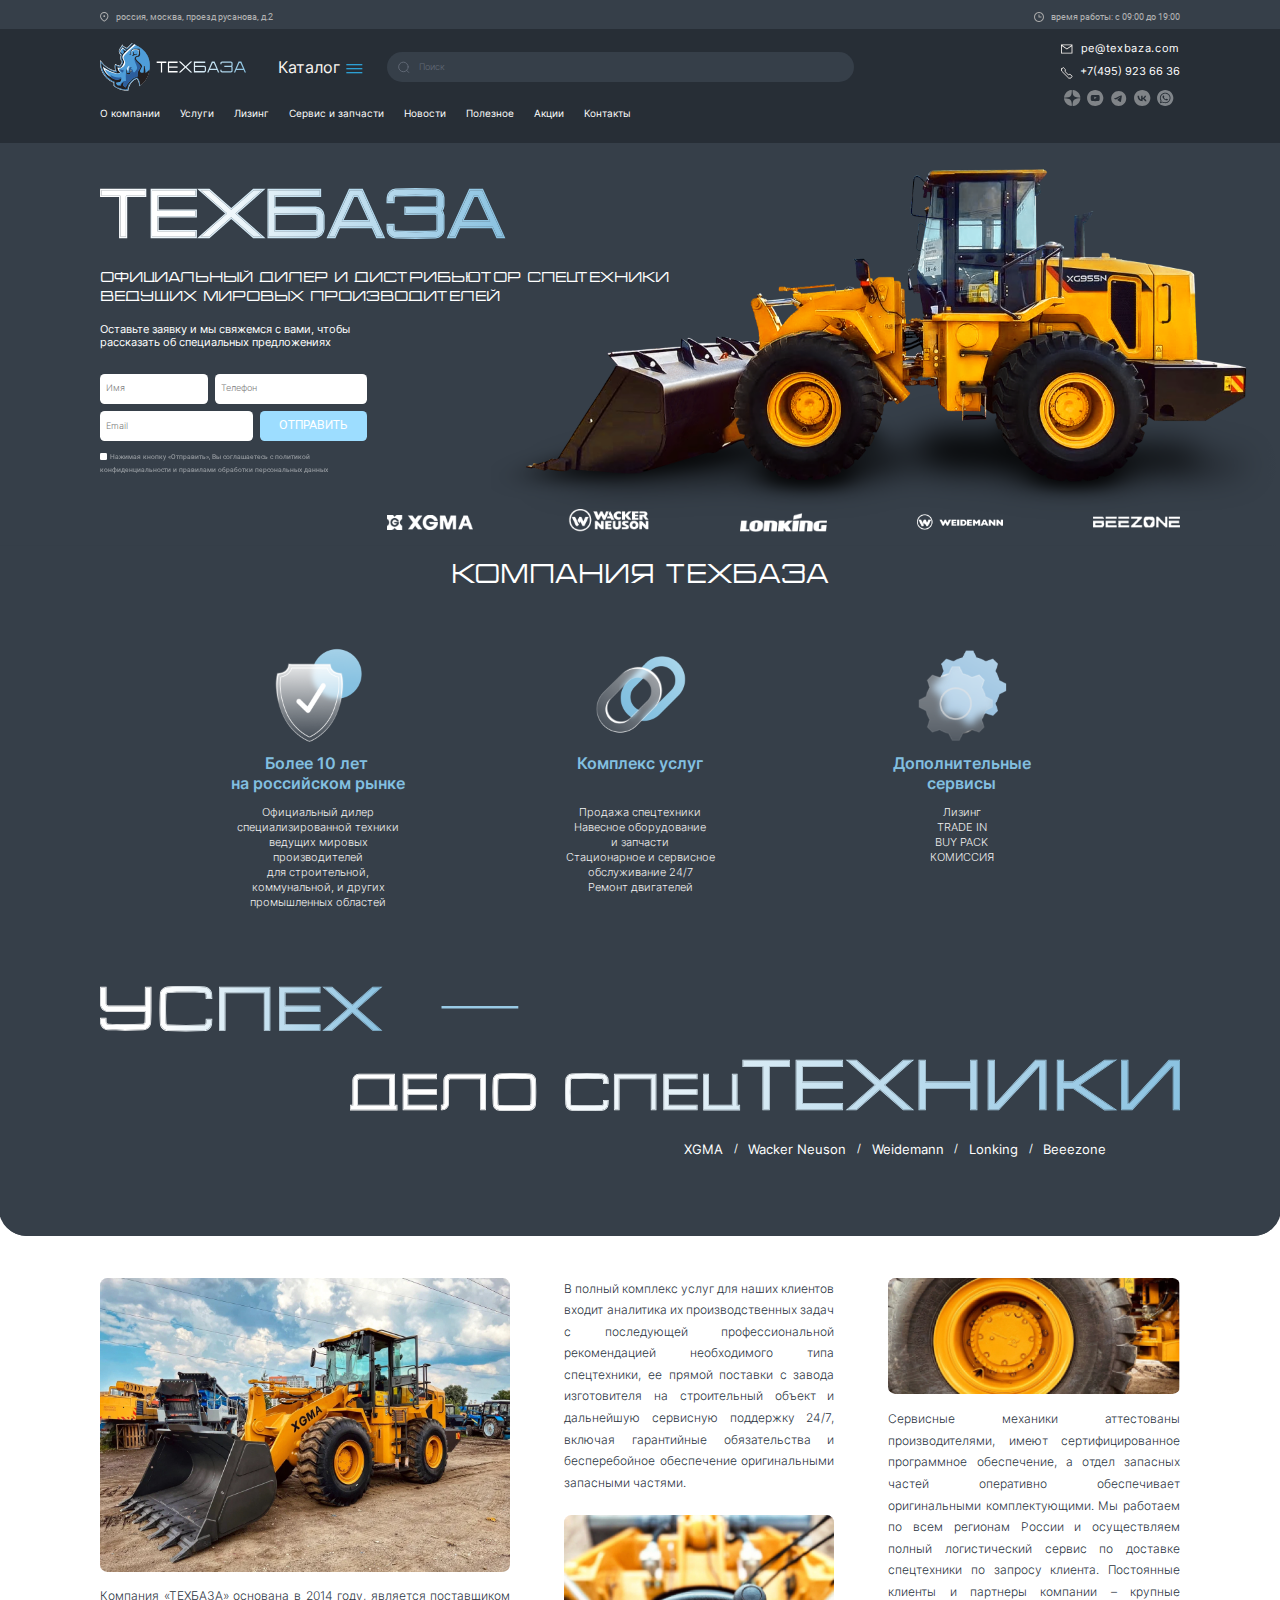
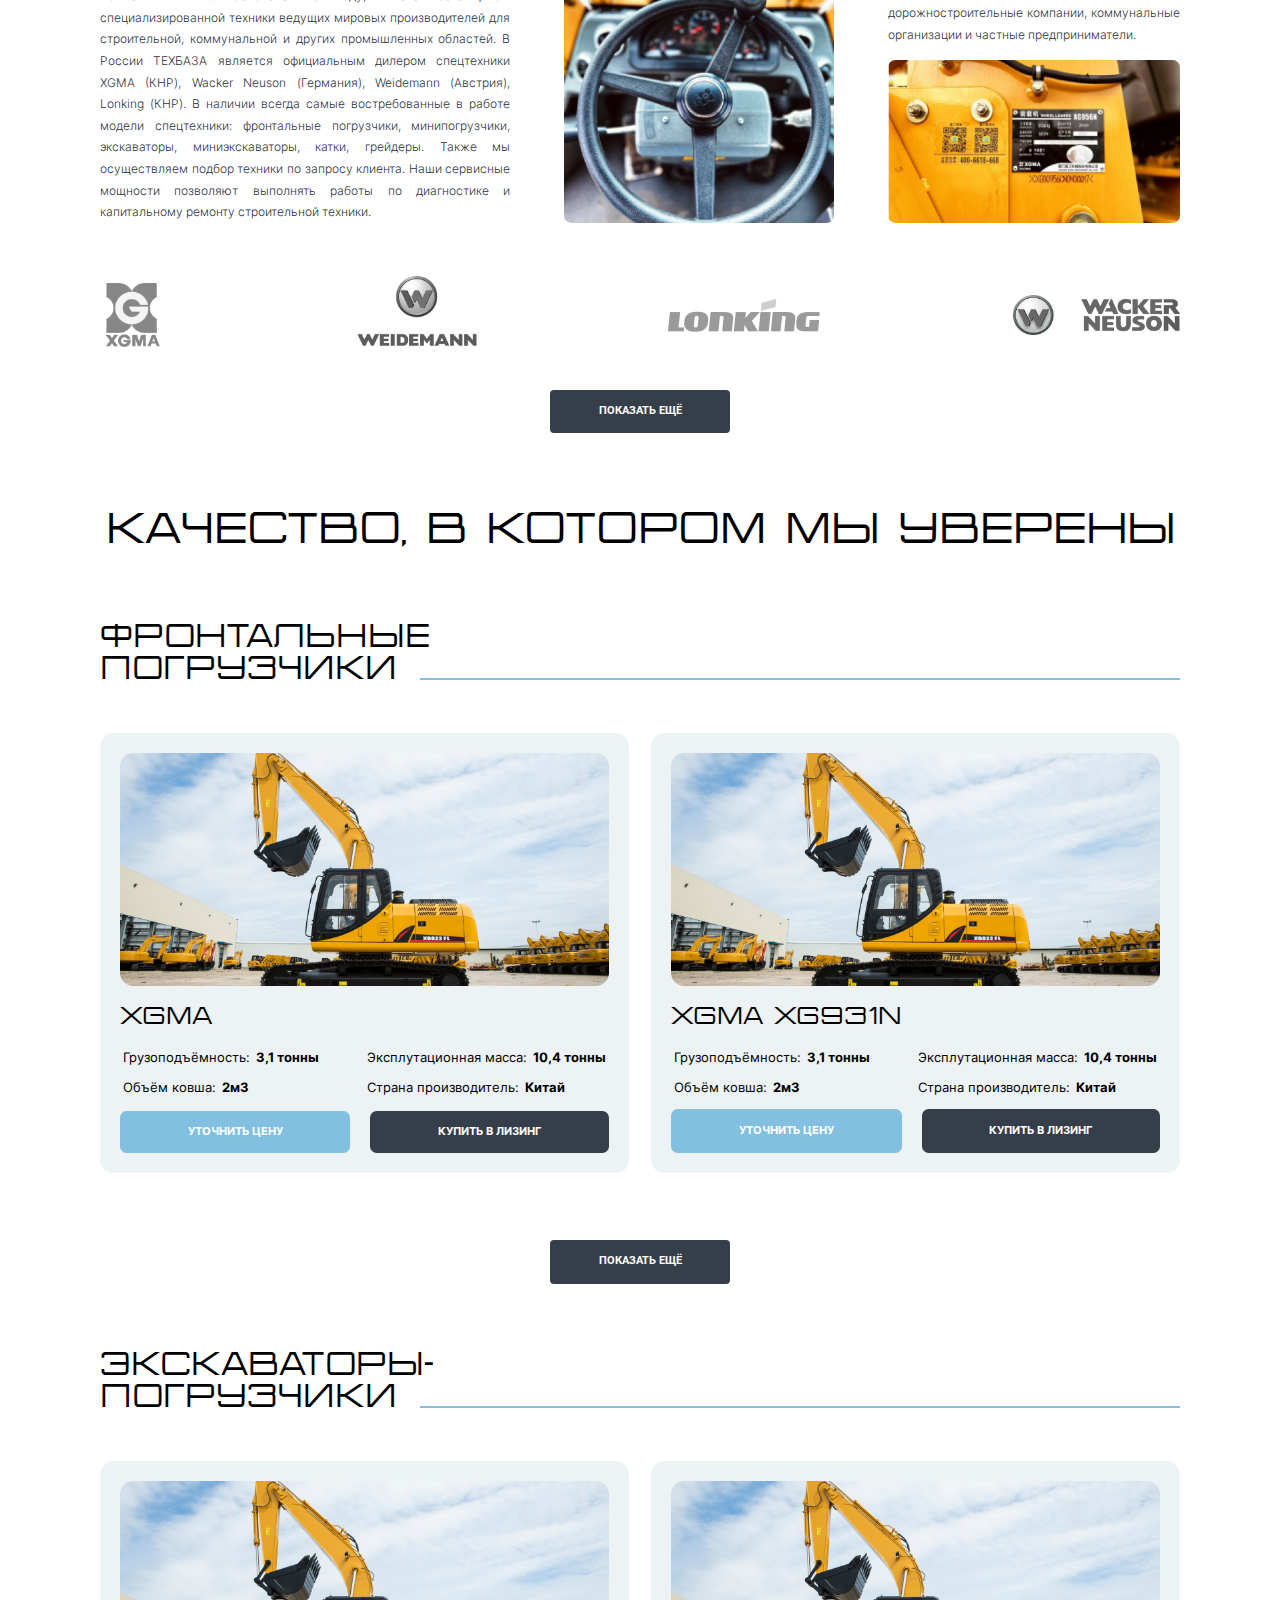
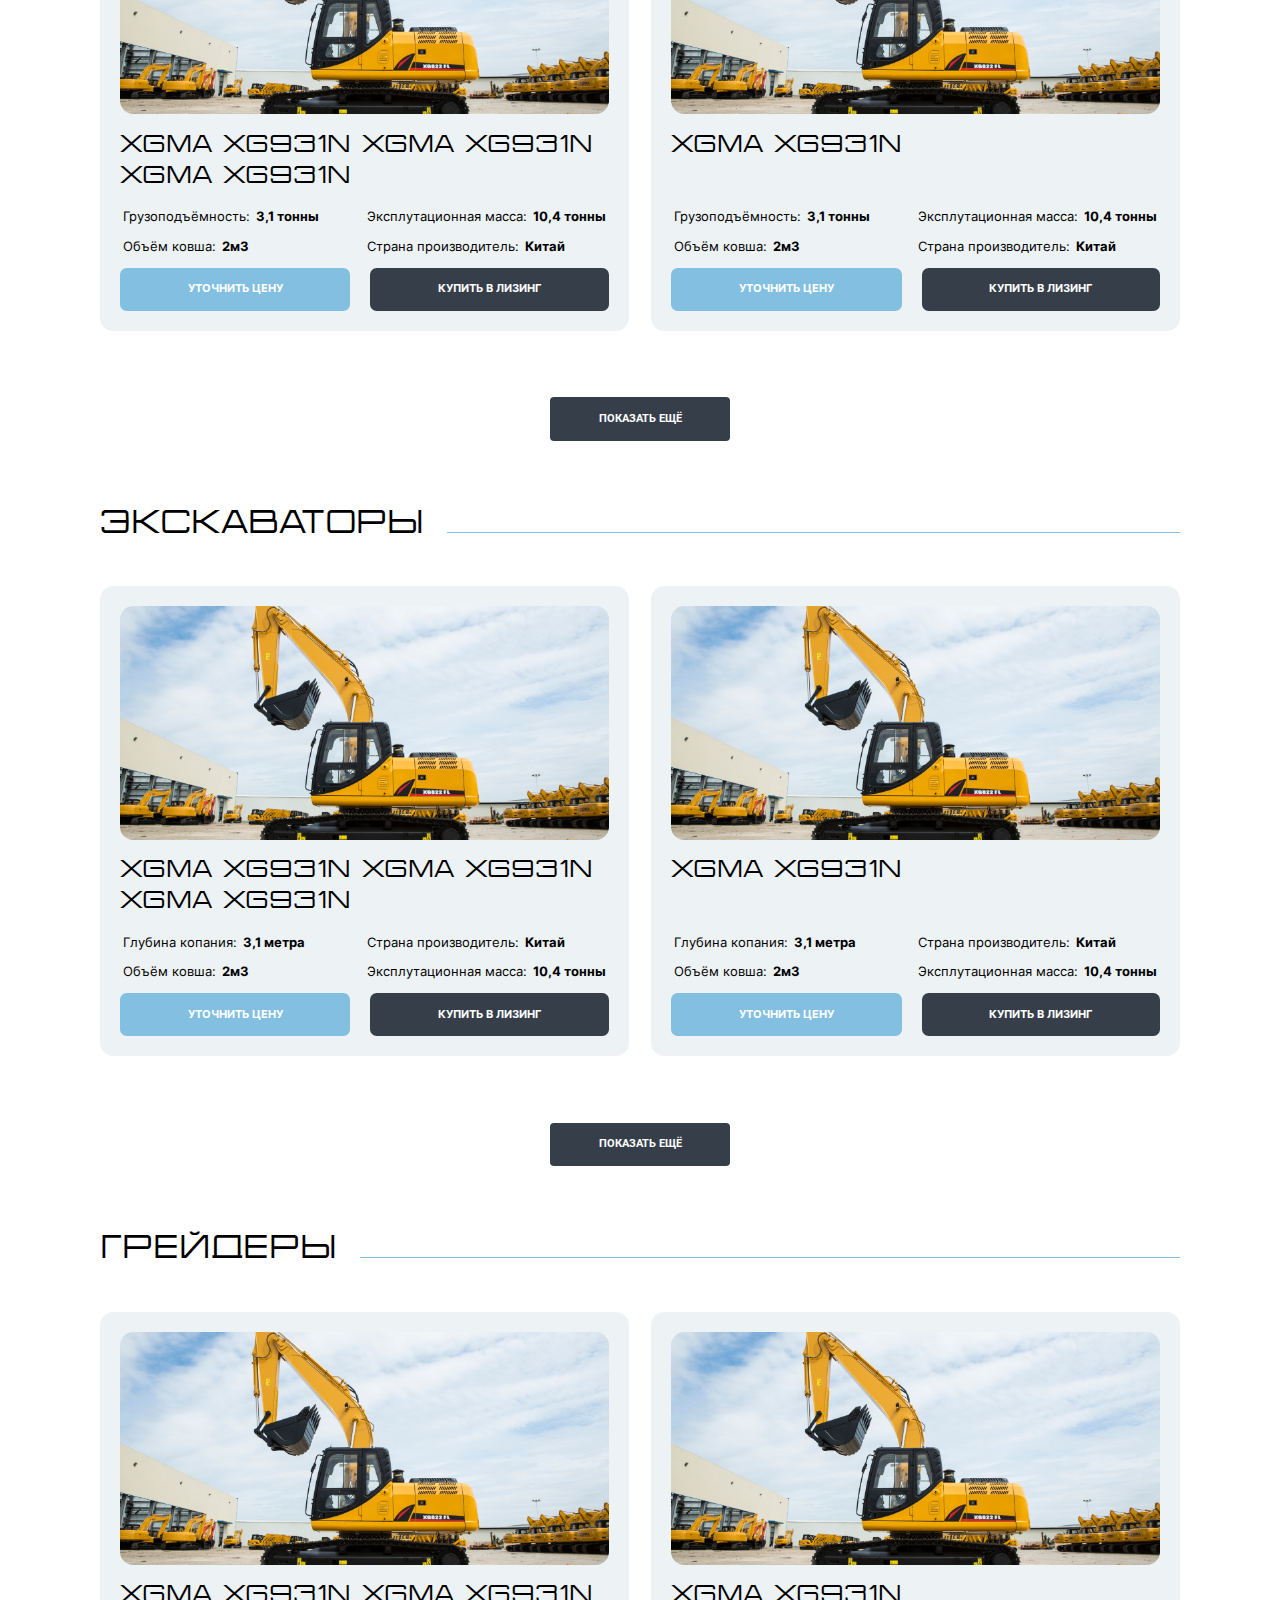
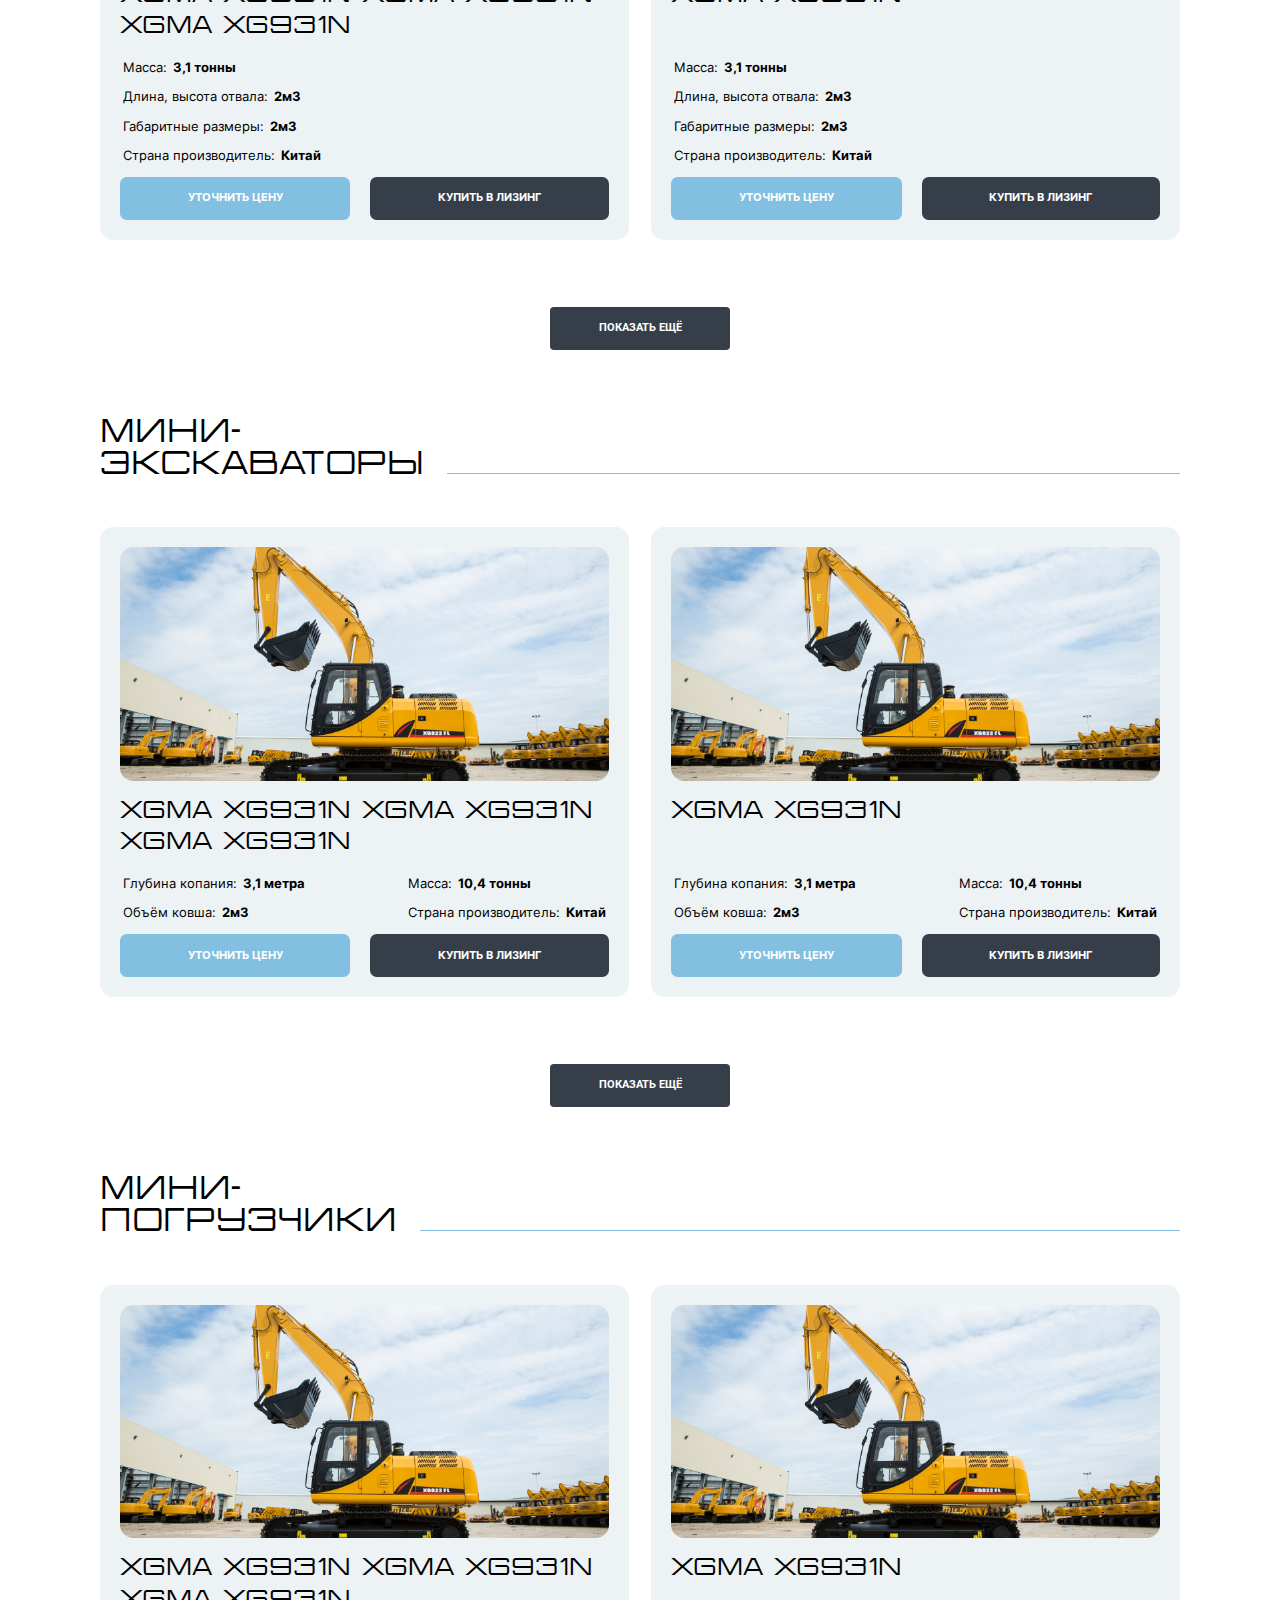
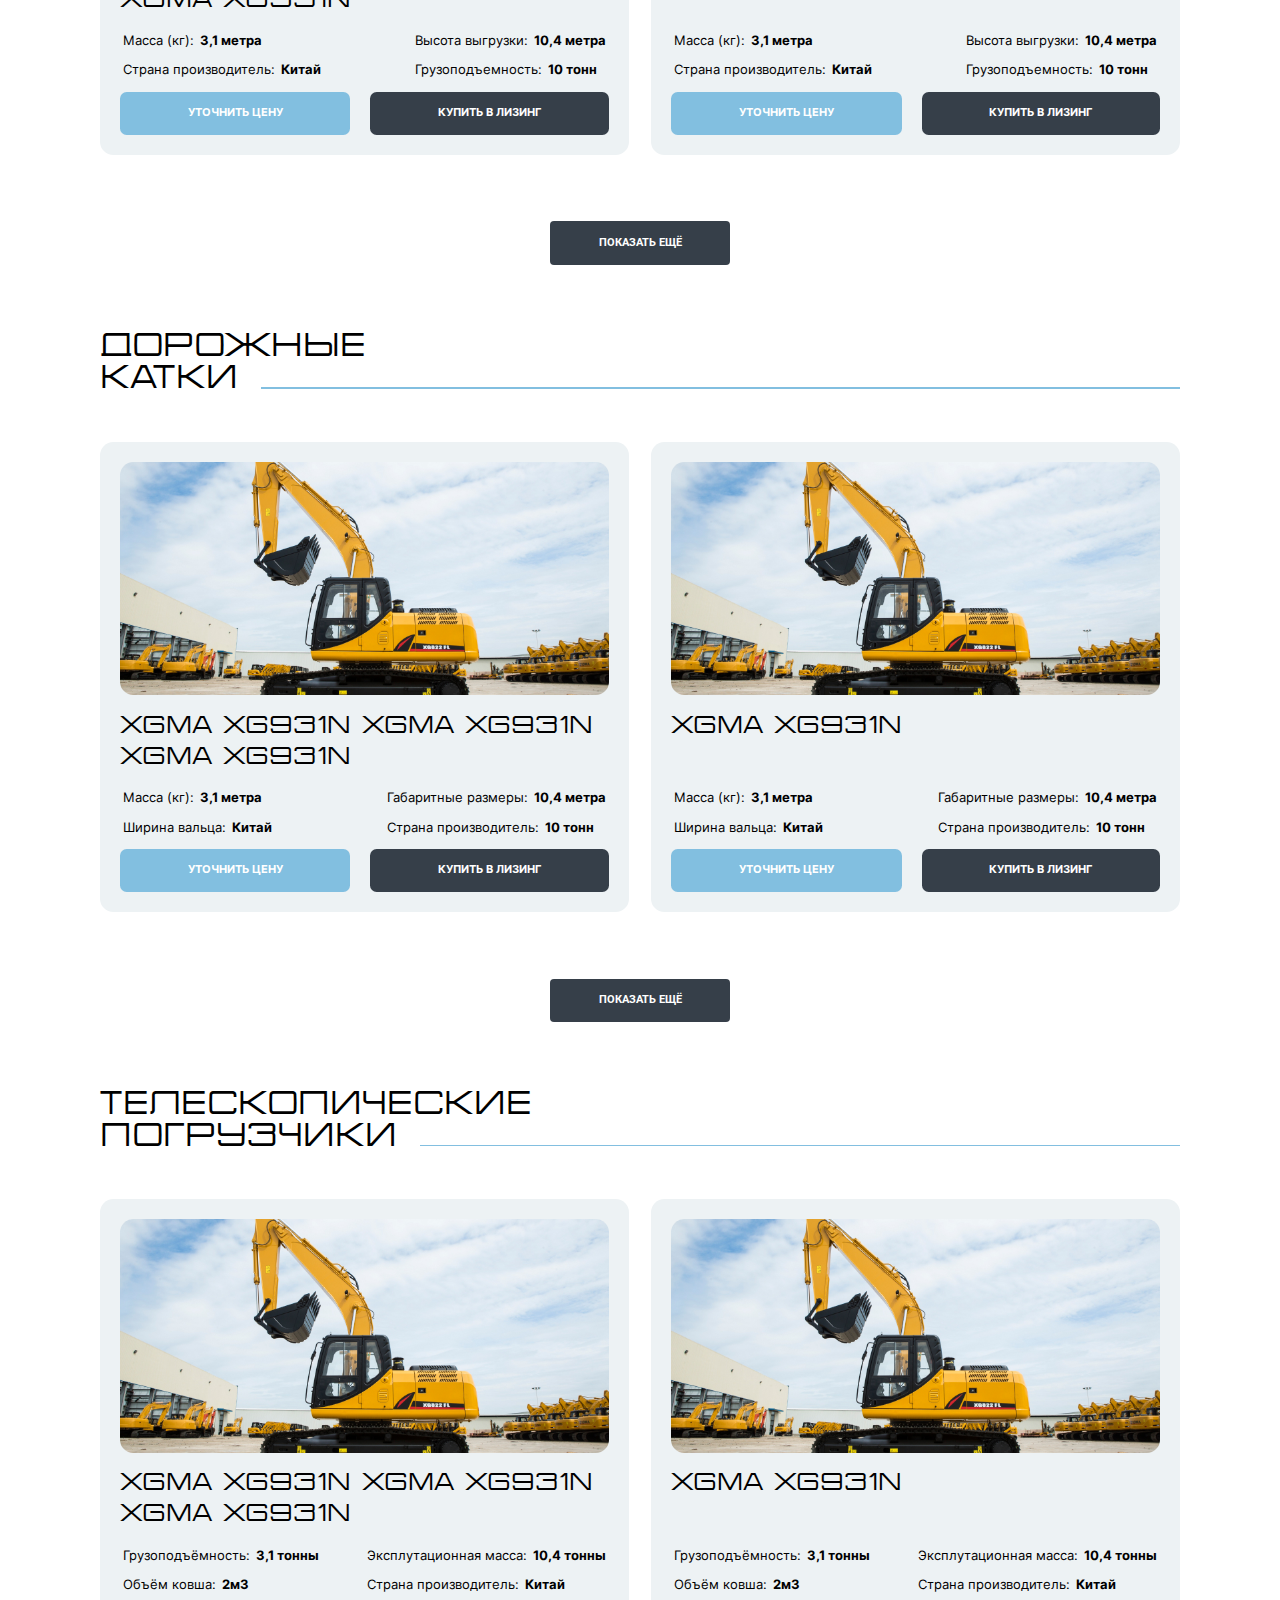
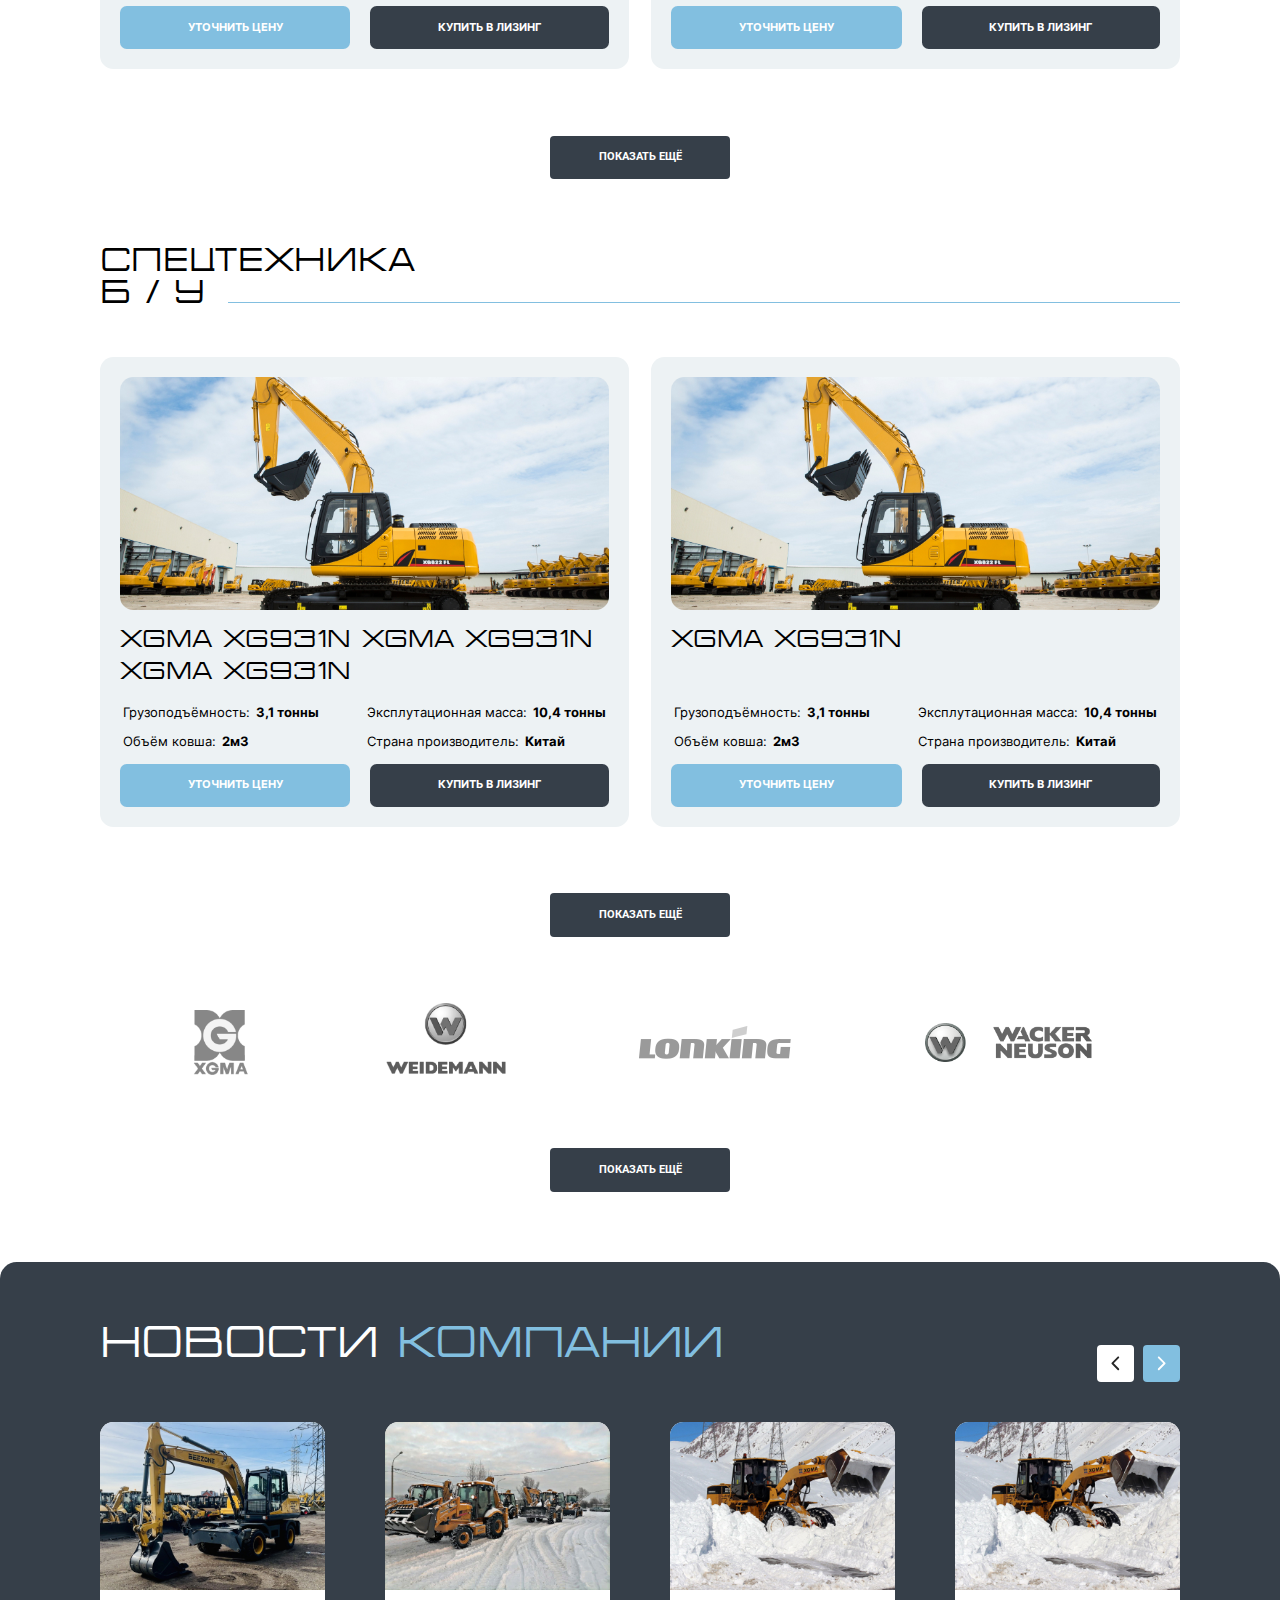
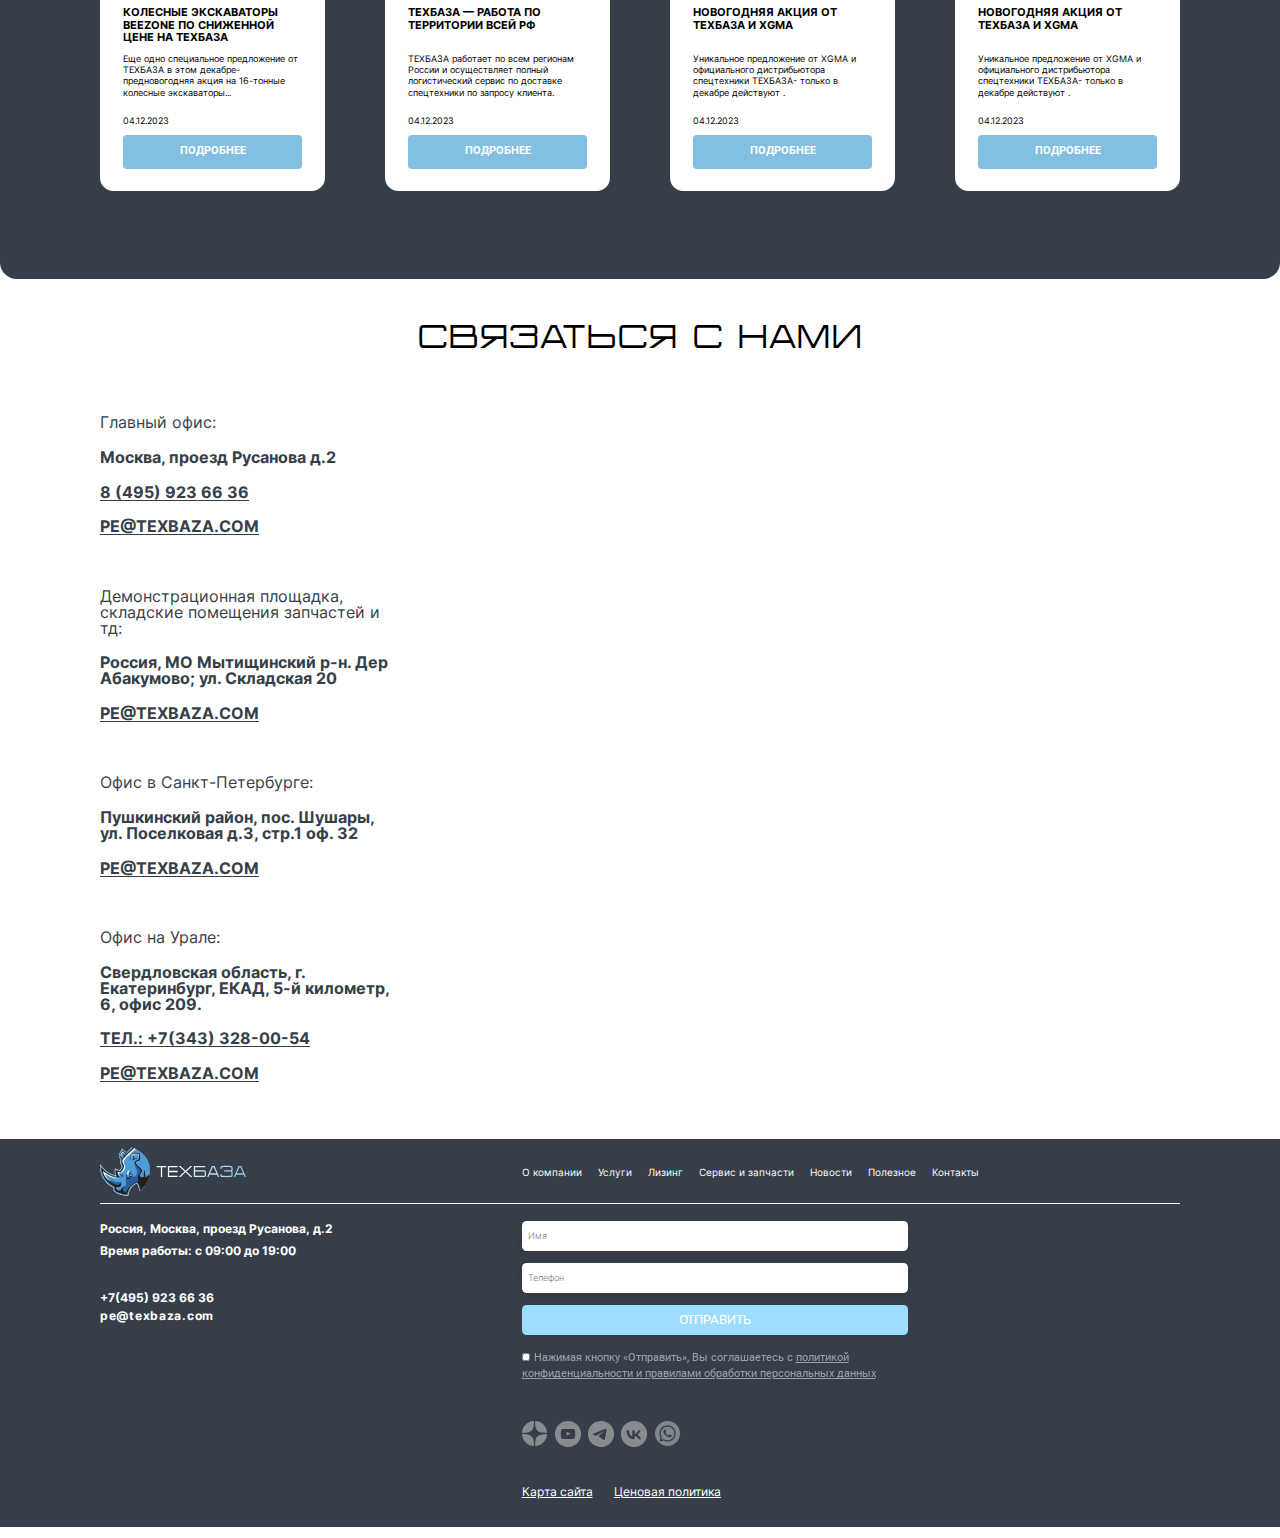
<file: index.html>
<!DOCTYPE html>
<html lang="ru">

<head>
	<meta charset="UTF-8">
	<meta name="viewport" content="width=device-width, initial-scale=1">
	<link rel="stylesheet" href="css/style.css" type="text/css">
	<title>Техбаза</title>
</head>

<body>
	<div class="wrapper">
		<header class="header">
			<div class="header__top">
				<div class="container header__inner">
					<div class="header__address">Россия, Москва, проезд русанова, д.2</div>
					<div class="header__time">Время работы: c 09:00 до 19:00</div>
				</div>
			</div>
			<div class="header__bottom">
				<div class="container header__inner">
					<div class="w-full">
						<div class="w-full row-center">
							<a href="/" class="header__logo">
								<img src="img/logo.svg" alt="logo">
							</a>
							<a href="/catalog.html" class="header__catalog-link">Каталог</a>
							<button class="header__catalog-burger" aria-label="Кнопка каталога" title="Открыть каталог"
								onclick="toggleNav()">
								<svg xmlns="http://www.w3.org/2000/svg" width="28" height="29" viewBox="0 0 28 29"
									fill="none">
									<path d="M2 13.5H26V15.5H2V13.5Z" fill="#2D9FD3" />
									<path d="M2 7.5H26V9.5H2V7.5Z" fill="#2D9FD3" />
									<path d="M2 19.5H26V21.5H2V19.5Z" fill="#2D9FD3" />
								</svg>
							</button>
							<form class="header__form">
								<input type="search" name="s" placeholder="Поиск" class="header__search">
								<button class="header__form-close" type="reset" aria-label="Очистить форму"
									title="Очистить форму"></button>
							</form>
						</div>
						<nav class="header__nav">
							<ul>
								<li>
									<a href="#">О компании</a>
								</li>
								<li>
									<a href="/lizing.html">Услуги</a>
								</li>
								<li>
									<a href="#">Лизинг</a>
								</li>
								<li>
									<a href="#">Сервис и запчасти</a>
								</li>
								<li>
									<a href="#">Новости</a>
								</li>
								<li>
									<a href="#">Полезное</a>
								</li>
								<li>
									<a href="#">Акции</a>
								</li>
								<li>
									<a href="#">Контакты</a>
								</li>
							</ul>
						</nav>
					</div>
					<div class="header__contacts">
						<a class="header__email" href="mailto:pe@texbaza.com">pe@texbaza.com</a>
						<a class="header__tel" href="tel:+74959236636">+7(495) 923 66 36</a>
						<div class="header__social">
							<ul class="social">
								<li class="social__item">
									<a class="social__elem" href="#" aria-label="link to social page"
										title="go to social page"
										style="--icon-decor: url('data:image/svg+xml,%3Csvg width=%2726%27 height=%2725%27 viewBox=%270 0 26 25%27 fill=%27none%27 xmlns=%27http://www.w3.org/2000/svg%27%3E%3Cpath d=%27M13.0976 22.9163C13.2076 21.3379 13.3121 19.7632 13.7411 18.2295C14.4426 15.7275 16.1737 14.3413 18.6044 13.7013C20.5034 13.2013 22.4472 13.0931 24.3985 13.0502C24.8779 13.039 25.0869 13.2834 25.0365 13.789C24.7828 16.3544 23.8221 18.6307 22.1581 20.5953C20.0669 23.0675 17.3918 24.5022 14.1907 24.9649C14.0508 24.9855 13.9072 24.9948 13.7654 24.9985C13.3251 25.0116 13.1069 24.8119 13.0976 24.366C13.0901 23.8847 13.0976 23.4014 13.0976 22.9163Z%27 fill=%27%23D9D9D9%27 fill-opacity=%270.5%27/%3E%3Cpath d=%27M13.0991 2.09236C13.0991 1.69495 13.1047 1.29568 13.0972 0.898273C13.0823 0.10719 13.2558 -0.0719234 14.0542 0.0232305C16.3525 0.297498 18.4287 1.13336 20.2494 2.5644C22.9469 4.68577 24.5195 7.46389 25.0101 10.8577C25.0325 11.0126 25.0418 11.1693 25.0474 11.326C25.0623 11.7085 24.8571 11.9492 24.4934 11.9417C22.2156 11.8969 19.9454 11.7831 17.7609 11.0256C15.2537 10.1562 13.9404 8.30908 13.5114 5.77911C13.3062 4.56263 13.2166 3.32563 13.073 2.09796C13.0842 2.09609 13.0917 2.09423 13.0991 2.09236Z%27 fill=%27%23D9D9D9%27 fill-opacity=%270.5%27/%3E%3Cpath d=%27M12.0053 2.00299C11.8337 3.35567 11.7218 4.71955 11.4792 6.05916C10.9606 8.91378 9.19032 10.6042 6.41452 11.3094C4.53973 11.7871 2.62577 11.9046 0.702475 11.9475C0.204397 11.9587 0.00479285 11.7199 0.0588912 11.1751C0.306998 8.68616 1.2304 6.46777 2.81977 4.54043C4.92215 1.9918 7.62893 0.504787 10.8954 0.0346148C11.0222 0.0159571 11.1509 0.00849408 11.2778 0.00476255C11.7404 -0.0101636 11.9381 0.16895 11.9475 0.627927C11.9568 1.08317 11.9493 1.53842 11.9493 1.99367C11.968 1.99553 11.9866 1.99926 12.0053 2.00299Z%27 fill=%27%23D9D9D9%27 fill-opacity=%270.5%27/%3E%3Cpath d=%27M11.948 23.0451C11.948 23.4575 11.948 23.8698 11.948 24.284C11.9462 24.8493 11.7559 25.0471 11.1981 24.9911C8.98383 24.7672 6.96727 23.9967 5.17642 22.6813C2.29242 20.5599 0.609775 17.7053 0.0855803 14.166C0.0594638 13.9831 0.0464056 13.7966 0.048271 13.6118C0.0501365 13.2723 0.242279 13.0484 0.568735 13.0558C3.01809 13.1118 5.46744 13.2051 7.77874 14.1622C9.88298 15.0336 11.0452 16.6792 11.4593 18.8509C11.7223 20.2297 11.8324 21.6365 12.0115 23.0321C11.991 23.0377 11.9704 23.0414 11.948 23.0451Z%27 fill=%27%23D9D9D9%27 fill-opacity=%270.5%27/%3E%3C/svg%3E%0A'); --icon-hover: url('data:image/svg+xml,%3Csvg width=%2726%27 height=%2725%27 viewBox=%270 0 26 25%27 fill=%27none%27 xmlns=%27http://www.w3.org/2000/svg%27%3E%3Cpath d=%27M13.0976 22.9163C13.2076 21.3379 13.3121 19.7632 13.7411 18.2295C14.4426 15.7275 16.1737 14.3413 18.6044 13.7013C20.5034 13.2013 22.4472 13.0931 24.3985 13.0502C24.8779 13.039 25.0869 13.2834 25.0365 13.789C24.7828 16.3544 23.8221 18.6307 22.1581 20.5953C20.0669 23.0675 17.3918 24.5022 14.1907 24.9649C14.0508 24.9855 13.9072 24.9948 13.7654 24.9985C13.3251 25.0116 13.1069 24.8119 13.0976 24.366C13.0901 23.8847 13.0976 23.4014 13.0976 22.9163Z%27 fill=%27%23D9D9D9%27 /%3E%3Cpath d=%27M13.0991 2.09236C13.0991 1.69495 13.1047 1.29568 13.0972 0.898273C13.0823 0.10719 13.2558 -0.0719234 14.0542 0.0232305C16.3525 0.297498 18.4287 1.13336 20.2494 2.5644C22.9469 4.68577 24.5195 7.46389 25.0101 10.8577C25.0325 11.0126 25.0418 11.1693 25.0474 11.326C25.0623 11.7085 24.8571 11.9492 24.4934 11.9417C22.2156 11.8969 19.9454 11.7831 17.7609 11.0256C15.2537 10.1562 13.9404 8.30908 13.5114 5.77911C13.3062 4.56263 13.2166 3.32563 13.073 2.09796C13.0842 2.09609 13.0917 2.09423 13.0991 2.09236Z%27 fill=%27%23D9D9D9%27 /%3E%3Cpath d=%27M12.0053 2.00299C11.8337 3.35567 11.7218 4.71955 11.4792 6.05916C10.9606 8.91378 9.19032 10.6042 6.41452 11.3094C4.53973 11.7871 2.62577 11.9046 0.702475 11.9475C0.204397 11.9587 0.00479285 11.7199 0.0588912 11.1751C0.306998 8.68616 1.2304 6.46777 2.81977 4.54043C4.92215 1.9918 7.62893 0.504787 10.8954 0.0346148C11.0222 0.0159571 11.1509 0.00849408 11.2778 0.00476255C11.7404 -0.0101636 11.9381 0.16895 11.9475 0.627927C11.9568 1.08317 11.9493 1.53842 11.9493 1.99367C11.968 1.99553 11.9866 1.99926 12.0053 2.00299Z%27 fill=%27%23D9D9D9%27 /%3E%3Cpath d=%27M11.948 23.0451C11.948 23.4575 11.948 23.8698 11.948 24.284C11.9462 24.8493 11.7559 25.0471 11.1981 24.9911C8.98383 24.7672 6.96727 23.9967 5.17642 22.6813C2.29242 20.5599 0.609775 17.7053 0.0855803 14.166C0.0594638 13.9831 0.0464056 13.7966 0.048271 13.6118C0.0501365 13.2723 0.242279 13.0484 0.568735 13.0558C3.01809 13.1118 5.46744 13.2051 7.77874 14.1622C9.88298 15.0336 11.0452 16.6792 11.4593 18.8509C11.7223 20.2297 11.8324 21.6365 12.0115 23.0321C11.991 23.0377 11.9704 23.0414 11.948 23.0451Z%27 fill=%27%23D9D9D9%27 /%3E%3C/svg%3E%0A')"></a>
								</li>
								<li class="social__item">
									<a class="social__elem" href="#" aria-label="link to social page"
										title="go to social page"
										style="--icon-decor: url('data:image/svg+xml,%3Csvg width=%2726%27 height=%2725%27 viewBox=%270 0 26 25%27 fill=%27none%27 xmlns=%27http://www.w3.org/2000/svg%27%3E%3Cpath d=%27M12.5602 1.8677e-06C19.444 0.00373321 25.0555 5.61567 25.0481 12.4925C25.0406 19.4086 19.431 25.0112 12.5229 25C5.61859 24.9888 0.0369193 19.3694 0.0481125 12.444C0.0593057 5.58395 5.67828 -0.00372947 12.5602 1.8677e-06ZM12.577 17.4347C14.1683 17.3731 15.7951 17.3228 17.4218 17.2407C18.1885 17.2033 18.7426 16.806 19.0168 16.0784C19.125 15.7929 19.2034 15.4869 19.2444 15.1847C19.4179 13.9384 19.4291 12.6847 19.3769 11.431C19.3508 10.791 19.2948 10.1474 19.1903 9.51492C19.0243 8.5 18.5094 7.94962 17.6289 7.77612C17.4143 7.73321 17.1923 7.71641 16.9741 7.71268C14.9071 7.67537 12.8401 7.625 10.773 7.6194C9.73208 7.61753 8.69112 7.68843 7.65015 7.75559C6.94685 7.80037 6.40771 8.14365 6.12788 8.80597C5.99729 9.11753 5.90028 9.45335 5.85364 9.78731C5.66709 11.0728 5.66336 12.3694 5.72306 13.6623C5.75477 14.3507 5.82006 15.0448 5.96184 15.7183C6.17078 16.7034 6.77522 17.1978 7.78074 17.25C9.36457 17.3302 10.9521 17.375 12.577 17.4347Z%27 fill=%27%23D9D9D9%27 fill-opacity=%270.5%27/%3E%3Cpath d=%27M11.2002 10.373C12.424 11.0167 13.6198 11.6473 14.866 12.3021C13.6254 12.9551 12.424 13.5876 11.2002 14.2331C11.2002 12.9383 11.2002 11.6809 11.2002 10.373Z%27 fill=%27%23D9D9D9%27 fill-opacity=%270.5%27/%3E%3C/svg%3E'); --icon-hover: url('data:image/svg+xml,%3Csvg width=%2726%27 height=%2725%27 viewBox=%270 0 26 25%27 fill=%27none%27 xmlns=%27http://www.w3.org/2000/svg%27%3E%3Cpath d=%27M12.5602 1.8677e-06C19.444 0.00373321 25.0555 5.61567 25.0481 12.4925C25.0406 19.4086 19.431 25.0112 12.5229 25C5.61859 24.9888 0.0369193 19.3694 0.0481125 12.444C0.0593057 5.58395 5.67828 -0.00372947 12.5602 1.8677e-06ZM12.577 17.4347C14.1683 17.3731 15.7951 17.3228 17.4218 17.2407C18.1885 17.2033 18.7426 16.806 19.0168 16.0784C19.125 15.7929 19.2034 15.4869 19.2444 15.1847C19.4179 13.9384 19.4291 12.6847 19.3769 11.431C19.3508 10.791 19.2948 10.1474 19.1903 9.51492C19.0243 8.5 18.5094 7.94962 17.6289 7.77612C17.4143 7.73321 17.1923 7.71641 16.9741 7.71268C14.9071 7.67537 12.8401 7.625 10.773 7.6194C9.73208 7.61753 8.69112 7.68843 7.65015 7.75559C6.94685 7.80037 6.40771 8.14365 6.12788 8.80597C5.99729 9.11753 5.90028 9.45335 5.85364 9.78731C5.66709 11.0728 5.66336 12.3694 5.72306 13.6623C5.75477 14.3507 5.82006 15.0448 5.96184 15.7183C6.17078 16.7034 6.77522 17.1978 7.78074 17.25C9.36457 17.3302 10.9521 17.375 12.577 17.4347Z%27 fill=%27%23D9D9D9%27 /%3E%3Cpath d=%27M11.2002 10.373C12.424 11.0167 13.6198 11.6473 14.866 12.3021C13.6254 12.9551 12.424 13.5876 11.2002 14.2331C11.2002 12.9383 11.2002 11.6809 11.2002 10.373Z%27 fill=%27%23D9D9D9%27 /%3E%3C/svg%3E')"></a>
								</li>
								<li class="social__item">
									<a class="social__elem" href="#" aria-label="link to social page"
										title="go to social page"
										style="--icon-decor: url('data:image/svg+xml,%3Csvg width=%2726%27 height=%2725%27 viewBox=%270 0 26 25%27 fill=%27none%27 xmlns=%27http://www.w3.org/2000/svg%27%3E%3Cpath d=%27M12.5606 2.32797e-06C5.67727 -0.00416434 0.0585269 5.58542 0.0481103 12.4437C0.0376936 19.3708 5.61894 24.9896 12.5231 25C19.4314 25.0104 25.0418 19.4104 25.0481 12.4937C25.0564 5.61666 19.4439 0.00208566 12.5606 2.32797e-06ZM17.6793 8.91458C17.4585 10.7208 17.1627 12.5146 16.8564 14.3083C16.7023 15.2167 16.5356 16.125 16.3752 17.0333C16.3398 17.2312 16.2898 17.425 16.2168 17.6125C16.1627 17.75 16.0981 17.8792 16.0064 17.9958C15.8689 18.1729 15.6918 18.2667 15.4627 18.2667C15.2418 18.2667 15.0356 18.2146 14.8377 18.125C14.6398 18.0354 14.4606 17.9146 14.2814 17.7937C13.2564 17.0979 12.2314 16.4042 11.2064 15.7104C11.0898 15.6312 10.9689 15.5562 10.8564 15.4729C10.7669 15.4062 10.6835 15.3292 10.5981 15.2542C10.5731 15.2312 10.5523 15.2062 10.5314 15.1812C10.3377 14.9458 10.3189 14.7208 10.4898 14.4687C10.5627 14.3583 10.6502 14.2542 10.746 14.1625C11.1148 13.8021 11.4877 13.4437 11.8606 13.0875C12.3481 12.6271 12.8398 12.1729 13.3252 11.7083C13.6543 11.3937 13.9731 11.0708 14.296 10.75C14.371 10.6729 14.4377 10.5875 14.5085 10.5062C14.5627 10.4437 14.5627 10.3708 14.5377 10.2958C14.5168 10.2312 14.471 10.1937 14.4023 10.1875C14.3231 10.1792 14.2481 10.1896 14.1793 10.2312C14.0481 10.3125 13.9148 10.3896 13.7856 10.475C12.6523 11.2271 11.521 11.9771 10.3898 12.7312C9.97102 13.0104 9.55435 13.2937 9.1356 13.575C8.95019 13.7 8.75435 13.8062 8.54602 13.8917C8.20227 14.0333 7.8481 14.0458 7.48769 13.975C7.01894 13.8812 6.55852 13.75 6.10435 13.6062C5.83977 13.5229 5.57519 13.4375 5.31269 13.3479C5.20644 13.3104 5.10227 13.2646 5.00436 13.2104C4.93561 13.1729 4.87102 13.1229 4.81686 13.0646C4.71269 12.9542 4.70019 12.8021 4.77936 12.6729C4.81061 12.6229 4.85019 12.5792 4.89394 12.5375C5.00436 12.4354 5.13144 12.3562 5.26685 12.2937C5.4981 12.1875 5.73144 12.0854 5.96477 11.9854C7.56894 11.2896 9.1731 10.5917 10.7814 9.9C12.296 9.24791 13.8168 8.61041 15.3523 8.00833C15.7189 7.86458 16.0898 7.7375 16.4627 7.6125C16.6168 7.56041 16.7814 7.53125 16.9418 7.50208C17.0939 7.475 17.2439 7.49166 17.3898 7.54375C17.5606 7.60625 17.671 7.725 17.7043 7.90208C17.7273 8.02291 17.7335 8.14583 17.7481 8.27291C17.7252 8.48125 17.7064 8.69791 17.6793 8.91458Z%27 fill=%27%23D9D9D9%27 fill-opacity=%270.5%27/%3E%3C/svg%3E%0A'); --icon-hover: url('data:image/svg+xml,%3Csvg width=%2726%27 height=%2725%27 viewBox=%270 0 26 25%27 fill=%27none%27 xmlns=%27http://www.w3.org/2000/svg%27%3E%3Cpath d=%27M12.5606 2.32797e-06C5.67727 -0.00416434 0.0585269 5.58542 0.0481103 12.4437C0.0376936 19.3708 5.61894 24.9896 12.5231 25C19.4314 25.0104 25.0418 19.4104 25.0481 12.4937C25.0564 5.61666 19.4439 0.00208566 12.5606 2.32797e-06ZM17.6793 8.91458C17.4585 10.7208 17.1627 12.5146 16.8564 14.3083C16.7023 15.2167 16.5356 16.125 16.3752 17.0333C16.3398 17.2312 16.2898 17.425 16.2168 17.6125C16.1627 17.75 16.0981 17.8792 16.0064 17.9958C15.8689 18.1729 15.6918 18.2667 15.4627 18.2667C15.2418 18.2667 15.0356 18.2146 14.8377 18.125C14.6398 18.0354 14.4606 17.9146 14.2814 17.7937C13.2564 17.0979 12.2314 16.4042 11.2064 15.7104C11.0898 15.6312 10.9689 15.5562 10.8564 15.4729C10.7669 15.4062 10.6835 15.3292 10.5981 15.2542C10.5731 15.2312 10.5523 15.2062 10.5314 15.1812C10.3377 14.9458 10.3189 14.7208 10.4898 14.4687C10.5627 14.3583 10.6502 14.2542 10.746 14.1625C11.1148 13.8021 11.4877 13.4437 11.8606 13.0875C12.3481 12.6271 12.8398 12.1729 13.3252 11.7083C13.6543 11.3937 13.9731 11.0708 14.296 10.75C14.371 10.6729 14.4377 10.5875 14.5085 10.5062C14.5627 10.4437 14.5627 10.3708 14.5377 10.2958C14.5168 10.2312 14.471 10.1937 14.4023 10.1875C14.3231 10.1792 14.2481 10.1896 14.1793 10.2312C14.0481 10.3125 13.9148 10.3896 13.7856 10.475C12.6523 11.2271 11.521 11.9771 10.3898 12.7312C9.97102 13.0104 9.55435 13.2937 9.1356 13.575C8.95019 13.7 8.75435 13.8062 8.54602 13.8917C8.20227 14.0333 7.8481 14.0458 7.48769 13.975C7.01894 13.8812 6.55852 13.75 6.10435 13.6062C5.83977 13.5229 5.57519 13.4375 5.31269 13.3479C5.20644 13.3104 5.10227 13.2646 5.00436 13.2104C4.93561 13.1729 4.87102 13.1229 4.81686 13.0646C4.71269 12.9542 4.70019 12.8021 4.77936 12.6729C4.81061 12.6229 4.85019 12.5792 4.89394 12.5375C5.00436 12.4354 5.13144 12.3562 5.26685 12.2937C5.4981 12.1875 5.73144 12.0854 5.96477 11.9854C7.56894 11.2896 9.1731 10.5917 10.7814 9.9C12.296 9.24791 13.8168 8.61041 15.3523 8.00833C15.7189 7.86458 16.0898 7.7375 16.4627 7.6125C16.6168 7.56041 16.7814 7.53125 16.9418 7.50208C17.0939 7.475 17.2439 7.49166 17.3898 7.54375C17.5606 7.60625 17.671 7.725 17.7043 7.90208C17.7273 8.02291 17.7335 8.14583 17.7481 8.27291C17.7252 8.48125 17.7064 8.69791 17.6793 8.91458Z%27 fill=%27%23D9D9D9%27 /%3E%3C/svg%3E%0A')"></a>
								</li>
								<li class="social__item">
									<a class="social__elem" href="#" aria-label="link to social page"
										title="go to social page"
										style="--icon-decor: url('data:image/svg+xml,%3Csvg width=%2726%27 height=%2725%27 viewBox=%270 0 26 25%27 fill=%27none%27 xmlns=%27http://www.w3.org/2000/svg%27%3E%3Cg filter=%27url(%23filter0_b_187_3017)%27%3E%3Cpath d=%27M12.5606 2.32922e-06C5.67821 -0.00416503 0.0585287 5.58426 0.0481103 12.4437C0.0376919 19.372 5.61987 24.9896 12.5231 25C19.4326 25.0104 25.0418 19.4095 25.0481 12.4937C25.0564 5.61552 19.4451 0.00208601 12.5606 2.32922e-06ZM18.9658 17.5008C18.2511 17.5008 17.5343 17.5008 16.8196 17.5008C16.6988 17.5008 16.6905 17.4967 16.6509 17.38C16.4592 16.8382 16.1883 16.3423 15.8195 15.9006C15.3069 15.2838 14.6755 14.8421 13.9087 14.6045C13.7045 14.542 13.4878 14.5107 13.2774 14.4649C13.2545 14.4607 13.2295 14.4607 13.2065 14.4587C13.1607 14.4566 13.1357 14.4816 13.1336 14.5253C13.1294 14.5691 13.1294 14.6149 13.1294 14.6587C13.1294 15.5422 13.1294 16.4256 13.1294 17.3091C13.1294 17.5008 13.1294 17.4987 12.9336 17.5008C12.3147 17.5071 11.7021 17.455 11.0958 17.33C9.92058 17.0883 8.86832 16.5986 7.97651 15.786C7.3139 15.1838 6.80548 14.467 6.42 13.6606C6.06786 12.9271 5.82823 12.1583 5.67196 11.3623C5.56778 10.8351 5.49485 10.3017 5.46151 9.76412C5.44901 9.55159 5.4365 9.34114 5.42608 9.1286C5.424 9.10151 5.42609 9.07443 5.42817 9.04734C5.43025 9.00358 5.45526 8.97858 5.49901 8.97441C5.5261 8.97233 5.55319 8.97233 5.58028 8.97233C6.24705 8.97233 6.91592 8.97233 7.58269 8.97233C7.73689 8.97233 7.7473 8.98274 7.75564 9.14319C7.77022 9.39948 7.77856 9.65577 7.80356 9.91206C7.88483 10.7872 8.06611 11.6374 8.41616 12.4479C8.66621 13.0272 8.99543 13.5585 9.44342 14.0086C9.77472 14.342 10.154 14.6108 10.5936 14.7837C10.6728 14.815 10.7561 14.84 10.8374 14.865C10.8624 14.8733 10.8895 14.8733 10.9228 14.8775C10.9312 14.8462 10.9416 14.8212 10.9437 14.7962C10.9478 14.7525 10.9458 14.7066 10.9458 14.6629C10.9458 12.8417 10.9458 11.0206 10.9458 9.19736C10.9458 9.14944 10.9458 9.10151 10.9478 9.05359C10.9499 9.00566 10.977 8.97858 11.0249 8.97441C11.0562 8.97233 11.0874 8.97233 11.1166 8.97233C11.7292 8.97233 12.3418 8.97233 12.9544 8.97233C13.1211 8.97233 13.1253 8.97649 13.1253 9.14736C13.1253 10.1434 13.1253 11.1394 13.1253 12.1374C13.1253 12.1791 13.1232 12.2208 13.1274 12.2604C13.1336 12.3291 13.1544 12.3458 13.219 12.3396C13.2836 12.3312 13.3482 12.3187 13.4107 12.3041C13.8525 12.1979 14.238 11.9812 14.5901 11.7019C15.2298 11.1956 15.709 10.5601 16.0653 9.8308C16.182 9.59326 16.2779 9.34947 16.3591 9.09735C16.3967 8.98066 16.4029 8.97649 16.5258 8.97649C17.1655 8.97649 17.8073 8.97649 18.447 8.97649C18.4678 8.97649 18.4887 8.97649 18.5095 8.97858C18.5574 8.98066 18.5762 9.00775 18.5699 9.05359C18.5658 9.08484 18.5595 9.11402 18.5533 9.14527C18.3345 10.1496 17.8698 11.0331 17.2135 11.8186C16.8363 12.2708 16.4092 12.6688 15.9257 13.0063C15.8507 13.0584 15.7715 13.1063 15.6945 13.1584C15.6674 13.1772 15.6424 13.198 15.6028 13.2293C15.6444 13.2564 15.6694 13.2751 15.6986 13.2897C16.3175 13.6043 16.8676 14.0148 17.3551 14.5066C18.1553 15.315 18.7241 16.2631 19.0513 17.355C19.0638 17.3966 19.07 17.4404 19.0804 17.4946C19.0388 17.4946 19.0033 17.5008 18.9658 17.5008Z%27 fill=%27%23D9D9D9%27 fill-opacity=%270.5%27/%3E%3C/g%3E%3Cdefs%3E%3Cfilter id=%27filter0_b_187_3017%27 x=%27-19.9519%27 y=%27-20%27 width=%2765%27 height=%2765%27 filterUnits=%27userSpaceOnUse%27 color-interpolation-filters=%27sRGB%27%3E%3CfeFlood flood-opacity=%270%27 result=%27BackgroundImageFix%27/%3E%3CfeGaussianBlur in=%27BackgroundImageFix%27 stdDeviation=%2710%27/%3E%3CfeComposite in2=%27SourceAlpha%27 operator=%27in%27 result=%27effect1_backgroundBlur_187_3017%27/%3E%3CfeBlend mode=%27normal%27 in=%27SourceGraphic%27 in2=%27effect1_backgroundBlur_187_3017%27 result=%27shape%27/%3E%3C/filter%3E%3C/defs%3E%3C/svg%3E%0A'); --icon-hover: url('data:image/svg+xml,%3Csvg width=%2726%27 height=%2725%27 viewBox=%270 0 26 25%27 fill=%27none%27 xmlns=%27http://www.w3.org/2000/svg%27%3E%3Cg filter=%27url(%23filter0_b_187_3017)%27%3E%3Cpath d=%27M12.5606 2.32922e-06C5.67821 -0.00416503 0.0585287 5.58426 0.0481103 12.4437C0.0376919 19.372 5.61987 24.9896 12.5231 25C19.4326 25.0104 25.0418 19.4095 25.0481 12.4937C25.0564 5.61552 19.4451 0.00208601 12.5606 2.32922e-06ZM18.9658 17.5008C18.2511 17.5008 17.5343 17.5008 16.8196 17.5008C16.6988 17.5008 16.6905 17.4967 16.6509 17.38C16.4592 16.8382 16.1883 16.3423 15.8195 15.9006C15.3069 15.2838 14.6755 14.8421 13.9087 14.6045C13.7045 14.542 13.4878 14.5107 13.2774 14.4649C13.2545 14.4607 13.2295 14.4607 13.2065 14.4587C13.1607 14.4566 13.1357 14.4816 13.1336 14.5253C13.1294 14.5691 13.1294 14.6149 13.1294 14.6587C13.1294 15.5422 13.1294 16.4256 13.1294 17.3091C13.1294 17.5008 13.1294 17.4987 12.9336 17.5008C12.3147 17.5071 11.7021 17.455 11.0958 17.33C9.92058 17.0883 8.86832 16.5986 7.97651 15.786C7.3139 15.1838 6.80548 14.467 6.42 13.6606C6.06786 12.9271 5.82823 12.1583 5.67196 11.3623C5.56778 10.8351 5.49485 10.3017 5.46151 9.76412C5.44901 9.55159 5.4365 9.34114 5.42608 9.1286C5.424 9.10151 5.42609 9.07443 5.42817 9.04734C5.43025 9.00358 5.45526 8.97858 5.49901 8.97441C5.5261 8.97233 5.55319 8.97233 5.58028 8.97233C6.24705 8.97233 6.91592 8.97233 7.58269 8.97233C7.73689 8.97233 7.7473 8.98274 7.75564 9.14319C7.77022 9.39948 7.77856 9.65577 7.80356 9.91206C7.88483 10.7872 8.06611 11.6374 8.41616 12.4479C8.66621 13.0272 8.99543 13.5585 9.44342 14.0086C9.77472 14.342 10.154 14.6108 10.5936 14.7837C10.6728 14.815 10.7561 14.84 10.8374 14.865C10.8624 14.8733 10.8895 14.8733 10.9228 14.8775C10.9312 14.8462 10.9416 14.8212 10.9437 14.7962C10.9478 14.7525 10.9458 14.7066 10.9458 14.6629C10.9458 12.8417 10.9458 11.0206 10.9458 9.19736C10.9458 9.14944 10.9458 9.10151 10.9478 9.05359C10.9499 9.00566 10.977 8.97858 11.0249 8.97441C11.0562 8.97233 11.0874 8.97233 11.1166 8.97233C11.7292 8.97233 12.3418 8.97233 12.9544 8.97233C13.1211 8.97233 13.1253 8.97649 13.1253 9.14736C13.1253 10.1434 13.1253 11.1394 13.1253 12.1374C13.1253 12.1791 13.1232 12.2208 13.1274 12.2604C13.1336 12.3291 13.1544 12.3458 13.219 12.3396C13.2836 12.3312 13.3482 12.3187 13.4107 12.3041C13.8525 12.1979 14.238 11.9812 14.5901 11.7019C15.2298 11.1956 15.709 10.5601 16.0653 9.8308C16.182 9.59326 16.2779 9.34947 16.3591 9.09735C16.3967 8.98066 16.4029 8.97649 16.5258 8.97649C17.1655 8.97649 17.8073 8.97649 18.447 8.97649C18.4678 8.97649 18.4887 8.97649 18.5095 8.97858C18.5574 8.98066 18.5762 9.00775 18.5699 9.05359C18.5658 9.08484 18.5595 9.11402 18.5533 9.14527C18.3345 10.1496 17.8698 11.0331 17.2135 11.8186C16.8363 12.2708 16.4092 12.6688 15.9257 13.0063C15.8507 13.0584 15.7715 13.1063 15.6945 13.1584C15.6674 13.1772 15.6424 13.198 15.6028 13.2293C15.6444 13.2564 15.6694 13.2751 15.6986 13.2897C16.3175 13.6043 16.8676 14.0148 17.3551 14.5066C18.1553 15.315 18.7241 16.2631 19.0513 17.355C19.0638 17.3966 19.07 17.4404 19.0804 17.4946C19.0388 17.4946 19.0033 17.5008 18.9658 17.5008Z%27 fill=%27%23D9D9D9%27 /%3E%3C/g%3E%3Cdefs%3E%3Cfilter id=%27filter0_b_187_3017%27 x=%27-19.9519%27 y=%27-20%27 width=%2765%27 height=%2765%27 filterUnits=%27userSpaceOnUse%27 color-interpolation-filters=%27sRGB%27%3E%3CfeFlood flood-opacity=%270%27 result=%27BackgroundImageFix%27/%3E%3CfeGaussianBlur in=%27BackgroundImageFix%27 stdDeviation=%2710%27/%3E%3CfeComposite in2=%27SourceAlpha%27 operator=%27in%27 result=%27effect1_backgroundBlur_187_3017%27/%3E%3CfeBlend mode=%27normal%27 in=%27SourceGraphic%27 in2=%27effect1_backgroundBlur_187_3017%27 result=%27shape%27/%3E%3C/filter%3E%3C/defs%3E%3C/svg%3E%0A')"></a>
								</li>
								<li class="social__item">
									<a class="social__elem" href="#" aria-label="link to social page"
										title="go to social page"
										style="--icon-decor: url('data:image/svg+xml,%3Csvg width=%2726%27 height=%2725%27 viewBox=%270 0 26 25%27 fill=%27none%27 xmlns=%27http://www.w3.org/2000/svg%27%3E%3Cpath d=%27M12.5481 0C5.64493 0 0.0480957 5.59683 0.0480957 12.5C0.0480957 19.4032 5.64493 25 12.5481 25C19.4513 25 25.0481 19.4032 25.0481 12.5C25.0481 5.59683 19.4513 0 12.5481 0ZM20.6405 12.4428C20.6273 12.7808 20.63 13.1206 20.5956 13.456C20.5692 13.7165 20.5076 13.9754 20.4407 14.2298C20.3421 14.6056 20.2391 14.9824 20.1097 15.3486C20.0129 15.6206 19.8817 15.882 19.7479 16.1391C19.5992 16.4269 19.4433 16.713 19.2673 16.9842C19.1273 17.2007 18.9618 17.4032 18.7902 17.5968C18.5437 17.8759 18.2919 18.1523 18.0234 18.4085C17.8087 18.6136 17.5683 18.7914 17.3342 18.9745C17.1916 19.0854 17.0446 19.1937 16.8896 19.287C16.6238 19.4472 16.358 19.6127 16.0771 19.7447C15.7567 19.8952 15.4257 20.0282 15.0904 20.14C14.7752 20.2447 14.4513 20.3301 14.1247 20.3917C13.7743 20.4577 13.4161 20.4912 13.0604 20.5291C12.8166 20.5546 12.5701 20.5801 12.3254 20.5722C12.0815 20.5651 11.8386 20.515 11.5956 20.4859C11.527 20.4771 11.4565 20.4771 11.3879 20.4674C10.8694 20.3908 10.3694 20.2491 9.87028 20.0845C9.58067 19.9894 9.30602 19.8688 9.02961 19.7482C8.92662 19.7033 8.83067 19.6426 8.72855 19.596C8.68718 19.5775 8.6326 19.5634 8.59211 19.5739C8.14141 19.6963 7.69422 19.8266 7.24352 19.9481C7.01817 20.0088 6.78753 20.0502 6.56218 20.11C5.9988 20.2614 5.43718 20.4181 4.8738 20.5722C4.77433 20.5995 4.67398 20.6285 4.57274 20.6505C4.45655 20.6752 4.40901 20.618 4.4407 20.5035C4.60091 19.9384 4.76288 19.3732 4.91957 18.8063C5.10795 18.1285 5.28049 17.4454 5.48472 16.7711C5.53929 16.5889 5.52257 16.4533 5.43718 16.2949C5.29369 16.0273 5.14757 15.7579 5.04457 15.4745C4.90373 15.0898 4.80514 14.6893 4.68366 14.2975C4.43014 13.4833 4.46447 12.6444 4.4856 11.809C4.49792 11.3072 4.60707 10.8151 4.7532 10.3336C4.83859 10.0528 4.91429 9.76849 5.00848 9.49032C5.06218 9.33099 5.1326 9.17606 5.21359 9.02905C5.40725 8.67606 5.59123 8.31602 5.81658 7.98415C6.04105 7.65317 6.30074 7.34331 6.56482 7.04137C6.79105 6.78257 7.03753 6.53873 7.29193 6.30634C7.48207 6.13204 7.69422 5.97975 7.90549 5.83011C8.36148 5.50616 8.84739 5.22799 9.36324 5.01497C9.73736 4.86004 10.1282 4.74032 10.5182 4.62764C10.9328 4.50792 11.3571 4.44014 11.7893 4.38996C12.2321 4.33803 12.6749 4.33099 13.1115 4.36444C13.725 4.41021 14.3377 4.50528 14.9222 4.72359C15.2259 4.83715 15.5393 4.9243 15.8395 5.04666C16.0367 5.12676 16.218 5.24736 16.4073 5.35035C16.5058 5.40405 16.608 5.45158 16.7013 5.5132C16.9935 5.70511 17.2937 5.88644 17.5675 6.10123C17.8412 6.3169 18.1027 6.55194 18.3412 6.80546C18.6185 7.10123 18.8668 7.42342 19.1229 7.73768C19.2374 7.87852 19.3518 8.02113 19.446 8.1743C19.5631 8.3662 19.6634 8.56778 19.7646 8.76849C19.8562 8.9507 19.9521 9.13116 20.0226 9.3213C20.1396 9.64085 20.2453 9.96567 20.343 10.2914C20.4161 10.5352 20.4918 10.7826 20.5252 11.0335C20.5877 11.5 20.6203 11.9701 20.6652 12.4393C20.6573 12.4401 20.6484 12.4419 20.6405 12.4428ZM19.2074 11.1048C19.1036 10.735 19.0041 10.3627 18.8712 10.0026C18.7594 9.69982 18.6159 9.40669 18.4653 9.12148C18.3527 8.90845 18.2127 8.70775 18.071 8.51144C17.9249 8.30898 17.7673 8.11356 17.6044 7.9243C17.4918 7.79313 17.3659 7.67342 17.2391 7.55634C17.0587 7.38908 16.8782 7.22183 16.6863 7.06866C16.5296 6.94278 16.3588 6.83539 16.1916 6.72359C15.7752 6.44542 15.3254 6.23239 14.8527 6.07394C14.4759 5.94806 14.0956 5.84067 13.703 5.76408C13.3069 5.68662 12.9125 5.66989 12.5173 5.66109C12.0824 5.65141 11.6484 5.71303 11.2189 5.79489C10.6705 5.89965 10.1564 6.10387 9.65197 6.32746C9.36236 6.45599 9.09387 6.63732 8.82802 6.81338C8.56218 6.98944 8.29281 7.16725 8.05778 7.38116C7.61676 7.78169 7.20743 8.21479 6.89669 8.72975C6.73119 9.00264 6.55778 9.27201 6.41517 9.55722C6.30338 9.77993 6.24088 10.0273 6.14581 10.2588C5.90197 10.8548 5.80602 11.4842 5.76376 12.1162C5.73648 12.5317 5.78137 12.9542 5.82626 13.3706C5.85707 13.6514 5.9275 13.9322 6.012 14.2025C6.13348 14.5898 6.26376 14.9754 6.42838 15.346C6.56658 15.6567 6.76024 15.9428 6.9231 16.2438C6.9495 16.294 6.95655 16.3671 6.94334 16.4225C6.89229 16.632 6.82979 16.8398 6.77081 17.0475C6.6907 17.3257 6.60795 17.603 6.53137 17.8812C6.45038 18.1761 6.37556 18.4718 6.28841 18.8019C6.37116 18.7914 6.41341 18.7896 6.45391 18.779C6.80162 18.6937 7.15109 18.6109 7.49704 18.5185C7.86852 18.419 8.23736 18.3125 8.60619 18.2042C8.76289 18.1585 8.89757 18.1576 9.0481 18.2518C9.29193 18.4058 9.54722 18.5502 9.81306 18.6585C10.1608 18.8002 10.5208 18.9129 10.8808 19.0185C11.1405 19.0951 11.4073 19.1734 11.6757 19.1928C12.3271 19.2394 12.9821 19.2826 13.6308 19.1505C13.902 19.096 14.181 19.0651 14.4398 18.9745C14.9073 18.8125 15.3896 18.6796 15.8078 18.3961C16.019 18.2535 16.2567 18.1488 16.4583 17.9956C16.7752 17.7562 17.0807 17.5009 17.3729 17.2324C17.5631 17.0572 17.7347 16.8574 17.8905 16.6505C18.0763 16.4032 18.2576 16.147 18.4028 15.875C18.6009 15.5062 18.7814 15.125 18.9337 14.735C19.0463 14.4481 19.1168 14.1408 19.181 13.8371C19.2532 13.4965 19.3148 13.1523 19.3474 12.8055C19.3879 12.382 19.3377 11.9586 19.2823 11.5379C19.2638 11.3926 19.247 11.2456 19.2074 11.1048ZM16.424 15.4824C16.3553 15.6153 16.2268 15.7236 16.1071 15.8213C15.9768 15.9269 15.8289 16.0132 15.6828 16.0968C15.3536 16.2852 15.1493 16.3116 14.6564 16.3081C14.6546 16.3187 14.6528 16.3292 14.6511 16.3398C14.3747 16.2958 14.0921 16.2729 13.8227 16.2016C13.5789 16.1373 13.3483 16.022 13.1132 15.9261C12.9372 15.8548 12.7594 15.787 12.5912 15.6998C12.3051 15.5511 12.0146 15.4067 11.7488 15.228C11.4671 15.0387 11.2021 14.8222 10.9469 14.5977C10.652 14.338 10.3703 14.0625 10.0921 13.7835C9.96183 13.6523 9.85003 13.5009 9.73912 13.3521C9.52345 13.0607 9.31746 12.7614 9.10091 12.4701C8.84035 12.118 8.67926 11.7174 8.55426 11.3046C8.47503 11.0458 8.44422 10.772 8.46271 10.4956C8.47767 10.257 8.52609 10.0308 8.6194 9.80722C8.70743 9.59859 8.78577 9.38908 8.93894 9.21919C9.09915 9.04137 9.2356 8.82482 9.48295 8.7588C9.61764 8.72359 9.76729 8.75 9.90637 8.72535C10.2374 8.66637 10.409 8.84859 10.5208 9.11796C10.6256 9.36884 10.7153 9.62676 10.8183 9.87852C10.9134 10.11 11.0111 10.3407 11.1185 10.5669C11.1863 10.7104 11.1766 10.8336 11.1036 10.9736C10.9786 11.2157 10.7955 11.4076 10.6168 11.6056C10.4988 11.7359 10.4935 11.9146 10.5719 12.0731C10.7541 12.4401 11.0129 12.7526 11.2778 13.0563C11.527 13.3415 11.8016 13.6083 12.1308 13.8081C12.3782 13.9577 12.615 14.1259 12.8685 14.2641C13.0648 14.3706 13.277 14.4525 13.4891 14.5238C13.5516 14.544 13.6652 14.5141 13.7092 14.4657C13.9398 14.2139 14.1643 13.9551 14.3738 13.6875C14.5226 13.4974 14.6661 13.4401 14.8905 13.544C15.2814 13.7262 15.6705 13.9146 16.0595 14.1012C16.2109 14.1743 16.3606 14.2544 16.5129 14.3266C16.6018 14.3688 16.6423 14.434 16.6432 14.5317C16.6449 14.8662 16.5763 15.1884 16.424 15.4824Z%27 fill=%27%2381868B%27/%3E%3C/svg%3E%0A'); --icon-hover: url('data:image/svg+xml,%3Csvg width=%2726%27 height=%2725%27 viewBox=%270 0 26 25%27 fill=%27none%27 xmlns=%27http://www.w3.org/2000/svg%27%3E%3Cpath d=%27M12.5481 0C5.64493 0 0.0480957 5.59683 0.0480957 12.5C0.0480957 19.4032 5.64493 25 12.5481 25C19.4513 25 25.0481 19.4032 25.0481 12.5C25.0481 5.59683 19.4513 0 12.5481 0ZM20.6405 12.4428C20.6273 12.7808 20.63 13.1206 20.5956 13.456C20.5692 13.7165 20.5076 13.9754 20.4407 14.2298C20.3421 14.6056 20.2391 14.9824 20.1097 15.3486C20.0129 15.6206 19.8817 15.882 19.7479 16.1391C19.5992 16.4269 19.4433 16.713 19.2673 16.9842C19.1273 17.2007 18.9618 17.4032 18.7902 17.5968C18.5437 17.8759 18.2919 18.1523 18.0234 18.4085C17.8087 18.6136 17.5683 18.7914 17.3342 18.9745C17.1916 19.0854 17.0446 19.1937 16.8896 19.287C16.6238 19.4472 16.358 19.6127 16.0771 19.7447C15.7567 19.8952 15.4257 20.0282 15.0904 20.14C14.7752 20.2447 14.4513 20.3301 14.1247 20.3917C13.7743 20.4577 13.4161 20.4912 13.0604 20.5291C12.8166 20.5546 12.5701 20.5801 12.3254 20.5722C12.0815 20.5651 11.8386 20.515 11.5956 20.4859C11.527 20.4771 11.4565 20.4771 11.3879 20.4674C10.8694 20.3908 10.3694 20.2491 9.87028 20.0845C9.58067 19.9894 9.30602 19.8688 9.02961 19.7482C8.92662 19.7033 8.83067 19.6426 8.72855 19.596C8.68718 19.5775 8.6326 19.5634 8.59211 19.5739C8.14141 19.6963 7.69422 19.8266 7.24352 19.9481C7.01817 20.0088 6.78753 20.0502 6.56218 20.11C5.9988 20.2614 5.43718 20.4181 4.8738 20.5722C4.77433 20.5995 4.67398 20.6285 4.57274 20.6505C4.45655 20.6752 4.40901 20.618 4.4407 20.5035C4.60091 19.9384 4.76288 19.3732 4.91957 18.8063C5.10795 18.1285 5.28049 17.4454 5.48472 16.7711C5.53929 16.5889 5.52257 16.4533 5.43718 16.2949C5.29369 16.0273 5.14757 15.7579 5.04457 15.4745C4.90373 15.0898 4.80514 14.6893 4.68366 14.2975C4.43014 13.4833 4.46447 12.6444 4.4856 11.809C4.49792 11.3072 4.60707 10.8151 4.7532 10.3336C4.83859 10.0528 4.91429 9.76849 5.00848 9.49032C5.06218 9.33099 5.1326 9.17606 5.21359 9.02905C5.40725 8.67606 5.59123 8.31602 5.81658 7.98415C6.04105 7.65317 6.30074 7.34331 6.56482 7.04137C6.79105 6.78257 7.03753 6.53873 7.29193 6.30634C7.48207 6.13204 7.69422 5.97975 7.90549 5.83011C8.36148 5.50616 8.84739 5.22799 9.36324 5.01497C9.73736 4.86004 10.1282 4.74032 10.5182 4.62764C10.9328 4.50792 11.3571 4.44014 11.7893 4.38996C12.2321 4.33803 12.6749 4.33099 13.1115 4.36444C13.725 4.41021 14.3377 4.50528 14.9222 4.72359C15.2259 4.83715 15.5393 4.9243 15.8395 5.04666C16.0367 5.12676 16.218 5.24736 16.4073 5.35035C16.5058 5.40405 16.608 5.45158 16.7013 5.5132C16.9935 5.70511 17.2937 5.88644 17.5675 6.10123C17.8412 6.3169 18.1027 6.55194 18.3412 6.80546C18.6185 7.10123 18.8668 7.42342 19.1229 7.73768C19.2374 7.87852 19.3518 8.02113 19.446 8.1743C19.5631 8.3662 19.6634 8.56778 19.7646 8.76849C19.8562 8.9507 19.9521 9.13116 20.0226 9.3213C20.1396 9.64085 20.2453 9.96567 20.343 10.2914C20.4161 10.5352 20.4918 10.7826 20.5252 11.0335C20.5877 11.5 20.6203 11.9701 20.6652 12.4393C20.6573 12.4401 20.6484 12.4419 20.6405 12.4428ZM19.2074 11.1048C19.1036 10.735 19.0041 10.3627 18.8712 10.0026C18.7594 9.69982 18.6159 9.40669 18.4653 9.12148C18.3527 8.90845 18.2127 8.70775 18.071 8.51144C17.9249 8.30898 17.7673 8.11356 17.6044 7.9243C17.4918 7.79313 17.3659 7.67342 17.2391 7.55634C17.0587 7.38908 16.8782 7.22183 16.6863 7.06866C16.5296 6.94278 16.3588 6.83539 16.1916 6.72359C15.7752 6.44542 15.3254 6.23239 14.8527 6.07394C14.4759 5.94806 14.0956 5.84067 13.703 5.76408C13.3069 5.68662 12.9125 5.66989 12.5173 5.66109C12.0824 5.65141 11.6484 5.71303 11.2189 5.79489C10.6705 5.89965 10.1564 6.10387 9.65197 6.32746C9.36236 6.45599 9.09387 6.63732 8.82802 6.81338C8.56218 6.98944 8.29281 7.16725 8.05778 7.38116C7.61676 7.78169 7.20743 8.21479 6.89669 8.72975C6.73119 9.00264 6.55778 9.27201 6.41517 9.55722C6.30338 9.77993 6.24088 10.0273 6.14581 10.2588C5.90197 10.8548 5.80602 11.4842 5.76376 12.1162C5.73648 12.5317 5.78137 12.9542 5.82626 13.3706C5.85707 13.6514 5.9275 13.9322 6.012 14.2025C6.13348 14.5898 6.26376 14.9754 6.42838 15.346C6.56658 15.6567 6.76024 15.9428 6.9231 16.2438C6.9495 16.294 6.95655 16.3671 6.94334 16.4225C6.89229 16.632 6.82979 16.8398 6.77081 17.0475C6.6907 17.3257 6.60795 17.603 6.53137 17.8812C6.45038 18.1761 6.37556 18.4718 6.28841 18.8019C6.37116 18.7914 6.41341 18.7896 6.45391 18.779C6.80162 18.6937 7.15109 18.6109 7.49704 18.5185C7.86852 18.419 8.23736 18.3125 8.60619 18.2042C8.76289 18.1585 8.89757 18.1576 9.0481 18.2518C9.29193 18.4058 9.54722 18.5502 9.81306 18.6585C10.1608 18.8002 10.5208 18.9129 10.8808 19.0185C11.1405 19.0951 11.4073 19.1734 11.6757 19.1928C12.3271 19.2394 12.9821 19.2826 13.6308 19.1505C13.902 19.096 14.181 19.0651 14.4398 18.9745C14.9073 18.8125 15.3896 18.6796 15.8078 18.3961C16.019 18.2535 16.2567 18.1488 16.4583 17.9956C16.7752 17.7562 17.0807 17.5009 17.3729 17.2324C17.5631 17.0572 17.7347 16.8574 17.8905 16.6505C18.0763 16.4032 18.2576 16.147 18.4028 15.875C18.6009 15.5062 18.7814 15.125 18.9337 14.735C19.0463 14.4481 19.1168 14.1408 19.181 13.8371C19.2532 13.4965 19.3148 13.1523 19.3474 12.8055C19.3879 12.382 19.3377 11.9586 19.2823 11.5379C19.2638 11.3926 19.247 11.2456 19.2074 11.1048ZM16.424 15.4824C16.3553 15.6153 16.2268 15.7236 16.1071 15.8213C15.9768 15.9269 15.8289 16.0132 15.6828 16.0968C15.3536 16.2852 15.1493 16.3116 14.6564 16.3081C14.6546 16.3187 14.6528 16.3292 14.6511 16.3398C14.3747 16.2958 14.0921 16.2729 13.8227 16.2016C13.5789 16.1373 13.3483 16.022 13.1132 15.9261C12.9372 15.8548 12.7594 15.787 12.5912 15.6998C12.3051 15.5511 12.0146 15.4067 11.7488 15.228C11.4671 15.0387 11.2021 14.8222 10.9469 14.5977C10.652 14.338 10.3703 14.0625 10.0921 13.7835C9.96183 13.6523 9.85003 13.5009 9.73912 13.3521C9.52345 13.0607 9.31746 12.7614 9.10091 12.4701C8.84035 12.118 8.67926 11.7174 8.55426 11.3046C8.47503 11.0458 8.44422 10.772 8.46271 10.4956C8.47767 10.257 8.52609 10.0308 8.6194 9.80722C8.70743 9.59859 8.78577 9.38908 8.93894 9.21919C9.09915 9.04137 9.2356 8.82482 9.48295 8.7588C9.61764 8.72359 9.76729 8.75 9.90637 8.72535C10.2374 8.66637 10.409 8.84859 10.5208 9.11796C10.6256 9.36884 10.7153 9.62676 10.8183 9.87852C10.9134 10.11 11.0111 10.3407 11.1185 10.5669C11.1863 10.7104 11.1766 10.8336 11.1036 10.9736C10.9786 11.2157 10.7955 11.4076 10.6168 11.6056C10.4988 11.7359 10.4935 11.9146 10.5719 12.0731C10.7541 12.4401 11.0129 12.7526 11.2778 13.0563C11.527 13.3415 11.8016 13.6083 12.1308 13.8081C12.3782 13.9577 12.615 14.1259 12.8685 14.2641C13.0648 14.3706 13.277 14.4525 13.4891 14.5238C13.5516 14.544 13.6652 14.5141 13.7092 14.4657C13.9398 14.2139 14.1643 13.9551 14.3738 13.6875C14.5226 13.4974 14.6661 13.4401 14.8905 13.544C15.2814 13.7262 15.6705 13.9146 16.0595 14.1012C16.2109 14.1743 16.3606 14.2544 16.5129 14.3266C16.6018 14.3688 16.6423 14.434 16.6432 14.5317C16.6449 14.8662 16.5763 15.1884 16.424 15.4824Z%27 fill=%27%23D9D9D9%27/%3E%3C/svg%3E%0A')"></a>
								</li>
							</ul>
						</div>
					</div>
					<div class="header__contacts__mobile">
						<a class="header__tel" href="tel:+74959236636"></a>
						<button class="header__search__mobile" href="tel:+74959236636"></button>
					</div>
				</div>
			</div>
		</header>
		<div class="wrapper__body">
			<div class="top">
				<div class="wrapper-section top__wrapper">
					<div class="container">
						<div class="top__body">
							<img class="top__title" src="img/main-title.svg" alt="main title">
							<h1 class="top__descr">
								Официальный дилер и дистрибьютор спецтехники <br>
								ведущих мировых производителей
							</h1>
							<div class="top__bg__mobile">
								<img src="img/top-decor-big.png" alt="">
							</div>
							<form class="top__form">
								<p class="top__form-descr">
									Оставьте заявку и мы свяжемся с вами, чтобы рассказать об специальных
									предложениях
								</p>
								<div class="top__form-row">
									<input type="text" class="top__form-input top__form-input--3" placeholder="Имя">
									<input type="text" class="top__form-input top__form-input--7" placeholder="Телефон">
								</div>
								<div class="top__form-row">
									<input type="text" class="top__form-input top__form-input--7" placeholder="Email">
									<button class="top__form-btn" type="submit">
										Отправить
									</button>
								</div>
								<label class="top__form-policy">
									<input type="checkbox">
									<span>Нажимая кнопку «Отправить», Вы соглашаетесь с политикой
										конфиденциальности и правилами обработки персональных данных</span>
								</label>
							</form>
							<ul class="top__brands">
								<li class="top__brands-elem">
									<a href="#" class="top__brands-link">
										<img src="img/brands/xgma.png" alt="brand" class="top__brands-img">
									</a>
								</li>
								<li class="top__brands-elem">
									<a href="#" class="top__brands-link">
										<img src="img/brands/wacker-neuson.png" alt="brand" class="top__brands-img">
									</a>
								</li>
								<li class="top__brands-elem">
									<a href="#" class="top__brands-link">
										<img src="img/brands/lonking.png" alt="brand" class="top__brands-img">
									</a>
								</li>
								<li class="top__brands-elem">
									<a href="#" class="top__brands-link">
										<img src="img/brands/weidemann.png" alt="brand" class="top__brands-img">
									</a>
								</li>
								<li class="top__brands-elem">
									<a href="#" class="top__brands-link">
										<img src="img/brands/beezone.png" alt="brand" class="top__brands-img">
									</a>
								</li>
							</ul>
						</div>
					</div>
				</div>
			</div>
			<section class="about">
				<div class="about__background">
					<div class="container">
						<h2 class="about__title">Компания Техбаза</h2>
						<ul class="about__list">
							<li class="about__list-item">
								<strong class="about__list-title">Более 10 лет  на российском рынке</strong>
								<p class="about__list-descr">
									Официальный дилер специализированной техники ведущих мировых
									производителей для строительной, коммунальной, и других промышленных
									областей
								</p>
							</li>
							<li class="about__list-item">
								<strong class="about__list-title">Комплекс услуг</strong>
								<p class="about__list-descr">
									Продажа спецтехники <br> Навесное оборудование и запчасти <br> Стационарное
									и сервисное обслуживание 24/7 <br> Ремонт двигателей
								</p>
							</li>
							<li class="about__list-item">
								<strong class="about__list-title">Дополнительные сервисы</strong>
								<p class="about__list-descr">
									Лизинг <br> TRADE IN <br> BUY PACK <br> КОМИССИЯ
								</p>
							</li>
						</ul>
						<img class="about__slogan" src="img/about/about-brands-title.svg"
							alt="Успех - дело спецтехники">
						<img class="about__slogan__mobile" src="img/about/about-brands-title_mobile.svg"
							alt="Успех - дело спецтехники">
						<ul class="about__brands">
							<li class="about__brands-item">
								<a href="#" class="about__brands-link"> XGMA </a>
							</li>
							<li class="about__brands-item">
								<a href="#" class="about__brands-link"> Wacker Neuson </a>
							</li>
							<li class="about__brands-item">
								<a href="#" class="about__brands-link"> Weidemann </a>
							</li>
							<li class="about__brands-item">
								<a href="#" class="about__brands-link"> Lonking </a>
							</li>
							<li class="about__brands-item">
								<a href="#" class="about__brands-link"> Beeezone </a>
							</li>
						</ul>
					</div>
				</div>
				<div class="about__desktop">
					<div class="container">
						<div class="about__content">
							<div class="about__col">
								<img src="img/about/about-col-1.jpg" alt="фото в первой колонке" loading="lazy">
								<p>
									Компания «ТЕХБАЗА» основана в 2014 году, является поставщиком
									специализированной техники ведущих мировых производителей для
									строительной, коммунальной и других промышленных областей. В России
									ТЕХБАЗА является официальным дилером спецтехники XGMA (КНР), Wacker
									Neuson (Германия), Weidemann (Австрия), Lonking (КНР). В наличии
									всегда самые востребованные в работе модели спецтехники: фронтальные
									погрузчики, минипогрузчики, экскаваторы, миниэкскаваторы, катки,
									грейдеры. Также мы осуществляем подбор техники по запросу клиента.
									Наши сервисные мощности позволяют выполнять работы по диагностике и
									капитальному ремонту строительной техники.
								</p>
							</div>
							<div class="about__col">
								<p>
									В полный комплекс услуг для наших клиентов входит аналитика их
									производственных задач с последующей профессиональной рекомендацией
									необходимого типа спецтехники, ее прямой поставки с завода
									изготовителя на строительный объект и дальнейшую сервисную поддержку
									24/7, включая гарантийные обязательства и бесперебойное обеспечение
									оригинальными запасными частями.
								</p>
								<img src="img/about/about-col-2.jpg" alt="фото в второй колонке" loading="lazy">
							</div>
							<div class="about__col">
								<img src="img/about/about-col-3.jpg" alt="фото в третьей колонке" loading="lazy">
								<p>
									Сервисные механики аттестованы производителями, имеют
									сертифицированное программное обеспечение, а отдел запасных частей
									оперативно обеспечивает оригинальными комплектующими. Мы работаем по
									всем регионам России и осуществляем полный логистический сервис по
									доставке спецтехники по запросу клиента. Постоянные клиенты и
									партнеры компании – крупные дорожностроительные компании,
									коммунальные организации и частные предприниматели.
								</p>
								<img src="img/about/about-col-4.jpg" alt="фото в третьей колонке" loading="lazy">
							</div>
						</div>
						<div class="about__brands-images">
							<ul class="brands">
								<li class="brands__item">
									<a href="#" class="brands__link"
										style="--image: url('/img/brands-list/item-hover1.png');">
										<img class="brands__img" src="img/brands-list/item1.png" alt="some brand"
											style="max-width: 6.0625rem;">
									</a>
								</li>
								<li class="brands__item">
									<a href="#" class="brands__link"
										style="--image:  url('/img/brands-list/item-hover2.png');">
										<img class="brands__img" src="img/brands-list/item2.png" alt="some brand"
											style="max-width: 11.25rem;">
									</a>
								</li>
								<li class="brands__item">
									<a href="#" class="brands__link"
										style="--image:  url('/img/brands-list/item-hover3.png');">
										<img class="brands__img" src="img/brands-list/item3.png" alt="some brand">
									</a>
								</li>
								<li class="brands__item">
									<a href="#" class="brands__link"
										style="--image:  url('/img/brands-list/item-hover4.png');">
										<img class="brands__img" src="img/brands-list/item4.png" alt="some brand">
									</a>
								</li>
							</ul>
						</div>
						<div class="content-center">
							<a href="#" class="btn-dark">Показать ещё</a>
						</div>
					</div>
				</div>
			</section>
			<section class="preview-products">
				<div class="container">
					<h2 class="preview-products__title">Качество, в котором мы уверены</h2>

					<article class="preview-products__cat">
						<h3 class="preview-products__cat-title">
							<span>Фронтальные</span>
							<span>погрузчики</span>
						</h3>
						<div class="preview-products__elems">
							<article class="preview-products__elem">
								<img src="img/preview-product.jpg" alt="product alt" class="preview-products__img"
									loading="lazy">
								<h4 class="preview-products__elem-title">
									XGMA
								</h4>
								<div class="preview-products__body">
									<table class="preview-products__table">
										<tbody class="preview-products__table-body">
											<tr class="preview-products__table-row">
												<td class="preview-products__table-td">
													Грузоподъёмность:&nbsp;
												</td>
												<td class="preview-products__table-td preview-products__table-td--last">
													3,1 тонны
												</td>
											</tr>
											<tr class="preview-products__table-row">
												<td class="preview-products__table-td">Объём ковша:&nbsp;</td>
												<td class="preview-products__table-td preview-products__table-td--last">
													2м3
												</td>
											</tr>
										</tbody>
									</table>
									<table class="preview-products__table">
										<tbody class="preview-products__table-body">
											<tr class="preview-products__table-row">
												<td class="preview-products__table-td">Эксплутационная масса:&nbsp;</td>
												<td class="preview-products__table-td preview-products__table-td--last">
													10,4 тонны
												</td>
											</tr>
											<tr class="preview-products__table-row">
												<td class="preview-products__table-td">
													Страна производитель:&nbsp;
												</td>
												<td class="preview-products__table-td preview-products__table-td--last">
													Китай
												</td>
											</tr>
										</tbody>
									</table>
								</div>
								<div class="preview-products__bottom">
									<button class="preview-products__elem-btn">Уточнить цену</button>
									<button class="preview-products__elem-btn preview-products__elem-btn--dark">
										Купить в лизинг
									</button>
								</div>
							</article>
							<article class="preview-products__elem">
								<img src="img/preview-product.jpg" alt="product alt" class="preview-products__img"
									loading="lazy">
								<h4 class="preview-products__elem-title">XGMA XG931N</h4>
								<div class="preview-products__body">
									<table class="preview-products__table">
										<tbody class="preview-products__table-body">
											<tr class="preview-products__table-row">
												<td class="preview-products__table-td">
													Грузоподъёмность:&nbsp;
												</td>
												<td class="preview-products__table-td preview-products__table-td--last">
													3,1 тонны
												</td>
											</tr>
											<tr class="preview-products__table-row">
												<td class="preview-products__table-td">Объём ковша:&nbsp;</td>
												<td class="preview-products__table-td preview-products__table-td--last">
													2м3
												</td>
											</tr>
										</tbody>
									</table>
									<table class="preview-products__table">
										<tbody class="preview-products__table-body">
											<tr class="preview-products__table-row">
												<td class="preview-products__table-td">Эксплутационная масса:&nbsp;</td>
												<td class="preview-products__table-td preview-products__table-td--last">
													10,4 тонны
												</td>
											</tr>
											<tr class="preview-products__table-row">
												<td class="preview-products__table-td">
													Страна производитель:&nbsp;
												</td>
												<td class="preview-products__table-td preview-products__table-td--last">
													Китай
												</td>
											</tr>
										</tbody>
									</table>
								</div>
								<div class="preview-products__bottom">
									<a href="#" class="preview-products__elem-btn">Уточнить цену</a>
									<a href="#" class="preview-products__elem-btn preview-products__elem-btn--dark">
										Купить в лизинг
									</a>
								</div>
							</article>
						</div>
						<div class="content-center">
							<button class="btn-dark">Показать ещё</button>
						</div>
					</article>
					<article class="preview-products__cat">
						<h3 class="preview-products__cat-title">
							<span>Экскаваторы-</span>
							<span>погрузчики</span>
						</h3>
						<div class="preview-products__elems">
							<article class="preview-products__elem">
								<img src="img/preview-product.jpg" alt="product alt" class="preview-products__img"
									loading="lazy">
								<h4 class="preview-products__elem-title">
									XGMA XG931N XGMA XG931N XGMA XG931N
								</h4>
								<div class="preview-products__body">
									<table class="preview-products__table">
										<tbody class="preview-products__table-body">
											<tr class="preview-products__table-row">
												<td class="preview-products__table-td">
													Грузоподъёмность:&nbsp;
												</td>
												<td class="preview-products__table-td preview-products__table-td--last">
													3,1 тонны
												</td>
											</tr>
											<tr class="preview-products__table-row">
												<td class="preview-products__table-td">Объём ковша:&nbsp;</td>
												<td class="preview-products__table-td preview-products__table-td--last">
													2м3
												</td>
											</tr>
										</tbody>
									</table>
									<table class="preview-products__table">
										<tbody class="preview-products__table-body">
											<tr class="preview-products__table-row">
												<td class="preview-products__table-td">Эксплутационная масса:&nbsp;</td>
												<td class="preview-products__table-td preview-products__table-td--last">
													10,4 тонны
												</td>
											</tr>
											<tr class="preview-products__table-row">
												<td class="preview-products__table-td">
													Страна производитель:&nbsp;
												</td>
												<td class="preview-products__table-td preview-products__table-td--last">
													Китай
												</td>
											</tr>
										</tbody>
									</table>
								</div>
								<div class="preview-products__bottom">
									<button class="preview-products__elem-btn">Уточнить цену</button>
									<button class="preview-products__elem-btn preview-products__elem-btn--dark">
										Купить в лизинг
									</button>
								</div>
							</article>
							<article class="preview-products__elem">
								<img src="img/preview-product.jpg" alt="product alt" class="preview-products__img"
									loading="lazy">
								<h4 class="preview-products__elem-title">XGMA XG931N</h4>
								<div class="preview-products__body">
									<table class="preview-products__table">
										<tbody class="preview-products__table-body">
											<tr class="preview-products__table-row">
												<td class="preview-products__table-td">
													Грузоподъёмность:&nbsp;
												</td>
												<td class="preview-products__table-td preview-products__table-td--last">
													3,1 тонны
												</td>
											</tr>
											<tr class="preview-products__table-row">
												<td class="preview-products__table-td">Объём ковша:&nbsp;</td>
												<td class="preview-products__table-td preview-products__table-td--last">
													2м3
												</td>
											</tr>
										</tbody>
									</table>
									<table class="preview-products__table">
										<tbody class="preview-products__table-body">
											<tr class="preview-products__table-row">
												<td class="preview-products__table-td">Эксплутационная масса:&nbsp;</td>
												<td class="preview-products__table-td preview-products__table-td--last">
													10,4 тонны
												</td>
											</tr>
											<tr class="preview-products__table-row">
												<td class="preview-products__table-td">
													Страна производитель:&nbsp;
												</td>
												<td class="preview-products__table-td preview-products__table-td--last">
													Китай
												</td>
											</tr>
										</tbody>
									</table>
								</div>
								<div class="preview-products__bottom">
									<button class="preview-products__elem-btn">Уточнить цену</button>
									<button class="preview-products__elem-btn preview-products__elem-btn--dark">
										Купить в лизинг
									</button>
								</div>
							</article>
						</div>
						<div class="content-center">
							<button class="btn-dark">Показать ещё</button>
						</div>
					</article>
					<article class="preview-products__cat">
						<h3 class="preview-products__cat-title">
							<span>Экскаваторы</span>
						</h3>
						<div class="preview-products__elems">
							<article class="preview-products__elem">
								<img src="img/preview-product.jpg" alt="product alt" class="preview-products__img"
									loading="lazy">
								<h4 class="preview-products__elem-title">
									XGMA XG931N XGMA XG931N XGMA XG931N
								</h4>
								<div class="preview-products__body">
									<table class="preview-products__table">
										<tbody class="preview-products__table-body">
											<tr class="preview-products__table-row">
												<td class="preview-products__table-td">
													Глубина копания:&nbsp;
												</td>
												<td class="preview-products__table-td preview-products__table-td--last">
													3,1 метра
												</td>
											</tr>
											<tr class="preview-products__table-row">
												<td class="preview-products__table-td">Объём ковша:&nbsp;</td>
												<td class="preview-products__table-td preview-products__table-td--last">
													2м3
												</td>
											</tr>
										</tbody>
									</table>
									<table class="preview-products__table">
										<tbody class="preview-products__table-body">
											<tr class="preview-products__table-row">
												<td class="preview-products__table-td">
													Страна производитель:&nbsp;
												</td>
												<td class="preview-products__table-td preview-products__table-td--last">
													Китай
												</td>
											</tr>
											<tr class="preview-products__table-row">
												<td class="preview-products__table-td">Эксплутационная масса:&nbsp;</td>
												<td class="preview-products__table-td preview-products__table-td--last">
													10,4 тонны
												</td>
											</tr>
										</tbody>
									</table>
								</div>
								<div class="preview-products__bottom">
									<button class="preview-products__elem-btn">Уточнить цену</button>
									<button class="preview-products__elem-btn preview-products__elem-btn--dark">
										Купить в лизинг
									</button>
								</div>
							</article>
							<article class="preview-products__elem">
								<img src="img/preview-product.jpg" alt="product alt" class="preview-products__img"
									loading="lazy">
								<h4 class="preview-products__elem-title">XGMA XG931N</h4>
								<div class="preview-products__body">
									<table class="preview-products__table">
										<tbody class="preview-products__table-body">
											<tr class="preview-products__table-row">
												<td class="preview-products__table-td">
													Глубина копания:&nbsp;
												</td>
												<td class="preview-products__table-td preview-products__table-td--last">
													3,1 метра
												</td>
											</tr>
											<tr class="preview-products__table-row">
												<td class="preview-products__table-td">Объём ковша:&nbsp;</td>
												<td class="preview-products__table-td preview-products__table-td--last">
													2м3
												</td>
											</tr>
										</tbody>
									</table>
									<table class="preview-products__table">
										<tbody class="preview-products__table-body">
											<tr class="preview-products__table-row">
												<td class="preview-products__table-td">
													Страна производитель:&nbsp;
												</td>
												<td class="preview-products__table-td preview-products__table-td--last">
													Китай
												</td>
											</tr>
											<tr class="preview-products__table-row">
												<td class="preview-products__table-td">Эксплутационная масса:&nbsp;</td>
												<td class="preview-products__table-td preview-products__table-td--last">
													10,4 тонны
												</td>
											</tr>
										</tbody>
									</table>
								</div>
								<div class="preview-products__bottom">
									<button class="preview-products__elem-btn">Уточнить цену</button>
									<button class="preview-products__elem-btn preview-products__elem-btn--dark">
										Купить в лизинг
									</button>
								</div>
							</article>
						</div>
						<div class="content-center">
							<button class="btn-dark">Показать ещё</button>
						</div>
					</article>

					<article class="preview-products__cat">
						<h3 class="preview-products__cat-title">
							<span>Грейдеры</span>
						</h3>
						<div class="preview-products__elems">
							<article class="preview-products__elem">
								<img src="img/preview-product.jpg" alt="product alt" class="preview-products__img"
									loading="lazy">
								<h4 class="preview-products__elem-title">
									XGMA XG931N XGMA XG931N XGMA XG931N
								</h4>
								<div class="preview-products__body">
									<table class="preview-products__table">
										<tbody class="preview-products__table-body">
											<tr class="preview-products__table-row">
												<td class="preview-products__table-td">
													Масса:&nbsp;
												</td>
												<td class="preview-products__table-td preview-products__table-td--last">
													3,1 тонны
												</td>
											</tr>
											<tr class="preview-products__table-row">
												<td class="preview-products__table-td">Длина, высота отвала:&nbsp;</td>
												<td class="preview-products__table-td preview-products__table-td--last">
													2м3
												</td>
											</tr>
											<tr class="preview-products__table-row">
												<td class="preview-products__table-td">Габаритные размеры:&nbsp;</td>
												<td class="preview-products__table-td preview-products__table-td--last">
													2м3
												</td>
											</tr>
											<tr class="preview-products__table-row">
												<td class="preview-products__table-td">
													Страна производитель:&nbsp;
												</td>
												<td class="preview-products__table-td preview-products__table-td--last">
													Китай
												</td>
											</tr>
										</tbody>
									</table>
								</div>
								<div class="preview-products__bottom">
									<button class="preview-products__elem-btn">Уточнить цену</button>
									<button class="preview-products__elem-btn preview-products__elem-btn--dark">
										Купить в лизинг
									</button>
								</div>
							</article>
							<article class="preview-products__elem">
								<img src="img/preview-product.jpg" alt="product alt" class="preview-products__img"
									loading="lazy">
								<h4 class="preview-products__elem-title">XGMA XG931N</h4>
								<div class="preview-products__body">
									<table class="preview-products__table">
										<tbody class="preview-products__table-body">
											<tr class="preview-products__table-row">
												<td class="preview-products__table-td">
													Масса:&nbsp;
												</td>
												<td class="preview-products__table-td preview-products__table-td--last">
													3,1 тонны
												</td>
											</tr>
											<tr class="preview-products__table-row">
												<td class="preview-products__table-td">Длина, высота отвала:&nbsp;</td>
												<td class="preview-products__table-td preview-products__table-td--last">
													2м3
												</td>
											</tr>
											<tr class="preview-products__table-row">
												<td class="preview-products__table-td">Габаритные размеры:&nbsp;</td>
												<td class="preview-products__table-td preview-products__table-td--last">
													2м3
												</td>
											</tr>
											<tr class="preview-products__table-row">
												<td class="preview-products__table-td">
													Страна производитель:&nbsp;
												</td>
												<td class="preview-products__table-td preview-products__table-td--last">
													Китай
												</td>
											</tr>
										</tbody>
									</table>
								</div>
								<div class="preview-products__bottom">
									<button class="preview-products__elem-btn">Уточнить цену</button>
									<button class="preview-products__elem-btn preview-products__elem-btn--dark">
										Купить в лизинг
									</button>
								</div>
							</article>
						</div>
						<div class="content-center">
							<button class="btn-dark">Показать ещё</button>
						</div>
					</article>

					<article class="preview-products__cat">
						<h3 class="preview-products__cat-title">
							<span>Мини-</span>
							<span>экскаваторы</span>
						</h3>
						<div class="preview-products__elems">
							<article class="preview-products__elem">
								<img src="img/preview-product.jpg" alt="product alt" class="preview-products__img"
									loading="lazy">
								<h4 class="preview-products__elem-title">
									XGMA XG931N XGMA XG931N XGMA XG931N
								</h4>
								<div class="preview-products__body">
									<table class="preview-products__table">
										<tbody class="preview-products__table-body">
											<tr class="preview-products__table-row">
												<td class="preview-products__table-td">
													Глубина копания:&nbsp;
												</td>
												<td class="preview-products__table-td preview-products__table-td--last">
													3,1 метра
												</td>
											</tr>
											<tr class="preview-products__table-row">
												<td class="preview-products__table-td">Объём ковша:&nbsp;</td>
												<td class="preview-products__table-td preview-products__table-td--last">
													2м3
												</td>
											</tr>
										</tbody>
									</table>
									<table class="preview-products__table">
										<tbody class="preview-products__table-body">
											<tr class="preview-products__table-row">
												<td class="preview-products__table-td">Масса:&nbsp;</td>
												<td class="preview-products__table-td preview-products__table-td--last">
													10,4 тонны
												</td>
											</tr>
											<tr class="preview-products__table-row">
												<td class="preview-products__table-td">
													Страна производитель:&nbsp;
												</td>
												<td class="preview-products__table-td preview-products__table-td--last">
													Китай
												</td>
											</tr>
										</tbody>
									</table>
								</div>
								<div class="preview-products__bottom">
									<button class="preview-products__elem-btn">Уточнить цену</button>
									<button class="preview-products__elem-btn preview-products__elem-btn--dark">
										Купить в лизинг
									</button>
								</div>
							</article>
							<article class="preview-products__elem">
								<img src="img/preview-product.jpg" alt="product alt" class="preview-products__img"
									loading="lazy">
								<h4 class="preview-products__elem-title">XGMA XG931N</h4>
								<div class="preview-products__body">
									<table class="preview-products__table">
										<tbody class="preview-products__table-body">
											<tr class="preview-products__table-row">
												<td class="preview-products__table-td">
													Глубина копания:&nbsp;
												</td>
												<td class="preview-products__table-td preview-products__table-td--last">
													3,1 метра
												</td>
											</tr>
											<tr class="preview-products__table-row">
												<td class="preview-products__table-td">Объём ковша:&nbsp;</td>
												<td class="preview-products__table-td preview-products__table-td--last">
													2м3
												</td>
											</tr>
										</tbody>
									</table>
									<table class="preview-products__table">
										<tbody class="preview-products__table-body">
											<tr class="preview-products__table-row">
												<td class="preview-products__table-td">Масса:&nbsp;</td>
												<td class="preview-products__table-td preview-products__table-td--last">
													10,4 тонны
												</td>
											</tr>
											<tr class="preview-products__table-row">
												<td class="preview-products__table-td">
													Страна производитель:&nbsp;
												</td>
												<td class="preview-products__table-td preview-products__table-td--last">
													Китай
												</td>
											</tr>
										</tbody>
									</table>
								</div>
								<div class="preview-products__bottom">
									<button class="preview-products__elem-btn">Уточнить цену</button>
									<button class="preview-products__elem-btn preview-products__elem-btn--dark">
										Купить в лизинг
									</button>
								</div>
							</article>
						</div>
						<div class="content-center">
							<button class="btn-dark">Показать ещё</button>
						</div>
					</article>

					<article class="preview-products__cat">
						<h3 class="preview-products__cat-title">
							<span>Мини-</span>
							<span>погрузчики</span>
						</h3>
						<div class="preview-products__elems">
							<article class="preview-products__elem">
								<img src="img/preview-product.jpg" alt="product alt" class="preview-products__img"
									loading="lazy">
								<h4 class="preview-products__elem-title">
									XGMA XG931N XGMA XG931N XGMA XG931N
								</h4>
								<div class="preview-products__body">
									<table class="preview-products__table">
										<tbody class="preview-products__table-body">
											<tr class="preview-products__table-row">
												<td class="preview-products__table-td">
													Масса (кг):&nbsp;
												</td>
												<td class="preview-products__table-td preview-products__table-td--last">
													3,1 метра
												</td>
											</tr>
											<tr class="preview-products__table-row">
												<td class="preview-products__table-td">
													Страна производитель:&nbsp;
												</td>
												<td class="preview-products__table-td preview-products__table-td--last">
													Китай
												</td>
											</tr>
										</tbody>
									</table>
									<table class="preview-products__table">
										<tbody class="preview-products__table-body">
											<tr class="preview-products__table-row">
												<td class="preview-products__table-td">Высота выгрузки:&nbsp;</td>
												<td class="preview-products__table-td preview-products__table-td--last">
													10,4 метра
												</td>
											</tr>
											<tr class="preview-products__table-row">
												<td class="preview-products__table-td">
													Грузоподъемность:&nbsp;
												</td>
												<td class="preview-products__table-td preview-products__table-td--last">
													10 тонн
												</td>
											</tr>
										</tbody>
									</table>
								</div>
								<div class="preview-products__bottom">
									<button class="preview-products__elem-btn">Уточнить цену</button>
									<button class="preview-products__elem-btn preview-products__elem-btn--dark">
										Купить в лизинг
									</button>
								</div>
							</article>
							<article class="preview-products__elem">
								<img src="img/preview-product.jpg" alt="product alt" class="preview-products__img"
									loading="lazy">
								<h4 class="preview-products__elem-title">XGMA XG931N</h4>
								<div class="preview-products__body">
									<table class="preview-products__table">
										<tbody class="preview-products__table-body">
											<tr class="preview-products__table-row">
												<td class="preview-products__table-td">
													Масса (кг):&nbsp;
												</td>
												<td class="preview-products__table-td preview-products__table-td--last">
													3,1 метра
												</td>
											</tr>
											<tr class="preview-products__table-row">
												<td class="preview-products__table-td">
													Страна производитель:&nbsp;
												</td>
												<td class="preview-products__table-td preview-products__table-td--last">
													Китай
												</td>
											</tr>
										</tbody>
									</table>
									<table class="preview-products__table">
										<tbody class="preview-products__table-body">
											<tr class="preview-products__table-row">
												<td class="preview-products__table-td">Высота выгрузки:&nbsp;</td>
												<td class="preview-products__table-td preview-products__table-td--last">
													10,4 метра
												</td>
											</tr>
											<tr class="preview-products__table-row">
												<td class="preview-products__table-td">
													Грузоподъемность:&nbsp;
												</td>
												<td class="preview-products__table-td preview-products__table-td--last">
													10 тонн
												</td>
											</tr>
										</tbody>
									</table>
								</div>
								<div class="preview-products__bottom">
									<button class="preview-products__elem-btn">Уточнить цену</button>
									<button class="preview-products__elem-btn preview-products__elem-btn--dark">
										Купить в лизинг
									</button>
								</div>
							</article>
						</div>
						<div class="content-center">
							<button class="btn-dark">Показать ещё</button>
						</div>
					</article>

					<article class="preview-products__cat">
						<h3 class="preview-products__cat-title">
							<span>Дорожные</span>
							<span>катки</span>
						</h3>
						<div class="preview-products__elems">
							<article class="preview-products__elem">
								<img src="img/preview-product.jpg" alt="product alt" class="preview-products__img"
									loading="lazy">
								<h4 class="preview-products__elem-title">
									XGMA XG931N XGMA XG931N XGMA XG931N
								</h4>
								<div class="preview-products__body">
									<table class="preview-products__table">
										<tbody class="preview-products__table-body">
											<tr class="preview-products__table-row">
												<td class="preview-products__table-td">
													Масса (кг):&nbsp;
												</td>
												<td class="preview-products__table-td preview-products__table-td--last">
													3,1 метра
												</td>
											</tr>
											<tr class="preview-products__table-row">
												<td class="preview-products__table-td">
													Ширина вальца:&nbsp;
												</td>
												<td class="preview-products__table-td preview-products__table-td--last">
													Китай
												</td>
											</tr>
										</tbody>
									</table>
									<table class="preview-products__table">
										<tbody class="preview-products__table-body">
											<tr class="preview-products__table-row">
												<td class="preview-products__table-td">Габаритные размеры:&nbsp;</td>
												<td class="preview-products__table-td preview-products__table-td--last">
													10,4 метра
												</td>
											</tr>
											<tr class="preview-products__table-row">
												<td class="preview-products__table-td">
													Страна производитель:&nbsp;
												</td>
												<td class="preview-products__table-td preview-products__table-td--last">
													10 тонн
												</td>
											</tr>
										</tbody>
									</table>
								</div>
								<div class="preview-products__bottom">
									<button class="preview-products__elem-btn">Уточнить цену</button>
									<button class="preview-products__elem-btn preview-products__elem-btn--dark">
										Купить в лизинг
									</button>
								</div>
							</article>
							<article class="preview-products__elem">
								<img src="img/preview-product.jpg" alt="product alt" class="preview-products__img"
									loading="lazy">
								<h4 class="preview-products__elem-title">XGMA XG931N</h4>
								<div class="preview-products__body">
									<table class="preview-products__table">
										<tbody class="preview-products__table-body">
											<tr class="preview-products__table-row">
												<td class="preview-products__table-td">
													Масса (кг):&nbsp;
												</td>
												<td class="preview-products__table-td preview-products__table-td--last">
													3,1 метра
												</td>
											</tr>
											<tr class="preview-products__table-row">
												<td class="preview-products__table-td">
													Ширина вальца:&nbsp;
												</td>
												<td class="preview-products__table-td preview-products__table-td--last">
													Китай
												</td>
											</tr>
										</tbody>
									</table>
									<table class="preview-products__table">
										<tbody class="preview-products__table-body">
											<tr class="preview-products__table-row">
												<td class="preview-products__table-td">Габаритные размеры:&nbsp;</td>
												<td class="preview-products__table-td preview-products__table-td--last">
													10,4 метра
												</td>
											</tr>
											<tr class="preview-products__table-row">
												<td class="preview-products__table-td">
													Страна производитель:&nbsp;
												</td>
												<td class="preview-products__table-td preview-products__table-td--last">
													10 тонн
												</td>
											</tr>
										</tbody>
									</table>
								</div>
								<div class="preview-products__bottom">
									<button class="preview-products__elem-btn">Уточнить цену</button>
									<button class="preview-products__elem-btn preview-products__elem-btn--dark">
										Купить в лизинг
									</button>
								</div>
							</article>
						</div>
						<div class="content-center">
							<button class="btn-dark">Показать ещё</button>
						</div>
					</article>

					

					<article class="preview-products__cat">
						<h3 class="preview-products__cat-title">
							<span>Телескопические</span>
							<span>погрузчики</span>
						</h3>
						<div class="preview-products__elems">
							<article class="preview-products__elem">
								<img src="img/preview-product.jpg" alt="product alt" class="preview-products__img"
									loading="lazy">
								<h4 class="preview-products__elem-title">
									XGMA XG931N XGMA XG931N XGMA XG931N
								</h4>
								<div class="preview-products__body">
									<table class="preview-products__table">
										<tbody class="preview-products__table-body">
											<tr class="preview-products__table-row">
												<td class="preview-products__table-td">
													Грузоподъёмность:&nbsp;
												</td>
												<td class="preview-products__table-td preview-products__table-td--last">
													3,1 тонны
												</td>
											</tr>
											<tr class="preview-products__table-row">
												<td class="preview-products__table-td">Объём ковша:&nbsp;</td>
												<td class="preview-products__table-td preview-products__table-td--last">
													2м3
												</td>
											</tr>
										</tbody>
									</table>
									<table class="preview-products__table">
										<tbody class="preview-products__table-body">
											<tr class="preview-products__table-row">
												<td class="preview-products__table-td">Эксплутационная масса:&nbsp;</td>
												<td class="preview-products__table-td preview-products__table-td--last">
													10,4 тонны
												</td>
											</tr>
											<tr class="preview-products__table-row">
												<td class="preview-products__table-td">
													Страна производитель:&nbsp;
												</td>
												<td class="preview-products__table-td preview-products__table-td--last">
													Китай
												</td>
											</tr>
										</tbody>
									</table>
								</div>
								<div class="preview-products__bottom">
									<button class="preview-products__elem-btn">Уточнить цену</button>
									<button class="preview-products__elem-btn preview-products__elem-btn--dark">
										Купить в лизинг
									</button>
								</div>
							</article>
							<article class="preview-products__elem">
								<img src="img/preview-product.jpg" alt="product alt" class="preview-products__img"
									loading="lazy">
								<h4 class="preview-products__elem-title">XGMA XG931N</h4>
								<div class="preview-products__body">
									<table class="preview-products__table">
										<tbody class="preview-products__table-body">
											<tr class="preview-products__table-row">
												<td class="preview-products__table-td">
													Грузоподъёмность:&nbsp;
												</td>
												<td class="preview-products__table-td preview-products__table-td--last">
													3,1 тонны
												</td>
											</tr>
											<tr class="preview-products__table-row">
												<td class="preview-products__table-td">Объём ковша:&nbsp;</td>
												<td class="preview-products__table-td preview-products__table-td--last">
													2м3
												</td>
											</tr>
										</tbody>
									</table>
									<table class="preview-products__table">
										<tbody class="preview-products__table-body">
											<tr class="preview-products__table-row">
												<td class="preview-products__table-td">Эксплутационная масса:&nbsp;</td>
												<td class="preview-products__table-td preview-products__table-td--last">
													10,4 тонны
												</td>
											</tr>
											<tr class="preview-products__table-row">
												<td class="preview-products__table-td">
													Страна производитель:&nbsp;
												</td>
												<td class="preview-products__table-td preview-products__table-td--last">
													Китай
												</td>
											</tr>
										</tbody>
									</table>
								</div>
								<div class="preview-products__bottom">
									<button class="preview-products__elem-btn">Уточнить цену</button>
									<button class="preview-products__elem-btn preview-products__elem-btn--dark">
										Купить в лизинг
									</button>
								</div>
							</article>
						</div>
						<div class="content-center">
							<button class="btn-dark">Показать ещё</button>
						</div>
					</article>
					<article class="preview-products__cat">
						<h3 class="preview-products__cat-title">
							<span>Спецтехника</span>
							<span>Б&nbsp;/&nbsp;У</span>
						</h3>
						<div class="preview-products__elems">
							<article class="preview-products__elem">
								<img src="img/preview-product.jpg" alt="product alt" class="preview-products__img"
									loading="lazy">
								<h4 class="preview-products__elem-title">
									XGMA XG931N XGMA XG931N XGMA XG931N
								</h4>
								<div class="preview-products__body">
									<table class="preview-products__table">
										<tbody class="preview-products__table-body">
											<tr class="preview-products__table-row">
												<td class="preview-products__table-td">
													Грузоподъёмность:&nbsp;
												</td>
												<td class="preview-products__table-td preview-products__table-td--last">
													3,1 тонны
												</td>
											</tr>
											<tr class="preview-products__table-row">
												<td class="preview-products__table-td">Объём ковша:&nbsp;</td>
												<td class="preview-products__table-td preview-products__table-td--last">
													2м3
												</td>
											</tr>
										</tbody>
									</table>
									<table class="preview-products__table">
										<tbody class="preview-products__table-body">
											<tr class="preview-products__table-row">
												<td class="preview-products__table-td">Эксплутационная масса:&nbsp;</td>
												<td class="preview-products__table-td preview-products__table-td--last">
													10,4 тонны
												</td>
											</tr>
											<tr class="preview-products__table-row">
												<td class="preview-products__table-td">
													Страна производитель:&nbsp;
												</td>
												<td class="preview-products__table-td preview-products__table-td--last">
													Китай
												</td>
											</tr>
										</tbody>
									</table>
								</div>
								<div class="preview-products__bottom">
									<button class="preview-products__elem-btn">Уточнить цену</button>
									<button class="preview-products__elem-btn preview-products__elem-btn--dark">
										Купить в лизинг
									</button>
								</div>
							</article>
							<article class="preview-products__elem">
								<img src="img/preview-product.jpg" alt="product alt" class="preview-products__img"
									loading="lazy">
								<h4 class="preview-products__elem-title">XGMA XG931N</h4>
								<div class="preview-products__body">
									<table class="preview-products__table">
										<tbody class="preview-products__table-body">
											<tr class="preview-products__table-row">
												<td class="preview-products__table-td">
													Грузоподъёмность:&nbsp;
												</td>
												<td class="preview-products__table-td preview-products__table-td--last">
													3,1 тонны
												</td>
											</tr>
											<tr class="preview-products__table-row">
												<td class="preview-products__table-td">Объём ковша:&nbsp;</td>
												<td class="preview-products__table-td preview-products__table-td--last">
													2м3
												</td>
											</tr>
										</tbody>
									</table>
									<table class="preview-products__table">
										<tbody class="preview-products__table-body">
											<tr class="preview-products__table-row">
												<td class="preview-products__table-td">Эксплутационная масса:&nbsp;</td>
												<td class="preview-products__table-td preview-products__table-td--last">
													10,4 тонны
												</td>
											</tr>
											<tr class="preview-products__table-row">
												<td class="preview-products__table-td">
													Страна производитель:&nbsp;
												</td>
												<td class="preview-products__table-td preview-products__table-td--last">
													Китай
												</td>
											</tr>
										</tbody>
									</table>
								</div>
								<div class="preview-products__bottom">
									<button class="preview-products__elem-btn">Уточнить цену</button>
									<button class="preview-products__elem-btn preview-products__elem-btn--dark">
										Купить в лизинг
									</button>
								</div>
							</article>
						</div>
						<div class="content-center">
							<button class="btn-dark">Показать ещё</button>
						</div>
					</article>
					<div class="mobile_main__block">
						<div class="mobile_main__block__text">
							В полный комплекс услуг для наших клиентов входит аналитика их производственных задач с
							последующей профессиональной рекомендацией необходимого типа спецтехники, ее прямой поставки
							с завода изготовителя на строительный объект и дальнейшую сервисную поддержку 24/7, включая
							гарантийные обязательства и бесперебойное обеспечение оригинальными запасными частями Наши
							сервисные мощности позволяют выполнять работы по диагностике и капитальному ремонту
							строительной техники
						</div>
						<div class="mobile_main__block__img">
							<img src="img/about/about-col-1.jpg" alt="">
						</div>
						<div class="mobile_main__block__img">
							<img src="img/about/about-col-2.jpg" alt="">
						</div>
					</div>
					<div class="preview-products__brands">
						<ul class="brands">
							<li class="brands__item">
								<a href="#" class="brands__link"
									style="--image: url('/img/brands-list/item-hover1.png');">
									<img class="brands__img" src="img/brands-list/item1.png" alt="some brand"
										style="max-width: 6.0625rem;">
								</a>
							</li>
							<li class="brands__item">
								<a href="#" class="brands__link"
									style="--image:  url('/img/brands-list/item-hover2.png');">
									<img class="brands__img" src="img/brands-list/item2.png" alt="some brand"
										style="max-width: 11.25rem;">
								</a>
							</li>
							<li class="brands__item">
								<a href="#" class="brands__link"
									style="--image:  url('/img/brands-list/item-hover3.png');">
									<img class="brands__img" src="img/brands-list/item3.png" alt="some brand">
								</a>
							</li>
							<li class="brands__item">
								<a href="#" class="brands__link"
									style="--image:  url('/img/brands-list/item-hover4.png');">
									<img class="brands__img" src="img/brands-list/item4.png" alt="some brand">
								</a>
							</li>
						</ul>
					</div>
					<div class="content-center">
						<button class="btn-dark">Показать ещё</button>
					</div>
				</div>
			</section>
			<section class="news">
				<div class="container">
					<div class="news__top">
						<h2 class="news__title">
							<span>Новости</span> <span class="news__title--blue">Компании</span>
						</h2>
						<div class="news__nav">
							<button class="news__nav-prev nav-prev">
								<svg width="9" height="15" viewBox="0 0 9 15" fill="none"
									xmlns="http://www.w3.org/2000/svg">
									<path
										d="M0.718525 6.67331L6.59499 0.761215C6.96881 0.384941 7.57488 0.384941 7.94851 0.761216C8.32218 1.13716 8.32218 1.74689 7.94851 2.1228L2.74875 7.35411L7.94836 12.5852C8.32202 12.9613 8.32202 13.571 7.94836 13.9469C7.5747 14.323 6.96865 14.323 6.59484 13.9469L0.718373 8.03475C0.531542 7.84669 0.438232 7.60047 0.438232 7.35414C0.438232 7.10768 0.531724 6.86128 0.718525 6.67331Z"
										fill="#262626" />
								</svg>
							</button>
							<button class="news__nav-next nav-next nav-next--blue">
								<svg width="9" height="15" viewBox="0 0 9 15" fill="none"
									xmlns="http://www.w3.org/2000/svg">
									<path
										d="M8.28147 8.0347L2.40501 13.9468C2.03119 14.3231 1.42512 14.3231 1.05149 13.9468C0.677822 13.5708 0.677822 12.9611 1.05149 12.5852L6.25125 7.3539L1.05164 2.12278C0.677975 1.74669 0.677976 1.13701 1.05164 0.761073C1.4253 0.384981 2.03135 0.384981 2.40516 0.761073L8.28163 6.67326C8.46846 6.86132 8.56177 7.10754 8.56177 7.35387C8.56177 7.60033 8.46828 7.84673 8.28147 8.0347Z"
										fill="white" />
								</svg>
							</button>
						</div>
					</div>
					<div class="swiper news__slider">
						<div class="swiper-wrapper">
							<article class="swiper-slide news__elem">
								<div class="news__elem-preview">
									<img src="img/news/news1.jpg" class="news__elem-img" alt="news 1">
									<div class="swiper-lazy-preloader"></div>
								</div>

								<div class="news__elem-body">
									<h3 class="news__elem-title">
										Колесные экскаваторы Beezone по сниженной цене на ТЕХБАЗА
									</h3>
									<p class="news__descr">
										Еще одно специальное предложение от ТЕХБАЗА в этом декабре-
										предновогодняя акция на 16-тонные колесные экскаваторы...
									</p>
									<time datetime="2018-07-07" class="news__elem-time">04.12.2023</time>
									<a href="#" class="btn-blue news__elem-btn">Подробнее</a>
								</div>
							</article>
							<article class="swiper-slide news__elem">
								<div class="news__elem-preview">
									<img src="img/news/news2.jpg" class="news__elem-img" alt="news 1">
									<div class="swiper-lazy-preloader"></div>
								</div>
								<div class="news__elem-body">
									<h3 class="news__elem-title">
										ТЕХБАЗА — работа по территории всей РФ
									</h3>
									<p class="news__descr">
										ТЕХБАЗА работает по всем регионам России и осуществляет полный
										логистический сервис по доставке спецтехники по запросу клиента.
									</p>
									<time datetime="2018-07-07" class="news__elem-time">04.12.2023</time>
									<a href="#" class="btn-blue news__elem-btn">Подробнее</a>
								</div>
							</article>
							<article class="swiper-slide news__elem">
								<div class="news__elem-preview">
									<img src="img/news/news3.jpg" class="news__elem-img" alt="news 1">
									<div class="swiper-lazy-preloader"></div>
								</div>
								<div class="news__elem-body">
									<h3 class="news__elem-title">Новогодняя акция от ТЕХБАЗА и XGMA</h3>
									<p class="news__descr">
										Уникальное предложение от XGMA и официального дистрибьютора
										спецтехники ТЕХБАЗА- только в декабре действуют .
									</p>
									<time datetime="2018-07-07" class="news__elem-time">04.12.2023</time>
									<a href="#" class="btn-blue news__elem-btn">Подробнее</a>
								</div>
							</article>
							<article class="swiper-slide news__elem">
								<div class="news__elem-preview">
									<img src="img/news/news3.jpg" class="news__elem-img" alt="news 1">
									<div class="swiper-lazy-preloader"></div>
								</div>
								<div class="news__elem-body">
									<h3 class="news__elem-title">Новогодняя акция от ТЕХБАЗА и XGMA</h3>
									<p class="news__descr">
										Уникальное предложение от XGMA и официального дистрибьютора
										спецтехники ТЕХБАЗА- только в декабре действуют .
									</p>
									<time datetime="2018-07-07" class="news__elem-time">04.12.2023</time>
									<a href="#" class="btn-blue news__elem-btn">Подробнее</a>
								</div>
							</article>
							<article class="swiper-slide news__elem">
								<div class="news__elem-preview">
									<img src="img/news/news3.jpg" class="news__elem-img" alt="news 1">
									<div class="swiper-lazy-preloader"></div>
								</div>
								<div class="news__elem-body">
									<h3 class="news__elem-title">Новогодняя акция от ТЕХБАЗА и XGMA</h3>
									<p class="news__descr">
										Уникальное предложение от XGMA и официального дистрибьютора
										спецтехники ТЕХБАЗА- только в декабре действуют .
									</p>
									<time datetime="2018-07-07" class="news__elem-time">04.12.2023</time>
									<a href="#" class="btn-blue news__elem-btn">Подробнее</a>
								</div>
							</article>
							<article class="swiper-slide news__elem">
								<div class="news__elem-preview">
									<img src="img/news/news3.jpg" class="news__elem-img" alt="news 1">
									<div class="swiper-lazy-preloader"></div>
								</div>
								<div class="news__elem-body">
									<h3 class="news__elem-title">Новогодняя акция от ТЕХБАЗА и XGMA</h3>
									<p class="news__descr">
										Уникальное предложение от XGMA и официального дистрибьютора
										спецтехники ТЕХБАЗА- только в декабре действуют .
									</p>
									<time datetime="2018-07-07" class="news__elem-time">04.12.2023</time>
									<a href="#" class="btn-blue news__elem-btn">Подробнее</a>
								</div>
							</article>
							<article class="swiper-slide news__elem">
								<div class="news__elem-preview">
									<img src="img/news/news3.jpg" class="news__elem-img" alt="news 1">
									<div class="swiper-lazy-preloader"></div>
								</div>
								<div class="news__elem-body">
									<h3 class="news__elem-title">Новогодняя акция от ТЕХБАЗА и XGMA</h3>
									<p class="news__descr">
										Уникальное предложение от XGMA и официального дистрибьютора
										спецтехники ТЕХБАЗА- только в декабре действуют .
									</p>
									<time datetime="2018-07-07" class="news__elem-time">04.12.2023</time>
									<a href="#" class="btn-blue news__elem-btn">Подробнее</a>
								</div>
							</article>
						</div>
					</div>
				</div>
			</section>
			<section class="contacts">
				<div class="container w-full contacts__grid">
					<h2 class="title-small contacts__title">Связаться с нами</h2>
					<article class="contacts__elem">
						<div class="contacts__elem-data">
							<h3 class="contacts__elem-title">Главный офис:</h3>
							<address class="contacts__elem-address">
								<a class="contacts__elem-link"
									href="https://yandex.ru/maps/213/moscow/house/proyezd_rusanova_2s1/Z04YcANnT0cGQFtvfXR0d31jbA&#x3D;&#x3D;/?indoorLevel&#x3D;1&amp;ll&#x3D;37.647621%2C55.856108&amp;z&#x3D;17">Москва,
									проезд Русанова д.2</a>
								<a class="contacts__elem-tel" href="tel:84959236636">8 (495) 923 66 36</a>
								<a class="contacts__elem-email" href="malito:pe@texbaza.com">pe@texbaza.com</a>
							</address>
						</div>
						<a href="https://yandex.ru/maps/213/moscow/house/proyezd_rusanova_2s1/Z04YcANnT0cGQFtvfXR0d31jbA&#x3D;&#x3D;/?indoorLevel&#x3D;1&amp;ll&#x3D;37.647621%2C55.856108&amp;z&#x3D;17"
							rel="nofollow" class="contacts__elem-map">
							<img src="img/maps/map1.jpg" class="contacts__elem-img"
								alt="Главный офис посмотреть на яндекс карте"
								title="Посмотеть Главный офис на яндекс карте" loading="lazy">
						</a>
					</article>
					<article class="contacts__elem">
						<div class="contacts__elem-data">
							<h3 class="contacts__elem-title">Демонстрационная площадка, складские помещения запчастей и тд:
							</h3>
							<address class="contacts__elem-address">
								<a class="contacts__elem-link"
									href="https://yandex.ru/maps/213/moscow/house/proyezd_rusanova_2s1/Z04YcANnT0cGQFtvfXR0d31jbA&#x3D;&#x3D;/?indoorLevel&#x3D;1&amp;ll&#x3D;37.647621%2C55.856108&amp;z&#x3D;17">Россия, МО Мытищинский р-н. Дер Абакумово; ул. Складская 20</a>
								<a class="contacts__elem-email" href="malito:pe@texbaza.com">pe@texbaza.com</a>
							</address>
						</div>
						<a href="https://yandex.ru/maps/213/moscow/house/proyezd_rusanova_2s1/Z04YcANnT0cGQFtvfXR0d31jbA&#x3D;&#x3D;/?indoorLevel&#x3D;1&amp;ll&#x3D;37.647621%2C55.856108&amp;z&#x3D;17"
							rel="nofollow" class="contacts__elem-map">
							<img src="img/maps/map2.jpg" class="contacts__elem-img"
								alt="Главный офис посмотреть на яндекс карте"
								title="Посмотеть Главный офис на яндекс карте" loading="lazy">
						</a>
					</article>
					<article class="contacts__elem">
						<div class="contacts__elem-data">
							<h3 class="contacts__elem-title">Офис в Санкт-Петербурге:</h3>
							<address class="contacts__elem-address">
								<a class="contacts__elem-link"
									href="https://yandex.ru/maps/213/moscow/house/proyezd_rusanova_2s1/Z04YcANnT0cGQFtvfXR0d31jbA&#x3D;&#x3D;/?indoorLevel&#x3D;1&amp;ll&#x3D;37.647621%2C55.856108&amp;z&#x3D;17">Пушкинский
									район, пос. Шушары, ул. Поселковая д.3, стр.1
									оф. 32</a>
								<a class="contacts__elem-email" href="malito:pe@texbaza.com">pe@texbaza.com</a>
							</address>
						</div>
						<a href="https://yandex.ru/maps/213/moscow/house/proyezd_rusanova_2s1/Z04YcANnT0cGQFtvfXR0d31jbA&#x3D;&#x3D;/?indoorLevel&#x3D;1&amp;ll&#x3D;37.647621%2C55.856108&amp;z&#x3D;17"
							rel="nofollow" class="contacts__elem-map">
							<img src="img/maps/map3.jpg" class="contacts__elem-img"
								alt="Главный офис посмотреть на яндекс карте"
								title="Посмотеть Главный офис на яндекс карте" loading="lazy">
						</a>
					</article>
					<article class="contacts__elem">
						<div class="contacts__elem-data">
							<h3 class="contacts__elem-title">Офис на Урале:</h3>
							<address class="contacts__elem-address">
								<a class="contacts__elem-link"
									href="https://yandex.ru/maps/213/moscow/house/proyezd_rusanova_2s1/Z04YcANnT0cGQFtvfXR0d31jbA&#x3D;&#x3D;/?indoorLevel&#x3D;1&amp;ll&#x3D;37.647621%2C55.856108&amp;z&#x3D;17">Свердловская
									область, г. Екатеринбург, ЕКАД, 5-й
									километр, 6, офис 209.</a>
								<a class="contacts__elem-email" href="#">Тел.: +7(343) 328-00-54</a>
								<a class="contacts__elem-email" href="malito:pe@texbaza.com">pe@texbaza.com</a>
							</address>
						</div>
						<a href="https://yandex.ru/maps/213/moscow/house/proyezd_rusanova_2s1/Z04YcANnT0cGQFtvfXR0d31jbA&#x3D;&#x3D;/?indoorLevel&#x3D;1&amp;ll&#x3D;37.647621%2C55.856108&amp;z&#x3D;17"
							rel="nofollow" class="contacts__elem-map">
							<img src="img/maps/map3.jpg" class="contacts__elem-img"
								alt="Главный офис посмотреть на яндекс карте"
								title="Посмотеть Главный офис на яндекс карте" loading="lazy">
						</a>
					</article>
				</div>
			</section>
		</div>
		<footer class="footer">
			<div class="container">
				<div class="footer__row footer__top">
					<div class="footer__block--5">
						<a href="#" class="footer__logo">
							<img src="img/logo.svg" alt="logo site">
						</a>
					</div>
					<ul class="footer__menu footer__block--7">
						<li>
							<a href="#">О компании</a>
						</li>
						<li>
							<a href="#">Услуги</a>
						</li>
						<li>
							<a href="#">Лизинг</a>
						</li>
						<li>
							<a href="#">Сервис и запчасти</a>
						</li>
						<li>
							<a href="#">Новости</a>
						</li>
						<li>
							<a href="#">Полезное</a>
						</li>
						<li>
							<a href="#">Контакты</a>
						</li>
					</ul>
				</div>
				<div class="footer__row">
					<div class="footer__block--5 footer__contacts">
						<address class="footer__address">
							<p class="footer__address-text">Россия, Москва, проезд Русанова, д.2</p>
							<p class="footer__address-text">Время работы: c 09:00 до 19:00</p>
							<a class="footer__address-link footer__address-tel" href="#">+7(495) 923 66 36</a>
							<a class="footer__address-link footer__address-email" href="#">pe@texbaza.com</a>
						</address>

					</div>
					<div class="footer__block--7">
						<div class="footer__form">
							<form class="regular-form">
								<div class="regular-form__body">
									<input class="regular-form__input " type="text" placeholder="Имя">
									<input class="regular-form__input regular-form__tel " type="tel"
										placeholder="Телефон">
									<button class="regular-form__submit" type="submit">Отправить</button>
								</div>
								<label class="regular-form__approve">
									<input class="regular-form__checkbox " type="checkbox"><span
										class="regular-form__approve-text">Нажимая кнопку «Отправить», Вы соглашаетесь с
										<a class="regular-form__approve-link" href="#">политикой конфиденциальности и
											правилами обработки персональных данных</a></span>
								</label>
							</form>
						</div>
						<div class="footer__social">
							<ul class="social">
								<li class="social__item">
									<a class="social__elem" href="#" aria-label="link to social page"
										title="go to social page"
										style="--icon-decor: url('data:image/svg+xml,%3Csvg width=%2726%27 height=%2725%27 viewBox=%270 0 26 25%27 fill=%27none%27 xmlns=%27http://www.w3.org/2000/svg%27%3E%3Cpath d=%27M13.0976 22.9163C13.2076 21.3379 13.3121 19.7632 13.7411 18.2295C14.4426 15.7275 16.1737 14.3413 18.6044 13.7013C20.5034 13.2013 22.4472 13.0931 24.3985 13.0502C24.8779 13.039 25.0869 13.2834 25.0365 13.789C24.7828 16.3544 23.8221 18.6307 22.1581 20.5953C20.0669 23.0675 17.3918 24.5022 14.1907 24.9649C14.0508 24.9855 13.9072 24.9948 13.7654 24.9985C13.3251 25.0116 13.1069 24.8119 13.0976 24.366C13.0901 23.8847 13.0976 23.4014 13.0976 22.9163Z%27 fill=%27%23D9D9D9%27 fill-opacity=%270.5%27/%3E%3Cpath d=%27M13.0991 2.09236C13.0991 1.69495 13.1047 1.29568 13.0972 0.898273C13.0823 0.10719 13.2558 -0.0719234 14.0542 0.0232305C16.3525 0.297498 18.4287 1.13336 20.2494 2.5644C22.9469 4.68577 24.5195 7.46389 25.0101 10.8577C25.0325 11.0126 25.0418 11.1693 25.0474 11.326C25.0623 11.7085 24.8571 11.9492 24.4934 11.9417C22.2156 11.8969 19.9454 11.7831 17.7609 11.0256C15.2537 10.1562 13.9404 8.30908 13.5114 5.77911C13.3062 4.56263 13.2166 3.32563 13.073 2.09796C13.0842 2.09609 13.0917 2.09423 13.0991 2.09236Z%27 fill=%27%23D9D9D9%27 fill-opacity=%270.5%27/%3E%3Cpath d=%27M12.0053 2.00299C11.8337 3.35567 11.7218 4.71955 11.4792 6.05916C10.9606 8.91378 9.19032 10.6042 6.41452 11.3094C4.53973 11.7871 2.62577 11.9046 0.702475 11.9475C0.204397 11.9587 0.00479285 11.7199 0.0588912 11.1751C0.306998 8.68616 1.2304 6.46777 2.81977 4.54043C4.92215 1.9918 7.62893 0.504787 10.8954 0.0346148C11.0222 0.0159571 11.1509 0.00849408 11.2778 0.00476255C11.7404 -0.0101636 11.9381 0.16895 11.9475 0.627927C11.9568 1.08317 11.9493 1.53842 11.9493 1.99367C11.968 1.99553 11.9866 1.99926 12.0053 2.00299Z%27 fill=%27%23D9D9D9%27 fill-opacity=%270.5%27/%3E%3Cpath d=%27M11.948 23.0451C11.948 23.4575 11.948 23.8698 11.948 24.284C11.9462 24.8493 11.7559 25.0471 11.1981 24.9911C8.98383 24.7672 6.96727 23.9967 5.17642 22.6813C2.29242 20.5599 0.609775 17.7053 0.0855803 14.166C0.0594638 13.9831 0.0464056 13.7966 0.048271 13.6118C0.0501365 13.2723 0.242279 13.0484 0.568735 13.0558C3.01809 13.1118 5.46744 13.2051 7.77874 14.1622C9.88298 15.0336 11.0452 16.6792 11.4593 18.8509C11.7223 20.2297 11.8324 21.6365 12.0115 23.0321C11.991 23.0377 11.9704 23.0414 11.948 23.0451Z%27 fill=%27%23D9D9D9%27 fill-opacity=%270.5%27/%3E%3C/svg%3E%0A'); --icon-hover: url('data:image/svg+xml,%3Csvg width=%2726%27 height=%2725%27 viewBox=%270 0 26 25%27 fill=%27none%27 xmlns=%27http://www.w3.org/2000/svg%27%3E%3Cpath d=%27M13.0976 22.9163C13.2076 21.3379 13.3121 19.7632 13.7411 18.2295C14.4426 15.7275 16.1737 14.3413 18.6044 13.7013C20.5034 13.2013 22.4472 13.0931 24.3985 13.0502C24.8779 13.039 25.0869 13.2834 25.0365 13.789C24.7828 16.3544 23.8221 18.6307 22.1581 20.5953C20.0669 23.0675 17.3918 24.5022 14.1907 24.9649C14.0508 24.9855 13.9072 24.9948 13.7654 24.9985C13.3251 25.0116 13.1069 24.8119 13.0976 24.366C13.0901 23.8847 13.0976 23.4014 13.0976 22.9163Z%27 fill=%27%23D9D9D9%27 /%3E%3Cpath d=%27M13.0991 2.09236C13.0991 1.69495 13.1047 1.29568 13.0972 0.898273C13.0823 0.10719 13.2558 -0.0719234 14.0542 0.0232305C16.3525 0.297498 18.4287 1.13336 20.2494 2.5644C22.9469 4.68577 24.5195 7.46389 25.0101 10.8577C25.0325 11.0126 25.0418 11.1693 25.0474 11.326C25.0623 11.7085 24.8571 11.9492 24.4934 11.9417C22.2156 11.8969 19.9454 11.7831 17.7609 11.0256C15.2537 10.1562 13.9404 8.30908 13.5114 5.77911C13.3062 4.56263 13.2166 3.32563 13.073 2.09796C13.0842 2.09609 13.0917 2.09423 13.0991 2.09236Z%27 fill=%27%23D9D9D9%27 /%3E%3Cpath d=%27M12.0053 2.00299C11.8337 3.35567 11.7218 4.71955 11.4792 6.05916C10.9606 8.91378 9.19032 10.6042 6.41452 11.3094C4.53973 11.7871 2.62577 11.9046 0.702475 11.9475C0.204397 11.9587 0.00479285 11.7199 0.0588912 11.1751C0.306998 8.68616 1.2304 6.46777 2.81977 4.54043C4.92215 1.9918 7.62893 0.504787 10.8954 0.0346148C11.0222 0.0159571 11.1509 0.00849408 11.2778 0.00476255C11.7404 -0.0101636 11.9381 0.16895 11.9475 0.627927C11.9568 1.08317 11.9493 1.53842 11.9493 1.99367C11.968 1.99553 11.9866 1.99926 12.0053 2.00299Z%27 fill=%27%23D9D9D9%27 /%3E%3Cpath d=%27M11.948 23.0451C11.948 23.4575 11.948 23.8698 11.948 24.284C11.9462 24.8493 11.7559 25.0471 11.1981 24.9911C8.98383 24.7672 6.96727 23.9967 5.17642 22.6813C2.29242 20.5599 0.609775 17.7053 0.0855803 14.166C0.0594638 13.9831 0.0464056 13.7966 0.048271 13.6118C0.0501365 13.2723 0.242279 13.0484 0.568735 13.0558C3.01809 13.1118 5.46744 13.2051 7.77874 14.1622C9.88298 15.0336 11.0452 16.6792 11.4593 18.8509C11.7223 20.2297 11.8324 21.6365 12.0115 23.0321C11.991 23.0377 11.9704 23.0414 11.948 23.0451Z%27 fill=%27%23D9D9D9%27 /%3E%3C/svg%3E%0A')"></a>
								</li>
								<li class="social__item">
									<a class="social__elem" href="#" aria-label="link to social page"
										title="go to social page"
										style="--icon-decor: url('data:image/svg+xml,%3Csvg width=%2726%27 height=%2725%27 viewBox=%270 0 26 25%27 fill=%27none%27 xmlns=%27http://www.w3.org/2000/svg%27%3E%3Cpath d=%27M12.5602 1.8677e-06C19.444 0.00373321 25.0555 5.61567 25.0481 12.4925C25.0406 19.4086 19.431 25.0112 12.5229 25C5.61859 24.9888 0.0369193 19.3694 0.0481125 12.444C0.0593057 5.58395 5.67828 -0.00372947 12.5602 1.8677e-06ZM12.577 17.4347C14.1683 17.3731 15.7951 17.3228 17.4218 17.2407C18.1885 17.2033 18.7426 16.806 19.0168 16.0784C19.125 15.7929 19.2034 15.4869 19.2444 15.1847C19.4179 13.9384 19.4291 12.6847 19.3769 11.431C19.3508 10.791 19.2948 10.1474 19.1903 9.51492C19.0243 8.5 18.5094 7.94962 17.6289 7.77612C17.4143 7.73321 17.1923 7.71641 16.9741 7.71268C14.9071 7.67537 12.8401 7.625 10.773 7.6194C9.73208 7.61753 8.69112 7.68843 7.65015 7.75559C6.94685 7.80037 6.40771 8.14365 6.12788 8.80597C5.99729 9.11753 5.90028 9.45335 5.85364 9.78731C5.66709 11.0728 5.66336 12.3694 5.72306 13.6623C5.75477 14.3507 5.82006 15.0448 5.96184 15.7183C6.17078 16.7034 6.77522 17.1978 7.78074 17.25C9.36457 17.3302 10.9521 17.375 12.577 17.4347Z%27 fill=%27%23D9D9D9%27 fill-opacity=%270.5%27/%3E%3Cpath d=%27M11.2002 10.373C12.424 11.0167 13.6198 11.6473 14.866 12.3021C13.6254 12.9551 12.424 13.5876 11.2002 14.2331C11.2002 12.9383 11.2002 11.6809 11.2002 10.373Z%27 fill=%27%23D9D9D9%27 fill-opacity=%270.5%27/%3E%3C/svg%3E'); --icon-hover: url('data:image/svg+xml,%3Csvg width=%2726%27 height=%2725%27 viewBox=%270 0 26 25%27 fill=%27none%27 xmlns=%27http://www.w3.org/2000/svg%27%3E%3Cpath d=%27M12.5602 1.8677e-06C19.444 0.00373321 25.0555 5.61567 25.0481 12.4925C25.0406 19.4086 19.431 25.0112 12.5229 25C5.61859 24.9888 0.0369193 19.3694 0.0481125 12.444C0.0593057 5.58395 5.67828 -0.00372947 12.5602 1.8677e-06ZM12.577 17.4347C14.1683 17.3731 15.7951 17.3228 17.4218 17.2407C18.1885 17.2033 18.7426 16.806 19.0168 16.0784C19.125 15.7929 19.2034 15.4869 19.2444 15.1847C19.4179 13.9384 19.4291 12.6847 19.3769 11.431C19.3508 10.791 19.2948 10.1474 19.1903 9.51492C19.0243 8.5 18.5094 7.94962 17.6289 7.77612C17.4143 7.73321 17.1923 7.71641 16.9741 7.71268C14.9071 7.67537 12.8401 7.625 10.773 7.6194C9.73208 7.61753 8.69112 7.68843 7.65015 7.75559C6.94685 7.80037 6.40771 8.14365 6.12788 8.80597C5.99729 9.11753 5.90028 9.45335 5.85364 9.78731C5.66709 11.0728 5.66336 12.3694 5.72306 13.6623C5.75477 14.3507 5.82006 15.0448 5.96184 15.7183C6.17078 16.7034 6.77522 17.1978 7.78074 17.25C9.36457 17.3302 10.9521 17.375 12.577 17.4347Z%27 fill=%27%23D9D9D9%27 /%3E%3Cpath d=%27M11.2002 10.373C12.424 11.0167 13.6198 11.6473 14.866 12.3021C13.6254 12.9551 12.424 13.5876 11.2002 14.2331C11.2002 12.9383 11.2002 11.6809 11.2002 10.373Z%27 fill=%27%23D9D9D9%27 /%3E%3C/svg%3E')"></a>
								</li>
								<li class="social__item">
									<a class="social__elem" href="#" aria-label="link to social page"
										title="go to social page"
										style="--icon-decor: url('data:image/svg+xml,%3Csvg width=%2726%27 height=%2725%27 viewBox=%270 0 26 25%27 fill=%27none%27 xmlns=%27http://www.w3.org/2000/svg%27%3E%3Cpath d=%27M12.5606 2.32797e-06C5.67727 -0.00416434 0.0585269 5.58542 0.0481103 12.4437C0.0376936 19.3708 5.61894 24.9896 12.5231 25C19.4314 25.0104 25.0418 19.4104 25.0481 12.4937C25.0564 5.61666 19.4439 0.00208566 12.5606 2.32797e-06ZM17.6793 8.91458C17.4585 10.7208 17.1627 12.5146 16.8564 14.3083C16.7023 15.2167 16.5356 16.125 16.3752 17.0333C16.3398 17.2312 16.2898 17.425 16.2168 17.6125C16.1627 17.75 16.0981 17.8792 16.0064 17.9958C15.8689 18.1729 15.6918 18.2667 15.4627 18.2667C15.2418 18.2667 15.0356 18.2146 14.8377 18.125C14.6398 18.0354 14.4606 17.9146 14.2814 17.7937C13.2564 17.0979 12.2314 16.4042 11.2064 15.7104C11.0898 15.6312 10.9689 15.5562 10.8564 15.4729C10.7669 15.4062 10.6835 15.3292 10.5981 15.2542C10.5731 15.2312 10.5523 15.2062 10.5314 15.1812C10.3377 14.9458 10.3189 14.7208 10.4898 14.4687C10.5627 14.3583 10.6502 14.2542 10.746 14.1625C11.1148 13.8021 11.4877 13.4437 11.8606 13.0875C12.3481 12.6271 12.8398 12.1729 13.3252 11.7083C13.6543 11.3937 13.9731 11.0708 14.296 10.75C14.371 10.6729 14.4377 10.5875 14.5085 10.5062C14.5627 10.4437 14.5627 10.3708 14.5377 10.2958C14.5168 10.2312 14.471 10.1937 14.4023 10.1875C14.3231 10.1792 14.2481 10.1896 14.1793 10.2312C14.0481 10.3125 13.9148 10.3896 13.7856 10.475C12.6523 11.2271 11.521 11.9771 10.3898 12.7312C9.97102 13.0104 9.55435 13.2937 9.1356 13.575C8.95019 13.7 8.75435 13.8062 8.54602 13.8917C8.20227 14.0333 7.8481 14.0458 7.48769 13.975C7.01894 13.8812 6.55852 13.75 6.10435 13.6062C5.83977 13.5229 5.57519 13.4375 5.31269 13.3479C5.20644 13.3104 5.10227 13.2646 5.00436 13.2104C4.93561 13.1729 4.87102 13.1229 4.81686 13.0646C4.71269 12.9542 4.70019 12.8021 4.77936 12.6729C4.81061 12.6229 4.85019 12.5792 4.89394 12.5375C5.00436 12.4354 5.13144 12.3562 5.26685 12.2937C5.4981 12.1875 5.73144 12.0854 5.96477 11.9854C7.56894 11.2896 9.1731 10.5917 10.7814 9.9C12.296 9.24791 13.8168 8.61041 15.3523 8.00833C15.7189 7.86458 16.0898 7.7375 16.4627 7.6125C16.6168 7.56041 16.7814 7.53125 16.9418 7.50208C17.0939 7.475 17.2439 7.49166 17.3898 7.54375C17.5606 7.60625 17.671 7.725 17.7043 7.90208C17.7273 8.02291 17.7335 8.14583 17.7481 8.27291C17.7252 8.48125 17.7064 8.69791 17.6793 8.91458Z%27 fill=%27%23D9D9D9%27 fill-opacity=%270.5%27/%3E%3C/svg%3E%0A'); --icon-hover: url('data:image/svg+xml,%3Csvg width=%2726%27 height=%2725%27 viewBox=%270 0 26 25%27 fill=%27none%27 xmlns=%27http://www.w3.org/2000/svg%27%3E%3Cpath d=%27M12.5606 2.32797e-06C5.67727 -0.00416434 0.0585269 5.58542 0.0481103 12.4437C0.0376936 19.3708 5.61894 24.9896 12.5231 25C19.4314 25.0104 25.0418 19.4104 25.0481 12.4937C25.0564 5.61666 19.4439 0.00208566 12.5606 2.32797e-06ZM17.6793 8.91458C17.4585 10.7208 17.1627 12.5146 16.8564 14.3083C16.7023 15.2167 16.5356 16.125 16.3752 17.0333C16.3398 17.2312 16.2898 17.425 16.2168 17.6125C16.1627 17.75 16.0981 17.8792 16.0064 17.9958C15.8689 18.1729 15.6918 18.2667 15.4627 18.2667C15.2418 18.2667 15.0356 18.2146 14.8377 18.125C14.6398 18.0354 14.4606 17.9146 14.2814 17.7937C13.2564 17.0979 12.2314 16.4042 11.2064 15.7104C11.0898 15.6312 10.9689 15.5562 10.8564 15.4729C10.7669 15.4062 10.6835 15.3292 10.5981 15.2542C10.5731 15.2312 10.5523 15.2062 10.5314 15.1812C10.3377 14.9458 10.3189 14.7208 10.4898 14.4687C10.5627 14.3583 10.6502 14.2542 10.746 14.1625C11.1148 13.8021 11.4877 13.4437 11.8606 13.0875C12.3481 12.6271 12.8398 12.1729 13.3252 11.7083C13.6543 11.3937 13.9731 11.0708 14.296 10.75C14.371 10.6729 14.4377 10.5875 14.5085 10.5062C14.5627 10.4437 14.5627 10.3708 14.5377 10.2958C14.5168 10.2312 14.471 10.1937 14.4023 10.1875C14.3231 10.1792 14.2481 10.1896 14.1793 10.2312C14.0481 10.3125 13.9148 10.3896 13.7856 10.475C12.6523 11.2271 11.521 11.9771 10.3898 12.7312C9.97102 13.0104 9.55435 13.2937 9.1356 13.575C8.95019 13.7 8.75435 13.8062 8.54602 13.8917C8.20227 14.0333 7.8481 14.0458 7.48769 13.975C7.01894 13.8812 6.55852 13.75 6.10435 13.6062C5.83977 13.5229 5.57519 13.4375 5.31269 13.3479C5.20644 13.3104 5.10227 13.2646 5.00436 13.2104C4.93561 13.1729 4.87102 13.1229 4.81686 13.0646C4.71269 12.9542 4.70019 12.8021 4.77936 12.6729C4.81061 12.6229 4.85019 12.5792 4.89394 12.5375C5.00436 12.4354 5.13144 12.3562 5.26685 12.2937C5.4981 12.1875 5.73144 12.0854 5.96477 11.9854C7.56894 11.2896 9.1731 10.5917 10.7814 9.9C12.296 9.24791 13.8168 8.61041 15.3523 8.00833C15.7189 7.86458 16.0898 7.7375 16.4627 7.6125C16.6168 7.56041 16.7814 7.53125 16.9418 7.50208C17.0939 7.475 17.2439 7.49166 17.3898 7.54375C17.5606 7.60625 17.671 7.725 17.7043 7.90208C17.7273 8.02291 17.7335 8.14583 17.7481 8.27291C17.7252 8.48125 17.7064 8.69791 17.6793 8.91458Z%27 fill=%27%23D9D9D9%27 /%3E%3C/svg%3E%0A')"></a>
								</li>
								<li class="social__item">
									<a class="social__elem" href="#" aria-label="link to social page"
										title="go to social page"
										style="--icon-decor: url('data:image/svg+xml,%3Csvg width=%2726%27 height=%2725%27 viewBox=%270 0 26 25%27 fill=%27none%27 xmlns=%27http://www.w3.org/2000/svg%27%3E%3Cg filter=%27url(%23filter0_b_187_3017)%27%3E%3Cpath d=%27M12.5606 2.32922e-06C5.67821 -0.00416503 0.0585287 5.58426 0.0481103 12.4437C0.0376919 19.372 5.61987 24.9896 12.5231 25C19.4326 25.0104 25.0418 19.4095 25.0481 12.4937C25.0564 5.61552 19.4451 0.00208601 12.5606 2.32922e-06ZM18.9658 17.5008C18.2511 17.5008 17.5343 17.5008 16.8196 17.5008C16.6988 17.5008 16.6905 17.4967 16.6509 17.38C16.4592 16.8382 16.1883 16.3423 15.8195 15.9006C15.3069 15.2838 14.6755 14.8421 13.9087 14.6045C13.7045 14.542 13.4878 14.5107 13.2774 14.4649C13.2545 14.4607 13.2295 14.4607 13.2065 14.4587C13.1607 14.4566 13.1357 14.4816 13.1336 14.5253C13.1294 14.5691 13.1294 14.6149 13.1294 14.6587C13.1294 15.5422 13.1294 16.4256 13.1294 17.3091C13.1294 17.5008 13.1294 17.4987 12.9336 17.5008C12.3147 17.5071 11.7021 17.455 11.0958 17.33C9.92058 17.0883 8.86832 16.5986 7.97651 15.786C7.3139 15.1838 6.80548 14.467 6.42 13.6606C6.06786 12.9271 5.82823 12.1583 5.67196 11.3623C5.56778 10.8351 5.49485 10.3017 5.46151 9.76412C5.44901 9.55159 5.4365 9.34114 5.42608 9.1286C5.424 9.10151 5.42609 9.07443 5.42817 9.04734C5.43025 9.00358 5.45526 8.97858 5.49901 8.97441C5.5261 8.97233 5.55319 8.97233 5.58028 8.97233C6.24705 8.97233 6.91592 8.97233 7.58269 8.97233C7.73689 8.97233 7.7473 8.98274 7.75564 9.14319C7.77022 9.39948 7.77856 9.65577 7.80356 9.91206C7.88483 10.7872 8.06611 11.6374 8.41616 12.4479C8.66621 13.0272 8.99543 13.5585 9.44342 14.0086C9.77472 14.342 10.154 14.6108 10.5936 14.7837C10.6728 14.815 10.7561 14.84 10.8374 14.865C10.8624 14.8733 10.8895 14.8733 10.9228 14.8775C10.9312 14.8462 10.9416 14.8212 10.9437 14.7962C10.9478 14.7525 10.9458 14.7066 10.9458 14.6629C10.9458 12.8417 10.9458 11.0206 10.9458 9.19736C10.9458 9.14944 10.9458 9.10151 10.9478 9.05359C10.9499 9.00566 10.977 8.97858 11.0249 8.97441C11.0562 8.97233 11.0874 8.97233 11.1166 8.97233C11.7292 8.97233 12.3418 8.97233 12.9544 8.97233C13.1211 8.97233 13.1253 8.97649 13.1253 9.14736C13.1253 10.1434 13.1253 11.1394 13.1253 12.1374C13.1253 12.1791 13.1232 12.2208 13.1274 12.2604C13.1336 12.3291 13.1544 12.3458 13.219 12.3396C13.2836 12.3312 13.3482 12.3187 13.4107 12.3041C13.8525 12.1979 14.238 11.9812 14.5901 11.7019C15.2298 11.1956 15.709 10.5601 16.0653 9.8308C16.182 9.59326 16.2779 9.34947 16.3591 9.09735C16.3967 8.98066 16.4029 8.97649 16.5258 8.97649C17.1655 8.97649 17.8073 8.97649 18.447 8.97649C18.4678 8.97649 18.4887 8.97649 18.5095 8.97858C18.5574 8.98066 18.5762 9.00775 18.5699 9.05359C18.5658 9.08484 18.5595 9.11402 18.5533 9.14527C18.3345 10.1496 17.8698 11.0331 17.2135 11.8186C16.8363 12.2708 16.4092 12.6688 15.9257 13.0063C15.8507 13.0584 15.7715 13.1063 15.6945 13.1584C15.6674 13.1772 15.6424 13.198 15.6028 13.2293C15.6444 13.2564 15.6694 13.2751 15.6986 13.2897C16.3175 13.6043 16.8676 14.0148 17.3551 14.5066C18.1553 15.315 18.7241 16.2631 19.0513 17.355C19.0638 17.3966 19.07 17.4404 19.0804 17.4946C19.0388 17.4946 19.0033 17.5008 18.9658 17.5008Z%27 fill=%27%23D9D9D9%27 fill-opacity=%270.5%27/%3E%3C/g%3E%3Cdefs%3E%3Cfilter id=%27filter0_b_187_3017%27 x=%27-19.9519%27 y=%27-20%27 width=%2765%27 height=%2765%27 filterUnits=%27userSpaceOnUse%27 color-interpolation-filters=%27sRGB%27%3E%3CfeFlood flood-opacity=%270%27 result=%27BackgroundImageFix%27/%3E%3CfeGaussianBlur in=%27BackgroundImageFix%27 stdDeviation=%2710%27/%3E%3CfeComposite in2=%27SourceAlpha%27 operator=%27in%27 result=%27effect1_backgroundBlur_187_3017%27/%3E%3CfeBlend mode=%27normal%27 in=%27SourceGraphic%27 in2=%27effect1_backgroundBlur_187_3017%27 result=%27shape%27/%3E%3C/filter%3E%3C/defs%3E%3C/svg%3E%0A'); --icon-hover: url('data:image/svg+xml,%3Csvg width=%2726%27 height=%2725%27 viewBox=%270 0 26 25%27 fill=%27none%27 xmlns=%27http://www.w3.org/2000/svg%27%3E%3Cg filter=%27url(%23filter0_b_187_3017)%27%3E%3Cpath d=%27M12.5606 2.32922e-06C5.67821 -0.00416503 0.0585287 5.58426 0.0481103 12.4437C0.0376919 19.372 5.61987 24.9896 12.5231 25C19.4326 25.0104 25.0418 19.4095 25.0481 12.4937C25.0564 5.61552 19.4451 0.00208601 12.5606 2.32922e-06ZM18.9658 17.5008C18.2511 17.5008 17.5343 17.5008 16.8196 17.5008C16.6988 17.5008 16.6905 17.4967 16.6509 17.38C16.4592 16.8382 16.1883 16.3423 15.8195 15.9006C15.3069 15.2838 14.6755 14.8421 13.9087 14.6045C13.7045 14.542 13.4878 14.5107 13.2774 14.4649C13.2545 14.4607 13.2295 14.4607 13.2065 14.4587C13.1607 14.4566 13.1357 14.4816 13.1336 14.5253C13.1294 14.5691 13.1294 14.6149 13.1294 14.6587C13.1294 15.5422 13.1294 16.4256 13.1294 17.3091C13.1294 17.5008 13.1294 17.4987 12.9336 17.5008C12.3147 17.5071 11.7021 17.455 11.0958 17.33C9.92058 17.0883 8.86832 16.5986 7.97651 15.786C7.3139 15.1838 6.80548 14.467 6.42 13.6606C6.06786 12.9271 5.82823 12.1583 5.67196 11.3623C5.56778 10.8351 5.49485 10.3017 5.46151 9.76412C5.44901 9.55159 5.4365 9.34114 5.42608 9.1286C5.424 9.10151 5.42609 9.07443 5.42817 9.04734C5.43025 9.00358 5.45526 8.97858 5.49901 8.97441C5.5261 8.97233 5.55319 8.97233 5.58028 8.97233C6.24705 8.97233 6.91592 8.97233 7.58269 8.97233C7.73689 8.97233 7.7473 8.98274 7.75564 9.14319C7.77022 9.39948 7.77856 9.65577 7.80356 9.91206C7.88483 10.7872 8.06611 11.6374 8.41616 12.4479C8.66621 13.0272 8.99543 13.5585 9.44342 14.0086C9.77472 14.342 10.154 14.6108 10.5936 14.7837C10.6728 14.815 10.7561 14.84 10.8374 14.865C10.8624 14.8733 10.8895 14.8733 10.9228 14.8775C10.9312 14.8462 10.9416 14.8212 10.9437 14.7962C10.9478 14.7525 10.9458 14.7066 10.9458 14.6629C10.9458 12.8417 10.9458 11.0206 10.9458 9.19736C10.9458 9.14944 10.9458 9.10151 10.9478 9.05359C10.9499 9.00566 10.977 8.97858 11.0249 8.97441C11.0562 8.97233 11.0874 8.97233 11.1166 8.97233C11.7292 8.97233 12.3418 8.97233 12.9544 8.97233C13.1211 8.97233 13.1253 8.97649 13.1253 9.14736C13.1253 10.1434 13.1253 11.1394 13.1253 12.1374C13.1253 12.1791 13.1232 12.2208 13.1274 12.2604C13.1336 12.3291 13.1544 12.3458 13.219 12.3396C13.2836 12.3312 13.3482 12.3187 13.4107 12.3041C13.8525 12.1979 14.238 11.9812 14.5901 11.7019C15.2298 11.1956 15.709 10.5601 16.0653 9.8308C16.182 9.59326 16.2779 9.34947 16.3591 9.09735C16.3967 8.98066 16.4029 8.97649 16.5258 8.97649C17.1655 8.97649 17.8073 8.97649 18.447 8.97649C18.4678 8.97649 18.4887 8.97649 18.5095 8.97858C18.5574 8.98066 18.5762 9.00775 18.5699 9.05359C18.5658 9.08484 18.5595 9.11402 18.5533 9.14527C18.3345 10.1496 17.8698 11.0331 17.2135 11.8186C16.8363 12.2708 16.4092 12.6688 15.9257 13.0063C15.8507 13.0584 15.7715 13.1063 15.6945 13.1584C15.6674 13.1772 15.6424 13.198 15.6028 13.2293C15.6444 13.2564 15.6694 13.2751 15.6986 13.2897C16.3175 13.6043 16.8676 14.0148 17.3551 14.5066C18.1553 15.315 18.7241 16.2631 19.0513 17.355C19.0638 17.3966 19.07 17.4404 19.0804 17.4946C19.0388 17.4946 19.0033 17.5008 18.9658 17.5008Z%27 fill=%27%23D9D9D9%27 /%3E%3C/g%3E%3Cdefs%3E%3Cfilter id=%27filter0_b_187_3017%27 x=%27-19.9519%27 y=%27-20%27 width=%2765%27 height=%2765%27 filterUnits=%27userSpaceOnUse%27 color-interpolation-filters=%27sRGB%27%3E%3CfeFlood flood-opacity=%270%27 result=%27BackgroundImageFix%27/%3E%3CfeGaussianBlur in=%27BackgroundImageFix%27 stdDeviation=%2710%27/%3E%3CfeComposite in2=%27SourceAlpha%27 operator=%27in%27 result=%27effect1_backgroundBlur_187_3017%27/%3E%3CfeBlend mode=%27normal%27 in=%27SourceGraphic%27 in2=%27effect1_backgroundBlur_187_3017%27 result=%27shape%27/%3E%3C/filter%3E%3C/defs%3E%3C/svg%3E%0A')"></a>
								</li>
								<li class="social__item">
									<a class="social__elem" href="#" aria-label="link to social page"
										title="go to social page"
										style="--icon-decor: url('data:image/svg+xml,%3Csvg width=%2726%27 height=%2725%27 viewBox=%270 0 26 25%27 fill=%27none%27 xmlns=%27http://www.w3.org/2000/svg%27%3E%3Cpath d=%27M12.5481 0C5.64493 0 0.0480957 5.59683 0.0480957 12.5C0.0480957 19.4032 5.64493 25 12.5481 25C19.4513 25 25.0481 19.4032 25.0481 12.5C25.0481 5.59683 19.4513 0 12.5481 0ZM20.6405 12.4428C20.6273 12.7808 20.63 13.1206 20.5956 13.456C20.5692 13.7165 20.5076 13.9754 20.4407 14.2298C20.3421 14.6056 20.2391 14.9824 20.1097 15.3486C20.0129 15.6206 19.8817 15.882 19.7479 16.1391C19.5992 16.4269 19.4433 16.713 19.2673 16.9842C19.1273 17.2007 18.9618 17.4032 18.7902 17.5968C18.5437 17.8759 18.2919 18.1523 18.0234 18.4085C17.8087 18.6136 17.5683 18.7914 17.3342 18.9745C17.1916 19.0854 17.0446 19.1937 16.8896 19.287C16.6238 19.4472 16.358 19.6127 16.0771 19.7447C15.7567 19.8952 15.4257 20.0282 15.0904 20.14C14.7752 20.2447 14.4513 20.3301 14.1247 20.3917C13.7743 20.4577 13.4161 20.4912 13.0604 20.5291C12.8166 20.5546 12.5701 20.5801 12.3254 20.5722C12.0815 20.5651 11.8386 20.515 11.5956 20.4859C11.527 20.4771 11.4565 20.4771 11.3879 20.4674C10.8694 20.3908 10.3694 20.2491 9.87028 20.0845C9.58067 19.9894 9.30602 19.8688 9.02961 19.7482C8.92662 19.7033 8.83067 19.6426 8.72855 19.596C8.68718 19.5775 8.6326 19.5634 8.59211 19.5739C8.14141 19.6963 7.69422 19.8266 7.24352 19.9481C7.01817 20.0088 6.78753 20.0502 6.56218 20.11C5.9988 20.2614 5.43718 20.4181 4.8738 20.5722C4.77433 20.5995 4.67398 20.6285 4.57274 20.6505C4.45655 20.6752 4.40901 20.618 4.4407 20.5035C4.60091 19.9384 4.76288 19.3732 4.91957 18.8063C5.10795 18.1285 5.28049 17.4454 5.48472 16.7711C5.53929 16.5889 5.52257 16.4533 5.43718 16.2949C5.29369 16.0273 5.14757 15.7579 5.04457 15.4745C4.90373 15.0898 4.80514 14.6893 4.68366 14.2975C4.43014 13.4833 4.46447 12.6444 4.4856 11.809C4.49792 11.3072 4.60707 10.8151 4.7532 10.3336C4.83859 10.0528 4.91429 9.76849 5.00848 9.49032C5.06218 9.33099 5.1326 9.17606 5.21359 9.02905C5.40725 8.67606 5.59123 8.31602 5.81658 7.98415C6.04105 7.65317 6.30074 7.34331 6.56482 7.04137C6.79105 6.78257 7.03753 6.53873 7.29193 6.30634C7.48207 6.13204 7.69422 5.97975 7.90549 5.83011C8.36148 5.50616 8.84739 5.22799 9.36324 5.01497C9.73736 4.86004 10.1282 4.74032 10.5182 4.62764C10.9328 4.50792 11.3571 4.44014 11.7893 4.38996C12.2321 4.33803 12.6749 4.33099 13.1115 4.36444C13.725 4.41021 14.3377 4.50528 14.9222 4.72359C15.2259 4.83715 15.5393 4.9243 15.8395 5.04666C16.0367 5.12676 16.218 5.24736 16.4073 5.35035C16.5058 5.40405 16.608 5.45158 16.7013 5.5132C16.9935 5.70511 17.2937 5.88644 17.5675 6.10123C17.8412 6.3169 18.1027 6.55194 18.3412 6.80546C18.6185 7.10123 18.8668 7.42342 19.1229 7.73768C19.2374 7.87852 19.3518 8.02113 19.446 8.1743C19.5631 8.3662 19.6634 8.56778 19.7646 8.76849C19.8562 8.9507 19.9521 9.13116 20.0226 9.3213C20.1396 9.64085 20.2453 9.96567 20.343 10.2914C20.4161 10.5352 20.4918 10.7826 20.5252 11.0335C20.5877 11.5 20.6203 11.9701 20.6652 12.4393C20.6573 12.4401 20.6484 12.4419 20.6405 12.4428ZM19.2074 11.1048C19.1036 10.735 19.0041 10.3627 18.8712 10.0026C18.7594 9.69982 18.6159 9.40669 18.4653 9.12148C18.3527 8.90845 18.2127 8.70775 18.071 8.51144C17.9249 8.30898 17.7673 8.11356 17.6044 7.9243C17.4918 7.79313 17.3659 7.67342 17.2391 7.55634C17.0587 7.38908 16.8782 7.22183 16.6863 7.06866C16.5296 6.94278 16.3588 6.83539 16.1916 6.72359C15.7752 6.44542 15.3254 6.23239 14.8527 6.07394C14.4759 5.94806 14.0956 5.84067 13.703 5.76408C13.3069 5.68662 12.9125 5.66989 12.5173 5.66109C12.0824 5.65141 11.6484 5.71303 11.2189 5.79489C10.6705 5.89965 10.1564 6.10387 9.65197 6.32746C9.36236 6.45599 9.09387 6.63732 8.82802 6.81338C8.56218 6.98944 8.29281 7.16725 8.05778 7.38116C7.61676 7.78169 7.20743 8.21479 6.89669 8.72975C6.73119 9.00264 6.55778 9.27201 6.41517 9.55722C6.30338 9.77993 6.24088 10.0273 6.14581 10.2588C5.90197 10.8548 5.80602 11.4842 5.76376 12.1162C5.73648 12.5317 5.78137 12.9542 5.82626 13.3706C5.85707 13.6514 5.9275 13.9322 6.012 14.2025C6.13348 14.5898 6.26376 14.9754 6.42838 15.346C6.56658 15.6567 6.76024 15.9428 6.9231 16.2438C6.9495 16.294 6.95655 16.3671 6.94334 16.4225C6.89229 16.632 6.82979 16.8398 6.77081 17.0475C6.6907 17.3257 6.60795 17.603 6.53137 17.8812C6.45038 18.1761 6.37556 18.4718 6.28841 18.8019C6.37116 18.7914 6.41341 18.7896 6.45391 18.779C6.80162 18.6937 7.15109 18.6109 7.49704 18.5185C7.86852 18.419 8.23736 18.3125 8.60619 18.2042C8.76289 18.1585 8.89757 18.1576 9.0481 18.2518C9.29193 18.4058 9.54722 18.5502 9.81306 18.6585C10.1608 18.8002 10.5208 18.9129 10.8808 19.0185C11.1405 19.0951 11.4073 19.1734 11.6757 19.1928C12.3271 19.2394 12.9821 19.2826 13.6308 19.1505C13.902 19.096 14.181 19.0651 14.4398 18.9745C14.9073 18.8125 15.3896 18.6796 15.8078 18.3961C16.019 18.2535 16.2567 18.1488 16.4583 17.9956C16.7752 17.7562 17.0807 17.5009 17.3729 17.2324C17.5631 17.0572 17.7347 16.8574 17.8905 16.6505C18.0763 16.4032 18.2576 16.147 18.4028 15.875C18.6009 15.5062 18.7814 15.125 18.9337 14.735C19.0463 14.4481 19.1168 14.1408 19.181 13.8371C19.2532 13.4965 19.3148 13.1523 19.3474 12.8055C19.3879 12.382 19.3377 11.9586 19.2823 11.5379C19.2638 11.3926 19.247 11.2456 19.2074 11.1048ZM16.424 15.4824C16.3553 15.6153 16.2268 15.7236 16.1071 15.8213C15.9768 15.9269 15.8289 16.0132 15.6828 16.0968C15.3536 16.2852 15.1493 16.3116 14.6564 16.3081C14.6546 16.3187 14.6528 16.3292 14.6511 16.3398C14.3747 16.2958 14.0921 16.2729 13.8227 16.2016C13.5789 16.1373 13.3483 16.022 13.1132 15.9261C12.9372 15.8548 12.7594 15.787 12.5912 15.6998C12.3051 15.5511 12.0146 15.4067 11.7488 15.228C11.4671 15.0387 11.2021 14.8222 10.9469 14.5977C10.652 14.338 10.3703 14.0625 10.0921 13.7835C9.96183 13.6523 9.85003 13.5009 9.73912 13.3521C9.52345 13.0607 9.31746 12.7614 9.10091 12.4701C8.84035 12.118 8.67926 11.7174 8.55426 11.3046C8.47503 11.0458 8.44422 10.772 8.46271 10.4956C8.47767 10.257 8.52609 10.0308 8.6194 9.80722C8.70743 9.59859 8.78577 9.38908 8.93894 9.21919C9.09915 9.04137 9.2356 8.82482 9.48295 8.7588C9.61764 8.72359 9.76729 8.75 9.90637 8.72535C10.2374 8.66637 10.409 8.84859 10.5208 9.11796C10.6256 9.36884 10.7153 9.62676 10.8183 9.87852C10.9134 10.11 11.0111 10.3407 11.1185 10.5669C11.1863 10.7104 11.1766 10.8336 11.1036 10.9736C10.9786 11.2157 10.7955 11.4076 10.6168 11.6056C10.4988 11.7359 10.4935 11.9146 10.5719 12.0731C10.7541 12.4401 11.0129 12.7526 11.2778 13.0563C11.527 13.3415 11.8016 13.6083 12.1308 13.8081C12.3782 13.9577 12.615 14.1259 12.8685 14.2641C13.0648 14.3706 13.277 14.4525 13.4891 14.5238C13.5516 14.544 13.6652 14.5141 13.7092 14.4657C13.9398 14.2139 14.1643 13.9551 14.3738 13.6875C14.5226 13.4974 14.6661 13.4401 14.8905 13.544C15.2814 13.7262 15.6705 13.9146 16.0595 14.1012C16.2109 14.1743 16.3606 14.2544 16.5129 14.3266C16.6018 14.3688 16.6423 14.434 16.6432 14.5317C16.6449 14.8662 16.5763 15.1884 16.424 15.4824Z%27 fill=%27%2381868B%27/%3E%3C/svg%3E%0A'); --icon-hover: url('data:image/svg+xml,%3Csvg width=%2726%27 height=%2725%27 viewBox=%270 0 26 25%27 fill=%27none%27 xmlns=%27http://www.w3.org/2000/svg%27%3E%3Cpath d=%27M12.5481 0C5.64493 0 0.0480957 5.59683 0.0480957 12.5C0.0480957 19.4032 5.64493 25 12.5481 25C19.4513 25 25.0481 19.4032 25.0481 12.5C25.0481 5.59683 19.4513 0 12.5481 0ZM20.6405 12.4428C20.6273 12.7808 20.63 13.1206 20.5956 13.456C20.5692 13.7165 20.5076 13.9754 20.4407 14.2298C20.3421 14.6056 20.2391 14.9824 20.1097 15.3486C20.0129 15.6206 19.8817 15.882 19.7479 16.1391C19.5992 16.4269 19.4433 16.713 19.2673 16.9842C19.1273 17.2007 18.9618 17.4032 18.7902 17.5968C18.5437 17.8759 18.2919 18.1523 18.0234 18.4085C17.8087 18.6136 17.5683 18.7914 17.3342 18.9745C17.1916 19.0854 17.0446 19.1937 16.8896 19.287C16.6238 19.4472 16.358 19.6127 16.0771 19.7447C15.7567 19.8952 15.4257 20.0282 15.0904 20.14C14.7752 20.2447 14.4513 20.3301 14.1247 20.3917C13.7743 20.4577 13.4161 20.4912 13.0604 20.5291C12.8166 20.5546 12.5701 20.5801 12.3254 20.5722C12.0815 20.5651 11.8386 20.515 11.5956 20.4859C11.527 20.4771 11.4565 20.4771 11.3879 20.4674C10.8694 20.3908 10.3694 20.2491 9.87028 20.0845C9.58067 19.9894 9.30602 19.8688 9.02961 19.7482C8.92662 19.7033 8.83067 19.6426 8.72855 19.596C8.68718 19.5775 8.6326 19.5634 8.59211 19.5739C8.14141 19.6963 7.69422 19.8266 7.24352 19.9481C7.01817 20.0088 6.78753 20.0502 6.56218 20.11C5.9988 20.2614 5.43718 20.4181 4.8738 20.5722C4.77433 20.5995 4.67398 20.6285 4.57274 20.6505C4.45655 20.6752 4.40901 20.618 4.4407 20.5035C4.60091 19.9384 4.76288 19.3732 4.91957 18.8063C5.10795 18.1285 5.28049 17.4454 5.48472 16.7711C5.53929 16.5889 5.52257 16.4533 5.43718 16.2949C5.29369 16.0273 5.14757 15.7579 5.04457 15.4745C4.90373 15.0898 4.80514 14.6893 4.68366 14.2975C4.43014 13.4833 4.46447 12.6444 4.4856 11.809C4.49792 11.3072 4.60707 10.8151 4.7532 10.3336C4.83859 10.0528 4.91429 9.76849 5.00848 9.49032C5.06218 9.33099 5.1326 9.17606 5.21359 9.02905C5.40725 8.67606 5.59123 8.31602 5.81658 7.98415C6.04105 7.65317 6.30074 7.34331 6.56482 7.04137C6.79105 6.78257 7.03753 6.53873 7.29193 6.30634C7.48207 6.13204 7.69422 5.97975 7.90549 5.83011C8.36148 5.50616 8.84739 5.22799 9.36324 5.01497C9.73736 4.86004 10.1282 4.74032 10.5182 4.62764C10.9328 4.50792 11.3571 4.44014 11.7893 4.38996C12.2321 4.33803 12.6749 4.33099 13.1115 4.36444C13.725 4.41021 14.3377 4.50528 14.9222 4.72359C15.2259 4.83715 15.5393 4.9243 15.8395 5.04666C16.0367 5.12676 16.218 5.24736 16.4073 5.35035C16.5058 5.40405 16.608 5.45158 16.7013 5.5132C16.9935 5.70511 17.2937 5.88644 17.5675 6.10123C17.8412 6.3169 18.1027 6.55194 18.3412 6.80546C18.6185 7.10123 18.8668 7.42342 19.1229 7.73768C19.2374 7.87852 19.3518 8.02113 19.446 8.1743C19.5631 8.3662 19.6634 8.56778 19.7646 8.76849C19.8562 8.9507 19.9521 9.13116 20.0226 9.3213C20.1396 9.64085 20.2453 9.96567 20.343 10.2914C20.4161 10.5352 20.4918 10.7826 20.5252 11.0335C20.5877 11.5 20.6203 11.9701 20.6652 12.4393C20.6573 12.4401 20.6484 12.4419 20.6405 12.4428ZM19.2074 11.1048C19.1036 10.735 19.0041 10.3627 18.8712 10.0026C18.7594 9.69982 18.6159 9.40669 18.4653 9.12148C18.3527 8.90845 18.2127 8.70775 18.071 8.51144C17.9249 8.30898 17.7673 8.11356 17.6044 7.9243C17.4918 7.79313 17.3659 7.67342 17.2391 7.55634C17.0587 7.38908 16.8782 7.22183 16.6863 7.06866C16.5296 6.94278 16.3588 6.83539 16.1916 6.72359C15.7752 6.44542 15.3254 6.23239 14.8527 6.07394C14.4759 5.94806 14.0956 5.84067 13.703 5.76408C13.3069 5.68662 12.9125 5.66989 12.5173 5.66109C12.0824 5.65141 11.6484 5.71303 11.2189 5.79489C10.6705 5.89965 10.1564 6.10387 9.65197 6.32746C9.36236 6.45599 9.09387 6.63732 8.82802 6.81338C8.56218 6.98944 8.29281 7.16725 8.05778 7.38116C7.61676 7.78169 7.20743 8.21479 6.89669 8.72975C6.73119 9.00264 6.55778 9.27201 6.41517 9.55722C6.30338 9.77993 6.24088 10.0273 6.14581 10.2588C5.90197 10.8548 5.80602 11.4842 5.76376 12.1162C5.73648 12.5317 5.78137 12.9542 5.82626 13.3706C5.85707 13.6514 5.9275 13.9322 6.012 14.2025C6.13348 14.5898 6.26376 14.9754 6.42838 15.346C6.56658 15.6567 6.76024 15.9428 6.9231 16.2438C6.9495 16.294 6.95655 16.3671 6.94334 16.4225C6.89229 16.632 6.82979 16.8398 6.77081 17.0475C6.6907 17.3257 6.60795 17.603 6.53137 17.8812C6.45038 18.1761 6.37556 18.4718 6.28841 18.8019C6.37116 18.7914 6.41341 18.7896 6.45391 18.779C6.80162 18.6937 7.15109 18.6109 7.49704 18.5185C7.86852 18.419 8.23736 18.3125 8.60619 18.2042C8.76289 18.1585 8.89757 18.1576 9.0481 18.2518C9.29193 18.4058 9.54722 18.5502 9.81306 18.6585C10.1608 18.8002 10.5208 18.9129 10.8808 19.0185C11.1405 19.0951 11.4073 19.1734 11.6757 19.1928C12.3271 19.2394 12.9821 19.2826 13.6308 19.1505C13.902 19.096 14.181 19.0651 14.4398 18.9745C14.9073 18.8125 15.3896 18.6796 15.8078 18.3961C16.019 18.2535 16.2567 18.1488 16.4583 17.9956C16.7752 17.7562 17.0807 17.5009 17.3729 17.2324C17.5631 17.0572 17.7347 16.8574 17.8905 16.6505C18.0763 16.4032 18.2576 16.147 18.4028 15.875C18.6009 15.5062 18.7814 15.125 18.9337 14.735C19.0463 14.4481 19.1168 14.1408 19.181 13.8371C19.2532 13.4965 19.3148 13.1523 19.3474 12.8055C19.3879 12.382 19.3377 11.9586 19.2823 11.5379C19.2638 11.3926 19.247 11.2456 19.2074 11.1048ZM16.424 15.4824C16.3553 15.6153 16.2268 15.7236 16.1071 15.8213C15.9768 15.9269 15.8289 16.0132 15.6828 16.0968C15.3536 16.2852 15.1493 16.3116 14.6564 16.3081C14.6546 16.3187 14.6528 16.3292 14.6511 16.3398C14.3747 16.2958 14.0921 16.2729 13.8227 16.2016C13.5789 16.1373 13.3483 16.022 13.1132 15.9261C12.9372 15.8548 12.7594 15.787 12.5912 15.6998C12.3051 15.5511 12.0146 15.4067 11.7488 15.228C11.4671 15.0387 11.2021 14.8222 10.9469 14.5977C10.652 14.338 10.3703 14.0625 10.0921 13.7835C9.96183 13.6523 9.85003 13.5009 9.73912 13.3521C9.52345 13.0607 9.31746 12.7614 9.10091 12.4701C8.84035 12.118 8.67926 11.7174 8.55426 11.3046C8.47503 11.0458 8.44422 10.772 8.46271 10.4956C8.47767 10.257 8.52609 10.0308 8.6194 9.80722C8.70743 9.59859 8.78577 9.38908 8.93894 9.21919C9.09915 9.04137 9.2356 8.82482 9.48295 8.7588C9.61764 8.72359 9.76729 8.75 9.90637 8.72535C10.2374 8.66637 10.409 8.84859 10.5208 9.11796C10.6256 9.36884 10.7153 9.62676 10.8183 9.87852C10.9134 10.11 11.0111 10.3407 11.1185 10.5669C11.1863 10.7104 11.1766 10.8336 11.1036 10.9736C10.9786 11.2157 10.7955 11.4076 10.6168 11.6056C10.4988 11.7359 10.4935 11.9146 10.5719 12.0731C10.7541 12.4401 11.0129 12.7526 11.2778 13.0563C11.527 13.3415 11.8016 13.6083 12.1308 13.8081C12.3782 13.9577 12.615 14.1259 12.8685 14.2641C13.0648 14.3706 13.277 14.4525 13.4891 14.5238C13.5516 14.544 13.6652 14.5141 13.7092 14.4657C13.9398 14.2139 14.1643 13.9551 14.3738 13.6875C14.5226 13.4974 14.6661 13.4401 14.8905 13.544C15.2814 13.7262 15.6705 13.9146 16.0595 14.1012C16.2109 14.1743 16.3606 14.2544 16.5129 14.3266C16.6018 14.3688 16.6423 14.434 16.6432 14.5317C16.6449 14.8662 16.5763 15.1884 16.424 15.4824Z%27 fill=%27%23D9D9D9%27/%3E%3C/svg%3E%0A')"></a>
								</li>
							</ul>
						</div>
						<ul class="footer__bottom-list">
							<li>
								<a href="/sitemap/">Карта&nbsp;сайта</a>
							</li>
							<li>
								<a href="/tsenovaya-politika/">Ценовая&nbsp;политика</a>
							</li>
						</ul>
					</div>
					<div class="footer__contacts__mobile">
						<p class="footer__address-text">Россия, Москва, проезд Русанова, д.2</p>
						<p class="footer__copy">© 2014—2023 «ТЕХБАЗА»</p>
					</div>
				</div>
			</div>
		</footer>
	</div>
	<div class="mobile-menu" id="mobile-menu">
		<div class="mobile-menu__container">
			<div class="mobile-menu__wrap">
				<div class="mobile-menu__content">
					<div class="mobile-menu__header">
						<div class="mobile__menu__logo">
							<a href="">
								<img src="img/logo.svg" alt="">
							</a>
						</div>
						<button class="cancel" onclick="toggleNav()" aria-label="button1">
							<svg width="41" height="41" viewBox="0 0 41 41" fill="none"
								xmlns="http://www.w3.org/2000/svg">
								<path fill-rule="evenodd" clip-rule="evenodd"
									d="M9.19242 29.6983L29.6985 9.19223L31.1127 10.6064L10.6066 31.1125L9.19242 29.6983Z"
									fill="white" />
								<path fill-rule="evenodd" clip-rule="evenodd"
									d="M10.6066 9.89959L30.4056 29.6986L28.9914 31.1128L9.19241 11.3138L10.6066 9.89959Z"
									fill="white" />
							</svg>
						</button>
					</div>
					<ul class="mobile-menu__menu">
						<li>
							<a href="">Каталог</a>
						</li>
						<li>
							<a href="">О компании</a>
						</li>
						<li>
							<a href="">Услуги</a>
						</li>
						<li>
							<a href="">Лизинг</a>
						</li>
						<li>
							<a href="">Сервис и запчасти</a>
						</li>
						<li>
							<a href="">Новости</a>
						</li>
						<li>
							<a href="">Полезное</a>
						</li>
						<li>
							<a href="">Акции</a>
						</li>
						<li>
							<a href="">Контакты</a>
						</li>
						<li>
							<a class="socies" href="">pe@texbaza.com</a>
						</li>
						<li>
							<a class="socies" href="">+7(495) 923 66 36</a>
						</li>
					</ul>
				</div>

			</div>
		</div>
	</div>
	<div class="desktop-menu" id="desktop-menu">
		<div class="desktop-menu__container">
			<div class="desktop-menu__wrap">
				<div class="desktop-menu__content">
					<button class="cancel" onclick="toggleNav()" aria-label="button1">
						<svg width="41" height="41" viewBox="0 0 41 41" fill="none"
							xmlns="http://www.w3.org/2000/svg">
							<path fill-rule="evenodd" clip-rule="evenodd"
								d="M9.19242 29.6983L29.6985 9.19223L31.1127 10.6064L10.6066 31.1125L9.19242 29.6983Z"
								fill="white" />
							<path fill-rule="evenodd" clip-rule="evenodd"
								d="M10.6066 9.89959L30.4056 29.6986L28.9914 31.1128L9.19241 11.3138L10.6066 9.89959Z"
								fill="white" />
						</svg>
					</button>
					<div class="desktop-menu__item">
						<div class="desktop-menu__item__name">
							Бренды
						</div>
						<ul class="desktop-menu__menu">
							<li>
								<a href="">XGMA</a>
							</li>
							<li>
								<a href="">Beezone</a>
							</li>
							<li>
								<a href="">Lonking</a>
							</li>
							<li>
								<a href="">Wacker Neuson</a>
							</li>
							<li>
								<a href="">Weidemann</a>
							</li>
						</ul>
					</div>
					<div class="desctop-menu__item">
						<div class="desktop-menu__item__name">
							Вид техники
						</div>
						<ul class="desktop-menu__menu">
							<li>
								<a href="">Фронтальные погрузчики</a>
							</li>
							<li>
								<a href="">Гусеничные экскаваторы</a>
							</li>
							<li>
								<a href="">Колесные экскаваторы</a>
							</li>
							<li>
								<a href="">Эскаваторы-погрузчики</a>
							</li>
							<li>
								<a href="">Дорожные катки</a>
							</li>
							<li>
								<a href="">Автогрейдеры</a>
							</li>
							<li>
								<a href="">Мини-погрузчики</a>
							</li>
							<li>
								<a href="">Миниэкскаваторы</a>
							</li>
							<li>
								<a href="">Телескопические погрузчики</a>
							</li>
							<li>
								<a href="">Б/У техника</a>
							</li>
						</ul>
					</div>
					<div class="desktop-menu__item">
						<div class="desktop-menu__item__name">
							Отрасль техники
						</div>
						<ul class="desktop-menu__menu">
							<li>
								<a href="">Агротехника</a>
							</li>
							<li>
								<a href="">Горная,карьерная промышленность</a>
							</li>
							<li>
								<a href="">Коммунальные службы</a>
							</li>
							<li>
								<a href="">Лесное хозяйство</a>
							</li>
							<li>
								<a href="">Строительство и дорожное строительство</a>
							</li>
						</ul>
					</div>
				</div>
			</div>
		</div>
	</div>
	<script src="./js/bundle.js"></script>
</body>

</html>
</file>
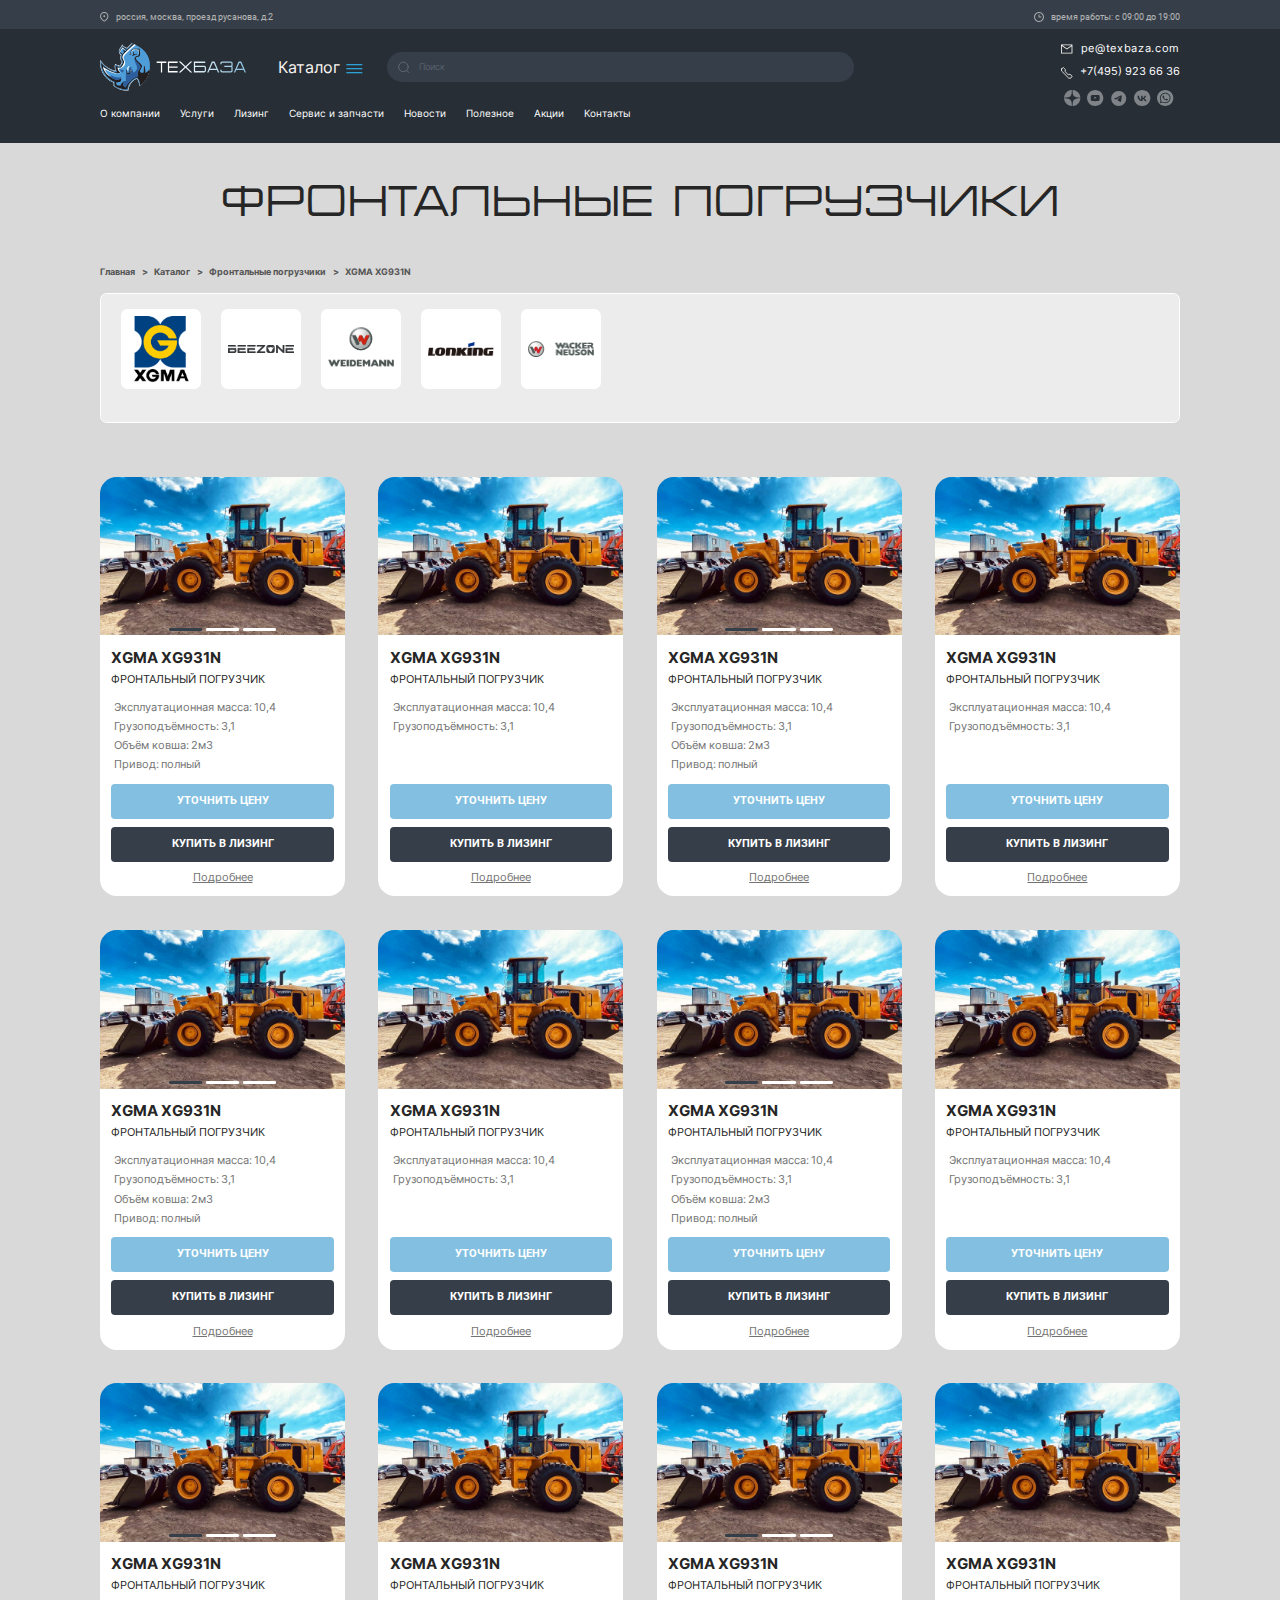
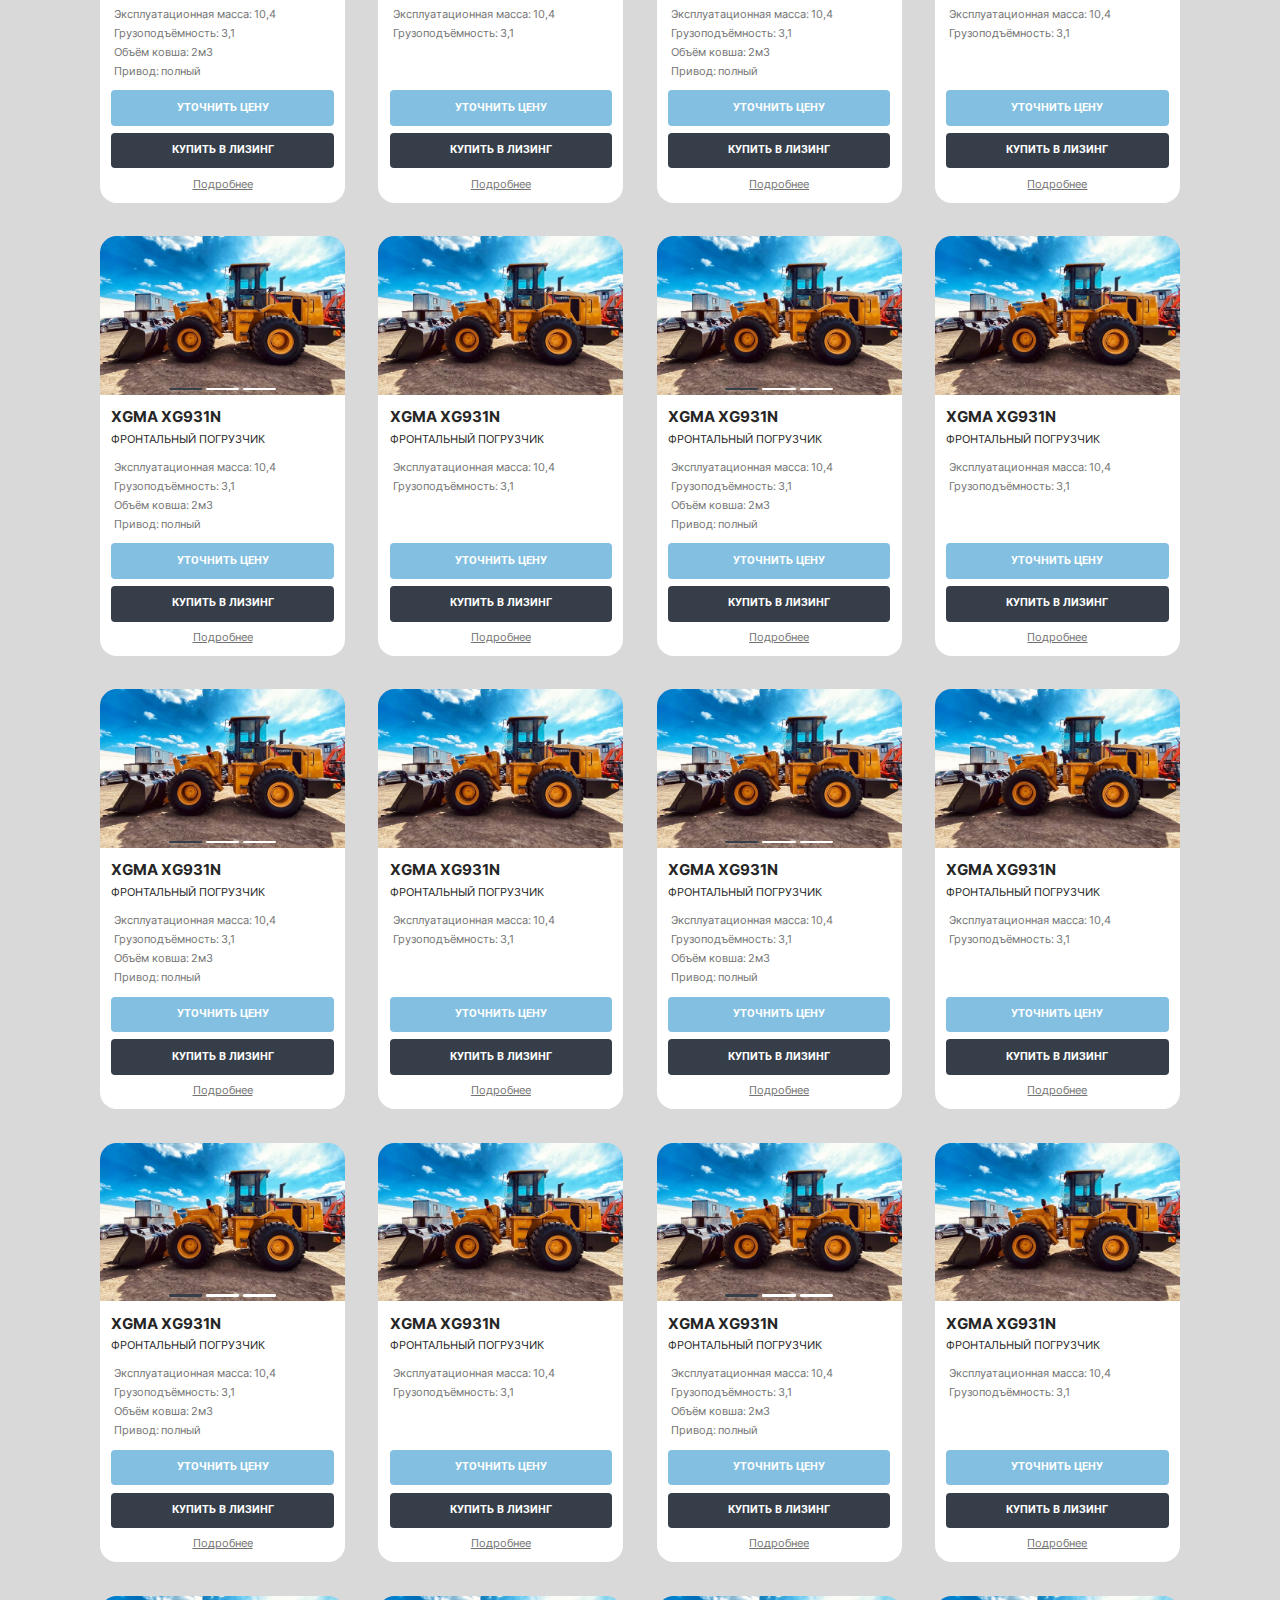
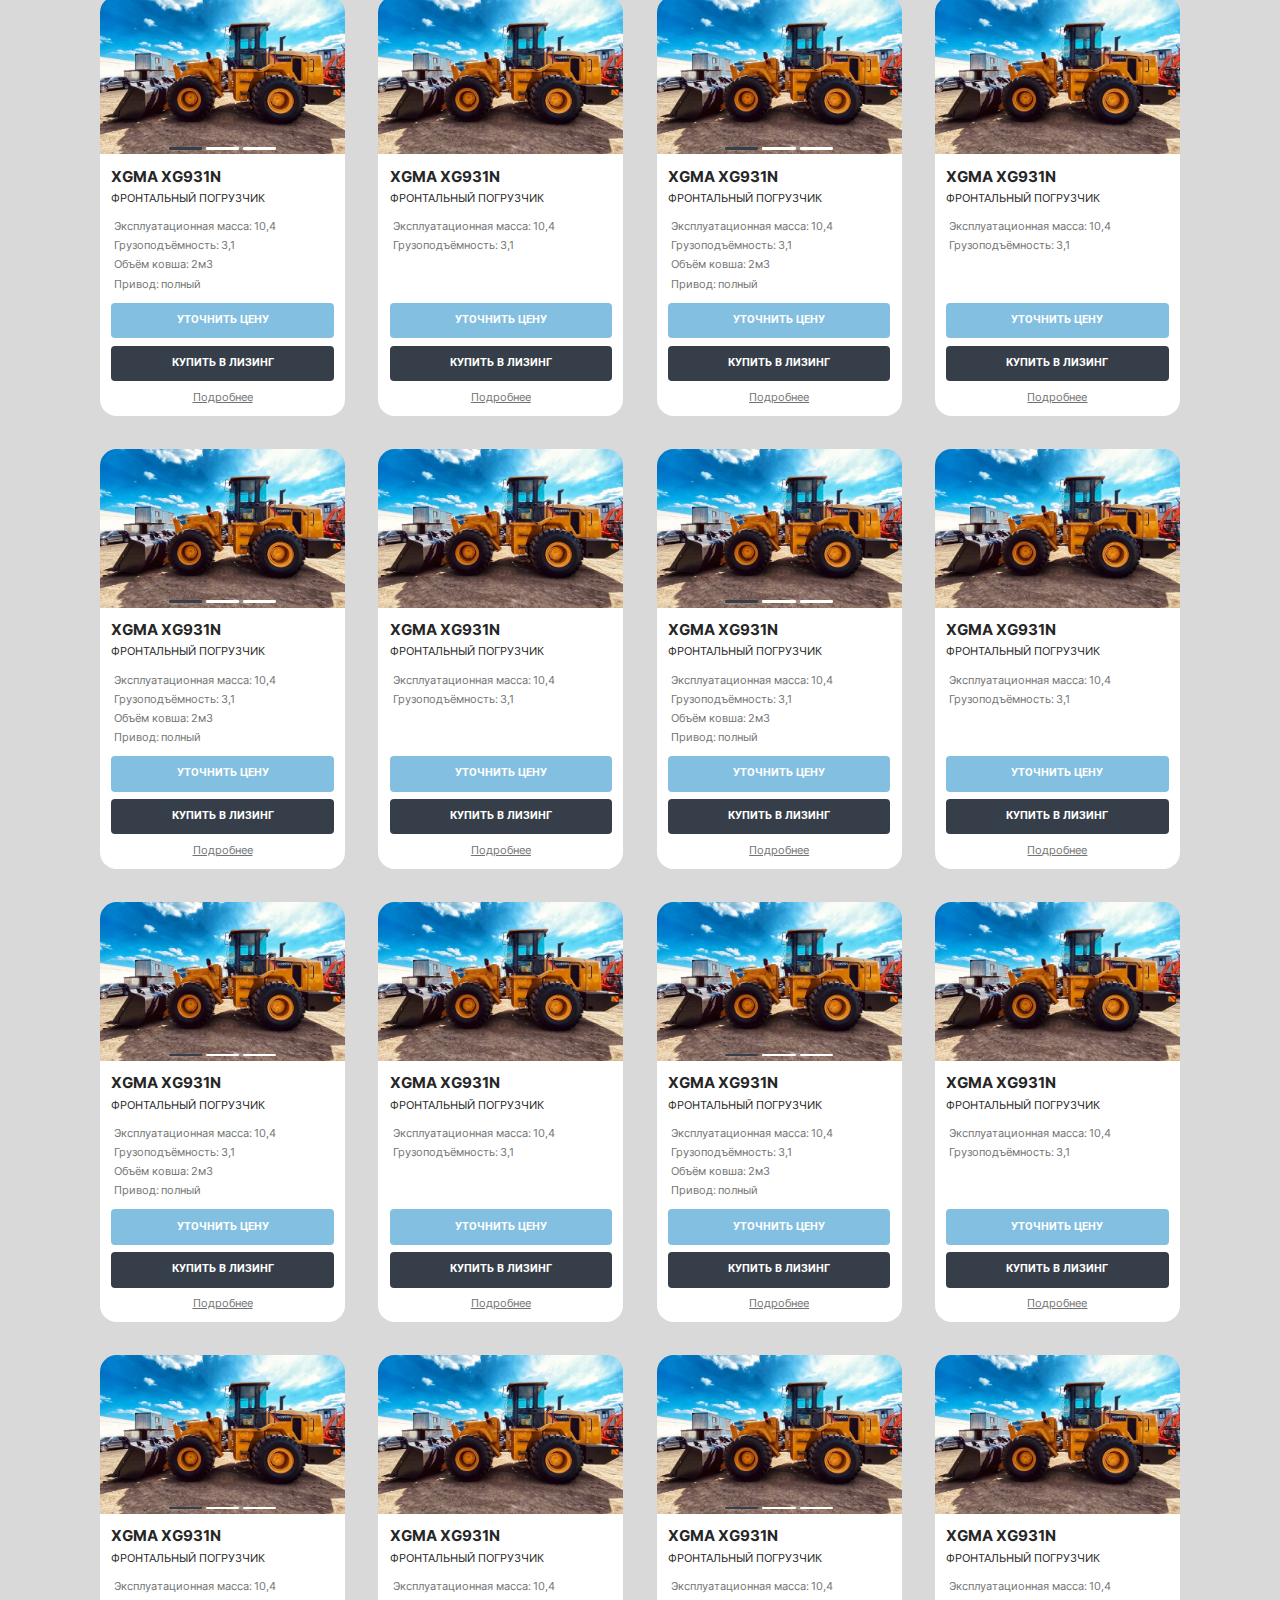
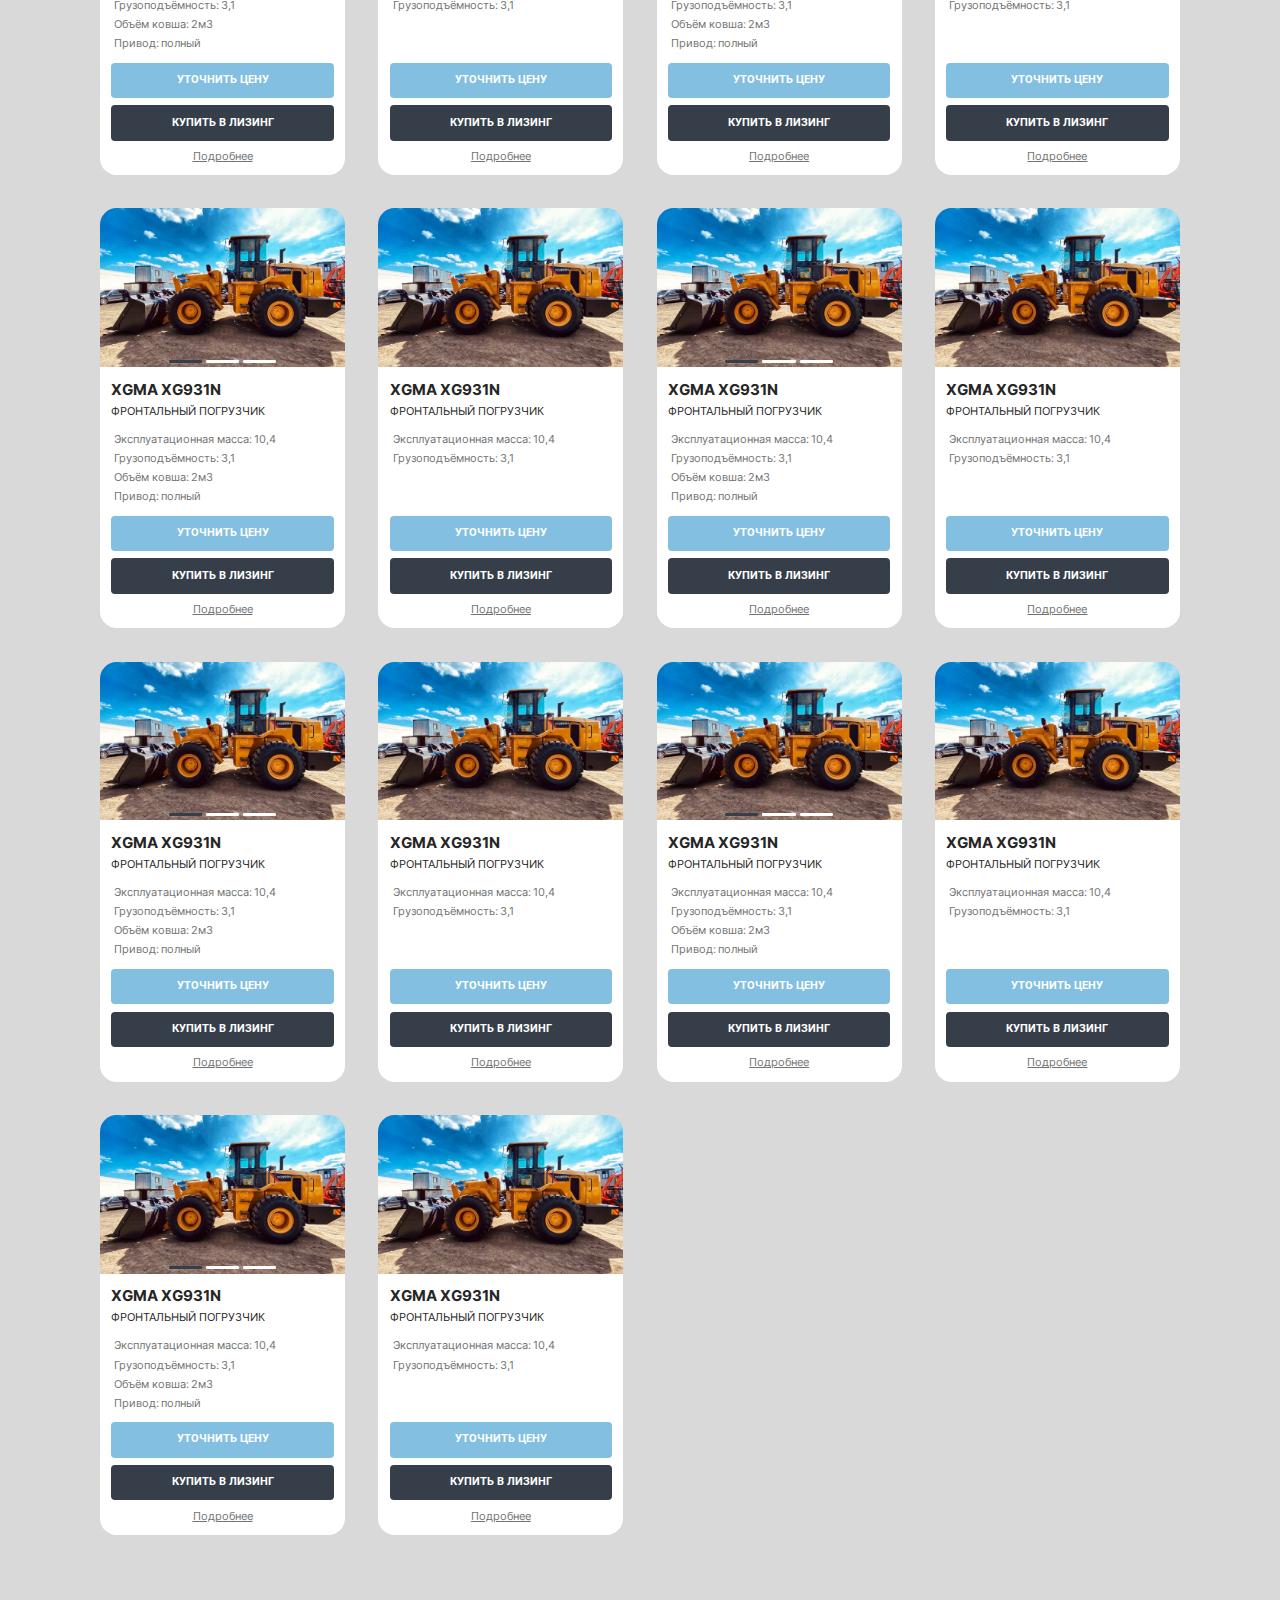
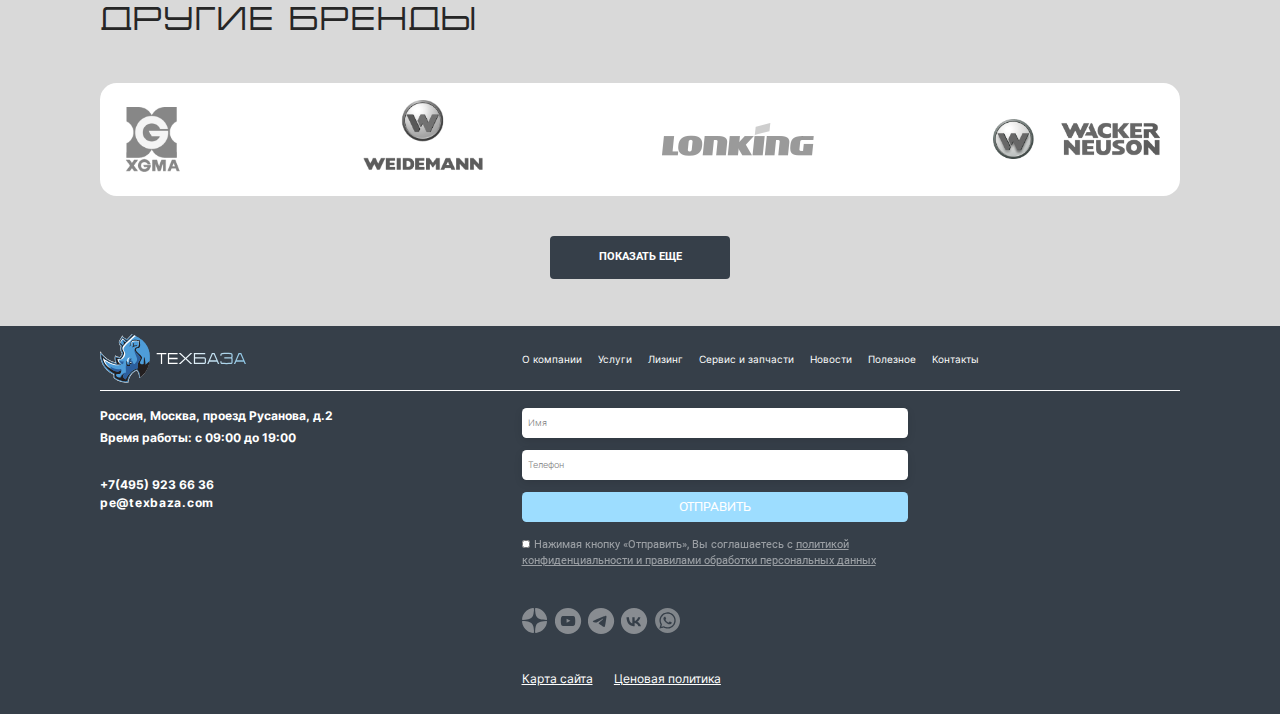
<file: catalog-section.html>
<!DOCTYPE html>
<html lang="ru">

<head>
    <meta charset="UTF-8">
    <meta name="viewport" content="width=device-width, initial-scale=1">
    <link rel="stylesheet" href="css/style.css" type="text/css">
    <title>Каталог секция</title>
</head>

<body>
    <div class="wrapper">
        <header class="header">
			<div class="header__top">
				<div class="container header__inner">
					<div class="header__address">Россия, Москва, проезд русанова, д.2</div>
					<div class="header__time">Время работы: c 09:00 до 19:00</div>
				</div>
			</div>
			<div class="header__bottom">
				<div class="container header__inner">
					<div class="w-full">
						<div class="w-full row-center">
							<a href="/" class="header__logo">
								<img src="img/logo.svg" alt="logo">
							</a>
							<a href="/catalog.html" class="header__catalog-link">Каталог</a>
							<button class="header__catalog-burger" aria-label="Кнопка каталога" title="Открыть каталог"
								onclick="toggleNav()">
								<svg xmlns="http://www.w3.org/2000/svg" width="28" height="29" viewBox="0 0 28 29"
									fill="none">
									<path d="M2 13.5H26V15.5H2V13.5Z" fill="#2D9FD3" />
									<path d="M2 7.5H26V9.5H2V7.5Z" fill="#2D9FD3" />
									<path d="M2 19.5H26V21.5H2V19.5Z" fill="#2D9FD3" />
								</svg>
							</button>
							<form class="header__form">
								<input type="search" name="s" placeholder="Поиск" class="header__search">
								<button class="header__form-close" type="reset" aria-label="Очистить форму"
									title="Очистить форму"></button>
							</form>
						</div>
						<nav class="header__nav">
							<ul>
								<li>
									<a href="#">О компании</a>
								</li>
								<li>
									<a href="/lizing.html">Услуги</a>
								</li>
								<li>
									<a href="#">Лизинг</a>
								</li>
								<li>
									<a href="#">Сервис и запчасти</a>
								</li>
								<li>
									<a href="#">Новости</a>
								</li>
								<li>
									<a href="#">Полезное</a>
								</li>
								<li>
									<a href="#">Акции</a>
								</li>
								<li>
									<a href="#">Контакты</a>
								</li>
							</ul>
						</nav>
					</div>
					<div class="header__contacts">
						<a class="header__email" href="mailto:pe@texbaza.com">pe@texbaza.com</a>
						<a class="header__tel" href="tel:+74959236636">+7(495) 923 66 36</a>
						<div class="header__social">
							<ul class="social">
								<li class="social__item">
									<a class="social__elem" href="#" aria-label="link to social page"
										title="go to social page"
										style="--icon-decor: url('data:image/svg+xml,%3Csvg width=%2726%27 height=%2725%27 viewBox=%270 0 26 25%27 fill=%27none%27 xmlns=%27http://www.w3.org/2000/svg%27%3E%3Cpath d=%27M13.0976 22.9163C13.2076 21.3379 13.3121 19.7632 13.7411 18.2295C14.4426 15.7275 16.1737 14.3413 18.6044 13.7013C20.5034 13.2013 22.4472 13.0931 24.3985 13.0502C24.8779 13.039 25.0869 13.2834 25.0365 13.789C24.7828 16.3544 23.8221 18.6307 22.1581 20.5953C20.0669 23.0675 17.3918 24.5022 14.1907 24.9649C14.0508 24.9855 13.9072 24.9948 13.7654 24.9985C13.3251 25.0116 13.1069 24.8119 13.0976 24.366C13.0901 23.8847 13.0976 23.4014 13.0976 22.9163Z%27 fill=%27%23D9D9D9%27 fill-opacity=%270.5%27/%3E%3Cpath d=%27M13.0991 2.09236C13.0991 1.69495 13.1047 1.29568 13.0972 0.898273C13.0823 0.10719 13.2558 -0.0719234 14.0542 0.0232305C16.3525 0.297498 18.4287 1.13336 20.2494 2.5644C22.9469 4.68577 24.5195 7.46389 25.0101 10.8577C25.0325 11.0126 25.0418 11.1693 25.0474 11.326C25.0623 11.7085 24.8571 11.9492 24.4934 11.9417C22.2156 11.8969 19.9454 11.7831 17.7609 11.0256C15.2537 10.1562 13.9404 8.30908 13.5114 5.77911C13.3062 4.56263 13.2166 3.32563 13.073 2.09796C13.0842 2.09609 13.0917 2.09423 13.0991 2.09236Z%27 fill=%27%23D9D9D9%27 fill-opacity=%270.5%27/%3E%3Cpath d=%27M12.0053 2.00299C11.8337 3.35567 11.7218 4.71955 11.4792 6.05916C10.9606 8.91378 9.19032 10.6042 6.41452 11.3094C4.53973 11.7871 2.62577 11.9046 0.702475 11.9475C0.204397 11.9587 0.00479285 11.7199 0.0588912 11.1751C0.306998 8.68616 1.2304 6.46777 2.81977 4.54043C4.92215 1.9918 7.62893 0.504787 10.8954 0.0346148C11.0222 0.0159571 11.1509 0.00849408 11.2778 0.00476255C11.7404 -0.0101636 11.9381 0.16895 11.9475 0.627927C11.9568 1.08317 11.9493 1.53842 11.9493 1.99367C11.968 1.99553 11.9866 1.99926 12.0053 2.00299Z%27 fill=%27%23D9D9D9%27 fill-opacity=%270.5%27/%3E%3Cpath d=%27M11.948 23.0451C11.948 23.4575 11.948 23.8698 11.948 24.284C11.9462 24.8493 11.7559 25.0471 11.1981 24.9911C8.98383 24.7672 6.96727 23.9967 5.17642 22.6813C2.29242 20.5599 0.609775 17.7053 0.0855803 14.166C0.0594638 13.9831 0.0464056 13.7966 0.048271 13.6118C0.0501365 13.2723 0.242279 13.0484 0.568735 13.0558C3.01809 13.1118 5.46744 13.2051 7.77874 14.1622C9.88298 15.0336 11.0452 16.6792 11.4593 18.8509C11.7223 20.2297 11.8324 21.6365 12.0115 23.0321C11.991 23.0377 11.9704 23.0414 11.948 23.0451Z%27 fill=%27%23D9D9D9%27 fill-opacity=%270.5%27/%3E%3C/svg%3E%0A'); --icon-hover: url('data:image/svg+xml,%3Csvg width=%2726%27 height=%2725%27 viewBox=%270 0 26 25%27 fill=%27none%27 xmlns=%27http://www.w3.org/2000/svg%27%3E%3Cpath d=%27M13.0976 22.9163C13.2076 21.3379 13.3121 19.7632 13.7411 18.2295C14.4426 15.7275 16.1737 14.3413 18.6044 13.7013C20.5034 13.2013 22.4472 13.0931 24.3985 13.0502C24.8779 13.039 25.0869 13.2834 25.0365 13.789C24.7828 16.3544 23.8221 18.6307 22.1581 20.5953C20.0669 23.0675 17.3918 24.5022 14.1907 24.9649C14.0508 24.9855 13.9072 24.9948 13.7654 24.9985C13.3251 25.0116 13.1069 24.8119 13.0976 24.366C13.0901 23.8847 13.0976 23.4014 13.0976 22.9163Z%27 fill=%27%23D9D9D9%27 /%3E%3Cpath d=%27M13.0991 2.09236C13.0991 1.69495 13.1047 1.29568 13.0972 0.898273C13.0823 0.10719 13.2558 -0.0719234 14.0542 0.0232305C16.3525 0.297498 18.4287 1.13336 20.2494 2.5644C22.9469 4.68577 24.5195 7.46389 25.0101 10.8577C25.0325 11.0126 25.0418 11.1693 25.0474 11.326C25.0623 11.7085 24.8571 11.9492 24.4934 11.9417C22.2156 11.8969 19.9454 11.7831 17.7609 11.0256C15.2537 10.1562 13.9404 8.30908 13.5114 5.77911C13.3062 4.56263 13.2166 3.32563 13.073 2.09796C13.0842 2.09609 13.0917 2.09423 13.0991 2.09236Z%27 fill=%27%23D9D9D9%27 /%3E%3Cpath d=%27M12.0053 2.00299C11.8337 3.35567 11.7218 4.71955 11.4792 6.05916C10.9606 8.91378 9.19032 10.6042 6.41452 11.3094C4.53973 11.7871 2.62577 11.9046 0.702475 11.9475C0.204397 11.9587 0.00479285 11.7199 0.0588912 11.1751C0.306998 8.68616 1.2304 6.46777 2.81977 4.54043C4.92215 1.9918 7.62893 0.504787 10.8954 0.0346148C11.0222 0.0159571 11.1509 0.00849408 11.2778 0.00476255C11.7404 -0.0101636 11.9381 0.16895 11.9475 0.627927C11.9568 1.08317 11.9493 1.53842 11.9493 1.99367C11.968 1.99553 11.9866 1.99926 12.0053 2.00299Z%27 fill=%27%23D9D9D9%27 /%3E%3Cpath d=%27M11.948 23.0451C11.948 23.4575 11.948 23.8698 11.948 24.284C11.9462 24.8493 11.7559 25.0471 11.1981 24.9911C8.98383 24.7672 6.96727 23.9967 5.17642 22.6813C2.29242 20.5599 0.609775 17.7053 0.0855803 14.166C0.0594638 13.9831 0.0464056 13.7966 0.048271 13.6118C0.0501365 13.2723 0.242279 13.0484 0.568735 13.0558C3.01809 13.1118 5.46744 13.2051 7.77874 14.1622C9.88298 15.0336 11.0452 16.6792 11.4593 18.8509C11.7223 20.2297 11.8324 21.6365 12.0115 23.0321C11.991 23.0377 11.9704 23.0414 11.948 23.0451Z%27 fill=%27%23D9D9D9%27 /%3E%3C/svg%3E%0A')"></a>
								</li>
								<li class="social__item">
									<a class="social__elem" href="#" aria-label="link to social page"
										title="go to social page"
										style="--icon-decor: url('data:image/svg+xml,%3Csvg width=%2726%27 height=%2725%27 viewBox=%270 0 26 25%27 fill=%27none%27 xmlns=%27http://www.w3.org/2000/svg%27%3E%3Cpath d=%27M12.5602 1.8677e-06C19.444 0.00373321 25.0555 5.61567 25.0481 12.4925C25.0406 19.4086 19.431 25.0112 12.5229 25C5.61859 24.9888 0.0369193 19.3694 0.0481125 12.444C0.0593057 5.58395 5.67828 -0.00372947 12.5602 1.8677e-06ZM12.577 17.4347C14.1683 17.3731 15.7951 17.3228 17.4218 17.2407C18.1885 17.2033 18.7426 16.806 19.0168 16.0784C19.125 15.7929 19.2034 15.4869 19.2444 15.1847C19.4179 13.9384 19.4291 12.6847 19.3769 11.431C19.3508 10.791 19.2948 10.1474 19.1903 9.51492C19.0243 8.5 18.5094 7.94962 17.6289 7.77612C17.4143 7.73321 17.1923 7.71641 16.9741 7.71268C14.9071 7.67537 12.8401 7.625 10.773 7.6194C9.73208 7.61753 8.69112 7.68843 7.65015 7.75559C6.94685 7.80037 6.40771 8.14365 6.12788 8.80597C5.99729 9.11753 5.90028 9.45335 5.85364 9.78731C5.66709 11.0728 5.66336 12.3694 5.72306 13.6623C5.75477 14.3507 5.82006 15.0448 5.96184 15.7183C6.17078 16.7034 6.77522 17.1978 7.78074 17.25C9.36457 17.3302 10.9521 17.375 12.577 17.4347Z%27 fill=%27%23D9D9D9%27 fill-opacity=%270.5%27/%3E%3Cpath d=%27M11.2002 10.373C12.424 11.0167 13.6198 11.6473 14.866 12.3021C13.6254 12.9551 12.424 13.5876 11.2002 14.2331C11.2002 12.9383 11.2002 11.6809 11.2002 10.373Z%27 fill=%27%23D9D9D9%27 fill-opacity=%270.5%27/%3E%3C/svg%3E'); --icon-hover: url('data:image/svg+xml,%3Csvg width=%2726%27 height=%2725%27 viewBox=%270 0 26 25%27 fill=%27none%27 xmlns=%27http://www.w3.org/2000/svg%27%3E%3Cpath d=%27M12.5602 1.8677e-06C19.444 0.00373321 25.0555 5.61567 25.0481 12.4925C25.0406 19.4086 19.431 25.0112 12.5229 25C5.61859 24.9888 0.0369193 19.3694 0.0481125 12.444C0.0593057 5.58395 5.67828 -0.00372947 12.5602 1.8677e-06ZM12.577 17.4347C14.1683 17.3731 15.7951 17.3228 17.4218 17.2407C18.1885 17.2033 18.7426 16.806 19.0168 16.0784C19.125 15.7929 19.2034 15.4869 19.2444 15.1847C19.4179 13.9384 19.4291 12.6847 19.3769 11.431C19.3508 10.791 19.2948 10.1474 19.1903 9.51492C19.0243 8.5 18.5094 7.94962 17.6289 7.77612C17.4143 7.73321 17.1923 7.71641 16.9741 7.71268C14.9071 7.67537 12.8401 7.625 10.773 7.6194C9.73208 7.61753 8.69112 7.68843 7.65015 7.75559C6.94685 7.80037 6.40771 8.14365 6.12788 8.80597C5.99729 9.11753 5.90028 9.45335 5.85364 9.78731C5.66709 11.0728 5.66336 12.3694 5.72306 13.6623C5.75477 14.3507 5.82006 15.0448 5.96184 15.7183C6.17078 16.7034 6.77522 17.1978 7.78074 17.25C9.36457 17.3302 10.9521 17.375 12.577 17.4347Z%27 fill=%27%23D9D9D9%27 /%3E%3Cpath d=%27M11.2002 10.373C12.424 11.0167 13.6198 11.6473 14.866 12.3021C13.6254 12.9551 12.424 13.5876 11.2002 14.2331C11.2002 12.9383 11.2002 11.6809 11.2002 10.373Z%27 fill=%27%23D9D9D9%27 /%3E%3C/svg%3E')"></a>
								</li>
								<li class="social__item">
									<a class="social__elem" href="#" aria-label="link to social page"
										title="go to social page"
										style="--icon-decor: url('data:image/svg+xml,%3Csvg width=%2726%27 height=%2725%27 viewBox=%270 0 26 25%27 fill=%27none%27 xmlns=%27http://www.w3.org/2000/svg%27%3E%3Cpath d=%27M12.5606 2.32797e-06C5.67727 -0.00416434 0.0585269 5.58542 0.0481103 12.4437C0.0376936 19.3708 5.61894 24.9896 12.5231 25C19.4314 25.0104 25.0418 19.4104 25.0481 12.4937C25.0564 5.61666 19.4439 0.00208566 12.5606 2.32797e-06ZM17.6793 8.91458C17.4585 10.7208 17.1627 12.5146 16.8564 14.3083C16.7023 15.2167 16.5356 16.125 16.3752 17.0333C16.3398 17.2312 16.2898 17.425 16.2168 17.6125C16.1627 17.75 16.0981 17.8792 16.0064 17.9958C15.8689 18.1729 15.6918 18.2667 15.4627 18.2667C15.2418 18.2667 15.0356 18.2146 14.8377 18.125C14.6398 18.0354 14.4606 17.9146 14.2814 17.7937C13.2564 17.0979 12.2314 16.4042 11.2064 15.7104C11.0898 15.6312 10.9689 15.5562 10.8564 15.4729C10.7669 15.4062 10.6835 15.3292 10.5981 15.2542C10.5731 15.2312 10.5523 15.2062 10.5314 15.1812C10.3377 14.9458 10.3189 14.7208 10.4898 14.4687C10.5627 14.3583 10.6502 14.2542 10.746 14.1625C11.1148 13.8021 11.4877 13.4437 11.8606 13.0875C12.3481 12.6271 12.8398 12.1729 13.3252 11.7083C13.6543 11.3937 13.9731 11.0708 14.296 10.75C14.371 10.6729 14.4377 10.5875 14.5085 10.5062C14.5627 10.4437 14.5627 10.3708 14.5377 10.2958C14.5168 10.2312 14.471 10.1937 14.4023 10.1875C14.3231 10.1792 14.2481 10.1896 14.1793 10.2312C14.0481 10.3125 13.9148 10.3896 13.7856 10.475C12.6523 11.2271 11.521 11.9771 10.3898 12.7312C9.97102 13.0104 9.55435 13.2937 9.1356 13.575C8.95019 13.7 8.75435 13.8062 8.54602 13.8917C8.20227 14.0333 7.8481 14.0458 7.48769 13.975C7.01894 13.8812 6.55852 13.75 6.10435 13.6062C5.83977 13.5229 5.57519 13.4375 5.31269 13.3479C5.20644 13.3104 5.10227 13.2646 5.00436 13.2104C4.93561 13.1729 4.87102 13.1229 4.81686 13.0646C4.71269 12.9542 4.70019 12.8021 4.77936 12.6729C4.81061 12.6229 4.85019 12.5792 4.89394 12.5375C5.00436 12.4354 5.13144 12.3562 5.26685 12.2937C5.4981 12.1875 5.73144 12.0854 5.96477 11.9854C7.56894 11.2896 9.1731 10.5917 10.7814 9.9C12.296 9.24791 13.8168 8.61041 15.3523 8.00833C15.7189 7.86458 16.0898 7.7375 16.4627 7.6125C16.6168 7.56041 16.7814 7.53125 16.9418 7.50208C17.0939 7.475 17.2439 7.49166 17.3898 7.54375C17.5606 7.60625 17.671 7.725 17.7043 7.90208C17.7273 8.02291 17.7335 8.14583 17.7481 8.27291C17.7252 8.48125 17.7064 8.69791 17.6793 8.91458Z%27 fill=%27%23D9D9D9%27 fill-opacity=%270.5%27/%3E%3C/svg%3E%0A'); --icon-hover: url('data:image/svg+xml,%3Csvg width=%2726%27 height=%2725%27 viewBox=%270 0 26 25%27 fill=%27none%27 xmlns=%27http://www.w3.org/2000/svg%27%3E%3Cpath d=%27M12.5606 2.32797e-06C5.67727 -0.00416434 0.0585269 5.58542 0.0481103 12.4437C0.0376936 19.3708 5.61894 24.9896 12.5231 25C19.4314 25.0104 25.0418 19.4104 25.0481 12.4937C25.0564 5.61666 19.4439 0.00208566 12.5606 2.32797e-06ZM17.6793 8.91458C17.4585 10.7208 17.1627 12.5146 16.8564 14.3083C16.7023 15.2167 16.5356 16.125 16.3752 17.0333C16.3398 17.2312 16.2898 17.425 16.2168 17.6125C16.1627 17.75 16.0981 17.8792 16.0064 17.9958C15.8689 18.1729 15.6918 18.2667 15.4627 18.2667C15.2418 18.2667 15.0356 18.2146 14.8377 18.125C14.6398 18.0354 14.4606 17.9146 14.2814 17.7937C13.2564 17.0979 12.2314 16.4042 11.2064 15.7104C11.0898 15.6312 10.9689 15.5562 10.8564 15.4729C10.7669 15.4062 10.6835 15.3292 10.5981 15.2542C10.5731 15.2312 10.5523 15.2062 10.5314 15.1812C10.3377 14.9458 10.3189 14.7208 10.4898 14.4687C10.5627 14.3583 10.6502 14.2542 10.746 14.1625C11.1148 13.8021 11.4877 13.4437 11.8606 13.0875C12.3481 12.6271 12.8398 12.1729 13.3252 11.7083C13.6543 11.3937 13.9731 11.0708 14.296 10.75C14.371 10.6729 14.4377 10.5875 14.5085 10.5062C14.5627 10.4437 14.5627 10.3708 14.5377 10.2958C14.5168 10.2312 14.471 10.1937 14.4023 10.1875C14.3231 10.1792 14.2481 10.1896 14.1793 10.2312C14.0481 10.3125 13.9148 10.3896 13.7856 10.475C12.6523 11.2271 11.521 11.9771 10.3898 12.7312C9.97102 13.0104 9.55435 13.2937 9.1356 13.575C8.95019 13.7 8.75435 13.8062 8.54602 13.8917C8.20227 14.0333 7.8481 14.0458 7.48769 13.975C7.01894 13.8812 6.55852 13.75 6.10435 13.6062C5.83977 13.5229 5.57519 13.4375 5.31269 13.3479C5.20644 13.3104 5.10227 13.2646 5.00436 13.2104C4.93561 13.1729 4.87102 13.1229 4.81686 13.0646C4.71269 12.9542 4.70019 12.8021 4.77936 12.6729C4.81061 12.6229 4.85019 12.5792 4.89394 12.5375C5.00436 12.4354 5.13144 12.3562 5.26685 12.2937C5.4981 12.1875 5.73144 12.0854 5.96477 11.9854C7.56894 11.2896 9.1731 10.5917 10.7814 9.9C12.296 9.24791 13.8168 8.61041 15.3523 8.00833C15.7189 7.86458 16.0898 7.7375 16.4627 7.6125C16.6168 7.56041 16.7814 7.53125 16.9418 7.50208C17.0939 7.475 17.2439 7.49166 17.3898 7.54375C17.5606 7.60625 17.671 7.725 17.7043 7.90208C17.7273 8.02291 17.7335 8.14583 17.7481 8.27291C17.7252 8.48125 17.7064 8.69791 17.6793 8.91458Z%27 fill=%27%23D9D9D9%27 /%3E%3C/svg%3E%0A')"></a>
								</li>
								<li class="social__item">
									<a class="social__elem" href="#" aria-label="link to social page"
										title="go to social page"
										style="--icon-decor: url('data:image/svg+xml,%3Csvg width=%2726%27 height=%2725%27 viewBox=%270 0 26 25%27 fill=%27none%27 xmlns=%27http://www.w3.org/2000/svg%27%3E%3Cg filter=%27url(%23filter0_b_187_3017)%27%3E%3Cpath d=%27M12.5606 2.32922e-06C5.67821 -0.00416503 0.0585287 5.58426 0.0481103 12.4437C0.0376919 19.372 5.61987 24.9896 12.5231 25C19.4326 25.0104 25.0418 19.4095 25.0481 12.4937C25.0564 5.61552 19.4451 0.00208601 12.5606 2.32922e-06ZM18.9658 17.5008C18.2511 17.5008 17.5343 17.5008 16.8196 17.5008C16.6988 17.5008 16.6905 17.4967 16.6509 17.38C16.4592 16.8382 16.1883 16.3423 15.8195 15.9006C15.3069 15.2838 14.6755 14.8421 13.9087 14.6045C13.7045 14.542 13.4878 14.5107 13.2774 14.4649C13.2545 14.4607 13.2295 14.4607 13.2065 14.4587C13.1607 14.4566 13.1357 14.4816 13.1336 14.5253C13.1294 14.5691 13.1294 14.6149 13.1294 14.6587C13.1294 15.5422 13.1294 16.4256 13.1294 17.3091C13.1294 17.5008 13.1294 17.4987 12.9336 17.5008C12.3147 17.5071 11.7021 17.455 11.0958 17.33C9.92058 17.0883 8.86832 16.5986 7.97651 15.786C7.3139 15.1838 6.80548 14.467 6.42 13.6606C6.06786 12.9271 5.82823 12.1583 5.67196 11.3623C5.56778 10.8351 5.49485 10.3017 5.46151 9.76412C5.44901 9.55159 5.4365 9.34114 5.42608 9.1286C5.424 9.10151 5.42609 9.07443 5.42817 9.04734C5.43025 9.00358 5.45526 8.97858 5.49901 8.97441C5.5261 8.97233 5.55319 8.97233 5.58028 8.97233C6.24705 8.97233 6.91592 8.97233 7.58269 8.97233C7.73689 8.97233 7.7473 8.98274 7.75564 9.14319C7.77022 9.39948 7.77856 9.65577 7.80356 9.91206C7.88483 10.7872 8.06611 11.6374 8.41616 12.4479C8.66621 13.0272 8.99543 13.5585 9.44342 14.0086C9.77472 14.342 10.154 14.6108 10.5936 14.7837C10.6728 14.815 10.7561 14.84 10.8374 14.865C10.8624 14.8733 10.8895 14.8733 10.9228 14.8775C10.9312 14.8462 10.9416 14.8212 10.9437 14.7962C10.9478 14.7525 10.9458 14.7066 10.9458 14.6629C10.9458 12.8417 10.9458 11.0206 10.9458 9.19736C10.9458 9.14944 10.9458 9.10151 10.9478 9.05359C10.9499 9.00566 10.977 8.97858 11.0249 8.97441C11.0562 8.97233 11.0874 8.97233 11.1166 8.97233C11.7292 8.97233 12.3418 8.97233 12.9544 8.97233C13.1211 8.97233 13.1253 8.97649 13.1253 9.14736C13.1253 10.1434 13.1253 11.1394 13.1253 12.1374C13.1253 12.1791 13.1232 12.2208 13.1274 12.2604C13.1336 12.3291 13.1544 12.3458 13.219 12.3396C13.2836 12.3312 13.3482 12.3187 13.4107 12.3041C13.8525 12.1979 14.238 11.9812 14.5901 11.7019C15.2298 11.1956 15.709 10.5601 16.0653 9.8308C16.182 9.59326 16.2779 9.34947 16.3591 9.09735C16.3967 8.98066 16.4029 8.97649 16.5258 8.97649C17.1655 8.97649 17.8073 8.97649 18.447 8.97649C18.4678 8.97649 18.4887 8.97649 18.5095 8.97858C18.5574 8.98066 18.5762 9.00775 18.5699 9.05359C18.5658 9.08484 18.5595 9.11402 18.5533 9.14527C18.3345 10.1496 17.8698 11.0331 17.2135 11.8186C16.8363 12.2708 16.4092 12.6688 15.9257 13.0063C15.8507 13.0584 15.7715 13.1063 15.6945 13.1584C15.6674 13.1772 15.6424 13.198 15.6028 13.2293C15.6444 13.2564 15.6694 13.2751 15.6986 13.2897C16.3175 13.6043 16.8676 14.0148 17.3551 14.5066C18.1553 15.315 18.7241 16.2631 19.0513 17.355C19.0638 17.3966 19.07 17.4404 19.0804 17.4946C19.0388 17.4946 19.0033 17.5008 18.9658 17.5008Z%27 fill=%27%23D9D9D9%27 fill-opacity=%270.5%27/%3E%3C/g%3E%3Cdefs%3E%3Cfilter id=%27filter0_b_187_3017%27 x=%27-19.9519%27 y=%27-20%27 width=%2765%27 height=%2765%27 filterUnits=%27userSpaceOnUse%27 color-interpolation-filters=%27sRGB%27%3E%3CfeFlood flood-opacity=%270%27 result=%27BackgroundImageFix%27/%3E%3CfeGaussianBlur in=%27BackgroundImageFix%27 stdDeviation=%2710%27/%3E%3CfeComposite in2=%27SourceAlpha%27 operator=%27in%27 result=%27effect1_backgroundBlur_187_3017%27/%3E%3CfeBlend mode=%27normal%27 in=%27SourceGraphic%27 in2=%27effect1_backgroundBlur_187_3017%27 result=%27shape%27/%3E%3C/filter%3E%3C/defs%3E%3C/svg%3E%0A'); --icon-hover: url('data:image/svg+xml,%3Csvg width=%2726%27 height=%2725%27 viewBox=%270 0 26 25%27 fill=%27none%27 xmlns=%27http://www.w3.org/2000/svg%27%3E%3Cg filter=%27url(%23filter0_b_187_3017)%27%3E%3Cpath d=%27M12.5606 2.32922e-06C5.67821 -0.00416503 0.0585287 5.58426 0.0481103 12.4437C0.0376919 19.372 5.61987 24.9896 12.5231 25C19.4326 25.0104 25.0418 19.4095 25.0481 12.4937C25.0564 5.61552 19.4451 0.00208601 12.5606 2.32922e-06ZM18.9658 17.5008C18.2511 17.5008 17.5343 17.5008 16.8196 17.5008C16.6988 17.5008 16.6905 17.4967 16.6509 17.38C16.4592 16.8382 16.1883 16.3423 15.8195 15.9006C15.3069 15.2838 14.6755 14.8421 13.9087 14.6045C13.7045 14.542 13.4878 14.5107 13.2774 14.4649C13.2545 14.4607 13.2295 14.4607 13.2065 14.4587C13.1607 14.4566 13.1357 14.4816 13.1336 14.5253C13.1294 14.5691 13.1294 14.6149 13.1294 14.6587C13.1294 15.5422 13.1294 16.4256 13.1294 17.3091C13.1294 17.5008 13.1294 17.4987 12.9336 17.5008C12.3147 17.5071 11.7021 17.455 11.0958 17.33C9.92058 17.0883 8.86832 16.5986 7.97651 15.786C7.3139 15.1838 6.80548 14.467 6.42 13.6606C6.06786 12.9271 5.82823 12.1583 5.67196 11.3623C5.56778 10.8351 5.49485 10.3017 5.46151 9.76412C5.44901 9.55159 5.4365 9.34114 5.42608 9.1286C5.424 9.10151 5.42609 9.07443 5.42817 9.04734C5.43025 9.00358 5.45526 8.97858 5.49901 8.97441C5.5261 8.97233 5.55319 8.97233 5.58028 8.97233C6.24705 8.97233 6.91592 8.97233 7.58269 8.97233C7.73689 8.97233 7.7473 8.98274 7.75564 9.14319C7.77022 9.39948 7.77856 9.65577 7.80356 9.91206C7.88483 10.7872 8.06611 11.6374 8.41616 12.4479C8.66621 13.0272 8.99543 13.5585 9.44342 14.0086C9.77472 14.342 10.154 14.6108 10.5936 14.7837C10.6728 14.815 10.7561 14.84 10.8374 14.865C10.8624 14.8733 10.8895 14.8733 10.9228 14.8775C10.9312 14.8462 10.9416 14.8212 10.9437 14.7962C10.9478 14.7525 10.9458 14.7066 10.9458 14.6629C10.9458 12.8417 10.9458 11.0206 10.9458 9.19736C10.9458 9.14944 10.9458 9.10151 10.9478 9.05359C10.9499 9.00566 10.977 8.97858 11.0249 8.97441C11.0562 8.97233 11.0874 8.97233 11.1166 8.97233C11.7292 8.97233 12.3418 8.97233 12.9544 8.97233C13.1211 8.97233 13.1253 8.97649 13.1253 9.14736C13.1253 10.1434 13.1253 11.1394 13.1253 12.1374C13.1253 12.1791 13.1232 12.2208 13.1274 12.2604C13.1336 12.3291 13.1544 12.3458 13.219 12.3396C13.2836 12.3312 13.3482 12.3187 13.4107 12.3041C13.8525 12.1979 14.238 11.9812 14.5901 11.7019C15.2298 11.1956 15.709 10.5601 16.0653 9.8308C16.182 9.59326 16.2779 9.34947 16.3591 9.09735C16.3967 8.98066 16.4029 8.97649 16.5258 8.97649C17.1655 8.97649 17.8073 8.97649 18.447 8.97649C18.4678 8.97649 18.4887 8.97649 18.5095 8.97858C18.5574 8.98066 18.5762 9.00775 18.5699 9.05359C18.5658 9.08484 18.5595 9.11402 18.5533 9.14527C18.3345 10.1496 17.8698 11.0331 17.2135 11.8186C16.8363 12.2708 16.4092 12.6688 15.9257 13.0063C15.8507 13.0584 15.7715 13.1063 15.6945 13.1584C15.6674 13.1772 15.6424 13.198 15.6028 13.2293C15.6444 13.2564 15.6694 13.2751 15.6986 13.2897C16.3175 13.6043 16.8676 14.0148 17.3551 14.5066C18.1553 15.315 18.7241 16.2631 19.0513 17.355C19.0638 17.3966 19.07 17.4404 19.0804 17.4946C19.0388 17.4946 19.0033 17.5008 18.9658 17.5008Z%27 fill=%27%23D9D9D9%27 /%3E%3C/g%3E%3Cdefs%3E%3Cfilter id=%27filter0_b_187_3017%27 x=%27-19.9519%27 y=%27-20%27 width=%2765%27 height=%2765%27 filterUnits=%27userSpaceOnUse%27 color-interpolation-filters=%27sRGB%27%3E%3CfeFlood flood-opacity=%270%27 result=%27BackgroundImageFix%27/%3E%3CfeGaussianBlur in=%27BackgroundImageFix%27 stdDeviation=%2710%27/%3E%3CfeComposite in2=%27SourceAlpha%27 operator=%27in%27 result=%27effect1_backgroundBlur_187_3017%27/%3E%3CfeBlend mode=%27normal%27 in=%27SourceGraphic%27 in2=%27effect1_backgroundBlur_187_3017%27 result=%27shape%27/%3E%3C/filter%3E%3C/defs%3E%3C/svg%3E%0A')"></a>
								</li>
								<li class="social__item">
									<a class="social__elem" href="#" aria-label="link to social page"
										title="go to social page"
										style="--icon-decor: url('data:image/svg+xml,%3Csvg width=%2726%27 height=%2725%27 viewBox=%270 0 26 25%27 fill=%27none%27 xmlns=%27http://www.w3.org/2000/svg%27%3E%3Cpath d=%27M12.5481 0C5.64493 0 0.0480957 5.59683 0.0480957 12.5C0.0480957 19.4032 5.64493 25 12.5481 25C19.4513 25 25.0481 19.4032 25.0481 12.5C25.0481 5.59683 19.4513 0 12.5481 0ZM20.6405 12.4428C20.6273 12.7808 20.63 13.1206 20.5956 13.456C20.5692 13.7165 20.5076 13.9754 20.4407 14.2298C20.3421 14.6056 20.2391 14.9824 20.1097 15.3486C20.0129 15.6206 19.8817 15.882 19.7479 16.1391C19.5992 16.4269 19.4433 16.713 19.2673 16.9842C19.1273 17.2007 18.9618 17.4032 18.7902 17.5968C18.5437 17.8759 18.2919 18.1523 18.0234 18.4085C17.8087 18.6136 17.5683 18.7914 17.3342 18.9745C17.1916 19.0854 17.0446 19.1937 16.8896 19.287C16.6238 19.4472 16.358 19.6127 16.0771 19.7447C15.7567 19.8952 15.4257 20.0282 15.0904 20.14C14.7752 20.2447 14.4513 20.3301 14.1247 20.3917C13.7743 20.4577 13.4161 20.4912 13.0604 20.5291C12.8166 20.5546 12.5701 20.5801 12.3254 20.5722C12.0815 20.5651 11.8386 20.515 11.5956 20.4859C11.527 20.4771 11.4565 20.4771 11.3879 20.4674C10.8694 20.3908 10.3694 20.2491 9.87028 20.0845C9.58067 19.9894 9.30602 19.8688 9.02961 19.7482C8.92662 19.7033 8.83067 19.6426 8.72855 19.596C8.68718 19.5775 8.6326 19.5634 8.59211 19.5739C8.14141 19.6963 7.69422 19.8266 7.24352 19.9481C7.01817 20.0088 6.78753 20.0502 6.56218 20.11C5.9988 20.2614 5.43718 20.4181 4.8738 20.5722C4.77433 20.5995 4.67398 20.6285 4.57274 20.6505C4.45655 20.6752 4.40901 20.618 4.4407 20.5035C4.60091 19.9384 4.76288 19.3732 4.91957 18.8063C5.10795 18.1285 5.28049 17.4454 5.48472 16.7711C5.53929 16.5889 5.52257 16.4533 5.43718 16.2949C5.29369 16.0273 5.14757 15.7579 5.04457 15.4745C4.90373 15.0898 4.80514 14.6893 4.68366 14.2975C4.43014 13.4833 4.46447 12.6444 4.4856 11.809C4.49792 11.3072 4.60707 10.8151 4.7532 10.3336C4.83859 10.0528 4.91429 9.76849 5.00848 9.49032C5.06218 9.33099 5.1326 9.17606 5.21359 9.02905C5.40725 8.67606 5.59123 8.31602 5.81658 7.98415C6.04105 7.65317 6.30074 7.34331 6.56482 7.04137C6.79105 6.78257 7.03753 6.53873 7.29193 6.30634C7.48207 6.13204 7.69422 5.97975 7.90549 5.83011C8.36148 5.50616 8.84739 5.22799 9.36324 5.01497C9.73736 4.86004 10.1282 4.74032 10.5182 4.62764C10.9328 4.50792 11.3571 4.44014 11.7893 4.38996C12.2321 4.33803 12.6749 4.33099 13.1115 4.36444C13.725 4.41021 14.3377 4.50528 14.9222 4.72359C15.2259 4.83715 15.5393 4.9243 15.8395 5.04666C16.0367 5.12676 16.218 5.24736 16.4073 5.35035C16.5058 5.40405 16.608 5.45158 16.7013 5.5132C16.9935 5.70511 17.2937 5.88644 17.5675 6.10123C17.8412 6.3169 18.1027 6.55194 18.3412 6.80546C18.6185 7.10123 18.8668 7.42342 19.1229 7.73768C19.2374 7.87852 19.3518 8.02113 19.446 8.1743C19.5631 8.3662 19.6634 8.56778 19.7646 8.76849C19.8562 8.9507 19.9521 9.13116 20.0226 9.3213C20.1396 9.64085 20.2453 9.96567 20.343 10.2914C20.4161 10.5352 20.4918 10.7826 20.5252 11.0335C20.5877 11.5 20.6203 11.9701 20.6652 12.4393C20.6573 12.4401 20.6484 12.4419 20.6405 12.4428ZM19.2074 11.1048C19.1036 10.735 19.0041 10.3627 18.8712 10.0026C18.7594 9.69982 18.6159 9.40669 18.4653 9.12148C18.3527 8.90845 18.2127 8.70775 18.071 8.51144C17.9249 8.30898 17.7673 8.11356 17.6044 7.9243C17.4918 7.79313 17.3659 7.67342 17.2391 7.55634C17.0587 7.38908 16.8782 7.22183 16.6863 7.06866C16.5296 6.94278 16.3588 6.83539 16.1916 6.72359C15.7752 6.44542 15.3254 6.23239 14.8527 6.07394C14.4759 5.94806 14.0956 5.84067 13.703 5.76408C13.3069 5.68662 12.9125 5.66989 12.5173 5.66109C12.0824 5.65141 11.6484 5.71303 11.2189 5.79489C10.6705 5.89965 10.1564 6.10387 9.65197 6.32746C9.36236 6.45599 9.09387 6.63732 8.82802 6.81338C8.56218 6.98944 8.29281 7.16725 8.05778 7.38116C7.61676 7.78169 7.20743 8.21479 6.89669 8.72975C6.73119 9.00264 6.55778 9.27201 6.41517 9.55722C6.30338 9.77993 6.24088 10.0273 6.14581 10.2588C5.90197 10.8548 5.80602 11.4842 5.76376 12.1162C5.73648 12.5317 5.78137 12.9542 5.82626 13.3706C5.85707 13.6514 5.9275 13.9322 6.012 14.2025C6.13348 14.5898 6.26376 14.9754 6.42838 15.346C6.56658 15.6567 6.76024 15.9428 6.9231 16.2438C6.9495 16.294 6.95655 16.3671 6.94334 16.4225C6.89229 16.632 6.82979 16.8398 6.77081 17.0475C6.6907 17.3257 6.60795 17.603 6.53137 17.8812C6.45038 18.1761 6.37556 18.4718 6.28841 18.8019C6.37116 18.7914 6.41341 18.7896 6.45391 18.779C6.80162 18.6937 7.15109 18.6109 7.49704 18.5185C7.86852 18.419 8.23736 18.3125 8.60619 18.2042C8.76289 18.1585 8.89757 18.1576 9.0481 18.2518C9.29193 18.4058 9.54722 18.5502 9.81306 18.6585C10.1608 18.8002 10.5208 18.9129 10.8808 19.0185C11.1405 19.0951 11.4073 19.1734 11.6757 19.1928C12.3271 19.2394 12.9821 19.2826 13.6308 19.1505C13.902 19.096 14.181 19.0651 14.4398 18.9745C14.9073 18.8125 15.3896 18.6796 15.8078 18.3961C16.019 18.2535 16.2567 18.1488 16.4583 17.9956C16.7752 17.7562 17.0807 17.5009 17.3729 17.2324C17.5631 17.0572 17.7347 16.8574 17.8905 16.6505C18.0763 16.4032 18.2576 16.147 18.4028 15.875C18.6009 15.5062 18.7814 15.125 18.9337 14.735C19.0463 14.4481 19.1168 14.1408 19.181 13.8371C19.2532 13.4965 19.3148 13.1523 19.3474 12.8055C19.3879 12.382 19.3377 11.9586 19.2823 11.5379C19.2638 11.3926 19.247 11.2456 19.2074 11.1048ZM16.424 15.4824C16.3553 15.6153 16.2268 15.7236 16.1071 15.8213C15.9768 15.9269 15.8289 16.0132 15.6828 16.0968C15.3536 16.2852 15.1493 16.3116 14.6564 16.3081C14.6546 16.3187 14.6528 16.3292 14.6511 16.3398C14.3747 16.2958 14.0921 16.2729 13.8227 16.2016C13.5789 16.1373 13.3483 16.022 13.1132 15.9261C12.9372 15.8548 12.7594 15.787 12.5912 15.6998C12.3051 15.5511 12.0146 15.4067 11.7488 15.228C11.4671 15.0387 11.2021 14.8222 10.9469 14.5977C10.652 14.338 10.3703 14.0625 10.0921 13.7835C9.96183 13.6523 9.85003 13.5009 9.73912 13.3521C9.52345 13.0607 9.31746 12.7614 9.10091 12.4701C8.84035 12.118 8.67926 11.7174 8.55426 11.3046C8.47503 11.0458 8.44422 10.772 8.46271 10.4956C8.47767 10.257 8.52609 10.0308 8.6194 9.80722C8.70743 9.59859 8.78577 9.38908 8.93894 9.21919C9.09915 9.04137 9.2356 8.82482 9.48295 8.7588C9.61764 8.72359 9.76729 8.75 9.90637 8.72535C10.2374 8.66637 10.409 8.84859 10.5208 9.11796C10.6256 9.36884 10.7153 9.62676 10.8183 9.87852C10.9134 10.11 11.0111 10.3407 11.1185 10.5669C11.1863 10.7104 11.1766 10.8336 11.1036 10.9736C10.9786 11.2157 10.7955 11.4076 10.6168 11.6056C10.4988 11.7359 10.4935 11.9146 10.5719 12.0731C10.7541 12.4401 11.0129 12.7526 11.2778 13.0563C11.527 13.3415 11.8016 13.6083 12.1308 13.8081C12.3782 13.9577 12.615 14.1259 12.8685 14.2641C13.0648 14.3706 13.277 14.4525 13.4891 14.5238C13.5516 14.544 13.6652 14.5141 13.7092 14.4657C13.9398 14.2139 14.1643 13.9551 14.3738 13.6875C14.5226 13.4974 14.6661 13.4401 14.8905 13.544C15.2814 13.7262 15.6705 13.9146 16.0595 14.1012C16.2109 14.1743 16.3606 14.2544 16.5129 14.3266C16.6018 14.3688 16.6423 14.434 16.6432 14.5317C16.6449 14.8662 16.5763 15.1884 16.424 15.4824Z%27 fill=%27%2381868B%27/%3E%3C/svg%3E%0A'); --icon-hover: url('data:image/svg+xml,%3Csvg width=%2726%27 height=%2725%27 viewBox=%270 0 26 25%27 fill=%27none%27 xmlns=%27http://www.w3.org/2000/svg%27%3E%3Cpath d=%27M12.5481 0C5.64493 0 0.0480957 5.59683 0.0480957 12.5C0.0480957 19.4032 5.64493 25 12.5481 25C19.4513 25 25.0481 19.4032 25.0481 12.5C25.0481 5.59683 19.4513 0 12.5481 0ZM20.6405 12.4428C20.6273 12.7808 20.63 13.1206 20.5956 13.456C20.5692 13.7165 20.5076 13.9754 20.4407 14.2298C20.3421 14.6056 20.2391 14.9824 20.1097 15.3486C20.0129 15.6206 19.8817 15.882 19.7479 16.1391C19.5992 16.4269 19.4433 16.713 19.2673 16.9842C19.1273 17.2007 18.9618 17.4032 18.7902 17.5968C18.5437 17.8759 18.2919 18.1523 18.0234 18.4085C17.8087 18.6136 17.5683 18.7914 17.3342 18.9745C17.1916 19.0854 17.0446 19.1937 16.8896 19.287C16.6238 19.4472 16.358 19.6127 16.0771 19.7447C15.7567 19.8952 15.4257 20.0282 15.0904 20.14C14.7752 20.2447 14.4513 20.3301 14.1247 20.3917C13.7743 20.4577 13.4161 20.4912 13.0604 20.5291C12.8166 20.5546 12.5701 20.5801 12.3254 20.5722C12.0815 20.5651 11.8386 20.515 11.5956 20.4859C11.527 20.4771 11.4565 20.4771 11.3879 20.4674C10.8694 20.3908 10.3694 20.2491 9.87028 20.0845C9.58067 19.9894 9.30602 19.8688 9.02961 19.7482C8.92662 19.7033 8.83067 19.6426 8.72855 19.596C8.68718 19.5775 8.6326 19.5634 8.59211 19.5739C8.14141 19.6963 7.69422 19.8266 7.24352 19.9481C7.01817 20.0088 6.78753 20.0502 6.56218 20.11C5.9988 20.2614 5.43718 20.4181 4.8738 20.5722C4.77433 20.5995 4.67398 20.6285 4.57274 20.6505C4.45655 20.6752 4.40901 20.618 4.4407 20.5035C4.60091 19.9384 4.76288 19.3732 4.91957 18.8063C5.10795 18.1285 5.28049 17.4454 5.48472 16.7711C5.53929 16.5889 5.52257 16.4533 5.43718 16.2949C5.29369 16.0273 5.14757 15.7579 5.04457 15.4745C4.90373 15.0898 4.80514 14.6893 4.68366 14.2975C4.43014 13.4833 4.46447 12.6444 4.4856 11.809C4.49792 11.3072 4.60707 10.8151 4.7532 10.3336C4.83859 10.0528 4.91429 9.76849 5.00848 9.49032C5.06218 9.33099 5.1326 9.17606 5.21359 9.02905C5.40725 8.67606 5.59123 8.31602 5.81658 7.98415C6.04105 7.65317 6.30074 7.34331 6.56482 7.04137C6.79105 6.78257 7.03753 6.53873 7.29193 6.30634C7.48207 6.13204 7.69422 5.97975 7.90549 5.83011C8.36148 5.50616 8.84739 5.22799 9.36324 5.01497C9.73736 4.86004 10.1282 4.74032 10.5182 4.62764C10.9328 4.50792 11.3571 4.44014 11.7893 4.38996C12.2321 4.33803 12.6749 4.33099 13.1115 4.36444C13.725 4.41021 14.3377 4.50528 14.9222 4.72359C15.2259 4.83715 15.5393 4.9243 15.8395 5.04666C16.0367 5.12676 16.218 5.24736 16.4073 5.35035C16.5058 5.40405 16.608 5.45158 16.7013 5.5132C16.9935 5.70511 17.2937 5.88644 17.5675 6.10123C17.8412 6.3169 18.1027 6.55194 18.3412 6.80546C18.6185 7.10123 18.8668 7.42342 19.1229 7.73768C19.2374 7.87852 19.3518 8.02113 19.446 8.1743C19.5631 8.3662 19.6634 8.56778 19.7646 8.76849C19.8562 8.9507 19.9521 9.13116 20.0226 9.3213C20.1396 9.64085 20.2453 9.96567 20.343 10.2914C20.4161 10.5352 20.4918 10.7826 20.5252 11.0335C20.5877 11.5 20.6203 11.9701 20.6652 12.4393C20.6573 12.4401 20.6484 12.4419 20.6405 12.4428ZM19.2074 11.1048C19.1036 10.735 19.0041 10.3627 18.8712 10.0026C18.7594 9.69982 18.6159 9.40669 18.4653 9.12148C18.3527 8.90845 18.2127 8.70775 18.071 8.51144C17.9249 8.30898 17.7673 8.11356 17.6044 7.9243C17.4918 7.79313 17.3659 7.67342 17.2391 7.55634C17.0587 7.38908 16.8782 7.22183 16.6863 7.06866C16.5296 6.94278 16.3588 6.83539 16.1916 6.72359C15.7752 6.44542 15.3254 6.23239 14.8527 6.07394C14.4759 5.94806 14.0956 5.84067 13.703 5.76408C13.3069 5.68662 12.9125 5.66989 12.5173 5.66109C12.0824 5.65141 11.6484 5.71303 11.2189 5.79489C10.6705 5.89965 10.1564 6.10387 9.65197 6.32746C9.36236 6.45599 9.09387 6.63732 8.82802 6.81338C8.56218 6.98944 8.29281 7.16725 8.05778 7.38116C7.61676 7.78169 7.20743 8.21479 6.89669 8.72975C6.73119 9.00264 6.55778 9.27201 6.41517 9.55722C6.30338 9.77993 6.24088 10.0273 6.14581 10.2588C5.90197 10.8548 5.80602 11.4842 5.76376 12.1162C5.73648 12.5317 5.78137 12.9542 5.82626 13.3706C5.85707 13.6514 5.9275 13.9322 6.012 14.2025C6.13348 14.5898 6.26376 14.9754 6.42838 15.346C6.56658 15.6567 6.76024 15.9428 6.9231 16.2438C6.9495 16.294 6.95655 16.3671 6.94334 16.4225C6.89229 16.632 6.82979 16.8398 6.77081 17.0475C6.6907 17.3257 6.60795 17.603 6.53137 17.8812C6.45038 18.1761 6.37556 18.4718 6.28841 18.8019C6.37116 18.7914 6.41341 18.7896 6.45391 18.779C6.80162 18.6937 7.15109 18.6109 7.49704 18.5185C7.86852 18.419 8.23736 18.3125 8.60619 18.2042C8.76289 18.1585 8.89757 18.1576 9.0481 18.2518C9.29193 18.4058 9.54722 18.5502 9.81306 18.6585C10.1608 18.8002 10.5208 18.9129 10.8808 19.0185C11.1405 19.0951 11.4073 19.1734 11.6757 19.1928C12.3271 19.2394 12.9821 19.2826 13.6308 19.1505C13.902 19.096 14.181 19.0651 14.4398 18.9745C14.9073 18.8125 15.3896 18.6796 15.8078 18.3961C16.019 18.2535 16.2567 18.1488 16.4583 17.9956C16.7752 17.7562 17.0807 17.5009 17.3729 17.2324C17.5631 17.0572 17.7347 16.8574 17.8905 16.6505C18.0763 16.4032 18.2576 16.147 18.4028 15.875C18.6009 15.5062 18.7814 15.125 18.9337 14.735C19.0463 14.4481 19.1168 14.1408 19.181 13.8371C19.2532 13.4965 19.3148 13.1523 19.3474 12.8055C19.3879 12.382 19.3377 11.9586 19.2823 11.5379C19.2638 11.3926 19.247 11.2456 19.2074 11.1048ZM16.424 15.4824C16.3553 15.6153 16.2268 15.7236 16.1071 15.8213C15.9768 15.9269 15.8289 16.0132 15.6828 16.0968C15.3536 16.2852 15.1493 16.3116 14.6564 16.3081C14.6546 16.3187 14.6528 16.3292 14.6511 16.3398C14.3747 16.2958 14.0921 16.2729 13.8227 16.2016C13.5789 16.1373 13.3483 16.022 13.1132 15.9261C12.9372 15.8548 12.7594 15.787 12.5912 15.6998C12.3051 15.5511 12.0146 15.4067 11.7488 15.228C11.4671 15.0387 11.2021 14.8222 10.9469 14.5977C10.652 14.338 10.3703 14.0625 10.0921 13.7835C9.96183 13.6523 9.85003 13.5009 9.73912 13.3521C9.52345 13.0607 9.31746 12.7614 9.10091 12.4701C8.84035 12.118 8.67926 11.7174 8.55426 11.3046C8.47503 11.0458 8.44422 10.772 8.46271 10.4956C8.47767 10.257 8.52609 10.0308 8.6194 9.80722C8.70743 9.59859 8.78577 9.38908 8.93894 9.21919C9.09915 9.04137 9.2356 8.82482 9.48295 8.7588C9.61764 8.72359 9.76729 8.75 9.90637 8.72535C10.2374 8.66637 10.409 8.84859 10.5208 9.11796C10.6256 9.36884 10.7153 9.62676 10.8183 9.87852C10.9134 10.11 11.0111 10.3407 11.1185 10.5669C11.1863 10.7104 11.1766 10.8336 11.1036 10.9736C10.9786 11.2157 10.7955 11.4076 10.6168 11.6056C10.4988 11.7359 10.4935 11.9146 10.5719 12.0731C10.7541 12.4401 11.0129 12.7526 11.2778 13.0563C11.527 13.3415 11.8016 13.6083 12.1308 13.8081C12.3782 13.9577 12.615 14.1259 12.8685 14.2641C13.0648 14.3706 13.277 14.4525 13.4891 14.5238C13.5516 14.544 13.6652 14.5141 13.7092 14.4657C13.9398 14.2139 14.1643 13.9551 14.3738 13.6875C14.5226 13.4974 14.6661 13.4401 14.8905 13.544C15.2814 13.7262 15.6705 13.9146 16.0595 14.1012C16.2109 14.1743 16.3606 14.2544 16.5129 14.3266C16.6018 14.3688 16.6423 14.434 16.6432 14.5317C16.6449 14.8662 16.5763 15.1884 16.424 15.4824Z%27 fill=%27%23D9D9D9%27/%3E%3C/svg%3E%0A')"></a>
								</li>
							</ul>
						</div>
					</div>
					<div class="header__contacts__mobile">
						<a class="header__tel" href="tel:+74959236636"></a>
						<button class="header__search__mobile" href="tel:+74959236636"></button>
					</div>
				</div>
			</div>
		</header>
        <div class="wrapper__body">

            <div class="bg-gray catalog">
                <div class="container">
                    <h1 class="title catalog__title">Фронтальные погрузчики</h1>
                    <ol class="breadcrumbs">
                        <li class="breadcrumbs__item">
                            <a class="breadcrumbs__link" href="/">Главная</a>
                        </li>
                        <li class="breadcrumbs__item">
                            <a class="breadcrumbs__link" href="/catalog.html">Каталог</a>
                        </li>
                        <li class="breadcrumbs__item">
                            <a class="breadcrumbs__link" href="/catalog-section.html">Фронтальные погрузчики</a>
                        </li>
                        <li class="breadcrumbs__item">
                            <a class="breadcrumbs__link" href="/product.html">XGMA XG931N</a>
                        </li>
                        <!-- <li class="breadcrumbs__item">
                        <span class="breadcrumbs__link">Бульдозер XGMA XG4161L</span>
                    </li> -->
                    </ol>
                    <div class="catalog__filter">
                        <ul class="catalog__brands">
                            <li class="catalog__brands-elem">
                                <a class="catalog__brands-link" href="#">
                                    <img class="catalog__brands-img" src="./img/brands-list/item-hover1.png"
                                        alt="some brand">
                                </a>
                            </li>
                            <li class="catalog__brands-elem">
                                <a class="catalog__brands-link" href="#">
                                    <img class="catalog__brands-img" src="./img/brands-list/item-hover5.png"
                                        alt="some brand">
                                </a>
                            </li>
                            <li class="catalog__brands-elem">
                                <a class="catalog__brands-link" href="#">
                                    <img class="catalog__brands-img" src="./img/brands-list/item-hover2.png"
                                        alt="some brand">
                                </a>
                            </li>
                            <li class="catalog__brands-elem">
                                <a class="catalog__brands-link" href="#">
                                    <img class="catalog__brands-img" src="./img/brands-list/item-hover3.png"
                                        alt="some brand">
                                </a>
                            </li>
                            <li class="catalog__brands-elem">
                                <a class="catalog__brands-link" href="#">
                                    <img class="catalog__brands-img" src="./img/brands-list/item-hover4.png"
                                        alt="some brand">
                                </a>
                            </li>
                        </ul>
                        
                    </div>
                    <div class="catalog__list">
                        <article class="swiper-slide product">
                            <div class="swiper product__slider">
                                <div class="swiper-wrapper">
                                    <a class="product__preview swiper-slide" href="/product.html">
                                        <img class="product__img" src="./img/cart-image.jpg" alt="cart elem"
                                            loading="lazy">
                                        <span class="swiper-lazy-preloader"></span>
                                    </a>
                                    <a class="product__preview swiper-slide" href="/product.html">
                                        <img class="product__img" src="./img/product-page-slider/item1.jpg"
                                            alt="cart elem" loading="lazy">
                                        <span class="swiper-lazy-preloader"></span>
                                    </a>
                                    <a class="product__preview swiper-slide" href="/product.html">
                                        <img class="product__img" src="./img/preview-product.jpg" alt="cart elem"
                                            loading="lazy">
                                        <span class="swiper-lazy-preloader"></span>
                                    </a>
                                </div>
                                <div class="product__pagination"></div>
                            </div>
                            <div class="product__body">
                                <div class="product__content">
                                    <h2 class="product__title">
                                        XGMA XG931N
                                    </h2>
                                    <p class="product__cat">
                                        ФРОНТАЛЬНЫЙ ПОГРУЗЧИК
                                    </p>
                                    <table class="product__table">
                                        <tr class="product__table-row">
                                            <td>Эксплуатационная масса:</td>
                                            <td>10,4</td>
                                        </tr>
                                        <tr class="product__table-row">
                                            <td>Грузоподъёмность:</td>
                                            <td>3,1</td>
                                        </tr>
                                        <tr class="product__table-row">
                                            <td>Объём ковша:</td>
                                            <td>2м3</td>
                                        </tr>
                                        <tr class="product__table-row">
                                            <td>Привод:</td>
                                            <td>полный</td>
                                        </tr>
                                    </table>
                                </div>
                                <a class="btn-blue product__btn" href="#">УТОЧНИТЬ ЦЕНУ</a>
                                <a class="btn-dark product__btn" href="#">купить в лизинг</a>
                                <a class="product__more" href="/product.html">Подробнее</a>
                            </div>
                        </article>
                        <article class="swiper-slide product">
                            <a class="product__preview" href="/product.html">
                                <img class="product__img" src="./img/cart-image.jpg" alt="cart elem" loading="lazy">
                            </a>
                            <div class="product__body">
                                <div class="product__content">
                                    <h2 class="product__title">
                                        XGMA XG931N
                                    </h2>
                                    <p class="product__cat">
                                        ФРОНТАЛЬНЫЙ ПОГРУЗЧИК
                                    </p>
                                    <table class="product__table">
                                        <tr class="product__table-row">
                                            <td>Эксплуатационная масса:</td>
                                            <td>10,4</td>
                                        </tr>
                                        <tr class="product__table-row">
                                            <td>Грузоподъёмность:</td>
                                            <td>3,1</td>
                                        </tr>
                                    </table>
                                </div>
                                <a class="btn-blue product__btn" href="#">УТОЧНИТЬ ЦЕНУ</a>
                                <a class="btn-dark product__btn" href="#">купить в лизинг</a>
                                <a class="product__more" href="/product.html">Подробнее</a>
                            </div>
                        </article>
                        <article class="swiper-slide product">
                            <div class="swiper product__slider">
                                <div class="swiper-wrapper">
                                    <a class="product__preview swiper-slide" href="/product.html">
                                        <img class="product__img" src="./img/cart-image.jpg" alt="cart elem"
                                            loading="lazy">
                                        <span class="swiper-lazy-preloader"></span>
                                    </a>
                                    <a class="product__preview swiper-slide" href="/product.html">
                                        <img class="product__img" src="./img/product-page-slider/item1.jpg"
                                            alt="cart elem" loading="lazy">
                                        <span class="swiper-lazy-preloader"></span>
                                    </a>
                                    <a class="product__preview swiper-slide" href="/product.html">
                                        <img class="product__img" src="./img/preview-product.jpg" alt="cart elem"
                                            loading="lazy">
                                        <span class="swiper-lazy-preloader"></span>
                                    </a>
                                </div>
                                <div class="product__pagination"></div>
                            </div>
                            <div class="product__body">
                                <div class="product__content">
                                    <h2 class="product__title">
                                        XGMA XG931N
                                    </h2>
                                    <p class="product__cat">
                                        ФРОНТАЛЬНЫЙ ПОГРУЗЧИК
                                    </p>
                                    <table class="product__table">
                                        <tr class="product__table-row">
                                            <td>Эксплуатационная масса:</td>
                                            <td>10,4</td>
                                        </tr>
                                        <tr class="product__table-row">
                                            <td>Грузоподъёмность:</td>
                                            <td>3,1</td>
                                        </tr>
                                        <tr class="product__table-row">
                                            <td>Объём ковша:</td>
                                            <td>2м3</td>
                                        </tr>
                                        <tr class="product__table-row">
                                            <td>Привод:</td>
                                            <td>полный</td>
                                        </tr>
                                    </table>
                                </div>
                                <a class="btn-blue product__btn" href="#">УТОЧНИТЬ ЦЕНУ</a>
                                <a class="btn-dark product__btn" href="#">купить в лизинг</a>
                                <a class="product__more" href="/product.html">Подробнее</a>
                            </div>
                        </article>
                        <article class="swiper-slide product">
                            <a class="product__preview" href="/product.html">
                                <img class="product__img" src="./img/cart-image.jpg" alt="cart elem" loading="lazy">
                            </a>
                            <div class="product__body">
                                <div class="product__content">
                                    <h2 class="product__title">
                                        XGMA XG931N
                                    </h2>
                                    <p class="product__cat">
                                        ФРОНТАЛЬНЫЙ ПОГРУЗЧИК
                                    </p>
                                    <table class="product__table">
                                        <tr class="product__table-row">
                                            <td>Эксплуатационная масса:</td>
                                            <td>10,4</td>
                                        </tr>
                                        <tr class="product__table-row">
                                            <td>Грузоподъёмность:</td>
                                            <td>3,1</td>
                                        </tr>
                                    </table>
                                </div>
                                <a class="btn-blue product__btn" href="#">УТОЧНИТЬ ЦЕНУ</a>
                                <a class="btn-dark product__btn" href="#">купить в лизинг</a>
                                <a class="product__more" href="/product.html">Подробнее</a>
                            </div>
                        </article>
                        <article class="swiper-slide product">
                            <div class="swiper product__slider">
                                <div class="swiper-wrapper">
                                    <a class="product__preview swiper-slide" href="/product.html">
                                        <img class="product__img" src="./img/cart-image.jpg" alt="cart elem"
                                            loading="lazy">
                                        <span class="swiper-lazy-preloader"></span>
                                    </a>
                                    <a class="product__preview swiper-slide" href="/product.html">
                                        <img class="product__img" src="./img/product-page-slider/item1.jpg"
                                            alt="cart elem" loading="lazy">
                                        <span class="swiper-lazy-preloader"></span>
                                    </a>
                                    <a class="product__preview swiper-slide" href="/product.html">
                                        <img class="product__img" src="./img/preview-product.jpg" alt="cart elem"
                                            loading="lazy">
                                        <span class="swiper-lazy-preloader"></span>
                                    </a>
                                </div>
                                <div class="product__pagination"></div>
                            </div>
                            <div class="product__body">
                                <div class="product__content">
                                    <h2 class="product__title">
                                        XGMA XG931N
                                    </h2>
                                    <p class="product__cat">
                                        ФРОНТАЛЬНЫЙ ПОГРУЗЧИК
                                    </p>
                                    <table class="product__table">
                                        <tr class="product__table-row">
                                            <td>Эксплуатационная масса:</td>
                                            <td>10,4</td>
                                        </tr>
                                        <tr class="product__table-row">
                                            <td>Грузоподъёмность:</td>
                                            <td>3,1</td>
                                        </tr>
                                        <tr class="product__table-row">
                                            <td>Объём ковша:</td>
                                            <td>2м3</td>
                                        </tr>
                                        <tr class="product__table-row">
                                            <td>Привод:</td>
                                            <td>полный</td>
                                        </tr>
                                    </table>
                                </div>
                                <a class="btn-blue product__btn" href="#">УТОЧНИТЬ ЦЕНУ</a>
                                <a class="btn-dark product__btn" href="#">купить в лизинг</a>
                                <a class="product__more" href="/product.html">Подробнее</a>
                            </div>
                        </article>
                        <article class="swiper-slide product">
                            <a class="product__preview" href="/product.html">
                                <img class="product__img" src="./img/cart-image.jpg" alt="cart elem" loading="lazy">
                            </a>
                            <div class="product__body">
                                <div class="product__content">
                                    <h2 class="product__title">
                                        XGMA XG931N
                                    </h2>
                                    <p class="product__cat">
                                        ФРОНТАЛЬНЫЙ ПОГРУЗЧИК
                                    </p>
                                    <table class="product__table">
                                        <tr class="product__table-row">
                                            <td>Эксплуатационная масса:</td>
                                            <td>10,4</td>
                                        </tr>
                                        <tr class="product__table-row">
                                            <td>Грузоподъёмность:</td>
                                            <td>3,1</td>
                                        </tr>
                                    </table>
                                </div>
                                <a class="btn-blue product__btn" href="#">УТОЧНИТЬ ЦЕНУ</a>
                                <a class="btn-dark product__btn" href="#">купить в лизинг</a>
                                <a class="product__more" href="/product.html">Подробнее</a>
                            </div>
                        </article>
                        <article class="swiper-slide product">
                            <div class="swiper product__slider">
                                <div class="swiper-wrapper">
                                    <a class="product__preview swiper-slide" href="/product.html">
                                        <img class="product__img" src="./img/cart-image.jpg" alt="cart elem"
                                            loading="lazy">
                                        <span class="swiper-lazy-preloader"></span>
                                    </a>
                                    <a class="product__preview swiper-slide" href="/product.html">
                                        <img class="product__img" src="./img/product-page-slider/item1.jpg"
                                            alt="cart elem" loading="lazy">
                                        <span class="swiper-lazy-preloader"></span>
                                    </a>
                                    <a class="product__preview swiper-slide" href="/product.html">
                                        <img class="product__img" src="./img/preview-product.jpg" alt="cart elem"
                                            loading="lazy">
                                        <span class="swiper-lazy-preloader"></span>
                                    </a>
                                </div>
                                <div class="product__pagination"></div>
                            </div>
                            <div class="product__body">
                                <div class="product__content">
                                    <h2 class="product__title">
                                        XGMA XG931N
                                    </h2>
                                    <p class="product__cat">
                                        ФРОНТАЛЬНЫЙ ПОГРУЗЧИК
                                    </p>
                                    <table class="product__table">
                                        <tr class="product__table-row">
                                            <td>Эксплуатационная масса:</td>
                                            <td>10,4</td>
                                        </tr>
                                        <tr class="product__table-row">
                                            <td>Грузоподъёмность:</td>
                                            <td>3,1</td>
                                        </tr>
                                        <tr class="product__table-row">
                                            <td>Объём ковша:</td>
                                            <td>2м3</td>
                                        </tr>
                                        <tr class="product__table-row">
                                            <td>Привод:</td>
                                            <td>полный</td>
                                        </tr>
                                    </table>
                                </div>
                                <a class="btn-blue product__btn" href="#">УТОЧНИТЬ ЦЕНУ</a>
                                <a class="btn-dark product__btn" href="#">купить в лизинг</a>
                                <a class="product__more" href="/product.html">Подробнее</a>
                            </div>
                        </article>
                        <article class="swiper-slide product">
                            <a class="product__preview" href="/product.html">
                                <img class="product__img" src="./img/cart-image.jpg" alt="cart elem" loading="lazy">
                            </a>
                            <div class="product__body">
                                <div class="product__content">
                                    <h2 class="product__title">
                                        XGMA XG931N
                                    </h2>
                                    <p class="product__cat">
                                        ФРОНТАЛЬНЫЙ ПОГРУЗЧИК
                                    </p>
                                    <table class="product__table">
                                        <tr class="product__table-row">
                                            <td>Эксплуатационная масса:</td>
                                            <td>10,4</td>
                                        </tr>
                                        <tr class="product__table-row">
                                            <td>Грузоподъёмность:</td>
                                            <td>3,1</td>
                                        </tr>
                                    </table>
                                </div>
                                <a class="btn-blue product__btn" href="#">УТОЧНИТЬ ЦЕНУ</a>
                                <a class="btn-dark product__btn" href="#">купить в лизинг</a>
                                <a class="product__more" href="/product.html">Подробнее</a>
                            </div>
                        </article>
                        <article class="swiper-slide product">
                            <div class="swiper product__slider">
                                <div class="swiper-wrapper">
                                    <a class="product__preview swiper-slide" href="/product.html">
                                        <img class="product__img" src="./img/cart-image.jpg" alt="cart elem"
                                            loading="lazy">
                                        <span class="swiper-lazy-preloader"></span>
                                    </a>
                                    <a class="product__preview swiper-slide" href="/product.html">
                                        <img class="product__img" src="./img/product-page-slider/item1.jpg"
                                            alt="cart elem" loading="lazy">
                                        <span class="swiper-lazy-preloader"></span>
                                    </a>
                                    <a class="product__preview swiper-slide" href="/product.html">
                                        <img class="product__img" src="./img/preview-product.jpg" alt="cart elem"
                                            loading="lazy">
                                        <span class="swiper-lazy-preloader"></span>
                                    </a>
                                </div>
                                <div class="product__pagination"></div>
                            </div>
                            <div class="product__body">
                                <div class="product__content">
                                    <h2 class="product__title">
                                        XGMA XG931N
                                    </h2>
                                    <p class="product__cat">
                                        ФРОНТАЛЬНЫЙ ПОГРУЗЧИК
                                    </p>
                                    <table class="product__table">
                                        <tr class="product__table-row">
                                            <td>Эксплуатационная масса:</td>
                                            <td>10,4</td>
                                        </tr>
                                        <tr class="product__table-row">
                                            <td>Грузоподъёмность:</td>
                                            <td>3,1</td>
                                        </tr>
                                        <tr class="product__table-row">
                                            <td>Объём ковша:</td>
                                            <td>2м3</td>
                                        </tr>
                                        <tr class="product__table-row">
                                            <td>Привод:</td>
                                            <td>полный</td>
                                        </tr>
                                    </table>
                                </div>
                                <a class="btn-blue product__btn" href="#">УТОЧНИТЬ ЦЕНУ</a>
                                <a class="btn-dark product__btn" href="#">купить в лизинг</a>
                                <a class="product__more" href="/product.html">Подробнее</a>
                            </div>
                        </article>
                        <article class="swiper-slide product">
                            <a class="product__preview" href="/product.html">
                                <img class="product__img" src="./img/cart-image.jpg" alt="cart elem" loading="lazy">
                            </a>
                            <div class="product__body">
                                <div class="product__content">
                                    <h2 class="product__title">
                                        XGMA XG931N
                                    </h2>
                                    <p class="product__cat">
                                        ФРОНТАЛЬНЫЙ ПОГРУЗЧИК
                                    </p>
                                    <table class="product__table">
                                        <tr class="product__table-row">
                                            <td>Эксплуатационная масса:</td>
                                            <td>10,4</td>
                                        </tr>
                                        <tr class="product__table-row">
                                            <td>Грузоподъёмность:</td>
                                            <td>3,1</td>
                                        </tr>
                                    </table>
                                </div>
                                <a class="btn-blue product__btn" href="#">УТОЧНИТЬ ЦЕНУ</a>
                                <a class="btn-dark product__btn" href="#">купить в лизинг</a>
                                <a class="product__more" href="/product.html">Подробнее</a>
                            </div>
                        </article>
                        <article class="swiper-slide product">
                            <div class="swiper product__slider">
                                <div class="swiper-wrapper">
                                    <a class="product__preview swiper-slide" href="/product.html">
                                        <img class="product__img" src="./img/cart-image.jpg" alt="cart elem"
                                            loading="lazy">
                                        <span class="swiper-lazy-preloader"></span>
                                    </a>
                                    <a class="product__preview swiper-slide" href="/product.html">
                                        <img class="product__img" src="./img/product-page-slider/item1.jpg"
                                            alt="cart elem" loading="lazy">
                                        <span class="swiper-lazy-preloader"></span>
                                    </a>
                                    <a class="product__preview swiper-slide" href="/product.html">
                                        <img class="product__img" src="./img/preview-product.jpg" alt="cart elem"
                                            loading="lazy">
                                        <span class="swiper-lazy-preloader"></span>
                                    </a>
                                </div>
                                <div class="product__pagination"></div>
                            </div>
                            <div class="product__body">
                                <div class="product__content">
                                    <h2 class="product__title">
                                        XGMA XG931N
                                    </h2>
                                    <p class="product__cat">
                                        ФРОНТАЛЬНЫЙ ПОГРУЗЧИК
                                    </p>
                                    <table class="product__table">
                                        <tr class="product__table-row">
                                            <td>Эксплуатационная масса:</td>
                                            <td>10,4</td>
                                        </tr>
                                        <tr class="product__table-row">
                                            <td>Грузоподъёмность:</td>
                                            <td>3,1</td>
                                        </tr>
                                        <tr class="product__table-row">
                                            <td>Объём ковша:</td>
                                            <td>2м3</td>
                                        </tr>
                                        <tr class="product__table-row">
                                            <td>Привод:</td>
                                            <td>полный</td>
                                        </tr>
                                    </table>
                                </div>
                                <a class="btn-blue product__btn" href="#">УТОЧНИТЬ ЦЕНУ</a>
                                <a class="btn-dark product__btn" href="#">купить в лизинг</a>
                                <a class="product__more" href="/product.html">Подробнее</a>
                            </div>
                        </article>
                        <article class="swiper-slide product">
                            <a class="product__preview" href="/product.html">
                                <img class="product__img" src="./img/cart-image.jpg" alt="cart elem" loading="lazy">
                            </a>
                            <div class="product__body">
                                <div class="product__content">
                                    <h2 class="product__title">
                                        XGMA XG931N
                                    </h2>
                                    <p class="product__cat">
                                        ФРОНТАЛЬНЫЙ ПОГРУЗЧИК
                                    </p>
                                    <table class="product__table">
                                        <tr class="product__table-row">
                                            <td>Эксплуатационная масса:</td>
                                            <td>10,4</td>
                                        </tr>
                                        <tr class="product__table-row">
                                            <td>Грузоподъёмность:</td>
                                            <td>3,1</td>
                                        </tr>
                                    </table>
                                </div>
                                <a class="btn-blue product__btn" href="#">УТОЧНИТЬ ЦЕНУ</a>
                                <a class="btn-dark product__btn" href="#">купить в лизинг</a>
                                <a class="product__more" href="/product.html">Подробнее</a>
                            </div>
                        </article>
                        <article class="swiper-slide product">
                            <div class="swiper product__slider">
                                <div class="swiper-wrapper">
                                    <a class="product__preview swiper-slide" href="/product.html">
                                        <img class="product__img" src="./img/cart-image.jpg" alt="cart elem"
                                            loading="lazy">
                                        <span class="swiper-lazy-preloader"></span>
                                    </a>
                                    <a class="product__preview swiper-slide" href="/product.html">
                                        <img class="product__img" src="./img/product-page-slider/item1.jpg"
                                            alt="cart elem" loading="lazy">
                                        <span class="swiper-lazy-preloader"></span>
                                    </a>
                                    <a class="product__preview swiper-slide" href="/product.html">
                                        <img class="product__img" src="./img/preview-product.jpg" alt="cart elem"
                                            loading="lazy">
                                        <span class="swiper-lazy-preloader"></span>
                                    </a>
                                </div>
                                <div class="product__pagination"></div>
                            </div>
                            <div class="product__body">
                                <div class="product__content">
                                    <h2 class="product__title">
                                        XGMA XG931N
                                    </h2>
                                    <p class="product__cat">
                                        ФРОНТАЛЬНЫЙ ПОГРУЗЧИК
                                    </p>
                                    <table class="product__table">
                                        <tr class="product__table-row">
                                            <td>Эксплуатационная масса:</td>
                                            <td>10,4</td>
                                        </tr>
                                        <tr class="product__table-row">
                                            <td>Грузоподъёмность:</td>
                                            <td>3,1</td>
                                        </tr>
                                        <tr class="product__table-row">
                                            <td>Объём ковша:</td>
                                            <td>2м3</td>
                                        </tr>
                                        <tr class="product__table-row">
                                            <td>Привод:</td>
                                            <td>полный</td>
                                        </tr>
                                    </table>
                                </div>
                                <a class="btn-blue product__btn" href="#">УТОЧНИТЬ ЦЕНУ</a>
                                <a class="btn-dark product__btn" href="#">купить в лизинг</a>
                                <a class="product__more" href="/product.html">Подробнее</a>
                            </div>
                        </article>
                        <article class="swiper-slide product">
                            <a class="product__preview" href="/product.html">
                                <img class="product__img" src="./img/cart-image.jpg" alt="cart elem" loading="lazy">
                            </a>
                            <div class="product__body">
                                <div class="product__content">
                                    <h2 class="product__title">
                                        XGMA XG931N
                                    </h2>
                                    <p class="product__cat">
                                        ФРОНТАЛЬНЫЙ ПОГРУЗЧИК
                                    </p>
                                    <table class="product__table">
                                        <tr class="product__table-row">
                                            <td>Эксплуатационная масса:</td>
                                            <td>10,4</td>
                                        </tr>
                                        <tr class="product__table-row">
                                            <td>Грузоподъёмность:</td>
                                            <td>3,1</td>
                                        </tr>
                                    </table>
                                </div>
                                <a class="btn-blue product__btn" href="#">УТОЧНИТЬ ЦЕНУ</a>
                                <a class="btn-dark product__btn" href="#">купить в лизинг</a>
                                <a class="product__more" href="/product.html">Подробнее</a>
                            </div>
                        </article>
                        <article class="swiper-slide product">
                            <div class="swiper product__slider">
                                <div class="swiper-wrapper">
                                    <a class="product__preview swiper-slide" href="/product.html">
                                        <img class="product__img" src="./img/cart-image.jpg" alt="cart elem"
                                            loading="lazy">
                                        <span class="swiper-lazy-preloader"></span>
                                    </a>
                                    <a class="product__preview swiper-slide" href="/product.html">
                                        <img class="product__img" src="./img/product-page-slider/item1.jpg"
                                            alt="cart elem" loading="lazy">
                                        <span class="swiper-lazy-preloader"></span>
                                    </a>
                                    <a class="product__preview swiper-slide" href="/product.html">
                                        <img class="product__img" src="./img/preview-product.jpg" alt="cart elem"
                                            loading="lazy">
                                        <span class="swiper-lazy-preloader"></span>
                                    </a>
                                </div>
                                <div class="product__pagination"></div>
                            </div>
                            <div class="product__body">
                                <div class="product__content">
                                    <h2 class="product__title">
                                        XGMA XG931N
                                    </h2>
                                    <p class="product__cat">
                                        ФРОНТАЛЬНЫЙ ПОГРУЗЧИК
                                    </p>
                                    <table class="product__table">
                                        <tr class="product__table-row">
                                            <td>Эксплуатационная масса:</td>
                                            <td>10,4</td>
                                        </tr>
                                        <tr class="product__table-row">
                                            <td>Грузоподъёмность:</td>
                                            <td>3,1</td>
                                        </tr>
                                        <tr class="product__table-row">
                                            <td>Объём ковша:</td>
                                            <td>2м3</td>
                                        </tr>
                                        <tr class="product__table-row">
                                            <td>Привод:</td>
                                            <td>полный</td>
                                        </tr>
                                    </table>
                                </div>
                                <a class="btn-blue product__btn" href="#">УТОЧНИТЬ ЦЕНУ</a>
                                <a class="btn-dark product__btn" href="#">купить в лизинг</a>
                                <a class="product__more" href="/product.html">Подробнее</a>
                            </div>
                        </article>
                        <article class="swiper-slide product">
                            <a class="product__preview" href="/product.html">
                                <img class="product__img" src="./img/cart-image.jpg" alt="cart elem" loading="lazy">
                            </a>
                            <div class="product__body">
                                <div class="product__content">
                                    <h2 class="product__title">
                                        XGMA XG931N
                                    </h2>
                                    <p class="product__cat">
                                        ФРОНТАЛЬНЫЙ ПОГРУЗЧИК
                                    </p>
                                    <table class="product__table">
                                        <tr class="product__table-row">
                                            <td>Эксплуатационная масса:</td>
                                            <td>10,4</td>
                                        </tr>
                                        <tr class="product__table-row">
                                            <td>Грузоподъёмность:</td>
                                            <td>3,1</td>
                                        </tr>
                                    </table>
                                </div>
                                <a class="btn-blue product__btn" href="#">УТОЧНИТЬ ЦЕНУ</a>
                                <a class="btn-dark product__btn" href="#">купить в лизинг</a>
                                <a class="product__more" href="/product.html">Подробнее</a>
                            </div>
                        </article>
                        <article class="swiper-slide product">
                            <div class="swiper product__slider">
                                <div class="swiper-wrapper">
                                    <a class="product__preview swiper-slide" href="/product.html">
                                        <img class="product__img" src="./img/cart-image.jpg" alt="cart elem"
                                            loading="lazy">
                                        <span class="swiper-lazy-preloader"></span>
                                    </a>
                                    <a class="product__preview swiper-slide" href="/product.html">
                                        <img class="product__img" src="./img/product-page-slider/item1.jpg"
                                            alt="cart elem" loading="lazy">
                                        <span class="swiper-lazy-preloader"></span>
                                    </a>
                                    <a class="product__preview swiper-slide" href="/product.html">
                                        <img class="product__img" src="./img/preview-product.jpg" alt="cart elem"
                                            loading="lazy">
                                        <span class="swiper-lazy-preloader"></span>
                                    </a>
                                </div>
                                <div class="product__pagination"></div>
                            </div>
                            <div class="product__body">
                                <div class="product__content">
                                    <h2 class="product__title">
                                        XGMA XG931N
                                    </h2>
                                    <p class="product__cat">
                                        ФРОНТАЛЬНЫЙ ПОГРУЗЧИК
                                    </p>
                                    <table class="product__table">
                                        <tr class="product__table-row">
                                            <td>Эксплуатационная масса:</td>
                                            <td>10,4</td>
                                        </tr>
                                        <tr class="product__table-row">
                                            <td>Грузоподъёмность:</td>
                                            <td>3,1</td>
                                        </tr>
                                        <tr class="product__table-row">
                                            <td>Объём ковша:</td>
                                            <td>2м3</td>
                                        </tr>
                                        <tr class="product__table-row">
                                            <td>Привод:</td>
                                            <td>полный</td>
                                        </tr>
                                    </table>
                                </div>
                                <a class="btn-blue product__btn" href="#">УТОЧНИТЬ ЦЕНУ</a>
                                <a class="btn-dark product__btn" href="#">купить в лизинг</a>
                                <a class="product__more" href="/product.html">Подробнее</a>
                            </div>
                        </article>
                        <article class="swiper-slide product">
                            <a class="product__preview" href="/product.html">
                                <img class="product__img" src="./img/cart-image.jpg" alt="cart elem" loading="lazy">
                            </a>
                            <div class="product__body">
                                <div class="product__content">
                                    <h2 class="product__title">
                                        XGMA XG931N
                                    </h2>
                                    <p class="product__cat">
                                        ФРОНТАЛЬНЫЙ ПОГРУЗЧИК
                                    </p>
                                    <table class="product__table">
                                        <tr class="product__table-row">
                                            <td>Эксплуатационная масса:</td>
                                            <td>10,4</td>
                                        </tr>
                                        <tr class="product__table-row">
                                            <td>Грузоподъёмность:</td>
                                            <td>3,1</td>
                                        </tr>
                                    </table>
                                </div>
                                <a class="btn-blue product__btn" href="#">УТОЧНИТЬ ЦЕНУ</a>
                                <a class="btn-dark product__btn" href="#">купить в лизинг</a>
                                <a class="product__more" href="/product.html">Подробнее</a>
                            </div>
                        </article>
                        <article class="swiper-slide product">
                            <div class="swiper product__slider">
                                <div class="swiper-wrapper">
                                    <a class="product__preview swiper-slide" href="/product.html">
                                        <img class="product__img" src="./img/cart-image.jpg" alt="cart elem"
                                            loading="lazy">
                                        <span class="swiper-lazy-preloader"></span>
                                    </a>
                                    <a class="product__preview swiper-slide" href="/product.html">
                                        <img class="product__img" src="./img/product-page-slider/item1.jpg"
                                            alt="cart elem" loading="lazy">
                                        <span class="swiper-lazy-preloader"></span>
                                    </a>
                                    <a class="product__preview swiper-slide" href="/product.html">
                                        <img class="product__img" src="./img/preview-product.jpg" alt="cart elem"
                                            loading="lazy">
                                        <span class="swiper-lazy-preloader"></span>
                                    </a>
                                </div>
                                <div class="product__pagination"></div>
                            </div>
                            <div class="product__body">
                                <div class="product__content">
                                    <h2 class="product__title">
                                        XGMA XG931N
                                    </h2>
                                    <p class="product__cat">
                                        ФРОНТАЛЬНЫЙ ПОГРУЗЧИК
                                    </p>
                                    <table class="product__table">
                                        <tr class="product__table-row">
                                            <td>Эксплуатационная масса:</td>
                                            <td>10,4</td>
                                        </tr>
                                        <tr class="product__table-row">
                                            <td>Грузоподъёмность:</td>
                                            <td>3,1</td>
                                        </tr>
                                        <tr class="product__table-row">
                                            <td>Объём ковша:</td>
                                            <td>2м3</td>
                                        </tr>
                                        <tr class="product__table-row">
                                            <td>Привод:</td>
                                            <td>полный</td>
                                        </tr>
                                    </table>
                                </div>
                                <a class="btn-blue product__btn" href="#">УТОЧНИТЬ ЦЕНУ</a>
                                <a class="btn-dark product__btn" href="#">купить в лизинг</a>
                                <a class="product__more" href="/product.html">Подробнее</a>
                            </div>
                        </article>
                        <article class="swiper-slide product">
                            <a class="product__preview" href="/product.html">
                                <img class="product__img" src="./img/cart-image.jpg" alt="cart elem" loading="lazy">
                            </a>
                            <div class="product__body">
                                <div class="product__content">
                                    <h2 class="product__title">
                                        XGMA XG931N
                                    </h2>
                                    <p class="product__cat">
                                        ФРОНТАЛЬНЫЙ ПОГРУЗЧИК
                                    </p>
                                    <table class="product__table">
                                        <tr class="product__table-row">
                                            <td>Эксплуатационная масса:</td>
                                            <td>10,4</td>
                                        </tr>
                                        <tr class="product__table-row">
                                            <td>Грузоподъёмность:</td>
                                            <td>3,1</td>
                                        </tr>
                                    </table>
                                </div>
                                <a class="btn-blue product__btn" href="#">УТОЧНИТЬ ЦЕНУ</a>
                                <a class="btn-dark product__btn" href="#">купить в лизинг</a>
                                <a class="product__more" href="/product.html">Подробнее</a>
                            </div>
                        </article>
                        <article class="swiper-slide product">
                            <div class="swiper product__slider">
                                <div class="swiper-wrapper">
                                    <a class="product__preview swiper-slide" href="/product.html">
                                        <img class="product__img" src="./img/cart-image.jpg" alt="cart elem"
                                            loading="lazy">
                                        <span class="swiper-lazy-preloader"></span>
                                    </a>
                                    <a class="product__preview swiper-slide" href="/product.html">
                                        <img class="product__img" src="./img/product-page-slider/item1.jpg"
                                            alt="cart elem" loading="lazy">
                                        <span class="swiper-lazy-preloader"></span>
                                    </a>
                                    <a class="product__preview swiper-slide" href="/product.html">
                                        <img class="product__img" src="./img/preview-product.jpg" alt="cart elem"
                                            loading="lazy">
                                        <span class="swiper-lazy-preloader"></span>
                                    </a>
                                </div>
                                <div class="product__pagination"></div>
                            </div>
                            <div class="product__body">
                                <div class="product__content">
                                    <h2 class="product__title">
                                        XGMA XG931N
                                    </h2>
                                    <p class="product__cat">
                                        ФРОНТАЛЬНЫЙ ПОГРУЗЧИК
                                    </p>
                                    <table class="product__table">
                                        <tr class="product__table-row">
                                            <td>Эксплуатационная масса:</td>
                                            <td>10,4</td>
                                        </tr>
                                        <tr class="product__table-row">
                                            <td>Грузоподъёмность:</td>
                                            <td>3,1</td>
                                        </tr>
                                        <tr class="product__table-row">
                                            <td>Объём ковша:</td>
                                            <td>2м3</td>
                                        </tr>
                                        <tr class="product__table-row">
                                            <td>Привод:</td>
                                            <td>полный</td>
                                        </tr>
                                    </table>
                                </div>
                                <a class="btn-blue product__btn" href="#">УТОЧНИТЬ ЦЕНУ</a>
                                <a class="btn-dark product__btn" href="#">купить в лизинг</a>
                                <a class="product__more" href="/product.html">Подробнее</a>
                            </div>
                        </article>
                        <article class="swiper-slide product">
                            <a class="product__preview" href="/product.html">
                                <img class="product__img" src="./img/cart-image.jpg" alt="cart elem" loading="lazy">
                            </a>
                            <div class="product__body">
                                <div class="product__content">
                                    <h2 class="product__title">
                                        XGMA XG931N
                                    </h2>
                                    <p class="product__cat">
                                        ФРОНТАЛЬНЫЙ ПОГРУЗЧИК
                                    </p>
                                    <table class="product__table">
                                        <tr class="product__table-row">
                                            <td>Эксплуатационная масса:</td>
                                            <td>10,4</td>
                                        </tr>
                                        <tr class="product__table-row">
                                            <td>Грузоподъёмность:</td>
                                            <td>3,1</td>
                                        </tr>
                                    </table>
                                </div>
                                <a class="btn-blue product__btn" href="#">УТОЧНИТЬ ЦЕНУ</a>
                                <a class="btn-dark product__btn" href="#">купить в лизинг</a>
                                <a class="product__more" href="/product.html">Подробнее</a>
                            </div>
                        </article>
                        <article class="swiper-slide product">
                            <div class="swiper product__slider">
                                <div class="swiper-wrapper">
                                    <a class="product__preview swiper-slide" href="/product.html">
                                        <img class="product__img" src="./img/cart-image.jpg" alt="cart elem"
                                            loading="lazy">
                                        <span class="swiper-lazy-preloader"></span>
                                    </a>
                                    <a class="product__preview swiper-slide" href="/product.html">
                                        <img class="product__img" src="./img/product-page-slider/item1.jpg"
                                            alt="cart elem" loading="lazy">
                                        <span class="swiper-lazy-preloader"></span>
                                    </a>
                                    <a class="product__preview swiper-slide" href="/product.html">
                                        <img class="product__img" src="./img/preview-product.jpg" alt="cart elem"
                                            loading="lazy">
                                        <span class="swiper-lazy-preloader"></span>
                                    </a>
                                </div>
                                <div class="product__pagination"></div>
                            </div>
                            <div class="product__body">
                                <div class="product__content">
                                    <h2 class="product__title">
                                        XGMA XG931N
                                    </h2>
                                    <p class="product__cat">
                                        ФРОНТАЛЬНЫЙ ПОГРУЗЧИК
                                    </p>
                                    <table class="product__table">
                                        <tr class="product__table-row">
                                            <td>Эксплуатационная масса:</td>
                                            <td>10,4</td>
                                        </tr>
                                        <tr class="product__table-row">
                                            <td>Грузоподъёмность:</td>
                                            <td>3,1</td>
                                        </tr>
                                        <tr class="product__table-row">
                                            <td>Объём ковша:</td>
                                            <td>2м3</td>
                                        </tr>
                                        <tr class="product__table-row">
                                            <td>Привод:</td>
                                            <td>полный</td>
                                        </tr>
                                    </table>
                                </div>
                                <a class="btn-blue product__btn" href="#">УТОЧНИТЬ ЦЕНУ</a>
                                <a class="btn-dark product__btn" href="#">купить в лизинг</a>
                                <a class="product__more" href="/product.html">Подробнее</a>
                            </div>
                        </article>
                        <article class="swiper-slide product">
                            <a class="product__preview" href="/product.html">
                                <img class="product__img" src="./img/cart-image.jpg" alt="cart elem" loading="lazy">
                            </a>
                            <div class="product__body">
                                <div class="product__content">
                                    <h2 class="product__title">
                                        XGMA XG931N
                                    </h2>
                                    <p class="product__cat">
                                        ФРОНТАЛЬНЫЙ ПОГРУЗЧИК
                                    </p>
                                    <table class="product__table">
                                        <tr class="product__table-row">
                                            <td>Эксплуатационная масса:</td>
                                            <td>10,4</td>
                                        </tr>
                                        <tr class="product__table-row">
                                            <td>Грузоподъёмность:</td>
                                            <td>3,1</td>
                                        </tr>
                                    </table>
                                </div>
                                <a class="btn-blue product__btn" href="#">УТОЧНИТЬ ЦЕНУ</a>
                                <a class="btn-dark product__btn" href="#">купить в лизинг</a>
                                <a class="product__more" href="/product.html">Подробнее</a>
                            </div>
                        </article>
                        <article class="swiper-slide product">
                            <div class="swiper product__slider">
                                <div class="swiper-wrapper">
                                    <a class="product__preview swiper-slide" href="/product.html">
                                        <img class="product__img" src="./img/cart-image.jpg" alt="cart elem"
                                            loading="lazy">
                                        <span class="swiper-lazy-preloader"></span>
                                    </a>
                                    <a class="product__preview swiper-slide" href="/product.html">
                                        <img class="product__img" src="./img/product-page-slider/item1.jpg"
                                            alt="cart elem" loading="lazy">
                                        <span class="swiper-lazy-preloader"></span>
                                    </a>
                                    <a class="product__preview swiper-slide" href="/product.html">
                                        <img class="product__img" src="./img/preview-product.jpg" alt="cart elem"
                                            loading="lazy">
                                        <span class="swiper-lazy-preloader"></span>
                                    </a>
                                </div>
                                <div class="product__pagination"></div>
                            </div>
                            <div class="product__body">
                                <div class="product__content">
                                    <h2 class="product__title">
                                        XGMA XG931N
                                    </h2>
                                    <p class="product__cat">
                                        ФРОНТАЛЬНЫЙ ПОГРУЗЧИК
                                    </p>
                                    <table class="product__table">
                                        <tr class="product__table-row">
                                            <td>Эксплуатационная масса:</td>
                                            <td>10,4</td>
                                        </tr>
                                        <tr class="product__table-row">
                                            <td>Грузоподъёмность:</td>
                                            <td>3,1</td>
                                        </tr>
                                        <tr class="product__table-row">
                                            <td>Объём ковша:</td>
                                            <td>2м3</td>
                                        </tr>
                                        <tr class="product__table-row">
                                            <td>Привод:</td>
                                            <td>полный</td>
                                        </tr>
                                    </table>
                                </div>
                                <a class="btn-blue product__btn" href="#">УТОЧНИТЬ ЦЕНУ</a>
                                <a class="btn-dark product__btn" href="#">купить в лизинг</a>
                                <a class="product__more" href="/product.html">Подробнее</a>
                            </div>
                        </article>
                        <article class="swiper-slide product">
                            <a class="product__preview" href="/product.html">
                                <img class="product__img" src="./img/cart-image.jpg" alt="cart elem" loading="lazy">
                            </a>
                            <div class="product__body">
                                <div class="product__content">
                                    <h2 class="product__title">
                                        XGMA XG931N
                                    </h2>
                                    <p class="product__cat">
                                        ФРОНТАЛЬНЫЙ ПОГРУЗЧИК
                                    </p>
                                    <table class="product__table">
                                        <tr class="product__table-row">
                                            <td>Эксплуатационная масса:</td>
                                            <td>10,4</td>
                                        </tr>
                                        <tr class="product__table-row">
                                            <td>Грузоподъёмность:</td>
                                            <td>3,1</td>
                                        </tr>
                                    </table>
                                </div>
                                <a class="btn-blue product__btn" href="#">УТОЧНИТЬ ЦЕНУ</a>
                                <a class="btn-dark product__btn" href="#">купить в лизинг</a>
                                <a class="product__more" href="/product.html">Подробнее</a>
                            </div>
                        </article>
                        <article class="swiper-slide product">
                            <div class="swiper product__slider">
                                <div class="swiper-wrapper">
                                    <a class="product__preview swiper-slide" href="/product.html">
                                        <img class="product__img" src="./img/cart-image.jpg" alt="cart elem"
                                            loading="lazy">
                                        <span class="swiper-lazy-preloader"></span>
                                    </a>
                                    <a class="product__preview swiper-slide" href="/product.html">
                                        <img class="product__img" src="./img/product-page-slider/item1.jpg"
                                            alt="cart elem" loading="lazy">
                                        <span class="swiper-lazy-preloader"></span>
                                    </a>
                                    <a class="product__preview swiper-slide" href="/product.html">
                                        <img class="product__img" src="./img/preview-product.jpg" alt="cart elem"
                                            loading="lazy">
                                        <span class="swiper-lazy-preloader"></span>
                                    </a>
                                </div>
                                <div class="product__pagination"></div>
                            </div>
                            <div class="product__body">
                                <div class="product__content">
                                    <h2 class="product__title">
                                        XGMA XG931N
                                    </h2>
                                    <p class="product__cat">
                                        ФРОНТАЛЬНЫЙ ПОГРУЗЧИК
                                    </p>
                                    <table class="product__table">
                                        <tr class="product__table-row">
                                            <td>Эксплуатационная масса:</td>
                                            <td>10,4</td>
                                        </tr>
                                        <tr class="product__table-row">
                                            <td>Грузоподъёмность:</td>
                                            <td>3,1</td>
                                        </tr>
                                        <tr class="product__table-row">
                                            <td>Объём ковша:</td>
                                            <td>2м3</td>
                                        </tr>
                                        <tr class="product__table-row">
                                            <td>Привод:</td>
                                            <td>полный</td>
                                        </tr>
                                    </table>
                                </div>
                                <a class="btn-blue product__btn" href="#">УТОЧНИТЬ ЦЕНУ</a>
                                <a class="btn-dark product__btn" href="#">купить в лизинг</a>
                                <a class="product__more" href="/product.html">Подробнее</a>
                            </div>
                        </article>
                        <article class="swiper-slide product">
                            <a class="product__preview" href="/product.html">
                                <img class="product__img" src="./img/cart-image.jpg" alt="cart elem" loading="lazy">
                            </a>
                            <div class="product__body">
                                <div class="product__content">
                                    <h2 class="product__title">
                                        XGMA XG931N
                                    </h2>
                                    <p class="product__cat">
                                        ФРОНТАЛЬНЫЙ ПОГРУЗЧИК
                                    </p>
                                    <table class="product__table">
                                        <tr class="product__table-row">
                                            <td>Эксплуатационная масса:</td>
                                            <td>10,4</td>
                                        </tr>
                                        <tr class="product__table-row">
                                            <td>Грузоподъёмность:</td>
                                            <td>3,1</td>
                                        </tr>
                                    </table>
                                </div>
                                <a class="btn-blue product__btn" href="#">УТОЧНИТЬ ЦЕНУ</a>
                                <a class="btn-dark product__btn" href="#">купить в лизинг</a>
                                <a class="product__more" href="/product.html">Подробнее</a>
                            </div>
                        </article>
                        <article class="swiper-slide product">
                            <div class="swiper product__slider">
                                <div class="swiper-wrapper">
                                    <a class="product__preview swiper-slide" href="/product.html">
                                        <img class="product__img" src="./img/cart-image.jpg" alt="cart elem"
                                            loading="lazy">
                                        <span class="swiper-lazy-preloader"></span>
                                    </a>
                                    <a class="product__preview swiper-slide" href="/product.html">
                                        <img class="product__img" src="./img/product-page-slider/item1.jpg"
                                            alt="cart elem" loading="lazy">
                                        <span class="swiper-lazy-preloader"></span>
                                    </a>
                                    <a class="product__preview swiper-slide" href="/product.html">
                                        <img class="product__img" src="./img/preview-product.jpg" alt="cart elem"
                                            loading="lazy">
                                        <span class="swiper-lazy-preloader"></span>
                                    </a>
                                </div>
                                <div class="product__pagination"></div>
                            </div>
                            <div class="product__body">
                                <div class="product__content">
                                    <h2 class="product__title">
                                        XGMA XG931N
                                    </h2>
                                    <p class="product__cat">
                                        ФРОНТАЛЬНЫЙ ПОГРУЗЧИК
                                    </p>
                                    <table class="product__table">
                                        <tr class="product__table-row">
                                            <td>Эксплуатационная масса:</td>
                                            <td>10,4</td>
                                        </tr>
                                        <tr class="product__table-row">
                                            <td>Грузоподъёмность:</td>
                                            <td>3,1</td>
                                        </tr>
                                        <tr class="product__table-row">
                                            <td>Объём ковша:</td>
                                            <td>2м3</td>
                                        </tr>
                                        <tr class="product__table-row">
                                            <td>Привод:</td>
                                            <td>полный</td>
                                        </tr>
                                    </table>
                                </div>
                                <a class="btn-blue product__btn" href="#">УТОЧНИТЬ ЦЕНУ</a>
                                <a class="btn-dark product__btn" href="#">купить в лизинг</a>
                                <a class="product__more" href="/product.html">Подробнее</a>
                            </div>
                        </article>
                        <article class="swiper-slide product">
                            <a class="product__preview" href="/product.html">
                                <img class="product__img" src="./img/cart-image.jpg" alt="cart elem" loading="lazy">
                            </a>
                            <div class="product__body">
                                <div class="product__content">
                                    <h2 class="product__title">
                                        XGMA XG931N
                                    </h2>
                                    <p class="product__cat">
                                        ФРОНТАЛЬНЫЙ ПОГРУЗЧИК
                                    </p>
                                    <table class="product__table">
                                        <tr class="product__table-row">
                                            <td>Эксплуатационная масса:</td>
                                            <td>10,4</td>
                                        </tr>
                                        <tr class="product__table-row">
                                            <td>Грузоподъёмность:</td>
                                            <td>3,1</td>
                                        </tr>
                                    </table>
                                </div>
                                <a class="btn-blue product__btn" href="#">УТОЧНИТЬ ЦЕНУ</a>
                                <a class="btn-dark product__btn" href="#">купить в лизинг</a>
                                <a class="product__more" href="/product.html">Подробнее</a>
                            </div>
                        </article>
                        <article class="swiper-slide product">
                            <div class="swiper product__slider">
                                <div class="swiper-wrapper">
                                    <a class="product__preview swiper-slide" href="/product.html">
                                        <img class="product__img" src="./img/cart-image.jpg" alt="cart elem"
                                            loading="lazy">
                                        <span class="swiper-lazy-preloader"></span>
                                    </a>
                                    <a class="product__preview swiper-slide" href="/product.html">
                                        <img class="product__img" src="./img/product-page-slider/item1.jpg"
                                            alt="cart elem" loading="lazy">
                                        <span class="swiper-lazy-preloader"></span>
                                    </a>
                                    <a class="product__preview swiper-slide" href="/product.html">
                                        <img class="product__img" src="./img/preview-product.jpg" alt="cart elem"
                                            loading="lazy">
                                        <span class="swiper-lazy-preloader"></span>
                                    </a>
                                </div>
                                <div class="product__pagination"></div>
                            </div>
                            <div class="product__body">
                                <div class="product__content">
                                    <h2 class="product__title">
                                        XGMA XG931N
                                    </h2>
                                    <p class="product__cat">
                                        ФРОНТАЛЬНЫЙ ПОГРУЗЧИК
                                    </p>
                                    <table class="product__table">
                                        <tr class="product__table-row">
                                            <td>Эксплуатационная масса:</td>
                                            <td>10,4</td>
                                        </tr>
                                        <tr class="product__table-row">
                                            <td>Грузоподъёмность:</td>
                                            <td>3,1</td>
                                        </tr>
                                        <tr class="product__table-row">
                                            <td>Объём ковша:</td>
                                            <td>2м3</td>
                                        </tr>
                                        <tr class="product__table-row">
                                            <td>Привод:</td>
                                            <td>полный</td>
                                        </tr>
                                    </table>
                                </div>
                                <a class="btn-blue product__btn" href="#">УТОЧНИТЬ ЦЕНУ</a>
                                <a class="btn-dark product__btn" href="#">купить в лизинг</a>
                                <a class="product__more" href="/product.html">Подробнее</a>
                            </div>
                        </article>
                        <article class="swiper-slide product">
                            <a class="product__preview" href="/product.html">
                                <img class="product__img" src="./img/cart-image.jpg" alt="cart elem" loading="lazy">
                            </a>
                            <div class="product__body">
                                <div class="product__content">
                                    <h2 class="product__title">
                                        XGMA XG931N
                                    </h2>
                                    <p class="product__cat">
                                        ФРОНТАЛЬНЫЙ ПОГРУЗЧИК
                                    </p>
                                    <table class="product__table">
                                        <tr class="product__table-row">
                                            <td>Эксплуатационная масса:</td>
                                            <td>10,4</td>
                                        </tr>
                                        <tr class="product__table-row">
                                            <td>Грузоподъёмность:</td>
                                            <td>3,1</td>
                                        </tr>
                                    </table>
                                </div>
                                <a class="btn-blue product__btn" href="#">УТОЧНИТЬ ЦЕНУ</a>
                                <a class="btn-dark product__btn" href="#">купить в лизинг</a>
                                <a class="product__more" href="/product.html">Подробнее</a>
                            </div>
                        </article>
                        <article class="swiper-slide product">
                            <div class="swiper product__slider">
                                <div class="swiper-wrapper">
                                    <a class="product__preview swiper-slide" href="/product.html">
                                        <img class="product__img" src="./img/cart-image.jpg" alt="cart elem"
                                            loading="lazy">
                                        <span class="swiper-lazy-preloader"></span>
                                    </a>
                                    <a class="product__preview swiper-slide" href="/product.html">
                                        <img class="product__img" src="./img/product-page-slider/item1.jpg"
                                            alt="cart elem" loading="lazy">
                                        <span class="swiper-lazy-preloader"></span>
                                    </a>
                                    <a class="product__preview swiper-slide" href="/product.html">
                                        <img class="product__img" src="./img/preview-product.jpg" alt="cart elem"
                                            loading="lazy">
                                        <span class="swiper-lazy-preloader"></span>
                                    </a>
                                </div>
                                <div class="product__pagination"></div>
                            </div>
                            <div class="product__body">
                                <div class="product__content">
                                    <h2 class="product__title">
                                        XGMA XG931N
                                    </h2>
                                    <p class="product__cat">
                                        ФРОНТАЛЬНЫЙ ПОГРУЗЧИК
                                    </p>
                                    <table class="product__table">
                                        <tr class="product__table-row">
                                            <td>Эксплуатационная масса:</td>
                                            <td>10,4</td>
                                        </tr>
                                        <tr class="product__table-row">
                                            <td>Грузоподъёмность:</td>
                                            <td>3,1</td>
                                        </tr>
                                        <tr class="product__table-row">
                                            <td>Объём ковша:</td>
                                            <td>2м3</td>
                                        </tr>
                                        <tr class="product__table-row">
                                            <td>Привод:</td>
                                            <td>полный</td>
                                        </tr>
                                    </table>
                                </div>
                                <a class="btn-blue product__btn" href="#">УТОЧНИТЬ ЦЕНУ</a>
                                <a class="btn-dark product__btn" href="#">купить в лизинг</a>
                                <a class="product__more" href="/product.html">Подробнее</a>
                            </div>
                        </article>
                        <article class="swiper-slide product">
                            <a class="product__preview" href="/product.html">
                                <img class="product__img" src="./img/cart-image.jpg" alt="cart elem" loading="lazy">
                            </a>
                            <div class="product__body">
                                <div class="product__content">
                                    <h2 class="product__title">
                                        XGMA XG931N
                                    </h2>
                                    <p class="product__cat">
                                        ФРОНТАЛЬНЫЙ ПОГРУЗЧИК
                                    </p>
                                    <table class="product__table">
                                        <tr class="product__table-row">
                                            <td>Эксплуатационная масса:</td>
                                            <td>10,4</td>
                                        </tr>
                                        <tr class="product__table-row">
                                            <td>Грузоподъёмность:</td>
                                            <td>3,1</td>
                                        </tr>
                                    </table>
                                </div>
                                <a class="btn-blue product__btn" href="#">УТОЧНИТЬ ЦЕНУ</a>
                                <a class="btn-dark product__btn" href="#">купить в лизинг</a>
                                <a class="product__more" href="/product.html">Подробнее</a>
                            </div>
                        </article>
                        <article class="swiper-slide product">
                            <div class="swiper product__slider">
                                <div class="swiper-wrapper">
                                    <a class="product__preview swiper-slide" href="/product.html">
                                        <img class="product__img" src="./img/cart-image.jpg" alt="cart elem"
                                            loading="lazy">
                                        <span class="swiper-lazy-preloader"></span>
                                    </a>
                                    <a class="product__preview swiper-slide" href="/product.html">
                                        <img class="product__img" src="./img/product-page-slider/item1.jpg"
                                            alt="cart elem" loading="lazy">
                                        <span class="swiper-lazy-preloader"></span>
                                    </a>
                                    <a class="product__preview swiper-slide" href="/product.html">
                                        <img class="product__img" src="./img/preview-product.jpg" alt="cart elem"
                                            loading="lazy">
                                        <span class="swiper-lazy-preloader"></span>
                                    </a>
                                </div>
                                <div class="product__pagination"></div>
                            </div>
                            <div class="product__body">
                                <div class="product__content">
                                    <h2 class="product__title">
                                        XGMA XG931N
                                    </h2>
                                    <p class="product__cat">
                                        ФРОНТАЛЬНЫЙ ПОГРУЗЧИК
                                    </p>
                                    <table class="product__table">
                                        <tr class="product__table-row">
                                            <td>Эксплуатационная масса:</td>
                                            <td>10,4</td>
                                        </tr>
                                        <tr class="product__table-row">
                                            <td>Грузоподъёмность:</td>
                                            <td>3,1</td>
                                        </tr>
                                        <tr class="product__table-row">
                                            <td>Объём ковша:</td>
                                            <td>2м3</td>
                                        </tr>
                                        <tr class="product__table-row">
                                            <td>Привод:</td>
                                            <td>полный</td>
                                        </tr>
                                    </table>
                                </div>
                                <a class="btn-blue product__btn" href="#">УТОЧНИТЬ ЦЕНУ</a>
                                <a class="btn-dark product__btn" href="#">купить в лизинг</a>
                                <a class="product__more" href="/product.html">Подробнее</a>
                            </div>
                        </article>
                        <article class="swiper-slide product">
                            <a class="product__preview" href="/product.html">
                                <img class="product__img" src="./img/cart-image.jpg" alt="cart elem" loading="lazy">
                            </a>
                            <div class="product__body">
                                <div class="product__content">
                                    <h2 class="product__title">
                                        XGMA XG931N
                                    </h2>
                                    <p class="product__cat">
                                        ФРОНТАЛЬНЫЙ ПОГРУЗЧИК
                                    </p>
                                    <table class="product__table">
                                        <tr class="product__table-row">
                                            <td>Эксплуатационная масса:</td>
                                            <td>10,4</td>
                                        </tr>
                                        <tr class="product__table-row">
                                            <td>Грузоподъёмность:</td>
                                            <td>3,1</td>
                                        </tr>
                                    </table>
                                </div>
                                <a class="btn-blue product__btn" href="#">УТОЧНИТЬ ЦЕНУ</a>
                                <a class="btn-dark product__btn" href="#">купить в лизинг</a>
                                <a class="product__more" href="/product.html">Подробнее</a>
                            </div>
                        </article>
                        <article class="swiper-slide product">
                            <div class="swiper product__slider">
                                <div class="swiper-wrapper">
                                    <a class="product__preview swiper-slide" href="/product.html">
                                        <img class="product__img" src="./img/cart-image.jpg" alt="cart elem"
                                            loading="lazy">
                                        <span class="swiper-lazy-preloader"></span>
                                    </a>
                                    <a class="product__preview swiper-slide" href="/product.html">
                                        <img class="product__img" src="./img/product-page-slider/item1.jpg"
                                            alt="cart elem" loading="lazy">
                                        <span class="swiper-lazy-preloader"></span>
                                    </a>
                                    <a class="product__preview swiper-slide" href="/product.html">
                                        <img class="product__img" src="./img/preview-product.jpg" alt="cart elem"
                                            loading="lazy">
                                        <span class="swiper-lazy-preloader"></span>
                                    </a>
                                </div>
                                <div class="product__pagination"></div>
                            </div>
                            <div class="product__body">
                                <div class="product__content">
                                    <h2 class="product__title">
                                        XGMA XG931N
                                    </h2>
                                    <p class="product__cat">
                                        ФРОНТАЛЬНЫЙ ПОГРУЗЧИК
                                    </p>
                                    <table class="product__table">
                                        <tr class="product__table-row">
                                            <td>Эксплуатационная масса:</td>
                                            <td>10,4</td>
                                        </tr>
                                        <tr class="product__table-row">
                                            <td>Грузоподъёмность:</td>
                                            <td>3,1</td>
                                        </tr>
                                        <tr class="product__table-row">
                                            <td>Объём ковша:</td>
                                            <td>2м3</td>
                                        </tr>
                                        <tr class="product__table-row">
                                            <td>Привод:</td>
                                            <td>полный</td>
                                        </tr>
                                    </table>
                                </div>
                                <a class="btn-blue product__btn" href="#">УТОЧНИТЬ ЦЕНУ</a>
                                <a class="btn-dark product__btn" href="#">купить в лизинг</a>
                                <a class="product__more" href="/product.html">Подробнее</a>
                            </div>
                        </article>
                        <article class="swiper-slide product">
                            <a class="product__preview" href="/product.html">
                                <img class="product__img" src="./img/cart-image.jpg" alt="cart elem" loading="lazy">
                            </a>
                            <div class="product__body">
                                <div class="product__content">
                                    <h2 class="product__title">
                                        XGMA XG931N
                                    </h2>
                                    <p class="product__cat">
                                        ФРОНТАЛЬНЫЙ ПОГРУЗЧИК
                                    </p>
                                    <table class="product__table">
                                        <tr class="product__table-row">
                                            <td>Эксплуатационная масса:</td>
                                            <td>10,4</td>
                                        </tr>
                                        <tr class="product__table-row">
                                            <td>Грузоподъёмность:</td>
                                            <td>3,1</td>
                                        </tr>
                                    </table>
                                </div>
                                <a class="btn-blue product__btn" href="#">УТОЧНИТЬ ЦЕНУ</a>
                                <a class="btn-dark product__btn" href="#">купить в лизинг</a>
                                <a class="product__more" href="/product.html">Подробнее</a>
                            </div>
                        </article>
                        <article class="swiper-slide product">
                            <div class="swiper product__slider">
                                <div class="swiper-wrapper">
                                    <a class="product__preview swiper-slide" href="/product.html">
                                        <img class="product__img" src="./img/cart-image.jpg" alt="cart elem"
                                            loading="lazy">
                                        <span class="swiper-lazy-preloader"></span>
                                    </a>
                                    <a class="product__preview swiper-slide" href="/product.html">
                                        <img class="product__img" src="./img/product-page-slider/item1.jpg"
                                            alt="cart elem" loading="lazy">
                                        <span class="swiper-lazy-preloader"></span>
                                    </a>
                                    <a class="product__preview swiper-slide" href="/product.html">
                                        <img class="product__img" src="./img/preview-product.jpg" alt="cart elem"
                                            loading="lazy">
                                        <span class="swiper-lazy-preloader"></span>
                                    </a>
                                </div>
                                <div class="product__pagination"></div>
                            </div>
                            <div class="product__body">
                                <div class="product__content">
                                    <h2 class="product__title">
                                        XGMA XG931N
                                    </h2>
                                    <p class="product__cat">
                                        ФРОНТАЛЬНЫЙ ПОГРУЗЧИК
                                    </p>
                                    <table class="product__table">
                                        <tr class="product__table-row">
                                            <td>Эксплуатационная масса:</td>
                                            <td>10,4</td>
                                        </tr>
                                        <tr class="product__table-row">
                                            <td>Грузоподъёмность:</td>
                                            <td>3,1</td>
                                        </tr>
                                        <tr class="product__table-row">
                                            <td>Объём ковша:</td>
                                            <td>2м3</td>
                                        </tr>
                                        <tr class="product__table-row">
                                            <td>Привод:</td>
                                            <td>полный</td>
                                        </tr>
                                    </table>
                                </div>
                                <a class="btn-blue product__btn" href="#">УТОЧНИТЬ ЦЕНУ</a>
                                <a class="btn-dark product__btn" href="#">купить в лизинг</a>
                                <a class="product__more" href="/product.html">Подробнее</a>
                            </div>
                        </article>
                        <article class="swiper-slide product">
                            <a class="product__preview" href="/product.html">
                                <img class="product__img" src="./img/cart-image.jpg" alt="cart elem" loading="lazy">
                            </a>
                            <div class="product__body">
                                <div class="product__content">
                                    <h2 class="product__title">
                                        XGMA XG931N
                                    </h2>
                                    <p class="product__cat">
                                        ФРОНТАЛЬНЫЙ ПОГРУЗЧИК
                                    </p>
                                    <table class="product__table">
                                        <tr class="product__table-row">
                                            <td>Эксплуатационная масса:</td>
                                            <td>10,4</td>
                                        </tr>
                                        <tr class="product__table-row">
                                            <td>Грузоподъёмность:</td>
                                            <td>3,1</td>
                                        </tr>
                                    </table>
                                </div>
                                <a class="btn-blue product__btn" href="#">УТОЧНИТЬ ЦЕНУ</a>
                                <a class="btn-dark product__btn" href="#">купить в лизинг</a>
                                <a class="product__more" href="/product.html">Подробнее</a>
                            </div>
                        </article>
                        <article class="swiper-slide product">
                            <div class="swiper product__slider">
                                <div class="swiper-wrapper">
                                    <a class="product__preview swiper-slide" href="/product.html">
                                        <img class="product__img" src="./img/cart-image.jpg" alt="cart elem"
                                            loading="lazy">
                                        <span class="swiper-lazy-preloader"></span>
                                    </a>
                                    <a class="product__preview swiper-slide" href="/product.html">
                                        <img class="product__img" src="./img/product-page-slider/item1.jpg"
                                            alt="cart elem" loading="lazy">
                                        <span class="swiper-lazy-preloader"></span>
                                    </a>
                                    <a class="product__preview swiper-slide" href="/product.html">
                                        <img class="product__img" src="./img/preview-product.jpg" alt="cart elem"
                                            loading="lazy">
                                        <span class="swiper-lazy-preloader"></span>
                                    </a>
                                </div>
                                <div class="product__pagination"></div>
                            </div>
                            <div class="product__body">
                                <div class="product__content">
                                    <h2 class="product__title">
                                        XGMA XG931N
                                    </h2>
                                    <p class="product__cat">
                                        ФРОНТАЛЬНЫЙ ПОГРУЗЧИК
                                    </p>
                                    <table class="product__table">
                                        <tr class="product__table-row">
                                            <td>Эксплуатационная масса:</td>
                                            <td>10,4</td>
                                        </tr>
                                        <tr class="product__table-row">
                                            <td>Грузоподъёмность:</td>
                                            <td>3,1</td>
                                        </tr>
                                        <tr class="product__table-row">
                                            <td>Объём ковша:</td>
                                            <td>2м3</td>
                                        </tr>
                                        <tr class="product__table-row">
                                            <td>Привод:</td>
                                            <td>полный</td>
                                        </tr>
                                    </table>
                                </div>
                                <a class="btn-blue product__btn" href="#">УТОЧНИТЬ ЦЕНУ</a>
                                <a class="btn-dark product__btn" href="#">купить в лизинг</a>
                                <a class="product__more" href="/product.html">Подробнее</a>
                            </div>
                        </article>
                        <article class="swiper-slide product">
                            <a class="product__preview" href="/product.html">
                                <img class="product__img" src="./img/cart-image.jpg" alt="cart elem" loading="lazy">
                            </a>
                            <div class="product__body">
                                <div class="product__content">
                                    <h2 class="product__title">
                                        XGMA XG931N
                                    </h2>
                                    <p class="product__cat">
                                        ФРОНТАЛЬНЫЙ ПОГРУЗЧИК
                                    </p>
                                    <table class="product__table">
                                        <tr class="product__table-row">
                                            <td>Эксплуатационная масса:</td>
                                            <td>10,4</td>
                                        </tr>
                                        <tr class="product__table-row">
                                            <td>Грузоподъёмность:</td>
                                            <td>3,1</td>
                                        </tr>
                                    </table>
                                </div>
                                <a class="btn-blue product__btn" href="#">УТОЧНИТЬ ЦЕНУ</a>
                                <a class="btn-dark product__btn" href="#">купить в лизинг</a>
                                <a class="product__more" href="/product.html">Подробнее</a>
                            </div>
                        </article>
                        <article class="swiper-slide product">
                            <div class="swiper product__slider">
                                <div class="swiper-wrapper">
                                    <a class="product__preview swiper-slide" href="/product.html">
                                        <img class="product__img" src="./img/cart-image.jpg" alt="cart elem"
                                            loading="lazy">
                                        <span class="swiper-lazy-preloader"></span>
                                    </a>
                                    <a class="product__preview swiper-slide" href="/product.html">
                                        <img class="product__img" src="./img/product-page-slider/item1.jpg"
                                            alt="cart elem" loading="lazy">
                                        <span class="swiper-lazy-preloader"></span>
                                    </a>
                                    <a class="product__preview swiper-slide" href="/product.html">
                                        <img class="product__img" src="./img/preview-product.jpg" alt="cart elem"
                                            loading="lazy">
                                        <span class="swiper-lazy-preloader"></span>
                                    </a>
                                </div>
                                <div class="product__pagination"></div>
                            </div>
                            <div class="product__body">
                                <div class="product__content">
                                    <h2 class="product__title">
                                        XGMA XG931N
                                    </h2>
                                    <p class="product__cat">
                                        ФРОНТАЛЬНЫЙ ПОГРУЗЧИК
                                    </p>
                                    <table class="product__table">
                                        <tr class="product__table-row">
                                            <td>Эксплуатационная масса:</td>
                                            <td>10,4</td>
                                        </tr>
                                        <tr class="product__table-row">
                                            <td>Грузоподъёмность:</td>
                                            <td>3,1</td>
                                        </tr>
                                        <tr class="product__table-row">
                                            <td>Объём ковша:</td>
                                            <td>2м3</td>
                                        </tr>
                                        <tr class="product__table-row">
                                            <td>Привод:</td>
                                            <td>полный</td>
                                        </tr>
                                    </table>
                                </div>
                                <a class="btn-blue product__btn" href="#">УТОЧНИТЬ ЦЕНУ</a>
                                <a class="btn-dark product__btn" href="#">купить в лизинг</a>
                                <a class="product__more" href="/product.html">Подробнее</a>
                            </div>
                        </article>
                        <article class="swiper-slide product">
                            <a class="product__preview" href="/product.html">
                                <img class="product__img" src="./img/cart-image.jpg" alt="cart elem" loading="lazy">
                            </a>
                            <div class="product__body">
                                <div class="product__content">
                                    <h2 class="product__title">
                                        XGMA XG931N
                                    </h2>
                                    <p class="product__cat">
                                        ФРОНТАЛЬНЫЙ ПОГРУЗЧИК
                                    </p>
                                    <table class="product__table">
                                        <tr class="product__table-row">
                                            <td>Эксплуатационная масса:</td>
                                            <td>10,4</td>
                                        </tr>
                                        <tr class="product__table-row">
                                            <td>Грузоподъёмность:</td>
                                            <td>3,1</td>
                                        </tr>
                                    </table>
                                </div>
                                <a class="btn-blue product__btn" href="#">УТОЧНИТЬ ЦЕНУ</a>
                                <a class="btn-dark product__btn" href="#">купить в лизинг</a>
                                <a class="product__more" href="/product.html">Подробнее</a>
                            </div>
                        </article>
                        <article class="swiper-slide product">
                            <div class="swiper product__slider">
                                <div class="swiper-wrapper">
                                    <a class="product__preview swiper-slide" href="/product.html">
                                        <img class="product__img" src="./img/cart-image.jpg" alt="cart elem"
                                            loading="lazy">
                                        <span class="swiper-lazy-preloader"></span>
                                    </a>
                                    <a class="product__preview swiper-slide" href="/product.html">
                                        <img class="product__img" src="./img/product-page-slider/item1.jpg"
                                            alt="cart elem" loading="lazy">
                                        <span class="swiper-lazy-preloader"></span>
                                    </a>
                                    <a class="product__preview swiper-slide" href="/product.html">
                                        <img class="product__img" src="./img/preview-product.jpg" alt="cart elem"
                                            loading="lazy">
                                        <span class="swiper-lazy-preloader"></span>
                                    </a>
                                </div>
                                <div class="product__pagination"></div>
                            </div>
                            <div class="product__body">
                                <div class="product__content">
                                    <h2 class="product__title">
                                        XGMA XG931N
                                    </h2>
                                    <p class="product__cat">
                                        ФРОНТАЛЬНЫЙ ПОГРУЗЧИК
                                    </p>
                                    <table class="product__table">
                                        <tr class="product__table-row">
                                            <td>Эксплуатационная масса:</td>
                                            <td>10,4</td>
                                        </tr>
                                        <tr class="product__table-row">
                                            <td>Грузоподъёмность:</td>
                                            <td>3,1</td>
                                        </tr>
                                        <tr class="product__table-row">
                                            <td>Объём ковша:</td>
                                            <td>2м3</td>
                                        </tr>
                                        <tr class="product__table-row">
                                            <td>Привод:</td>
                                            <td>полный</td>
                                        </tr>
                                    </table>
                                </div>
                                <a class="btn-blue product__btn" href="#">УТОЧНИТЬ ЦЕНУ</a>
                                <a class="btn-dark product__btn" href="#">купить в лизинг</a>
                                <a class="product__more" href="/product.html">Подробнее</a>
                            </div>
                        </article>
                        <article class="swiper-slide product">
                            <a class="product__preview" href="/product.html">
                                <img class="product__img" src="./img/cart-image.jpg" alt="cart elem" loading="lazy">
                            </a>
                            <div class="product__body">
                                <div class="product__content">
                                    <h2 class="product__title">
                                        XGMA XG931N
                                    </h2>
                                    <p class="product__cat">
                                        ФРОНТАЛЬНЫЙ ПОГРУЗЧИК
                                    </p>
                                    <table class="product__table">
                                        <tr class="product__table-row">
                                            <td>Эксплуатационная масса:</td>
                                            <td>10,4</td>
                                        </tr>
                                        <tr class="product__table-row">
                                            <td>Грузоподъёмность:</td>
                                            <td>3,1</td>
                                        </tr>
                                    </table>
                                </div>
                                <a class="btn-blue product__btn" href="#">УТОЧНИТЬ ЦЕНУ</a>
                                <a class="btn-dark product__btn" href="#">купить в лизинг</a>
                                <a class="product__more" href="/product.html">Подробнее</a>
                            </div>
                        </article>
                        <article class="swiper-slide product">
                            <div class="swiper product__slider">
                                <div class="swiper-wrapper">
                                    <a class="product__preview swiper-slide" href="/product.html">
                                        <img class="product__img" src="./img/cart-image.jpg" alt="cart elem"
                                            loading="lazy">
                                        <span class="swiper-lazy-preloader"></span>
                                    </a>
                                    <a class="product__preview swiper-slide" href="/product.html">
                                        <img class="product__img" src="./img/product-page-slider/item1.jpg"
                                            alt="cart elem" loading="lazy">
                                        <span class="swiper-lazy-preloader"></span>
                                    </a>
                                    <a class="product__preview swiper-slide" href="/product.html">
                                        <img class="product__img" src="./img/preview-product.jpg" alt="cart elem"
                                            loading="lazy">
                                        <span class="swiper-lazy-preloader"></span>
                                    </a>
                                </div>
                                <div class="product__pagination"></div>
                            </div>
                            <div class="product__body">
                                <div class="product__content">
                                    <h2 class="product__title">
                                        XGMA XG931N
                                    </h2>
                                    <p class="product__cat">
                                        ФРОНТАЛЬНЫЙ ПОГРУЗЧИК
                                    </p>
                                    <table class="product__table">
                                        <tr class="product__table-row">
                                            <td>Эксплуатационная масса:</td>
                                            <td>10,4</td>
                                        </tr>
                                        <tr class="product__table-row">
                                            <td>Грузоподъёмность:</td>
                                            <td>3,1</td>
                                        </tr>
                                        <tr class="product__table-row">
                                            <td>Объём ковша:</td>
                                            <td>2м3</td>
                                        </tr>
                                        <tr class="product__table-row">
                                            <td>Привод:</td>
                                            <td>полный</td>
                                        </tr>
                                    </table>
                                </div>
                                <a class="btn-blue product__btn" href="#">УТОЧНИТЬ ЦЕНУ</a>
                                <a class="btn-dark product__btn" href="#">купить в лизинг</a>
                                <a class="product__more" href="/product.html">Подробнее</a>
                            </div>
                        </article>
                        <article class="swiper-slide product">
                            <a class="product__preview" href="/product.html">
                                <img class="product__img" src="./img/cart-image.jpg" alt="cart elem" loading="lazy">
                            </a>
                            <div class="product__body">
                                <div class="product__content">
                                    <h2 class="product__title">
                                        XGMA XG931N
                                    </h2>
                                    <p class="product__cat">
                                        ФРОНТАЛЬНЫЙ ПОГРУЗЧИК
                                    </p>
                                    <table class="product__table">
                                        <tr class="product__table-row">
                                            <td>Эксплуатационная масса:</td>
                                            <td>10,4</td>
                                        </tr>
                                        <tr class="product__table-row">
                                            <td>Грузоподъёмность:</td>
                                            <td>3,1</td>
                                        </tr>
                                    </table>
                                </div>
                                <a class="btn-blue product__btn" href="#">УТОЧНИТЬ ЦЕНУ</a>
                                <a class="btn-dark product__btn" href="#">купить в лизинг</a>
                                <a class="product__more" href="/product.html">Подробнее</a>
                            </div>
                        </article>
                        <article class="swiper-slide product">
                            <div class="swiper product__slider">
                                <div class="swiper-wrapper">
                                    <a class="product__preview swiper-slide" href="/product.html">
                                        <img class="product__img" src="./img/cart-image.jpg" alt="cart elem"
                                            loading="lazy">
                                        <span class="swiper-lazy-preloader"></span>
                                    </a>
                                    <a class="product__preview swiper-slide" href="/product.html">
                                        <img class="product__img" src="./img/product-page-slider/item1.jpg"
                                            alt="cart elem" loading="lazy">
                                        <span class="swiper-lazy-preloader"></span>
                                    </a>
                                    <a class="product__preview swiper-slide" href="/product.html">
                                        <img class="product__img" src="./img/preview-product.jpg" alt="cart elem"
                                            loading="lazy">
                                        <span class="swiper-lazy-preloader"></span>
                                    </a>
                                </div>
                                <div class="product__pagination"></div>
                            </div>
                            <div class="product__body">
                                <div class="product__content">
                                    <h2 class="product__title">
                                        XGMA XG931N
                                    </h2>
                                    <p class="product__cat">
                                        ФРОНТАЛЬНЫЙ ПОГРУЗЧИК
                                    </p>
                                    <table class="product__table">
                                        <tr class="product__table-row">
                                            <td>Эксплуатационная масса:</td>
                                            <td>10,4</td>
                                        </tr>
                                        <tr class="product__table-row">
                                            <td>Грузоподъёмность:</td>
                                            <td>3,1</td>
                                        </tr>
                                        <tr class="product__table-row">
                                            <td>Объём ковша:</td>
                                            <td>2м3</td>
                                        </tr>
                                        <tr class="product__table-row">
                                            <td>Привод:</td>
                                            <td>полный</td>
                                        </tr>
                                    </table>
                                </div>
                                <a class="btn-blue product__btn" href="#">УТОЧНИТЬ ЦЕНУ</a>
                                <a class="btn-dark product__btn" href="#">купить в лизинг</a>
                                <a class="product__more" href="/product.html">Подробнее</a>
                            </div>
                        </article>
                        <article class="swiper-slide product">
                            <a class="product__preview" href="/product.html">
                                <img class="product__img" src="./img/cart-image.jpg" alt="cart elem" loading="lazy">
                            </a>
                            <div class="product__body">
                                <div class="product__content">
                                    <h2 class="product__title">
                                        XGMA XG931N
                                    </h2>
                                    <p class="product__cat">
                                        ФРОНТАЛЬНЫЙ ПОГРУЗЧИК
                                    </p>
                                    <table class="product__table">
                                        <tr class="product__table-row">
                                            <td>Эксплуатационная масса:</td>
                                            <td>10,4</td>
                                        </tr>
                                        <tr class="product__table-row">
                                            <td>Грузоподъёмность:</td>
                                            <td>3,1</td>
                                        </tr>
                                    </table>
                                </div>
                                <a class="btn-blue product__btn" href="#">УТОЧНИТЬ ЦЕНУ</a>
                                <a class="btn-dark product__btn" href="#">купить в лизинг</a>
                                <a class="product__more" href="/product.html">Подробнее</a>
                            </div>
                        </article>
                    </div>
                    <div class="catalog__bottom">
                        <section class="product-brands">
                            <div class="title-small product-brands__title">Другие бренды</div>
                            <div class="product-brands__wrapper">
                                <ul class="brands">
                                    <li class="brands__item">
                                        <a href="#" class="brands__link"
                                            style="--image: url('/img/brands-list/item-hover1.png');">
                                            <img class="brands__img" src="img/brands-list/item1.png" alt="some brand"
                                                style="max-width: 6.0625rem;">
                                        </a>
                                    </li>
                                    <li class="brands__item">
                                        <a href="#" class="brands__link"
                                            style="--image:  url('/img/brands-list/item-hover2.png');">
                                            <img class="brands__img" src="img/brands-list/item2.png" alt="some brand"
                                                style="max-width: 11.25rem;">
                                        </a>
                                    </li>
                                    <li class="brands__item">
                                        <a href="#" class="brands__link"
                                            style="--image:  url('/img/brands-list/item-hover3.png');">
                                            <img class="brands__img" src="img/brands-list/item3.png" alt="some brand">
                                        </a>
                                    </li>
                                    <li class="brands__item">
                                        <a href="#" class="brands__link"
                                            style="--image:  url('/img/brands-list/item-hover4.png');">
                                            <img class="brands__img" src="img/brands-list/item4.png" alt="some brand">
                                        </a>
                                    </li>
                                </ul>
                            </div>
                            <div class="content-center">
                                <button class="btn-dark">Показать еще</button>
                            </div>
                        </section>
                    </div>
                </div>
            </div>
        </div>
        <footer class="footer">
			<div class="container">
				<div class="footer__row footer__top">
					<div class="footer__block--5">
						<a href="#" class="footer__logo">
							<img src="img/logo.svg" alt="logo site">
						</a>
					</div>
					<ul class="footer__menu footer__block--7">
						<li>
							<a href="#">О компании</a>
						</li>
						<li>
							<a href="#">Услуги</a>
						</li>
						<li>
							<a href="#">Лизинг</a>
						</li>
						<li>
							<a href="#">Сервис и запчасти</a>
						</li>
						<li>
							<a href="#">Новости</a>
						</li>
						<li>
							<a href="#">Полезное</a>
						</li>
						<li>
							<a href="#">Контакты</a>
						</li>
					</ul>
				</div>
				<div class="footer__row">
					<div class="footer__block--5 footer__contacts">
						<address class="footer__address">
							<p class="footer__address-text">Россия, Москва, проезд Русанова, д.2</p>
							<p class="footer__address-text">Время работы: c 09:00 до 19:00</p>
							<a class="footer__address-link footer__address-tel" href="#">+7(495) 923 66 36</a>
							<a class="footer__address-link footer__address-email" href="#">pe@texbaza.com</a>
						</address>

					</div>
					<div class="footer__block--7">
						<div class="footer__form">
							<form class="regular-form">
								<div class="regular-form__body">
									<input class="regular-form__input " type="text" placeholder="Имя">
									<input class="regular-form__input regular-form__tel " type="tel"
										placeholder="Телефон">
									<button class="regular-form__submit" type="submit">Отправить</button>
								</div>
								<label class="regular-form__approve">
									<input class="regular-form__checkbox " type="checkbox"><span
										class="regular-form__approve-text">Нажимая кнопку «Отправить», Вы соглашаетесь с
										<a class="regular-form__approve-link" href="#">политикой конфиденциальности и
											правилами обработки персональных данных</a></span>
								</label>
							</form>
						</div>
						<div class="footer__social">
							<ul class="social">
								<li class="social__item">
									<a class="social__elem" href="#" aria-label="link to social page"
										title="go to social page"
										style="--icon-decor: url('data:image/svg+xml,%3Csvg width=%2726%27 height=%2725%27 viewBox=%270 0 26 25%27 fill=%27none%27 xmlns=%27http://www.w3.org/2000/svg%27%3E%3Cpath d=%27M13.0976 22.9163C13.2076 21.3379 13.3121 19.7632 13.7411 18.2295C14.4426 15.7275 16.1737 14.3413 18.6044 13.7013C20.5034 13.2013 22.4472 13.0931 24.3985 13.0502C24.8779 13.039 25.0869 13.2834 25.0365 13.789C24.7828 16.3544 23.8221 18.6307 22.1581 20.5953C20.0669 23.0675 17.3918 24.5022 14.1907 24.9649C14.0508 24.9855 13.9072 24.9948 13.7654 24.9985C13.3251 25.0116 13.1069 24.8119 13.0976 24.366C13.0901 23.8847 13.0976 23.4014 13.0976 22.9163Z%27 fill=%27%23D9D9D9%27 fill-opacity=%270.5%27/%3E%3Cpath d=%27M13.0991 2.09236C13.0991 1.69495 13.1047 1.29568 13.0972 0.898273C13.0823 0.10719 13.2558 -0.0719234 14.0542 0.0232305C16.3525 0.297498 18.4287 1.13336 20.2494 2.5644C22.9469 4.68577 24.5195 7.46389 25.0101 10.8577C25.0325 11.0126 25.0418 11.1693 25.0474 11.326C25.0623 11.7085 24.8571 11.9492 24.4934 11.9417C22.2156 11.8969 19.9454 11.7831 17.7609 11.0256C15.2537 10.1562 13.9404 8.30908 13.5114 5.77911C13.3062 4.56263 13.2166 3.32563 13.073 2.09796C13.0842 2.09609 13.0917 2.09423 13.0991 2.09236Z%27 fill=%27%23D9D9D9%27 fill-opacity=%270.5%27/%3E%3Cpath d=%27M12.0053 2.00299C11.8337 3.35567 11.7218 4.71955 11.4792 6.05916C10.9606 8.91378 9.19032 10.6042 6.41452 11.3094C4.53973 11.7871 2.62577 11.9046 0.702475 11.9475C0.204397 11.9587 0.00479285 11.7199 0.0588912 11.1751C0.306998 8.68616 1.2304 6.46777 2.81977 4.54043C4.92215 1.9918 7.62893 0.504787 10.8954 0.0346148C11.0222 0.0159571 11.1509 0.00849408 11.2778 0.00476255C11.7404 -0.0101636 11.9381 0.16895 11.9475 0.627927C11.9568 1.08317 11.9493 1.53842 11.9493 1.99367C11.968 1.99553 11.9866 1.99926 12.0053 2.00299Z%27 fill=%27%23D9D9D9%27 fill-opacity=%270.5%27/%3E%3Cpath d=%27M11.948 23.0451C11.948 23.4575 11.948 23.8698 11.948 24.284C11.9462 24.8493 11.7559 25.0471 11.1981 24.9911C8.98383 24.7672 6.96727 23.9967 5.17642 22.6813C2.29242 20.5599 0.609775 17.7053 0.0855803 14.166C0.0594638 13.9831 0.0464056 13.7966 0.048271 13.6118C0.0501365 13.2723 0.242279 13.0484 0.568735 13.0558C3.01809 13.1118 5.46744 13.2051 7.77874 14.1622C9.88298 15.0336 11.0452 16.6792 11.4593 18.8509C11.7223 20.2297 11.8324 21.6365 12.0115 23.0321C11.991 23.0377 11.9704 23.0414 11.948 23.0451Z%27 fill=%27%23D9D9D9%27 fill-opacity=%270.5%27/%3E%3C/svg%3E%0A'); --icon-hover: url('data:image/svg+xml,%3Csvg width=%2726%27 height=%2725%27 viewBox=%270 0 26 25%27 fill=%27none%27 xmlns=%27http://www.w3.org/2000/svg%27%3E%3Cpath d=%27M13.0976 22.9163C13.2076 21.3379 13.3121 19.7632 13.7411 18.2295C14.4426 15.7275 16.1737 14.3413 18.6044 13.7013C20.5034 13.2013 22.4472 13.0931 24.3985 13.0502C24.8779 13.039 25.0869 13.2834 25.0365 13.789C24.7828 16.3544 23.8221 18.6307 22.1581 20.5953C20.0669 23.0675 17.3918 24.5022 14.1907 24.9649C14.0508 24.9855 13.9072 24.9948 13.7654 24.9985C13.3251 25.0116 13.1069 24.8119 13.0976 24.366C13.0901 23.8847 13.0976 23.4014 13.0976 22.9163Z%27 fill=%27%23D9D9D9%27 /%3E%3Cpath d=%27M13.0991 2.09236C13.0991 1.69495 13.1047 1.29568 13.0972 0.898273C13.0823 0.10719 13.2558 -0.0719234 14.0542 0.0232305C16.3525 0.297498 18.4287 1.13336 20.2494 2.5644C22.9469 4.68577 24.5195 7.46389 25.0101 10.8577C25.0325 11.0126 25.0418 11.1693 25.0474 11.326C25.0623 11.7085 24.8571 11.9492 24.4934 11.9417C22.2156 11.8969 19.9454 11.7831 17.7609 11.0256C15.2537 10.1562 13.9404 8.30908 13.5114 5.77911C13.3062 4.56263 13.2166 3.32563 13.073 2.09796C13.0842 2.09609 13.0917 2.09423 13.0991 2.09236Z%27 fill=%27%23D9D9D9%27 /%3E%3Cpath d=%27M12.0053 2.00299C11.8337 3.35567 11.7218 4.71955 11.4792 6.05916C10.9606 8.91378 9.19032 10.6042 6.41452 11.3094C4.53973 11.7871 2.62577 11.9046 0.702475 11.9475C0.204397 11.9587 0.00479285 11.7199 0.0588912 11.1751C0.306998 8.68616 1.2304 6.46777 2.81977 4.54043C4.92215 1.9918 7.62893 0.504787 10.8954 0.0346148C11.0222 0.0159571 11.1509 0.00849408 11.2778 0.00476255C11.7404 -0.0101636 11.9381 0.16895 11.9475 0.627927C11.9568 1.08317 11.9493 1.53842 11.9493 1.99367C11.968 1.99553 11.9866 1.99926 12.0053 2.00299Z%27 fill=%27%23D9D9D9%27 /%3E%3Cpath d=%27M11.948 23.0451C11.948 23.4575 11.948 23.8698 11.948 24.284C11.9462 24.8493 11.7559 25.0471 11.1981 24.9911C8.98383 24.7672 6.96727 23.9967 5.17642 22.6813C2.29242 20.5599 0.609775 17.7053 0.0855803 14.166C0.0594638 13.9831 0.0464056 13.7966 0.048271 13.6118C0.0501365 13.2723 0.242279 13.0484 0.568735 13.0558C3.01809 13.1118 5.46744 13.2051 7.77874 14.1622C9.88298 15.0336 11.0452 16.6792 11.4593 18.8509C11.7223 20.2297 11.8324 21.6365 12.0115 23.0321C11.991 23.0377 11.9704 23.0414 11.948 23.0451Z%27 fill=%27%23D9D9D9%27 /%3E%3C/svg%3E%0A')"></a>
								</li>
								<li class="social__item">
									<a class="social__elem" href="#" aria-label="link to social page"
										title="go to social page"
										style="--icon-decor: url('data:image/svg+xml,%3Csvg width=%2726%27 height=%2725%27 viewBox=%270 0 26 25%27 fill=%27none%27 xmlns=%27http://www.w3.org/2000/svg%27%3E%3Cpath d=%27M12.5602 1.8677e-06C19.444 0.00373321 25.0555 5.61567 25.0481 12.4925C25.0406 19.4086 19.431 25.0112 12.5229 25C5.61859 24.9888 0.0369193 19.3694 0.0481125 12.444C0.0593057 5.58395 5.67828 -0.00372947 12.5602 1.8677e-06ZM12.577 17.4347C14.1683 17.3731 15.7951 17.3228 17.4218 17.2407C18.1885 17.2033 18.7426 16.806 19.0168 16.0784C19.125 15.7929 19.2034 15.4869 19.2444 15.1847C19.4179 13.9384 19.4291 12.6847 19.3769 11.431C19.3508 10.791 19.2948 10.1474 19.1903 9.51492C19.0243 8.5 18.5094 7.94962 17.6289 7.77612C17.4143 7.73321 17.1923 7.71641 16.9741 7.71268C14.9071 7.67537 12.8401 7.625 10.773 7.6194C9.73208 7.61753 8.69112 7.68843 7.65015 7.75559C6.94685 7.80037 6.40771 8.14365 6.12788 8.80597C5.99729 9.11753 5.90028 9.45335 5.85364 9.78731C5.66709 11.0728 5.66336 12.3694 5.72306 13.6623C5.75477 14.3507 5.82006 15.0448 5.96184 15.7183C6.17078 16.7034 6.77522 17.1978 7.78074 17.25C9.36457 17.3302 10.9521 17.375 12.577 17.4347Z%27 fill=%27%23D9D9D9%27 fill-opacity=%270.5%27/%3E%3Cpath d=%27M11.2002 10.373C12.424 11.0167 13.6198 11.6473 14.866 12.3021C13.6254 12.9551 12.424 13.5876 11.2002 14.2331C11.2002 12.9383 11.2002 11.6809 11.2002 10.373Z%27 fill=%27%23D9D9D9%27 fill-opacity=%270.5%27/%3E%3C/svg%3E'); --icon-hover: url('data:image/svg+xml,%3Csvg width=%2726%27 height=%2725%27 viewBox=%270 0 26 25%27 fill=%27none%27 xmlns=%27http://www.w3.org/2000/svg%27%3E%3Cpath d=%27M12.5602 1.8677e-06C19.444 0.00373321 25.0555 5.61567 25.0481 12.4925C25.0406 19.4086 19.431 25.0112 12.5229 25C5.61859 24.9888 0.0369193 19.3694 0.0481125 12.444C0.0593057 5.58395 5.67828 -0.00372947 12.5602 1.8677e-06ZM12.577 17.4347C14.1683 17.3731 15.7951 17.3228 17.4218 17.2407C18.1885 17.2033 18.7426 16.806 19.0168 16.0784C19.125 15.7929 19.2034 15.4869 19.2444 15.1847C19.4179 13.9384 19.4291 12.6847 19.3769 11.431C19.3508 10.791 19.2948 10.1474 19.1903 9.51492C19.0243 8.5 18.5094 7.94962 17.6289 7.77612C17.4143 7.73321 17.1923 7.71641 16.9741 7.71268C14.9071 7.67537 12.8401 7.625 10.773 7.6194C9.73208 7.61753 8.69112 7.68843 7.65015 7.75559C6.94685 7.80037 6.40771 8.14365 6.12788 8.80597C5.99729 9.11753 5.90028 9.45335 5.85364 9.78731C5.66709 11.0728 5.66336 12.3694 5.72306 13.6623C5.75477 14.3507 5.82006 15.0448 5.96184 15.7183C6.17078 16.7034 6.77522 17.1978 7.78074 17.25C9.36457 17.3302 10.9521 17.375 12.577 17.4347Z%27 fill=%27%23D9D9D9%27 /%3E%3Cpath d=%27M11.2002 10.373C12.424 11.0167 13.6198 11.6473 14.866 12.3021C13.6254 12.9551 12.424 13.5876 11.2002 14.2331C11.2002 12.9383 11.2002 11.6809 11.2002 10.373Z%27 fill=%27%23D9D9D9%27 /%3E%3C/svg%3E')"></a>
								</li>
								<li class="social__item">
									<a class="social__elem" href="#" aria-label="link to social page"
										title="go to social page"
										style="--icon-decor: url('data:image/svg+xml,%3Csvg width=%2726%27 height=%2725%27 viewBox=%270 0 26 25%27 fill=%27none%27 xmlns=%27http://www.w3.org/2000/svg%27%3E%3Cpath d=%27M12.5606 2.32797e-06C5.67727 -0.00416434 0.0585269 5.58542 0.0481103 12.4437C0.0376936 19.3708 5.61894 24.9896 12.5231 25C19.4314 25.0104 25.0418 19.4104 25.0481 12.4937C25.0564 5.61666 19.4439 0.00208566 12.5606 2.32797e-06ZM17.6793 8.91458C17.4585 10.7208 17.1627 12.5146 16.8564 14.3083C16.7023 15.2167 16.5356 16.125 16.3752 17.0333C16.3398 17.2312 16.2898 17.425 16.2168 17.6125C16.1627 17.75 16.0981 17.8792 16.0064 17.9958C15.8689 18.1729 15.6918 18.2667 15.4627 18.2667C15.2418 18.2667 15.0356 18.2146 14.8377 18.125C14.6398 18.0354 14.4606 17.9146 14.2814 17.7937C13.2564 17.0979 12.2314 16.4042 11.2064 15.7104C11.0898 15.6312 10.9689 15.5562 10.8564 15.4729C10.7669 15.4062 10.6835 15.3292 10.5981 15.2542C10.5731 15.2312 10.5523 15.2062 10.5314 15.1812C10.3377 14.9458 10.3189 14.7208 10.4898 14.4687C10.5627 14.3583 10.6502 14.2542 10.746 14.1625C11.1148 13.8021 11.4877 13.4437 11.8606 13.0875C12.3481 12.6271 12.8398 12.1729 13.3252 11.7083C13.6543 11.3937 13.9731 11.0708 14.296 10.75C14.371 10.6729 14.4377 10.5875 14.5085 10.5062C14.5627 10.4437 14.5627 10.3708 14.5377 10.2958C14.5168 10.2312 14.471 10.1937 14.4023 10.1875C14.3231 10.1792 14.2481 10.1896 14.1793 10.2312C14.0481 10.3125 13.9148 10.3896 13.7856 10.475C12.6523 11.2271 11.521 11.9771 10.3898 12.7312C9.97102 13.0104 9.55435 13.2937 9.1356 13.575C8.95019 13.7 8.75435 13.8062 8.54602 13.8917C8.20227 14.0333 7.8481 14.0458 7.48769 13.975C7.01894 13.8812 6.55852 13.75 6.10435 13.6062C5.83977 13.5229 5.57519 13.4375 5.31269 13.3479C5.20644 13.3104 5.10227 13.2646 5.00436 13.2104C4.93561 13.1729 4.87102 13.1229 4.81686 13.0646C4.71269 12.9542 4.70019 12.8021 4.77936 12.6729C4.81061 12.6229 4.85019 12.5792 4.89394 12.5375C5.00436 12.4354 5.13144 12.3562 5.26685 12.2937C5.4981 12.1875 5.73144 12.0854 5.96477 11.9854C7.56894 11.2896 9.1731 10.5917 10.7814 9.9C12.296 9.24791 13.8168 8.61041 15.3523 8.00833C15.7189 7.86458 16.0898 7.7375 16.4627 7.6125C16.6168 7.56041 16.7814 7.53125 16.9418 7.50208C17.0939 7.475 17.2439 7.49166 17.3898 7.54375C17.5606 7.60625 17.671 7.725 17.7043 7.90208C17.7273 8.02291 17.7335 8.14583 17.7481 8.27291C17.7252 8.48125 17.7064 8.69791 17.6793 8.91458Z%27 fill=%27%23D9D9D9%27 fill-opacity=%270.5%27/%3E%3C/svg%3E%0A'); --icon-hover: url('data:image/svg+xml,%3Csvg width=%2726%27 height=%2725%27 viewBox=%270 0 26 25%27 fill=%27none%27 xmlns=%27http://www.w3.org/2000/svg%27%3E%3Cpath d=%27M12.5606 2.32797e-06C5.67727 -0.00416434 0.0585269 5.58542 0.0481103 12.4437C0.0376936 19.3708 5.61894 24.9896 12.5231 25C19.4314 25.0104 25.0418 19.4104 25.0481 12.4937C25.0564 5.61666 19.4439 0.00208566 12.5606 2.32797e-06ZM17.6793 8.91458C17.4585 10.7208 17.1627 12.5146 16.8564 14.3083C16.7023 15.2167 16.5356 16.125 16.3752 17.0333C16.3398 17.2312 16.2898 17.425 16.2168 17.6125C16.1627 17.75 16.0981 17.8792 16.0064 17.9958C15.8689 18.1729 15.6918 18.2667 15.4627 18.2667C15.2418 18.2667 15.0356 18.2146 14.8377 18.125C14.6398 18.0354 14.4606 17.9146 14.2814 17.7937C13.2564 17.0979 12.2314 16.4042 11.2064 15.7104C11.0898 15.6312 10.9689 15.5562 10.8564 15.4729C10.7669 15.4062 10.6835 15.3292 10.5981 15.2542C10.5731 15.2312 10.5523 15.2062 10.5314 15.1812C10.3377 14.9458 10.3189 14.7208 10.4898 14.4687C10.5627 14.3583 10.6502 14.2542 10.746 14.1625C11.1148 13.8021 11.4877 13.4437 11.8606 13.0875C12.3481 12.6271 12.8398 12.1729 13.3252 11.7083C13.6543 11.3937 13.9731 11.0708 14.296 10.75C14.371 10.6729 14.4377 10.5875 14.5085 10.5062C14.5627 10.4437 14.5627 10.3708 14.5377 10.2958C14.5168 10.2312 14.471 10.1937 14.4023 10.1875C14.3231 10.1792 14.2481 10.1896 14.1793 10.2312C14.0481 10.3125 13.9148 10.3896 13.7856 10.475C12.6523 11.2271 11.521 11.9771 10.3898 12.7312C9.97102 13.0104 9.55435 13.2937 9.1356 13.575C8.95019 13.7 8.75435 13.8062 8.54602 13.8917C8.20227 14.0333 7.8481 14.0458 7.48769 13.975C7.01894 13.8812 6.55852 13.75 6.10435 13.6062C5.83977 13.5229 5.57519 13.4375 5.31269 13.3479C5.20644 13.3104 5.10227 13.2646 5.00436 13.2104C4.93561 13.1729 4.87102 13.1229 4.81686 13.0646C4.71269 12.9542 4.70019 12.8021 4.77936 12.6729C4.81061 12.6229 4.85019 12.5792 4.89394 12.5375C5.00436 12.4354 5.13144 12.3562 5.26685 12.2937C5.4981 12.1875 5.73144 12.0854 5.96477 11.9854C7.56894 11.2896 9.1731 10.5917 10.7814 9.9C12.296 9.24791 13.8168 8.61041 15.3523 8.00833C15.7189 7.86458 16.0898 7.7375 16.4627 7.6125C16.6168 7.56041 16.7814 7.53125 16.9418 7.50208C17.0939 7.475 17.2439 7.49166 17.3898 7.54375C17.5606 7.60625 17.671 7.725 17.7043 7.90208C17.7273 8.02291 17.7335 8.14583 17.7481 8.27291C17.7252 8.48125 17.7064 8.69791 17.6793 8.91458Z%27 fill=%27%23D9D9D9%27 /%3E%3C/svg%3E%0A')"></a>
								</li>
								<li class="social__item">
									<a class="social__elem" href="#" aria-label="link to social page"
										title="go to social page"
										style="--icon-decor: url('data:image/svg+xml,%3Csvg width=%2726%27 height=%2725%27 viewBox=%270 0 26 25%27 fill=%27none%27 xmlns=%27http://www.w3.org/2000/svg%27%3E%3Cg filter=%27url(%23filter0_b_187_3017)%27%3E%3Cpath d=%27M12.5606 2.32922e-06C5.67821 -0.00416503 0.0585287 5.58426 0.0481103 12.4437C0.0376919 19.372 5.61987 24.9896 12.5231 25C19.4326 25.0104 25.0418 19.4095 25.0481 12.4937C25.0564 5.61552 19.4451 0.00208601 12.5606 2.32922e-06ZM18.9658 17.5008C18.2511 17.5008 17.5343 17.5008 16.8196 17.5008C16.6988 17.5008 16.6905 17.4967 16.6509 17.38C16.4592 16.8382 16.1883 16.3423 15.8195 15.9006C15.3069 15.2838 14.6755 14.8421 13.9087 14.6045C13.7045 14.542 13.4878 14.5107 13.2774 14.4649C13.2545 14.4607 13.2295 14.4607 13.2065 14.4587C13.1607 14.4566 13.1357 14.4816 13.1336 14.5253C13.1294 14.5691 13.1294 14.6149 13.1294 14.6587C13.1294 15.5422 13.1294 16.4256 13.1294 17.3091C13.1294 17.5008 13.1294 17.4987 12.9336 17.5008C12.3147 17.5071 11.7021 17.455 11.0958 17.33C9.92058 17.0883 8.86832 16.5986 7.97651 15.786C7.3139 15.1838 6.80548 14.467 6.42 13.6606C6.06786 12.9271 5.82823 12.1583 5.67196 11.3623C5.56778 10.8351 5.49485 10.3017 5.46151 9.76412C5.44901 9.55159 5.4365 9.34114 5.42608 9.1286C5.424 9.10151 5.42609 9.07443 5.42817 9.04734C5.43025 9.00358 5.45526 8.97858 5.49901 8.97441C5.5261 8.97233 5.55319 8.97233 5.58028 8.97233C6.24705 8.97233 6.91592 8.97233 7.58269 8.97233C7.73689 8.97233 7.7473 8.98274 7.75564 9.14319C7.77022 9.39948 7.77856 9.65577 7.80356 9.91206C7.88483 10.7872 8.06611 11.6374 8.41616 12.4479C8.66621 13.0272 8.99543 13.5585 9.44342 14.0086C9.77472 14.342 10.154 14.6108 10.5936 14.7837C10.6728 14.815 10.7561 14.84 10.8374 14.865C10.8624 14.8733 10.8895 14.8733 10.9228 14.8775C10.9312 14.8462 10.9416 14.8212 10.9437 14.7962C10.9478 14.7525 10.9458 14.7066 10.9458 14.6629C10.9458 12.8417 10.9458 11.0206 10.9458 9.19736C10.9458 9.14944 10.9458 9.10151 10.9478 9.05359C10.9499 9.00566 10.977 8.97858 11.0249 8.97441C11.0562 8.97233 11.0874 8.97233 11.1166 8.97233C11.7292 8.97233 12.3418 8.97233 12.9544 8.97233C13.1211 8.97233 13.1253 8.97649 13.1253 9.14736C13.1253 10.1434 13.1253 11.1394 13.1253 12.1374C13.1253 12.1791 13.1232 12.2208 13.1274 12.2604C13.1336 12.3291 13.1544 12.3458 13.219 12.3396C13.2836 12.3312 13.3482 12.3187 13.4107 12.3041C13.8525 12.1979 14.238 11.9812 14.5901 11.7019C15.2298 11.1956 15.709 10.5601 16.0653 9.8308C16.182 9.59326 16.2779 9.34947 16.3591 9.09735C16.3967 8.98066 16.4029 8.97649 16.5258 8.97649C17.1655 8.97649 17.8073 8.97649 18.447 8.97649C18.4678 8.97649 18.4887 8.97649 18.5095 8.97858C18.5574 8.98066 18.5762 9.00775 18.5699 9.05359C18.5658 9.08484 18.5595 9.11402 18.5533 9.14527C18.3345 10.1496 17.8698 11.0331 17.2135 11.8186C16.8363 12.2708 16.4092 12.6688 15.9257 13.0063C15.8507 13.0584 15.7715 13.1063 15.6945 13.1584C15.6674 13.1772 15.6424 13.198 15.6028 13.2293C15.6444 13.2564 15.6694 13.2751 15.6986 13.2897C16.3175 13.6043 16.8676 14.0148 17.3551 14.5066C18.1553 15.315 18.7241 16.2631 19.0513 17.355C19.0638 17.3966 19.07 17.4404 19.0804 17.4946C19.0388 17.4946 19.0033 17.5008 18.9658 17.5008Z%27 fill=%27%23D9D9D9%27 fill-opacity=%270.5%27/%3E%3C/g%3E%3Cdefs%3E%3Cfilter id=%27filter0_b_187_3017%27 x=%27-19.9519%27 y=%27-20%27 width=%2765%27 height=%2765%27 filterUnits=%27userSpaceOnUse%27 color-interpolation-filters=%27sRGB%27%3E%3CfeFlood flood-opacity=%270%27 result=%27BackgroundImageFix%27/%3E%3CfeGaussianBlur in=%27BackgroundImageFix%27 stdDeviation=%2710%27/%3E%3CfeComposite in2=%27SourceAlpha%27 operator=%27in%27 result=%27effect1_backgroundBlur_187_3017%27/%3E%3CfeBlend mode=%27normal%27 in=%27SourceGraphic%27 in2=%27effect1_backgroundBlur_187_3017%27 result=%27shape%27/%3E%3C/filter%3E%3C/defs%3E%3C/svg%3E%0A'); --icon-hover: url('data:image/svg+xml,%3Csvg width=%2726%27 height=%2725%27 viewBox=%270 0 26 25%27 fill=%27none%27 xmlns=%27http://www.w3.org/2000/svg%27%3E%3Cg filter=%27url(%23filter0_b_187_3017)%27%3E%3Cpath d=%27M12.5606 2.32922e-06C5.67821 -0.00416503 0.0585287 5.58426 0.0481103 12.4437C0.0376919 19.372 5.61987 24.9896 12.5231 25C19.4326 25.0104 25.0418 19.4095 25.0481 12.4937C25.0564 5.61552 19.4451 0.00208601 12.5606 2.32922e-06ZM18.9658 17.5008C18.2511 17.5008 17.5343 17.5008 16.8196 17.5008C16.6988 17.5008 16.6905 17.4967 16.6509 17.38C16.4592 16.8382 16.1883 16.3423 15.8195 15.9006C15.3069 15.2838 14.6755 14.8421 13.9087 14.6045C13.7045 14.542 13.4878 14.5107 13.2774 14.4649C13.2545 14.4607 13.2295 14.4607 13.2065 14.4587C13.1607 14.4566 13.1357 14.4816 13.1336 14.5253C13.1294 14.5691 13.1294 14.6149 13.1294 14.6587C13.1294 15.5422 13.1294 16.4256 13.1294 17.3091C13.1294 17.5008 13.1294 17.4987 12.9336 17.5008C12.3147 17.5071 11.7021 17.455 11.0958 17.33C9.92058 17.0883 8.86832 16.5986 7.97651 15.786C7.3139 15.1838 6.80548 14.467 6.42 13.6606C6.06786 12.9271 5.82823 12.1583 5.67196 11.3623C5.56778 10.8351 5.49485 10.3017 5.46151 9.76412C5.44901 9.55159 5.4365 9.34114 5.42608 9.1286C5.424 9.10151 5.42609 9.07443 5.42817 9.04734C5.43025 9.00358 5.45526 8.97858 5.49901 8.97441C5.5261 8.97233 5.55319 8.97233 5.58028 8.97233C6.24705 8.97233 6.91592 8.97233 7.58269 8.97233C7.73689 8.97233 7.7473 8.98274 7.75564 9.14319C7.77022 9.39948 7.77856 9.65577 7.80356 9.91206C7.88483 10.7872 8.06611 11.6374 8.41616 12.4479C8.66621 13.0272 8.99543 13.5585 9.44342 14.0086C9.77472 14.342 10.154 14.6108 10.5936 14.7837C10.6728 14.815 10.7561 14.84 10.8374 14.865C10.8624 14.8733 10.8895 14.8733 10.9228 14.8775C10.9312 14.8462 10.9416 14.8212 10.9437 14.7962C10.9478 14.7525 10.9458 14.7066 10.9458 14.6629C10.9458 12.8417 10.9458 11.0206 10.9458 9.19736C10.9458 9.14944 10.9458 9.10151 10.9478 9.05359C10.9499 9.00566 10.977 8.97858 11.0249 8.97441C11.0562 8.97233 11.0874 8.97233 11.1166 8.97233C11.7292 8.97233 12.3418 8.97233 12.9544 8.97233C13.1211 8.97233 13.1253 8.97649 13.1253 9.14736C13.1253 10.1434 13.1253 11.1394 13.1253 12.1374C13.1253 12.1791 13.1232 12.2208 13.1274 12.2604C13.1336 12.3291 13.1544 12.3458 13.219 12.3396C13.2836 12.3312 13.3482 12.3187 13.4107 12.3041C13.8525 12.1979 14.238 11.9812 14.5901 11.7019C15.2298 11.1956 15.709 10.5601 16.0653 9.8308C16.182 9.59326 16.2779 9.34947 16.3591 9.09735C16.3967 8.98066 16.4029 8.97649 16.5258 8.97649C17.1655 8.97649 17.8073 8.97649 18.447 8.97649C18.4678 8.97649 18.4887 8.97649 18.5095 8.97858C18.5574 8.98066 18.5762 9.00775 18.5699 9.05359C18.5658 9.08484 18.5595 9.11402 18.5533 9.14527C18.3345 10.1496 17.8698 11.0331 17.2135 11.8186C16.8363 12.2708 16.4092 12.6688 15.9257 13.0063C15.8507 13.0584 15.7715 13.1063 15.6945 13.1584C15.6674 13.1772 15.6424 13.198 15.6028 13.2293C15.6444 13.2564 15.6694 13.2751 15.6986 13.2897C16.3175 13.6043 16.8676 14.0148 17.3551 14.5066C18.1553 15.315 18.7241 16.2631 19.0513 17.355C19.0638 17.3966 19.07 17.4404 19.0804 17.4946C19.0388 17.4946 19.0033 17.5008 18.9658 17.5008Z%27 fill=%27%23D9D9D9%27 /%3E%3C/g%3E%3Cdefs%3E%3Cfilter id=%27filter0_b_187_3017%27 x=%27-19.9519%27 y=%27-20%27 width=%2765%27 height=%2765%27 filterUnits=%27userSpaceOnUse%27 color-interpolation-filters=%27sRGB%27%3E%3CfeFlood flood-opacity=%270%27 result=%27BackgroundImageFix%27/%3E%3CfeGaussianBlur in=%27BackgroundImageFix%27 stdDeviation=%2710%27/%3E%3CfeComposite in2=%27SourceAlpha%27 operator=%27in%27 result=%27effect1_backgroundBlur_187_3017%27/%3E%3CfeBlend mode=%27normal%27 in=%27SourceGraphic%27 in2=%27effect1_backgroundBlur_187_3017%27 result=%27shape%27/%3E%3C/filter%3E%3C/defs%3E%3C/svg%3E%0A')"></a>
								</li>
								<li class="social__item">
									<a class="social__elem" href="#" aria-label="link to social page"
										title="go to social page"
										style="--icon-decor: url('data:image/svg+xml,%3Csvg width=%2726%27 height=%2725%27 viewBox=%270 0 26 25%27 fill=%27none%27 xmlns=%27http://www.w3.org/2000/svg%27%3E%3Cpath d=%27M12.5481 0C5.64493 0 0.0480957 5.59683 0.0480957 12.5C0.0480957 19.4032 5.64493 25 12.5481 25C19.4513 25 25.0481 19.4032 25.0481 12.5C25.0481 5.59683 19.4513 0 12.5481 0ZM20.6405 12.4428C20.6273 12.7808 20.63 13.1206 20.5956 13.456C20.5692 13.7165 20.5076 13.9754 20.4407 14.2298C20.3421 14.6056 20.2391 14.9824 20.1097 15.3486C20.0129 15.6206 19.8817 15.882 19.7479 16.1391C19.5992 16.4269 19.4433 16.713 19.2673 16.9842C19.1273 17.2007 18.9618 17.4032 18.7902 17.5968C18.5437 17.8759 18.2919 18.1523 18.0234 18.4085C17.8087 18.6136 17.5683 18.7914 17.3342 18.9745C17.1916 19.0854 17.0446 19.1937 16.8896 19.287C16.6238 19.4472 16.358 19.6127 16.0771 19.7447C15.7567 19.8952 15.4257 20.0282 15.0904 20.14C14.7752 20.2447 14.4513 20.3301 14.1247 20.3917C13.7743 20.4577 13.4161 20.4912 13.0604 20.5291C12.8166 20.5546 12.5701 20.5801 12.3254 20.5722C12.0815 20.5651 11.8386 20.515 11.5956 20.4859C11.527 20.4771 11.4565 20.4771 11.3879 20.4674C10.8694 20.3908 10.3694 20.2491 9.87028 20.0845C9.58067 19.9894 9.30602 19.8688 9.02961 19.7482C8.92662 19.7033 8.83067 19.6426 8.72855 19.596C8.68718 19.5775 8.6326 19.5634 8.59211 19.5739C8.14141 19.6963 7.69422 19.8266 7.24352 19.9481C7.01817 20.0088 6.78753 20.0502 6.56218 20.11C5.9988 20.2614 5.43718 20.4181 4.8738 20.5722C4.77433 20.5995 4.67398 20.6285 4.57274 20.6505C4.45655 20.6752 4.40901 20.618 4.4407 20.5035C4.60091 19.9384 4.76288 19.3732 4.91957 18.8063C5.10795 18.1285 5.28049 17.4454 5.48472 16.7711C5.53929 16.5889 5.52257 16.4533 5.43718 16.2949C5.29369 16.0273 5.14757 15.7579 5.04457 15.4745C4.90373 15.0898 4.80514 14.6893 4.68366 14.2975C4.43014 13.4833 4.46447 12.6444 4.4856 11.809C4.49792 11.3072 4.60707 10.8151 4.7532 10.3336C4.83859 10.0528 4.91429 9.76849 5.00848 9.49032C5.06218 9.33099 5.1326 9.17606 5.21359 9.02905C5.40725 8.67606 5.59123 8.31602 5.81658 7.98415C6.04105 7.65317 6.30074 7.34331 6.56482 7.04137C6.79105 6.78257 7.03753 6.53873 7.29193 6.30634C7.48207 6.13204 7.69422 5.97975 7.90549 5.83011C8.36148 5.50616 8.84739 5.22799 9.36324 5.01497C9.73736 4.86004 10.1282 4.74032 10.5182 4.62764C10.9328 4.50792 11.3571 4.44014 11.7893 4.38996C12.2321 4.33803 12.6749 4.33099 13.1115 4.36444C13.725 4.41021 14.3377 4.50528 14.9222 4.72359C15.2259 4.83715 15.5393 4.9243 15.8395 5.04666C16.0367 5.12676 16.218 5.24736 16.4073 5.35035C16.5058 5.40405 16.608 5.45158 16.7013 5.5132C16.9935 5.70511 17.2937 5.88644 17.5675 6.10123C17.8412 6.3169 18.1027 6.55194 18.3412 6.80546C18.6185 7.10123 18.8668 7.42342 19.1229 7.73768C19.2374 7.87852 19.3518 8.02113 19.446 8.1743C19.5631 8.3662 19.6634 8.56778 19.7646 8.76849C19.8562 8.9507 19.9521 9.13116 20.0226 9.3213C20.1396 9.64085 20.2453 9.96567 20.343 10.2914C20.4161 10.5352 20.4918 10.7826 20.5252 11.0335C20.5877 11.5 20.6203 11.9701 20.6652 12.4393C20.6573 12.4401 20.6484 12.4419 20.6405 12.4428ZM19.2074 11.1048C19.1036 10.735 19.0041 10.3627 18.8712 10.0026C18.7594 9.69982 18.6159 9.40669 18.4653 9.12148C18.3527 8.90845 18.2127 8.70775 18.071 8.51144C17.9249 8.30898 17.7673 8.11356 17.6044 7.9243C17.4918 7.79313 17.3659 7.67342 17.2391 7.55634C17.0587 7.38908 16.8782 7.22183 16.6863 7.06866C16.5296 6.94278 16.3588 6.83539 16.1916 6.72359C15.7752 6.44542 15.3254 6.23239 14.8527 6.07394C14.4759 5.94806 14.0956 5.84067 13.703 5.76408C13.3069 5.68662 12.9125 5.66989 12.5173 5.66109C12.0824 5.65141 11.6484 5.71303 11.2189 5.79489C10.6705 5.89965 10.1564 6.10387 9.65197 6.32746C9.36236 6.45599 9.09387 6.63732 8.82802 6.81338C8.56218 6.98944 8.29281 7.16725 8.05778 7.38116C7.61676 7.78169 7.20743 8.21479 6.89669 8.72975C6.73119 9.00264 6.55778 9.27201 6.41517 9.55722C6.30338 9.77993 6.24088 10.0273 6.14581 10.2588C5.90197 10.8548 5.80602 11.4842 5.76376 12.1162C5.73648 12.5317 5.78137 12.9542 5.82626 13.3706C5.85707 13.6514 5.9275 13.9322 6.012 14.2025C6.13348 14.5898 6.26376 14.9754 6.42838 15.346C6.56658 15.6567 6.76024 15.9428 6.9231 16.2438C6.9495 16.294 6.95655 16.3671 6.94334 16.4225C6.89229 16.632 6.82979 16.8398 6.77081 17.0475C6.6907 17.3257 6.60795 17.603 6.53137 17.8812C6.45038 18.1761 6.37556 18.4718 6.28841 18.8019C6.37116 18.7914 6.41341 18.7896 6.45391 18.779C6.80162 18.6937 7.15109 18.6109 7.49704 18.5185C7.86852 18.419 8.23736 18.3125 8.60619 18.2042C8.76289 18.1585 8.89757 18.1576 9.0481 18.2518C9.29193 18.4058 9.54722 18.5502 9.81306 18.6585C10.1608 18.8002 10.5208 18.9129 10.8808 19.0185C11.1405 19.0951 11.4073 19.1734 11.6757 19.1928C12.3271 19.2394 12.9821 19.2826 13.6308 19.1505C13.902 19.096 14.181 19.0651 14.4398 18.9745C14.9073 18.8125 15.3896 18.6796 15.8078 18.3961C16.019 18.2535 16.2567 18.1488 16.4583 17.9956C16.7752 17.7562 17.0807 17.5009 17.3729 17.2324C17.5631 17.0572 17.7347 16.8574 17.8905 16.6505C18.0763 16.4032 18.2576 16.147 18.4028 15.875C18.6009 15.5062 18.7814 15.125 18.9337 14.735C19.0463 14.4481 19.1168 14.1408 19.181 13.8371C19.2532 13.4965 19.3148 13.1523 19.3474 12.8055C19.3879 12.382 19.3377 11.9586 19.2823 11.5379C19.2638 11.3926 19.247 11.2456 19.2074 11.1048ZM16.424 15.4824C16.3553 15.6153 16.2268 15.7236 16.1071 15.8213C15.9768 15.9269 15.8289 16.0132 15.6828 16.0968C15.3536 16.2852 15.1493 16.3116 14.6564 16.3081C14.6546 16.3187 14.6528 16.3292 14.6511 16.3398C14.3747 16.2958 14.0921 16.2729 13.8227 16.2016C13.5789 16.1373 13.3483 16.022 13.1132 15.9261C12.9372 15.8548 12.7594 15.787 12.5912 15.6998C12.3051 15.5511 12.0146 15.4067 11.7488 15.228C11.4671 15.0387 11.2021 14.8222 10.9469 14.5977C10.652 14.338 10.3703 14.0625 10.0921 13.7835C9.96183 13.6523 9.85003 13.5009 9.73912 13.3521C9.52345 13.0607 9.31746 12.7614 9.10091 12.4701C8.84035 12.118 8.67926 11.7174 8.55426 11.3046C8.47503 11.0458 8.44422 10.772 8.46271 10.4956C8.47767 10.257 8.52609 10.0308 8.6194 9.80722C8.70743 9.59859 8.78577 9.38908 8.93894 9.21919C9.09915 9.04137 9.2356 8.82482 9.48295 8.7588C9.61764 8.72359 9.76729 8.75 9.90637 8.72535C10.2374 8.66637 10.409 8.84859 10.5208 9.11796C10.6256 9.36884 10.7153 9.62676 10.8183 9.87852C10.9134 10.11 11.0111 10.3407 11.1185 10.5669C11.1863 10.7104 11.1766 10.8336 11.1036 10.9736C10.9786 11.2157 10.7955 11.4076 10.6168 11.6056C10.4988 11.7359 10.4935 11.9146 10.5719 12.0731C10.7541 12.4401 11.0129 12.7526 11.2778 13.0563C11.527 13.3415 11.8016 13.6083 12.1308 13.8081C12.3782 13.9577 12.615 14.1259 12.8685 14.2641C13.0648 14.3706 13.277 14.4525 13.4891 14.5238C13.5516 14.544 13.6652 14.5141 13.7092 14.4657C13.9398 14.2139 14.1643 13.9551 14.3738 13.6875C14.5226 13.4974 14.6661 13.4401 14.8905 13.544C15.2814 13.7262 15.6705 13.9146 16.0595 14.1012C16.2109 14.1743 16.3606 14.2544 16.5129 14.3266C16.6018 14.3688 16.6423 14.434 16.6432 14.5317C16.6449 14.8662 16.5763 15.1884 16.424 15.4824Z%27 fill=%27%2381868B%27/%3E%3C/svg%3E%0A'); --icon-hover: url('data:image/svg+xml,%3Csvg width=%2726%27 height=%2725%27 viewBox=%270 0 26 25%27 fill=%27none%27 xmlns=%27http://www.w3.org/2000/svg%27%3E%3Cpath d=%27M12.5481 0C5.64493 0 0.0480957 5.59683 0.0480957 12.5C0.0480957 19.4032 5.64493 25 12.5481 25C19.4513 25 25.0481 19.4032 25.0481 12.5C25.0481 5.59683 19.4513 0 12.5481 0ZM20.6405 12.4428C20.6273 12.7808 20.63 13.1206 20.5956 13.456C20.5692 13.7165 20.5076 13.9754 20.4407 14.2298C20.3421 14.6056 20.2391 14.9824 20.1097 15.3486C20.0129 15.6206 19.8817 15.882 19.7479 16.1391C19.5992 16.4269 19.4433 16.713 19.2673 16.9842C19.1273 17.2007 18.9618 17.4032 18.7902 17.5968C18.5437 17.8759 18.2919 18.1523 18.0234 18.4085C17.8087 18.6136 17.5683 18.7914 17.3342 18.9745C17.1916 19.0854 17.0446 19.1937 16.8896 19.287C16.6238 19.4472 16.358 19.6127 16.0771 19.7447C15.7567 19.8952 15.4257 20.0282 15.0904 20.14C14.7752 20.2447 14.4513 20.3301 14.1247 20.3917C13.7743 20.4577 13.4161 20.4912 13.0604 20.5291C12.8166 20.5546 12.5701 20.5801 12.3254 20.5722C12.0815 20.5651 11.8386 20.515 11.5956 20.4859C11.527 20.4771 11.4565 20.4771 11.3879 20.4674C10.8694 20.3908 10.3694 20.2491 9.87028 20.0845C9.58067 19.9894 9.30602 19.8688 9.02961 19.7482C8.92662 19.7033 8.83067 19.6426 8.72855 19.596C8.68718 19.5775 8.6326 19.5634 8.59211 19.5739C8.14141 19.6963 7.69422 19.8266 7.24352 19.9481C7.01817 20.0088 6.78753 20.0502 6.56218 20.11C5.9988 20.2614 5.43718 20.4181 4.8738 20.5722C4.77433 20.5995 4.67398 20.6285 4.57274 20.6505C4.45655 20.6752 4.40901 20.618 4.4407 20.5035C4.60091 19.9384 4.76288 19.3732 4.91957 18.8063C5.10795 18.1285 5.28049 17.4454 5.48472 16.7711C5.53929 16.5889 5.52257 16.4533 5.43718 16.2949C5.29369 16.0273 5.14757 15.7579 5.04457 15.4745C4.90373 15.0898 4.80514 14.6893 4.68366 14.2975C4.43014 13.4833 4.46447 12.6444 4.4856 11.809C4.49792 11.3072 4.60707 10.8151 4.7532 10.3336C4.83859 10.0528 4.91429 9.76849 5.00848 9.49032C5.06218 9.33099 5.1326 9.17606 5.21359 9.02905C5.40725 8.67606 5.59123 8.31602 5.81658 7.98415C6.04105 7.65317 6.30074 7.34331 6.56482 7.04137C6.79105 6.78257 7.03753 6.53873 7.29193 6.30634C7.48207 6.13204 7.69422 5.97975 7.90549 5.83011C8.36148 5.50616 8.84739 5.22799 9.36324 5.01497C9.73736 4.86004 10.1282 4.74032 10.5182 4.62764C10.9328 4.50792 11.3571 4.44014 11.7893 4.38996C12.2321 4.33803 12.6749 4.33099 13.1115 4.36444C13.725 4.41021 14.3377 4.50528 14.9222 4.72359C15.2259 4.83715 15.5393 4.9243 15.8395 5.04666C16.0367 5.12676 16.218 5.24736 16.4073 5.35035C16.5058 5.40405 16.608 5.45158 16.7013 5.5132C16.9935 5.70511 17.2937 5.88644 17.5675 6.10123C17.8412 6.3169 18.1027 6.55194 18.3412 6.80546C18.6185 7.10123 18.8668 7.42342 19.1229 7.73768C19.2374 7.87852 19.3518 8.02113 19.446 8.1743C19.5631 8.3662 19.6634 8.56778 19.7646 8.76849C19.8562 8.9507 19.9521 9.13116 20.0226 9.3213C20.1396 9.64085 20.2453 9.96567 20.343 10.2914C20.4161 10.5352 20.4918 10.7826 20.5252 11.0335C20.5877 11.5 20.6203 11.9701 20.6652 12.4393C20.6573 12.4401 20.6484 12.4419 20.6405 12.4428ZM19.2074 11.1048C19.1036 10.735 19.0041 10.3627 18.8712 10.0026C18.7594 9.69982 18.6159 9.40669 18.4653 9.12148C18.3527 8.90845 18.2127 8.70775 18.071 8.51144C17.9249 8.30898 17.7673 8.11356 17.6044 7.9243C17.4918 7.79313 17.3659 7.67342 17.2391 7.55634C17.0587 7.38908 16.8782 7.22183 16.6863 7.06866C16.5296 6.94278 16.3588 6.83539 16.1916 6.72359C15.7752 6.44542 15.3254 6.23239 14.8527 6.07394C14.4759 5.94806 14.0956 5.84067 13.703 5.76408C13.3069 5.68662 12.9125 5.66989 12.5173 5.66109C12.0824 5.65141 11.6484 5.71303 11.2189 5.79489C10.6705 5.89965 10.1564 6.10387 9.65197 6.32746C9.36236 6.45599 9.09387 6.63732 8.82802 6.81338C8.56218 6.98944 8.29281 7.16725 8.05778 7.38116C7.61676 7.78169 7.20743 8.21479 6.89669 8.72975C6.73119 9.00264 6.55778 9.27201 6.41517 9.55722C6.30338 9.77993 6.24088 10.0273 6.14581 10.2588C5.90197 10.8548 5.80602 11.4842 5.76376 12.1162C5.73648 12.5317 5.78137 12.9542 5.82626 13.3706C5.85707 13.6514 5.9275 13.9322 6.012 14.2025C6.13348 14.5898 6.26376 14.9754 6.42838 15.346C6.56658 15.6567 6.76024 15.9428 6.9231 16.2438C6.9495 16.294 6.95655 16.3671 6.94334 16.4225C6.89229 16.632 6.82979 16.8398 6.77081 17.0475C6.6907 17.3257 6.60795 17.603 6.53137 17.8812C6.45038 18.1761 6.37556 18.4718 6.28841 18.8019C6.37116 18.7914 6.41341 18.7896 6.45391 18.779C6.80162 18.6937 7.15109 18.6109 7.49704 18.5185C7.86852 18.419 8.23736 18.3125 8.60619 18.2042C8.76289 18.1585 8.89757 18.1576 9.0481 18.2518C9.29193 18.4058 9.54722 18.5502 9.81306 18.6585C10.1608 18.8002 10.5208 18.9129 10.8808 19.0185C11.1405 19.0951 11.4073 19.1734 11.6757 19.1928C12.3271 19.2394 12.9821 19.2826 13.6308 19.1505C13.902 19.096 14.181 19.0651 14.4398 18.9745C14.9073 18.8125 15.3896 18.6796 15.8078 18.3961C16.019 18.2535 16.2567 18.1488 16.4583 17.9956C16.7752 17.7562 17.0807 17.5009 17.3729 17.2324C17.5631 17.0572 17.7347 16.8574 17.8905 16.6505C18.0763 16.4032 18.2576 16.147 18.4028 15.875C18.6009 15.5062 18.7814 15.125 18.9337 14.735C19.0463 14.4481 19.1168 14.1408 19.181 13.8371C19.2532 13.4965 19.3148 13.1523 19.3474 12.8055C19.3879 12.382 19.3377 11.9586 19.2823 11.5379C19.2638 11.3926 19.247 11.2456 19.2074 11.1048ZM16.424 15.4824C16.3553 15.6153 16.2268 15.7236 16.1071 15.8213C15.9768 15.9269 15.8289 16.0132 15.6828 16.0968C15.3536 16.2852 15.1493 16.3116 14.6564 16.3081C14.6546 16.3187 14.6528 16.3292 14.6511 16.3398C14.3747 16.2958 14.0921 16.2729 13.8227 16.2016C13.5789 16.1373 13.3483 16.022 13.1132 15.9261C12.9372 15.8548 12.7594 15.787 12.5912 15.6998C12.3051 15.5511 12.0146 15.4067 11.7488 15.228C11.4671 15.0387 11.2021 14.8222 10.9469 14.5977C10.652 14.338 10.3703 14.0625 10.0921 13.7835C9.96183 13.6523 9.85003 13.5009 9.73912 13.3521C9.52345 13.0607 9.31746 12.7614 9.10091 12.4701C8.84035 12.118 8.67926 11.7174 8.55426 11.3046C8.47503 11.0458 8.44422 10.772 8.46271 10.4956C8.47767 10.257 8.52609 10.0308 8.6194 9.80722C8.70743 9.59859 8.78577 9.38908 8.93894 9.21919C9.09915 9.04137 9.2356 8.82482 9.48295 8.7588C9.61764 8.72359 9.76729 8.75 9.90637 8.72535C10.2374 8.66637 10.409 8.84859 10.5208 9.11796C10.6256 9.36884 10.7153 9.62676 10.8183 9.87852C10.9134 10.11 11.0111 10.3407 11.1185 10.5669C11.1863 10.7104 11.1766 10.8336 11.1036 10.9736C10.9786 11.2157 10.7955 11.4076 10.6168 11.6056C10.4988 11.7359 10.4935 11.9146 10.5719 12.0731C10.7541 12.4401 11.0129 12.7526 11.2778 13.0563C11.527 13.3415 11.8016 13.6083 12.1308 13.8081C12.3782 13.9577 12.615 14.1259 12.8685 14.2641C13.0648 14.3706 13.277 14.4525 13.4891 14.5238C13.5516 14.544 13.6652 14.5141 13.7092 14.4657C13.9398 14.2139 14.1643 13.9551 14.3738 13.6875C14.5226 13.4974 14.6661 13.4401 14.8905 13.544C15.2814 13.7262 15.6705 13.9146 16.0595 14.1012C16.2109 14.1743 16.3606 14.2544 16.5129 14.3266C16.6018 14.3688 16.6423 14.434 16.6432 14.5317C16.6449 14.8662 16.5763 15.1884 16.424 15.4824Z%27 fill=%27%23D9D9D9%27/%3E%3C/svg%3E%0A')"></a>
								</li>
							</ul>
						</div>
						<ul class="footer__bottom-list">
							<li>
								<a href="/sitemap/">Карта&nbsp;сайта</a>
							</li>
							<li>
								<a href="/tsenovaya-politika/">Ценовая&nbsp;политика</a>
							</li>
						</ul>
					</div>
					<div class="footer__contacts__mobile">
						<p class="footer__address-text">Россия, Москва, проезд Русанова, д.2</p>
						<p class="footer__copy">© 2014—2023 «ТЕХБАЗА»</p>
					</div>
				</div>
			</div>
		</footer>
    </div>
    <div class="mobile-menu" id="mobile-menu">
		<div class="mobile-menu__container">
			<div class="mobile-menu__wrap">
				<div class="mobile-menu__content">
					<div class="mobile-menu__header">
						<div class="mobile__menu__logo">
							<a href="">
								<img src="img/logo.svg" alt="">
							</a>
						</div>
						<button class="cancel" onclick="toggleNav()" aria-label="button1">
							<svg width="41" height="41" viewBox="0 0 41 41" fill="none"
								xmlns="http://www.w3.org/2000/svg">
								<path fill-rule="evenodd" clip-rule="evenodd"
									d="M9.19242 29.6983L29.6985 9.19223L31.1127 10.6064L10.6066 31.1125L9.19242 29.6983Z"
									fill="white" />
								<path fill-rule="evenodd" clip-rule="evenodd"
									d="M10.6066 9.89959L30.4056 29.6986L28.9914 31.1128L9.19241 11.3138L10.6066 9.89959Z"
									fill="white" />
							</svg>
						</button>
					</div>
					<ul class="mobile-menu__menu">
						<li>
							<a href="">Каталог</a>
						</li>
						<li>
							<a href="">О компании</a>
						</li>
						<li>
							<a href="">Услуги</a>
						</li>
						<li>
							<a href="">Лизинг</a>
						</li>
						<li>
							<a href="">Сервис и запчасти</a>
						</li>
						<li>
							<a href="">Новости</a>
						</li>
						<li>
							<a href="">Полезное</a>
						</li>
						<li>
							<a href="">Акции</a>
						</li>
						<li>
							<a href="">Контакты</a>
						</li>
						<li>
							<a class="socies" href="">pe@texbaza.com</a>
						</li>
						<li>
							<a class="socies" href="">+7(495) 923 66 36</a>
						</li>
					</ul>
				</div>

			</div>
		</div>
	</div>
	<div class="desktop-menu" id="desktop-menu">
		<div class="desktop-menu__container">
			<div class="desktop-menu__wrap">
				<div class="desktop-menu__content">
					<button class="cancel" onclick="toggleNav()" aria-label="button1">
						<svg width="41" height="41" viewBox="0 0 41 41" fill="none"
							xmlns="http://www.w3.org/2000/svg">
							<path fill-rule="evenodd" clip-rule="evenodd"
								d="M9.19242 29.6983L29.6985 9.19223L31.1127 10.6064L10.6066 31.1125L9.19242 29.6983Z"
								fill="white" />
							<path fill-rule="evenodd" clip-rule="evenodd"
								d="M10.6066 9.89959L30.4056 29.6986L28.9914 31.1128L9.19241 11.3138L10.6066 9.89959Z"
								fill="white" />
						</svg>
					</button>
					<div class="desktop-menu__item">
						<div class="desktop-menu__item__name">
							Бренды
						</div>
						<ul class="desktop-menu__menu">
							<li>
								<a href="">XGMA</a>
							</li>
							<li>
								<a href="">Beezone</a>
							</li>
							<li>
								<a href="">Lonking</a>
							</li>
							<li>
								<a href="">Wacker Neuson</a>
							</li>
							<li>
								<a href="">Weidemann</a>
							</li>
						</ul>
					</div>
					<div class="desctop-menu__item">
						<div class="desktop-menu__item__name">
							Вид техники
						</div>
						<ul class="desktop-menu__menu">
							<li>
								<a href="">Фронтальные погрузчики</a>
							</li>
							<li>
								<a href="">Гусеничные экскаваторы</a>
							</li>
							<li>
								<a href="">Колесные экскаваторы</a>
							</li>
							<li>
								<a href="">Эскаваторы-погрузчики</a>
							</li>
							<li>
								<a href="">Дорожные катки</a>
							</li>
							<li>
								<a href="">Автогрейдеры</a>
							</li>
							<li>
								<a href="">Мини-погрузчики</a>
							</li>
							<li>
								<a href="">Миниэкскаваторы</a>
							</li>
							<li>
								<a href="">Телескопические погрузчики</a>
							</li>
                            <li>
								<a href="">Б/У техника</a>
							</li>
						</ul>
					</div>
					<div class="desktop-menu__item">
						<div class="desktop-menu__item__name">
							Отрасль техники
						</div>
						<ul class="desktop-menu__menu">
							<li>
								<a href="">Агротехника</a>
							</li>
							<li>
								<a href="">Горная,карьерная промышленность</a>
							</li>
							<li>
								<a href="">Коммунальные службы</a>
							</li>
							<li>
								<a href="">Лесное хозяйство</a>
							</li>
							<li>
								<a href="">Строительство и дорожное строительство</a>
							</li>
						</ul>
					</div>
				</div>
			</div>
		</div>
	</div>
    <script src="./js/bundle.js"></script>
</body>

</html>
</file>
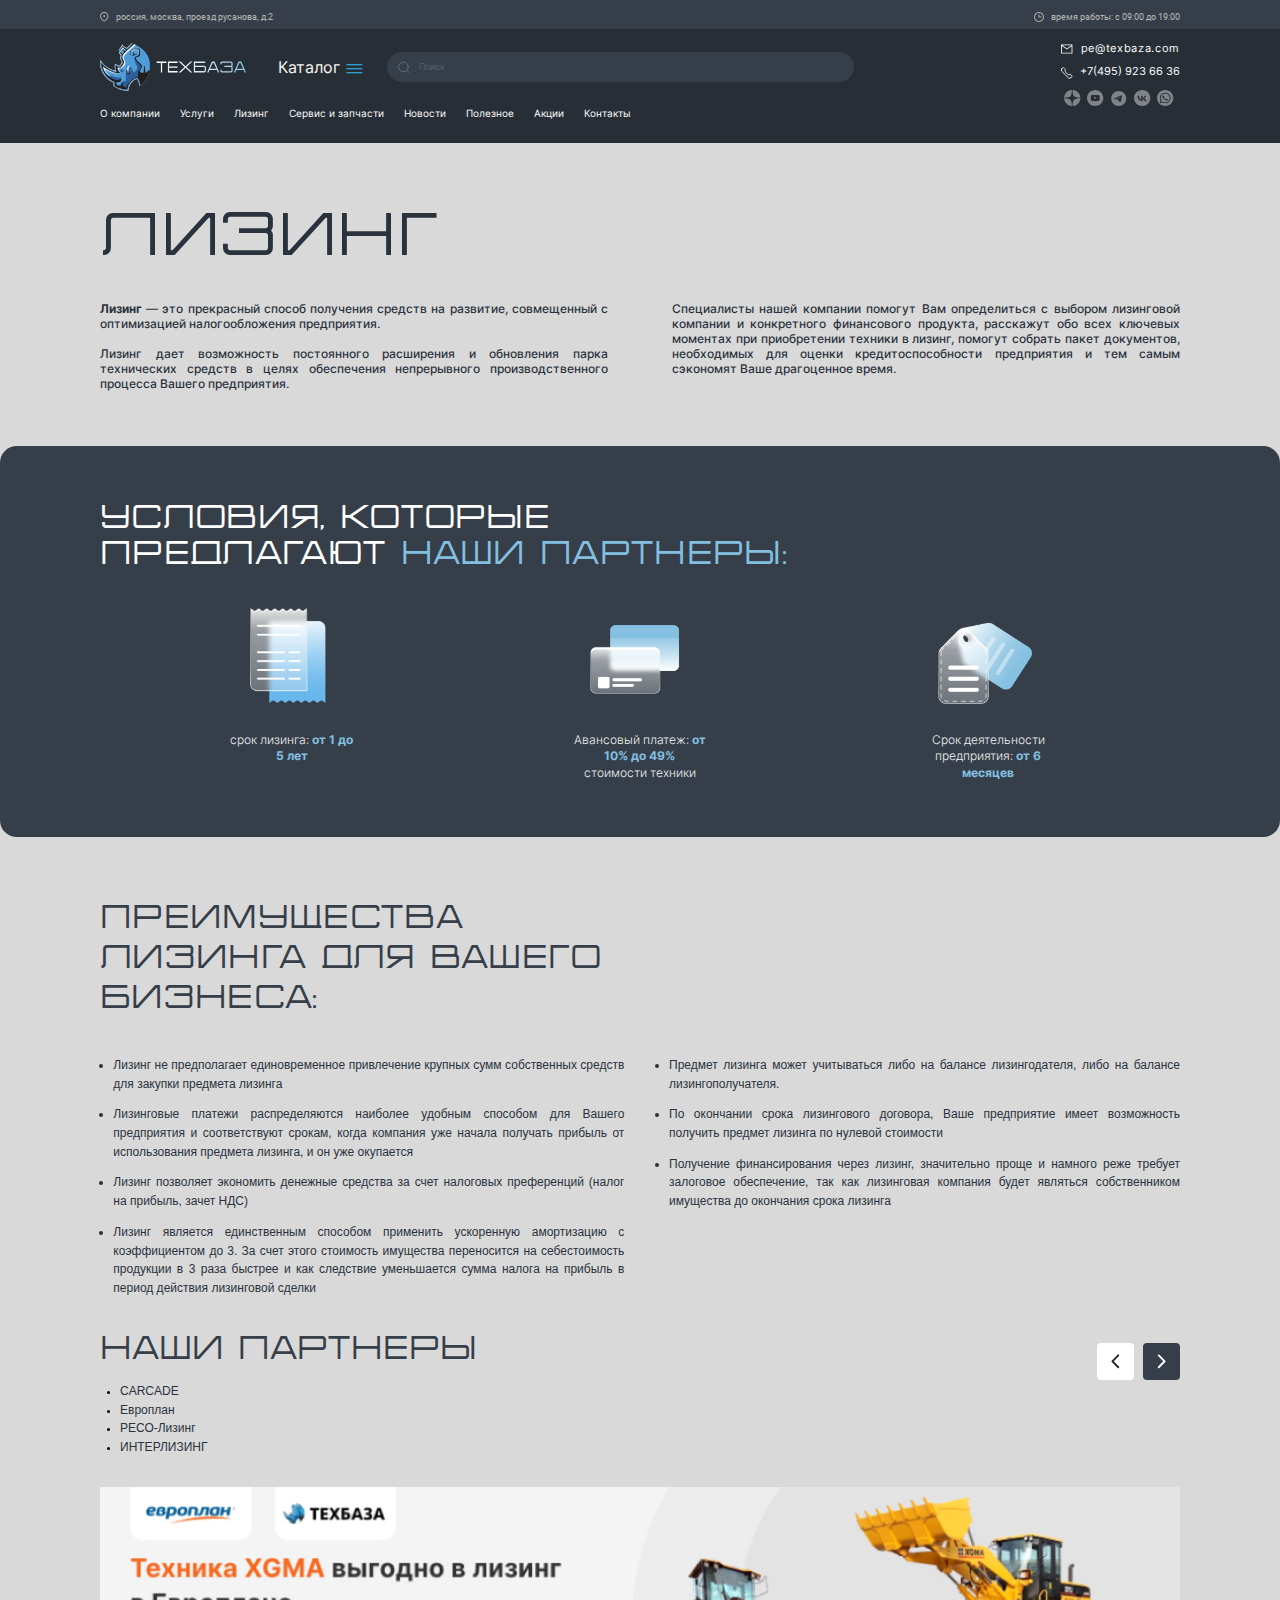
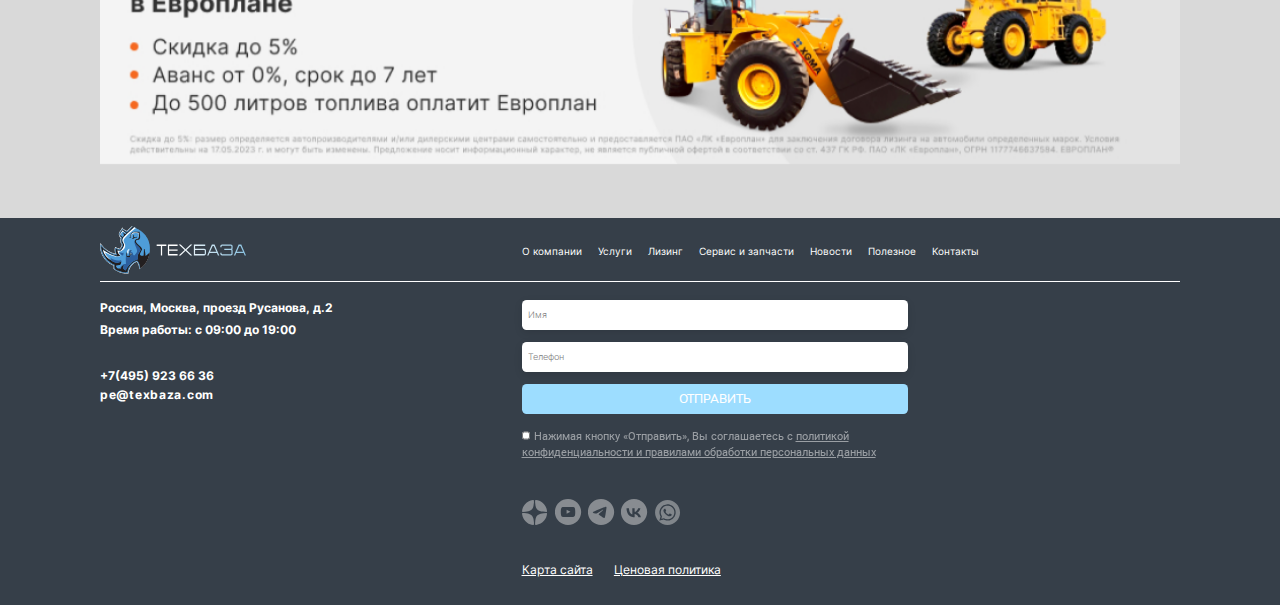
<file: lizing.html>
<!DOCTYPE html>
<html lang="ru">

<head>
    <meta charset="UTF-8">
    <meta name="viewport" content="width=device-width, initial-scale=1">
    <link rel="stylesheet" href="css/style.css" type="text/css">
    <title>Лизинг</title>
</head>

<body>
    <div class="wrapper">
        <header class="header">
			<div class="header__top">
				<div class="container header__inner">
					<div class="header__address">Россия, Москва, проезд русанова, д.2</div>
					<div class="header__time">Время работы: c 09:00 до 19:00</div>
				</div>
			</div>
			<div class="header__bottom">
				<div class="container header__inner">
					<div class="w-full">
						<div class="w-full row-center">
							<a href="/" class="header__logo">
								<img src="img/logo.svg" alt="logo">
							</a>
							<a href="/catalog.html" class="header__catalog-link">Каталог</a>
							<button class="header__catalog-burger" aria-label="Кнопка каталога" title="Открыть каталог"
								onclick="toggleNav()">
								<svg xmlns="http://www.w3.org/2000/svg" width="28" height="29" viewBox="0 0 28 29"
									fill="none">
									<path d="M2 13.5H26V15.5H2V13.5Z" fill="#2D9FD3" />
									<path d="M2 7.5H26V9.5H2V7.5Z" fill="#2D9FD3" />
									<path d="M2 19.5H26V21.5H2V19.5Z" fill="#2D9FD3" />
								</svg>
							</button>
							<form class="header__form">
								<input type="search" name="s" placeholder="Поиск" class="header__search">
								<button class="header__form-close" type="reset" aria-label="Очистить форму"
									title="Очистить форму"></button>
							</form>
						</div>
						<nav class="header__nav">
							<ul>
								<li>
									<a href="#">О компании</a>
								</li>
								<li>
									<a href="/lizing.html">Услуги</a>
								</li>
								<li>
									<a href="#">Лизинг</a>
								</li>
								<li>
									<a href="#">Сервис и запчасти</a>
								</li>
								<li>
									<a href="#">Новости</a>
								</li>
								<li>
									<a href="#">Полезное</a>
								</li>
								<li>
									<a href="#">Акции</a>
								</li>
								<li>
									<a href="#">Контакты</a>
								</li>
							</ul>
						</nav>
					</div>
					<div class="header__contacts">
						<a class="header__email" href="mailto:pe@texbaza.com">pe@texbaza.com</a>
						<a class="header__tel" href="tel:+74959236636">+7(495) 923 66 36</a>
						<div class="header__social">
							<ul class="social">
								<li class="social__item">
									<a class="social__elem" href="#" aria-label="link to social page"
										title="go to social page"
										style="--icon-decor: url('data:image/svg+xml,%3Csvg width=%2726%27 height=%2725%27 viewBox=%270 0 26 25%27 fill=%27none%27 xmlns=%27http://www.w3.org/2000/svg%27%3E%3Cpath d=%27M13.0976 22.9163C13.2076 21.3379 13.3121 19.7632 13.7411 18.2295C14.4426 15.7275 16.1737 14.3413 18.6044 13.7013C20.5034 13.2013 22.4472 13.0931 24.3985 13.0502C24.8779 13.039 25.0869 13.2834 25.0365 13.789C24.7828 16.3544 23.8221 18.6307 22.1581 20.5953C20.0669 23.0675 17.3918 24.5022 14.1907 24.9649C14.0508 24.9855 13.9072 24.9948 13.7654 24.9985C13.3251 25.0116 13.1069 24.8119 13.0976 24.366C13.0901 23.8847 13.0976 23.4014 13.0976 22.9163Z%27 fill=%27%23D9D9D9%27 fill-opacity=%270.5%27/%3E%3Cpath d=%27M13.0991 2.09236C13.0991 1.69495 13.1047 1.29568 13.0972 0.898273C13.0823 0.10719 13.2558 -0.0719234 14.0542 0.0232305C16.3525 0.297498 18.4287 1.13336 20.2494 2.5644C22.9469 4.68577 24.5195 7.46389 25.0101 10.8577C25.0325 11.0126 25.0418 11.1693 25.0474 11.326C25.0623 11.7085 24.8571 11.9492 24.4934 11.9417C22.2156 11.8969 19.9454 11.7831 17.7609 11.0256C15.2537 10.1562 13.9404 8.30908 13.5114 5.77911C13.3062 4.56263 13.2166 3.32563 13.073 2.09796C13.0842 2.09609 13.0917 2.09423 13.0991 2.09236Z%27 fill=%27%23D9D9D9%27 fill-opacity=%270.5%27/%3E%3Cpath d=%27M12.0053 2.00299C11.8337 3.35567 11.7218 4.71955 11.4792 6.05916C10.9606 8.91378 9.19032 10.6042 6.41452 11.3094C4.53973 11.7871 2.62577 11.9046 0.702475 11.9475C0.204397 11.9587 0.00479285 11.7199 0.0588912 11.1751C0.306998 8.68616 1.2304 6.46777 2.81977 4.54043C4.92215 1.9918 7.62893 0.504787 10.8954 0.0346148C11.0222 0.0159571 11.1509 0.00849408 11.2778 0.00476255C11.7404 -0.0101636 11.9381 0.16895 11.9475 0.627927C11.9568 1.08317 11.9493 1.53842 11.9493 1.99367C11.968 1.99553 11.9866 1.99926 12.0053 2.00299Z%27 fill=%27%23D9D9D9%27 fill-opacity=%270.5%27/%3E%3Cpath d=%27M11.948 23.0451C11.948 23.4575 11.948 23.8698 11.948 24.284C11.9462 24.8493 11.7559 25.0471 11.1981 24.9911C8.98383 24.7672 6.96727 23.9967 5.17642 22.6813C2.29242 20.5599 0.609775 17.7053 0.0855803 14.166C0.0594638 13.9831 0.0464056 13.7966 0.048271 13.6118C0.0501365 13.2723 0.242279 13.0484 0.568735 13.0558C3.01809 13.1118 5.46744 13.2051 7.77874 14.1622C9.88298 15.0336 11.0452 16.6792 11.4593 18.8509C11.7223 20.2297 11.8324 21.6365 12.0115 23.0321C11.991 23.0377 11.9704 23.0414 11.948 23.0451Z%27 fill=%27%23D9D9D9%27 fill-opacity=%270.5%27/%3E%3C/svg%3E%0A'); --icon-hover: url('data:image/svg+xml,%3Csvg width=%2726%27 height=%2725%27 viewBox=%270 0 26 25%27 fill=%27none%27 xmlns=%27http://www.w3.org/2000/svg%27%3E%3Cpath d=%27M13.0976 22.9163C13.2076 21.3379 13.3121 19.7632 13.7411 18.2295C14.4426 15.7275 16.1737 14.3413 18.6044 13.7013C20.5034 13.2013 22.4472 13.0931 24.3985 13.0502C24.8779 13.039 25.0869 13.2834 25.0365 13.789C24.7828 16.3544 23.8221 18.6307 22.1581 20.5953C20.0669 23.0675 17.3918 24.5022 14.1907 24.9649C14.0508 24.9855 13.9072 24.9948 13.7654 24.9985C13.3251 25.0116 13.1069 24.8119 13.0976 24.366C13.0901 23.8847 13.0976 23.4014 13.0976 22.9163Z%27 fill=%27%23D9D9D9%27 /%3E%3Cpath d=%27M13.0991 2.09236C13.0991 1.69495 13.1047 1.29568 13.0972 0.898273C13.0823 0.10719 13.2558 -0.0719234 14.0542 0.0232305C16.3525 0.297498 18.4287 1.13336 20.2494 2.5644C22.9469 4.68577 24.5195 7.46389 25.0101 10.8577C25.0325 11.0126 25.0418 11.1693 25.0474 11.326C25.0623 11.7085 24.8571 11.9492 24.4934 11.9417C22.2156 11.8969 19.9454 11.7831 17.7609 11.0256C15.2537 10.1562 13.9404 8.30908 13.5114 5.77911C13.3062 4.56263 13.2166 3.32563 13.073 2.09796C13.0842 2.09609 13.0917 2.09423 13.0991 2.09236Z%27 fill=%27%23D9D9D9%27 /%3E%3Cpath d=%27M12.0053 2.00299C11.8337 3.35567 11.7218 4.71955 11.4792 6.05916C10.9606 8.91378 9.19032 10.6042 6.41452 11.3094C4.53973 11.7871 2.62577 11.9046 0.702475 11.9475C0.204397 11.9587 0.00479285 11.7199 0.0588912 11.1751C0.306998 8.68616 1.2304 6.46777 2.81977 4.54043C4.92215 1.9918 7.62893 0.504787 10.8954 0.0346148C11.0222 0.0159571 11.1509 0.00849408 11.2778 0.00476255C11.7404 -0.0101636 11.9381 0.16895 11.9475 0.627927C11.9568 1.08317 11.9493 1.53842 11.9493 1.99367C11.968 1.99553 11.9866 1.99926 12.0053 2.00299Z%27 fill=%27%23D9D9D9%27 /%3E%3Cpath d=%27M11.948 23.0451C11.948 23.4575 11.948 23.8698 11.948 24.284C11.9462 24.8493 11.7559 25.0471 11.1981 24.9911C8.98383 24.7672 6.96727 23.9967 5.17642 22.6813C2.29242 20.5599 0.609775 17.7053 0.0855803 14.166C0.0594638 13.9831 0.0464056 13.7966 0.048271 13.6118C0.0501365 13.2723 0.242279 13.0484 0.568735 13.0558C3.01809 13.1118 5.46744 13.2051 7.77874 14.1622C9.88298 15.0336 11.0452 16.6792 11.4593 18.8509C11.7223 20.2297 11.8324 21.6365 12.0115 23.0321C11.991 23.0377 11.9704 23.0414 11.948 23.0451Z%27 fill=%27%23D9D9D9%27 /%3E%3C/svg%3E%0A')"></a>
								</li>
								<li class="social__item">
									<a class="social__elem" href="#" aria-label="link to social page"
										title="go to social page"
										style="--icon-decor: url('data:image/svg+xml,%3Csvg width=%2726%27 height=%2725%27 viewBox=%270 0 26 25%27 fill=%27none%27 xmlns=%27http://www.w3.org/2000/svg%27%3E%3Cpath d=%27M12.5602 1.8677e-06C19.444 0.00373321 25.0555 5.61567 25.0481 12.4925C25.0406 19.4086 19.431 25.0112 12.5229 25C5.61859 24.9888 0.0369193 19.3694 0.0481125 12.444C0.0593057 5.58395 5.67828 -0.00372947 12.5602 1.8677e-06ZM12.577 17.4347C14.1683 17.3731 15.7951 17.3228 17.4218 17.2407C18.1885 17.2033 18.7426 16.806 19.0168 16.0784C19.125 15.7929 19.2034 15.4869 19.2444 15.1847C19.4179 13.9384 19.4291 12.6847 19.3769 11.431C19.3508 10.791 19.2948 10.1474 19.1903 9.51492C19.0243 8.5 18.5094 7.94962 17.6289 7.77612C17.4143 7.73321 17.1923 7.71641 16.9741 7.71268C14.9071 7.67537 12.8401 7.625 10.773 7.6194C9.73208 7.61753 8.69112 7.68843 7.65015 7.75559C6.94685 7.80037 6.40771 8.14365 6.12788 8.80597C5.99729 9.11753 5.90028 9.45335 5.85364 9.78731C5.66709 11.0728 5.66336 12.3694 5.72306 13.6623C5.75477 14.3507 5.82006 15.0448 5.96184 15.7183C6.17078 16.7034 6.77522 17.1978 7.78074 17.25C9.36457 17.3302 10.9521 17.375 12.577 17.4347Z%27 fill=%27%23D9D9D9%27 fill-opacity=%270.5%27/%3E%3Cpath d=%27M11.2002 10.373C12.424 11.0167 13.6198 11.6473 14.866 12.3021C13.6254 12.9551 12.424 13.5876 11.2002 14.2331C11.2002 12.9383 11.2002 11.6809 11.2002 10.373Z%27 fill=%27%23D9D9D9%27 fill-opacity=%270.5%27/%3E%3C/svg%3E'); --icon-hover: url('data:image/svg+xml,%3Csvg width=%2726%27 height=%2725%27 viewBox=%270 0 26 25%27 fill=%27none%27 xmlns=%27http://www.w3.org/2000/svg%27%3E%3Cpath d=%27M12.5602 1.8677e-06C19.444 0.00373321 25.0555 5.61567 25.0481 12.4925C25.0406 19.4086 19.431 25.0112 12.5229 25C5.61859 24.9888 0.0369193 19.3694 0.0481125 12.444C0.0593057 5.58395 5.67828 -0.00372947 12.5602 1.8677e-06ZM12.577 17.4347C14.1683 17.3731 15.7951 17.3228 17.4218 17.2407C18.1885 17.2033 18.7426 16.806 19.0168 16.0784C19.125 15.7929 19.2034 15.4869 19.2444 15.1847C19.4179 13.9384 19.4291 12.6847 19.3769 11.431C19.3508 10.791 19.2948 10.1474 19.1903 9.51492C19.0243 8.5 18.5094 7.94962 17.6289 7.77612C17.4143 7.73321 17.1923 7.71641 16.9741 7.71268C14.9071 7.67537 12.8401 7.625 10.773 7.6194C9.73208 7.61753 8.69112 7.68843 7.65015 7.75559C6.94685 7.80037 6.40771 8.14365 6.12788 8.80597C5.99729 9.11753 5.90028 9.45335 5.85364 9.78731C5.66709 11.0728 5.66336 12.3694 5.72306 13.6623C5.75477 14.3507 5.82006 15.0448 5.96184 15.7183C6.17078 16.7034 6.77522 17.1978 7.78074 17.25C9.36457 17.3302 10.9521 17.375 12.577 17.4347Z%27 fill=%27%23D9D9D9%27 /%3E%3Cpath d=%27M11.2002 10.373C12.424 11.0167 13.6198 11.6473 14.866 12.3021C13.6254 12.9551 12.424 13.5876 11.2002 14.2331C11.2002 12.9383 11.2002 11.6809 11.2002 10.373Z%27 fill=%27%23D9D9D9%27 /%3E%3C/svg%3E')"></a>
								</li>
								<li class="social__item">
									<a class="social__elem" href="#" aria-label="link to social page"
										title="go to social page"
										style="--icon-decor: url('data:image/svg+xml,%3Csvg width=%2726%27 height=%2725%27 viewBox=%270 0 26 25%27 fill=%27none%27 xmlns=%27http://www.w3.org/2000/svg%27%3E%3Cpath d=%27M12.5606 2.32797e-06C5.67727 -0.00416434 0.0585269 5.58542 0.0481103 12.4437C0.0376936 19.3708 5.61894 24.9896 12.5231 25C19.4314 25.0104 25.0418 19.4104 25.0481 12.4937C25.0564 5.61666 19.4439 0.00208566 12.5606 2.32797e-06ZM17.6793 8.91458C17.4585 10.7208 17.1627 12.5146 16.8564 14.3083C16.7023 15.2167 16.5356 16.125 16.3752 17.0333C16.3398 17.2312 16.2898 17.425 16.2168 17.6125C16.1627 17.75 16.0981 17.8792 16.0064 17.9958C15.8689 18.1729 15.6918 18.2667 15.4627 18.2667C15.2418 18.2667 15.0356 18.2146 14.8377 18.125C14.6398 18.0354 14.4606 17.9146 14.2814 17.7937C13.2564 17.0979 12.2314 16.4042 11.2064 15.7104C11.0898 15.6312 10.9689 15.5562 10.8564 15.4729C10.7669 15.4062 10.6835 15.3292 10.5981 15.2542C10.5731 15.2312 10.5523 15.2062 10.5314 15.1812C10.3377 14.9458 10.3189 14.7208 10.4898 14.4687C10.5627 14.3583 10.6502 14.2542 10.746 14.1625C11.1148 13.8021 11.4877 13.4437 11.8606 13.0875C12.3481 12.6271 12.8398 12.1729 13.3252 11.7083C13.6543 11.3937 13.9731 11.0708 14.296 10.75C14.371 10.6729 14.4377 10.5875 14.5085 10.5062C14.5627 10.4437 14.5627 10.3708 14.5377 10.2958C14.5168 10.2312 14.471 10.1937 14.4023 10.1875C14.3231 10.1792 14.2481 10.1896 14.1793 10.2312C14.0481 10.3125 13.9148 10.3896 13.7856 10.475C12.6523 11.2271 11.521 11.9771 10.3898 12.7312C9.97102 13.0104 9.55435 13.2937 9.1356 13.575C8.95019 13.7 8.75435 13.8062 8.54602 13.8917C8.20227 14.0333 7.8481 14.0458 7.48769 13.975C7.01894 13.8812 6.55852 13.75 6.10435 13.6062C5.83977 13.5229 5.57519 13.4375 5.31269 13.3479C5.20644 13.3104 5.10227 13.2646 5.00436 13.2104C4.93561 13.1729 4.87102 13.1229 4.81686 13.0646C4.71269 12.9542 4.70019 12.8021 4.77936 12.6729C4.81061 12.6229 4.85019 12.5792 4.89394 12.5375C5.00436 12.4354 5.13144 12.3562 5.26685 12.2937C5.4981 12.1875 5.73144 12.0854 5.96477 11.9854C7.56894 11.2896 9.1731 10.5917 10.7814 9.9C12.296 9.24791 13.8168 8.61041 15.3523 8.00833C15.7189 7.86458 16.0898 7.7375 16.4627 7.6125C16.6168 7.56041 16.7814 7.53125 16.9418 7.50208C17.0939 7.475 17.2439 7.49166 17.3898 7.54375C17.5606 7.60625 17.671 7.725 17.7043 7.90208C17.7273 8.02291 17.7335 8.14583 17.7481 8.27291C17.7252 8.48125 17.7064 8.69791 17.6793 8.91458Z%27 fill=%27%23D9D9D9%27 fill-opacity=%270.5%27/%3E%3C/svg%3E%0A'); --icon-hover: url('data:image/svg+xml,%3Csvg width=%2726%27 height=%2725%27 viewBox=%270 0 26 25%27 fill=%27none%27 xmlns=%27http://www.w3.org/2000/svg%27%3E%3Cpath d=%27M12.5606 2.32797e-06C5.67727 -0.00416434 0.0585269 5.58542 0.0481103 12.4437C0.0376936 19.3708 5.61894 24.9896 12.5231 25C19.4314 25.0104 25.0418 19.4104 25.0481 12.4937C25.0564 5.61666 19.4439 0.00208566 12.5606 2.32797e-06ZM17.6793 8.91458C17.4585 10.7208 17.1627 12.5146 16.8564 14.3083C16.7023 15.2167 16.5356 16.125 16.3752 17.0333C16.3398 17.2312 16.2898 17.425 16.2168 17.6125C16.1627 17.75 16.0981 17.8792 16.0064 17.9958C15.8689 18.1729 15.6918 18.2667 15.4627 18.2667C15.2418 18.2667 15.0356 18.2146 14.8377 18.125C14.6398 18.0354 14.4606 17.9146 14.2814 17.7937C13.2564 17.0979 12.2314 16.4042 11.2064 15.7104C11.0898 15.6312 10.9689 15.5562 10.8564 15.4729C10.7669 15.4062 10.6835 15.3292 10.5981 15.2542C10.5731 15.2312 10.5523 15.2062 10.5314 15.1812C10.3377 14.9458 10.3189 14.7208 10.4898 14.4687C10.5627 14.3583 10.6502 14.2542 10.746 14.1625C11.1148 13.8021 11.4877 13.4437 11.8606 13.0875C12.3481 12.6271 12.8398 12.1729 13.3252 11.7083C13.6543 11.3937 13.9731 11.0708 14.296 10.75C14.371 10.6729 14.4377 10.5875 14.5085 10.5062C14.5627 10.4437 14.5627 10.3708 14.5377 10.2958C14.5168 10.2312 14.471 10.1937 14.4023 10.1875C14.3231 10.1792 14.2481 10.1896 14.1793 10.2312C14.0481 10.3125 13.9148 10.3896 13.7856 10.475C12.6523 11.2271 11.521 11.9771 10.3898 12.7312C9.97102 13.0104 9.55435 13.2937 9.1356 13.575C8.95019 13.7 8.75435 13.8062 8.54602 13.8917C8.20227 14.0333 7.8481 14.0458 7.48769 13.975C7.01894 13.8812 6.55852 13.75 6.10435 13.6062C5.83977 13.5229 5.57519 13.4375 5.31269 13.3479C5.20644 13.3104 5.10227 13.2646 5.00436 13.2104C4.93561 13.1729 4.87102 13.1229 4.81686 13.0646C4.71269 12.9542 4.70019 12.8021 4.77936 12.6729C4.81061 12.6229 4.85019 12.5792 4.89394 12.5375C5.00436 12.4354 5.13144 12.3562 5.26685 12.2937C5.4981 12.1875 5.73144 12.0854 5.96477 11.9854C7.56894 11.2896 9.1731 10.5917 10.7814 9.9C12.296 9.24791 13.8168 8.61041 15.3523 8.00833C15.7189 7.86458 16.0898 7.7375 16.4627 7.6125C16.6168 7.56041 16.7814 7.53125 16.9418 7.50208C17.0939 7.475 17.2439 7.49166 17.3898 7.54375C17.5606 7.60625 17.671 7.725 17.7043 7.90208C17.7273 8.02291 17.7335 8.14583 17.7481 8.27291C17.7252 8.48125 17.7064 8.69791 17.6793 8.91458Z%27 fill=%27%23D9D9D9%27 /%3E%3C/svg%3E%0A')"></a>
								</li>
								<li class="social__item">
									<a class="social__elem" href="#" aria-label="link to social page"
										title="go to social page"
										style="--icon-decor: url('data:image/svg+xml,%3Csvg width=%2726%27 height=%2725%27 viewBox=%270 0 26 25%27 fill=%27none%27 xmlns=%27http://www.w3.org/2000/svg%27%3E%3Cg filter=%27url(%23filter0_b_187_3017)%27%3E%3Cpath d=%27M12.5606 2.32922e-06C5.67821 -0.00416503 0.0585287 5.58426 0.0481103 12.4437C0.0376919 19.372 5.61987 24.9896 12.5231 25C19.4326 25.0104 25.0418 19.4095 25.0481 12.4937C25.0564 5.61552 19.4451 0.00208601 12.5606 2.32922e-06ZM18.9658 17.5008C18.2511 17.5008 17.5343 17.5008 16.8196 17.5008C16.6988 17.5008 16.6905 17.4967 16.6509 17.38C16.4592 16.8382 16.1883 16.3423 15.8195 15.9006C15.3069 15.2838 14.6755 14.8421 13.9087 14.6045C13.7045 14.542 13.4878 14.5107 13.2774 14.4649C13.2545 14.4607 13.2295 14.4607 13.2065 14.4587C13.1607 14.4566 13.1357 14.4816 13.1336 14.5253C13.1294 14.5691 13.1294 14.6149 13.1294 14.6587C13.1294 15.5422 13.1294 16.4256 13.1294 17.3091C13.1294 17.5008 13.1294 17.4987 12.9336 17.5008C12.3147 17.5071 11.7021 17.455 11.0958 17.33C9.92058 17.0883 8.86832 16.5986 7.97651 15.786C7.3139 15.1838 6.80548 14.467 6.42 13.6606C6.06786 12.9271 5.82823 12.1583 5.67196 11.3623C5.56778 10.8351 5.49485 10.3017 5.46151 9.76412C5.44901 9.55159 5.4365 9.34114 5.42608 9.1286C5.424 9.10151 5.42609 9.07443 5.42817 9.04734C5.43025 9.00358 5.45526 8.97858 5.49901 8.97441C5.5261 8.97233 5.55319 8.97233 5.58028 8.97233C6.24705 8.97233 6.91592 8.97233 7.58269 8.97233C7.73689 8.97233 7.7473 8.98274 7.75564 9.14319C7.77022 9.39948 7.77856 9.65577 7.80356 9.91206C7.88483 10.7872 8.06611 11.6374 8.41616 12.4479C8.66621 13.0272 8.99543 13.5585 9.44342 14.0086C9.77472 14.342 10.154 14.6108 10.5936 14.7837C10.6728 14.815 10.7561 14.84 10.8374 14.865C10.8624 14.8733 10.8895 14.8733 10.9228 14.8775C10.9312 14.8462 10.9416 14.8212 10.9437 14.7962C10.9478 14.7525 10.9458 14.7066 10.9458 14.6629C10.9458 12.8417 10.9458 11.0206 10.9458 9.19736C10.9458 9.14944 10.9458 9.10151 10.9478 9.05359C10.9499 9.00566 10.977 8.97858 11.0249 8.97441C11.0562 8.97233 11.0874 8.97233 11.1166 8.97233C11.7292 8.97233 12.3418 8.97233 12.9544 8.97233C13.1211 8.97233 13.1253 8.97649 13.1253 9.14736C13.1253 10.1434 13.1253 11.1394 13.1253 12.1374C13.1253 12.1791 13.1232 12.2208 13.1274 12.2604C13.1336 12.3291 13.1544 12.3458 13.219 12.3396C13.2836 12.3312 13.3482 12.3187 13.4107 12.3041C13.8525 12.1979 14.238 11.9812 14.5901 11.7019C15.2298 11.1956 15.709 10.5601 16.0653 9.8308C16.182 9.59326 16.2779 9.34947 16.3591 9.09735C16.3967 8.98066 16.4029 8.97649 16.5258 8.97649C17.1655 8.97649 17.8073 8.97649 18.447 8.97649C18.4678 8.97649 18.4887 8.97649 18.5095 8.97858C18.5574 8.98066 18.5762 9.00775 18.5699 9.05359C18.5658 9.08484 18.5595 9.11402 18.5533 9.14527C18.3345 10.1496 17.8698 11.0331 17.2135 11.8186C16.8363 12.2708 16.4092 12.6688 15.9257 13.0063C15.8507 13.0584 15.7715 13.1063 15.6945 13.1584C15.6674 13.1772 15.6424 13.198 15.6028 13.2293C15.6444 13.2564 15.6694 13.2751 15.6986 13.2897C16.3175 13.6043 16.8676 14.0148 17.3551 14.5066C18.1553 15.315 18.7241 16.2631 19.0513 17.355C19.0638 17.3966 19.07 17.4404 19.0804 17.4946C19.0388 17.4946 19.0033 17.5008 18.9658 17.5008Z%27 fill=%27%23D9D9D9%27 fill-opacity=%270.5%27/%3E%3C/g%3E%3Cdefs%3E%3Cfilter id=%27filter0_b_187_3017%27 x=%27-19.9519%27 y=%27-20%27 width=%2765%27 height=%2765%27 filterUnits=%27userSpaceOnUse%27 color-interpolation-filters=%27sRGB%27%3E%3CfeFlood flood-opacity=%270%27 result=%27BackgroundImageFix%27/%3E%3CfeGaussianBlur in=%27BackgroundImageFix%27 stdDeviation=%2710%27/%3E%3CfeComposite in2=%27SourceAlpha%27 operator=%27in%27 result=%27effect1_backgroundBlur_187_3017%27/%3E%3CfeBlend mode=%27normal%27 in=%27SourceGraphic%27 in2=%27effect1_backgroundBlur_187_3017%27 result=%27shape%27/%3E%3C/filter%3E%3C/defs%3E%3C/svg%3E%0A'); --icon-hover: url('data:image/svg+xml,%3Csvg width=%2726%27 height=%2725%27 viewBox=%270 0 26 25%27 fill=%27none%27 xmlns=%27http://www.w3.org/2000/svg%27%3E%3Cg filter=%27url(%23filter0_b_187_3017)%27%3E%3Cpath d=%27M12.5606 2.32922e-06C5.67821 -0.00416503 0.0585287 5.58426 0.0481103 12.4437C0.0376919 19.372 5.61987 24.9896 12.5231 25C19.4326 25.0104 25.0418 19.4095 25.0481 12.4937C25.0564 5.61552 19.4451 0.00208601 12.5606 2.32922e-06ZM18.9658 17.5008C18.2511 17.5008 17.5343 17.5008 16.8196 17.5008C16.6988 17.5008 16.6905 17.4967 16.6509 17.38C16.4592 16.8382 16.1883 16.3423 15.8195 15.9006C15.3069 15.2838 14.6755 14.8421 13.9087 14.6045C13.7045 14.542 13.4878 14.5107 13.2774 14.4649C13.2545 14.4607 13.2295 14.4607 13.2065 14.4587C13.1607 14.4566 13.1357 14.4816 13.1336 14.5253C13.1294 14.5691 13.1294 14.6149 13.1294 14.6587C13.1294 15.5422 13.1294 16.4256 13.1294 17.3091C13.1294 17.5008 13.1294 17.4987 12.9336 17.5008C12.3147 17.5071 11.7021 17.455 11.0958 17.33C9.92058 17.0883 8.86832 16.5986 7.97651 15.786C7.3139 15.1838 6.80548 14.467 6.42 13.6606C6.06786 12.9271 5.82823 12.1583 5.67196 11.3623C5.56778 10.8351 5.49485 10.3017 5.46151 9.76412C5.44901 9.55159 5.4365 9.34114 5.42608 9.1286C5.424 9.10151 5.42609 9.07443 5.42817 9.04734C5.43025 9.00358 5.45526 8.97858 5.49901 8.97441C5.5261 8.97233 5.55319 8.97233 5.58028 8.97233C6.24705 8.97233 6.91592 8.97233 7.58269 8.97233C7.73689 8.97233 7.7473 8.98274 7.75564 9.14319C7.77022 9.39948 7.77856 9.65577 7.80356 9.91206C7.88483 10.7872 8.06611 11.6374 8.41616 12.4479C8.66621 13.0272 8.99543 13.5585 9.44342 14.0086C9.77472 14.342 10.154 14.6108 10.5936 14.7837C10.6728 14.815 10.7561 14.84 10.8374 14.865C10.8624 14.8733 10.8895 14.8733 10.9228 14.8775C10.9312 14.8462 10.9416 14.8212 10.9437 14.7962C10.9478 14.7525 10.9458 14.7066 10.9458 14.6629C10.9458 12.8417 10.9458 11.0206 10.9458 9.19736C10.9458 9.14944 10.9458 9.10151 10.9478 9.05359C10.9499 9.00566 10.977 8.97858 11.0249 8.97441C11.0562 8.97233 11.0874 8.97233 11.1166 8.97233C11.7292 8.97233 12.3418 8.97233 12.9544 8.97233C13.1211 8.97233 13.1253 8.97649 13.1253 9.14736C13.1253 10.1434 13.1253 11.1394 13.1253 12.1374C13.1253 12.1791 13.1232 12.2208 13.1274 12.2604C13.1336 12.3291 13.1544 12.3458 13.219 12.3396C13.2836 12.3312 13.3482 12.3187 13.4107 12.3041C13.8525 12.1979 14.238 11.9812 14.5901 11.7019C15.2298 11.1956 15.709 10.5601 16.0653 9.8308C16.182 9.59326 16.2779 9.34947 16.3591 9.09735C16.3967 8.98066 16.4029 8.97649 16.5258 8.97649C17.1655 8.97649 17.8073 8.97649 18.447 8.97649C18.4678 8.97649 18.4887 8.97649 18.5095 8.97858C18.5574 8.98066 18.5762 9.00775 18.5699 9.05359C18.5658 9.08484 18.5595 9.11402 18.5533 9.14527C18.3345 10.1496 17.8698 11.0331 17.2135 11.8186C16.8363 12.2708 16.4092 12.6688 15.9257 13.0063C15.8507 13.0584 15.7715 13.1063 15.6945 13.1584C15.6674 13.1772 15.6424 13.198 15.6028 13.2293C15.6444 13.2564 15.6694 13.2751 15.6986 13.2897C16.3175 13.6043 16.8676 14.0148 17.3551 14.5066C18.1553 15.315 18.7241 16.2631 19.0513 17.355C19.0638 17.3966 19.07 17.4404 19.0804 17.4946C19.0388 17.4946 19.0033 17.5008 18.9658 17.5008Z%27 fill=%27%23D9D9D9%27 /%3E%3C/g%3E%3Cdefs%3E%3Cfilter id=%27filter0_b_187_3017%27 x=%27-19.9519%27 y=%27-20%27 width=%2765%27 height=%2765%27 filterUnits=%27userSpaceOnUse%27 color-interpolation-filters=%27sRGB%27%3E%3CfeFlood flood-opacity=%270%27 result=%27BackgroundImageFix%27/%3E%3CfeGaussianBlur in=%27BackgroundImageFix%27 stdDeviation=%2710%27/%3E%3CfeComposite in2=%27SourceAlpha%27 operator=%27in%27 result=%27effect1_backgroundBlur_187_3017%27/%3E%3CfeBlend mode=%27normal%27 in=%27SourceGraphic%27 in2=%27effect1_backgroundBlur_187_3017%27 result=%27shape%27/%3E%3C/filter%3E%3C/defs%3E%3C/svg%3E%0A')"></a>
								</li>
								<li class="social__item">
									<a class="social__elem" href="#" aria-label="link to social page"
										title="go to social page"
										style="--icon-decor: url('data:image/svg+xml,%3Csvg width=%2726%27 height=%2725%27 viewBox=%270 0 26 25%27 fill=%27none%27 xmlns=%27http://www.w3.org/2000/svg%27%3E%3Cpath d=%27M12.5481 0C5.64493 0 0.0480957 5.59683 0.0480957 12.5C0.0480957 19.4032 5.64493 25 12.5481 25C19.4513 25 25.0481 19.4032 25.0481 12.5C25.0481 5.59683 19.4513 0 12.5481 0ZM20.6405 12.4428C20.6273 12.7808 20.63 13.1206 20.5956 13.456C20.5692 13.7165 20.5076 13.9754 20.4407 14.2298C20.3421 14.6056 20.2391 14.9824 20.1097 15.3486C20.0129 15.6206 19.8817 15.882 19.7479 16.1391C19.5992 16.4269 19.4433 16.713 19.2673 16.9842C19.1273 17.2007 18.9618 17.4032 18.7902 17.5968C18.5437 17.8759 18.2919 18.1523 18.0234 18.4085C17.8087 18.6136 17.5683 18.7914 17.3342 18.9745C17.1916 19.0854 17.0446 19.1937 16.8896 19.287C16.6238 19.4472 16.358 19.6127 16.0771 19.7447C15.7567 19.8952 15.4257 20.0282 15.0904 20.14C14.7752 20.2447 14.4513 20.3301 14.1247 20.3917C13.7743 20.4577 13.4161 20.4912 13.0604 20.5291C12.8166 20.5546 12.5701 20.5801 12.3254 20.5722C12.0815 20.5651 11.8386 20.515 11.5956 20.4859C11.527 20.4771 11.4565 20.4771 11.3879 20.4674C10.8694 20.3908 10.3694 20.2491 9.87028 20.0845C9.58067 19.9894 9.30602 19.8688 9.02961 19.7482C8.92662 19.7033 8.83067 19.6426 8.72855 19.596C8.68718 19.5775 8.6326 19.5634 8.59211 19.5739C8.14141 19.6963 7.69422 19.8266 7.24352 19.9481C7.01817 20.0088 6.78753 20.0502 6.56218 20.11C5.9988 20.2614 5.43718 20.4181 4.8738 20.5722C4.77433 20.5995 4.67398 20.6285 4.57274 20.6505C4.45655 20.6752 4.40901 20.618 4.4407 20.5035C4.60091 19.9384 4.76288 19.3732 4.91957 18.8063C5.10795 18.1285 5.28049 17.4454 5.48472 16.7711C5.53929 16.5889 5.52257 16.4533 5.43718 16.2949C5.29369 16.0273 5.14757 15.7579 5.04457 15.4745C4.90373 15.0898 4.80514 14.6893 4.68366 14.2975C4.43014 13.4833 4.46447 12.6444 4.4856 11.809C4.49792 11.3072 4.60707 10.8151 4.7532 10.3336C4.83859 10.0528 4.91429 9.76849 5.00848 9.49032C5.06218 9.33099 5.1326 9.17606 5.21359 9.02905C5.40725 8.67606 5.59123 8.31602 5.81658 7.98415C6.04105 7.65317 6.30074 7.34331 6.56482 7.04137C6.79105 6.78257 7.03753 6.53873 7.29193 6.30634C7.48207 6.13204 7.69422 5.97975 7.90549 5.83011C8.36148 5.50616 8.84739 5.22799 9.36324 5.01497C9.73736 4.86004 10.1282 4.74032 10.5182 4.62764C10.9328 4.50792 11.3571 4.44014 11.7893 4.38996C12.2321 4.33803 12.6749 4.33099 13.1115 4.36444C13.725 4.41021 14.3377 4.50528 14.9222 4.72359C15.2259 4.83715 15.5393 4.9243 15.8395 5.04666C16.0367 5.12676 16.218 5.24736 16.4073 5.35035C16.5058 5.40405 16.608 5.45158 16.7013 5.5132C16.9935 5.70511 17.2937 5.88644 17.5675 6.10123C17.8412 6.3169 18.1027 6.55194 18.3412 6.80546C18.6185 7.10123 18.8668 7.42342 19.1229 7.73768C19.2374 7.87852 19.3518 8.02113 19.446 8.1743C19.5631 8.3662 19.6634 8.56778 19.7646 8.76849C19.8562 8.9507 19.9521 9.13116 20.0226 9.3213C20.1396 9.64085 20.2453 9.96567 20.343 10.2914C20.4161 10.5352 20.4918 10.7826 20.5252 11.0335C20.5877 11.5 20.6203 11.9701 20.6652 12.4393C20.6573 12.4401 20.6484 12.4419 20.6405 12.4428ZM19.2074 11.1048C19.1036 10.735 19.0041 10.3627 18.8712 10.0026C18.7594 9.69982 18.6159 9.40669 18.4653 9.12148C18.3527 8.90845 18.2127 8.70775 18.071 8.51144C17.9249 8.30898 17.7673 8.11356 17.6044 7.9243C17.4918 7.79313 17.3659 7.67342 17.2391 7.55634C17.0587 7.38908 16.8782 7.22183 16.6863 7.06866C16.5296 6.94278 16.3588 6.83539 16.1916 6.72359C15.7752 6.44542 15.3254 6.23239 14.8527 6.07394C14.4759 5.94806 14.0956 5.84067 13.703 5.76408C13.3069 5.68662 12.9125 5.66989 12.5173 5.66109C12.0824 5.65141 11.6484 5.71303 11.2189 5.79489C10.6705 5.89965 10.1564 6.10387 9.65197 6.32746C9.36236 6.45599 9.09387 6.63732 8.82802 6.81338C8.56218 6.98944 8.29281 7.16725 8.05778 7.38116C7.61676 7.78169 7.20743 8.21479 6.89669 8.72975C6.73119 9.00264 6.55778 9.27201 6.41517 9.55722C6.30338 9.77993 6.24088 10.0273 6.14581 10.2588C5.90197 10.8548 5.80602 11.4842 5.76376 12.1162C5.73648 12.5317 5.78137 12.9542 5.82626 13.3706C5.85707 13.6514 5.9275 13.9322 6.012 14.2025C6.13348 14.5898 6.26376 14.9754 6.42838 15.346C6.56658 15.6567 6.76024 15.9428 6.9231 16.2438C6.9495 16.294 6.95655 16.3671 6.94334 16.4225C6.89229 16.632 6.82979 16.8398 6.77081 17.0475C6.6907 17.3257 6.60795 17.603 6.53137 17.8812C6.45038 18.1761 6.37556 18.4718 6.28841 18.8019C6.37116 18.7914 6.41341 18.7896 6.45391 18.779C6.80162 18.6937 7.15109 18.6109 7.49704 18.5185C7.86852 18.419 8.23736 18.3125 8.60619 18.2042C8.76289 18.1585 8.89757 18.1576 9.0481 18.2518C9.29193 18.4058 9.54722 18.5502 9.81306 18.6585C10.1608 18.8002 10.5208 18.9129 10.8808 19.0185C11.1405 19.0951 11.4073 19.1734 11.6757 19.1928C12.3271 19.2394 12.9821 19.2826 13.6308 19.1505C13.902 19.096 14.181 19.0651 14.4398 18.9745C14.9073 18.8125 15.3896 18.6796 15.8078 18.3961C16.019 18.2535 16.2567 18.1488 16.4583 17.9956C16.7752 17.7562 17.0807 17.5009 17.3729 17.2324C17.5631 17.0572 17.7347 16.8574 17.8905 16.6505C18.0763 16.4032 18.2576 16.147 18.4028 15.875C18.6009 15.5062 18.7814 15.125 18.9337 14.735C19.0463 14.4481 19.1168 14.1408 19.181 13.8371C19.2532 13.4965 19.3148 13.1523 19.3474 12.8055C19.3879 12.382 19.3377 11.9586 19.2823 11.5379C19.2638 11.3926 19.247 11.2456 19.2074 11.1048ZM16.424 15.4824C16.3553 15.6153 16.2268 15.7236 16.1071 15.8213C15.9768 15.9269 15.8289 16.0132 15.6828 16.0968C15.3536 16.2852 15.1493 16.3116 14.6564 16.3081C14.6546 16.3187 14.6528 16.3292 14.6511 16.3398C14.3747 16.2958 14.0921 16.2729 13.8227 16.2016C13.5789 16.1373 13.3483 16.022 13.1132 15.9261C12.9372 15.8548 12.7594 15.787 12.5912 15.6998C12.3051 15.5511 12.0146 15.4067 11.7488 15.228C11.4671 15.0387 11.2021 14.8222 10.9469 14.5977C10.652 14.338 10.3703 14.0625 10.0921 13.7835C9.96183 13.6523 9.85003 13.5009 9.73912 13.3521C9.52345 13.0607 9.31746 12.7614 9.10091 12.4701C8.84035 12.118 8.67926 11.7174 8.55426 11.3046C8.47503 11.0458 8.44422 10.772 8.46271 10.4956C8.47767 10.257 8.52609 10.0308 8.6194 9.80722C8.70743 9.59859 8.78577 9.38908 8.93894 9.21919C9.09915 9.04137 9.2356 8.82482 9.48295 8.7588C9.61764 8.72359 9.76729 8.75 9.90637 8.72535C10.2374 8.66637 10.409 8.84859 10.5208 9.11796C10.6256 9.36884 10.7153 9.62676 10.8183 9.87852C10.9134 10.11 11.0111 10.3407 11.1185 10.5669C11.1863 10.7104 11.1766 10.8336 11.1036 10.9736C10.9786 11.2157 10.7955 11.4076 10.6168 11.6056C10.4988 11.7359 10.4935 11.9146 10.5719 12.0731C10.7541 12.4401 11.0129 12.7526 11.2778 13.0563C11.527 13.3415 11.8016 13.6083 12.1308 13.8081C12.3782 13.9577 12.615 14.1259 12.8685 14.2641C13.0648 14.3706 13.277 14.4525 13.4891 14.5238C13.5516 14.544 13.6652 14.5141 13.7092 14.4657C13.9398 14.2139 14.1643 13.9551 14.3738 13.6875C14.5226 13.4974 14.6661 13.4401 14.8905 13.544C15.2814 13.7262 15.6705 13.9146 16.0595 14.1012C16.2109 14.1743 16.3606 14.2544 16.5129 14.3266C16.6018 14.3688 16.6423 14.434 16.6432 14.5317C16.6449 14.8662 16.5763 15.1884 16.424 15.4824Z%27 fill=%27%2381868B%27/%3E%3C/svg%3E%0A'); --icon-hover: url('data:image/svg+xml,%3Csvg width=%2726%27 height=%2725%27 viewBox=%270 0 26 25%27 fill=%27none%27 xmlns=%27http://www.w3.org/2000/svg%27%3E%3Cpath d=%27M12.5481 0C5.64493 0 0.0480957 5.59683 0.0480957 12.5C0.0480957 19.4032 5.64493 25 12.5481 25C19.4513 25 25.0481 19.4032 25.0481 12.5C25.0481 5.59683 19.4513 0 12.5481 0ZM20.6405 12.4428C20.6273 12.7808 20.63 13.1206 20.5956 13.456C20.5692 13.7165 20.5076 13.9754 20.4407 14.2298C20.3421 14.6056 20.2391 14.9824 20.1097 15.3486C20.0129 15.6206 19.8817 15.882 19.7479 16.1391C19.5992 16.4269 19.4433 16.713 19.2673 16.9842C19.1273 17.2007 18.9618 17.4032 18.7902 17.5968C18.5437 17.8759 18.2919 18.1523 18.0234 18.4085C17.8087 18.6136 17.5683 18.7914 17.3342 18.9745C17.1916 19.0854 17.0446 19.1937 16.8896 19.287C16.6238 19.4472 16.358 19.6127 16.0771 19.7447C15.7567 19.8952 15.4257 20.0282 15.0904 20.14C14.7752 20.2447 14.4513 20.3301 14.1247 20.3917C13.7743 20.4577 13.4161 20.4912 13.0604 20.5291C12.8166 20.5546 12.5701 20.5801 12.3254 20.5722C12.0815 20.5651 11.8386 20.515 11.5956 20.4859C11.527 20.4771 11.4565 20.4771 11.3879 20.4674C10.8694 20.3908 10.3694 20.2491 9.87028 20.0845C9.58067 19.9894 9.30602 19.8688 9.02961 19.7482C8.92662 19.7033 8.83067 19.6426 8.72855 19.596C8.68718 19.5775 8.6326 19.5634 8.59211 19.5739C8.14141 19.6963 7.69422 19.8266 7.24352 19.9481C7.01817 20.0088 6.78753 20.0502 6.56218 20.11C5.9988 20.2614 5.43718 20.4181 4.8738 20.5722C4.77433 20.5995 4.67398 20.6285 4.57274 20.6505C4.45655 20.6752 4.40901 20.618 4.4407 20.5035C4.60091 19.9384 4.76288 19.3732 4.91957 18.8063C5.10795 18.1285 5.28049 17.4454 5.48472 16.7711C5.53929 16.5889 5.52257 16.4533 5.43718 16.2949C5.29369 16.0273 5.14757 15.7579 5.04457 15.4745C4.90373 15.0898 4.80514 14.6893 4.68366 14.2975C4.43014 13.4833 4.46447 12.6444 4.4856 11.809C4.49792 11.3072 4.60707 10.8151 4.7532 10.3336C4.83859 10.0528 4.91429 9.76849 5.00848 9.49032C5.06218 9.33099 5.1326 9.17606 5.21359 9.02905C5.40725 8.67606 5.59123 8.31602 5.81658 7.98415C6.04105 7.65317 6.30074 7.34331 6.56482 7.04137C6.79105 6.78257 7.03753 6.53873 7.29193 6.30634C7.48207 6.13204 7.69422 5.97975 7.90549 5.83011C8.36148 5.50616 8.84739 5.22799 9.36324 5.01497C9.73736 4.86004 10.1282 4.74032 10.5182 4.62764C10.9328 4.50792 11.3571 4.44014 11.7893 4.38996C12.2321 4.33803 12.6749 4.33099 13.1115 4.36444C13.725 4.41021 14.3377 4.50528 14.9222 4.72359C15.2259 4.83715 15.5393 4.9243 15.8395 5.04666C16.0367 5.12676 16.218 5.24736 16.4073 5.35035C16.5058 5.40405 16.608 5.45158 16.7013 5.5132C16.9935 5.70511 17.2937 5.88644 17.5675 6.10123C17.8412 6.3169 18.1027 6.55194 18.3412 6.80546C18.6185 7.10123 18.8668 7.42342 19.1229 7.73768C19.2374 7.87852 19.3518 8.02113 19.446 8.1743C19.5631 8.3662 19.6634 8.56778 19.7646 8.76849C19.8562 8.9507 19.9521 9.13116 20.0226 9.3213C20.1396 9.64085 20.2453 9.96567 20.343 10.2914C20.4161 10.5352 20.4918 10.7826 20.5252 11.0335C20.5877 11.5 20.6203 11.9701 20.6652 12.4393C20.6573 12.4401 20.6484 12.4419 20.6405 12.4428ZM19.2074 11.1048C19.1036 10.735 19.0041 10.3627 18.8712 10.0026C18.7594 9.69982 18.6159 9.40669 18.4653 9.12148C18.3527 8.90845 18.2127 8.70775 18.071 8.51144C17.9249 8.30898 17.7673 8.11356 17.6044 7.9243C17.4918 7.79313 17.3659 7.67342 17.2391 7.55634C17.0587 7.38908 16.8782 7.22183 16.6863 7.06866C16.5296 6.94278 16.3588 6.83539 16.1916 6.72359C15.7752 6.44542 15.3254 6.23239 14.8527 6.07394C14.4759 5.94806 14.0956 5.84067 13.703 5.76408C13.3069 5.68662 12.9125 5.66989 12.5173 5.66109C12.0824 5.65141 11.6484 5.71303 11.2189 5.79489C10.6705 5.89965 10.1564 6.10387 9.65197 6.32746C9.36236 6.45599 9.09387 6.63732 8.82802 6.81338C8.56218 6.98944 8.29281 7.16725 8.05778 7.38116C7.61676 7.78169 7.20743 8.21479 6.89669 8.72975C6.73119 9.00264 6.55778 9.27201 6.41517 9.55722C6.30338 9.77993 6.24088 10.0273 6.14581 10.2588C5.90197 10.8548 5.80602 11.4842 5.76376 12.1162C5.73648 12.5317 5.78137 12.9542 5.82626 13.3706C5.85707 13.6514 5.9275 13.9322 6.012 14.2025C6.13348 14.5898 6.26376 14.9754 6.42838 15.346C6.56658 15.6567 6.76024 15.9428 6.9231 16.2438C6.9495 16.294 6.95655 16.3671 6.94334 16.4225C6.89229 16.632 6.82979 16.8398 6.77081 17.0475C6.6907 17.3257 6.60795 17.603 6.53137 17.8812C6.45038 18.1761 6.37556 18.4718 6.28841 18.8019C6.37116 18.7914 6.41341 18.7896 6.45391 18.779C6.80162 18.6937 7.15109 18.6109 7.49704 18.5185C7.86852 18.419 8.23736 18.3125 8.60619 18.2042C8.76289 18.1585 8.89757 18.1576 9.0481 18.2518C9.29193 18.4058 9.54722 18.5502 9.81306 18.6585C10.1608 18.8002 10.5208 18.9129 10.8808 19.0185C11.1405 19.0951 11.4073 19.1734 11.6757 19.1928C12.3271 19.2394 12.9821 19.2826 13.6308 19.1505C13.902 19.096 14.181 19.0651 14.4398 18.9745C14.9073 18.8125 15.3896 18.6796 15.8078 18.3961C16.019 18.2535 16.2567 18.1488 16.4583 17.9956C16.7752 17.7562 17.0807 17.5009 17.3729 17.2324C17.5631 17.0572 17.7347 16.8574 17.8905 16.6505C18.0763 16.4032 18.2576 16.147 18.4028 15.875C18.6009 15.5062 18.7814 15.125 18.9337 14.735C19.0463 14.4481 19.1168 14.1408 19.181 13.8371C19.2532 13.4965 19.3148 13.1523 19.3474 12.8055C19.3879 12.382 19.3377 11.9586 19.2823 11.5379C19.2638 11.3926 19.247 11.2456 19.2074 11.1048ZM16.424 15.4824C16.3553 15.6153 16.2268 15.7236 16.1071 15.8213C15.9768 15.9269 15.8289 16.0132 15.6828 16.0968C15.3536 16.2852 15.1493 16.3116 14.6564 16.3081C14.6546 16.3187 14.6528 16.3292 14.6511 16.3398C14.3747 16.2958 14.0921 16.2729 13.8227 16.2016C13.5789 16.1373 13.3483 16.022 13.1132 15.9261C12.9372 15.8548 12.7594 15.787 12.5912 15.6998C12.3051 15.5511 12.0146 15.4067 11.7488 15.228C11.4671 15.0387 11.2021 14.8222 10.9469 14.5977C10.652 14.338 10.3703 14.0625 10.0921 13.7835C9.96183 13.6523 9.85003 13.5009 9.73912 13.3521C9.52345 13.0607 9.31746 12.7614 9.10091 12.4701C8.84035 12.118 8.67926 11.7174 8.55426 11.3046C8.47503 11.0458 8.44422 10.772 8.46271 10.4956C8.47767 10.257 8.52609 10.0308 8.6194 9.80722C8.70743 9.59859 8.78577 9.38908 8.93894 9.21919C9.09915 9.04137 9.2356 8.82482 9.48295 8.7588C9.61764 8.72359 9.76729 8.75 9.90637 8.72535C10.2374 8.66637 10.409 8.84859 10.5208 9.11796C10.6256 9.36884 10.7153 9.62676 10.8183 9.87852C10.9134 10.11 11.0111 10.3407 11.1185 10.5669C11.1863 10.7104 11.1766 10.8336 11.1036 10.9736C10.9786 11.2157 10.7955 11.4076 10.6168 11.6056C10.4988 11.7359 10.4935 11.9146 10.5719 12.0731C10.7541 12.4401 11.0129 12.7526 11.2778 13.0563C11.527 13.3415 11.8016 13.6083 12.1308 13.8081C12.3782 13.9577 12.615 14.1259 12.8685 14.2641C13.0648 14.3706 13.277 14.4525 13.4891 14.5238C13.5516 14.544 13.6652 14.5141 13.7092 14.4657C13.9398 14.2139 14.1643 13.9551 14.3738 13.6875C14.5226 13.4974 14.6661 13.4401 14.8905 13.544C15.2814 13.7262 15.6705 13.9146 16.0595 14.1012C16.2109 14.1743 16.3606 14.2544 16.5129 14.3266C16.6018 14.3688 16.6423 14.434 16.6432 14.5317C16.6449 14.8662 16.5763 15.1884 16.424 15.4824Z%27 fill=%27%23D9D9D9%27/%3E%3C/svg%3E%0A')"></a>
								</li>
							</ul>
						</div>
					</div>
					<div class="header__contacts__mobile">
						<a class="header__tel" href="tel:+74959236636"></a>
						<button class="header__search__mobile" href="tel:+74959236636"></button>
					</div>
				</div>
			</div>
		</header>
        <div class="wrapper__body">
            <div class="bg-gray lizing-page">
                <div class="container">
                    <div class="lizing__wrap">
                        <div class="lizing__header">
                            <h1>
                                лизинг
                            </h1>
                        </div>
                        <div class="lizing__content">
                            <div class="lizing__elem">
                                <div class="lizing__item-text">
                                    <strong>Лизинг</strong>
                                    — это прекрасный способ получения средств на развитие, совмещенный с оптимизацией
                                    налогообложения предприятия.
                                    <br> <br>
                                    Лизинг дает возможность постоянного расширения и обновления парка технических
                                    средств в целях
                                    обеспечения непрерывного производственного процесса Вашего предприятия.
                                </div>
                            </div>
                            <div class="lizing__elem">
                                <div class="lizing__item-text">
                                    Специалисты нашей компании помогут Вам определиться с выбором лизинговой компании и
                                    конкретного
                                    финансового продукта, расскажут обо всех ключевых моментах при приобретении техники
                                    в лизинг,
                                    помогут собрать пакет документов, необходимых для оценки кредитоспособности
                                    предприятия и тем
                                    самым сэкономят Ваше драгоценное время.
                                </div>
                            </div>
                        </div>
                    </div>
                </div>
                <div class="partners-conditions partners-conditions_background">
                    <div class="container">
                        <div class="partners-conditions__wrap">
                            <div class="partners-conditions__header">
                                <h2>
                                    УСЛОВИЯ, КОТОРЫЕ <br>
                                    ПРЕДЛАГАЮТ <span>НАШИ ПАРТНЕРЫ:</span>
                                </h2>
                            </div>
                            <div class="partners-conditions__content">
                                <ul class="partners-conditions__list">
                                    <li class="partners-conditions__list-item">
                                        <p class="partners-conditions__list-descr">
                                            срок лизинга:
                                            <span>от 1 до 5 лет</span>
                                        </p>
                                    </li>
                                    <li class="partners-conditions__list-item">
                                        <p class="partners-conditions__list-descr">
                                            Авансовый платеж: <span>от 10% до 49%</span> стоимости техники
                                        </p>
                                    </li>
                                    <li class="partners-conditions__list-item">
                                        <p class="partners-conditions__list-descr">
                                            Срок деятельности предприятия: <span>от 6 месяцев</span>
                                        </p>
                                    </li>
                                </ul>
                            </div>
                        </div>
                    </div>
                </div>
                <div class="container">
                    <section class="lizing-advantages">
                        <div class="lizing-advantages__wrap">
                            <div class="lizing-advantages__header">
                                <h2>
                                    Преимущества лизинга для Вашего бизнеса:
                                </h2>
                            </div>
                            <div class="lizing-advantages__content">
                                <div class="lizing-advantages__elem">
                                    <ul>
                                        <li>
                                            <p>
                                                Лизинг не предполагает единовременное привлечение крупных сумм
                                                собственных средств
                                                для
                                                закупки предмета лизинга
                                            </p>
                                        </li>
                                        <li>
                                            <p>
                                                Лизинговые платежи распределяются наиболее удобным способом для Вашего
                                                предприятия и
                                                соответствуют срокам, когда компания уже начала получать прибыль от
                                                использования
                                                предмета лизинга, и он уже окупается
                                            </p>
                                        </li>
                                        <li>
                                            <p>
                                                Лизинг позволяет экономить денежные средства за счет налоговых
                                                преференций (налог на
                                                прибыль, зачет НДС)
                                            </p>
                                        </li>
                                        <li>
                                            <p>
                                                Лизинг является единственным способом применить ускоренную амортизацию с
                                                коэффициентом
                                                до 3. За счет этого стоимость имущества переносится на себестоимость
                                                продукции в 3
                                                раза
                                                быстрее и как следствие уменьшается сумма налога на прибыль в период
                                                действия
                                                лизинговой
                                                сделки
                                            </p>
                                        </li>
                                    </ul>
                                </div>
                                <div class="lizing-advantages__elem">
                                    <ul>
                                        <li>
                                            <p>
                                                Предмет лизинга может учитываться либо на балансе лизингодателя, либо на
                                                балансе
                                                лизингополучателя.
                                            </p>
                                        </li>
                                        <li>
                                            <p>
                                                По окончании срока лизингового договора, Ваше предприятие имеет
                                                возможность получить
                                                предмет лизинга по нулевой стоимости
                                            </p>
                                        </li>
                                        <li>
                                            <p>
                                                Получение финансирования через лизинг, значительно проще и намного реже
                                                требует
                                                залоговое обеспечение, так как лизинговая компания будет являться
                                                собственником
                                                имущества до окончания срока лизинга
                                            </p>
                                        </li>
                                    </ul>
                                </div>
                            </div>
                        </div>
                    </section>
                    <section class="product-lizing">
                        <div class="product-lizing__top">
							<div class="product-lizing__top__left">
								<h2 class="product-lizing__title title-small">
									Наши партнеры
								</h2>
								<ul>
									<li>
										<a href="https://texbaza-group.ru/carcade/">
											CARCADE
										</a>
									</li>
									<li>
										<a href="https://texbaza-group.ru/evroplan/">
											Европлан
										</a>
									</li>
									<li>
										<a href="https://texbaza-group.ru/reso/">
											РЕСО-Лизинг
										</a>
									</li>
									<li>
										<a href="https://texbaza-group.ru/interlizing/">
											ИНТЕРЛИЗИНГ
										</a>
									</li>
								</ul>
							</div>
                            
                            <div class="product-lizing__nav">
                                <button class="product-lizing__nav-prev nav-prev">
                                    <svg width="9" height="15" viewBox="0 0 9 15" fill="none"
                                        xmlns="http://www.w3.org/2000/svg">
                                        <path
                                            d="M0.718525 6.67331L6.59499 0.761215C6.96881 0.384941 7.57488 0.384941 7.94851 0.761216C8.32218 1.13716 8.32218 1.74689 7.94851 2.1228L2.74875 7.35411L7.94836 12.5852C8.32202 12.9613 8.32202 13.571 7.94836 13.9469C7.5747 14.323 6.96865 14.323 6.59484 13.9469L0.718373 8.03475C0.531542 7.84669 0.438232 7.60047 0.438232 7.35414C0.438232 7.10768 0.531724 6.86128 0.718525 6.67331Z"
                                            fill="#262626" />
                                    </svg>
                                </button>
                                <button class="product-lizing__nav-next nav-next">
                                    <svg width="9" height="15" viewBox="0 0 9 15" fill="none"
                                        xmlns="http://www.w3.org/2000/svg">
                                        <path
                                            d="M8.28147 8.0347L2.40501 13.9468C2.03119 14.3231 1.42512 14.3231 1.05149 13.9468C0.677822 13.5708 0.677822 12.9611 1.05149 12.5852L6.25125 7.3539L1.05164 2.12278C0.677975 1.74669 0.677976 1.13701 1.05164 0.761073C1.4253 0.384981 2.03135 0.384981 2.40516 0.761073L8.28163 6.67326C8.46846 6.86132 8.56177 7.10754 8.56177 7.35387C8.56177 7.60033 8.46828 7.84673 8.28147 8.0347Z"
                                            fill="white" />
                                    </svg>
                                </button>
                            </div>
                        </div>
                        <div class="swiper product-lizing__slider">
                            <div class="swiper-wrapper">
                                <a class="swiper-slide product-lizing__slide" href="#" class="swiper-slide">
                                    <img class="product-lizing__img" src="./img/lizing/lizing-page-banner.png"
                                        alt="lizing link" loading="lazy">
                                    <span class="swiper-lazy-preloader"></span>
                                </a>
                                <a class="swiper-slide product-lizing__slide" href="#" class="swiper-slide">
                                    <img class="product-lizing__img" src="./img/lizing/lizing-page-banner.png"
                                        alt="lizing link" loading="lazy">
                                    <span class="swiper-lazy-preloader"></span>
                                </a>
                                <a class="swiper-slide product-lizing__slide" href="#" class="swiper-slide">
                                    <img class="product-lizing__img" src="./img/lizing/lizing-page-banner.png"
                                        alt="lizing link" loading="lazy">
                                    <span class="swiper-lazy-preloader"></span>
                                </a>
                                <a class="swiper-slide product-lizing__slide" href="#" class="swiper-slide">
                                    <img class="product-lizing__img" src="./img/lizing/lizing-page-banner.png"
                                        alt="lizing link" loading="lazy">
                                    <span class="swiper-lazy-preloader"></span>
                                </a>
                            </div>
                        </div>
                    </section>
                </div>
            </div>
        </div>
        <footer class="footer">
			<div class="container">
				<div class="footer__row footer__top">
					<div class="footer__block--5">
						<a href="#" class="footer__logo">
							<img src="img/logo.svg" alt="logo site">
						</a>
					</div>
					<ul class="footer__menu footer__block--7">
						<li>
							<a href="#">О компании</a>
						</li>
						<li>
							<a href="#">Услуги</a>
						</li>
						<li>
							<a href="#">Лизинг</a>
						</li>
						<li>
							<a href="#">Сервис и запчасти</a>
						</li>
						<li>
							<a href="#">Новости</a>
						</li>
						<li>
							<a href="#">Полезное</a>
						</li>
						<li>
							<a href="#">Контакты</a>
						</li>
					</ul>
				</div>
				<div class="footer__row">
					<div class="footer__block--5 footer__contacts">
						<address class="footer__address">
							<p class="footer__address-text">Россия, Москва, проезд Русанова, д.2</p>
							<p class="footer__address-text">Время работы: c 09:00 до 19:00</p>
							<a class="footer__address-link footer__address-tel" href="#">+7(495) 923 66 36</a>
							<a class="footer__address-link footer__address-email" href="#">pe@texbaza.com</a>
						</address>

					</div>
					<div class="footer__block--7">
						<div class="footer__form">
							<form class="regular-form">
								<div class="regular-form__body">
									<input class="regular-form__input " type="text" placeholder="Имя">
									<input class="regular-form__input regular-form__tel " type="tel"
										placeholder="Телефон">
									<button class="regular-form__submit" type="submit">Отправить</button>
								</div>
								<label class="regular-form__approve">
									<input class="regular-form__checkbox " type="checkbox"><span
										class="regular-form__approve-text">Нажимая кнопку «Отправить», Вы соглашаетесь с
										<a class="regular-form__approve-link" href="#">политикой конфиденциальности и
											правилами обработки персональных данных</a></span>
								</label>
							</form>
						</div>
						<div class="footer__social">
							<ul class="social">
								<li class="social__item">
									<a class="social__elem" href="#" aria-label="link to social page"
										title="go to social page"
										style="--icon-decor: url('data:image/svg+xml,%3Csvg width=%2726%27 height=%2725%27 viewBox=%270 0 26 25%27 fill=%27none%27 xmlns=%27http://www.w3.org/2000/svg%27%3E%3Cpath d=%27M13.0976 22.9163C13.2076 21.3379 13.3121 19.7632 13.7411 18.2295C14.4426 15.7275 16.1737 14.3413 18.6044 13.7013C20.5034 13.2013 22.4472 13.0931 24.3985 13.0502C24.8779 13.039 25.0869 13.2834 25.0365 13.789C24.7828 16.3544 23.8221 18.6307 22.1581 20.5953C20.0669 23.0675 17.3918 24.5022 14.1907 24.9649C14.0508 24.9855 13.9072 24.9948 13.7654 24.9985C13.3251 25.0116 13.1069 24.8119 13.0976 24.366C13.0901 23.8847 13.0976 23.4014 13.0976 22.9163Z%27 fill=%27%23D9D9D9%27 fill-opacity=%270.5%27/%3E%3Cpath d=%27M13.0991 2.09236C13.0991 1.69495 13.1047 1.29568 13.0972 0.898273C13.0823 0.10719 13.2558 -0.0719234 14.0542 0.0232305C16.3525 0.297498 18.4287 1.13336 20.2494 2.5644C22.9469 4.68577 24.5195 7.46389 25.0101 10.8577C25.0325 11.0126 25.0418 11.1693 25.0474 11.326C25.0623 11.7085 24.8571 11.9492 24.4934 11.9417C22.2156 11.8969 19.9454 11.7831 17.7609 11.0256C15.2537 10.1562 13.9404 8.30908 13.5114 5.77911C13.3062 4.56263 13.2166 3.32563 13.073 2.09796C13.0842 2.09609 13.0917 2.09423 13.0991 2.09236Z%27 fill=%27%23D9D9D9%27 fill-opacity=%270.5%27/%3E%3Cpath d=%27M12.0053 2.00299C11.8337 3.35567 11.7218 4.71955 11.4792 6.05916C10.9606 8.91378 9.19032 10.6042 6.41452 11.3094C4.53973 11.7871 2.62577 11.9046 0.702475 11.9475C0.204397 11.9587 0.00479285 11.7199 0.0588912 11.1751C0.306998 8.68616 1.2304 6.46777 2.81977 4.54043C4.92215 1.9918 7.62893 0.504787 10.8954 0.0346148C11.0222 0.0159571 11.1509 0.00849408 11.2778 0.00476255C11.7404 -0.0101636 11.9381 0.16895 11.9475 0.627927C11.9568 1.08317 11.9493 1.53842 11.9493 1.99367C11.968 1.99553 11.9866 1.99926 12.0053 2.00299Z%27 fill=%27%23D9D9D9%27 fill-opacity=%270.5%27/%3E%3Cpath d=%27M11.948 23.0451C11.948 23.4575 11.948 23.8698 11.948 24.284C11.9462 24.8493 11.7559 25.0471 11.1981 24.9911C8.98383 24.7672 6.96727 23.9967 5.17642 22.6813C2.29242 20.5599 0.609775 17.7053 0.0855803 14.166C0.0594638 13.9831 0.0464056 13.7966 0.048271 13.6118C0.0501365 13.2723 0.242279 13.0484 0.568735 13.0558C3.01809 13.1118 5.46744 13.2051 7.77874 14.1622C9.88298 15.0336 11.0452 16.6792 11.4593 18.8509C11.7223 20.2297 11.8324 21.6365 12.0115 23.0321C11.991 23.0377 11.9704 23.0414 11.948 23.0451Z%27 fill=%27%23D9D9D9%27 fill-opacity=%270.5%27/%3E%3C/svg%3E%0A'); --icon-hover: url('data:image/svg+xml,%3Csvg width=%2726%27 height=%2725%27 viewBox=%270 0 26 25%27 fill=%27none%27 xmlns=%27http://www.w3.org/2000/svg%27%3E%3Cpath d=%27M13.0976 22.9163C13.2076 21.3379 13.3121 19.7632 13.7411 18.2295C14.4426 15.7275 16.1737 14.3413 18.6044 13.7013C20.5034 13.2013 22.4472 13.0931 24.3985 13.0502C24.8779 13.039 25.0869 13.2834 25.0365 13.789C24.7828 16.3544 23.8221 18.6307 22.1581 20.5953C20.0669 23.0675 17.3918 24.5022 14.1907 24.9649C14.0508 24.9855 13.9072 24.9948 13.7654 24.9985C13.3251 25.0116 13.1069 24.8119 13.0976 24.366C13.0901 23.8847 13.0976 23.4014 13.0976 22.9163Z%27 fill=%27%23D9D9D9%27 /%3E%3Cpath d=%27M13.0991 2.09236C13.0991 1.69495 13.1047 1.29568 13.0972 0.898273C13.0823 0.10719 13.2558 -0.0719234 14.0542 0.0232305C16.3525 0.297498 18.4287 1.13336 20.2494 2.5644C22.9469 4.68577 24.5195 7.46389 25.0101 10.8577C25.0325 11.0126 25.0418 11.1693 25.0474 11.326C25.0623 11.7085 24.8571 11.9492 24.4934 11.9417C22.2156 11.8969 19.9454 11.7831 17.7609 11.0256C15.2537 10.1562 13.9404 8.30908 13.5114 5.77911C13.3062 4.56263 13.2166 3.32563 13.073 2.09796C13.0842 2.09609 13.0917 2.09423 13.0991 2.09236Z%27 fill=%27%23D9D9D9%27 /%3E%3Cpath d=%27M12.0053 2.00299C11.8337 3.35567 11.7218 4.71955 11.4792 6.05916C10.9606 8.91378 9.19032 10.6042 6.41452 11.3094C4.53973 11.7871 2.62577 11.9046 0.702475 11.9475C0.204397 11.9587 0.00479285 11.7199 0.0588912 11.1751C0.306998 8.68616 1.2304 6.46777 2.81977 4.54043C4.92215 1.9918 7.62893 0.504787 10.8954 0.0346148C11.0222 0.0159571 11.1509 0.00849408 11.2778 0.00476255C11.7404 -0.0101636 11.9381 0.16895 11.9475 0.627927C11.9568 1.08317 11.9493 1.53842 11.9493 1.99367C11.968 1.99553 11.9866 1.99926 12.0053 2.00299Z%27 fill=%27%23D9D9D9%27 /%3E%3Cpath d=%27M11.948 23.0451C11.948 23.4575 11.948 23.8698 11.948 24.284C11.9462 24.8493 11.7559 25.0471 11.1981 24.9911C8.98383 24.7672 6.96727 23.9967 5.17642 22.6813C2.29242 20.5599 0.609775 17.7053 0.0855803 14.166C0.0594638 13.9831 0.0464056 13.7966 0.048271 13.6118C0.0501365 13.2723 0.242279 13.0484 0.568735 13.0558C3.01809 13.1118 5.46744 13.2051 7.77874 14.1622C9.88298 15.0336 11.0452 16.6792 11.4593 18.8509C11.7223 20.2297 11.8324 21.6365 12.0115 23.0321C11.991 23.0377 11.9704 23.0414 11.948 23.0451Z%27 fill=%27%23D9D9D9%27 /%3E%3C/svg%3E%0A')"></a>
								</li>
								<li class="social__item">
									<a class="social__elem" href="#" aria-label="link to social page"
										title="go to social page"
										style="--icon-decor: url('data:image/svg+xml,%3Csvg width=%2726%27 height=%2725%27 viewBox=%270 0 26 25%27 fill=%27none%27 xmlns=%27http://www.w3.org/2000/svg%27%3E%3Cpath d=%27M12.5602 1.8677e-06C19.444 0.00373321 25.0555 5.61567 25.0481 12.4925C25.0406 19.4086 19.431 25.0112 12.5229 25C5.61859 24.9888 0.0369193 19.3694 0.0481125 12.444C0.0593057 5.58395 5.67828 -0.00372947 12.5602 1.8677e-06ZM12.577 17.4347C14.1683 17.3731 15.7951 17.3228 17.4218 17.2407C18.1885 17.2033 18.7426 16.806 19.0168 16.0784C19.125 15.7929 19.2034 15.4869 19.2444 15.1847C19.4179 13.9384 19.4291 12.6847 19.3769 11.431C19.3508 10.791 19.2948 10.1474 19.1903 9.51492C19.0243 8.5 18.5094 7.94962 17.6289 7.77612C17.4143 7.73321 17.1923 7.71641 16.9741 7.71268C14.9071 7.67537 12.8401 7.625 10.773 7.6194C9.73208 7.61753 8.69112 7.68843 7.65015 7.75559C6.94685 7.80037 6.40771 8.14365 6.12788 8.80597C5.99729 9.11753 5.90028 9.45335 5.85364 9.78731C5.66709 11.0728 5.66336 12.3694 5.72306 13.6623C5.75477 14.3507 5.82006 15.0448 5.96184 15.7183C6.17078 16.7034 6.77522 17.1978 7.78074 17.25C9.36457 17.3302 10.9521 17.375 12.577 17.4347Z%27 fill=%27%23D9D9D9%27 fill-opacity=%270.5%27/%3E%3Cpath d=%27M11.2002 10.373C12.424 11.0167 13.6198 11.6473 14.866 12.3021C13.6254 12.9551 12.424 13.5876 11.2002 14.2331C11.2002 12.9383 11.2002 11.6809 11.2002 10.373Z%27 fill=%27%23D9D9D9%27 fill-opacity=%270.5%27/%3E%3C/svg%3E'); --icon-hover: url('data:image/svg+xml,%3Csvg width=%2726%27 height=%2725%27 viewBox=%270 0 26 25%27 fill=%27none%27 xmlns=%27http://www.w3.org/2000/svg%27%3E%3Cpath d=%27M12.5602 1.8677e-06C19.444 0.00373321 25.0555 5.61567 25.0481 12.4925C25.0406 19.4086 19.431 25.0112 12.5229 25C5.61859 24.9888 0.0369193 19.3694 0.0481125 12.444C0.0593057 5.58395 5.67828 -0.00372947 12.5602 1.8677e-06ZM12.577 17.4347C14.1683 17.3731 15.7951 17.3228 17.4218 17.2407C18.1885 17.2033 18.7426 16.806 19.0168 16.0784C19.125 15.7929 19.2034 15.4869 19.2444 15.1847C19.4179 13.9384 19.4291 12.6847 19.3769 11.431C19.3508 10.791 19.2948 10.1474 19.1903 9.51492C19.0243 8.5 18.5094 7.94962 17.6289 7.77612C17.4143 7.73321 17.1923 7.71641 16.9741 7.71268C14.9071 7.67537 12.8401 7.625 10.773 7.6194C9.73208 7.61753 8.69112 7.68843 7.65015 7.75559C6.94685 7.80037 6.40771 8.14365 6.12788 8.80597C5.99729 9.11753 5.90028 9.45335 5.85364 9.78731C5.66709 11.0728 5.66336 12.3694 5.72306 13.6623C5.75477 14.3507 5.82006 15.0448 5.96184 15.7183C6.17078 16.7034 6.77522 17.1978 7.78074 17.25C9.36457 17.3302 10.9521 17.375 12.577 17.4347Z%27 fill=%27%23D9D9D9%27 /%3E%3Cpath d=%27M11.2002 10.373C12.424 11.0167 13.6198 11.6473 14.866 12.3021C13.6254 12.9551 12.424 13.5876 11.2002 14.2331C11.2002 12.9383 11.2002 11.6809 11.2002 10.373Z%27 fill=%27%23D9D9D9%27 /%3E%3C/svg%3E')"></a>
								</li>
								<li class="social__item">
									<a class="social__elem" href="#" aria-label="link to social page"
										title="go to social page"
										style="--icon-decor: url('data:image/svg+xml,%3Csvg width=%2726%27 height=%2725%27 viewBox=%270 0 26 25%27 fill=%27none%27 xmlns=%27http://www.w3.org/2000/svg%27%3E%3Cpath d=%27M12.5606 2.32797e-06C5.67727 -0.00416434 0.0585269 5.58542 0.0481103 12.4437C0.0376936 19.3708 5.61894 24.9896 12.5231 25C19.4314 25.0104 25.0418 19.4104 25.0481 12.4937C25.0564 5.61666 19.4439 0.00208566 12.5606 2.32797e-06ZM17.6793 8.91458C17.4585 10.7208 17.1627 12.5146 16.8564 14.3083C16.7023 15.2167 16.5356 16.125 16.3752 17.0333C16.3398 17.2312 16.2898 17.425 16.2168 17.6125C16.1627 17.75 16.0981 17.8792 16.0064 17.9958C15.8689 18.1729 15.6918 18.2667 15.4627 18.2667C15.2418 18.2667 15.0356 18.2146 14.8377 18.125C14.6398 18.0354 14.4606 17.9146 14.2814 17.7937C13.2564 17.0979 12.2314 16.4042 11.2064 15.7104C11.0898 15.6312 10.9689 15.5562 10.8564 15.4729C10.7669 15.4062 10.6835 15.3292 10.5981 15.2542C10.5731 15.2312 10.5523 15.2062 10.5314 15.1812C10.3377 14.9458 10.3189 14.7208 10.4898 14.4687C10.5627 14.3583 10.6502 14.2542 10.746 14.1625C11.1148 13.8021 11.4877 13.4437 11.8606 13.0875C12.3481 12.6271 12.8398 12.1729 13.3252 11.7083C13.6543 11.3937 13.9731 11.0708 14.296 10.75C14.371 10.6729 14.4377 10.5875 14.5085 10.5062C14.5627 10.4437 14.5627 10.3708 14.5377 10.2958C14.5168 10.2312 14.471 10.1937 14.4023 10.1875C14.3231 10.1792 14.2481 10.1896 14.1793 10.2312C14.0481 10.3125 13.9148 10.3896 13.7856 10.475C12.6523 11.2271 11.521 11.9771 10.3898 12.7312C9.97102 13.0104 9.55435 13.2937 9.1356 13.575C8.95019 13.7 8.75435 13.8062 8.54602 13.8917C8.20227 14.0333 7.8481 14.0458 7.48769 13.975C7.01894 13.8812 6.55852 13.75 6.10435 13.6062C5.83977 13.5229 5.57519 13.4375 5.31269 13.3479C5.20644 13.3104 5.10227 13.2646 5.00436 13.2104C4.93561 13.1729 4.87102 13.1229 4.81686 13.0646C4.71269 12.9542 4.70019 12.8021 4.77936 12.6729C4.81061 12.6229 4.85019 12.5792 4.89394 12.5375C5.00436 12.4354 5.13144 12.3562 5.26685 12.2937C5.4981 12.1875 5.73144 12.0854 5.96477 11.9854C7.56894 11.2896 9.1731 10.5917 10.7814 9.9C12.296 9.24791 13.8168 8.61041 15.3523 8.00833C15.7189 7.86458 16.0898 7.7375 16.4627 7.6125C16.6168 7.56041 16.7814 7.53125 16.9418 7.50208C17.0939 7.475 17.2439 7.49166 17.3898 7.54375C17.5606 7.60625 17.671 7.725 17.7043 7.90208C17.7273 8.02291 17.7335 8.14583 17.7481 8.27291C17.7252 8.48125 17.7064 8.69791 17.6793 8.91458Z%27 fill=%27%23D9D9D9%27 fill-opacity=%270.5%27/%3E%3C/svg%3E%0A'); --icon-hover: url('data:image/svg+xml,%3Csvg width=%2726%27 height=%2725%27 viewBox=%270 0 26 25%27 fill=%27none%27 xmlns=%27http://www.w3.org/2000/svg%27%3E%3Cpath d=%27M12.5606 2.32797e-06C5.67727 -0.00416434 0.0585269 5.58542 0.0481103 12.4437C0.0376936 19.3708 5.61894 24.9896 12.5231 25C19.4314 25.0104 25.0418 19.4104 25.0481 12.4937C25.0564 5.61666 19.4439 0.00208566 12.5606 2.32797e-06ZM17.6793 8.91458C17.4585 10.7208 17.1627 12.5146 16.8564 14.3083C16.7023 15.2167 16.5356 16.125 16.3752 17.0333C16.3398 17.2312 16.2898 17.425 16.2168 17.6125C16.1627 17.75 16.0981 17.8792 16.0064 17.9958C15.8689 18.1729 15.6918 18.2667 15.4627 18.2667C15.2418 18.2667 15.0356 18.2146 14.8377 18.125C14.6398 18.0354 14.4606 17.9146 14.2814 17.7937C13.2564 17.0979 12.2314 16.4042 11.2064 15.7104C11.0898 15.6312 10.9689 15.5562 10.8564 15.4729C10.7669 15.4062 10.6835 15.3292 10.5981 15.2542C10.5731 15.2312 10.5523 15.2062 10.5314 15.1812C10.3377 14.9458 10.3189 14.7208 10.4898 14.4687C10.5627 14.3583 10.6502 14.2542 10.746 14.1625C11.1148 13.8021 11.4877 13.4437 11.8606 13.0875C12.3481 12.6271 12.8398 12.1729 13.3252 11.7083C13.6543 11.3937 13.9731 11.0708 14.296 10.75C14.371 10.6729 14.4377 10.5875 14.5085 10.5062C14.5627 10.4437 14.5627 10.3708 14.5377 10.2958C14.5168 10.2312 14.471 10.1937 14.4023 10.1875C14.3231 10.1792 14.2481 10.1896 14.1793 10.2312C14.0481 10.3125 13.9148 10.3896 13.7856 10.475C12.6523 11.2271 11.521 11.9771 10.3898 12.7312C9.97102 13.0104 9.55435 13.2937 9.1356 13.575C8.95019 13.7 8.75435 13.8062 8.54602 13.8917C8.20227 14.0333 7.8481 14.0458 7.48769 13.975C7.01894 13.8812 6.55852 13.75 6.10435 13.6062C5.83977 13.5229 5.57519 13.4375 5.31269 13.3479C5.20644 13.3104 5.10227 13.2646 5.00436 13.2104C4.93561 13.1729 4.87102 13.1229 4.81686 13.0646C4.71269 12.9542 4.70019 12.8021 4.77936 12.6729C4.81061 12.6229 4.85019 12.5792 4.89394 12.5375C5.00436 12.4354 5.13144 12.3562 5.26685 12.2937C5.4981 12.1875 5.73144 12.0854 5.96477 11.9854C7.56894 11.2896 9.1731 10.5917 10.7814 9.9C12.296 9.24791 13.8168 8.61041 15.3523 8.00833C15.7189 7.86458 16.0898 7.7375 16.4627 7.6125C16.6168 7.56041 16.7814 7.53125 16.9418 7.50208C17.0939 7.475 17.2439 7.49166 17.3898 7.54375C17.5606 7.60625 17.671 7.725 17.7043 7.90208C17.7273 8.02291 17.7335 8.14583 17.7481 8.27291C17.7252 8.48125 17.7064 8.69791 17.6793 8.91458Z%27 fill=%27%23D9D9D9%27 /%3E%3C/svg%3E%0A')"></a>
								</li>
								<li class="social__item">
									<a class="social__elem" href="#" aria-label="link to social page"
										title="go to social page"
										style="--icon-decor: url('data:image/svg+xml,%3Csvg width=%2726%27 height=%2725%27 viewBox=%270 0 26 25%27 fill=%27none%27 xmlns=%27http://www.w3.org/2000/svg%27%3E%3Cg filter=%27url(%23filter0_b_187_3017)%27%3E%3Cpath d=%27M12.5606 2.32922e-06C5.67821 -0.00416503 0.0585287 5.58426 0.0481103 12.4437C0.0376919 19.372 5.61987 24.9896 12.5231 25C19.4326 25.0104 25.0418 19.4095 25.0481 12.4937C25.0564 5.61552 19.4451 0.00208601 12.5606 2.32922e-06ZM18.9658 17.5008C18.2511 17.5008 17.5343 17.5008 16.8196 17.5008C16.6988 17.5008 16.6905 17.4967 16.6509 17.38C16.4592 16.8382 16.1883 16.3423 15.8195 15.9006C15.3069 15.2838 14.6755 14.8421 13.9087 14.6045C13.7045 14.542 13.4878 14.5107 13.2774 14.4649C13.2545 14.4607 13.2295 14.4607 13.2065 14.4587C13.1607 14.4566 13.1357 14.4816 13.1336 14.5253C13.1294 14.5691 13.1294 14.6149 13.1294 14.6587C13.1294 15.5422 13.1294 16.4256 13.1294 17.3091C13.1294 17.5008 13.1294 17.4987 12.9336 17.5008C12.3147 17.5071 11.7021 17.455 11.0958 17.33C9.92058 17.0883 8.86832 16.5986 7.97651 15.786C7.3139 15.1838 6.80548 14.467 6.42 13.6606C6.06786 12.9271 5.82823 12.1583 5.67196 11.3623C5.56778 10.8351 5.49485 10.3017 5.46151 9.76412C5.44901 9.55159 5.4365 9.34114 5.42608 9.1286C5.424 9.10151 5.42609 9.07443 5.42817 9.04734C5.43025 9.00358 5.45526 8.97858 5.49901 8.97441C5.5261 8.97233 5.55319 8.97233 5.58028 8.97233C6.24705 8.97233 6.91592 8.97233 7.58269 8.97233C7.73689 8.97233 7.7473 8.98274 7.75564 9.14319C7.77022 9.39948 7.77856 9.65577 7.80356 9.91206C7.88483 10.7872 8.06611 11.6374 8.41616 12.4479C8.66621 13.0272 8.99543 13.5585 9.44342 14.0086C9.77472 14.342 10.154 14.6108 10.5936 14.7837C10.6728 14.815 10.7561 14.84 10.8374 14.865C10.8624 14.8733 10.8895 14.8733 10.9228 14.8775C10.9312 14.8462 10.9416 14.8212 10.9437 14.7962C10.9478 14.7525 10.9458 14.7066 10.9458 14.6629C10.9458 12.8417 10.9458 11.0206 10.9458 9.19736C10.9458 9.14944 10.9458 9.10151 10.9478 9.05359C10.9499 9.00566 10.977 8.97858 11.0249 8.97441C11.0562 8.97233 11.0874 8.97233 11.1166 8.97233C11.7292 8.97233 12.3418 8.97233 12.9544 8.97233C13.1211 8.97233 13.1253 8.97649 13.1253 9.14736C13.1253 10.1434 13.1253 11.1394 13.1253 12.1374C13.1253 12.1791 13.1232 12.2208 13.1274 12.2604C13.1336 12.3291 13.1544 12.3458 13.219 12.3396C13.2836 12.3312 13.3482 12.3187 13.4107 12.3041C13.8525 12.1979 14.238 11.9812 14.5901 11.7019C15.2298 11.1956 15.709 10.5601 16.0653 9.8308C16.182 9.59326 16.2779 9.34947 16.3591 9.09735C16.3967 8.98066 16.4029 8.97649 16.5258 8.97649C17.1655 8.97649 17.8073 8.97649 18.447 8.97649C18.4678 8.97649 18.4887 8.97649 18.5095 8.97858C18.5574 8.98066 18.5762 9.00775 18.5699 9.05359C18.5658 9.08484 18.5595 9.11402 18.5533 9.14527C18.3345 10.1496 17.8698 11.0331 17.2135 11.8186C16.8363 12.2708 16.4092 12.6688 15.9257 13.0063C15.8507 13.0584 15.7715 13.1063 15.6945 13.1584C15.6674 13.1772 15.6424 13.198 15.6028 13.2293C15.6444 13.2564 15.6694 13.2751 15.6986 13.2897C16.3175 13.6043 16.8676 14.0148 17.3551 14.5066C18.1553 15.315 18.7241 16.2631 19.0513 17.355C19.0638 17.3966 19.07 17.4404 19.0804 17.4946C19.0388 17.4946 19.0033 17.5008 18.9658 17.5008Z%27 fill=%27%23D9D9D9%27 fill-opacity=%270.5%27/%3E%3C/g%3E%3Cdefs%3E%3Cfilter id=%27filter0_b_187_3017%27 x=%27-19.9519%27 y=%27-20%27 width=%2765%27 height=%2765%27 filterUnits=%27userSpaceOnUse%27 color-interpolation-filters=%27sRGB%27%3E%3CfeFlood flood-opacity=%270%27 result=%27BackgroundImageFix%27/%3E%3CfeGaussianBlur in=%27BackgroundImageFix%27 stdDeviation=%2710%27/%3E%3CfeComposite in2=%27SourceAlpha%27 operator=%27in%27 result=%27effect1_backgroundBlur_187_3017%27/%3E%3CfeBlend mode=%27normal%27 in=%27SourceGraphic%27 in2=%27effect1_backgroundBlur_187_3017%27 result=%27shape%27/%3E%3C/filter%3E%3C/defs%3E%3C/svg%3E%0A'); --icon-hover: url('data:image/svg+xml,%3Csvg width=%2726%27 height=%2725%27 viewBox=%270 0 26 25%27 fill=%27none%27 xmlns=%27http://www.w3.org/2000/svg%27%3E%3Cg filter=%27url(%23filter0_b_187_3017)%27%3E%3Cpath d=%27M12.5606 2.32922e-06C5.67821 -0.00416503 0.0585287 5.58426 0.0481103 12.4437C0.0376919 19.372 5.61987 24.9896 12.5231 25C19.4326 25.0104 25.0418 19.4095 25.0481 12.4937C25.0564 5.61552 19.4451 0.00208601 12.5606 2.32922e-06ZM18.9658 17.5008C18.2511 17.5008 17.5343 17.5008 16.8196 17.5008C16.6988 17.5008 16.6905 17.4967 16.6509 17.38C16.4592 16.8382 16.1883 16.3423 15.8195 15.9006C15.3069 15.2838 14.6755 14.8421 13.9087 14.6045C13.7045 14.542 13.4878 14.5107 13.2774 14.4649C13.2545 14.4607 13.2295 14.4607 13.2065 14.4587C13.1607 14.4566 13.1357 14.4816 13.1336 14.5253C13.1294 14.5691 13.1294 14.6149 13.1294 14.6587C13.1294 15.5422 13.1294 16.4256 13.1294 17.3091C13.1294 17.5008 13.1294 17.4987 12.9336 17.5008C12.3147 17.5071 11.7021 17.455 11.0958 17.33C9.92058 17.0883 8.86832 16.5986 7.97651 15.786C7.3139 15.1838 6.80548 14.467 6.42 13.6606C6.06786 12.9271 5.82823 12.1583 5.67196 11.3623C5.56778 10.8351 5.49485 10.3017 5.46151 9.76412C5.44901 9.55159 5.4365 9.34114 5.42608 9.1286C5.424 9.10151 5.42609 9.07443 5.42817 9.04734C5.43025 9.00358 5.45526 8.97858 5.49901 8.97441C5.5261 8.97233 5.55319 8.97233 5.58028 8.97233C6.24705 8.97233 6.91592 8.97233 7.58269 8.97233C7.73689 8.97233 7.7473 8.98274 7.75564 9.14319C7.77022 9.39948 7.77856 9.65577 7.80356 9.91206C7.88483 10.7872 8.06611 11.6374 8.41616 12.4479C8.66621 13.0272 8.99543 13.5585 9.44342 14.0086C9.77472 14.342 10.154 14.6108 10.5936 14.7837C10.6728 14.815 10.7561 14.84 10.8374 14.865C10.8624 14.8733 10.8895 14.8733 10.9228 14.8775C10.9312 14.8462 10.9416 14.8212 10.9437 14.7962C10.9478 14.7525 10.9458 14.7066 10.9458 14.6629C10.9458 12.8417 10.9458 11.0206 10.9458 9.19736C10.9458 9.14944 10.9458 9.10151 10.9478 9.05359C10.9499 9.00566 10.977 8.97858 11.0249 8.97441C11.0562 8.97233 11.0874 8.97233 11.1166 8.97233C11.7292 8.97233 12.3418 8.97233 12.9544 8.97233C13.1211 8.97233 13.1253 8.97649 13.1253 9.14736C13.1253 10.1434 13.1253 11.1394 13.1253 12.1374C13.1253 12.1791 13.1232 12.2208 13.1274 12.2604C13.1336 12.3291 13.1544 12.3458 13.219 12.3396C13.2836 12.3312 13.3482 12.3187 13.4107 12.3041C13.8525 12.1979 14.238 11.9812 14.5901 11.7019C15.2298 11.1956 15.709 10.5601 16.0653 9.8308C16.182 9.59326 16.2779 9.34947 16.3591 9.09735C16.3967 8.98066 16.4029 8.97649 16.5258 8.97649C17.1655 8.97649 17.8073 8.97649 18.447 8.97649C18.4678 8.97649 18.4887 8.97649 18.5095 8.97858C18.5574 8.98066 18.5762 9.00775 18.5699 9.05359C18.5658 9.08484 18.5595 9.11402 18.5533 9.14527C18.3345 10.1496 17.8698 11.0331 17.2135 11.8186C16.8363 12.2708 16.4092 12.6688 15.9257 13.0063C15.8507 13.0584 15.7715 13.1063 15.6945 13.1584C15.6674 13.1772 15.6424 13.198 15.6028 13.2293C15.6444 13.2564 15.6694 13.2751 15.6986 13.2897C16.3175 13.6043 16.8676 14.0148 17.3551 14.5066C18.1553 15.315 18.7241 16.2631 19.0513 17.355C19.0638 17.3966 19.07 17.4404 19.0804 17.4946C19.0388 17.4946 19.0033 17.5008 18.9658 17.5008Z%27 fill=%27%23D9D9D9%27 /%3E%3C/g%3E%3Cdefs%3E%3Cfilter id=%27filter0_b_187_3017%27 x=%27-19.9519%27 y=%27-20%27 width=%2765%27 height=%2765%27 filterUnits=%27userSpaceOnUse%27 color-interpolation-filters=%27sRGB%27%3E%3CfeFlood flood-opacity=%270%27 result=%27BackgroundImageFix%27/%3E%3CfeGaussianBlur in=%27BackgroundImageFix%27 stdDeviation=%2710%27/%3E%3CfeComposite in2=%27SourceAlpha%27 operator=%27in%27 result=%27effect1_backgroundBlur_187_3017%27/%3E%3CfeBlend mode=%27normal%27 in=%27SourceGraphic%27 in2=%27effect1_backgroundBlur_187_3017%27 result=%27shape%27/%3E%3C/filter%3E%3C/defs%3E%3C/svg%3E%0A')"></a>
								</li>
								<li class="social__item">
									<a class="social__elem" href="#" aria-label="link to social page"
										title="go to social page"
										style="--icon-decor: url('data:image/svg+xml,%3Csvg width=%2726%27 height=%2725%27 viewBox=%270 0 26 25%27 fill=%27none%27 xmlns=%27http://www.w3.org/2000/svg%27%3E%3Cpath d=%27M12.5481 0C5.64493 0 0.0480957 5.59683 0.0480957 12.5C0.0480957 19.4032 5.64493 25 12.5481 25C19.4513 25 25.0481 19.4032 25.0481 12.5C25.0481 5.59683 19.4513 0 12.5481 0ZM20.6405 12.4428C20.6273 12.7808 20.63 13.1206 20.5956 13.456C20.5692 13.7165 20.5076 13.9754 20.4407 14.2298C20.3421 14.6056 20.2391 14.9824 20.1097 15.3486C20.0129 15.6206 19.8817 15.882 19.7479 16.1391C19.5992 16.4269 19.4433 16.713 19.2673 16.9842C19.1273 17.2007 18.9618 17.4032 18.7902 17.5968C18.5437 17.8759 18.2919 18.1523 18.0234 18.4085C17.8087 18.6136 17.5683 18.7914 17.3342 18.9745C17.1916 19.0854 17.0446 19.1937 16.8896 19.287C16.6238 19.4472 16.358 19.6127 16.0771 19.7447C15.7567 19.8952 15.4257 20.0282 15.0904 20.14C14.7752 20.2447 14.4513 20.3301 14.1247 20.3917C13.7743 20.4577 13.4161 20.4912 13.0604 20.5291C12.8166 20.5546 12.5701 20.5801 12.3254 20.5722C12.0815 20.5651 11.8386 20.515 11.5956 20.4859C11.527 20.4771 11.4565 20.4771 11.3879 20.4674C10.8694 20.3908 10.3694 20.2491 9.87028 20.0845C9.58067 19.9894 9.30602 19.8688 9.02961 19.7482C8.92662 19.7033 8.83067 19.6426 8.72855 19.596C8.68718 19.5775 8.6326 19.5634 8.59211 19.5739C8.14141 19.6963 7.69422 19.8266 7.24352 19.9481C7.01817 20.0088 6.78753 20.0502 6.56218 20.11C5.9988 20.2614 5.43718 20.4181 4.8738 20.5722C4.77433 20.5995 4.67398 20.6285 4.57274 20.6505C4.45655 20.6752 4.40901 20.618 4.4407 20.5035C4.60091 19.9384 4.76288 19.3732 4.91957 18.8063C5.10795 18.1285 5.28049 17.4454 5.48472 16.7711C5.53929 16.5889 5.52257 16.4533 5.43718 16.2949C5.29369 16.0273 5.14757 15.7579 5.04457 15.4745C4.90373 15.0898 4.80514 14.6893 4.68366 14.2975C4.43014 13.4833 4.46447 12.6444 4.4856 11.809C4.49792 11.3072 4.60707 10.8151 4.7532 10.3336C4.83859 10.0528 4.91429 9.76849 5.00848 9.49032C5.06218 9.33099 5.1326 9.17606 5.21359 9.02905C5.40725 8.67606 5.59123 8.31602 5.81658 7.98415C6.04105 7.65317 6.30074 7.34331 6.56482 7.04137C6.79105 6.78257 7.03753 6.53873 7.29193 6.30634C7.48207 6.13204 7.69422 5.97975 7.90549 5.83011C8.36148 5.50616 8.84739 5.22799 9.36324 5.01497C9.73736 4.86004 10.1282 4.74032 10.5182 4.62764C10.9328 4.50792 11.3571 4.44014 11.7893 4.38996C12.2321 4.33803 12.6749 4.33099 13.1115 4.36444C13.725 4.41021 14.3377 4.50528 14.9222 4.72359C15.2259 4.83715 15.5393 4.9243 15.8395 5.04666C16.0367 5.12676 16.218 5.24736 16.4073 5.35035C16.5058 5.40405 16.608 5.45158 16.7013 5.5132C16.9935 5.70511 17.2937 5.88644 17.5675 6.10123C17.8412 6.3169 18.1027 6.55194 18.3412 6.80546C18.6185 7.10123 18.8668 7.42342 19.1229 7.73768C19.2374 7.87852 19.3518 8.02113 19.446 8.1743C19.5631 8.3662 19.6634 8.56778 19.7646 8.76849C19.8562 8.9507 19.9521 9.13116 20.0226 9.3213C20.1396 9.64085 20.2453 9.96567 20.343 10.2914C20.4161 10.5352 20.4918 10.7826 20.5252 11.0335C20.5877 11.5 20.6203 11.9701 20.6652 12.4393C20.6573 12.4401 20.6484 12.4419 20.6405 12.4428ZM19.2074 11.1048C19.1036 10.735 19.0041 10.3627 18.8712 10.0026C18.7594 9.69982 18.6159 9.40669 18.4653 9.12148C18.3527 8.90845 18.2127 8.70775 18.071 8.51144C17.9249 8.30898 17.7673 8.11356 17.6044 7.9243C17.4918 7.79313 17.3659 7.67342 17.2391 7.55634C17.0587 7.38908 16.8782 7.22183 16.6863 7.06866C16.5296 6.94278 16.3588 6.83539 16.1916 6.72359C15.7752 6.44542 15.3254 6.23239 14.8527 6.07394C14.4759 5.94806 14.0956 5.84067 13.703 5.76408C13.3069 5.68662 12.9125 5.66989 12.5173 5.66109C12.0824 5.65141 11.6484 5.71303 11.2189 5.79489C10.6705 5.89965 10.1564 6.10387 9.65197 6.32746C9.36236 6.45599 9.09387 6.63732 8.82802 6.81338C8.56218 6.98944 8.29281 7.16725 8.05778 7.38116C7.61676 7.78169 7.20743 8.21479 6.89669 8.72975C6.73119 9.00264 6.55778 9.27201 6.41517 9.55722C6.30338 9.77993 6.24088 10.0273 6.14581 10.2588C5.90197 10.8548 5.80602 11.4842 5.76376 12.1162C5.73648 12.5317 5.78137 12.9542 5.82626 13.3706C5.85707 13.6514 5.9275 13.9322 6.012 14.2025C6.13348 14.5898 6.26376 14.9754 6.42838 15.346C6.56658 15.6567 6.76024 15.9428 6.9231 16.2438C6.9495 16.294 6.95655 16.3671 6.94334 16.4225C6.89229 16.632 6.82979 16.8398 6.77081 17.0475C6.6907 17.3257 6.60795 17.603 6.53137 17.8812C6.45038 18.1761 6.37556 18.4718 6.28841 18.8019C6.37116 18.7914 6.41341 18.7896 6.45391 18.779C6.80162 18.6937 7.15109 18.6109 7.49704 18.5185C7.86852 18.419 8.23736 18.3125 8.60619 18.2042C8.76289 18.1585 8.89757 18.1576 9.0481 18.2518C9.29193 18.4058 9.54722 18.5502 9.81306 18.6585C10.1608 18.8002 10.5208 18.9129 10.8808 19.0185C11.1405 19.0951 11.4073 19.1734 11.6757 19.1928C12.3271 19.2394 12.9821 19.2826 13.6308 19.1505C13.902 19.096 14.181 19.0651 14.4398 18.9745C14.9073 18.8125 15.3896 18.6796 15.8078 18.3961C16.019 18.2535 16.2567 18.1488 16.4583 17.9956C16.7752 17.7562 17.0807 17.5009 17.3729 17.2324C17.5631 17.0572 17.7347 16.8574 17.8905 16.6505C18.0763 16.4032 18.2576 16.147 18.4028 15.875C18.6009 15.5062 18.7814 15.125 18.9337 14.735C19.0463 14.4481 19.1168 14.1408 19.181 13.8371C19.2532 13.4965 19.3148 13.1523 19.3474 12.8055C19.3879 12.382 19.3377 11.9586 19.2823 11.5379C19.2638 11.3926 19.247 11.2456 19.2074 11.1048ZM16.424 15.4824C16.3553 15.6153 16.2268 15.7236 16.1071 15.8213C15.9768 15.9269 15.8289 16.0132 15.6828 16.0968C15.3536 16.2852 15.1493 16.3116 14.6564 16.3081C14.6546 16.3187 14.6528 16.3292 14.6511 16.3398C14.3747 16.2958 14.0921 16.2729 13.8227 16.2016C13.5789 16.1373 13.3483 16.022 13.1132 15.9261C12.9372 15.8548 12.7594 15.787 12.5912 15.6998C12.3051 15.5511 12.0146 15.4067 11.7488 15.228C11.4671 15.0387 11.2021 14.8222 10.9469 14.5977C10.652 14.338 10.3703 14.0625 10.0921 13.7835C9.96183 13.6523 9.85003 13.5009 9.73912 13.3521C9.52345 13.0607 9.31746 12.7614 9.10091 12.4701C8.84035 12.118 8.67926 11.7174 8.55426 11.3046C8.47503 11.0458 8.44422 10.772 8.46271 10.4956C8.47767 10.257 8.52609 10.0308 8.6194 9.80722C8.70743 9.59859 8.78577 9.38908 8.93894 9.21919C9.09915 9.04137 9.2356 8.82482 9.48295 8.7588C9.61764 8.72359 9.76729 8.75 9.90637 8.72535C10.2374 8.66637 10.409 8.84859 10.5208 9.11796C10.6256 9.36884 10.7153 9.62676 10.8183 9.87852C10.9134 10.11 11.0111 10.3407 11.1185 10.5669C11.1863 10.7104 11.1766 10.8336 11.1036 10.9736C10.9786 11.2157 10.7955 11.4076 10.6168 11.6056C10.4988 11.7359 10.4935 11.9146 10.5719 12.0731C10.7541 12.4401 11.0129 12.7526 11.2778 13.0563C11.527 13.3415 11.8016 13.6083 12.1308 13.8081C12.3782 13.9577 12.615 14.1259 12.8685 14.2641C13.0648 14.3706 13.277 14.4525 13.4891 14.5238C13.5516 14.544 13.6652 14.5141 13.7092 14.4657C13.9398 14.2139 14.1643 13.9551 14.3738 13.6875C14.5226 13.4974 14.6661 13.4401 14.8905 13.544C15.2814 13.7262 15.6705 13.9146 16.0595 14.1012C16.2109 14.1743 16.3606 14.2544 16.5129 14.3266C16.6018 14.3688 16.6423 14.434 16.6432 14.5317C16.6449 14.8662 16.5763 15.1884 16.424 15.4824Z%27 fill=%27%2381868B%27/%3E%3C/svg%3E%0A'); --icon-hover: url('data:image/svg+xml,%3Csvg width=%2726%27 height=%2725%27 viewBox=%270 0 26 25%27 fill=%27none%27 xmlns=%27http://www.w3.org/2000/svg%27%3E%3Cpath d=%27M12.5481 0C5.64493 0 0.0480957 5.59683 0.0480957 12.5C0.0480957 19.4032 5.64493 25 12.5481 25C19.4513 25 25.0481 19.4032 25.0481 12.5C25.0481 5.59683 19.4513 0 12.5481 0ZM20.6405 12.4428C20.6273 12.7808 20.63 13.1206 20.5956 13.456C20.5692 13.7165 20.5076 13.9754 20.4407 14.2298C20.3421 14.6056 20.2391 14.9824 20.1097 15.3486C20.0129 15.6206 19.8817 15.882 19.7479 16.1391C19.5992 16.4269 19.4433 16.713 19.2673 16.9842C19.1273 17.2007 18.9618 17.4032 18.7902 17.5968C18.5437 17.8759 18.2919 18.1523 18.0234 18.4085C17.8087 18.6136 17.5683 18.7914 17.3342 18.9745C17.1916 19.0854 17.0446 19.1937 16.8896 19.287C16.6238 19.4472 16.358 19.6127 16.0771 19.7447C15.7567 19.8952 15.4257 20.0282 15.0904 20.14C14.7752 20.2447 14.4513 20.3301 14.1247 20.3917C13.7743 20.4577 13.4161 20.4912 13.0604 20.5291C12.8166 20.5546 12.5701 20.5801 12.3254 20.5722C12.0815 20.5651 11.8386 20.515 11.5956 20.4859C11.527 20.4771 11.4565 20.4771 11.3879 20.4674C10.8694 20.3908 10.3694 20.2491 9.87028 20.0845C9.58067 19.9894 9.30602 19.8688 9.02961 19.7482C8.92662 19.7033 8.83067 19.6426 8.72855 19.596C8.68718 19.5775 8.6326 19.5634 8.59211 19.5739C8.14141 19.6963 7.69422 19.8266 7.24352 19.9481C7.01817 20.0088 6.78753 20.0502 6.56218 20.11C5.9988 20.2614 5.43718 20.4181 4.8738 20.5722C4.77433 20.5995 4.67398 20.6285 4.57274 20.6505C4.45655 20.6752 4.40901 20.618 4.4407 20.5035C4.60091 19.9384 4.76288 19.3732 4.91957 18.8063C5.10795 18.1285 5.28049 17.4454 5.48472 16.7711C5.53929 16.5889 5.52257 16.4533 5.43718 16.2949C5.29369 16.0273 5.14757 15.7579 5.04457 15.4745C4.90373 15.0898 4.80514 14.6893 4.68366 14.2975C4.43014 13.4833 4.46447 12.6444 4.4856 11.809C4.49792 11.3072 4.60707 10.8151 4.7532 10.3336C4.83859 10.0528 4.91429 9.76849 5.00848 9.49032C5.06218 9.33099 5.1326 9.17606 5.21359 9.02905C5.40725 8.67606 5.59123 8.31602 5.81658 7.98415C6.04105 7.65317 6.30074 7.34331 6.56482 7.04137C6.79105 6.78257 7.03753 6.53873 7.29193 6.30634C7.48207 6.13204 7.69422 5.97975 7.90549 5.83011C8.36148 5.50616 8.84739 5.22799 9.36324 5.01497C9.73736 4.86004 10.1282 4.74032 10.5182 4.62764C10.9328 4.50792 11.3571 4.44014 11.7893 4.38996C12.2321 4.33803 12.6749 4.33099 13.1115 4.36444C13.725 4.41021 14.3377 4.50528 14.9222 4.72359C15.2259 4.83715 15.5393 4.9243 15.8395 5.04666C16.0367 5.12676 16.218 5.24736 16.4073 5.35035C16.5058 5.40405 16.608 5.45158 16.7013 5.5132C16.9935 5.70511 17.2937 5.88644 17.5675 6.10123C17.8412 6.3169 18.1027 6.55194 18.3412 6.80546C18.6185 7.10123 18.8668 7.42342 19.1229 7.73768C19.2374 7.87852 19.3518 8.02113 19.446 8.1743C19.5631 8.3662 19.6634 8.56778 19.7646 8.76849C19.8562 8.9507 19.9521 9.13116 20.0226 9.3213C20.1396 9.64085 20.2453 9.96567 20.343 10.2914C20.4161 10.5352 20.4918 10.7826 20.5252 11.0335C20.5877 11.5 20.6203 11.9701 20.6652 12.4393C20.6573 12.4401 20.6484 12.4419 20.6405 12.4428ZM19.2074 11.1048C19.1036 10.735 19.0041 10.3627 18.8712 10.0026C18.7594 9.69982 18.6159 9.40669 18.4653 9.12148C18.3527 8.90845 18.2127 8.70775 18.071 8.51144C17.9249 8.30898 17.7673 8.11356 17.6044 7.9243C17.4918 7.79313 17.3659 7.67342 17.2391 7.55634C17.0587 7.38908 16.8782 7.22183 16.6863 7.06866C16.5296 6.94278 16.3588 6.83539 16.1916 6.72359C15.7752 6.44542 15.3254 6.23239 14.8527 6.07394C14.4759 5.94806 14.0956 5.84067 13.703 5.76408C13.3069 5.68662 12.9125 5.66989 12.5173 5.66109C12.0824 5.65141 11.6484 5.71303 11.2189 5.79489C10.6705 5.89965 10.1564 6.10387 9.65197 6.32746C9.36236 6.45599 9.09387 6.63732 8.82802 6.81338C8.56218 6.98944 8.29281 7.16725 8.05778 7.38116C7.61676 7.78169 7.20743 8.21479 6.89669 8.72975C6.73119 9.00264 6.55778 9.27201 6.41517 9.55722C6.30338 9.77993 6.24088 10.0273 6.14581 10.2588C5.90197 10.8548 5.80602 11.4842 5.76376 12.1162C5.73648 12.5317 5.78137 12.9542 5.82626 13.3706C5.85707 13.6514 5.9275 13.9322 6.012 14.2025C6.13348 14.5898 6.26376 14.9754 6.42838 15.346C6.56658 15.6567 6.76024 15.9428 6.9231 16.2438C6.9495 16.294 6.95655 16.3671 6.94334 16.4225C6.89229 16.632 6.82979 16.8398 6.77081 17.0475C6.6907 17.3257 6.60795 17.603 6.53137 17.8812C6.45038 18.1761 6.37556 18.4718 6.28841 18.8019C6.37116 18.7914 6.41341 18.7896 6.45391 18.779C6.80162 18.6937 7.15109 18.6109 7.49704 18.5185C7.86852 18.419 8.23736 18.3125 8.60619 18.2042C8.76289 18.1585 8.89757 18.1576 9.0481 18.2518C9.29193 18.4058 9.54722 18.5502 9.81306 18.6585C10.1608 18.8002 10.5208 18.9129 10.8808 19.0185C11.1405 19.0951 11.4073 19.1734 11.6757 19.1928C12.3271 19.2394 12.9821 19.2826 13.6308 19.1505C13.902 19.096 14.181 19.0651 14.4398 18.9745C14.9073 18.8125 15.3896 18.6796 15.8078 18.3961C16.019 18.2535 16.2567 18.1488 16.4583 17.9956C16.7752 17.7562 17.0807 17.5009 17.3729 17.2324C17.5631 17.0572 17.7347 16.8574 17.8905 16.6505C18.0763 16.4032 18.2576 16.147 18.4028 15.875C18.6009 15.5062 18.7814 15.125 18.9337 14.735C19.0463 14.4481 19.1168 14.1408 19.181 13.8371C19.2532 13.4965 19.3148 13.1523 19.3474 12.8055C19.3879 12.382 19.3377 11.9586 19.2823 11.5379C19.2638 11.3926 19.247 11.2456 19.2074 11.1048ZM16.424 15.4824C16.3553 15.6153 16.2268 15.7236 16.1071 15.8213C15.9768 15.9269 15.8289 16.0132 15.6828 16.0968C15.3536 16.2852 15.1493 16.3116 14.6564 16.3081C14.6546 16.3187 14.6528 16.3292 14.6511 16.3398C14.3747 16.2958 14.0921 16.2729 13.8227 16.2016C13.5789 16.1373 13.3483 16.022 13.1132 15.9261C12.9372 15.8548 12.7594 15.787 12.5912 15.6998C12.3051 15.5511 12.0146 15.4067 11.7488 15.228C11.4671 15.0387 11.2021 14.8222 10.9469 14.5977C10.652 14.338 10.3703 14.0625 10.0921 13.7835C9.96183 13.6523 9.85003 13.5009 9.73912 13.3521C9.52345 13.0607 9.31746 12.7614 9.10091 12.4701C8.84035 12.118 8.67926 11.7174 8.55426 11.3046C8.47503 11.0458 8.44422 10.772 8.46271 10.4956C8.47767 10.257 8.52609 10.0308 8.6194 9.80722C8.70743 9.59859 8.78577 9.38908 8.93894 9.21919C9.09915 9.04137 9.2356 8.82482 9.48295 8.7588C9.61764 8.72359 9.76729 8.75 9.90637 8.72535C10.2374 8.66637 10.409 8.84859 10.5208 9.11796C10.6256 9.36884 10.7153 9.62676 10.8183 9.87852C10.9134 10.11 11.0111 10.3407 11.1185 10.5669C11.1863 10.7104 11.1766 10.8336 11.1036 10.9736C10.9786 11.2157 10.7955 11.4076 10.6168 11.6056C10.4988 11.7359 10.4935 11.9146 10.5719 12.0731C10.7541 12.4401 11.0129 12.7526 11.2778 13.0563C11.527 13.3415 11.8016 13.6083 12.1308 13.8081C12.3782 13.9577 12.615 14.1259 12.8685 14.2641C13.0648 14.3706 13.277 14.4525 13.4891 14.5238C13.5516 14.544 13.6652 14.5141 13.7092 14.4657C13.9398 14.2139 14.1643 13.9551 14.3738 13.6875C14.5226 13.4974 14.6661 13.4401 14.8905 13.544C15.2814 13.7262 15.6705 13.9146 16.0595 14.1012C16.2109 14.1743 16.3606 14.2544 16.5129 14.3266C16.6018 14.3688 16.6423 14.434 16.6432 14.5317C16.6449 14.8662 16.5763 15.1884 16.424 15.4824Z%27 fill=%27%23D9D9D9%27/%3E%3C/svg%3E%0A')"></a>
								</li>
							</ul>
						</div>
						<ul class="footer__bottom-list">
							<li>
								<a href="/sitemap/">Карта&nbsp;сайта</a>
							</li>
							<li>
								<a href="/tsenovaya-politika/">Ценовая&nbsp;политика</a>
							</li>
						</ul>
					</div>
					<div class="footer__contacts__mobile">
						<p class="footer__address-text">Россия, Москва, проезд Русанова, д.2</p>
						<p class="footer__copy">© 2014—2023 «ТЕХБАЗА»</p>
					</div>
				</div>
			</div>
		</footer>
    </div>
    <div class="mobile-menu" id="mobile-menu">
		<div class="mobile-menu__container">
			<div class="mobile-menu__wrap">
				<div class="mobile-menu__content">
					<div class="mobile-menu__header">
						<div class="mobile__menu__logo">
							<a href="">
								<img src="img/logo.svg" alt="">
							</a>
						</div>
						<button class="cancel" onclick="toggleNav()" aria-label="button1">
							<svg width="41" height="41" viewBox="0 0 41 41" fill="none"
								xmlns="http://www.w3.org/2000/svg">
								<path fill-rule="evenodd" clip-rule="evenodd"
									d="M9.19242 29.6983L29.6985 9.19223L31.1127 10.6064L10.6066 31.1125L9.19242 29.6983Z"
									fill="white" />
								<path fill-rule="evenodd" clip-rule="evenodd"
									d="M10.6066 9.89959L30.4056 29.6986L28.9914 31.1128L9.19241 11.3138L10.6066 9.89959Z"
									fill="white" />
							</svg>
						</button>
					</div>
					<ul class="mobile-menu__menu">
						<li>
							<a href="">Каталог</a>
						</li>
						<li>
							<a href="">О компании</a>
						</li>
						<li>
							<a href="">Услуги</a>
						</li>
						<li>
							<a href="">Лизинг</a>
						</li>
						<li>
							<a href="">Сервис и запчасти</a>
						</li>
						<li>
							<a href="">Новости</a>
						</li>
						<li>
							<a href="">Полезное</a>
						</li>
						<li>
							<a href="">Акции</a>
						</li>
						<li>
							<a href="">Контакты</a>
						</li>
						<li>
							<a class="socies" href="">pe@texbaza.com</a>
						</li>
						<li>
							<a class="socies" href="">+7(495) 923 66 36</a>
						</li>
					</ul>
				</div>

			</div>
		</div>
	</div>
	<div class="desktop-menu" id="desktop-menu">
		<div class="desktop-menu__container">
			<div class="desktop-menu__wrap">
				<div class="desktop-menu__content">
					<button class="cancel" onclick="toggleNav()" aria-label="button1">
						<svg width="41" height="41" viewBox="0 0 41 41" fill="none"
							xmlns="http://www.w3.org/2000/svg">
							<path fill-rule="evenodd" clip-rule="evenodd"
								d="M9.19242 29.6983L29.6985 9.19223L31.1127 10.6064L10.6066 31.1125L9.19242 29.6983Z"
								fill="white" />
							<path fill-rule="evenodd" clip-rule="evenodd"
								d="M10.6066 9.89959L30.4056 29.6986L28.9914 31.1128L9.19241 11.3138L10.6066 9.89959Z"
								fill="white" />
						</svg>
					</button>
					<div class="desktop-menu__item">
						<div class="desktop-menu__item__name">
							Бренды
						</div>
						<ul class="desktop-menu__menu">
							<li>
								<a href="">XGMA</a>
							</li>
							<li>
								<a href="">Beezone</a>
							</li>
							<li>
								<a href="">Lonking</a>
							</li>
							<li>
								<a href="">Wacker Neuson</a>
							</li>
							<li>
								<a href="">Weidemann</a>
							</li>
						</ul>
					</div>
					<div class="desctop-menu__item">
						<div class="desktop-menu__item__name">
							Вид техники
						</div>
						<ul class="desktop-menu__menu">
							<li>
								<a href="">Фронтальные погрузчики</a>
							</li>
							<li>
								<a href="">Гусеничные экскаваторы</a>
							</li>
							<li>
								<a href="">Колесные экскаваторы</a>
							</li>
							<li>
								<a href="">Эскаваторы-погрузчики</a>
							</li>
							<li>
								<a href="">Дорожные катки</a>
							</li>
							<li>
								<a href="">Автогрейдеры</a>
							</li>
							<li>
								<a href="">Мини-погрузчики</a>
							</li>
							<li>
								<a href="">Миниэкскаваторы</a>
							</li>
							<li>
								<a href="">Телескопические погрузчики</a>
							</li>
							<li>
								<a href="">Б/У техника</a>
							</li>
						</ul>
					</div>
					<div class="desktop-menu__item">
						<div class="desktop-menu__item__name">
							Отрасль техники
						</div>
						<ul class="desktop-menu__menu">
							<li>
								<a href="">Агротехника</a>
							</li>
							<li>
								<a href="">Горная,карьерная промышленность</a>
							</li>
							<li>
								<a href="">Коммунальные службы</a>
							</li>
							<li>
								<a href="">Лесное хозяйство</a>
							</li>
							<li>
								<a href="">Строительство и дорожное строительство</a>
							</li>
						</ul>
					</div>
				</div>
			</div>
		</div>
	</div>
    <script src="./js/bundle.js"></script>
</body>

</html>
</file>
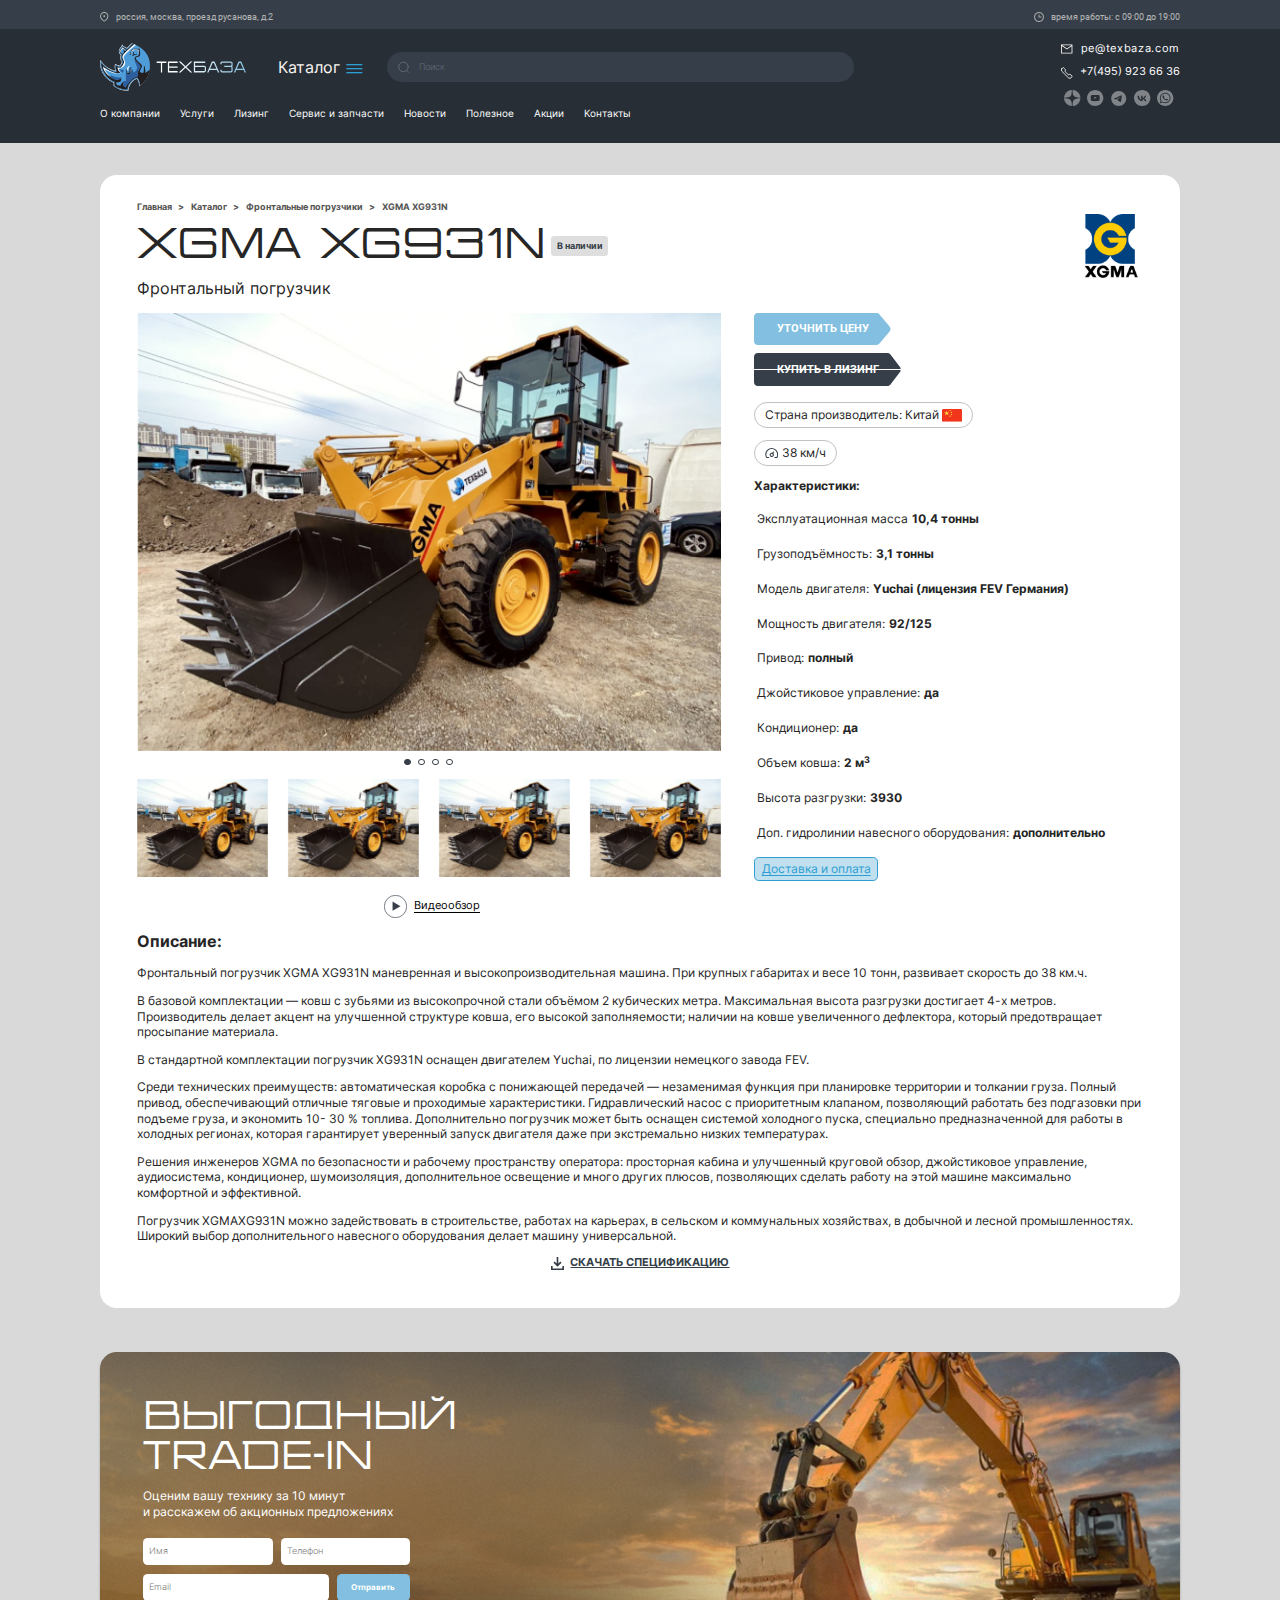
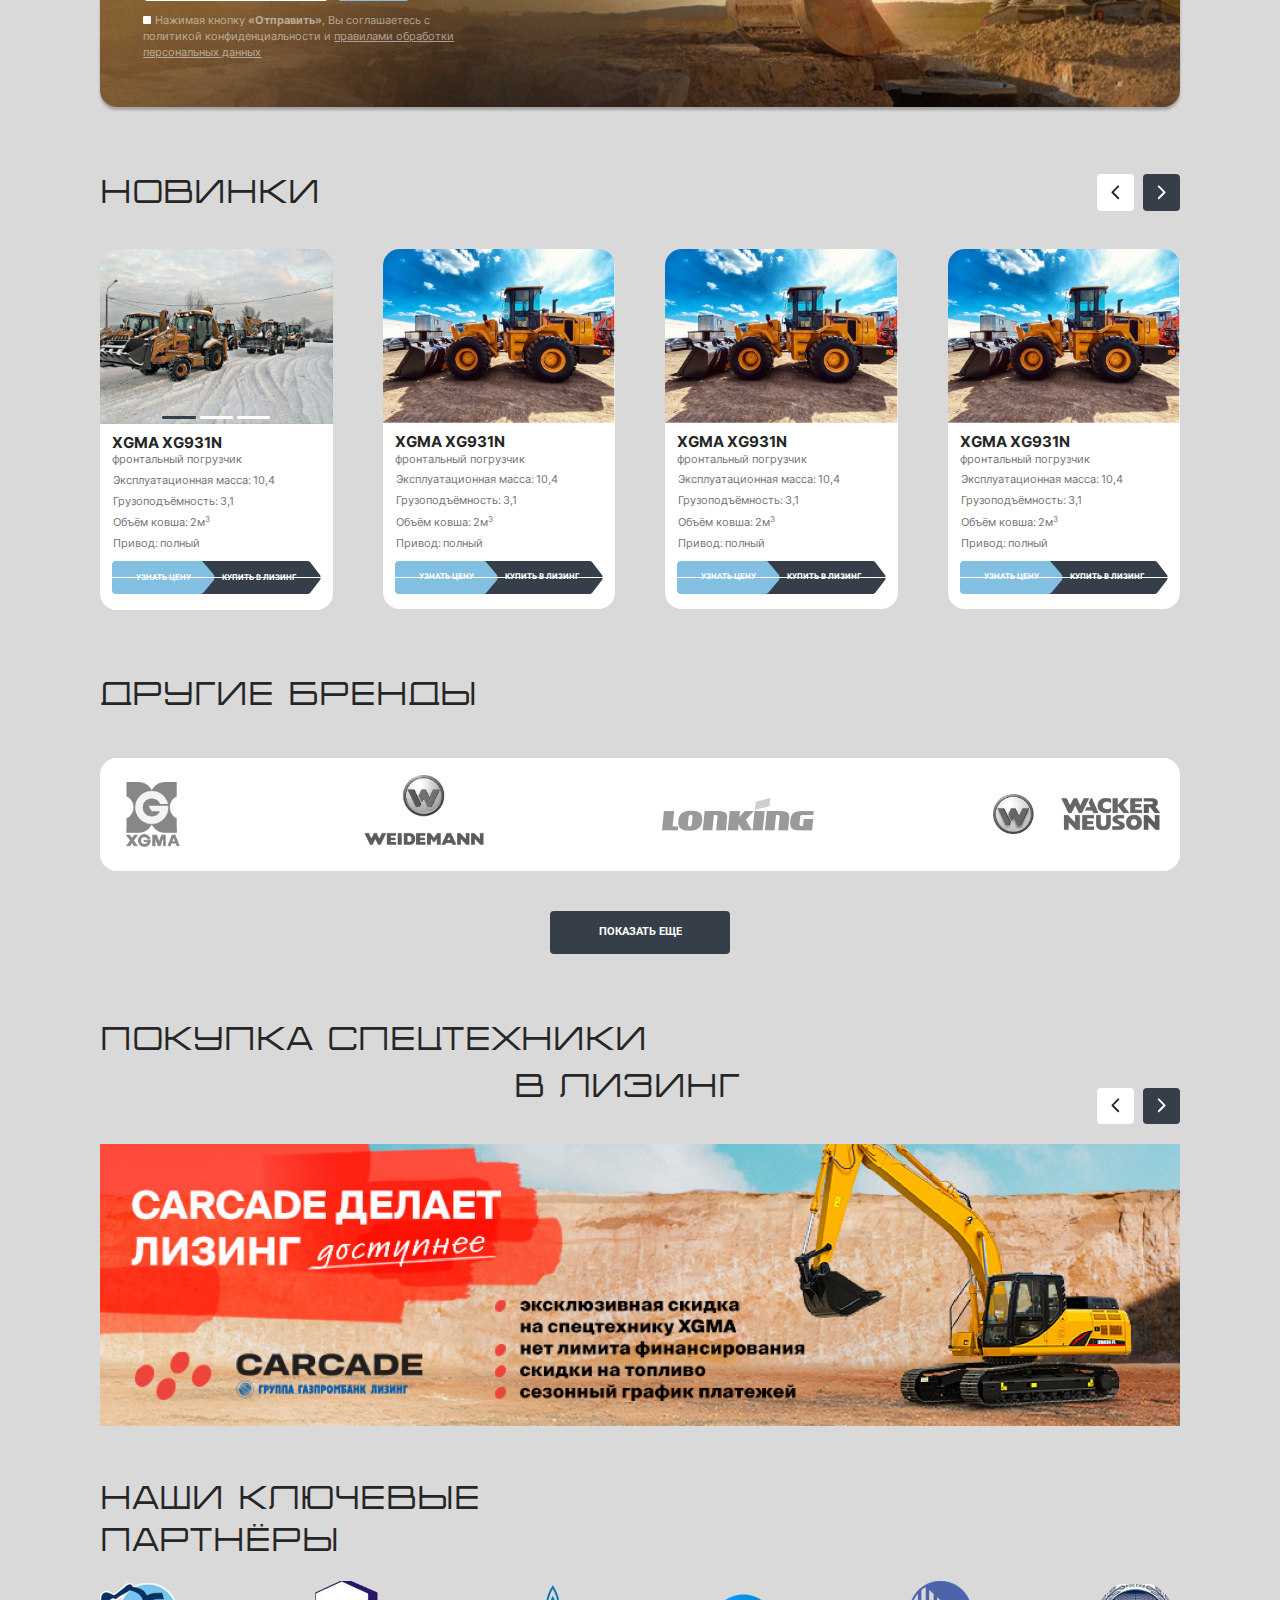
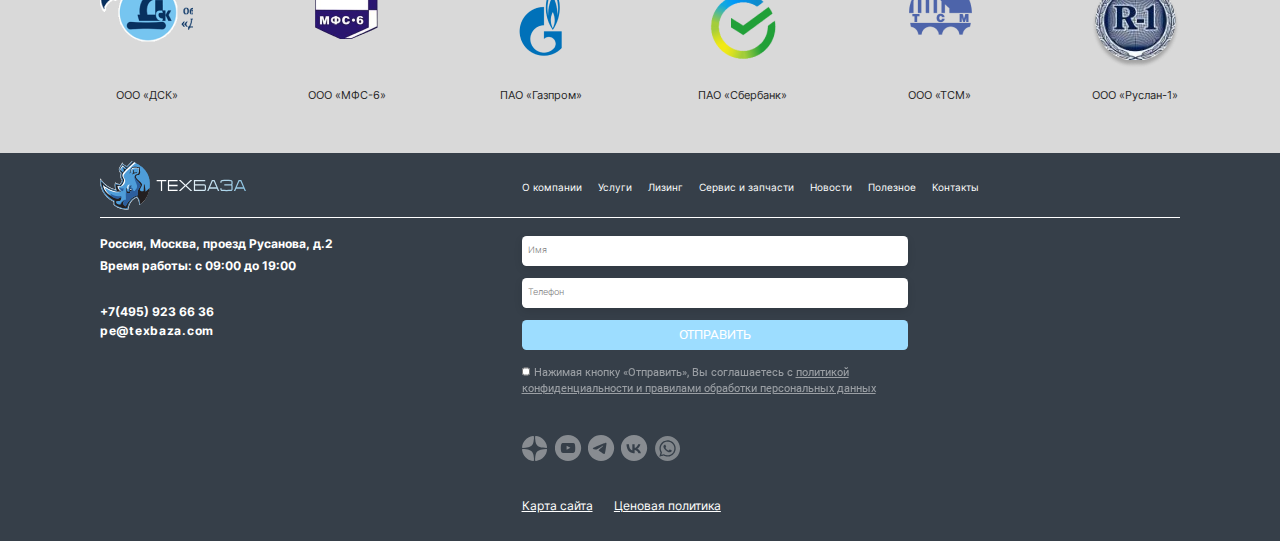
<file: product.html>
<!DOCTYPE html>
<html lang="ru">

<head>
	<meta charset="UTF-8">
	<meta name="viewport" content="width=device-width, initial-scale=1">
	<link rel="stylesheet" href="css/style.css" type="text/css">
	<title>Продукт</title>
</head>

<body>
	<div class="wrapper">
		<header class="header">
			<div class="header__top">
				<div class="container header__inner">
					<div class="header__address">Россия, Москва, проезд русанова, д.2</div>
					<div class="header__time">Время работы: c 09:00 до 19:00</div>
				</div>
			</div>
			<div class="header__bottom">
				<div class="container header__inner">
					<div class="w-full">
						<div class="w-full row-center">
							<a href="/" class="header__logo">
								<img src="img/logo.svg" alt="logo">
							</a>
							<a href="/catalog.html" class="header__catalog-link">Каталог</a>
							<button class="header__catalog-burger" aria-label="Кнопка каталога" title="Открыть каталог"
								onclick="toggleNav()">
								<svg xmlns="http://www.w3.org/2000/svg" width="28" height="29" viewBox="0 0 28 29"
									fill="none">
									<path d="M2 13.5H26V15.5H2V13.5Z" fill="#2D9FD3" />
									<path d="M2 7.5H26V9.5H2V7.5Z" fill="#2D9FD3" />
									<path d="M2 19.5H26V21.5H2V19.5Z" fill="#2D9FD3" />
								</svg>
							</button>
							<form class="header__form">
								<input type="search" name="s" placeholder="Поиск" class="header__search">
								<button class="header__form-close" type="reset" aria-label="Очистить форму"
									title="Очистить форму"></button>
							</form>
						</div>
						<nav class="header__nav">
							<ul>
								<li>
									<a href="#">О компании</a>
								</li>
								<li>
									<a href="/lizing.html">Услуги</a>
								</li>
								<li>
									<a href="#">Лизинг</a>
								</li>
								<li>
									<a href="#">Сервис и запчасти</a>
								</li>
								<li>
									<a href="#">Новости</a>
								</li>
								<li>
									<a href="#">Полезное</a>
								</li>
								<li>
									<a href="#">Акции</a>
								</li>
								<li>
									<a href="#">Контакты</a>
								</li>
							</ul>
						</nav>
					</div>
					<div class="header__contacts">
						<a class="header__email" href="mailto:pe@texbaza.com">pe@texbaza.com</a>
						<a class="header__tel" href="tel:+74959236636">+7(495) 923 66 36</a>
						<div class="header__social">
							<ul class="social">
								<li class="social__item">
									<a class="social__elem" href="#" aria-label="link to social page"
										title="go to social page"
										style="--icon-decor: url('data:image/svg+xml,%3Csvg width=%2726%27 height=%2725%27 viewBox=%270 0 26 25%27 fill=%27none%27 xmlns=%27http://www.w3.org/2000/svg%27%3E%3Cpath d=%27M13.0976 22.9163C13.2076 21.3379 13.3121 19.7632 13.7411 18.2295C14.4426 15.7275 16.1737 14.3413 18.6044 13.7013C20.5034 13.2013 22.4472 13.0931 24.3985 13.0502C24.8779 13.039 25.0869 13.2834 25.0365 13.789C24.7828 16.3544 23.8221 18.6307 22.1581 20.5953C20.0669 23.0675 17.3918 24.5022 14.1907 24.9649C14.0508 24.9855 13.9072 24.9948 13.7654 24.9985C13.3251 25.0116 13.1069 24.8119 13.0976 24.366C13.0901 23.8847 13.0976 23.4014 13.0976 22.9163Z%27 fill=%27%23D9D9D9%27 fill-opacity=%270.5%27/%3E%3Cpath d=%27M13.0991 2.09236C13.0991 1.69495 13.1047 1.29568 13.0972 0.898273C13.0823 0.10719 13.2558 -0.0719234 14.0542 0.0232305C16.3525 0.297498 18.4287 1.13336 20.2494 2.5644C22.9469 4.68577 24.5195 7.46389 25.0101 10.8577C25.0325 11.0126 25.0418 11.1693 25.0474 11.326C25.0623 11.7085 24.8571 11.9492 24.4934 11.9417C22.2156 11.8969 19.9454 11.7831 17.7609 11.0256C15.2537 10.1562 13.9404 8.30908 13.5114 5.77911C13.3062 4.56263 13.2166 3.32563 13.073 2.09796C13.0842 2.09609 13.0917 2.09423 13.0991 2.09236Z%27 fill=%27%23D9D9D9%27 fill-opacity=%270.5%27/%3E%3Cpath d=%27M12.0053 2.00299C11.8337 3.35567 11.7218 4.71955 11.4792 6.05916C10.9606 8.91378 9.19032 10.6042 6.41452 11.3094C4.53973 11.7871 2.62577 11.9046 0.702475 11.9475C0.204397 11.9587 0.00479285 11.7199 0.0588912 11.1751C0.306998 8.68616 1.2304 6.46777 2.81977 4.54043C4.92215 1.9918 7.62893 0.504787 10.8954 0.0346148C11.0222 0.0159571 11.1509 0.00849408 11.2778 0.00476255C11.7404 -0.0101636 11.9381 0.16895 11.9475 0.627927C11.9568 1.08317 11.9493 1.53842 11.9493 1.99367C11.968 1.99553 11.9866 1.99926 12.0053 2.00299Z%27 fill=%27%23D9D9D9%27 fill-opacity=%270.5%27/%3E%3Cpath d=%27M11.948 23.0451C11.948 23.4575 11.948 23.8698 11.948 24.284C11.9462 24.8493 11.7559 25.0471 11.1981 24.9911C8.98383 24.7672 6.96727 23.9967 5.17642 22.6813C2.29242 20.5599 0.609775 17.7053 0.0855803 14.166C0.0594638 13.9831 0.0464056 13.7966 0.048271 13.6118C0.0501365 13.2723 0.242279 13.0484 0.568735 13.0558C3.01809 13.1118 5.46744 13.2051 7.77874 14.1622C9.88298 15.0336 11.0452 16.6792 11.4593 18.8509C11.7223 20.2297 11.8324 21.6365 12.0115 23.0321C11.991 23.0377 11.9704 23.0414 11.948 23.0451Z%27 fill=%27%23D9D9D9%27 fill-opacity=%270.5%27/%3E%3C/svg%3E%0A'); --icon-hover: url('data:image/svg+xml,%3Csvg width=%2726%27 height=%2725%27 viewBox=%270 0 26 25%27 fill=%27none%27 xmlns=%27http://www.w3.org/2000/svg%27%3E%3Cpath d=%27M13.0976 22.9163C13.2076 21.3379 13.3121 19.7632 13.7411 18.2295C14.4426 15.7275 16.1737 14.3413 18.6044 13.7013C20.5034 13.2013 22.4472 13.0931 24.3985 13.0502C24.8779 13.039 25.0869 13.2834 25.0365 13.789C24.7828 16.3544 23.8221 18.6307 22.1581 20.5953C20.0669 23.0675 17.3918 24.5022 14.1907 24.9649C14.0508 24.9855 13.9072 24.9948 13.7654 24.9985C13.3251 25.0116 13.1069 24.8119 13.0976 24.366C13.0901 23.8847 13.0976 23.4014 13.0976 22.9163Z%27 fill=%27%23D9D9D9%27 /%3E%3Cpath d=%27M13.0991 2.09236C13.0991 1.69495 13.1047 1.29568 13.0972 0.898273C13.0823 0.10719 13.2558 -0.0719234 14.0542 0.0232305C16.3525 0.297498 18.4287 1.13336 20.2494 2.5644C22.9469 4.68577 24.5195 7.46389 25.0101 10.8577C25.0325 11.0126 25.0418 11.1693 25.0474 11.326C25.0623 11.7085 24.8571 11.9492 24.4934 11.9417C22.2156 11.8969 19.9454 11.7831 17.7609 11.0256C15.2537 10.1562 13.9404 8.30908 13.5114 5.77911C13.3062 4.56263 13.2166 3.32563 13.073 2.09796C13.0842 2.09609 13.0917 2.09423 13.0991 2.09236Z%27 fill=%27%23D9D9D9%27 /%3E%3Cpath d=%27M12.0053 2.00299C11.8337 3.35567 11.7218 4.71955 11.4792 6.05916C10.9606 8.91378 9.19032 10.6042 6.41452 11.3094C4.53973 11.7871 2.62577 11.9046 0.702475 11.9475C0.204397 11.9587 0.00479285 11.7199 0.0588912 11.1751C0.306998 8.68616 1.2304 6.46777 2.81977 4.54043C4.92215 1.9918 7.62893 0.504787 10.8954 0.0346148C11.0222 0.0159571 11.1509 0.00849408 11.2778 0.00476255C11.7404 -0.0101636 11.9381 0.16895 11.9475 0.627927C11.9568 1.08317 11.9493 1.53842 11.9493 1.99367C11.968 1.99553 11.9866 1.99926 12.0053 2.00299Z%27 fill=%27%23D9D9D9%27 /%3E%3Cpath d=%27M11.948 23.0451C11.948 23.4575 11.948 23.8698 11.948 24.284C11.9462 24.8493 11.7559 25.0471 11.1981 24.9911C8.98383 24.7672 6.96727 23.9967 5.17642 22.6813C2.29242 20.5599 0.609775 17.7053 0.0855803 14.166C0.0594638 13.9831 0.0464056 13.7966 0.048271 13.6118C0.0501365 13.2723 0.242279 13.0484 0.568735 13.0558C3.01809 13.1118 5.46744 13.2051 7.77874 14.1622C9.88298 15.0336 11.0452 16.6792 11.4593 18.8509C11.7223 20.2297 11.8324 21.6365 12.0115 23.0321C11.991 23.0377 11.9704 23.0414 11.948 23.0451Z%27 fill=%27%23D9D9D9%27 /%3E%3C/svg%3E%0A')"></a>
								</li>
								<li class="social__item">
									<a class="social__elem" href="#" aria-label="link to social page"
										title="go to social page"
										style="--icon-decor: url('data:image/svg+xml,%3Csvg width=%2726%27 height=%2725%27 viewBox=%270 0 26 25%27 fill=%27none%27 xmlns=%27http://www.w3.org/2000/svg%27%3E%3Cpath d=%27M12.5602 1.8677e-06C19.444 0.00373321 25.0555 5.61567 25.0481 12.4925C25.0406 19.4086 19.431 25.0112 12.5229 25C5.61859 24.9888 0.0369193 19.3694 0.0481125 12.444C0.0593057 5.58395 5.67828 -0.00372947 12.5602 1.8677e-06ZM12.577 17.4347C14.1683 17.3731 15.7951 17.3228 17.4218 17.2407C18.1885 17.2033 18.7426 16.806 19.0168 16.0784C19.125 15.7929 19.2034 15.4869 19.2444 15.1847C19.4179 13.9384 19.4291 12.6847 19.3769 11.431C19.3508 10.791 19.2948 10.1474 19.1903 9.51492C19.0243 8.5 18.5094 7.94962 17.6289 7.77612C17.4143 7.73321 17.1923 7.71641 16.9741 7.71268C14.9071 7.67537 12.8401 7.625 10.773 7.6194C9.73208 7.61753 8.69112 7.68843 7.65015 7.75559C6.94685 7.80037 6.40771 8.14365 6.12788 8.80597C5.99729 9.11753 5.90028 9.45335 5.85364 9.78731C5.66709 11.0728 5.66336 12.3694 5.72306 13.6623C5.75477 14.3507 5.82006 15.0448 5.96184 15.7183C6.17078 16.7034 6.77522 17.1978 7.78074 17.25C9.36457 17.3302 10.9521 17.375 12.577 17.4347Z%27 fill=%27%23D9D9D9%27 fill-opacity=%270.5%27/%3E%3Cpath d=%27M11.2002 10.373C12.424 11.0167 13.6198 11.6473 14.866 12.3021C13.6254 12.9551 12.424 13.5876 11.2002 14.2331C11.2002 12.9383 11.2002 11.6809 11.2002 10.373Z%27 fill=%27%23D9D9D9%27 fill-opacity=%270.5%27/%3E%3C/svg%3E'); --icon-hover: url('data:image/svg+xml,%3Csvg width=%2726%27 height=%2725%27 viewBox=%270 0 26 25%27 fill=%27none%27 xmlns=%27http://www.w3.org/2000/svg%27%3E%3Cpath d=%27M12.5602 1.8677e-06C19.444 0.00373321 25.0555 5.61567 25.0481 12.4925C25.0406 19.4086 19.431 25.0112 12.5229 25C5.61859 24.9888 0.0369193 19.3694 0.0481125 12.444C0.0593057 5.58395 5.67828 -0.00372947 12.5602 1.8677e-06ZM12.577 17.4347C14.1683 17.3731 15.7951 17.3228 17.4218 17.2407C18.1885 17.2033 18.7426 16.806 19.0168 16.0784C19.125 15.7929 19.2034 15.4869 19.2444 15.1847C19.4179 13.9384 19.4291 12.6847 19.3769 11.431C19.3508 10.791 19.2948 10.1474 19.1903 9.51492C19.0243 8.5 18.5094 7.94962 17.6289 7.77612C17.4143 7.73321 17.1923 7.71641 16.9741 7.71268C14.9071 7.67537 12.8401 7.625 10.773 7.6194C9.73208 7.61753 8.69112 7.68843 7.65015 7.75559C6.94685 7.80037 6.40771 8.14365 6.12788 8.80597C5.99729 9.11753 5.90028 9.45335 5.85364 9.78731C5.66709 11.0728 5.66336 12.3694 5.72306 13.6623C5.75477 14.3507 5.82006 15.0448 5.96184 15.7183C6.17078 16.7034 6.77522 17.1978 7.78074 17.25C9.36457 17.3302 10.9521 17.375 12.577 17.4347Z%27 fill=%27%23D9D9D9%27 /%3E%3Cpath d=%27M11.2002 10.373C12.424 11.0167 13.6198 11.6473 14.866 12.3021C13.6254 12.9551 12.424 13.5876 11.2002 14.2331C11.2002 12.9383 11.2002 11.6809 11.2002 10.373Z%27 fill=%27%23D9D9D9%27 /%3E%3C/svg%3E')"></a>
								</li>
								<li class="social__item">
									<a class="social__elem" href="#" aria-label="link to social page"
										title="go to social page"
										style="--icon-decor: url('data:image/svg+xml,%3Csvg width=%2726%27 height=%2725%27 viewBox=%270 0 26 25%27 fill=%27none%27 xmlns=%27http://www.w3.org/2000/svg%27%3E%3Cpath d=%27M12.5606 2.32797e-06C5.67727 -0.00416434 0.0585269 5.58542 0.0481103 12.4437C0.0376936 19.3708 5.61894 24.9896 12.5231 25C19.4314 25.0104 25.0418 19.4104 25.0481 12.4937C25.0564 5.61666 19.4439 0.00208566 12.5606 2.32797e-06ZM17.6793 8.91458C17.4585 10.7208 17.1627 12.5146 16.8564 14.3083C16.7023 15.2167 16.5356 16.125 16.3752 17.0333C16.3398 17.2312 16.2898 17.425 16.2168 17.6125C16.1627 17.75 16.0981 17.8792 16.0064 17.9958C15.8689 18.1729 15.6918 18.2667 15.4627 18.2667C15.2418 18.2667 15.0356 18.2146 14.8377 18.125C14.6398 18.0354 14.4606 17.9146 14.2814 17.7937C13.2564 17.0979 12.2314 16.4042 11.2064 15.7104C11.0898 15.6312 10.9689 15.5562 10.8564 15.4729C10.7669 15.4062 10.6835 15.3292 10.5981 15.2542C10.5731 15.2312 10.5523 15.2062 10.5314 15.1812C10.3377 14.9458 10.3189 14.7208 10.4898 14.4687C10.5627 14.3583 10.6502 14.2542 10.746 14.1625C11.1148 13.8021 11.4877 13.4437 11.8606 13.0875C12.3481 12.6271 12.8398 12.1729 13.3252 11.7083C13.6543 11.3937 13.9731 11.0708 14.296 10.75C14.371 10.6729 14.4377 10.5875 14.5085 10.5062C14.5627 10.4437 14.5627 10.3708 14.5377 10.2958C14.5168 10.2312 14.471 10.1937 14.4023 10.1875C14.3231 10.1792 14.2481 10.1896 14.1793 10.2312C14.0481 10.3125 13.9148 10.3896 13.7856 10.475C12.6523 11.2271 11.521 11.9771 10.3898 12.7312C9.97102 13.0104 9.55435 13.2937 9.1356 13.575C8.95019 13.7 8.75435 13.8062 8.54602 13.8917C8.20227 14.0333 7.8481 14.0458 7.48769 13.975C7.01894 13.8812 6.55852 13.75 6.10435 13.6062C5.83977 13.5229 5.57519 13.4375 5.31269 13.3479C5.20644 13.3104 5.10227 13.2646 5.00436 13.2104C4.93561 13.1729 4.87102 13.1229 4.81686 13.0646C4.71269 12.9542 4.70019 12.8021 4.77936 12.6729C4.81061 12.6229 4.85019 12.5792 4.89394 12.5375C5.00436 12.4354 5.13144 12.3562 5.26685 12.2937C5.4981 12.1875 5.73144 12.0854 5.96477 11.9854C7.56894 11.2896 9.1731 10.5917 10.7814 9.9C12.296 9.24791 13.8168 8.61041 15.3523 8.00833C15.7189 7.86458 16.0898 7.7375 16.4627 7.6125C16.6168 7.56041 16.7814 7.53125 16.9418 7.50208C17.0939 7.475 17.2439 7.49166 17.3898 7.54375C17.5606 7.60625 17.671 7.725 17.7043 7.90208C17.7273 8.02291 17.7335 8.14583 17.7481 8.27291C17.7252 8.48125 17.7064 8.69791 17.6793 8.91458Z%27 fill=%27%23D9D9D9%27 fill-opacity=%270.5%27/%3E%3C/svg%3E%0A'); --icon-hover: url('data:image/svg+xml,%3Csvg width=%2726%27 height=%2725%27 viewBox=%270 0 26 25%27 fill=%27none%27 xmlns=%27http://www.w3.org/2000/svg%27%3E%3Cpath d=%27M12.5606 2.32797e-06C5.67727 -0.00416434 0.0585269 5.58542 0.0481103 12.4437C0.0376936 19.3708 5.61894 24.9896 12.5231 25C19.4314 25.0104 25.0418 19.4104 25.0481 12.4937C25.0564 5.61666 19.4439 0.00208566 12.5606 2.32797e-06ZM17.6793 8.91458C17.4585 10.7208 17.1627 12.5146 16.8564 14.3083C16.7023 15.2167 16.5356 16.125 16.3752 17.0333C16.3398 17.2312 16.2898 17.425 16.2168 17.6125C16.1627 17.75 16.0981 17.8792 16.0064 17.9958C15.8689 18.1729 15.6918 18.2667 15.4627 18.2667C15.2418 18.2667 15.0356 18.2146 14.8377 18.125C14.6398 18.0354 14.4606 17.9146 14.2814 17.7937C13.2564 17.0979 12.2314 16.4042 11.2064 15.7104C11.0898 15.6312 10.9689 15.5562 10.8564 15.4729C10.7669 15.4062 10.6835 15.3292 10.5981 15.2542C10.5731 15.2312 10.5523 15.2062 10.5314 15.1812C10.3377 14.9458 10.3189 14.7208 10.4898 14.4687C10.5627 14.3583 10.6502 14.2542 10.746 14.1625C11.1148 13.8021 11.4877 13.4437 11.8606 13.0875C12.3481 12.6271 12.8398 12.1729 13.3252 11.7083C13.6543 11.3937 13.9731 11.0708 14.296 10.75C14.371 10.6729 14.4377 10.5875 14.5085 10.5062C14.5627 10.4437 14.5627 10.3708 14.5377 10.2958C14.5168 10.2312 14.471 10.1937 14.4023 10.1875C14.3231 10.1792 14.2481 10.1896 14.1793 10.2312C14.0481 10.3125 13.9148 10.3896 13.7856 10.475C12.6523 11.2271 11.521 11.9771 10.3898 12.7312C9.97102 13.0104 9.55435 13.2937 9.1356 13.575C8.95019 13.7 8.75435 13.8062 8.54602 13.8917C8.20227 14.0333 7.8481 14.0458 7.48769 13.975C7.01894 13.8812 6.55852 13.75 6.10435 13.6062C5.83977 13.5229 5.57519 13.4375 5.31269 13.3479C5.20644 13.3104 5.10227 13.2646 5.00436 13.2104C4.93561 13.1729 4.87102 13.1229 4.81686 13.0646C4.71269 12.9542 4.70019 12.8021 4.77936 12.6729C4.81061 12.6229 4.85019 12.5792 4.89394 12.5375C5.00436 12.4354 5.13144 12.3562 5.26685 12.2937C5.4981 12.1875 5.73144 12.0854 5.96477 11.9854C7.56894 11.2896 9.1731 10.5917 10.7814 9.9C12.296 9.24791 13.8168 8.61041 15.3523 8.00833C15.7189 7.86458 16.0898 7.7375 16.4627 7.6125C16.6168 7.56041 16.7814 7.53125 16.9418 7.50208C17.0939 7.475 17.2439 7.49166 17.3898 7.54375C17.5606 7.60625 17.671 7.725 17.7043 7.90208C17.7273 8.02291 17.7335 8.14583 17.7481 8.27291C17.7252 8.48125 17.7064 8.69791 17.6793 8.91458Z%27 fill=%27%23D9D9D9%27 /%3E%3C/svg%3E%0A')"></a>
								</li>
								<li class="social__item">
									<a class="social__elem" href="#" aria-label="link to social page"
										title="go to social page"
										style="--icon-decor: url('data:image/svg+xml,%3Csvg width=%2726%27 height=%2725%27 viewBox=%270 0 26 25%27 fill=%27none%27 xmlns=%27http://www.w3.org/2000/svg%27%3E%3Cg filter=%27url(%23filter0_b_187_3017)%27%3E%3Cpath d=%27M12.5606 2.32922e-06C5.67821 -0.00416503 0.0585287 5.58426 0.0481103 12.4437C0.0376919 19.372 5.61987 24.9896 12.5231 25C19.4326 25.0104 25.0418 19.4095 25.0481 12.4937C25.0564 5.61552 19.4451 0.00208601 12.5606 2.32922e-06ZM18.9658 17.5008C18.2511 17.5008 17.5343 17.5008 16.8196 17.5008C16.6988 17.5008 16.6905 17.4967 16.6509 17.38C16.4592 16.8382 16.1883 16.3423 15.8195 15.9006C15.3069 15.2838 14.6755 14.8421 13.9087 14.6045C13.7045 14.542 13.4878 14.5107 13.2774 14.4649C13.2545 14.4607 13.2295 14.4607 13.2065 14.4587C13.1607 14.4566 13.1357 14.4816 13.1336 14.5253C13.1294 14.5691 13.1294 14.6149 13.1294 14.6587C13.1294 15.5422 13.1294 16.4256 13.1294 17.3091C13.1294 17.5008 13.1294 17.4987 12.9336 17.5008C12.3147 17.5071 11.7021 17.455 11.0958 17.33C9.92058 17.0883 8.86832 16.5986 7.97651 15.786C7.3139 15.1838 6.80548 14.467 6.42 13.6606C6.06786 12.9271 5.82823 12.1583 5.67196 11.3623C5.56778 10.8351 5.49485 10.3017 5.46151 9.76412C5.44901 9.55159 5.4365 9.34114 5.42608 9.1286C5.424 9.10151 5.42609 9.07443 5.42817 9.04734C5.43025 9.00358 5.45526 8.97858 5.49901 8.97441C5.5261 8.97233 5.55319 8.97233 5.58028 8.97233C6.24705 8.97233 6.91592 8.97233 7.58269 8.97233C7.73689 8.97233 7.7473 8.98274 7.75564 9.14319C7.77022 9.39948 7.77856 9.65577 7.80356 9.91206C7.88483 10.7872 8.06611 11.6374 8.41616 12.4479C8.66621 13.0272 8.99543 13.5585 9.44342 14.0086C9.77472 14.342 10.154 14.6108 10.5936 14.7837C10.6728 14.815 10.7561 14.84 10.8374 14.865C10.8624 14.8733 10.8895 14.8733 10.9228 14.8775C10.9312 14.8462 10.9416 14.8212 10.9437 14.7962C10.9478 14.7525 10.9458 14.7066 10.9458 14.6629C10.9458 12.8417 10.9458 11.0206 10.9458 9.19736C10.9458 9.14944 10.9458 9.10151 10.9478 9.05359C10.9499 9.00566 10.977 8.97858 11.0249 8.97441C11.0562 8.97233 11.0874 8.97233 11.1166 8.97233C11.7292 8.97233 12.3418 8.97233 12.9544 8.97233C13.1211 8.97233 13.1253 8.97649 13.1253 9.14736C13.1253 10.1434 13.1253 11.1394 13.1253 12.1374C13.1253 12.1791 13.1232 12.2208 13.1274 12.2604C13.1336 12.3291 13.1544 12.3458 13.219 12.3396C13.2836 12.3312 13.3482 12.3187 13.4107 12.3041C13.8525 12.1979 14.238 11.9812 14.5901 11.7019C15.2298 11.1956 15.709 10.5601 16.0653 9.8308C16.182 9.59326 16.2779 9.34947 16.3591 9.09735C16.3967 8.98066 16.4029 8.97649 16.5258 8.97649C17.1655 8.97649 17.8073 8.97649 18.447 8.97649C18.4678 8.97649 18.4887 8.97649 18.5095 8.97858C18.5574 8.98066 18.5762 9.00775 18.5699 9.05359C18.5658 9.08484 18.5595 9.11402 18.5533 9.14527C18.3345 10.1496 17.8698 11.0331 17.2135 11.8186C16.8363 12.2708 16.4092 12.6688 15.9257 13.0063C15.8507 13.0584 15.7715 13.1063 15.6945 13.1584C15.6674 13.1772 15.6424 13.198 15.6028 13.2293C15.6444 13.2564 15.6694 13.2751 15.6986 13.2897C16.3175 13.6043 16.8676 14.0148 17.3551 14.5066C18.1553 15.315 18.7241 16.2631 19.0513 17.355C19.0638 17.3966 19.07 17.4404 19.0804 17.4946C19.0388 17.4946 19.0033 17.5008 18.9658 17.5008Z%27 fill=%27%23D9D9D9%27 fill-opacity=%270.5%27/%3E%3C/g%3E%3Cdefs%3E%3Cfilter id=%27filter0_b_187_3017%27 x=%27-19.9519%27 y=%27-20%27 width=%2765%27 height=%2765%27 filterUnits=%27userSpaceOnUse%27 color-interpolation-filters=%27sRGB%27%3E%3CfeFlood flood-opacity=%270%27 result=%27BackgroundImageFix%27/%3E%3CfeGaussianBlur in=%27BackgroundImageFix%27 stdDeviation=%2710%27/%3E%3CfeComposite in2=%27SourceAlpha%27 operator=%27in%27 result=%27effect1_backgroundBlur_187_3017%27/%3E%3CfeBlend mode=%27normal%27 in=%27SourceGraphic%27 in2=%27effect1_backgroundBlur_187_3017%27 result=%27shape%27/%3E%3C/filter%3E%3C/defs%3E%3C/svg%3E%0A'); --icon-hover: url('data:image/svg+xml,%3Csvg width=%2726%27 height=%2725%27 viewBox=%270 0 26 25%27 fill=%27none%27 xmlns=%27http://www.w3.org/2000/svg%27%3E%3Cg filter=%27url(%23filter0_b_187_3017)%27%3E%3Cpath d=%27M12.5606 2.32922e-06C5.67821 -0.00416503 0.0585287 5.58426 0.0481103 12.4437C0.0376919 19.372 5.61987 24.9896 12.5231 25C19.4326 25.0104 25.0418 19.4095 25.0481 12.4937C25.0564 5.61552 19.4451 0.00208601 12.5606 2.32922e-06ZM18.9658 17.5008C18.2511 17.5008 17.5343 17.5008 16.8196 17.5008C16.6988 17.5008 16.6905 17.4967 16.6509 17.38C16.4592 16.8382 16.1883 16.3423 15.8195 15.9006C15.3069 15.2838 14.6755 14.8421 13.9087 14.6045C13.7045 14.542 13.4878 14.5107 13.2774 14.4649C13.2545 14.4607 13.2295 14.4607 13.2065 14.4587C13.1607 14.4566 13.1357 14.4816 13.1336 14.5253C13.1294 14.5691 13.1294 14.6149 13.1294 14.6587C13.1294 15.5422 13.1294 16.4256 13.1294 17.3091C13.1294 17.5008 13.1294 17.4987 12.9336 17.5008C12.3147 17.5071 11.7021 17.455 11.0958 17.33C9.92058 17.0883 8.86832 16.5986 7.97651 15.786C7.3139 15.1838 6.80548 14.467 6.42 13.6606C6.06786 12.9271 5.82823 12.1583 5.67196 11.3623C5.56778 10.8351 5.49485 10.3017 5.46151 9.76412C5.44901 9.55159 5.4365 9.34114 5.42608 9.1286C5.424 9.10151 5.42609 9.07443 5.42817 9.04734C5.43025 9.00358 5.45526 8.97858 5.49901 8.97441C5.5261 8.97233 5.55319 8.97233 5.58028 8.97233C6.24705 8.97233 6.91592 8.97233 7.58269 8.97233C7.73689 8.97233 7.7473 8.98274 7.75564 9.14319C7.77022 9.39948 7.77856 9.65577 7.80356 9.91206C7.88483 10.7872 8.06611 11.6374 8.41616 12.4479C8.66621 13.0272 8.99543 13.5585 9.44342 14.0086C9.77472 14.342 10.154 14.6108 10.5936 14.7837C10.6728 14.815 10.7561 14.84 10.8374 14.865C10.8624 14.8733 10.8895 14.8733 10.9228 14.8775C10.9312 14.8462 10.9416 14.8212 10.9437 14.7962C10.9478 14.7525 10.9458 14.7066 10.9458 14.6629C10.9458 12.8417 10.9458 11.0206 10.9458 9.19736C10.9458 9.14944 10.9458 9.10151 10.9478 9.05359C10.9499 9.00566 10.977 8.97858 11.0249 8.97441C11.0562 8.97233 11.0874 8.97233 11.1166 8.97233C11.7292 8.97233 12.3418 8.97233 12.9544 8.97233C13.1211 8.97233 13.1253 8.97649 13.1253 9.14736C13.1253 10.1434 13.1253 11.1394 13.1253 12.1374C13.1253 12.1791 13.1232 12.2208 13.1274 12.2604C13.1336 12.3291 13.1544 12.3458 13.219 12.3396C13.2836 12.3312 13.3482 12.3187 13.4107 12.3041C13.8525 12.1979 14.238 11.9812 14.5901 11.7019C15.2298 11.1956 15.709 10.5601 16.0653 9.8308C16.182 9.59326 16.2779 9.34947 16.3591 9.09735C16.3967 8.98066 16.4029 8.97649 16.5258 8.97649C17.1655 8.97649 17.8073 8.97649 18.447 8.97649C18.4678 8.97649 18.4887 8.97649 18.5095 8.97858C18.5574 8.98066 18.5762 9.00775 18.5699 9.05359C18.5658 9.08484 18.5595 9.11402 18.5533 9.14527C18.3345 10.1496 17.8698 11.0331 17.2135 11.8186C16.8363 12.2708 16.4092 12.6688 15.9257 13.0063C15.8507 13.0584 15.7715 13.1063 15.6945 13.1584C15.6674 13.1772 15.6424 13.198 15.6028 13.2293C15.6444 13.2564 15.6694 13.2751 15.6986 13.2897C16.3175 13.6043 16.8676 14.0148 17.3551 14.5066C18.1553 15.315 18.7241 16.2631 19.0513 17.355C19.0638 17.3966 19.07 17.4404 19.0804 17.4946C19.0388 17.4946 19.0033 17.5008 18.9658 17.5008Z%27 fill=%27%23D9D9D9%27 /%3E%3C/g%3E%3Cdefs%3E%3Cfilter id=%27filter0_b_187_3017%27 x=%27-19.9519%27 y=%27-20%27 width=%2765%27 height=%2765%27 filterUnits=%27userSpaceOnUse%27 color-interpolation-filters=%27sRGB%27%3E%3CfeFlood flood-opacity=%270%27 result=%27BackgroundImageFix%27/%3E%3CfeGaussianBlur in=%27BackgroundImageFix%27 stdDeviation=%2710%27/%3E%3CfeComposite in2=%27SourceAlpha%27 operator=%27in%27 result=%27effect1_backgroundBlur_187_3017%27/%3E%3CfeBlend mode=%27normal%27 in=%27SourceGraphic%27 in2=%27effect1_backgroundBlur_187_3017%27 result=%27shape%27/%3E%3C/filter%3E%3C/defs%3E%3C/svg%3E%0A')"></a>
								</li>
								<li class="social__item">
									<a class="social__elem" href="#" aria-label="link to social page"
										title="go to social page"
										style="--icon-decor: url('data:image/svg+xml,%3Csvg width=%2726%27 height=%2725%27 viewBox=%270 0 26 25%27 fill=%27none%27 xmlns=%27http://www.w3.org/2000/svg%27%3E%3Cpath d=%27M12.5481 0C5.64493 0 0.0480957 5.59683 0.0480957 12.5C0.0480957 19.4032 5.64493 25 12.5481 25C19.4513 25 25.0481 19.4032 25.0481 12.5C25.0481 5.59683 19.4513 0 12.5481 0ZM20.6405 12.4428C20.6273 12.7808 20.63 13.1206 20.5956 13.456C20.5692 13.7165 20.5076 13.9754 20.4407 14.2298C20.3421 14.6056 20.2391 14.9824 20.1097 15.3486C20.0129 15.6206 19.8817 15.882 19.7479 16.1391C19.5992 16.4269 19.4433 16.713 19.2673 16.9842C19.1273 17.2007 18.9618 17.4032 18.7902 17.5968C18.5437 17.8759 18.2919 18.1523 18.0234 18.4085C17.8087 18.6136 17.5683 18.7914 17.3342 18.9745C17.1916 19.0854 17.0446 19.1937 16.8896 19.287C16.6238 19.4472 16.358 19.6127 16.0771 19.7447C15.7567 19.8952 15.4257 20.0282 15.0904 20.14C14.7752 20.2447 14.4513 20.3301 14.1247 20.3917C13.7743 20.4577 13.4161 20.4912 13.0604 20.5291C12.8166 20.5546 12.5701 20.5801 12.3254 20.5722C12.0815 20.5651 11.8386 20.515 11.5956 20.4859C11.527 20.4771 11.4565 20.4771 11.3879 20.4674C10.8694 20.3908 10.3694 20.2491 9.87028 20.0845C9.58067 19.9894 9.30602 19.8688 9.02961 19.7482C8.92662 19.7033 8.83067 19.6426 8.72855 19.596C8.68718 19.5775 8.6326 19.5634 8.59211 19.5739C8.14141 19.6963 7.69422 19.8266 7.24352 19.9481C7.01817 20.0088 6.78753 20.0502 6.56218 20.11C5.9988 20.2614 5.43718 20.4181 4.8738 20.5722C4.77433 20.5995 4.67398 20.6285 4.57274 20.6505C4.45655 20.6752 4.40901 20.618 4.4407 20.5035C4.60091 19.9384 4.76288 19.3732 4.91957 18.8063C5.10795 18.1285 5.28049 17.4454 5.48472 16.7711C5.53929 16.5889 5.52257 16.4533 5.43718 16.2949C5.29369 16.0273 5.14757 15.7579 5.04457 15.4745C4.90373 15.0898 4.80514 14.6893 4.68366 14.2975C4.43014 13.4833 4.46447 12.6444 4.4856 11.809C4.49792 11.3072 4.60707 10.8151 4.7532 10.3336C4.83859 10.0528 4.91429 9.76849 5.00848 9.49032C5.06218 9.33099 5.1326 9.17606 5.21359 9.02905C5.40725 8.67606 5.59123 8.31602 5.81658 7.98415C6.04105 7.65317 6.30074 7.34331 6.56482 7.04137C6.79105 6.78257 7.03753 6.53873 7.29193 6.30634C7.48207 6.13204 7.69422 5.97975 7.90549 5.83011C8.36148 5.50616 8.84739 5.22799 9.36324 5.01497C9.73736 4.86004 10.1282 4.74032 10.5182 4.62764C10.9328 4.50792 11.3571 4.44014 11.7893 4.38996C12.2321 4.33803 12.6749 4.33099 13.1115 4.36444C13.725 4.41021 14.3377 4.50528 14.9222 4.72359C15.2259 4.83715 15.5393 4.9243 15.8395 5.04666C16.0367 5.12676 16.218 5.24736 16.4073 5.35035C16.5058 5.40405 16.608 5.45158 16.7013 5.5132C16.9935 5.70511 17.2937 5.88644 17.5675 6.10123C17.8412 6.3169 18.1027 6.55194 18.3412 6.80546C18.6185 7.10123 18.8668 7.42342 19.1229 7.73768C19.2374 7.87852 19.3518 8.02113 19.446 8.1743C19.5631 8.3662 19.6634 8.56778 19.7646 8.76849C19.8562 8.9507 19.9521 9.13116 20.0226 9.3213C20.1396 9.64085 20.2453 9.96567 20.343 10.2914C20.4161 10.5352 20.4918 10.7826 20.5252 11.0335C20.5877 11.5 20.6203 11.9701 20.6652 12.4393C20.6573 12.4401 20.6484 12.4419 20.6405 12.4428ZM19.2074 11.1048C19.1036 10.735 19.0041 10.3627 18.8712 10.0026C18.7594 9.69982 18.6159 9.40669 18.4653 9.12148C18.3527 8.90845 18.2127 8.70775 18.071 8.51144C17.9249 8.30898 17.7673 8.11356 17.6044 7.9243C17.4918 7.79313 17.3659 7.67342 17.2391 7.55634C17.0587 7.38908 16.8782 7.22183 16.6863 7.06866C16.5296 6.94278 16.3588 6.83539 16.1916 6.72359C15.7752 6.44542 15.3254 6.23239 14.8527 6.07394C14.4759 5.94806 14.0956 5.84067 13.703 5.76408C13.3069 5.68662 12.9125 5.66989 12.5173 5.66109C12.0824 5.65141 11.6484 5.71303 11.2189 5.79489C10.6705 5.89965 10.1564 6.10387 9.65197 6.32746C9.36236 6.45599 9.09387 6.63732 8.82802 6.81338C8.56218 6.98944 8.29281 7.16725 8.05778 7.38116C7.61676 7.78169 7.20743 8.21479 6.89669 8.72975C6.73119 9.00264 6.55778 9.27201 6.41517 9.55722C6.30338 9.77993 6.24088 10.0273 6.14581 10.2588C5.90197 10.8548 5.80602 11.4842 5.76376 12.1162C5.73648 12.5317 5.78137 12.9542 5.82626 13.3706C5.85707 13.6514 5.9275 13.9322 6.012 14.2025C6.13348 14.5898 6.26376 14.9754 6.42838 15.346C6.56658 15.6567 6.76024 15.9428 6.9231 16.2438C6.9495 16.294 6.95655 16.3671 6.94334 16.4225C6.89229 16.632 6.82979 16.8398 6.77081 17.0475C6.6907 17.3257 6.60795 17.603 6.53137 17.8812C6.45038 18.1761 6.37556 18.4718 6.28841 18.8019C6.37116 18.7914 6.41341 18.7896 6.45391 18.779C6.80162 18.6937 7.15109 18.6109 7.49704 18.5185C7.86852 18.419 8.23736 18.3125 8.60619 18.2042C8.76289 18.1585 8.89757 18.1576 9.0481 18.2518C9.29193 18.4058 9.54722 18.5502 9.81306 18.6585C10.1608 18.8002 10.5208 18.9129 10.8808 19.0185C11.1405 19.0951 11.4073 19.1734 11.6757 19.1928C12.3271 19.2394 12.9821 19.2826 13.6308 19.1505C13.902 19.096 14.181 19.0651 14.4398 18.9745C14.9073 18.8125 15.3896 18.6796 15.8078 18.3961C16.019 18.2535 16.2567 18.1488 16.4583 17.9956C16.7752 17.7562 17.0807 17.5009 17.3729 17.2324C17.5631 17.0572 17.7347 16.8574 17.8905 16.6505C18.0763 16.4032 18.2576 16.147 18.4028 15.875C18.6009 15.5062 18.7814 15.125 18.9337 14.735C19.0463 14.4481 19.1168 14.1408 19.181 13.8371C19.2532 13.4965 19.3148 13.1523 19.3474 12.8055C19.3879 12.382 19.3377 11.9586 19.2823 11.5379C19.2638 11.3926 19.247 11.2456 19.2074 11.1048ZM16.424 15.4824C16.3553 15.6153 16.2268 15.7236 16.1071 15.8213C15.9768 15.9269 15.8289 16.0132 15.6828 16.0968C15.3536 16.2852 15.1493 16.3116 14.6564 16.3081C14.6546 16.3187 14.6528 16.3292 14.6511 16.3398C14.3747 16.2958 14.0921 16.2729 13.8227 16.2016C13.5789 16.1373 13.3483 16.022 13.1132 15.9261C12.9372 15.8548 12.7594 15.787 12.5912 15.6998C12.3051 15.5511 12.0146 15.4067 11.7488 15.228C11.4671 15.0387 11.2021 14.8222 10.9469 14.5977C10.652 14.338 10.3703 14.0625 10.0921 13.7835C9.96183 13.6523 9.85003 13.5009 9.73912 13.3521C9.52345 13.0607 9.31746 12.7614 9.10091 12.4701C8.84035 12.118 8.67926 11.7174 8.55426 11.3046C8.47503 11.0458 8.44422 10.772 8.46271 10.4956C8.47767 10.257 8.52609 10.0308 8.6194 9.80722C8.70743 9.59859 8.78577 9.38908 8.93894 9.21919C9.09915 9.04137 9.2356 8.82482 9.48295 8.7588C9.61764 8.72359 9.76729 8.75 9.90637 8.72535C10.2374 8.66637 10.409 8.84859 10.5208 9.11796C10.6256 9.36884 10.7153 9.62676 10.8183 9.87852C10.9134 10.11 11.0111 10.3407 11.1185 10.5669C11.1863 10.7104 11.1766 10.8336 11.1036 10.9736C10.9786 11.2157 10.7955 11.4076 10.6168 11.6056C10.4988 11.7359 10.4935 11.9146 10.5719 12.0731C10.7541 12.4401 11.0129 12.7526 11.2778 13.0563C11.527 13.3415 11.8016 13.6083 12.1308 13.8081C12.3782 13.9577 12.615 14.1259 12.8685 14.2641C13.0648 14.3706 13.277 14.4525 13.4891 14.5238C13.5516 14.544 13.6652 14.5141 13.7092 14.4657C13.9398 14.2139 14.1643 13.9551 14.3738 13.6875C14.5226 13.4974 14.6661 13.4401 14.8905 13.544C15.2814 13.7262 15.6705 13.9146 16.0595 14.1012C16.2109 14.1743 16.3606 14.2544 16.5129 14.3266C16.6018 14.3688 16.6423 14.434 16.6432 14.5317C16.6449 14.8662 16.5763 15.1884 16.424 15.4824Z%27 fill=%27%2381868B%27/%3E%3C/svg%3E%0A'); --icon-hover: url('data:image/svg+xml,%3Csvg width=%2726%27 height=%2725%27 viewBox=%270 0 26 25%27 fill=%27none%27 xmlns=%27http://www.w3.org/2000/svg%27%3E%3Cpath d=%27M12.5481 0C5.64493 0 0.0480957 5.59683 0.0480957 12.5C0.0480957 19.4032 5.64493 25 12.5481 25C19.4513 25 25.0481 19.4032 25.0481 12.5C25.0481 5.59683 19.4513 0 12.5481 0ZM20.6405 12.4428C20.6273 12.7808 20.63 13.1206 20.5956 13.456C20.5692 13.7165 20.5076 13.9754 20.4407 14.2298C20.3421 14.6056 20.2391 14.9824 20.1097 15.3486C20.0129 15.6206 19.8817 15.882 19.7479 16.1391C19.5992 16.4269 19.4433 16.713 19.2673 16.9842C19.1273 17.2007 18.9618 17.4032 18.7902 17.5968C18.5437 17.8759 18.2919 18.1523 18.0234 18.4085C17.8087 18.6136 17.5683 18.7914 17.3342 18.9745C17.1916 19.0854 17.0446 19.1937 16.8896 19.287C16.6238 19.4472 16.358 19.6127 16.0771 19.7447C15.7567 19.8952 15.4257 20.0282 15.0904 20.14C14.7752 20.2447 14.4513 20.3301 14.1247 20.3917C13.7743 20.4577 13.4161 20.4912 13.0604 20.5291C12.8166 20.5546 12.5701 20.5801 12.3254 20.5722C12.0815 20.5651 11.8386 20.515 11.5956 20.4859C11.527 20.4771 11.4565 20.4771 11.3879 20.4674C10.8694 20.3908 10.3694 20.2491 9.87028 20.0845C9.58067 19.9894 9.30602 19.8688 9.02961 19.7482C8.92662 19.7033 8.83067 19.6426 8.72855 19.596C8.68718 19.5775 8.6326 19.5634 8.59211 19.5739C8.14141 19.6963 7.69422 19.8266 7.24352 19.9481C7.01817 20.0088 6.78753 20.0502 6.56218 20.11C5.9988 20.2614 5.43718 20.4181 4.8738 20.5722C4.77433 20.5995 4.67398 20.6285 4.57274 20.6505C4.45655 20.6752 4.40901 20.618 4.4407 20.5035C4.60091 19.9384 4.76288 19.3732 4.91957 18.8063C5.10795 18.1285 5.28049 17.4454 5.48472 16.7711C5.53929 16.5889 5.52257 16.4533 5.43718 16.2949C5.29369 16.0273 5.14757 15.7579 5.04457 15.4745C4.90373 15.0898 4.80514 14.6893 4.68366 14.2975C4.43014 13.4833 4.46447 12.6444 4.4856 11.809C4.49792 11.3072 4.60707 10.8151 4.7532 10.3336C4.83859 10.0528 4.91429 9.76849 5.00848 9.49032C5.06218 9.33099 5.1326 9.17606 5.21359 9.02905C5.40725 8.67606 5.59123 8.31602 5.81658 7.98415C6.04105 7.65317 6.30074 7.34331 6.56482 7.04137C6.79105 6.78257 7.03753 6.53873 7.29193 6.30634C7.48207 6.13204 7.69422 5.97975 7.90549 5.83011C8.36148 5.50616 8.84739 5.22799 9.36324 5.01497C9.73736 4.86004 10.1282 4.74032 10.5182 4.62764C10.9328 4.50792 11.3571 4.44014 11.7893 4.38996C12.2321 4.33803 12.6749 4.33099 13.1115 4.36444C13.725 4.41021 14.3377 4.50528 14.9222 4.72359C15.2259 4.83715 15.5393 4.9243 15.8395 5.04666C16.0367 5.12676 16.218 5.24736 16.4073 5.35035C16.5058 5.40405 16.608 5.45158 16.7013 5.5132C16.9935 5.70511 17.2937 5.88644 17.5675 6.10123C17.8412 6.3169 18.1027 6.55194 18.3412 6.80546C18.6185 7.10123 18.8668 7.42342 19.1229 7.73768C19.2374 7.87852 19.3518 8.02113 19.446 8.1743C19.5631 8.3662 19.6634 8.56778 19.7646 8.76849C19.8562 8.9507 19.9521 9.13116 20.0226 9.3213C20.1396 9.64085 20.2453 9.96567 20.343 10.2914C20.4161 10.5352 20.4918 10.7826 20.5252 11.0335C20.5877 11.5 20.6203 11.9701 20.6652 12.4393C20.6573 12.4401 20.6484 12.4419 20.6405 12.4428ZM19.2074 11.1048C19.1036 10.735 19.0041 10.3627 18.8712 10.0026C18.7594 9.69982 18.6159 9.40669 18.4653 9.12148C18.3527 8.90845 18.2127 8.70775 18.071 8.51144C17.9249 8.30898 17.7673 8.11356 17.6044 7.9243C17.4918 7.79313 17.3659 7.67342 17.2391 7.55634C17.0587 7.38908 16.8782 7.22183 16.6863 7.06866C16.5296 6.94278 16.3588 6.83539 16.1916 6.72359C15.7752 6.44542 15.3254 6.23239 14.8527 6.07394C14.4759 5.94806 14.0956 5.84067 13.703 5.76408C13.3069 5.68662 12.9125 5.66989 12.5173 5.66109C12.0824 5.65141 11.6484 5.71303 11.2189 5.79489C10.6705 5.89965 10.1564 6.10387 9.65197 6.32746C9.36236 6.45599 9.09387 6.63732 8.82802 6.81338C8.56218 6.98944 8.29281 7.16725 8.05778 7.38116C7.61676 7.78169 7.20743 8.21479 6.89669 8.72975C6.73119 9.00264 6.55778 9.27201 6.41517 9.55722C6.30338 9.77993 6.24088 10.0273 6.14581 10.2588C5.90197 10.8548 5.80602 11.4842 5.76376 12.1162C5.73648 12.5317 5.78137 12.9542 5.82626 13.3706C5.85707 13.6514 5.9275 13.9322 6.012 14.2025C6.13348 14.5898 6.26376 14.9754 6.42838 15.346C6.56658 15.6567 6.76024 15.9428 6.9231 16.2438C6.9495 16.294 6.95655 16.3671 6.94334 16.4225C6.89229 16.632 6.82979 16.8398 6.77081 17.0475C6.6907 17.3257 6.60795 17.603 6.53137 17.8812C6.45038 18.1761 6.37556 18.4718 6.28841 18.8019C6.37116 18.7914 6.41341 18.7896 6.45391 18.779C6.80162 18.6937 7.15109 18.6109 7.49704 18.5185C7.86852 18.419 8.23736 18.3125 8.60619 18.2042C8.76289 18.1585 8.89757 18.1576 9.0481 18.2518C9.29193 18.4058 9.54722 18.5502 9.81306 18.6585C10.1608 18.8002 10.5208 18.9129 10.8808 19.0185C11.1405 19.0951 11.4073 19.1734 11.6757 19.1928C12.3271 19.2394 12.9821 19.2826 13.6308 19.1505C13.902 19.096 14.181 19.0651 14.4398 18.9745C14.9073 18.8125 15.3896 18.6796 15.8078 18.3961C16.019 18.2535 16.2567 18.1488 16.4583 17.9956C16.7752 17.7562 17.0807 17.5009 17.3729 17.2324C17.5631 17.0572 17.7347 16.8574 17.8905 16.6505C18.0763 16.4032 18.2576 16.147 18.4028 15.875C18.6009 15.5062 18.7814 15.125 18.9337 14.735C19.0463 14.4481 19.1168 14.1408 19.181 13.8371C19.2532 13.4965 19.3148 13.1523 19.3474 12.8055C19.3879 12.382 19.3377 11.9586 19.2823 11.5379C19.2638 11.3926 19.247 11.2456 19.2074 11.1048ZM16.424 15.4824C16.3553 15.6153 16.2268 15.7236 16.1071 15.8213C15.9768 15.9269 15.8289 16.0132 15.6828 16.0968C15.3536 16.2852 15.1493 16.3116 14.6564 16.3081C14.6546 16.3187 14.6528 16.3292 14.6511 16.3398C14.3747 16.2958 14.0921 16.2729 13.8227 16.2016C13.5789 16.1373 13.3483 16.022 13.1132 15.9261C12.9372 15.8548 12.7594 15.787 12.5912 15.6998C12.3051 15.5511 12.0146 15.4067 11.7488 15.228C11.4671 15.0387 11.2021 14.8222 10.9469 14.5977C10.652 14.338 10.3703 14.0625 10.0921 13.7835C9.96183 13.6523 9.85003 13.5009 9.73912 13.3521C9.52345 13.0607 9.31746 12.7614 9.10091 12.4701C8.84035 12.118 8.67926 11.7174 8.55426 11.3046C8.47503 11.0458 8.44422 10.772 8.46271 10.4956C8.47767 10.257 8.52609 10.0308 8.6194 9.80722C8.70743 9.59859 8.78577 9.38908 8.93894 9.21919C9.09915 9.04137 9.2356 8.82482 9.48295 8.7588C9.61764 8.72359 9.76729 8.75 9.90637 8.72535C10.2374 8.66637 10.409 8.84859 10.5208 9.11796C10.6256 9.36884 10.7153 9.62676 10.8183 9.87852C10.9134 10.11 11.0111 10.3407 11.1185 10.5669C11.1863 10.7104 11.1766 10.8336 11.1036 10.9736C10.9786 11.2157 10.7955 11.4076 10.6168 11.6056C10.4988 11.7359 10.4935 11.9146 10.5719 12.0731C10.7541 12.4401 11.0129 12.7526 11.2778 13.0563C11.527 13.3415 11.8016 13.6083 12.1308 13.8081C12.3782 13.9577 12.615 14.1259 12.8685 14.2641C13.0648 14.3706 13.277 14.4525 13.4891 14.5238C13.5516 14.544 13.6652 14.5141 13.7092 14.4657C13.9398 14.2139 14.1643 13.9551 14.3738 13.6875C14.5226 13.4974 14.6661 13.4401 14.8905 13.544C15.2814 13.7262 15.6705 13.9146 16.0595 14.1012C16.2109 14.1743 16.3606 14.2544 16.5129 14.3266C16.6018 14.3688 16.6423 14.434 16.6432 14.5317C16.6449 14.8662 16.5763 15.1884 16.424 15.4824Z%27 fill=%27%23D9D9D9%27/%3E%3C/svg%3E%0A')"></a>
								</li>
							</ul>
						</div>
					</div>
					<div class="header__contacts__mobile">
						<a class="header__tel" href="tel:+74959236636"></a>
						<button class="header__search__mobile" href="tel:+74959236636"></button>
					</div>
				</div>
			</div>
		</header>
		<div class="wrapper__body">
			<div class="bg-gray product-page">
				<div class="container">
					<div class="product-page__product">
						<ol class="breadcrumbs">
							<li class="breadcrumbs__item">
								<a class="breadcrumbs__link" href="/">Главная</a>
							</li>
							<li class="breadcrumbs__item">
								<a class="breadcrumbs__link" href="/catalog.html">Каталог</a>
							</li>
							<li class="breadcrumbs__item">
								<a class="breadcrumbs__link" href="/catalog-section.html">Фронтальные погрузчики</a>
							</li>
							<li class="breadcrumbs__item">
								<a class="breadcrumbs__link" href="/product.html">XGMA XG931N</a>
							</li>
							<!-- <li class="breadcrumbs__item">
                            <span class="breadcrumbs__link">Бульдозер XGMA XG4161L</span>
                        </li> -->
						</ol>
						<div class="product-page__top">
							<h1 class="title product-page__title">XGMA XG931N</h1>
							<div class="product-page__availability">
								В наличии
							</div>
							<a class="product-page__model" href="#">
								<img class="product-page__model-img" src="./img/brands-list/item-hover1.png"
									alt="xgma" />
							</a>
						</div>
						<p class="product-page__cat">
							Фронтальный погрузчик
						</p>
						<div class="row">
							<div class="product-page__trambail">
								<div class="swiper product-page__trambail-main">
									<div class="swiper-wrapper">
										<div class="swiper-slide">
											<img class="product-page__trambail-img"
												src="./img/product-page-slider/item1.jpg" alt="item1" loading="lazy">
										</div>
										<div class="swiper-slide">
											<img class="product-page__trambail-img"
												src="./img/product-page-slider/item1.jpg" alt="item1" loading="lazy">
										</div>
										<div class="swiper-slide">
											<img class="product-page__trambail-img"
												src="./img/product-page-slider/item1.jpg" alt="item1" loading="lazy">
										</div>
										<div class="swiper-slide">
											<img class="product-page__trambail-img"
												src="./img/product-page-slider/item1.jpg" alt="item1" loading="lazy">
										</div>
									</div>
									<div class="product-page__trambail-pagination"></div>
								</div>
								<div class="swiper product-page__trambail-nav">
									<div class="swiper-wrapper product-page__trambail-track">
										<button class="swiper-slide product-page__trambail-elem"
											title="Перейти на слайд">
											<img class="product-page__trambail-img"
												src="./img/product-page-slider/item1.jpg" alt="item1" loading="lazy" />
										</button>
										<button class="swiper-slide product-page__trambail-elem"
											title="Перейти на слайд">
											<img class="product-page__trambail-img"
												src="./img/product-page-slider/item1.jpg" alt="item1" loading="lazy" />
										</button>
										<button class="swiper-slide product-page__trambail-elem"
											title="Перейти на слайд">
											<img class="product-page__trambail-img"
												src="./img/product-page-slider/item1.jpg" alt="item1" loading="lazy" />
										</button>
										<button class="swiper-slide product-page__trambail-elem"
											title="Перейти на слайд">
											<img class="product-page__trambail-img"
												src="./img/product-page-slider/item1.jpg" alt="item1" loading="lazy" />
										</button>
									</div>
								</div>
								<div class="product-page__video">
									<button class="product-page__video-btn">Видеообзор</button>
								</div>
							</div>
							<div class="product-page__info">
								<button class="product-page__btn-price">
									<span>уточнить цену</span>
								</button>
								<button class="product-page__btn-lizing">
									<span>Купить в лизинг</span>
								</button>
								<section class="product-page__specifications">
									<p class="product-page__specifications-country">
										Страна производитель: Китай
									</p>
									<p class="product-page__specifications-speed">
										38 км/ч
									</p>
									<h3 class="product-page__specifications-title">
										Характеристики:
									</h3>
									<table class="product-page__table">
										<tbody class="product-page__table-body">
											<tr class="product-page__table-row">
												<td class="product-page__table-elem">Эксплуатационная масса</td>
												<td class="product-page__table-elem--bold">10,4 тонны</td>
											</tr>
											<tr class="product-page__table-row">
												<td class="product-page__table-elem">Грузоподъёмность:</td>
												<td class="product-page__table-elem--bold">3,1 тонны</td>
											</tr>
											<tr class="product-page__table-row">
												<td class="product-page__table-elem">Модель двигателя:</td>
												<td class="product-page__table-elem--bold">Yuchai (лицензия FEV
													Германия)</td>
											</tr>
											<tr class="product-page__table-row">
												<td class="product-page__table-elem">Мощность двигателя:</td>
												<td class="product-page__table-elem--bold">92/125</td>
											</tr>
											<tr class="product-page__table-row">
												<td class="product-page__table-elem">Привод:</td>
												<td class="product-page__table-elem--bold">полный</td>
											</tr>
											<tr class="product-page__table-row">
												<td class="product-page__table-elem">Джойстиковое управление:</td>
												<td class="product-page__table-elem--bold">да</td>
											</tr class="product-page__table-row">
											<tr class="product-page__table-row">
												<td class="product-page__table-elem">Кондиционер:</td>
												<td class="product-page__table-elem--bold">да</td>
											</tr>
											<tr class="product-page__table-row">
												<td class="product-page__table-elem">Объем ковша:</td>
												<td class="product-page__table-elem--bold">2 м<sup>3</sup></td>
											</tr>
											<tr class="product-page__table-row">
												<td class="product-page__table-elem">Высота разгрузки:</td>
												<td class="product-page__table-elem--bold">3930</td>
											</tr>
											<tr class="product-page__table-row">
												<td class="product-page__table-elem">Доп. гидролинии навесного
													оборудования:</td>
												<td class="product-page__table-elem--bold">дополнительно</td>
											</tr>
										</tbody>
									</table>
								</section>
								<button class="product-page__delivery">Доставка и оплата</button>
							</div>
						</div>
						<section class="product-page__descr">
							<h2 class="product-page__descr-title">Описание:</h2>
							<p>
								Фронтальный погрузчик XGMA XG931N маневренная и высокопроизводительная машина. При
								крупных габаритах и
								весе 10 тонн, развивает скорость до 38 км.ч.
							</p>
							<p>
								В базовой комплектации — ковш с зубьями из высокопрочной стали объёмом 2 кубических
								метра. Максимальная
								высота разгрузки достигает 4-х метров. Производитель делает акцент на улучшенной
								структуре ковша, его
								высокой заполняемости; наличии на ковше увеличенного дефлектора, который предотвращает
								просыпание
								материала.
							</p>
							<p>
								В стандартной комплектации погрузчик XG931N оснащен двигателем Yuchai, по лицензии
								немецкого завода FEV.
							</p>
							<p>
								Среди технических преимуществ: автоматическая коробка с понижающей передачей —
								незаменимая функция при
								планировке территории и толкании груза. Полный привод, обеспечивающий отличные тяговые и
								проходимые
								характеристики. Гидравлический насос с приоритетным клапаном, позволяющий работать без
								подгазовки при
								подъеме груза, и экономить 10- 30 % топлива.
								Дополнительно погрузчик может быть оснащен системой холодного пуска, специально
								предназначенной для
								работы в холодных регионах, которая гарантирует уверенный запуск двигателя даже при
								экстремально низких
								температурах.
							</p>
							<p>
								Решения инженеров XGMA по безопасности и рабочему пространству оператора: просторная
								кабина и улучшенный
								круговой обзор, джойстиковое управление, аудиосистема, кондиционер, шумоизоляция,
								дополнительное
								освещение и много других плюсов, позволяющих сделать работу на этой машине максимально
								комфортной и
								эффективной.
							</p>
							<p>
								Погрузчик XGMAXG931N можно задействовать в строительстве, работах на карьерах, в
								сельском и коммунальных
								хозяйствах, в добычной и лесной промышленностях. Широкий выбор дополнительного навесного
								оборудования
								делает машину универсальной.
							</p>
						</section>
						<div class="button__more">
							<a href="">Читать полностью</a>
						</div>
						<div class="button__download">
							<a href="">СКАЧАТЬ СПЕЦИФИКАЦИЮ</a>
						</div>
					</div>
					<section class="product-form">
						<h2 class="product-form__title">
							Выгодный<br>Trade-in
						</h2>
						<p class="product-form__descr">
							Оценим вашу технику за 10 минут<br>
							и расскажем об акционных предложениях
						</p>
						<form class="product-form__form">
							<div class="product-form__row">
								<input class="product-form__input" type="text" placeholder="Имя">
								<input class="product-form__input" type="tel" placeholder="Телефон">
							</div>
							<div class="product-form__row">
								<input class="product-form__input product-form__email" type="email" placeholder="Email">
								<button class="product-form__submit">Отправить</button>
							</div>
							<label class="product-form__policy">
								<input class="product-form__policy-checkbox" type="checkbox">Нажимая кнопку <span
									class="product-form__policy-accent">«Отправить»</span>, Вы соглашаетесь с политикой
								конфиденциальности и <a class="product-form__policy-link" href="#">правилами обработки
									персональных данных</a>
							</label>
						</form>
					</section>
					<section class="product-novelty">
						<div class="product-novelty__top">
							<h2 class="title-small product-novelty__title">Новинки</h2>
							<div class="product-novelty__nav">
								<button class="product-novelty__nav-prev nav-prev">
									<svg width="9" height="15" viewBox="0 0 9 15" fill="none"
										xmlns="http://www.w3.org/2000/svg">
										<path
											d="M0.718525 6.67331L6.59499 0.761215C6.96881 0.384941 7.57488 0.384941 7.94851 0.761216C8.32218 1.13716 8.32218 1.74689 7.94851 2.1228L2.74875 7.35411L7.94836 12.5852C8.32202 12.9613 8.32202 13.571 7.94836 13.9469C7.5747 14.323 6.96865 14.323 6.59484 13.9469L0.718373 8.03475C0.531542 7.84669 0.438232 7.60047 0.438232 7.35414C0.438232 7.10768 0.531724 6.86128 0.718525 6.67331Z"
											fill="#262626" />
									</svg>
								</button>
								<button class="product-novelty__nav-next nav-next">
									<svg width="9" height="15" viewBox="0 0 9 15" fill="none"
										xmlns="http://www.w3.org/2000/svg">
										<path
											d="M8.28147 8.0347L2.40501 13.9468C2.03119 14.3231 1.42512 14.3231 1.05149 13.9468C0.677822 13.5708 0.677822 12.9611 1.05149 12.5852L6.25125 7.3539L1.05164 2.12278C0.677975 1.74669 0.677976 1.13701 1.05164 0.761073C1.4253 0.384981 2.03135 0.384981 2.40516 0.761073L8.28163 6.67326C8.46846 6.86132 8.56177 7.10754 8.56177 7.35387C8.56177 7.60033 8.46828 7.84673 8.28147 8.0347Z"
											fill="white" />
									</svg>
								</button>
							</div>
						</div>
						<div class="swiper product-novelty__slider">
							<div class="swiper-wrapper product-novelty__track">
								<article class="swiper-slide product-novelty__elem">
									<div class="swiper product-novelty__fade">
										<div class="swiper-wrapper">
											<a href=# class="swiper-slide product-novelty__preview">
												<img class="product-novelty__img" src="./img/news/news2.jpg"
													alt="preview" loading="lazy">
												<span class="swiper-lazy-preloader"></span>
											</a>
											<a href=# class="swiper-slide product-novelty__preview">
												<img class="product-novelty__img"
													src="./img/product-page-slider/item1.jpg" alt="preview"
													loading="lazy">
												<span class="swiper-lazy-preloader"></span>
											</a>
											<a href=# class="swiper-slide product-novelty__preview">
												<img class="product-novelty__img" src="./img/novelty/item1.jpg"
													alt="preview" loading="lazy">
												<span class="swiper-lazy-preloader"></span>
											</a>
										</div>
										<div class="product-novelty__pagination"></div>
									</div>
									<div class="product-novelty__elem-body">
										<h3 class="product-novelty__elem-title">XGMA XG931N</h3>
										<p class="product-novelty__elem-cat">фронтальный погрузчик</p>
										<table class="product-novelty__table">
											<tbody class="product-novelty__table-tbody">
												<tr class="product-novelty__table-row">
													<td class="product-novelty__table-elem">Эксплуатационная масса:</td>
													<td class="product-novelty__table-elem">10,4</td>
												</tr>
												<tr class="product-novelty__table-row">
													<td class="product-novelty__table-elem">Грузоподъёмность:</td>
													<td class="product-novelty__table-elem">3,1</td>
												</tr>
												<tr class="product-novelty__table-row">
													<td class="product-novelty__table-elem">Объём ковша:</td>
													<td class="product-novelty__table-elem">2м<sup>3</sup></td>
												</tr>
												<tr class="product-novelty__table-row">
													<td class="product-novelty__table-elem">Привод:</td>
													<td class="product-novelty__table-elem">полный</td>
												</tr>
											</tbody>
										</table>
										<div class="product-novelty__links">
											<button class="product-novelty__btn-price" href="#"><span>УЗНАТЬ
													ЦЕНУ</span></button>
											<a class="product-novelty__btn-lizing" href="#"><span>КУПИТЬ В
													ЛИЗИНГ</span></a>
										</div>
									</div>
								</article>
								<article class="swiper-slide product-novelty__elem">
									<a href=# class="product-novelty__preview">
										<img class="product-novelty__img" src="./img/novelty/item1.jpg" alt="preview"
											loading="lazy">
									</a>
									<div class="product-novelty__elem-body">
										<h3 class="product-novelty__elem-title">XGMA XG931N</h3>
										<p class="product-novelty__elem-cat">фронтальный погрузчик</p>
										<table class="product-novelty__table">
											<tbody class="product-novelty__table-tbody">
												<tr class="product-novelty__table-row">
													<td class="product-novelty__table-elem">Эксплуатационная масса:</td>
													<td class="product-novelty__table-elem">10,4</td>
												</tr>
												<tr class="product-novelty__table-row">
													<td class="product-novelty__table-elem">Грузоподъёмность:</td>
													<td class="product-novelty__table-elem">3,1</td>
												</tr>
												<tr class="product-novelty__table-row">
													<td class="product-novelty__table-elem">Объём ковша:</td>
													<td class="product-novelty__table-elem">2м<sup>3</sup></td>
												</tr>
												<tr class="product-novelty__table-row">
													<td class="product-novelty__table-elem">Привод:</td>
													<td class="product-novelty__table-elem">полный</td>
												</tr>
											</tbody>
										</table>
										<div class="product-novelty__links">
											<button class="product-novelty__btn-price" href="#"><span>УЗНАТЬ
													ЦЕНУ</span></button>
											<a class="product-novelty__btn-lizing" href="#"><span>КУПИТЬ В
													ЛИЗИНГ</span></a>
										</div>
									</div>
								</article>
								<article class="swiper-slide product-novelty__elem">
									<a href=# class="product-novelty__preview">
										<img class="product-novelty__img" src="./img/novelty/item1.jpg" alt="preview"
											loading="lazy">
									</a>
									<div class="product-novelty__elem-body">
										<h3 class="product-novelty__elem-title">XGMA XG931N</h3>
										<p class="product-novelty__elem-cat">фронтальный погрузчик</p>
										<table class="product-novelty__table">
											<tbody class="product-novelty__table-tbody">
												<tr class="product-novelty__table-row">
													<td class="product-novelty__table-elem">Эксплуатационная масса:</td>
													<td class="product-novelty__table-elem">10,4</td>
												</tr>
												<tr class="product-novelty__table-row">
													<td class="product-novelty__table-elem">Грузоподъёмность:</td>
													<td class="product-novelty__table-elem">3,1</td>
												</tr>
												<tr class="product-novelty__table-row">
													<td class="product-novelty__table-elem">Объём ковша:</td>
													<td class="product-novelty__table-elem">2м<sup>3</sup></td>
												</tr>
												<tr class="product-novelty__table-row">
													<td class="product-novelty__table-elem">Привод:</td>
													<td class="product-novelty__table-elem">полный</td>
												</tr>
											</tbody>
										</table>
										<div class="product-novelty__links">
											<button class="product-novelty__btn-price" href="#"><span>УЗНАТЬ
													ЦЕНУ</span></button>
											<a class="product-novelty__btn-lizing" href="#"><span>КУПИТЬ В
													ЛИЗИНГ</span></a>
										</div>
									</div>
								</article>
								<article class="swiper-slide product-novelty__elem">
									<a href=# class="product-novelty__preview">
										<img class="product-novelty__img" src="./img/novelty/item1.jpg" alt="preview"
											loading="lazy">
									</a>
									<div class="product-novelty__elem-body">
										<h3 class="product-novelty__elem-title">XGMA XG931N</h3>
										<p class="product-novelty__elem-cat">фронтальный погрузчик</p>
										<table class="product-novelty__table">
											<tbody class="product-novelty__table-tbody">
												<tr class="product-novelty__table-row">
													<td class="product-novelty__table-elem">Эксплуатационная масса:</td>
													<td class="product-novelty__table-elem">10,4</td>
												</tr>
												<tr class="product-novelty__table-row">
													<td class="product-novelty__table-elem">Грузоподъёмность:</td>
													<td class="product-novelty__table-elem">3,1</td>
												</tr>
												<tr class="product-novelty__table-row">
													<td class="product-novelty__table-elem">Объём ковша:</td>
													<td class="product-novelty__table-elem">2м<sup>3</sup></td>
												</tr>
												<tr class="product-novelty__table-row">
													<td class="product-novelty__table-elem">Привод:</td>
													<td class="product-novelty__table-elem">полный</td>
												</tr>
											</tbody>
										</table>
										<div class="product-novelty__links">
											<button class="product-novelty__btn-price" href="#"><span>УЗНАТЬ
													ЦЕНУ</span></button>
											<a class="product-novelty__btn-lizing" href="#"><span>КУПИТЬ В
													ЛИЗИНГ</span></a>
										</div>
									</div>
								</article>
								<article class="swiper-slide product-novelty__elem">
									<a href=# class="product-novelty__preview">
										<img class="product-novelty__img" src="./img/novelty/item1.jpg" alt="preview"
											loading="lazy">
									</a>
									<div class="product-novelty__elem-body">
										<h3 class="product-novelty__elem-title">XGMA XG931N</h3>
										<p class="product-novelty__elem-cat">фронтальный погрузчик</p>
										<table class="product-novelty__table">
											<tbody class="product-novelty__table-tbody">
												<tr class="product-novelty__table-row">
													<td class="product-novelty__table-elem">Эксплуатационная масса:</td>
													<td class="product-novelty__table-elem">10,4</td>
												</tr>
												<tr class="product-novelty__table-row">
													<td class="product-novelty__table-elem">Грузоподъёмность:</td>
													<td class="product-novelty__table-elem">3,1</td>
												</tr>
												<tr class="product-novelty__table-row">
													<td class="product-novelty__table-elem">Объём ковша:</td>
													<td class="product-novelty__table-elem">2м<sup>3</sup></td>
												</tr>
												<tr class="product-novelty__table-row">
													<td class="product-novelty__table-elem">Привод:</td>
													<td class="product-novelty__table-elem">полный</td>
												</tr>
											</tbody>
										</table>
										<div class="product-novelty__links">
											<button class="product-novelty__btn-price" href="#"><span>УЗНАТЬ
													ЦЕНУ</span></button>
											<a class="product-novelty__btn-lizing" href="#"><span>КУПИТЬ В
													ЛИЗИНГ</span></a>
										</div>
									</div>
								</article>
								<article class="swiper-slide product-novelty__elem">
									<a href=# class="product-novelty__preview">
										<img class="product-novelty__img" src="./img/novelty/item1.jpg" alt="preview"
											loading="lazy">
									</a>
									<div class="product-novelty__elem-body">
										<h3 class="product-novelty__elem-title">XGMA XG931N</h3>
										<p class="product-novelty__elem-cat">фронтальный погрузчик</p>
										<table class="product-novelty__table">
											<tbody class="product-novelty__table-tbody">
												<tr class="product-novelty__table-row">
													<td class="product-novelty__table-elem">Эксплуатационная масса:</td>
													<td class="product-novelty__table-elem">10,4</td>
												</tr>
												<tr class="product-novelty__table-row">
													<td class="product-novelty__table-elem">Грузоподъёмность:</td>
													<td class="product-novelty__table-elem">3,1</td>
												</tr>
												<tr class="product-novelty__table-row">
													<td class="product-novelty__table-elem">Объём ковша:</td>
													<td class="product-novelty__table-elem">2м<sup>3</sup></td>
												</tr>
												<tr class="product-novelty__table-row">
													<td class="product-novelty__table-elem">Привод:</td>
													<td class="product-novelty__table-elem">полный</td>
												</tr>
											</tbody>
										</table>
										<div class="product-novelty__links">
											<button class="product-novelty__btn-price" href="#"><span>УЗНАТЬ
													ЦЕНУ</span></button>
											<a class="product-novelty__btn-lizing" href="#"><span>КУПИТЬ В
													ЛИЗИНГ</span></a>
										</div>
									</div>
								</article>
								<article class="swiper-slide product-novelty__elem">
									<a href=# class="product-novelty__preview">
										<img class="product-novelty__img" src="./img/novelty/item1.jpg" alt="preview"
											loading="lazy">
									</a>
									<div class="product-novelty__elem-body">
										<h3 class="product-novelty__elem-title">XGMA XG931N</h3>
										<p class="product-novelty__elem-cat">фронтальный погрузчик</p>
										<table class="product-novelty__table">
											<tbody class="product-novelty__table-tbody">
												<tr class="product-novelty__table-row">
													<td class="product-novelty__table-elem">Эксплуатационная масса:</td>
													<td class="product-novelty__table-elem">10,4</td>
												</tr>
												<tr class="product-novelty__table-row">
													<td class="product-novelty__table-elem">Грузоподъёмность:</td>
													<td class="product-novelty__table-elem">3,1</td>
												</tr>
												<tr class="product-novelty__table-row">
													<td class="product-novelty__table-elem">Объём ковша:</td>
													<td class="product-novelty__table-elem">2м<sup>3</sup></td>
												</tr>
												<tr class="product-novelty__table-row">
													<td class="product-novelty__table-elem">Привод:</td>
													<td class="product-novelty__table-elem">полный</td>
												</tr>
											</tbody>
										</table>
										<div class="product-novelty__links">
											<button class="product-novelty__btn-price" href="#"><span>УЗНАТЬ
													ЦЕНУ</span></button>
											<a class="product-novelty__btn-lizing" href="#"><span>КУПИТЬ В
													ЛИЗИНГ</span></a>
										</div>
									</div>
								</article>
								<article class="swiper-slide product-novelty__elem">
									<a href=# class="product-novelty__preview">
										<img class="product-novelty__img" src="./img/novelty/item1.jpg" alt="preview"
											loading="lazy">
									</a>
									<div class="product-novelty__elem-body">
										<h3 class="product-novelty__elem-title">XGMA XG931N</h3>
										<p class="product-novelty__elem-cat">фронтальный погрузчик</p>
										<table class="product-novelty__table">
											<tbody class="product-novelty__table-tbody">
												<tr class="product-novelty__table-row">
													<td class="product-novelty__table-elem">Эксплуатационная масса:</td>
													<td class="product-novelty__table-elem">10,4</td>
												</tr>
												<tr class="product-novelty__table-row">
													<td class="product-novelty__table-elem">Грузоподъёмность:</td>
													<td class="product-novelty__table-elem">3,1</td>
												</tr>
												<tr class="product-novelty__table-row">
													<td class="product-novelty__table-elem">Объём ковша:</td>
													<td class="product-novelty__table-elem">2м<sup>3</sup></td>
												</tr>
												<tr class="product-novelty__table-row">
													<td class="product-novelty__table-elem">Привод:</td>
													<td class="product-novelty__table-elem">полный</td>
												</tr>
											</tbody>
										</table>
										<div class="product-novelty__links">
											<button class="product-novelty__btn-price" href="#"><span>УЗНАТЬ
													ЦЕНУ</span></button>
											<a class="product-novelty__btn-lizing" href="#"><span>КУПИТЬ В
													ЛИЗИНГ</span></a>
										</div>
									</div>
								</article>
								<article class="swiper-slide product-novelty__elem">
									<a href=# class="product-novelty__preview">
										<img class="product-novelty__img" src="./img/novelty/item1.jpg" alt="preview"
											loading="lazy">
									</a>
									<div class="product-novelty__elem-body">
										<h3 class="product-novelty__elem-title">XGMA XG931N</h3>
										<p class="product-novelty__elem-cat">фронтальный погрузчик</p>
										<table class="product-novelty__table">
											<tbody class="product-novelty__table-tbody">
												<tr class="product-novelty__table-row">
													<td class="product-novelty__table-elem">Эксплуатационная масса:</td>
													<td class="product-novelty__table-elem">10,4</td>
												</tr>
												<tr class="product-novelty__table-row">
													<td class="product-novelty__table-elem">Грузоподъёмность:</td>
													<td class="product-novelty__table-elem">3,1</td>
												</tr>
												<tr class="product-novelty__table-row">
													<td class="product-novelty__table-elem">Объём ковша:</td>
													<td class="product-novelty__table-elem">2м<sup>3</sup></td>
												</tr>
												<tr class="product-novelty__table-row">
													<td class="product-novelty__table-elem">Привод:</td>
													<td class="product-novelty__table-elem">полный</td>
												</tr>
											</tbody>
										</table>
										<div class="product-novelty__links">
											<button class="product-novelty__btn-price" href="#"><span>УЗНАТЬ
													ЦЕНУ</span></button>
											<a class="product-novelty__btn-lizing" href="#"><span>КУПИТЬ В
													ЛИЗИНГ</span></a>
										</div>
									</div>
								</article>
							</div>
						</div>
					</section>
					<div class="product-page__brands">
						<section class="product-brands">
							<div class="title-small product-brands__title">Другие бренды</div>
							<div class="product-brands__wrapper">
								<ul class="brands">
									<li class="brands__item">
										<a href="#" class="brands__link"
											style="--image: url('/img/brands-list/item-hover1.png');">
											<img class="brands__img" src="img/brands-list/item1.png" alt="some brand"
												style="max-width: 6.125rem;">
										</a>
									</li>
									<li class="brands__item">
										<a href="#" class="brands__link"
											style="--image:  url('/img/brands-list/item-hover2.png');">
											<img class="brands__img" src="img/brands-list/item2.png" alt="some brand"
												style="max-width: 11.25rem;">
										</a>
									</li>
									<li class="brands__item">
										<a href="#" class="brands__link"
											style="--image:  url('/img/brands-list/item-hover3.png');">
											<img class="brands__img" src="img/brands-list/item3.png" alt="some brand">
										</a>
									</li>
									<li class="brands__item">
										<a href="#" class="brands__link"
											style="--image:  url('/img/brands-list/item-hover4.png');">
											<img class="brands__img" src="img/brands-list/item4.png" alt="some brand">
										</a>
									</li>
								</ul>
							</div>
							<div class="content-center">
								<button class="btn-dark">Показать еще</button>
							</div>
						</section>
					</div>
					<section class="product-lizing">
						<div class="product-lizing__top">
							<h2 class="product-lizing__title title-small">
								<span>покупка спецтехники</span>
								<span class="product-lizing__title-elem--right">в лизинг</span>
							</h2>
							<div class="product-lizing__nav">
								<button class="product-lizing__nav-prev nav-prev">
									<svg width="9" height="15" viewBox="0 0 9 15" fill="none"
										xmlns="http://www.w3.org/2000/svg">
										<path
											d="M0.718525 6.67331L6.59499 0.761215C6.96881 0.384941 7.57488 0.384941 7.94851 0.761216C8.32218 1.13716 8.32218 1.74689 7.94851 2.1228L2.74875 7.35411L7.94836 12.5852C8.32202 12.9613 8.32202 13.571 7.94836 13.9469C7.5747 14.323 6.96865 14.323 6.59484 13.9469L0.718373 8.03475C0.531542 7.84669 0.438232 7.60047 0.438232 7.35414C0.438232 7.10768 0.531724 6.86128 0.718525 6.67331Z"
											fill="#262626" />
									</svg>
								</button>
								<button class="product-lizing__nav-next nav-next">
									<svg width="9" height="15" viewBox="0 0 9 15" fill="none"
										xmlns="http://www.w3.org/2000/svg">
										<path
											d="M8.28147 8.0347L2.40501 13.9468C2.03119 14.3231 1.42512 14.3231 1.05149 13.9468C0.677822 13.5708 0.677822 12.9611 1.05149 12.5852L6.25125 7.3539L1.05164 2.12278C0.677975 1.74669 0.677976 1.13701 1.05164 0.761073C1.4253 0.384981 2.03135 0.384981 2.40516 0.761073L8.28163 6.67326C8.46846 6.86132 8.56177 7.10754 8.56177 7.35387C8.56177 7.60033 8.46828 7.84673 8.28147 8.0347Z"
											fill="white" />
									</svg>
								</button>
							</div>
						</div>
						<div class="swiper product-lizing__slider">
							<div class="swiper-wrapper">
								<a class="swiper-slide product-lizing__slide" href="#" class="swiper-slide">
									<img class="product-lizing__img" src="./img/lizing-banner.jpg" alt="lizing link"
										loading="lazy">
									<span class="swiper-lazy-preloader"></span>
								</a>
								<a class="swiper-slide product-lizing__slide" href="#" class="swiper-slide">
									<img class="product-lizing__img" src="./img/lizing-banner.jpg" alt="lizing link"
										loading="lazy">
									<span class="swiper-lazy-preloader"></span>
								</a>
								<a class="swiper-slide product-lizing__slide" href="#" class="swiper-slide">
									<img class="product-lizing__img" src="./img/lizing-banner.jpg" alt="lizing link"
										loading="lazy">
									<span class="swiper-lazy-preloader"></span>
								</a>
								<a class="swiper-slide product-lizing__slide" href="#" class="swiper-slide">
									<img class="product-lizing__img" src="./img/lizing-banner.jpg" alt="lizing link"
										loading="lazy">
									<span class="swiper-lazy-preloader"></span>
								</a>
							</div>
						</div>
					</section>
					<section class="product-partners">
						<h2 class="title-small product-partners__title">Наши ключевые<br>партнёры</h2>
						<ul class="product-partners__list">
							<li class="product-partners__item">
								<p class="product-partners__descr">
									<img class="product-partners__img" src="./img/partners/item1.png"
										alt="Логотип партнёра" loading="lazy">
									<span class="product-partners__name">ООО «ДСК»</span>
								</p>
							</li>
							<li class="product-partners__item">
								<p class="product-partners__descr">
									<img class="product-partners__img" src="./img/partners/item2.png"
										alt="Логотип партнёра" loading="lazy">
									<span class="product-partners__name">ООО «МФС-6»</span>
								</p>
							</li>
							<li class="product-partners__item">
								<p class="product-partners__descr">
									<img class="product-partners__img" src="./img/partners/item3.png"
										alt="Логотип партнёра" loading="lazy">
									<span class="product-partners__name">ПАО «Газпром»</span>
								</p>
							</li>
							<li class="product-partners__item">
								<p class="product-partners__descr">
									<img class="product-partners__img" src="./img/partners/item4.png"
										alt="Логотип партнёра" loading="lazy">
									<span class="product-partners__name">ПАО «Сбербанк»</span>
								</p>
							</li>
							<li class="product-partners__item">
								<p class="product-partners__descr">
									<img class="product-partners__img" src="./img/partners/item5.png"
										alt="Логотип партнёра" loading="lazy">
									<span class="product-partners__name">ООО «ТСМ»</span>
								</p>
							</li>
							<li class="product-partners__item">
								<p class="product-partners__descr">
									<img class="product-partners__img" src="./img/partners/item6.png"
										alt="Логотип партнёра" loading="lazy">
									<span class="product-partners__name">ООО «Руслан-1»</span>
								</p>
							</li>
						</ul>
					</section>
				</div>
			</div>
		</div>
		<footer class="footer">
			<div class="container">
				<div class="footer__row footer__top">
					<div class="footer__block--5">
						<a href="#" class="footer__logo">
							<img src="img/logo.svg" alt="logo site">
						</a>
					</div>
					<ul class="footer__menu footer__block--7">
						<li>
							<a href="#">О компании</a>
						</li>
						<li>
							<a href="#">Услуги</a>
						</li>
						<li>
							<a href="#">Лизинг</a>
						</li>
						<li>
							<a href="#">Сервис и запчасти</a>
						</li>
						<li>
							<a href="#">Новости</a>
						</li>
						<li>
							<a href="#">Полезное</a>
						</li>
						<li>
							<a href="#">Контакты</a>
						</li>
					</ul>
				</div>
				<div class="footer__row">
					<div class="footer__block--5 footer__contacts">
						<address class="footer__address">
							<p class="footer__address-text">Россия, Москва, проезд Русанова, д.2</p>
							<p class="footer__address-text">Время работы: c 09:00 до 19:00</p>
							<a class="footer__address-link footer__address-tel" href="#">+7(495) 923 66 36</a>
							<a class="footer__address-link footer__address-email" href="#">pe@texbaza.com</a>
						</address>

					</div>
					<div class="footer__block--7">
						<div class="footer__form">
							<form class="regular-form">
								<div class="regular-form__body">
									<input class="regular-form__input " type="text" placeholder="Имя">
									<input class="regular-form__input regular-form__tel " type="tel"
										placeholder="Телефон">
									<button class="regular-form__submit" type="submit">Отправить</button>
								</div>
								<label class="regular-form__approve">
									<input class="regular-form__checkbox " type="checkbox"><span
										class="regular-form__approve-text">Нажимая кнопку «Отправить», Вы соглашаетесь с
										<a class="regular-form__approve-link" href="#">политикой конфиденциальности и
											правилами обработки персональных данных</a></span>
								</label>
							</form>
						</div>
						<div class="footer__social">
							<ul class="social">
								<li class="social__item">
									<a class="social__elem" href="#" aria-label="link to social page"
										title="go to social page"
										style="--icon-decor: url('data:image/svg+xml,%3Csvg width=%2726%27 height=%2725%27 viewBox=%270 0 26 25%27 fill=%27none%27 xmlns=%27http://www.w3.org/2000/svg%27%3E%3Cpath d=%27M13.0976 22.9163C13.2076 21.3379 13.3121 19.7632 13.7411 18.2295C14.4426 15.7275 16.1737 14.3413 18.6044 13.7013C20.5034 13.2013 22.4472 13.0931 24.3985 13.0502C24.8779 13.039 25.0869 13.2834 25.0365 13.789C24.7828 16.3544 23.8221 18.6307 22.1581 20.5953C20.0669 23.0675 17.3918 24.5022 14.1907 24.9649C14.0508 24.9855 13.9072 24.9948 13.7654 24.9985C13.3251 25.0116 13.1069 24.8119 13.0976 24.366C13.0901 23.8847 13.0976 23.4014 13.0976 22.9163Z%27 fill=%27%23D9D9D9%27 fill-opacity=%270.5%27/%3E%3Cpath d=%27M13.0991 2.09236C13.0991 1.69495 13.1047 1.29568 13.0972 0.898273C13.0823 0.10719 13.2558 -0.0719234 14.0542 0.0232305C16.3525 0.297498 18.4287 1.13336 20.2494 2.5644C22.9469 4.68577 24.5195 7.46389 25.0101 10.8577C25.0325 11.0126 25.0418 11.1693 25.0474 11.326C25.0623 11.7085 24.8571 11.9492 24.4934 11.9417C22.2156 11.8969 19.9454 11.7831 17.7609 11.0256C15.2537 10.1562 13.9404 8.30908 13.5114 5.77911C13.3062 4.56263 13.2166 3.32563 13.073 2.09796C13.0842 2.09609 13.0917 2.09423 13.0991 2.09236Z%27 fill=%27%23D9D9D9%27 fill-opacity=%270.5%27/%3E%3Cpath d=%27M12.0053 2.00299C11.8337 3.35567 11.7218 4.71955 11.4792 6.05916C10.9606 8.91378 9.19032 10.6042 6.41452 11.3094C4.53973 11.7871 2.62577 11.9046 0.702475 11.9475C0.204397 11.9587 0.00479285 11.7199 0.0588912 11.1751C0.306998 8.68616 1.2304 6.46777 2.81977 4.54043C4.92215 1.9918 7.62893 0.504787 10.8954 0.0346148C11.0222 0.0159571 11.1509 0.00849408 11.2778 0.00476255C11.7404 -0.0101636 11.9381 0.16895 11.9475 0.627927C11.9568 1.08317 11.9493 1.53842 11.9493 1.99367C11.968 1.99553 11.9866 1.99926 12.0053 2.00299Z%27 fill=%27%23D9D9D9%27 fill-opacity=%270.5%27/%3E%3Cpath d=%27M11.948 23.0451C11.948 23.4575 11.948 23.8698 11.948 24.284C11.9462 24.8493 11.7559 25.0471 11.1981 24.9911C8.98383 24.7672 6.96727 23.9967 5.17642 22.6813C2.29242 20.5599 0.609775 17.7053 0.0855803 14.166C0.0594638 13.9831 0.0464056 13.7966 0.048271 13.6118C0.0501365 13.2723 0.242279 13.0484 0.568735 13.0558C3.01809 13.1118 5.46744 13.2051 7.77874 14.1622C9.88298 15.0336 11.0452 16.6792 11.4593 18.8509C11.7223 20.2297 11.8324 21.6365 12.0115 23.0321C11.991 23.0377 11.9704 23.0414 11.948 23.0451Z%27 fill=%27%23D9D9D9%27 fill-opacity=%270.5%27/%3E%3C/svg%3E%0A'); --icon-hover: url('data:image/svg+xml,%3Csvg width=%2726%27 height=%2725%27 viewBox=%270 0 26 25%27 fill=%27none%27 xmlns=%27http://www.w3.org/2000/svg%27%3E%3Cpath d=%27M13.0976 22.9163C13.2076 21.3379 13.3121 19.7632 13.7411 18.2295C14.4426 15.7275 16.1737 14.3413 18.6044 13.7013C20.5034 13.2013 22.4472 13.0931 24.3985 13.0502C24.8779 13.039 25.0869 13.2834 25.0365 13.789C24.7828 16.3544 23.8221 18.6307 22.1581 20.5953C20.0669 23.0675 17.3918 24.5022 14.1907 24.9649C14.0508 24.9855 13.9072 24.9948 13.7654 24.9985C13.3251 25.0116 13.1069 24.8119 13.0976 24.366C13.0901 23.8847 13.0976 23.4014 13.0976 22.9163Z%27 fill=%27%23D9D9D9%27 /%3E%3Cpath d=%27M13.0991 2.09236C13.0991 1.69495 13.1047 1.29568 13.0972 0.898273C13.0823 0.10719 13.2558 -0.0719234 14.0542 0.0232305C16.3525 0.297498 18.4287 1.13336 20.2494 2.5644C22.9469 4.68577 24.5195 7.46389 25.0101 10.8577C25.0325 11.0126 25.0418 11.1693 25.0474 11.326C25.0623 11.7085 24.8571 11.9492 24.4934 11.9417C22.2156 11.8969 19.9454 11.7831 17.7609 11.0256C15.2537 10.1562 13.9404 8.30908 13.5114 5.77911C13.3062 4.56263 13.2166 3.32563 13.073 2.09796C13.0842 2.09609 13.0917 2.09423 13.0991 2.09236Z%27 fill=%27%23D9D9D9%27 /%3E%3Cpath d=%27M12.0053 2.00299C11.8337 3.35567 11.7218 4.71955 11.4792 6.05916C10.9606 8.91378 9.19032 10.6042 6.41452 11.3094C4.53973 11.7871 2.62577 11.9046 0.702475 11.9475C0.204397 11.9587 0.00479285 11.7199 0.0588912 11.1751C0.306998 8.68616 1.2304 6.46777 2.81977 4.54043C4.92215 1.9918 7.62893 0.504787 10.8954 0.0346148C11.0222 0.0159571 11.1509 0.00849408 11.2778 0.00476255C11.7404 -0.0101636 11.9381 0.16895 11.9475 0.627927C11.9568 1.08317 11.9493 1.53842 11.9493 1.99367C11.968 1.99553 11.9866 1.99926 12.0053 2.00299Z%27 fill=%27%23D9D9D9%27 /%3E%3Cpath d=%27M11.948 23.0451C11.948 23.4575 11.948 23.8698 11.948 24.284C11.9462 24.8493 11.7559 25.0471 11.1981 24.9911C8.98383 24.7672 6.96727 23.9967 5.17642 22.6813C2.29242 20.5599 0.609775 17.7053 0.0855803 14.166C0.0594638 13.9831 0.0464056 13.7966 0.048271 13.6118C0.0501365 13.2723 0.242279 13.0484 0.568735 13.0558C3.01809 13.1118 5.46744 13.2051 7.77874 14.1622C9.88298 15.0336 11.0452 16.6792 11.4593 18.8509C11.7223 20.2297 11.8324 21.6365 12.0115 23.0321C11.991 23.0377 11.9704 23.0414 11.948 23.0451Z%27 fill=%27%23D9D9D9%27 /%3E%3C/svg%3E%0A')"></a>
								</li>
								<li class="social__item">
									<a class="social__elem" href="#" aria-label="link to social page"
										title="go to social page"
										style="--icon-decor: url('data:image/svg+xml,%3Csvg width=%2726%27 height=%2725%27 viewBox=%270 0 26 25%27 fill=%27none%27 xmlns=%27http://www.w3.org/2000/svg%27%3E%3Cpath d=%27M12.5602 1.8677e-06C19.444 0.00373321 25.0555 5.61567 25.0481 12.4925C25.0406 19.4086 19.431 25.0112 12.5229 25C5.61859 24.9888 0.0369193 19.3694 0.0481125 12.444C0.0593057 5.58395 5.67828 -0.00372947 12.5602 1.8677e-06ZM12.577 17.4347C14.1683 17.3731 15.7951 17.3228 17.4218 17.2407C18.1885 17.2033 18.7426 16.806 19.0168 16.0784C19.125 15.7929 19.2034 15.4869 19.2444 15.1847C19.4179 13.9384 19.4291 12.6847 19.3769 11.431C19.3508 10.791 19.2948 10.1474 19.1903 9.51492C19.0243 8.5 18.5094 7.94962 17.6289 7.77612C17.4143 7.73321 17.1923 7.71641 16.9741 7.71268C14.9071 7.67537 12.8401 7.625 10.773 7.6194C9.73208 7.61753 8.69112 7.68843 7.65015 7.75559C6.94685 7.80037 6.40771 8.14365 6.12788 8.80597C5.99729 9.11753 5.90028 9.45335 5.85364 9.78731C5.66709 11.0728 5.66336 12.3694 5.72306 13.6623C5.75477 14.3507 5.82006 15.0448 5.96184 15.7183C6.17078 16.7034 6.77522 17.1978 7.78074 17.25C9.36457 17.3302 10.9521 17.375 12.577 17.4347Z%27 fill=%27%23D9D9D9%27 fill-opacity=%270.5%27/%3E%3Cpath d=%27M11.2002 10.373C12.424 11.0167 13.6198 11.6473 14.866 12.3021C13.6254 12.9551 12.424 13.5876 11.2002 14.2331C11.2002 12.9383 11.2002 11.6809 11.2002 10.373Z%27 fill=%27%23D9D9D9%27 fill-opacity=%270.5%27/%3E%3C/svg%3E'); --icon-hover: url('data:image/svg+xml,%3Csvg width=%2726%27 height=%2725%27 viewBox=%270 0 26 25%27 fill=%27none%27 xmlns=%27http://www.w3.org/2000/svg%27%3E%3Cpath d=%27M12.5602 1.8677e-06C19.444 0.00373321 25.0555 5.61567 25.0481 12.4925C25.0406 19.4086 19.431 25.0112 12.5229 25C5.61859 24.9888 0.0369193 19.3694 0.0481125 12.444C0.0593057 5.58395 5.67828 -0.00372947 12.5602 1.8677e-06ZM12.577 17.4347C14.1683 17.3731 15.7951 17.3228 17.4218 17.2407C18.1885 17.2033 18.7426 16.806 19.0168 16.0784C19.125 15.7929 19.2034 15.4869 19.2444 15.1847C19.4179 13.9384 19.4291 12.6847 19.3769 11.431C19.3508 10.791 19.2948 10.1474 19.1903 9.51492C19.0243 8.5 18.5094 7.94962 17.6289 7.77612C17.4143 7.73321 17.1923 7.71641 16.9741 7.71268C14.9071 7.67537 12.8401 7.625 10.773 7.6194C9.73208 7.61753 8.69112 7.68843 7.65015 7.75559C6.94685 7.80037 6.40771 8.14365 6.12788 8.80597C5.99729 9.11753 5.90028 9.45335 5.85364 9.78731C5.66709 11.0728 5.66336 12.3694 5.72306 13.6623C5.75477 14.3507 5.82006 15.0448 5.96184 15.7183C6.17078 16.7034 6.77522 17.1978 7.78074 17.25C9.36457 17.3302 10.9521 17.375 12.577 17.4347Z%27 fill=%27%23D9D9D9%27 /%3E%3Cpath d=%27M11.2002 10.373C12.424 11.0167 13.6198 11.6473 14.866 12.3021C13.6254 12.9551 12.424 13.5876 11.2002 14.2331C11.2002 12.9383 11.2002 11.6809 11.2002 10.373Z%27 fill=%27%23D9D9D9%27 /%3E%3C/svg%3E')"></a>
								</li>
								<li class="social__item">
									<a class="social__elem" href="#" aria-label="link to social page"
										title="go to social page"
										style="--icon-decor: url('data:image/svg+xml,%3Csvg width=%2726%27 height=%2725%27 viewBox=%270 0 26 25%27 fill=%27none%27 xmlns=%27http://www.w3.org/2000/svg%27%3E%3Cpath d=%27M12.5606 2.32797e-06C5.67727 -0.00416434 0.0585269 5.58542 0.0481103 12.4437C0.0376936 19.3708 5.61894 24.9896 12.5231 25C19.4314 25.0104 25.0418 19.4104 25.0481 12.4937C25.0564 5.61666 19.4439 0.00208566 12.5606 2.32797e-06ZM17.6793 8.91458C17.4585 10.7208 17.1627 12.5146 16.8564 14.3083C16.7023 15.2167 16.5356 16.125 16.3752 17.0333C16.3398 17.2312 16.2898 17.425 16.2168 17.6125C16.1627 17.75 16.0981 17.8792 16.0064 17.9958C15.8689 18.1729 15.6918 18.2667 15.4627 18.2667C15.2418 18.2667 15.0356 18.2146 14.8377 18.125C14.6398 18.0354 14.4606 17.9146 14.2814 17.7937C13.2564 17.0979 12.2314 16.4042 11.2064 15.7104C11.0898 15.6312 10.9689 15.5562 10.8564 15.4729C10.7669 15.4062 10.6835 15.3292 10.5981 15.2542C10.5731 15.2312 10.5523 15.2062 10.5314 15.1812C10.3377 14.9458 10.3189 14.7208 10.4898 14.4687C10.5627 14.3583 10.6502 14.2542 10.746 14.1625C11.1148 13.8021 11.4877 13.4437 11.8606 13.0875C12.3481 12.6271 12.8398 12.1729 13.3252 11.7083C13.6543 11.3937 13.9731 11.0708 14.296 10.75C14.371 10.6729 14.4377 10.5875 14.5085 10.5062C14.5627 10.4437 14.5627 10.3708 14.5377 10.2958C14.5168 10.2312 14.471 10.1937 14.4023 10.1875C14.3231 10.1792 14.2481 10.1896 14.1793 10.2312C14.0481 10.3125 13.9148 10.3896 13.7856 10.475C12.6523 11.2271 11.521 11.9771 10.3898 12.7312C9.97102 13.0104 9.55435 13.2937 9.1356 13.575C8.95019 13.7 8.75435 13.8062 8.54602 13.8917C8.20227 14.0333 7.8481 14.0458 7.48769 13.975C7.01894 13.8812 6.55852 13.75 6.10435 13.6062C5.83977 13.5229 5.57519 13.4375 5.31269 13.3479C5.20644 13.3104 5.10227 13.2646 5.00436 13.2104C4.93561 13.1729 4.87102 13.1229 4.81686 13.0646C4.71269 12.9542 4.70019 12.8021 4.77936 12.6729C4.81061 12.6229 4.85019 12.5792 4.89394 12.5375C5.00436 12.4354 5.13144 12.3562 5.26685 12.2937C5.4981 12.1875 5.73144 12.0854 5.96477 11.9854C7.56894 11.2896 9.1731 10.5917 10.7814 9.9C12.296 9.24791 13.8168 8.61041 15.3523 8.00833C15.7189 7.86458 16.0898 7.7375 16.4627 7.6125C16.6168 7.56041 16.7814 7.53125 16.9418 7.50208C17.0939 7.475 17.2439 7.49166 17.3898 7.54375C17.5606 7.60625 17.671 7.725 17.7043 7.90208C17.7273 8.02291 17.7335 8.14583 17.7481 8.27291C17.7252 8.48125 17.7064 8.69791 17.6793 8.91458Z%27 fill=%27%23D9D9D9%27 fill-opacity=%270.5%27/%3E%3C/svg%3E%0A'); --icon-hover: url('data:image/svg+xml,%3Csvg width=%2726%27 height=%2725%27 viewBox=%270 0 26 25%27 fill=%27none%27 xmlns=%27http://www.w3.org/2000/svg%27%3E%3Cpath d=%27M12.5606 2.32797e-06C5.67727 -0.00416434 0.0585269 5.58542 0.0481103 12.4437C0.0376936 19.3708 5.61894 24.9896 12.5231 25C19.4314 25.0104 25.0418 19.4104 25.0481 12.4937C25.0564 5.61666 19.4439 0.00208566 12.5606 2.32797e-06ZM17.6793 8.91458C17.4585 10.7208 17.1627 12.5146 16.8564 14.3083C16.7023 15.2167 16.5356 16.125 16.3752 17.0333C16.3398 17.2312 16.2898 17.425 16.2168 17.6125C16.1627 17.75 16.0981 17.8792 16.0064 17.9958C15.8689 18.1729 15.6918 18.2667 15.4627 18.2667C15.2418 18.2667 15.0356 18.2146 14.8377 18.125C14.6398 18.0354 14.4606 17.9146 14.2814 17.7937C13.2564 17.0979 12.2314 16.4042 11.2064 15.7104C11.0898 15.6312 10.9689 15.5562 10.8564 15.4729C10.7669 15.4062 10.6835 15.3292 10.5981 15.2542C10.5731 15.2312 10.5523 15.2062 10.5314 15.1812C10.3377 14.9458 10.3189 14.7208 10.4898 14.4687C10.5627 14.3583 10.6502 14.2542 10.746 14.1625C11.1148 13.8021 11.4877 13.4437 11.8606 13.0875C12.3481 12.6271 12.8398 12.1729 13.3252 11.7083C13.6543 11.3937 13.9731 11.0708 14.296 10.75C14.371 10.6729 14.4377 10.5875 14.5085 10.5062C14.5627 10.4437 14.5627 10.3708 14.5377 10.2958C14.5168 10.2312 14.471 10.1937 14.4023 10.1875C14.3231 10.1792 14.2481 10.1896 14.1793 10.2312C14.0481 10.3125 13.9148 10.3896 13.7856 10.475C12.6523 11.2271 11.521 11.9771 10.3898 12.7312C9.97102 13.0104 9.55435 13.2937 9.1356 13.575C8.95019 13.7 8.75435 13.8062 8.54602 13.8917C8.20227 14.0333 7.8481 14.0458 7.48769 13.975C7.01894 13.8812 6.55852 13.75 6.10435 13.6062C5.83977 13.5229 5.57519 13.4375 5.31269 13.3479C5.20644 13.3104 5.10227 13.2646 5.00436 13.2104C4.93561 13.1729 4.87102 13.1229 4.81686 13.0646C4.71269 12.9542 4.70019 12.8021 4.77936 12.6729C4.81061 12.6229 4.85019 12.5792 4.89394 12.5375C5.00436 12.4354 5.13144 12.3562 5.26685 12.2937C5.4981 12.1875 5.73144 12.0854 5.96477 11.9854C7.56894 11.2896 9.1731 10.5917 10.7814 9.9C12.296 9.24791 13.8168 8.61041 15.3523 8.00833C15.7189 7.86458 16.0898 7.7375 16.4627 7.6125C16.6168 7.56041 16.7814 7.53125 16.9418 7.50208C17.0939 7.475 17.2439 7.49166 17.3898 7.54375C17.5606 7.60625 17.671 7.725 17.7043 7.90208C17.7273 8.02291 17.7335 8.14583 17.7481 8.27291C17.7252 8.48125 17.7064 8.69791 17.6793 8.91458Z%27 fill=%27%23D9D9D9%27 /%3E%3C/svg%3E%0A')"></a>
								</li>
								<li class="social__item">
									<a class="social__elem" href="#" aria-label="link to social page"
										title="go to social page"
										style="--icon-decor: url('data:image/svg+xml,%3Csvg width=%2726%27 height=%2725%27 viewBox=%270 0 26 25%27 fill=%27none%27 xmlns=%27http://www.w3.org/2000/svg%27%3E%3Cg filter=%27url(%23filter0_b_187_3017)%27%3E%3Cpath d=%27M12.5606 2.32922e-06C5.67821 -0.00416503 0.0585287 5.58426 0.0481103 12.4437C0.0376919 19.372 5.61987 24.9896 12.5231 25C19.4326 25.0104 25.0418 19.4095 25.0481 12.4937C25.0564 5.61552 19.4451 0.00208601 12.5606 2.32922e-06ZM18.9658 17.5008C18.2511 17.5008 17.5343 17.5008 16.8196 17.5008C16.6988 17.5008 16.6905 17.4967 16.6509 17.38C16.4592 16.8382 16.1883 16.3423 15.8195 15.9006C15.3069 15.2838 14.6755 14.8421 13.9087 14.6045C13.7045 14.542 13.4878 14.5107 13.2774 14.4649C13.2545 14.4607 13.2295 14.4607 13.2065 14.4587C13.1607 14.4566 13.1357 14.4816 13.1336 14.5253C13.1294 14.5691 13.1294 14.6149 13.1294 14.6587C13.1294 15.5422 13.1294 16.4256 13.1294 17.3091C13.1294 17.5008 13.1294 17.4987 12.9336 17.5008C12.3147 17.5071 11.7021 17.455 11.0958 17.33C9.92058 17.0883 8.86832 16.5986 7.97651 15.786C7.3139 15.1838 6.80548 14.467 6.42 13.6606C6.06786 12.9271 5.82823 12.1583 5.67196 11.3623C5.56778 10.8351 5.49485 10.3017 5.46151 9.76412C5.44901 9.55159 5.4365 9.34114 5.42608 9.1286C5.424 9.10151 5.42609 9.07443 5.42817 9.04734C5.43025 9.00358 5.45526 8.97858 5.49901 8.97441C5.5261 8.97233 5.55319 8.97233 5.58028 8.97233C6.24705 8.97233 6.91592 8.97233 7.58269 8.97233C7.73689 8.97233 7.7473 8.98274 7.75564 9.14319C7.77022 9.39948 7.77856 9.65577 7.80356 9.91206C7.88483 10.7872 8.06611 11.6374 8.41616 12.4479C8.66621 13.0272 8.99543 13.5585 9.44342 14.0086C9.77472 14.342 10.154 14.6108 10.5936 14.7837C10.6728 14.815 10.7561 14.84 10.8374 14.865C10.8624 14.8733 10.8895 14.8733 10.9228 14.8775C10.9312 14.8462 10.9416 14.8212 10.9437 14.7962C10.9478 14.7525 10.9458 14.7066 10.9458 14.6629C10.9458 12.8417 10.9458 11.0206 10.9458 9.19736C10.9458 9.14944 10.9458 9.10151 10.9478 9.05359C10.9499 9.00566 10.977 8.97858 11.0249 8.97441C11.0562 8.97233 11.0874 8.97233 11.1166 8.97233C11.7292 8.97233 12.3418 8.97233 12.9544 8.97233C13.1211 8.97233 13.1253 8.97649 13.1253 9.14736C13.1253 10.1434 13.1253 11.1394 13.1253 12.1374C13.1253 12.1791 13.1232 12.2208 13.1274 12.2604C13.1336 12.3291 13.1544 12.3458 13.219 12.3396C13.2836 12.3312 13.3482 12.3187 13.4107 12.3041C13.8525 12.1979 14.238 11.9812 14.5901 11.7019C15.2298 11.1956 15.709 10.5601 16.0653 9.8308C16.182 9.59326 16.2779 9.34947 16.3591 9.09735C16.3967 8.98066 16.4029 8.97649 16.5258 8.97649C17.1655 8.97649 17.8073 8.97649 18.447 8.97649C18.4678 8.97649 18.4887 8.97649 18.5095 8.97858C18.5574 8.98066 18.5762 9.00775 18.5699 9.05359C18.5658 9.08484 18.5595 9.11402 18.5533 9.14527C18.3345 10.1496 17.8698 11.0331 17.2135 11.8186C16.8363 12.2708 16.4092 12.6688 15.9257 13.0063C15.8507 13.0584 15.7715 13.1063 15.6945 13.1584C15.6674 13.1772 15.6424 13.198 15.6028 13.2293C15.6444 13.2564 15.6694 13.2751 15.6986 13.2897C16.3175 13.6043 16.8676 14.0148 17.3551 14.5066C18.1553 15.315 18.7241 16.2631 19.0513 17.355C19.0638 17.3966 19.07 17.4404 19.0804 17.4946C19.0388 17.4946 19.0033 17.5008 18.9658 17.5008Z%27 fill=%27%23D9D9D9%27 fill-opacity=%270.5%27/%3E%3C/g%3E%3Cdefs%3E%3Cfilter id=%27filter0_b_187_3017%27 x=%27-19.9519%27 y=%27-20%27 width=%2765%27 height=%2765%27 filterUnits=%27userSpaceOnUse%27 color-interpolation-filters=%27sRGB%27%3E%3CfeFlood flood-opacity=%270%27 result=%27BackgroundImageFix%27/%3E%3CfeGaussianBlur in=%27BackgroundImageFix%27 stdDeviation=%2710%27/%3E%3CfeComposite in2=%27SourceAlpha%27 operator=%27in%27 result=%27effect1_backgroundBlur_187_3017%27/%3E%3CfeBlend mode=%27normal%27 in=%27SourceGraphic%27 in2=%27effect1_backgroundBlur_187_3017%27 result=%27shape%27/%3E%3C/filter%3E%3C/defs%3E%3C/svg%3E%0A'); --icon-hover: url('data:image/svg+xml,%3Csvg width=%2726%27 height=%2725%27 viewBox=%270 0 26 25%27 fill=%27none%27 xmlns=%27http://www.w3.org/2000/svg%27%3E%3Cg filter=%27url(%23filter0_b_187_3017)%27%3E%3Cpath d=%27M12.5606 2.32922e-06C5.67821 -0.00416503 0.0585287 5.58426 0.0481103 12.4437C0.0376919 19.372 5.61987 24.9896 12.5231 25C19.4326 25.0104 25.0418 19.4095 25.0481 12.4937C25.0564 5.61552 19.4451 0.00208601 12.5606 2.32922e-06ZM18.9658 17.5008C18.2511 17.5008 17.5343 17.5008 16.8196 17.5008C16.6988 17.5008 16.6905 17.4967 16.6509 17.38C16.4592 16.8382 16.1883 16.3423 15.8195 15.9006C15.3069 15.2838 14.6755 14.8421 13.9087 14.6045C13.7045 14.542 13.4878 14.5107 13.2774 14.4649C13.2545 14.4607 13.2295 14.4607 13.2065 14.4587C13.1607 14.4566 13.1357 14.4816 13.1336 14.5253C13.1294 14.5691 13.1294 14.6149 13.1294 14.6587C13.1294 15.5422 13.1294 16.4256 13.1294 17.3091C13.1294 17.5008 13.1294 17.4987 12.9336 17.5008C12.3147 17.5071 11.7021 17.455 11.0958 17.33C9.92058 17.0883 8.86832 16.5986 7.97651 15.786C7.3139 15.1838 6.80548 14.467 6.42 13.6606C6.06786 12.9271 5.82823 12.1583 5.67196 11.3623C5.56778 10.8351 5.49485 10.3017 5.46151 9.76412C5.44901 9.55159 5.4365 9.34114 5.42608 9.1286C5.424 9.10151 5.42609 9.07443 5.42817 9.04734C5.43025 9.00358 5.45526 8.97858 5.49901 8.97441C5.5261 8.97233 5.55319 8.97233 5.58028 8.97233C6.24705 8.97233 6.91592 8.97233 7.58269 8.97233C7.73689 8.97233 7.7473 8.98274 7.75564 9.14319C7.77022 9.39948 7.77856 9.65577 7.80356 9.91206C7.88483 10.7872 8.06611 11.6374 8.41616 12.4479C8.66621 13.0272 8.99543 13.5585 9.44342 14.0086C9.77472 14.342 10.154 14.6108 10.5936 14.7837C10.6728 14.815 10.7561 14.84 10.8374 14.865C10.8624 14.8733 10.8895 14.8733 10.9228 14.8775C10.9312 14.8462 10.9416 14.8212 10.9437 14.7962C10.9478 14.7525 10.9458 14.7066 10.9458 14.6629C10.9458 12.8417 10.9458 11.0206 10.9458 9.19736C10.9458 9.14944 10.9458 9.10151 10.9478 9.05359C10.9499 9.00566 10.977 8.97858 11.0249 8.97441C11.0562 8.97233 11.0874 8.97233 11.1166 8.97233C11.7292 8.97233 12.3418 8.97233 12.9544 8.97233C13.1211 8.97233 13.1253 8.97649 13.1253 9.14736C13.1253 10.1434 13.1253 11.1394 13.1253 12.1374C13.1253 12.1791 13.1232 12.2208 13.1274 12.2604C13.1336 12.3291 13.1544 12.3458 13.219 12.3396C13.2836 12.3312 13.3482 12.3187 13.4107 12.3041C13.8525 12.1979 14.238 11.9812 14.5901 11.7019C15.2298 11.1956 15.709 10.5601 16.0653 9.8308C16.182 9.59326 16.2779 9.34947 16.3591 9.09735C16.3967 8.98066 16.4029 8.97649 16.5258 8.97649C17.1655 8.97649 17.8073 8.97649 18.447 8.97649C18.4678 8.97649 18.4887 8.97649 18.5095 8.97858C18.5574 8.98066 18.5762 9.00775 18.5699 9.05359C18.5658 9.08484 18.5595 9.11402 18.5533 9.14527C18.3345 10.1496 17.8698 11.0331 17.2135 11.8186C16.8363 12.2708 16.4092 12.6688 15.9257 13.0063C15.8507 13.0584 15.7715 13.1063 15.6945 13.1584C15.6674 13.1772 15.6424 13.198 15.6028 13.2293C15.6444 13.2564 15.6694 13.2751 15.6986 13.2897C16.3175 13.6043 16.8676 14.0148 17.3551 14.5066C18.1553 15.315 18.7241 16.2631 19.0513 17.355C19.0638 17.3966 19.07 17.4404 19.0804 17.4946C19.0388 17.4946 19.0033 17.5008 18.9658 17.5008Z%27 fill=%27%23D9D9D9%27 /%3E%3C/g%3E%3Cdefs%3E%3Cfilter id=%27filter0_b_187_3017%27 x=%27-19.9519%27 y=%27-20%27 width=%2765%27 height=%2765%27 filterUnits=%27userSpaceOnUse%27 color-interpolation-filters=%27sRGB%27%3E%3CfeFlood flood-opacity=%270%27 result=%27BackgroundImageFix%27/%3E%3CfeGaussianBlur in=%27BackgroundImageFix%27 stdDeviation=%2710%27/%3E%3CfeComposite in2=%27SourceAlpha%27 operator=%27in%27 result=%27effect1_backgroundBlur_187_3017%27/%3E%3CfeBlend mode=%27normal%27 in=%27SourceGraphic%27 in2=%27effect1_backgroundBlur_187_3017%27 result=%27shape%27/%3E%3C/filter%3E%3C/defs%3E%3C/svg%3E%0A')"></a>
								</li>
								<li class="social__item">
									<a class="social__elem" href="#" aria-label="link to social page"
										title="go to social page"
										style="--icon-decor: url('data:image/svg+xml,%3Csvg width=%2726%27 height=%2725%27 viewBox=%270 0 26 25%27 fill=%27none%27 xmlns=%27http://www.w3.org/2000/svg%27%3E%3Cpath d=%27M12.5481 0C5.64493 0 0.0480957 5.59683 0.0480957 12.5C0.0480957 19.4032 5.64493 25 12.5481 25C19.4513 25 25.0481 19.4032 25.0481 12.5C25.0481 5.59683 19.4513 0 12.5481 0ZM20.6405 12.4428C20.6273 12.7808 20.63 13.1206 20.5956 13.456C20.5692 13.7165 20.5076 13.9754 20.4407 14.2298C20.3421 14.6056 20.2391 14.9824 20.1097 15.3486C20.0129 15.6206 19.8817 15.882 19.7479 16.1391C19.5992 16.4269 19.4433 16.713 19.2673 16.9842C19.1273 17.2007 18.9618 17.4032 18.7902 17.5968C18.5437 17.8759 18.2919 18.1523 18.0234 18.4085C17.8087 18.6136 17.5683 18.7914 17.3342 18.9745C17.1916 19.0854 17.0446 19.1937 16.8896 19.287C16.6238 19.4472 16.358 19.6127 16.0771 19.7447C15.7567 19.8952 15.4257 20.0282 15.0904 20.14C14.7752 20.2447 14.4513 20.3301 14.1247 20.3917C13.7743 20.4577 13.4161 20.4912 13.0604 20.5291C12.8166 20.5546 12.5701 20.5801 12.3254 20.5722C12.0815 20.5651 11.8386 20.515 11.5956 20.4859C11.527 20.4771 11.4565 20.4771 11.3879 20.4674C10.8694 20.3908 10.3694 20.2491 9.87028 20.0845C9.58067 19.9894 9.30602 19.8688 9.02961 19.7482C8.92662 19.7033 8.83067 19.6426 8.72855 19.596C8.68718 19.5775 8.6326 19.5634 8.59211 19.5739C8.14141 19.6963 7.69422 19.8266 7.24352 19.9481C7.01817 20.0088 6.78753 20.0502 6.56218 20.11C5.9988 20.2614 5.43718 20.4181 4.8738 20.5722C4.77433 20.5995 4.67398 20.6285 4.57274 20.6505C4.45655 20.6752 4.40901 20.618 4.4407 20.5035C4.60091 19.9384 4.76288 19.3732 4.91957 18.8063C5.10795 18.1285 5.28049 17.4454 5.48472 16.7711C5.53929 16.5889 5.52257 16.4533 5.43718 16.2949C5.29369 16.0273 5.14757 15.7579 5.04457 15.4745C4.90373 15.0898 4.80514 14.6893 4.68366 14.2975C4.43014 13.4833 4.46447 12.6444 4.4856 11.809C4.49792 11.3072 4.60707 10.8151 4.7532 10.3336C4.83859 10.0528 4.91429 9.76849 5.00848 9.49032C5.06218 9.33099 5.1326 9.17606 5.21359 9.02905C5.40725 8.67606 5.59123 8.31602 5.81658 7.98415C6.04105 7.65317 6.30074 7.34331 6.56482 7.04137C6.79105 6.78257 7.03753 6.53873 7.29193 6.30634C7.48207 6.13204 7.69422 5.97975 7.90549 5.83011C8.36148 5.50616 8.84739 5.22799 9.36324 5.01497C9.73736 4.86004 10.1282 4.74032 10.5182 4.62764C10.9328 4.50792 11.3571 4.44014 11.7893 4.38996C12.2321 4.33803 12.6749 4.33099 13.1115 4.36444C13.725 4.41021 14.3377 4.50528 14.9222 4.72359C15.2259 4.83715 15.5393 4.9243 15.8395 5.04666C16.0367 5.12676 16.218 5.24736 16.4073 5.35035C16.5058 5.40405 16.608 5.45158 16.7013 5.5132C16.9935 5.70511 17.2937 5.88644 17.5675 6.10123C17.8412 6.3169 18.1027 6.55194 18.3412 6.80546C18.6185 7.10123 18.8668 7.42342 19.1229 7.73768C19.2374 7.87852 19.3518 8.02113 19.446 8.1743C19.5631 8.3662 19.6634 8.56778 19.7646 8.76849C19.8562 8.9507 19.9521 9.13116 20.0226 9.3213C20.1396 9.64085 20.2453 9.96567 20.343 10.2914C20.4161 10.5352 20.4918 10.7826 20.5252 11.0335C20.5877 11.5 20.6203 11.9701 20.6652 12.4393C20.6573 12.4401 20.6484 12.4419 20.6405 12.4428ZM19.2074 11.1048C19.1036 10.735 19.0041 10.3627 18.8712 10.0026C18.7594 9.69982 18.6159 9.40669 18.4653 9.12148C18.3527 8.90845 18.2127 8.70775 18.071 8.51144C17.9249 8.30898 17.7673 8.11356 17.6044 7.9243C17.4918 7.79313 17.3659 7.67342 17.2391 7.55634C17.0587 7.38908 16.8782 7.22183 16.6863 7.06866C16.5296 6.94278 16.3588 6.83539 16.1916 6.72359C15.7752 6.44542 15.3254 6.23239 14.8527 6.07394C14.4759 5.94806 14.0956 5.84067 13.703 5.76408C13.3069 5.68662 12.9125 5.66989 12.5173 5.66109C12.0824 5.65141 11.6484 5.71303 11.2189 5.79489C10.6705 5.89965 10.1564 6.10387 9.65197 6.32746C9.36236 6.45599 9.09387 6.63732 8.82802 6.81338C8.56218 6.98944 8.29281 7.16725 8.05778 7.38116C7.61676 7.78169 7.20743 8.21479 6.89669 8.72975C6.73119 9.00264 6.55778 9.27201 6.41517 9.55722C6.30338 9.77993 6.24088 10.0273 6.14581 10.2588C5.90197 10.8548 5.80602 11.4842 5.76376 12.1162C5.73648 12.5317 5.78137 12.9542 5.82626 13.3706C5.85707 13.6514 5.9275 13.9322 6.012 14.2025C6.13348 14.5898 6.26376 14.9754 6.42838 15.346C6.56658 15.6567 6.76024 15.9428 6.9231 16.2438C6.9495 16.294 6.95655 16.3671 6.94334 16.4225C6.89229 16.632 6.82979 16.8398 6.77081 17.0475C6.6907 17.3257 6.60795 17.603 6.53137 17.8812C6.45038 18.1761 6.37556 18.4718 6.28841 18.8019C6.37116 18.7914 6.41341 18.7896 6.45391 18.779C6.80162 18.6937 7.15109 18.6109 7.49704 18.5185C7.86852 18.419 8.23736 18.3125 8.60619 18.2042C8.76289 18.1585 8.89757 18.1576 9.0481 18.2518C9.29193 18.4058 9.54722 18.5502 9.81306 18.6585C10.1608 18.8002 10.5208 18.9129 10.8808 19.0185C11.1405 19.0951 11.4073 19.1734 11.6757 19.1928C12.3271 19.2394 12.9821 19.2826 13.6308 19.1505C13.902 19.096 14.181 19.0651 14.4398 18.9745C14.9073 18.8125 15.3896 18.6796 15.8078 18.3961C16.019 18.2535 16.2567 18.1488 16.4583 17.9956C16.7752 17.7562 17.0807 17.5009 17.3729 17.2324C17.5631 17.0572 17.7347 16.8574 17.8905 16.6505C18.0763 16.4032 18.2576 16.147 18.4028 15.875C18.6009 15.5062 18.7814 15.125 18.9337 14.735C19.0463 14.4481 19.1168 14.1408 19.181 13.8371C19.2532 13.4965 19.3148 13.1523 19.3474 12.8055C19.3879 12.382 19.3377 11.9586 19.2823 11.5379C19.2638 11.3926 19.247 11.2456 19.2074 11.1048ZM16.424 15.4824C16.3553 15.6153 16.2268 15.7236 16.1071 15.8213C15.9768 15.9269 15.8289 16.0132 15.6828 16.0968C15.3536 16.2852 15.1493 16.3116 14.6564 16.3081C14.6546 16.3187 14.6528 16.3292 14.6511 16.3398C14.3747 16.2958 14.0921 16.2729 13.8227 16.2016C13.5789 16.1373 13.3483 16.022 13.1132 15.9261C12.9372 15.8548 12.7594 15.787 12.5912 15.6998C12.3051 15.5511 12.0146 15.4067 11.7488 15.228C11.4671 15.0387 11.2021 14.8222 10.9469 14.5977C10.652 14.338 10.3703 14.0625 10.0921 13.7835C9.96183 13.6523 9.85003 13.5009 9.73912 13.3521C9.52345 13.0607 9.31746 12.7614 9.10091 12.4701C8.84035 12.118 8.67926 11.7174 8.55426 11.3046C8.47503 11.0458 8.44422 10.772 8.46271 10.4956C8.47767 10.257 8.52609 10.0308 8.6194 9.80722C8.70743 9.59859 8.78577 9.38908 8.93894 9.21919C9.09915 9.04137 9.2356 8.82482 9.48295 8.7588C9.61764 8.72359 9.76729 8.75 9.90637 8.72535C10.2374 8.66637 10.409 8.84859 10.5208 9.11796C10.6256 9.36884 10.7153 9.62676 10.8183 9.87852C10.9134 10.11 11.0111 10.3407 11.1185 10.5669C11.1863 10.7104 11.1766 10.8336 11.1036 10.9736C10.9786 11.2157 10.7955 11.4076 10.6168 11.6056C10.4988 11.7359 10.4935 11.9146 10.5719 12.0731C10.7541 12.4401 11.0129 12.7526 11.2778 13.0563C11.527 13.3415 11.8016 13.6083 12.1308 13.8081C12.3782 13.9577 12.615 14.1259 12.8685 14.2641C13.0648 14.3706 13.277 14.4525 13.4891 14.5238C13.5516 14.544 13.6652 14.5141 13.7092 14.4657C13.9398 14.2139 14.1643 13.9551 14.3738 13.6875C14.5226 13.4974 14.6661 13.4401 14.8905 13.544C15.2814 13.7262 15.6705 13.9146 16.0595 14.1012C16.2109 14.1743 16.3606 14.2544 16.5129 14.3266C16.6018 14.3688 16.6423 14.434 16.6432 14.5317C16.6449 14.8662 16.5763 15.1884 16.424 15.4824Z%27 fill=%27%2381868B%27/%3E%3C/svg%3E%0A'); --icon-hover: url('data:image/svg+xml,%3Csvg width=%2726%27 height=%2725%27 viewBox=%270 0 26 25%27 fill=%27none%27 xmlns=%27http://www.w3.org/2000/svg%27%3E%3Cpath d=%27M12.5481 0C5.64493 0 0.0480957 5.59683 0.0480957 12.5C0.0480957 19.4032 5.64493 25 12.5481 25C19.4513 25 25.0481 19.4032 25.0481 12.5C25.0481 5.59683 19.4513 0 12.5481 0ZM20.6405 12.4428C20.6273 12.7808 20.63 13.1206 20.5956 13.456C20.5692 13.7165 20.5076 13.9754 20.4407 14.2298C20.3421 14.6056 20.2391 14.9824 20.1097 15.3486C20.0129 15.6206 19.8817 15.882 19.7479 16.1391C19.5992 16.4269 19.4433 16.713 19.2673 16.9842C19.1273 17.2007 18.9618 17.4032 18.7902 17.5968C18.5437 17.8759 18.2919 18.1523 18.0234 18.4085C17.8087 18.6136 17.5683 18.7914 17.3342 18.9745C17.1916 19.0854 17.0446 19.1937 16.8896 19.287C16.6238 19.4472 16.358 19.6127 16.0771 19.7447C15.7567 19.8952 15.4257 20.0282 15.0904 20.14C14.7752 20.2447 14.4513 20.3301 14.1247 20.3917C13.7743 20.4577 13.4161 20.4912 13.0604 20.5291C12.8166 20.5546 12.5701 20.5801 12.3254 20.5722C12.0815 20.5651 11.8386 20.515 11.5956 20.4859C11.527 20.4771 11.4565 20.4771 11.3879 20.4674C10.8694 20.3908 10.3694 20.2491 9.87028 20.0845C9.58067 19.9894 9.30602 19.8688 9.02961 19.7482C8.92662 19.7033 8.83067 19.6426 8.72855 19.596C8.68718 19.5775 8.6326 19.5634 8.59211 19.5739C8.14141 19.6963 7.69422 19.8266 7.24352 19.9481C7.01817 20.0088 6.78753 20.0502 6.56218 20.11C5.9988 20.2614 5.43718 20.4181 4.8738 20.5722C4.77433 20.5995 4.67398 20.6285 4.57274 20.6505C4.45655 20.6752 4.40901 20.618 4.4407 20.5035C4.60091 19.9384 4.76288 19.3732 4.91957 18.8063C5.10795 18.1285 5.28049 17.4454 5.48472 16.7711C5.53929 16.5889 5.52257 16.4533 5.43718 16.2949C5.29369 16.0273 5.14757 15.7579 5.04457 15.4745C4.90373 15.0898 4.80514 14.6893 4.68366 14.2975C4.43014 13.4833 4.46447 12.6444 4.4856 11.809C4.49792 11.3072 4.60707 10.8151 4.7532 10.3336C4.83859 10.0528 4.91429 9.76849 5.00848 9.49032C5.06218 9.33099 5.1326 9.17606 5.21359 9.02905C5.40725 8.67606 5.59123 8.31602 5.81658 7.98415C6.04105 7.65317 6.30074 7.34331 6.56482 7.04137C6.79105 6.78257 7.03753 6.53873 7.29193 6.30634C7.48207 6.13204 7.69422 5.97975 7.90549 5.83011C8.36148 5.50616 8.84739 5.22799 9.36324 5.01497C9.73736 4.86004 10.1282 4.74032 10.5182 4.62764C10.9328 4.50792 11.3571 4.44014 11.7893 4.38996C12.2321 4.33803 12.6749 4.33099 13.1115 4.36444C13.725 4.41021 14.3377 4.50528 14.9222 4.72359C15.2259 4.83715 15.5393 4.9243 15.8395 5.04666C16.0367 5.12676 16.218 5.24736 16.4073 5.35035C16.5058 5.40405 16.608 5.45158 16.7013 5.5132C16.9935 5.70511 17.2937 5.88644 17.5675 6.10123C17.8412 6.3169 18.1027 6.55194 18.3412 6.80546C18.6185 7.10123 18.8668 7.42342 19.1229 7.73768C19.2374 7.87852 19.3518 8.02113 19.446 8.1743C19.5631 8.3662 19.6634 8.56778 19.7646 8.76849C19.8562 8.9507 19.9521 9.13116 20.0226 9.3213C20.1396 9.64085 20.2453 9.96567 20.343 10.2914C20.4161 10.5352 20.4918 10.7826 20.5252 11.0335C20.5877 11.5 20.6203 11.9701 20.6652 12.4393C20.6573 12.4401 20.6484 12.4419 20.6405 12.4428ZM19.2074 11.1048C19.1036 10.735 19.0041 10.3627 18.8712 10.0026C18.7594 9.69982 18.6159 9.40669 18.4653 9.12148C18.3527 8.90845 18.2127 8.70775 18.071 8.51144C17.9249 8.30898 17.7673 8.11356 17.6044 7.9243C17.4918 7.79313 17.3659 7.67342 17.2391 7.55634C17.0587 7.38908 16.8782 7.22183 16.6863 7.06866C16.5296 6.94278 16.3588 6.83539 16.1916 6.72359C15.7752 6.44542 15.3254 6.23239 14.8527 6.07394C14.4759 5.94806 14.0956 5.84067 13.703 5.76408C13.3069 5.68662 12.9125 5.66989 12.5173 5.66109C12.0824 5.65141 11.6484 5.71303 11.2189 5.79489C10.6705 5.89965 10.1564 6.10387 9.65197 6.32746C9.36236 6.45599 9.09387 6.63732 8.82802 6.81338C8.56218 6.98944 8.29281 7.16725 8.05778 7.38116C7.61676 7.78169 7.20743 8.21479 6.89669 8.72975C6.73119 9.00264 6.55778 9.27201 6.41517 9.55722C6.30338 9.77993 6.24088 10.0273 6.14581 10.2588C5.90197 10.8548 5.80602 11.4842 5.76376 12.1162C5.73648 12.5317 5.78137 12.9542 5.82626 13.3706C5.85707 13.6514 5.9275 13.9322 6.012 14.2025C6.13348 14.5898 6.26376 14.9754 6.42838 15.346C6.56658 15.6567 6.76024 15.9428 6.9231 16.2438C6.9495 16.294 6.95655 16.3671 6.94334 16.4225C6.89229 16.632 6.82979 16.8398 6.77081 17.0475C6.6907 17.3257 6.60795 17.603 6.53137 17.8812C6.45038 18.1761 6.37556 18.4718 6.28841 18.8019C6.37116 18.7914 6.41341 18.7896 6.45391 18.779C6.80162 18.6937 7.15109 18.6109 7.49704 18.5185C7.86852 18.419 8.23736 18.3125 8.60619 18.2042C8.76289 18.1585 8.89757 18.1576 9.0481 18.2518C9.29193 18.4058 9.54722 18.5502 9.81306 18.6585C10.1608 18.8002 10.5208 18.9129 10.8808 19.0185C11.1405 19.0951 11.4073 19.1734 11.6757 19.1928C12.3271 19.2394 12.9821 19.2826 13.6308 19.1505C13.902 19.096 14.181 19.0651 14.4398 18.9745C14.9073 18.8125 15.3896 18.6796 15.8078 18.3961C16.019 18.2535 16.2567 18.1488 16.4583 17.9956C16.7752 17.7562 17.0807 17.5009 17.3729 17.2324C17.5631 17.0572 17.7347 16.8574 17.8905 16.6505C18.0763 16.4032 18.2576 16.147 18.4028 15.875C18.6009 15.5062 18.7814 15.125 18.9337 14.735C19.0463 14.4481 19.1168 14.1408 19.181 13.8371C19.2532 13.4965 19.3148 13.1523 19.3474 12.8055C19.3879 12.382 19.3377 11.9586 19.2823 11.5379C19.2638 11.3926 19.247 11.2456 19.2074 11.1048ZM16.424 15.4824C16.3553 15.6153 16.2268 15.7236 16.1071 15.8213C15.9768 15.9269 15.8289 16.0132 15.6828 16.0968C15.3536 16.2852 15.1493 16.3116 14.6564 16.3081C14.6546 16.3187 14.6528 16.3292 14.6511 16.3398C14.3747 16.2958 14.0921 16.2729 13.8227 16.2016C13.5789 16.1373 13.3483 16.022 13.1132 15.9261C12.9372 15.8548 12.7594 15.787 12.5912 15.6998C12.3051 15.5511 12.0146 15.4067 11.7488 15.228C11.4671 15.0387 11.2021 14.8222 10.9469 14.5977C10.652 14.338 10.3703 14.0625 10.0921 13.7835C9.96183 13.6523 9.85003 13.5009 9.73912 13.3521C9.52345 13.0607 9.31746 12.7614 9.10091 12.4701C8.84035 12.118 8.67926 11.7174 8.55426 11.3046C8.47503 11.0458 8.44422 10.772 8.46271 10.4956C8.47767 10.257 8.52609 10.0308 8.6194 9.80722C8.70743 9.59859 8.78577 9.38908 8.93894 9.21919C9.09915 9.04137 9.2356 8.82482 9.48295 8.7588C9.61764 8.72359 9.76729 8.75 9.90637 8.72535C10.2374 8.66637 10.409 8.84859 10.5208 9.11796C10.6256 9.36884 10.7153 9.62676 10.8183 9.87852C10.9134 10.11 11.0111 10.3407 11.1185 10.5669C11.1863 10.7104 11.1766 10.8336 11.1036 10.9736C10.9786 11.2157 10.7955 11.4076 10.6168 11.6056C10.4988 11.7359 10.4935 11.9146 10.5719 12.0731C10.7541 12.4401 11.0129 12.7526 11.2778 13.0563C11.527 13.3415 11.8016 13.6083 12.1308 13.8081C12.3782 13.9577 12.615 14.1259 12.8685 14.2641C13.0648 14.3706 13.277 14.4525 13.4891 14.5238C13.5516 14.544 13.6652 14.5141 13.7092 14.4657C13.9398 14.2139 14.1643 13.9551 14.3738 13.6875C14.5226 13.4974 14.6661 13.4401 14.8905 13.544C15.2814 13.7262 15.6705 13.9146 16.0595 14.1012C16.2109 14.1743 16.3606 14.2544 16.5129 14.3266C16.6018 14.3688 16.6423 14.434 16.6432 14.5317C16.6449 14.8662 16.5763 15.1884 16.424 15.4824Z%27 fill=%27%23D9D9D9%27/%3E%3C/svg%3E%0A')"></a>
								</li>
							</ul>
						</div>
						<ul class="footer__bottom-list">
							<li>
								<a href="/sitemap/">Карта&nbsp;сайта</a>
							</li>
							<li>
								<a href="/tsenovaya-politika/">Ценовая&nbsp;политика</a>
							</li>
						</ul>
					</div>
					<div class="footer__contacts__mobile">
						<p class="footer__address-text">Россия, Москва, проезд Русанова, д.2</p>
						<p class="footer__copy">© 2014—2023 «ТЕХБАЗА»</p>
					</div>
				</div>
			</div>
		</footer>
	</div>
	<div class="mobile-menu" id="mobile-menu">
		<div class="mobile-menu__container">
			<div class="mobile-menu__wrap">
				<div class="mobile-menu__content">
					<div class="mobile-menu__header">
						<div class="mobile__menu__logo">
							<a href="">
								<img src="img/logo.svg" alt="">
							</a>
						</div>
						<button class="cancel" onclick="toggleNav()" aria-label="button1">
							<svg width="41" height="41" viewBox="0 0 41 41" fill="none"
								xmlns="http://www.w3.org/2000/svg">
								<path fill-rule="evenodd" clip-rule="evenodd"
									d="M9.19242 29.6983L29.6985 9.19223L31.1127 10.6064L10.6066 31.1125L9.19242 29.6983Z"
									fill="white" />
								<path fill-rule="evenodd" clip-rule="evenodd"
									d="M10.6066 9.89959L30.4056 29.6986L28.9914 31.1128L9.19241 11.3138L10.6066 9.89959Z"
									fill="white" />
							</svg>
						</button>
					</div>
					<ul class="mobile-menu__menu">
						<li>
							<a href="">Каталог</a>
						</li>
						<li>
							<a href="">О компании</a>
						</li>
						<li>
							<a href="">Услуги</a>
						</li>
						<li>
							<a href="">Лизинг</a>
						</li>
						<li>
							<a href="">Сервис и запчасти</a>
						</li>
						<li>
							<a href="">Новости</a>
						</li>
						<li>
							<a href="">Полезное</a>
						</li>
						<li>
							<a href="">Акции</a>
						</li>
						<li>
							<a href="">Контакты</a>
						</li>
						<li>
							<a class="socies" href="">pe@texbaza.com</a>
						</li>
						<li>
							<a class="socies" href="">+7(495) 923 66 36</a>
						</li>
					</ul>
				</div>

			</div>
		</div>
	</div>
	<div class="desktop-menu" id="desktop-menu">
		<div class="desktop-menu__container">
			<div class="desktop-menu__wrap">
				<div class="desktop-menu__content">
					<button class="cancel" onclick="toggleNav()" aria-label="button1">
						<svg width="41" height="41" viewBox="0 0 41 41" fill="none"
							xmlns="http://www.w3.org/2000/svg">
							<path fill-rule="evenodd" clip-rule="evenodd"
								d="M9.19242 29.6983L29.6985 9.19223L31.1127 10.6064L10.6066 31.1125L9.19242 29.6983Z"
								fill="white" />
							<path fill-rule="evenodd" clip-rule="evenodd"
								d="M10.6066 9.89959L30.4056 29.6986L28.9914 31.1128L9.19241 11.3138L10.6066 9.89959Z"
								fill="white" />
						</svg>
					</button>
					<div class="desktop-menu__item">
						<div class="desktop-menu__item__name">
							Бренды
						</div>
						<ul class="desktop-menu__menu">
							<li>
								<a href="">XGMA</a>
							</li>
							<li>
								<a href="">Beezone</a>
							</li>
							<li>
								<a href="">Lonking</a>
							</li>
							<li>
								<a href="">Wacker Neuson</a>
							</li>
							<li>
								<a href="">Weidemann</a>
							</li>
						</ul>
					</div>
					<div class="desctop-menu__item">
						<div class="desktop-menu__item__name">
							Вид техники
						</div>
						<ul class="desktop-menu__menu">
							<li>
								<a href="">Фронтальные погрузчики</a>
							</li>
							<li>
								<a href="">Гусеничные экскаваторы</a>
							</li>
							<li>
								<a href="">Колесные экскаваторы</a>
							</li>
							<li>
								<a href="">Эскаваторы-погрузчики</a>
							</li>
							<li>
								<a href="">Дорожные катки</a>
							</li>
							<li>
								<a href="">Автогрейдеры</a>
							</li>
							<li>
								<a href="">Мини-погрузчики</a>
							</li>
							<li>
								<a href="">Миниэкскаваторы</a>
							</li>
							<li>
								<a href="">Телескопические погрузчики</a>
							</li>
							<li>
								<a href="">Б/У техника</a>
							</li>
						</ul>
					</div>
					<div class="desktop-menu__item">
						<div class="desktop-menu__item__name">
							Отрасль техники
						</div>
						<ul class="desktop-menu__menu">
							<li>
								<a href="">Агротехника</a>
							</li>
							<li>
								<a href="">Горная,карьерная промышленность</a>
							</li>
							<li>
								<a href="">Коммунальные службы</a>
							</li>
							<li>
								<a href="">Лесное хозяйство</a>
							</li>
							<li>
								<a href="">Строительство и дорожное строительство</a>
							</li>
						</ul>
					</div>
				</div>
			</div>
		</div>
	</div>
	<script src="./js/bundle.js"></script>
</body>

</html>
</file>
<file: css/style.css>
@charset "UTF-8";
@font-face {
	font-family: "Roboto";
	src: url("../fonts/Roboto-Italic.woff2") format("woff2");
	font-weight: normal;
	font-style: italic;
	font-display: swap;
}
@font-face {
	font-family: "Roboto";
	src: url("../fonts/Roboto-Regular.woff2") format("woff2");
	font-weight: normal;
	font-style: normal;
	font-display: swap;
}
@font-face {
	font-family: "Roboto";
	src: url("../fonts/Roboto-MediumItalic.woff2") format("woff2");
	font-weight: 500;
	font-style: italic;
	font-display: swap;
}
@font-face {
	font-family: "Roboto";
	src: url("../fonts/Roboto-Medium.woff2") format("woff2");
	font-weight: 500;
	font-style: normal;
	font-display: swap;
}
@font-face {
	font-family: "Roboto";
	src: url("../fonts/Roboto-Bold.woff2") format("woff2");
	font-weight: bold;
	font-style: normal;
	font-display: swap;
}
@font-face {
	font-family: "Roboto";
	src: url("../fonts/Roboto-BoldItalic.woff2") format("woff2");
	font-weight: bold;
	font-style: italic;
	font-display: swap;
}
@font-face {
	font-family: "Inter";
	src: url("../fonts/Inter-Bold.woff2") format("woff2");
	font-weight: bold;
	font-style: normal;
	font-display: swap;
}
@font-face {
	font-family: "Inter";
	src: url("../fonts/Inter-ExtraBold.woff2") format("woff2");
	font-weight: 800;
	font-style: normal;
	font-display: swap;
}
@font-face {
	font-family: "Inter";
	src: url("../fonts/Inter-Black.woff2") format("woff2");
	font-weight: 900;
	font-style: normal;
	font-display: swap;
}
@font-face {
	font-family: "Inter";
	src: url("../fonts/Inter-Thin.woff2") format("woff2");
	font-weight: 100;
	font-style: normal;
	font-display: swap;
}
@font-face {
	font-family: "Inter";
	src: url("../fonts/Inter-Light.woff2") format("woff2");
	font-weight: 300;
	font-style: normal;
	font-display: swap;
}
@font-face {
	font-family: "Inter";
	src: url("../fonts/Inter-Regular.woff2") format("woff2");
	font-weight: normal;
	font-style: normal;
	font-display: swap;
}
@font-face {
	font-family: "Inter";
	src: url("../fonts/Inter-Medium.woff2") format("woff2");
	font-weight: 500;
	font-style: normal;
	font-display: swap;
}
@font-face {
	font-family: "Inter";
	src: url("../fonts/Inter-SemiBold.woff2") format("woff2");
	font-weight: 600;
	font-style: normal;
	font-display: swap;
}
@font-face {
	font-family: "Inter";
	src: url("../fonts/Inter-ExtraLight.woff2") format("woff2");
	font-weight: 200;
	font-style: normal;
	font-display: swap;
}
@font-face {
	font-family: "Radiotechnika";
	src: url("../fonts/RadiotechnikaRegular.woff2") format("woff2");
	font-weight: normal;
	font-style: normal;
	font-display: swap;
}
@font-face {
	font-family: "Nunito Sans";
	src: url("../fonts/NunitoSans-SemiBold.woff2") format("woff2");
	font-weight: 600;
	font-style: normal;
}
/*! modern-normalize v2.0.0 | MIT License | https://github.com/sindresorhus/modern-normalize */
/*
Document
========
*/
/**
Use a better box model (opinionated).
*/
*,
::before,
::after {
	box-sizing: border-box;
}
html {
	font-size: calc(16vw / 19.2);
}
@media screen and (max-width: 768px) {
	html {
		font-size: 16px;
	}
}
html {
	/* Improve consistency of default fonts in all browsers. (https://github.com/sindresorhus/modern-normalize/issues/3) */
	font-family: system-ui, "Segoe UI", Roboto, Helvetica, Arial, sans-serif, "Apple Color Emoji", "Segoe UI Emoji";
	line-height: 1.15; /* 1. Correct the line height in all browsers. */
	-webkit-text-size-adjust: 100%; /* 2. Prevent adjustments of font size after orientation changes in iOS. */
	-moz-tab-size: 4; /* 3. Use a more readable tab size (opinionated). */
	tab-size: 4; /* 3 */
}

/*
Sections
========
*/
body {
	margin: 0; /* Remove the margin in all browsers. */
}

/*
Grouping content
================
*/
/**
1. Add the correct height in Firefox.
2. Correct the inheritance of border color in Firefox. (https://bugzilla.mozilla.org/show_bug.cgi?id=190655)
*/
hr {
	height: 0; /* 1 */
	color: inherit; /* 2 */
}

/*
Text-level semantics
====================
*/
/**
Add the correct text decoration in Chrome, Edge, and Safari.
*/
abbr[title] {
	text-decoration: underline dotted;
}

/**
Add the correct font weight in Edge and Safari.
*/
b,
strong {
	font-weight: bolder;
}

/**
1. Improve consistency of default fonts in all browsers. (https://github.com/sindresorhus/modern-normalize/issues/3)
2. Correct the odd 'em' font sizing in all browsers.
*/
code,
kbd,
samp,
pre {
	font-family: ui-monospace, SFMono-Regular, Consolas, "Liberation Mono", Menlo, monospace; /* 1 */
	font-size: 1em; /* 2 */
}

/**
Add the correct font size in all browsers.
*/
small {
	font-size: 80%;
}

/**
Prevent 'sub' and 'sup' elements from affecting the line height in all browsers.
*/
sub,
sup {
	font-size: 75%;
	line-height: 0;
	position: relative;
	vertical-align: baseline;
}

sub {
	bottom: -0.25em;
}

sup {
	top: -0.5em;
}

/*
Tabular data
============
*/
/**
1. Remove text indentation from table contents in Chrome and Safari. (https://bugs.chromium.org/p/chromium/issues/detail?id=999088, https://bugs.webkit.org/show_bug.cgi?id=201297)
2. Correct table border color inheritance in Chrome and Safari. (https://bugs.chromium.org/p/chromium/issues/detail?id=935729, https://bugs.webkit.org/show_bug.cgi?id=195016)
*/
table {
	text-indent: 0; /* 1 */
	border-color: inherit; /* 2 */
}

/*
Forms
=====
*/
/**
1. Change the font styles in all browsers.
2. Remove the margin in Firefox and Safari.
*/
button,
input,
optgroup,
select,
textarea {
	font-family: inherit; /* 1 */
	font-size: 100%; /* 1 */
	line-height: 1.15; /* 1 */
	margin: 0; /* 2 */
}

/**
Remove the inheritance of text transform in Edge and Firefox.
*/
button,
select {
	text-transform: none;
}

/**
Correct the inability to style clickable types in iOS and Safari.
*/
button,
[type="button"],
[type="reset"],
[type="submit"] {
	-webkit-appearance: button;
}

/**
Remove the inner border and padding in Firefox.
*/
::-moz-focus-inner {
	border-style: none;
	padding: 0;
}

/**
Restore the focus styles unset by the previous rule.
*/
:-moz-focusring {
	outline: 0.0625rem dotted ButtonText;
}

/**
Remove the additional ':invalid' styles in Firefox.
See: https://github.com/mozilla/gecko-dev/blob/2f9eacd9d3d995c937b4251a5557d95d494c9be1/layout/style/res/forms.css#L728-L737
*/
:-moz-ui-invalid {
	box-shadow: none;
}

/**
Remove the padding so developers are not caught out when they zero out 'fieldset' elements in all browsers.
*/
legend {
	padding: 0;
}

/**
Add the correct vertical alignment in Chrome and Firefox.
*/
progress {
	vertical-align: baseline;
}

/**
Correct the cursor style of increment and decrement buttons in Safari.
*/
::-webkit-inner-spin-button,
::-webkit-outer-spin-button {
	height: auto;
}

/**
1. Correct the odd appearance in Chrome and Safari.
2. Correct the outline style in Safari.
*/
[type="search"] {
	-webkit-appearance: textfield; /* 1 */
	outline-offset: -0.125rem; /* 2 */
}

/**
Remove the inner padding in Chrome and Safari on macOS.
*/
::-webkit-search-decoration {
	-webkit-appearance: none;
}

/**
1. Correct the inability to style clickable types in iOS and Safari.
2. Change font properties to 'inherit' in Safari.
*/
::-webkit-file-upload-button {
	-webkit-appearance: button; /* 1 */
	font: inherit; /* 2 */
}

/*
Interactive
===========
*/
/*
Add the correct display in Chrome and Safari.
*/
summary {
	display: list-item;
}

/**
 * Swiper 11.0.5
 * Most modern mobile touch slider and framework with hardware accelerated transitions
 * https://swiperjs.com
 *
 * Copyright 2014-2023 Vladimir Kharlampidi
 *
 * Released under the MIT License
 *
 * Released on: November 22, 2023
 */
/* FONT_START */
@font-face {
	font-family: "swiper-icons";
	src: url("data:application/font-woff;charset=utf-8;base64, [base64]//wADZ2x5ZgAAAywAAADMAAAD2MHtryVoZWFkAAABbAAAADAAAAA2E2+eoWhoZWEAAAGcAAAAHwAAACQC9gDzaG10eAAAAigAAAAZAAAArgJkABFsb2NhAAAC0AAAAFoAAABaFQAUGG1heHAAAAG8AAAAHwAAACAAcABAbmFtZQAAA/gAAAE5AAACXvFdBwlwb3N0AAAFNAAAAGIAAACE5s74hXjaY2BkYGAAYpf5Hu/j+W2+MnAzMYDAzaX6QjD6/4//Bxj5GA8AuRwMYGkAPywL13jaY2BkYGA88P8Agx4j+/8fQDYfA1AEBWgDAIB2BOoAeNpjYGRgYNBh4GdgYgABEMnIABJzYNADCQAACWgAsQB42mNgYfzCOIGBlYGB0YcxjYGBwR1Kf2WQZGhhYGBiYGVmgAFGBiQQkOaawtDAoMBQxXjg/wEGPcYDDA4wNUA2CCgwsAAAO4EL6gAAeNpj2M0gyAACqxgGNWBkZ2D4/wMA+xkDdgAAAHjaY2BgYGaAYBkGRgYQiAHyGMF8FgYHIM3DwMHABGQrMOgyWDLEM1T9/w8UBfEMgLzE////P/5//f/V/xv+r4eaAAeMbAxwIUYmIMHEgKYAYjUcsDAwsLKxc3BycfPw8jEQA/[base64]/uznmfPFBNODM2K7MTQ45YEAZqGP81AmGGcF3iPqOop0r1SPTaTbVkfUe4HXj97wYE+yNwWYxwWu4v1ugWHgo3S1XdZEVqWM7ET0cfnLGxWfkgR42o2PvWrDMBSFj/IHLaF0zKjRgdiVMwScNRAoWUoH78Y2icB/yIY09An6AH2Bdu/UB+yxopYshQiEvnvu0dURgDt8QeC8PDw7Fpji3fEA4z/PEJ6YOB5hKh4dj3EvXhxPqH/SKUY3rJ7srZ4FZnh1PMAtPhwP6fl2PMJMPDgeQ4rY8YT6Gzao0eAEA409DuggmTnFnOcSCiEiLMgxCiTI6Cq5DZUd3Qmp10vO0LaLTd2cjN4fOumlc7lUYbSQcZFkutRG7g6JKZKy0RmdLY680CDnEJ+UMkpFFe1RN7nxdVpXrC4aTtnaurOnYercZg2YVmLN/d/gczfEimrE/fs/bOuq29Zmn8tloORaXgZgGa78yO9/cnXm2BpaGvq25Dv9S4E9+5SIc9PqupJKhYFSSl47+Qcr1mYNAAAAeNptw0cKwkAAAMDZJA8Q7OUJvkLsPfZ6zFVERPy8qHh2YER+3i/BP83vIBLLySsoKimrqKqpa2hp6+jq6RsYGhmbmJqZSy0sraxtbO3sHRydnEMU4uR6yx7JJXveP7WrDycAAAAAAAH//wACeNpjYGRgYOABYhkgZgJCZgZNBkYGLQZtIJsFLMYAAAw3ALgAeNolizEKgDAQBCchRbC2sFER0YD6qVQiBCv/H9ezGI6Z5XBAw8CBK/m5iQQVauVbXLnOrMZv2oLdKFa8Pjuru2hJzGabmOSLzNMzvutpB3N42mNgZGBg4GKQYzBhYMxJLMlj4GBgAYow/P/PAJJhLM6sSoWKfWCAAwDAjgbRAAB42mNgYGBkAIIbCZo5IPrmUn0hGA0AO8EFTQAA");
	font-weight: 400;
	font-style: normal;
}
/* FONT_END */
:root {
	--swiper-theme-color: #007aff;
	/*
  --swiper-preloader-color: var(--swiper-theme-color);
  --swiper-wrapper-transition-timing-function: initial;
  */
}

:host {
	position: relative;
	display: block;
	margin-left: auto;
	margin-right: auto;
	z-index: 1;
}

.swiper {
	margin-left: auto;
	margin-right: auto;
	position: relative;
	overflow: hidden;
	list-style: none;
	padding: 0;
	/* Fix of Webkit flickering */
	z-index: 1;
	display: block;
}

.swiper-vertical > .swiper-wrapper {
	flex-direction: column;
}

.swiper-wrapper {
	position: relative;
	width: 100%;
	height: 100%;
	z-index: 1;
	display: flex;
	transition-property: transform;
	transition-timing-function: var(--swiper-wrapper-transition-timing-function, initial);
	box-sizing: content-box;
}

.swiper-android .swiper-slide,
.swiper-ios .swiper-slide,
.swiper-wrapper {
	transform: translate3d(0rem, 0, 0);
}

.swiper-horizontal {
	touch-action: pan-y;
}

.swiper-vertical {
	touch-action: pan-x;
}

.swiper-slide {
	flex-shrink: 0;
	width: 100%;
	height: 100%;
	position: relative;
	transition-property: transform;
	display: block;
}

.swiper-slide-invisible-blank {
	visibility: hidden;
}

/* Auto Height */
.swiper-autoheight,
.swiper-autoheight .swiper-slide {
	height: auto;
}

.swiper-autoheight .swiper-wrapper {
	align-items: flex-start;
	transition-property: transform, height;
}

.swiper-backface-hidden .swiper-slide {
	transform: translateZ(0);
	-webkit-backface-visibility: hidden;
	backface-visibility: hidden;
}

/* 3D Effects */
.swiper-3d.swiper-css-mode .swiper-wrapper {
	perspective: 75rem;
}

.swiper-3d .swiper-wrapper {
	transform-style: preserve-3d;
}

.swiper-3d {
	perspective: 75rem;
}

.swiper-3d .swiper-slide,
.swiper-3d .swiper-cube-shadow {
	transform-style: preserve-3d;
}

/* CSS Mode */
.swiper-css-mode > .swiper-wrapper {
	overflow: auto;
	scrollbar-width: none;
	/* For Firefox */
	-ms-overflow-style: none;
	/* For Internet Explorer and Edge */
}

.swiper-css-mode > .swiper-wrapper::-webkit-scrollbar {
	display: none;
}

.swiper-css-mode > .swiper-wrapper > .swiper-slide {
	scroll-snap-align: start start;
}

.swiper-css-mode.swiper-horizontal > .swiper-wrapper {
	scroll-snap-type: x mandatory;
}

.swiper-css-mode.swiper-vertical > .swiper-wrapper {
	scroll-snap-type: y mandatory;
}

.swiper-css-mode.swiper-free-mode > .swiper-wrapper {
	scroll-snap-type: none;
}

.swiper-css-mode.swiper-free-mode > .swiper-wrapper > .swiper-slide {
	scroll-snap-align: none;
}

.swiper-css-mode.swiper-centered > .swiper-wrapper::before {
	content: "";
	flex-shrink: 0;
	order: 9999;
}

.swiper-css-mode.swiper-centered > .swiper-wrapper > .swiper-slide {
	scroll-snap-align: center center;
	scroll-snap-stop: always;
}

.swiper-css-mode.swiper-centered.swiper-horizontal > .swiper-wrapper > .swiper-slide:first-child {
	margin-inline-start: var(--swiper-centered-offset-before);
}

.swiper-css-mode.swiper-centered.swiper-horizontal > .swiper-wrapper::before {
	height: 100%;
	min-height: 0.0625rem;
	width: var(--swiper-centered-offset-after);
}

.swiper-css-mode.swiper-centered.swiper-vertical > .swiper-wrapper > .swiper-slide:first-child {
	margin-block-start: var(--swiper-centered-offset-before);
}

.swiper-css-mode.swiper-centered.swiper-vertical > .swiper-wrapper::before {
	width: 100%;
	min-width: 0.0625rem;
	height: var(--swiper-centered-offset-after);
}

/* Slide styles start */
/* 3D Shadows */
.swiper-3d .swiper-slide-shadow,
.swiper-3d .swiper-slide-shadow-left,
.swiper-3d .swiper-slide-shadow-right,
.swiper-3d .swiper-slide-shadow-top,
.swiper-3d .swiper-slide-shadow-bottom,
.swiper-3d .swiper-slide-shadow,
.swiper-3d .swiper-slide-shadow-left,
.swiper-3d .swiper-slide-shadow-right,
.swiper-3d .swiper-slide-shadow-top,
.swiper-3d .swiper-slide-shadow-bottom {
	position: absolute;
	left: 0;
	top: 0;
	width: 100%;
	height: 100%;
	pointer-events: none;
	z-index: 10;
}

.swiper-3d .swiper-slide-shadow {
	background: rgba(0, 0, 0, 0.15);
}

.swiper-3d .swiper-slide-shadow-left {
	background-image: linear-gradient(to left, rgba(0, 0, 0, 0.5), rgba(0, 0, 0, 0));
}

.swiper-3d .swiper-slide-shadow-right {
	background-image: linear-gradient(to right, rgba(0, 0, 0, 0.5), rgba(0, 0, 0, 0));
}

.swiper-3d .swiper-slide-shadow-top {
	background-image: linear-gradient(to top, rgba(0, 0, 0, 0.5), rgba(0, 0, 0, 0));
}

.swiper-3d .swiper-slide-shadow-bottom {
	background-image: linear-gradient(to bottom, rgba(0, 0, 0, 0.5), rgba(0, 0, 0, 0));
}

.swiper-lazy-preloader {
	width: 2.625rem;
	height: 2.625rem;
	position: absolute;
	left: 50%;
	top: 50%;
	margin-left: -1.3125rem;
	margin-top: -1.3125rem;
	z-index: 10;
	transform-origin: 50%;
	box-sizing: border-box;
	border: 0.25rem solid var(--swiper-preloader-color, var(--swiper-theme-color));
	border-radius: 50%;
	border-top-color: transparent;
	display: none;
}

.swiper:not(.swiper-watch-progress) .swiper-lazy-preloader,
.swiper-watch-progress .swiper-slide-visible .swiper-lazy-preloader {
	animation: swiper-preloader-spin 1s infinite linear;
}

.swiper-lazy-preloader-white {
	--swiper-preloader-color: #fff;
}

.swiper-lazy-preloader-black {
	--swiper-preloader-color: #000;
}

@keyframes swiper-preloader-spin {
	0% {
		transform: rotate(0deg);
	}
	100% {
		transform: rotate(360deg);
	}
}
/* Slide styles end */
.swiper-virtual .swiper-slide {
	-webkit-backface-visibility: hidden;
	transform: translateZ(0);
}

.swiper-virtual.swiper-css-mode .swiper-wrapper::after {
	content: "";
	position: absolute;
	left: 0;
	top: 0;
	pointer-events: none;
}

.swiper-virtual.swiper-css-mode.swiper-horizontal .swiper-wrapper::after {
	height: 0.0625rem;
	width: var(--swiper-virtual-size);
}

.swiper-virtual.swiper-css-mode.swiper-vertical .swiper-wrapper::after {
	width: 0.0625rem;
	height: var(--swiper-virtual-size);
}

:root {
	--swiper-navigation-size: 2.75rem;
	/*
  --swiper-navigation-top-offset: 50%;
  --swiper-navigation-sides-offset: 0.625rem;
  --swiper-navigation-color: var(--swiper-theme-color);
  */
}

.swiper-button-prev,
.swiper-button-next {
	position: absolute;
	top: var(--swiper-navigation-top-offset, 50%);
	width: calc(var(--swiper-navigation-size) / 44 * 27);
	height: var(--swiper-navigation-size);
	margin-top: calc(0rem - var(--swiper-navigation-size) / 2);
	z-index: 10;
	cursor: pointer;
	display: flex;
	align-items: center;
	justify-content: center;
	color: var(--swiper-navigation-color, var(--swiper-theme-color));
}

.swiper-button-prev.swiper-button-disabled,
.swiper-button-next.swiper-button-disabled {
	opacity: 0.35;
	cursor: auto;
	pointer-events: none;
}

.swiper-button-prev.swiper-button-hidden,
.swiper-button-next.swiper-button-hidden {
	opacity: 0;
	cursor: auto;
	pointer-events: none;
}

.swiper-navigation-disabled .swiper-button-prev,
.swiper-navigation-disabled .swiper-button-next {
	display: none !important;
}

.swiper-button-prev svg,
.swiper-button-next svg {
	width: 100%;
	height: 100%;
	object-fit: contain;
	transform-origin: center;
}

.swiper-rtl .swiper-button-prev svg,
.swiper-rtl .swiper-button-next svg {
	transform: rotate(180deg);
}

.swiper-button-prev,
.swiper-rtl .swiper-button-next {
	left: var(--swiper-navigation-sides-offset, 0.625rem);
	right: auto;
}

.swiper-button-next,
.swiper-rtl .swiper-button-prev {
	right: var(--swiper-navigation-sides-offset, 0.625rem);
	left: auto;
}

.swiper-button-lock {
	display: none;
}

/* Navigation font start */
.swiper-button-prev:after,
.swiper-button-next:after {
	font-family: swiper-icons;
	font-size: var(--swiper-navigation-size);
	text-transform: none !important;
	letter-spacing: 0;
	font-variant: initial;
	line-height: 1;
}

.swiper-button-prev:after,
.swiper-rtl .swiper-button-next:after {
	content: "prev";
}

.swiper-button-next,
.swiper-rtl .swiper-button-prev {
	right: var(--swiper-navigation-sides-offset, 0.625rem);
	left: auto;
}

.swiper-button-next:after,
.swiper-rtl .swiper-button-prev:after {
	content: "next";
}

/* Navigation font end */
:root {
	/*
  --swiper-pagination-color: var(--swiper-theme-color);
  --swiper-pagination-left: auto;
  --swiper-pagination-right: 0.5rem;
  --swiper-pagination-bottom: 0.5rem;
  --swiper-pagination-top: auto;
  --swiper-pagination-fraction-color: inherit;
  --swiper-pagination-progressbar-bg-color: rgba(0,0,0,0.25);
  --swiper-pagination-progressbar-size: 0.25rem;
  --swiper-pagination-bullet-size: 0.5rem;
  --swiper-pagination-bullet-width: 0.5rem;
  --swiper-pagination-bullet-height: 0.5rem;
  --swiper-pagination-bullet-border-radius: 50%;
  --swiper-pagination-bullet-inactive-color: #000;
  --swiper-pagination-bullet-inactive-opacity: 0.2;
  --swiper-pagination-bullet-opacity: 1;
  --swiper-pagination-bullet-horizontal-gap: 0.25rem;
  --swiper-pagination-bullet-vertical-gap: 0.375rem;
  */
}

.swiper-pagination {
	position: absolute;
	text-align: center;
	transition: 300ms opacity;
	transform: translate3d(0, 0, 0);
	z-index: 10;
}

.swiper-pagination.swiper-pagination-hidden {
	opacity: 0;
}

.swiper-pagination-disabled > .swiper-pagination,
.swiper-pagination.swiper-pagination-disabled {
	display: none !important;
}

/* Common Styles */
.swiper-pagination-fraction,
.swiper-pagination-custom,
.swiper-horizontal > .swiper-pagination-bullets,
.swiper-pagination-bullets.swiper-pagination-horizontal {
	bottom: var(--swiper-pagination-bottom, 0.5rem);
	top: var(--swiper-pagination-top, auto);
	left: 0;
	width: 100%;
}

/* Bullets */
.swiper-pagination-bullets-dynamic {
	overflow: hidden;
	font-size: 0;
}

.swiper-pagination-bullets-dynamic .swiper-pagination-bullet {
	transform: scale(0.33);
	position: relative;
}

.swiper-pagination-bullets-dynamic .swiper-pagination-bullet-active {
	transform: scale(1);
}

.swiper-pagination-bullets-dynamic .swiper-pagination-bullet-active-main {
	transform: scale(1);
}

.swiper-pagination-bullets-dynamic .swiper-pagination-bullet-active-prev {
	transform: scale(0.66);
}

.swiper-pagination-bullets-dynamic .swiper-pagination-bullet-active-prev-prev {
	transform: scale(0.33);
}

.swiper-pagination-bullets-dynamic .swiper-pagination-bullet-active-next {
	transform: scale(0.66);
}

.swiper-pagination-bullets-dynamic .swiper-pagination-bullet-active-next-next {
	transform: scale(0.33);
}

.swiper-pagination-bullet {
	width: var(--swiper-pagination-bullet-width, var(--swiper-pagination-bullet-size, 0.5rem));
	height: var(--swiper-pagination-bullet-height, var(--swiper-pagination-bullet-size, 0.5rem));
	display: inline-block;
	border-radius: var(--swiper-pagination-bullet-border-radius, 50%);
	background: var(--swiper-pagination-bullet-inactive-color, #000);
	opacity: var(--swiper-pagination-bullet-inactive-opacity, 0.2);
}

button.swiper-pagination-bullet {
	border: none;
	margin: 0;
	padding: 0;
	box-shadow: none;
	-webkit-appearance: none;
	appearance: none;
}

.swiper-pagination-clickable .swiper-pagination-bullet {
	cursor: pointer;
}

.swiper-pagination-bullet:only-child {
	display: none !important;
}

.swiper-pagination-bullet-active {
	opacity: var(--swiper-pagination-bullet-opacity, 1);
	background: var(--swiper-pagination-color, var(--swiper-theme-color));
}

.swiper-vertical > .swiper-pagination-bullets,
.swiper-pagination-vertical.swiper-pagination-bullets {
	right: var(--swiper-pagination-right, 0.5rem);
	left: var(--swiper-pagination-left, auto);
	top: 50%;
	transform: translate3d(0rem, -50%, 0);
}

.swiper-vertical > .swiper-pagination-bullets .swiper-pagination-bullet,
.swiper-pagination-vertical.swiper-pagination-bullets .swiper-pagination-bullet {
	margin: var(--swiper-pagination-bullet-vertical-gap, 0.375rem) 0;
	display: block;
}

.swiper-vertical > .swiper-pagination-bullets.swiper-pagination-bullets-dynamic,
.swiper-pagination-vertical.swiper-pagination-bullets.swiper-pagination-bullets-dynamic {
	top: 50%;
	transform: translateY(-50%);
	width: 0.5rem;
}

.swiper-vertical > .swiper-pagination-bullets.swiper-pagination-bullets-dynamic .swiper-pagination-bullet,
.swiper-pagination-vertical.swiper-pagination-bullets.swiper-pagination-bullets-dynamic .swiper-pagination-bullet {
	display: inline-block;
	transition:
		200ms transform,
		200ms top;
}

.swiper-horizontal > .swiper-pagination-bullets .swiper-pagination-bullet,
.swiper-pagination-horizontal.swiper-pagination-bullets .swiper-pagination-bullet {
	margin: 0 var(--swiper-pagination-bullet-horizontal-gap, 0.25rem);
}

.swiper-horizontal > .swiper-pagination-bullets.swiper-pagination-bullets-dynamic,
.swiper-pagination-horizontal.swiper-pagination-bullets.swiper-pagination-bullets-dynamic {
	left: 50%;
	transform: translateX(-50%);
	white-space: nowrap;
}

.swiper-horizontal > .swiper-pagination-bullets.swiper-pagination-bullets-dynamic .swiper-pagination-bullet,
.swiper-pagination-horizontal.swiper-pagination-bullets.swiper-pagination-bullets-dynamic .swiper-pagination-bullet {
	transition:
		200ms transform,
		200ms left;
}

.swiper-horizontal.swiper-rtl > .swiper-pagination-bullets-dynamic .swiper-pagination-bullet {
	transition:
		200ms transform,
		200ms right;
}

/* Fraction */
.swiper-pagination-fraction {
	color: var(--swiper-pagination-fraction-color, inherit);
}

/* Progress */
.swiper-pagination-progressbar {
	background: var(--swiper-pagination-progressbar-bg-color, rgba(0, 0, 0, 0.25));
	position: absolute;
}

.swiper-pagination-progressbar .swiper-pagination-progressbar-fill {
	background: var(--swiper-pagination-color, var(--swiper-theme-color));
	position: absolute;
	left: 0;
	top: 0;
	width: 100%;
	height: 100%;
	transform: scale(0);
	transform-origin: left top;
}

.swiper-rtl .swiper-pagination-progressbar .swiper-pagination-progressbar-fill {
	transform-origin: right top;
}

.swiper-horizontal > .swiper-pagination-progressbar,
.swiper-pagination-progressbar.swiper-pagination-horizontal,
.swiper-vertical > .swiper-pagination-progressbar.swiper-pagination-progressbar-opposite,
.swiper-pagination-progressbar.swiper-pagination-vertical.swiper-pagination-progressbar-opposite {
	width: 100%;
	height: var(--swiper-pagination-progressbar-size, 0.25rem);
	left: 0;
	top: 0;
}

.swiper-vertical > .swiper-pagination-progressbar,
.swiper-pagination-progressbar.swiper-pagination-vertical,
.swiper-horizontal > .swiper-pagination-progressbar.swiper-pagination-progressbar-opposite,
.swiper-pagination-progressbar.swiper-pagination-horizontal.swiper-pagination-progressbar-opposite {
	width: var(--swiper-pagination-progressbar-size, 0.25rem);
	height: 100%;
	left: 0;
	top: 0;
}

.swiper-pagination-lock {
	display: none;
}

:root {
	/*
  --swiper-scrollbar-border-radius: 0.625rem;
  --swiper-scrollbar-top: auto;
  --swiper-scrollbar-bottom: 0.25rem;
  --swiper-scrollbar-left: auto;
  --swiper-scrollbar-right: 0.25rem;
  --swiper-scrollbar-sides-offset: 1%;
  --swiper-scrollbar-bg-color: rgba(0, 0, 0, 0.1);
  --swiper-scrollbar-drag-bg-color: rgba(0, 0, 0, 0.5);
  --swiper-scrollbar-size: 0.25rem;
  */
}

.swiper-scrollbar {
	border-radius: var(--swiper-scrollbar-border-radius, 0.625rem);
	position: relative;
	touch-action: none;
	background: var(--swiper-scrollbar-bg-color, rgba(0, 0, 0, 0.1));
}

.swiper-scrollbar-disabled > .swiper-scrollbar,
.swiper-scrollbar.swiper-scrollbar-disabled {
	display: none !important;
}

.swiper-horizontal > .swiper-scrollbar,
.swiper-scrollbar.swiper-scrollbar-horizontal {
	position: absolute;
	left: var(--swiper-scrollbar-sides-offset, 1%);
	bottom: var(--swiper-scrollbar-bottom, 0.25rem);
	top: var(--swiper-scrollbar-top, auto);
	z-index: 50;
	height: var(--swiper-scrollbar-size, 0.25rem);
	width: calc(100% - 2 * var(--swiper-scrollbar-sides-offset, 1%));
}

.swiper-vertical > .swiper-scrollbar,
.swiper-scrollbar.swiper-scrollbar-vertical {
	position: absolute;
	left: var(--swiper-scrollbar-left, auto);
	right: var(--swiper-scrollbar-right, 0.25rem);
	top: var(--swiper-scrollbar-sides-offset, 1%);
	z-index: 50;
	width: var(--swiper-scrollbar-size, 0.25rem);
	height: calc(100% - 2 * var(--swiper-scrollbar-sides-offset, 1%));
}

.swiper-scrollbar-drag {
	height: 100%;
	width: 100%;
	position: relative;
	background: var(--swiper-scrollbar-drag-bg-color, rgba(0, 0, 0, 0.5));
	border-radius: var(--swiper-scrollbar-border-radius, 0.625rem);
	left: 0;
	top: 0;
}

.swiper-scrollbar-cursor-drag {
	cursor: move;
}

.swiper-scrollbar-lock {
	display: none;
}

/* Zoom container styles start */
.swiper-zoom-container {
	width: 100%;
	height: 100%;
	display: flex;
	justify-content: center;
	align-items: center;
	text-align: center;
}

.swiper-zoom-container > img,
.swiper-zoom-container > svg,
.swiper-zoom-container > canvas {
	max-width: 100%;
	max-height: 100%;
	object-fit: contain;
}

/* Zoom container styles end */
.swiper-slide-zoomed {
	cursor: move;
	touch-action: none;
}

/* a11y */
.swiper .swiper-notification {
	position: absolute;
	left: 0;
	top: 0;
	pointer-events: none;
	opacity: 0;
	z-index: -1000;
}

.swiper-free-mode > .swiper-wrapper {
	transition-timing-function: ease-out;
	margin: 0 auto;
}

.swiper-grid > .swiper-wrapper {
	flex-wrap: wrap;
}

.swiper-grid-column > .swiper-wrapper {
	flex-wrap: wrap;
	flex-direction: column;
}

.swiper-fade.swiper-free-mode .swiper-slide {
	transition-timing-function: ease-out;
}

.swiper-fade .swiper-slide {
	pointer-events: none;
	transition-property: opacity;
}

.swiper-fade .swiper-slide .swiper-slide {
	pointer-events: none;
}

.swiper-fade .swiper-slide-active {
	pointer-events: auto;
}

.swiper-fade .swiper-slide-active .swiper-slide-active {
	pointer-events: auto;
}

.swiper-cube {
	overflow: visible;
}

.swiper-cube .swiper-slide {
	pointer-events: none;
	-webkit-backface-visibility: hidden;
	backface-visibility: hidden;
	z-index: 1;
	visibility: hidden;
	transform-origin: 0 0;
	width: 100%;
	height: 100%;
}

.swiper-cube .swiper-slide .swiper-slide {
	pointer-events: none;
}

.swiper-cube.swiper-rtl .swiper-slide {
	transform-origin: 100% 0;
}

.swiper-cube .swiper-slide-active,
.swiper-cube .swiper-slide-active .swiper-slide-active {
	pointer-events: auto;
}

.swiper-cube .swiper-slide-active,
.swiper-cube .swiper-slide-next,
.swiper-cube .swiper-slide-prev {
	pointer-events: auto;
	visibility: visible;
}

.swiper-cube .swiper-cube-shadow {
	position: absolute;
	left: 0;
	bottom: 0rem;
	width: 100%;
	height: 100%;
	opacity: 0.6;
	z-index: 0;
}

.swiper-cube .swiper-cube-shadow:before {
	content: "";
	background: #000;
	position: absolute;
	left: 0;
	top: 0;
	bottom: 0;
	right: 0;
	filter: blur(3.125rem);
}

.swiper-cube .swiper-slide-next + .swiper-slide {
	pointer-events: auto;
	visibility: visible;
}

/* Cube slide shadows start */
.swiper-cube .swiper-slide-shadow-cube.swiper-slide-shadow-top,
.swiper-cube .swiper-slide-shadow-cube.swiper-slide-shadow-bottom,
.swiper-cube .swiper-slide-shadow-cube.swiper-slide-shadow-left,
.swiper-cube .swiper-slide-shadow-cube.swiper-slide-shadow-right {
	z-index: 0;
	-webkit-backface-visibility: hidden;
	backface-visibility: hidden;
}

/* Cube slide shadows end */
.swiper-flip {
	overflow: visible;
}

.swiper-flip .swiper-slide {
	pointer-events: none;
	-webkit-backface-visibility: hidden;
	backface-visibility: hidden;
	z-index: 1;
}

.swiper-flip .swiper-slide .swiper-slide {
	pointer-events: none;
}

.swiper-flip .swiper-slide-active,
.swiper-flip .swiper-slide-active .swiper-slide-active {
	pointer-events: auto;
}

/* Flip slide shadows start */
.swiper-flip .swiper-slide-shadow-flip.swiper-slide-shadow-top,
.swiper-flip .swiper-slide-shadow-flip.swiper-slide-shadow-bottom,
.swiper-flip .swiper-slide-shadow-flip.swiper-slide-shadow-left,
.swiper-flip .swiper-slide-shadow-flip.swiper-slide-shadow-right {
	z-index: 0;
	-webkit-backface-visibility: hidden;
	backface-visibility: hidden;
}

/* Flip slide shadows end */
.swiper-creative .swiper-slide {
	-webkit-backface-visibility: hidden;
	backface-visibility: hidden;
	overflow: hidden;
	transition-property: transform, opacity, height;
}

.swiper-cards {
	overflow: visible;
}

.swiper-cards .swiper-slide {
	transform-origin: center bottom;
	-webkit-backface-visibility: hidden;
	backface-visibility: hidden;
	overflow: hidden;
}

/* Functional styling;
 * These styles are required for noUiSlider to function.
 * You don't need to change these rules to apply your design.
 */
.noUi-target,
.noUi-target * {
	-webkit-touch-callout: none;
	-webkit-tap-highlight-color: rgba(0, 0, 0, 0);
	-webkit-user-select: none;
	-ms-touch-action: none;
	touch-action: none;
	-ms-user-select: none;
	-moz-user-select: none;
	user-select: none;
	-moz-box-sizing: border-box;
	box-sizing: border-box;
}

.noUi-target {
	position: relative;
}

.noUi-base,
.noUi-connects {
	width: 100%;
	height: 100%;
	position: relative;
	z-index: 1;
}

/* Wrapper for all connect elements.
 */
.noUi-connects {
	overflow: hidden;
	z-index: 0;
}

.noUi-connect,
.noUi-origin {
	will-change: transform;
	position: absolute;
	z-index: 1;
	top: 0;
	right: 0;
	height: 100%;
	width: 100%;
	-ms-transform-origin: 0 0;
	-webkit-transform-origin: 0 0;
	-webkit-transform-style: preserve-3d;
	transform-origin: 0 0;
	transform-style: flat;
}

/* Offset direction
 */
.noUi-txt-dir-rtl.noUi-horizontal .noUi-origin {
	left: 0;
	right: auto;
}

/* Give origins 0 height/width so they don't interfere with clicking the
 * connect elements.
 */
.noUi-vertical .noUi-origin {
	top: -100%;
	width: 0;
}

.noUi-horizontal .noUi-origin {
	height: 0;
}

.noUi-handle {
	-webkit-backface-visibility: hidden;
	backface-visibility: hidden;
	position: absolute;
}

.noUi-touch-area {
	height: 100%;
	width: 100%;
}

.noUi-state-tap .noUi-connect,
.noUi-state-tap .noUi-origin {
	-webkit-transition: transform 0.3s;
	transition: transform 0.3s;
}

.noUi-state-drag * {
	cursor: inherit !important;
}

/* Slider size and handle placement;
 */
.noUi-horizontal {
	height: 1.125rem;
}

.noUi-horizontal .noUi-handle {
	width: 2.125rem;
	height: 1.75rem;
	right: -1.0625rem;
	top: -0.375rem;
}

.noUi-vertical {
	width: 1.125rem;
}

.noUi-vertical .noUi-handle {
	width: 1.75rem;
	height: 2.125rem;
	right: -0.375rem;
	bottom: -1.0625rem;
}

.noUi-txt-dir-rtl.noUi-horizontal .noUi-handle {
	left: -1.0625rem;
	right: auto;
}

/* Styling;
 * Giving the connect element a border radius causes issues with using transform: scale
 */
.noUi-target {
	background: #fafafa;
	border-radius: 0.25rem;
	border: 0.0625rem solid #d3d3d3;
	box-shadow:
		inset 0 0.0625rem 0.0625rem #f0f0f0,
		0 0.1875rem 0.375rem -0.3125rem #bbb;
}

.noUi-connects {
	border-radius: 0.1875rem;
}

.noUi-connect {
	background: #3fb8af;
}

/* Handles and cursors;
 */
.noUi-draggable {
	cursor: ew-resize;
}

.noUi-vertical .noUi-draggable {
	cursor: ns-resize;
}

.noUi-handle {
	border: 0.0625rem solid #d9d9d9;
	border-radius: 0.1875rem;
	background: #fff;
	cursor: default;
	box-shadow:
		inset 0 0 0.0625rem #fff,
		inset 0 0.0625rem 0.4375rem #ebebeb,
		0 0.1875rem 0.375rem -0.1875rem #bbb;
}

.noUi-active {
	box-shadow:
		inset 0 0 0.0625rem #fff,
		inset 0 0.0625rem 0.4375rem #ddd,
		0 0.1875rem 0.375rem -0.1875rem #bbb;
}

/* Handle stripes;
 */
.noUi-handle:before,
.noUi-handle:after {
	content: "";
	display: block;
	position: absolute;
	height: 0.875rem;
	width: 0.0625rem;
	background: #e8e7e6;
	left: 0.875rem;
	top: 0.375rem;
}

.noUi-handle:after {
	left: 1.0625rem;
}

.noUi-vertical .noUi-handle:before,
.noUi-vertical .noUi-handle:after {
	width: 0.875rem;
	height: 0.0625rem;
	left: 0.375rem;
	top: 0.875rem;
}

.noUi-vertical .noUi-handle:after {
	top: 1.0625rem;
}

/* Disabled state;
 */
[disabled] .noUi-connect {
	background: #b8b8b8;
}

[disabled].noUi-target,
[disabled].noUi-handle,
[disabled] .noUi-handle {
	cursor: not-allowed;
}

/* Base;
 *
 */
.noUi-pips,
.noUi-pips * {
	-moz-box-sizing: border-box;
	box-sizing: border-box;
}

.noUi-pips {
	position: absolute;
	color: #999;
}

/* Values;
 *
 */
.noUi-value {
	position: absolute;
	white-space: nowrap;
	text-align: center;
}

.noUi-value-sub {
	color: #ccc;
	font-size: 0.625rem;
}

/* Markings;
 *
 */
.noUi-marker {
	position: absolute;
	background: #ccc;
}

.noUi-marker-sub {
	background: #aaa;
}

.noUi-marker-large {
	background: #aaa;
}

/* Horizontal layout;
 *
 */
.noUi-pips-horizontal {
	padding: 0.625rem 0;
	height: 5rem;
	top: 100%;
	left: 0;
	width: 100%;
}

.noUi-value-horizontal {
	-webkit-transform: translate(-50%, 50%);
	transform: translate(-50%, 50%);
}

.noUi-rtl .noUi-value-horizontal {
	-webkit-transform: translate(50%, 50%);
	transform: translate(50%, 50%);
}

.noUi-marker-horizontal.noUi-marker {
	margin-left: -0.0625rem;
	width: 0.125rem;
	height: 0.3125rem;
}

.noUi-marker-horizontal.noUi-marker-sub {
	height: 0.625rem;
}

.noUi-marker-horizontal.noUi-marker-large {
	height: 0.9375rem;
}

/* Vertical layout;
 *
 */
.noUi-pips-vertical {
	padding: 0 0.625rem;
	height: 100%;
	top: 0;
	left: 100%;
}

.noUi-value-vertical {
	-webkit-transform: translate(0, -50%);
	transform: translate(0, -50%);
	padding-left: 1.5625rem;
}

.noUi-rtl .noUi-value-vertical {
	-webkit-transform: translate(0, 50%);
	transform: translate(0, 50%);
}

.noUi-marker-vertical.noUi-marker {
	width: 0.3125rem;
	height: 0.125rem;
	margin-top: -0.0625rem;
}

.noUi-marker-vertical.noUi-marker-sub {
	width: 0.625rem;
}

.noUi-marker-vertical.noUi-marker-large {
	width: 0.9375rem;
}

.noUi-tooltip {
	display: block;
	position: absolute;
	border: 0.0625rem solid #d9d9d9;
	border-radius: 0.1875rem;
	background: #fff;
	color: #000;
	padding: 0.3125rem;
	text-align: center;
	white-space: nowrap;
}

.noUi-horizontal .noUi-tooltip {
	-webkit-transform: translate(-50%, 0);
	transform: translate(-50%, 0);
	left: 50%;
	bottom: 120%;
}

.noUi-vertical .noUi-tooltip {
	-webkit-transform: translate(0, -50%);
	transform: translate(0, -50%);
	top: 50%;
	right: 120%;
}

.noUi-horizontal .noUi-origin > .noUi-tooltip {
	-webkit-transform: translate(50%, 0);
	transform: translate(50%, 0);
	left: auto;
	bottom: 0.625rem;
}

.noUi-vertical .noUi-origin > .noUi-tooltip {
	-webkit-transform: translate(0, -1.125rem);
	transform: translate(0, -1.125rem);
	top: auto;
	right: 1.75rem;
}

/* Functional styling;
 * These styles are required for noUiSlider to function.
 * You don't need to change these rules to apply your design.
 */
.noUi-target,
.noUi-target * {
	-webkit-touch-callout: none;
	-webkit-tap-highlight-color: rgba(0, 0, 0, 0);
	-webkit-user-select: none;
	-ms-touch-action: none;
	touch-action: none;
	-ms-user-select: none;
	-moz-user-select: none;
	user-select: none;
	-moz-box-sizing: border-box;
	box-sizing: border-box;
}

.noUi-target {
	position: relative;
}

.noUi-base,
.noUi-connects {
	width: 100%;
	height: 100%;
	position: relative;
	z-index: 1;
}

/* Wrapper for all connect elements.
 */
.noUi-connects {
	overflow: hidden;
	z-index: 0;
}

.noUi-connect,
.noUi-origin {
	will-change: transform;
	position: absolute;
	z-index: 1;
	top: 0;
	right: 0;
	height: 100%;
	width: 100%;
	-ms-transform-origin: 0 0;
	-webkit-transform-origin: 0 0;
	-webkit-transform-style: preserve-3d;
	transform-origin: 0 0;
	transform-style: flat;
}

/* Offset direction
 */
.noUi-txt-dir-rtl.noUi-horizontal .noUi-origin {
	left: 0;
	right: auto;
}

/* Give origins 0 height/width so they don't interfere with clicking the
 * connect elements.
 */
.noUi-vertical .noUi-origin {
	top: -100%;
	width: 0;
}

.noUi-horizontal .noUi-origin {
	height: 0;
}

.noUi-handle {
	-webkit-backface-visibility: hidden;
	backface-visibility: hidden;
	position: absolute;
}

.noUi-touch-area {
	height: 100%;
	width: 100%;
}

.noUi-state-tap .noUi-connect,
.noUi-state-tap .noUi-origin {
	-webkit-transition: transform 0.3s;
	transition: transform 0.3s;
}

.noUi-state-drag * {
	cursor: inherit !important;
}

/* Slider size and handle placement;
 */
.noUi-horizontal {
	height: 1.125rem;
}

.noUi-horizontal .noUi-handle {
	width: 2.125rem;
	height: 1.75rem;
	right: -1.0625rem;
	top: -0.375rem;
}

.noUi-vertical {
	width: 1.125rem;
}

.noUi-vertical .noUi-handle {
	width: 1.75rem;
	height: 2.125rem;
	right: -0.375rem;
	bottom: -1.0625rem;
}

.noUi-txt-dir-rtl.noUi-horizontal .noUi-handle {
	left: -1.0625rem;
	right: auto;
}

/* Styling;
 * Giving the connect element a border radius causes issues with using transform: scale
 */
.noUi-target {
	background: #fafafa;
	border-radius: 0.25rem;
	border: 0.0625rem solid #d3d3d3;
	box-shadow:
		inset 0 0.0625rem 0.0625rem #f0f0f0,
		0 0.1875rem 0.375rem -0.3125rem #bbb;
}

.noUi-connects {
	border-radius: 0.1875rem;
}

.noUi-connect {
	background: #3fb8af;
}

/* Handles and cursors;
 */
.noUi-draggable {
	cursor: ew-resize;
}

.noUi-vertical .noUi-draggable {
	cursor: ns-resize;
}

.noUi-handle {
	border: 0.0625rem solid #d9d9d9;
	border-radius: 0.1875rem;
	background: #fff;
	cursor: default;
	box-shadow:
		inset 0 0 0.0625rem #fff,
		inset 0 0.0625rem 0.4375rem #ebebeb,
		0 0.1875rem 0.375rem -0.1875rem #bbb;
}

.noUi-active {
	box-shadow:
		inset 0 0 0.0625rem #fff,
		inset 0 0.0625rem 0.4375rem #ddd,
		0 0.1875rem 0.375rem -0.1875rem #bbb;
}

/* Handle stripes;
 */
.noUi-handle:before,
.noUi-handle:after {
	content: "";
	display: block;
	position: absolute;
	height: 0.875rem;
	width: 0.0625rem;
	background: #e8e7e6;
	left: 0.875rem;
	top: 0.375rem;
}

.noUi-handle:after {
	left: 1.0625rem;
}

.noUi-vertical .noUi-handle:before,
.noUi-vertical .noUi-handle:after {
	width: 0.875rem;
	height: 0.0625rem;
	left: 0.375rem;
	top: 0.875rem;
}

.noUi-vertical .noUi-handle:after {
	top: 1.0625rem;
}

/* Disabled state;
 */
[disabled] .noUi-connect {
	background: #b8b8b8;
}

[disabled].noUi-target,
[disabled].noUi-handle,
[disabled] .noUi-handle {
	cursor: not-allowed;
}

/* Base;
 *
 */
.noUi-pips,
.noUi-pips * {
	-moz-box-sizing: border-box;
	box-sizing: border-box;
}

.noUi-pips {
	position: absolute;
	color: #999;
}

/* Values;
 *
 */
.noUi-value {
	position: absolute;
	white-space: nowrap;
	text-align: center;
}

.noUi-value-sub {
	color: #ccc;
	font-size: 0.625rem;
}

/* Markings;
 *
 */
.noUi-marker {
	position: absolute;
	background: #ccc;
}

.noUi-marker-sub {
	background: #aaa;
}

.noUi-marker-large {
	background: #aaa;
}

/* Horizontal layout;
 *
 */
.noUi-pips-horizontal {
	padding: 0.625rem 0;
	height: 5rem;
	top: 100%;
	left: 0;
	width: 100%;
}

.noUi-value-horizontal {
	-webkit-transform: translate(-50%, 50%);
	transform: translate(-50%, 50%);
}

.noUi-rtl .noUi-value-horizontal {
	-webkit-transform: translate(50%, 50%);
	transform: translate(50%, 50%);
}

.noUi-marker-horizontal.noUi-marker {
	margin-left: -0.0625rem;
	width: 0.125rem;
	height: 0.3125rem;
}

.noUi-marker-horizontal.noUi-marker-sub {
	height: 0.625rem;
}

.noUi-marker-horizontal.noUi-marker-large {
	height: 0.9375rem;
}

/* Vertical layout;
 *
 */
.noUi-pips-vertical {
	padding: 0 0.625rem;
	height: 100%;
	top: 0;
	left: 100%;
}

.noUi-value-vertical {
	-webkit-transform: translate(0, -50%);
	transform: translate(0, -50%);
	padding-left: 1.5625rem;
}

.noUi-rtl .noUi-value-vertical {
	-webkit-transform: translate(0, 50%);
	transform: translate(0, 50%);
}

.noUi-marker-vertical.noUi-marker {
	width: 0.3125rem;
	height: 0.125rem;
	margin-top: -0.0625rem;
}

.noUi-marker-vertical.noUi-marker-sub {
	width: 0.625rem;
}

.noUi-marker-vertical.noUi-marker-large {
	width: 0.9375rem;
}

.noUi-tooltip {
	display: block;
	position: absolute;
	border: 0.0625rem solid #d9d9d9;
	border-radius: 0.1875rem;
	background: #fff;
	color: #000;
	padding: 0.3125rem;
	text-align: center;
	white-space: nowrap;
}

.noUi-horizontal .noUi-tooltip {
	-webkit-transform: translate(-50%, 0);
	transform: translate(-50%, 0);
	left: 50%;
	bottom: 120%;
}

.noUi-vertical .noUi-tooltip {
	-webkit-transform: translate(0, -50%);
	transform: translate(0, -50%);
	top: 50%;
	right: 120%;
}

.noUi-horizontal .noUi-origin > .noUi-tooltip {
	-webkit-transform: translate(50%, 0);
	transform: translate(50%, 0);
	left: auto;
	bottom: 0.625rem;
}

.noUi-vertical .noUi-origin > .noUi-tooltip {
	-webkit-transform: translate(0, -1.125rem);
	transform: translate(0, -1.125rem);
	top: auto;
	right: 1.75rem;
}

.custom-select-container {
	position: relative;
	box-sizing: border-box;
}

.custom-select-container * {
	box-sizing: border-box;
}

.custom-select-container.is-disabled {
	opacity: 0.333;
}

.custom-select-opener {
	background-color: #ccc;
	padding: 0.5em;
	display: block;
	cursor: pointer;
	width: 100%;
}

.custom-select-container select {
	visibility: hidden;
	position: absolute;
	top: 0;
	left: 0;
}

.custom-select-panel {
	max-height: 0;
	transition:
		max-height 0.5s ease-out,
		overflow-y 0.1s 0.5s;
	overflow: hidden;
	background-color: #e9e9e9;
	position: absolute;
	top: 100%;
	z-index: 1;
	width: 100%;
}

.custom-select-container.is-open .custom-select-panel {
	max-height: 10.7em;
	overflow-y: auto;
}

.custom-select-option {
	padding: 0.5em;
}

.custom-select-option.has-focus {
	background-color: LightBlue;
}

.custom-select-option.is-selected::before {
	content: "✔";
	padding-right: 0.5em;
}

.custom-select-optgroup > .custom-select-option {
	padding-left: 2em;
}

.custom-select-optgroup::before {
	content: attr(data-label);
	display: block;
	padding: 0.5em;
	color: #888;
}

html {
	height: 100%;
}

body {
	font-family: "Inter", system-ui, "Segoe UI", Helvetica, Arial, sans-serif, "Apple Color Emoji", "Segoe UI Emoji";
	font-size: 1rem;
	line-height: 1.3;
	height: 100%;
}

button {
	cursor: pointer;
}

input:-webkit-autofill,
input:-webkit-autofill:hover,
input:-webkit-autofill:focus input:-webkit-autofill,
textarea:-webkit-autofill,
textarea:-webkit-autofill:hover textarea:-webkit-autofill:focus,
select:-webkit-autofill,
select:-webkit-autofill:hover,
select:-webkit-autofill:focus {
	transition: background-color 5000s ease-in-out 0s;
}

input {
	border-radius: 0.4375rem;
	background-color: #fff;
	border: none;
	padding: 0.6875rem 0.5625rem;
	font-weight: 300;
	font-size: 1rem;
}

input::placeholder {
	color: #7b7b7b;
	font-size: 0.875rem;
}

input:focus-visible {
	outline: 0.125rem solid #fff;
	outline-offset: 0.125rem;
}

.wrapper {
	display: grid;
	min-height: 100%;
	grid-template-rows: min-content 1fr min-content;
}
.wrapper__body {
	min-width: 0;
}

.bg-gray {
	background-color: #d9d9d9;
}

.wrapper-section {
	max-width: 120rem;
	margin: 0 auto;
}

.container {
	max-width: 103.75rem;
	padding: 0 1.25rem;
	margin: 0 auto;
}

.flex {
	display: flex;
}

.w-full {
	width: 100%;
}

.row {
	display: flex;
	align-items: start;
}

.row-center {
	display: flex;
	align-items: center;
}

.content-center {
	display: flex;
	justify-content: center;
}

.w-min-reset {
	min-width: 0;
}

.btn-blue {
	display: block;
	text-transform: uppercase;
	background-color: #82bfe0;
	color: #fff;
	font-family: "Roboto", sans-serif;
	font-weight: 700;
	font-size: 1rem;
	line-height: 1.2;
	border-radius: 0.375rem;
	padding: 1.4375rem 1.875rem;
	border: none;
	text-align: center;
	text-transform: uppercase;
	text-decoration: none;
	transition: 300ms background-color;
	width: 100%;
}
.btn-blue:hover {
	background-color: #0e8dd1;
}
.btn-blue:focus-visible {
	outline-offset: 0.125rem;
	outline: 0.125rem solid #82bfe0;
}

.btn-dark {
	display: block;
	min-width: 16.875rem;
	border: none;
	border-radius: 0.375rem;
	padding: 1.4375rem 1.875rem;
	font-family: "Roboto", sans-serif;
	font-weight: 700;
	font-size: 1rem;
	line-height: 1.2;
	background-color: #363f49;
	color: #fff;
	text-align: center;
	text-transform: uppercase;
	text-decoration: none;
	transition: 300ms background-color;
}
.btn-dark:hover {
	background-color: #525c68;
}
.btn-dark:focus-visible {
	outline-offset: 0.125rem;
	outline: 0.125rem solid #363f49;
}

.title {
	font-family: "Radiotechnika", sans-serif;
	font-weight: 400;
	font-size: 4rem;
}

.title-small {
	font-family: "Radiotechnika", sans-serif;
	font-size: 3rem;
	font-weight: 400;
}

.nav-prev,
.nav-next {
	display: flex;
	align-items: center;
	justify-content: center;
	width: 3.4375rem;
	height: 3.4375rem;
	border-radius: 0.375rem;
	border: none;
}

.nav-prev {
	background-color: #fff;
}
.nav-prev:focus-visible,
.nav-prev:hover {
	outline-offset: 0.125rem;
	outline: 0.125rem solid #fff;
}

.nav-next {
	background-color: #363f49;
}
.nav-next:focus-visible,
.nav-next:hover {
	outline-offset: 0.125rem;
	outline: 0.125rem solid #363f49;
}
.nav-next--blue {
	background-color: #82bfe0;
}
.nav-next--blue:focus-visible,
.nav-next--blue:hover {
	outline-offset: 0.125rem;
	outline: 0.125rem solid #82bfe0;
}

.regular-form {
	container-type: inline-size;
	container-name: regular-form;
	max-width: 43.75rem;
}
.regular-form__body {
	display: flex;
	gap: 1.125rem;
}
.regular-form__input {
	min-height: 2.8125rem;
	flex: 160;
	width: 100%;
	box-shadow: 0rem 0.25rem 0.75rem rgba(0, 0, 0, 0.11);
}
.regular-form__input--blue:focus-visible {
	outline-color: #82bfe0;
}
.regular-form__tel {
	flex: 248;
}
.regular-form__submit {
	background-color: #9dddff;
	color: #fff;
	text-align: center;
	font-family: "Nunito Sans", sans-serif;
	font-weight: 600;
	text-transform: uppercase;
	font-size: 1.125rem;
	line-height: 1;
	padding: 0.4375rem 1.5rem;
	border-radius: 0.4375rem;
	border: none;
	cursor: pointer;
	transition: 300ms background-color;
	text-decoration: none;
}
.regular-form__submit:hover {
	background-color: #0e8dd1;
}
.regular-form__submit:focus-visible {
	outline: 0.125rem solid #9dddff;
	outline-offset: 0.125rem;
}
.regular-form__approve {
	display: block;
	color: inherit;
	font-family: "Roboto", sans-serif;
	font-weight: 400;
	font-size: 1rem;
	line-height: 150%;
	margin: 1.4375rem 0 0;
}
.regular-form__checkbox {
	display: inline-block;
	margin-right: 0.3125rem;
	accent-color: #82bfe0;
	width: 0.8125rem;
	height: 0.8125rem;
}
.regular-form__checkbox:focus-visible {
	outline: 0.0625rem solid #fff;
}
.regular-form__checkbox--blue:focus-visible {
	outline-color: #82bfe0;
}
.regular-form__approve-text {
	opacity: 0.5;
	color: inherit;
}
.regular-form__approve-link {
	color: #fff;
}
.regular-form__approve-link:hover,
.regular-form__approve-link:focus {
	color: #82bfe0;
}
.regular-form__approve-link:focus {
	outline: 0.0625rem solid #fff;
}

@supports not (container-type: inline-size) {
	.regular-form__body {
		flex-direction: column;
	}
	.regular-form__submit {
		min-height: 2.8125rem;
	}
}
@container regular-form (width <= 500px) {
	.regular-form__body {
		flex-direction: column;
	}
	.regular-form__submit {
		min-height: 2.8125rem;
	}
}
@container regular-form (width > 500px) {
	.regular-form__body {
		flex-direction: row;
	}
}
.social {
	padding-left: 0;
	list-style: none;
	margin: 0;
	display: flex;
	gap: 0.625rem;
}
.social__elem {
	display: block;
	width: var(--size-icon, 1.5625rem);
	height: var(--size-icon, 1.5625rem);
	background-repeat: no-repeat;
	background-size: contain;
	background-position: center;
	background-image: var(--icon-decor);
}
.social__elem:focus-visible {
	outline: 0.0625rem solid #fff;
}
.social__elem:hover {
	background-image: var(--icon-hover);
}

.header__top {
	background-color: #363f49;
	color: #b4b4b4;
	padding: 1rem 0 0.625rem;
}
.header__bottom {
	background-color: #272e36;
	color: #fff;
	padding: 1.25rem 0 2.0625rem;
}
.header__inner {
	display: flex;
	justify-content: space-between;
	gap: 0.9375rem;
}
.header__address,
.header__time {
	display: flex;
	align-items: center;
	gap: 0.625rem;
	text-transform: lowercase;
	font-size: 0.875rem;
	font-family: "Roboto", sans-serif;
}
.header__address::before {
	content: "";
	width: 0.875rem;
	height: 1rem;
	background-repeat: no-repeat;
	background-size: contain;
	background-position: center;
	background-image: url("../img/icons/address-point.svg");
}
.header__time::before {
	content: "";
	width: 1rem;
	height: 1rem;
	background-repeat: no-repeat;
	background-size: contain;
	background-position: center;
	background-image: url("../img/icons/clock.svg");
}
.header__logo {
	display: block;
}
.header__logo img {
	display: block;
	width: 13.6875rem;
}
.header__logo:focus-visible {
	outline: 0.0625rem solid #fff;
}
.header__catalog-link {
	font-size: 1.5rem;
	line-height: 1.4;
	color: #faf6f2;
	text-decoration: none;
	margin: 0rem 0.5rem 0 3rem;
}
.header__catalog-link:hover {
	color: #2d9fd3;
}
.header__catalog-link:focus-visible {
	outline: 0.0625rem solid #fff;
}
.header__catalog-burger {
	padding: 0;
	display: block;
	border: none;
	background-color: transparent;
	margin-top: 0.25rem;
}
.header__catalog-burger svg {
	display: block;
	width: 1.75rem;
	height: 1.8125rem;
}
.header__catalog-burger:focus-visible {
	outline: 0.0625rem solid #fff;
}
.header__form {
	margin: 0rem 0rem 0rem 2.1875rem;
	width: 100%;
	max-width: 43.75rem;
	position: relative;
}
.header__form::before {
	content: "";
	position: absolute;
	top: 0.5rem;
	left: 0.6875rem;
	width: 1.75rem;
	height: 1.75rem;
	background-image: url("../img/icons/search.svg");
	background-repeat: no-repeat;
	background-position: center;
	background-size: contain;
	pointer-events: none;
}
.header__search {
	padding: 0.625rem 2.5rem 0.625rem 3rem;
	border: none;
	background-color: #363f49;
	color: #fff;
	font-size: 1rem;
	line-height: 1.5;
	width: 100%;
	display: block;
	border-radius: 6.25rem;
	caret-color: #fff;
}
.header__search::placeholder {
	color: #636b78;
}
.header__search:focus {
	outline-offset: 0.1875rem;
	outline: 0.125rem solid #fff;
}
.header__search:-webkit-autofill {
	-webkit-text-fill-color: #fff;
}
.header__search::-webkit-search-cancel-button {
	appearance: none;
	display: none;
}
.header__form-close {
	position: absolute;
	top: 50%;
	right: 0.625rem;
	transform: translateY(-50%);
	display: none;
	border: none;
	background-color: transparent;
	padding: 0;
	width: 1.75rem;
	height: 1.75rem;
	background-image: url("../img/icons/close-search-icon.svg");
	background-repeat: no-repeat;
	background-size: contain;
	background-position: center;
}
.header__search:-webkit-autofill + .header__form-close,
.header__search:not(:placeholder-shown) + .header__form-close {
	display: block;
}
.header__form-close:focus-visible {
	outline-offset: 0.125rem;
	outline: 0.0625rem solid #fff;
}
.header__nav {
	margin-top: 1.5rem;
}
.header__nav ul {
	padding-left: 0;
	list-style: none;
	display: flex;
	gap: 1.875rem;
	margin: 0;
}
.header__nav a {
	font-size: 0.975rem;
	line-height: 1.2;
	color: inherit;
	text-decoration: none;
}
.header__nav a:hover {
	color: #82bfe0;
}
.header__nav a:focus-visible {
	outline: 0.0625rem solid #fff;
}
.header__contacts {
	display: flex;
	flex-direction: column;
	align-items: start;
	gap: 1rem;
}
.header__email,
.header__tel {
	white-space: nowrap;
	color: inherit;
	text-decoration: none;
	display: flex;
	align-items: center;
	gap: 0.625rem;
	font-size: 1rem;
	line-height: 1.2;
}
.header__email:focus-visible,
.header__tel:focus-visible {
	outline: 0.0625rem solid #fff;
}
.header__email {
	letter-spacing: 0.0625rem;
}
.header__email::before {
	content: "";
	background-repeat: no-repeat;
	background-size: contain;
	background-position: center;
	width: 1.25rem;
	height: 1rem;
	background-image: url("data:image/svg+xml,%3Csvg width='21' height='17' viewBox='0 0 21 17' fill='none' xmlns='http://www.w3.org/2000/svg'%3E%3Cpath fill-rule='evenodd' clip-rule='evenodd' d='M18.5 3.73391L10.7343 8.99822L10.3135 9.2835L9.89264 8.99822L1.5 3.3089V15H18.5V3.73391ZM2.24241 2L10.3135 7.47133L18.3845 2H2.24241ZM0 0.5H1.5H18.5H20V2V2.61367L20.048 2.68451L20 2.71707V15V16.5H18.5H1.5H0V15V2V0.5Z' fill='%23FAF6F2'/%3E%3C/svg%3E ");
}
.header__tel::before {
	content: "";
	background-repeat: no-repeat;
	background-size: contain;
	background-position: center;
	width: 1.1875rem;
	height: 1.1875rem;
	background-image: url("data:image/svg+xml,%3Csvg width='21' height='21' viewBox='0 0 21 21' fill='none' xmlns='http://www.w3.org/2000/svg'%3E%3Cpath fill-rule='evenodd' clip-rule='evenodd' d='M1 3.37753L4.30288 1.00627C4.30288 1.00627 4.39654 0.906274 5.00967 1.50499C5.6228 2.10371 7.73825 4.86252 7.73825 4.86252L7.01421 7.88282L12.633 13.4993L15.6524 12.7763L18.9923 15.2441L19.5089 16.2115L17.1375 19.5142L13.5132 19.4803L1.03389 7.00169L1 3.37753Z' stroke='%23FAF6F2' stroke-width='1.5' stroke-linecap='round' stroke-linejoin='round'/%3E%3C/svg%3E ");
}
.header__email:hover,
.header__tel:hover {
	color: #82bfe0;
}
.header__email:hover::before {
	background-image: url("data:image/svg+xml,%3Csvg width='21' height='17' viewBox='0 0 21 17' fill='none' xmlns='http://www.w3.org/2000/svg'%3E%3Cpath fill-rule='evenodd' clip-rule='evenodd' d='M18.5 3.73391L10.7343 8.99822L10.3135 9.2835L9.89264 8.99822L1.5 3.3089V15H18.5V3.73391ZM2.24241 2L10.3135 7.47133L18.3845 2H2.24241ZM0 0.5H1.5H18.5H20V2V2.61367L20.048 2.68451L20 2.71707V15V16.5H18.5H1.5H0V15V2V0.5Z' fill='%2382bfe0'/%3E%3C/svg%3E ");
}
.header__tel:hover::before {
	background-image: url("data:image/svg+xml,%3Csvg width='21' height='21' viewBox='0 0 21 21' fill='none' xmlns='http://www.w3.org/2000/svg'%3E%3Cpath fill-rule='evenodd' clip-rule='evenodd' d='M1 3.37753L4.30288 1.00627C4.30288 1.00627 4.39654 0.906274 5.00967 1.50499C5.6228 2.10371 7.73825 4.86252 7.73825 4.86252L7.01421 7.88282L12.633 13.4993L15.6524 12.7763L18.9923 15.2441L19.5089 16.2115L17.1375 19.5142L13.5132 19.4803L1.03389 7.00169L1 3.37753Z' stroke='%2382bfe0' stroke-width='1.5' stroke-linecap='round' stroke-linejoin='round'/%3E%3C/svg%3E ");
}
.header__social {
	padding-left: 0.3125rem;
}

.header__contacts__mobile {
	display: none;
}

.top {
	background-color: #363f49;
	color: #fff;
	min-width: 0;
}
.top__wrapper {
	background-image: url("../img/top-decor-big.png");
	background-repeat: no-repeat;
	background-position: bottom right -0.625rem;
	background-size: 74.5625rem auto;
	padding-top: 4.1875rem;
	padding-bottom: 1.25rem;
	position: relative;
	overflow: hidden;
}
.top__wrapper::after {
	content: "";
	position: absolute;
	top: 0;
	right: 0rem;
	width: 1.25rem;
	height: 100%;
	background-image: linear-gradient(to left, #363f49, transparent);
}
.top__title {
	width: 38.0625rem;
}
.top__descr {
	font-family: "Radiotechnika", sans-serif;
	font-weight: 400;
	font-size: 1.375rem;
	margin: 2.5rem 0 1.4375rem;
}
.top__form {
	max-width: 25rem;
}
.top__form-descr {
	margin: 0 0 2.1875rem;
}
.top__form-row {
	display: flex;
	margin-bottom: 0.6875rem;
	gap: 0.625rem;
}
.top__form-input {
	display: block;
	min-width: 0;
	width: unset;
	min-height: 2.8125rem;
}
.top__form-input--3 {
	flex: 156;
}
.top__form-input--7 {
	flex: 227;
}
.top__form-btn {
	flex: 156;
	line-height: 1.5rem;
	text-transform: uppercase;
	background-color: #9dddff;
	color: #fff;
	text-align: center;
	font-family: "Nunito Sans", sans-serif;
	font-weight: 600;
	padding: 0.4375rem;
	border-radius: 0.4375rem;
	border: none;
	cursor: pointer;
	transition: 300ms background-color;
	text-decoration: none;
}
.top__form-btn:hover {
	background-color: #0e8dd1;
}
.top__form-btn:focus-visible {
	outline: 0.125rem solid #fff;
	outline-offset: 0.125rem;
}
.top__form-policy {
	margin: 1.25rem 0 0;
	font-family: "Roboto", sans-serif;
	line-height: 1.5;
	color: #fff;
	font-size: 0.625rem;
}
.top__form-policy span {
	opacity: 0.5;
	vertical-align: middle;
}
.top__form-policy input {
	width: 0.625rem;
	height: 0.625rem;
	padding: 0;
	border-radius: 0.125rem;
	appearance: none;
	display: inline-block;
	vertical-align: middle;
	margin-right: 0.125rem;
}
.top__form-policy input:focus-visible,
.top__form-policy input:hover {
	outline: 0.0625rem solid #fff;
	outline-offset: 0.0625rem;
}
.top__form-policy input:checked {
	background-color: #82bfe0;
}
.top__brands {
	width: fit-content;
	padding-left: 0;
	margin: 3.125rem 0 0 auto;
	list-style: none;
	display: flex;
	align-items: center;
	gap: min(8.4375rem, 10vw);
}
.top__brands-link,
.top__brands-img {
	display: block;
	width: 100%;
}
.top__brands-link {
	transition: transform 100ms;
}
.top__brands-link:focus-visible {
	outline: 0.125rem solid #fff;
	outline-offset: 0.125rem;
}
.top__brands-elem {
	width: 8.125rem;
}
.top__brands-link:hover {
	transform: scale(0.95);
}

.top__bg__mobile {
	display: none;
}

.about__background {
	background-color: #363f49;
	box-shadow: 0rem -0.125rem 0rem 0.125rem #363f49;
	color: #fff;
	border-radius: 0rem 0rem 2.5rem 2.5rem;
	padding-top: 1rem;
	padding-bottom: 7.25rem;
}
.about__title {
	text-align: center;
	margin: 0 0 4.75rem 0;
	font-family: "Radiotechnika", sans-serif;
	font-weight: 400;
	font-size: 2.5rem;
	color: #fff;
	gap: 0.9375rem;
}
.about__list {
	list-style: none;
	padding-left: 0;
	max-width: 77.8125rem;
	margin: 0 auto 7.0625rem auto;
	display: grid;
	grid-template-columns: repeat(3, 17.5rem);
	justify-content: space-between;
}
.about__list-item {
	display: flex;
	align-items: center;
	text-align: center;
	flex-direction: column;
}
.about__list-item::before {
	content: "";
	display: block;
	width: 9.375rem;
	max-width: 100%;
	aspect-ratio: 1/1;
	background-repeat: no-repeat;
	background-size: contain;
	background-position: center;
	margin-bottom: 0.9375rem;
}
.about__list-item:nth-child(1)::before {
	background-image: url("../img/about/about-list-1.png");
}
.about__list-item:nth-child(2)::before {
	background-image: url("../img/about/about-list-2.png");
}
.about__list-item:nth-child(3)::before {
	background-image: url("../img/about/about-list-3.png");
}
.about__list-title {
	color: #82bfe0;
	font-size: 1.5rem;
	font-weight: 600;
	line-height: 1.2;
	min-height: 2.4em;
}
.about__list-descr {
	color: #f2f2f2;
	font-weight: 300;
	line-height: 1.4;
	margin: 1.25rem 0rem 0rem 0rem;
}
.about__slogan {
	display: block;
	margin: 0 auto;
	max-width: 100%;
}
.about__brands {
	margin: 2.875rem auto 0 auto;
	padding-left: 0;
	list-style: none;
	display: flex;
	justify-content: flex-end;
	max-width: 87.4375rem;
}
.about__brands-item {
	display: flex;
}
.about__brands-item .about__brands-link {
	margin: 0 1rem;
}
.about__brands-item::before {
	content: "/";
}
.about__brands-item:first-child .about__brands-link {
	margin: 0rem 1rem 0rem 0rem;
}
.about__brands-item:last-child .about__brands-link {
	margin: 0rem 0rem 0rem 1rem;
}
.about__brands-item:first-child::before {
	display: none;
}
.about__brands-link {
	font-size: 1.1875rem;
	color: #fff;
	text-decoration: none;
	display: block;
}
.about__brands-link:hover {
	text-decoration: underline;
}
.about__brands-link:focus-visible {
	outline-offset: 0.125rem;
	outline: 0.125rem solid #fff;
}
.about__desktop {
	padding-bottom: 3.5rem;
}
.about__content {
	display: grid;
	grid-template-columns: 38% 25% 1fr;
	gap: 5%;
	padding: 3.9375rem 0 5rem;
}
.about__col {
	min-width: 0;
	color: #29323d;
	font-size: 0.875rem;
	line-height: 1.8;
	font-weight: 300;
	display: flex;
	flex-direction: column;
	gap: 1.25rem;
	justify-content: space-between;
}
.about__col > * {
	margin: 0;
}
.about__col > p {
	text-align: justify;
	font-size: 1.125rem;
}
.about__col img {
	max-width: 100%;
	border-radius: 0.6875rem;
}
.about__brands-images {
	margin-bottom: 3.3125rem;
}

.about__slogan__mobile {
	display: none;
}

.brands {
	list-style: none;
	padding-left: 0;
	margin: 0;
	display: flex;
	gap: 1.25rem;
	justify-content: space-between;
	align-items: center;
}
.brands__link {
	display: block;
	position: relative;
}
.brands__link::before {
	content: "";
	position: absolute;
	width: 100%;
	height: 100%;
	top: 0;
	left: 0;
	background-repeat: no-repeat;
	background-size: contain;
	background-position: center;
	background-image: var(--image);
	opacity: 0;
	transition: opacity 300ms;
}
.brands__link:hover::before,
.brands__link:focus-visible::before {
	opacity: 1;
}
.brands__link:focus-visible {
	outline-offset: 0.125rem;
	outline: 0.125rem solid #363f49;
}
.brands__img {
	display: block;
	transition: opacity 300ms;
	max-width: 15.625rem;
}
.brands__link:hover .brands__img,
.brands__link:focus-visible .brands__img {
	opacity: 0;
}

.preview-products {
	padding-top: 3.125rem;
	padding-bottom: 6.625rem;
}
.preview-products__body {
	display: flex;
	gap: 1.875rem;
	justify-content: space-between;
}
.preview-products__title {
	margin: 0rem 0rem 5.9375rem 0rem;
	font-family: "Radiotechnika", sans-serif;
	font-weight: 400;
	font-size: 4rem;
	text-align: center;
}
.preview-products__cat-title {
	font-size: 3rem;
	font-family: "Radiotechnika", sans-serif;
	font-weight: 400;
	line-height: 1;
	margin: 0 0 4.375rem;
	display: flex;
	flex-direction: column;
}
.preview-products__cat-title span:last-child {
	display: flex;
	align-items: flex-end;
}
.preview-products__cat-title span:last-child::after {
	content: "";
	width: 100%;
	height: 0.125rem;
	background-color: #82bfe0;
	margin: 0rem 0rem 0.625rem 2.125rem;
}
.preview-products__cat {
	margin-bottom: 6.25rem;
}
.preview-products__elems {
	display: grid;
	grid-template-columns: 1fr 1fr;
	gap: 2.125rem;
	margin-bottom: 6.25rem;
}
.preview-products__elem {
	padding: 1.875rem;
	border-radius: 1.25rem;
	background-color: #edf2f4;
	min-width: 0;
	display: flex;
	flex-direction: column;
}
.preview-products__img {
	display: block;
	width: 100%;
	border-radius: 1.25rem;
	aspect-ratio: 733/350;
	object-fit: cover;
	object-position: center;
}
.preview-products__elem-title {
	font-family: "Radiotechnika", sans-serif;
	font-weight: 400;
	font-size: 2.25rem;
	text-transform: uppercase;
	margin: 1.4375rem 0 1.25rem;
}
.preview-products__table {
	margin-bottom: 0.9375rem;
}
.preview-products__table-body {
	display: grid;
	gap: 0.9375rem;
}
.preview-products__table-row {
	display: flex;
}
.preview-products__table-td {
	font-size: 1.25rem;
}
.preview-products__table-td--last {
	font-weight: 700;
}
.preview-products__bottom {
	display: flex;
	gap: 1.875rem;
	margin-top: auto;
}
.preview-products__elem-btn {
	display: block;
	font-weight: bold;
	font-size: 1rem;
	color: #fff;
	text-align: center;
	text-decoration: none;
	border: none;
	padding: 1.4375rem 1.875rem;
	border-radius: 0.625rem;
	text-transform: uppercase;
	background-color: #82bfe0;
	flex-grow: 1;
	transition: 300ms background-color;
}
.preview-products__elem-btn:focus-visible {
	outline-offset: 0.125rem;
	outline: 0.125rem solid #82bfe0;
}
.preview-products__elem-btn:hover {
	background-color: #b2e4ff;
}
.preview-products__elem-btn--dark {
	background-color: #363f49;
}
.preview-products__elem-btn--dark:hover {
	background-color: #525c68;
}
.preview-products__elem-btn--dark:focus-visible {
	outline-offset: 0.125rem;
	outline: 0.125rem solid #363f49;
}
.preview-products__brands {
	max-width: 84.6875rem;
	margin: 0 auto 6.25rem;
}

@supports (grid-template-columns: subgrid) {
	.preview-products__elem {
		display: grid;
		grid-template-rows: subgrid;
		grid-row: auto/span 4;
		gap: 0;
	}
}
.news {
	background-color: #363f49;
	border-radius: 1.5625rem;
	padding: 5.25rem 0 8.25rem;
}
.news__top {
	display: flex;
	gap: 1.25rem;
	justify-content: space-between;
}
.news__nav {
	display: flex;
	gap: 0.875rem;
	margin-top: 2.5rem;
}
.news__title {
	font-size: 4rem;
	color: #fff;
	font-weight: 400;
	font-family: "Radiotechnika", sans-serif;
	margin: 0 0 4.5rem 0;
}
.news__title--blue {
	color: #82bfe0;
}
.news__slider:not(.swiper-initialized) .news__elem {
	width: calc(25% - 2.8125rem);
	margin-right: 3.75rem;
}
.news__elem {
	display: flex;
	flex-direction: column;
	background-color: #fff;
	border-radius: 1.25rem;
	height: unset;
}
.news__elem-preview {
	position: relative;
	width: 100%;
	aspect-ratio: 310/231;
	flex-shrink: 0;
	--swiper-preloader-color: #82bfe0;
}
.news__elem-img {
	border-radius: 1.25rem 1.25rem 0 0;
	aspect-ratio: 310/231;
	width: 100%;
}
.news__elem-body {
	padding: 1.25rem 2.125rem 2.125rem;
	display: flex;
	flex-direction: column;
	height: 100%;
}
.news__elem-title {
	margin: 0;
	text-transform: uppercase;
	font-size: 1rem;
	line-height: 1.2;
	min-height: 3.6em;
}
.news__descr {
	margin: 0.75rem 0 1.5625rem;
	font-size: 0.875rem;
	line-height: 1.2;
}
.news__elem-time {
	font-size: 0.875rem;
	margin-top: auto;
}
.news__elem-btn {
	padding: 1rem;
	margin-top: 0.75rem;
}

.contacts {
	padding-top: 3.75rem;
	padding-bottom: 5.4375rem;
}
.contacts__grid {
	display: grid;
	gap: 5rem;
}
.contacts__title {
	margin: 0;
	text-align: center;
}
.contacts__elem {
	display: flex;
	gap: 1.875rem;
}
.contacts__elem-data {
	width: 27.9375rem;
	display: flex;
	flex-direction: column;
	font-size: 1.5rem;
	gap: 1.75rem;
}
.contacts__elem-map {
	display: block;
	flex-grow: 1;
	position: relative;
	width: 71.4375rem;
}
.contacts__elem-map::before {
	content: "Посмотреть на яндекс карте";
	position: absolute;
	inset: 0;
	background-color: rgba(255, 255, 255, 0.791);
	display: flex;
	align-items: center;
	justify-content: center;
	font-weight: 700;
	text-transform: uppercase;
	font-size: 1.5rem;
	color: #363f49;
	opacity: 0;
	transition: opacity 300ms;
}
.contacts__elem-map:hover,
.contacts__elem-map:focus {
	outline: 0.125rem solid #0e8dd1;
	outline-offset: 0.125rem;
}
.contacts__elem-map:hover::before,
.contacts__elem-map:focus::before {
	opacity: 1;
}
.contacts__elem-img {
	display: block;
	width: 100%;
}
.contacts__elem-address {
	display: flex;
	flex-direction: column;
	font-size: 1.5rem;
	gap: 1.75rem;
}
.contacts__elem-title,
.contacts__elem-tel,
.contacts__elem-email,
.contacts__elem-link {
	margin: 0;
	font-size: 1.5rem;
	margin: 0;
	line-height: 1;
	font-style: normal;
	color: #363f49;
}
.contacts__elem-title {
	font-weight: 400;
}
.contacts__elem-link {
	text-decoration: none;
}
.contacts__elem-link:hover {
	color: #0e8dd1;
}
.contacts__elem-link:focus {
	outline-offset: 0.125rem;
	outline: 0.125rem solid #0e8dd1;
}
.contacts__elem-address,
.contacts__elem-tel,
.contacts__elem-email {
	font-weight: 700;
}
.contacts__elem-tel,
.contacts__elem-email {
	text-transform: uppercase;
	text-underline-offset: 0.1875rem;
}
.contacts__elem-tel:focus,
.contacts__elem-email:focus {
	outline-offset: 0.125rem;
	outline: 0.125rem solid #0e8dd1;
}
.contacts__elem-tel:hover,
.contacts__elem-email:hover {
	color: #0e8dd1;
}

.footer {
	background-color: #363f49;
	color: #fff;
	padding-top: 0.75rem;
	padding-bottom: 2.5625rem;
	min-width: 0;
}
.footer__row {
	display: flex;
	gap: 0.9375rem;
}
.footer__top {
	padding-bottom: 0.3125rem;
	border-bottom: 0.0625rem solid #fff;
	margin-bottom: 1.625rem;
}
.footer__block {
	flex-grow: 1;
}
.footer__block--5 {
	flex: 5;
}
.footer__block--7 {
	flex: 8;
}
.footer__logo:focus-visible {
	outline-offset: 0.125rem;
	outline: 0.125rem solid #fff;
}
.footer__logo img {
	width: 13.6875rem;
}
.footer__menu {
	display: flex;
	align-items: center;
	padding-left: 0;
	list-style: none;
	gap: 1.5rem;
}
.footer__menu a {
	color: #fff;
	font-size: 0.975rem;
	line-height: 1.2;
	text-decoration: none;
}
.footer__menu a:hover {
	text-decoration: underline;
}
.footer__menu a:focus-visible {
	outline-offset: 0.125rem;
	outline: 0.125rem solid #fff;
}
.footer__contacts {
	display: flex;
	flex-direction: column;
	justify-content: space-between;
}
.footer__address {
	font-style: normal;
	display: flex;
	flex-direction: column;
	align-items: start;
	font-size: 1.125rem;
}
.footer__address-text {
	margin: 0 0 0.625rem;
	display: block;
	font-weight: bold;
}
.footer__address-link {
	display: block;
	color: #fff;
	font-weight: bold;
	text-decoration: none;
}
.footer__address-link:focus-visible {
	outline-offset: 0.0625rem;
	outline: 0.0625rem solid #fff;
}
.footer__address-link:hover {
	text-decoration: underline;
}
.footer__address-tel {
	margin-top: 2.25rem;
}
.footer__address-email {
	margin-top: 0.3125rem;
	letter-spacing: 0.06em;
}
.footer__copy {
	margin: 0.9375rem 0 0;
	color: #b4b4b4;
}
.footer__form {
	max-width: 36.25rem;
}
.footer__social {
	--size-icon: 2.5rem;
	margin-top: 3.5625rem;
}
.footer__bottom-list {
	margin-top: 3.4375rem;
	margin-bottom: 0;
	padding: 0;
	list-style: none;
	display: flex;
	gap: 2rem;
	font-size: 1.125rem;
}
.footer__bottom-list a {
	color: #fff;
}
.footer__bottom-list a:hover,
.footer__bottom-list afocus {
	color: #82bfe0;
}

.footer__contacts__mobile {
	display: none;
}

.catalog {
	padding: 3.125rem 0;
	min-height: 100%;
	color: #262626;
}
.catalog__title {
	margin: 0 0 3.125rem;
	text-align: center;
}
.catalog__filter {
	display: flex;
	gap: 1.25rem;
	justify-content: space-between;
	padding: 1.4375rem 1.875rem 3.125rem;
	background-image: linear-gradient(to left, rgba(255, 255, 255, 0.5), rgba(255, 255, 255, 0.5));
	border-radius: 0.625rem;
	border: 0.125rem solid #fff;
	margin: 1.25rem 0 5rem;
}
.catalog__brands {
	padding: 0;
	list-style: none;
	margin: 0;
	display: grid;
	grid-template-columns: repeat(5, 1fr);
	gap: 1.875rem;
}
.catalog__brands-elem {
	width: 7.5rem;
	height: 7.5rem;
}
.catalog__brands-link {
	display: flex;
	width: 100%;
	height: 100%;
	background-color: #fff;
	border-radius: 0.625rem;
	padding: 0.625rem;
	display: flex;
}
.catalog__brands-link:hover,
.catalog__brands-link:focus-visible {
	outline: none;
	box-shadow: 0 0 1.25rem 0 #2ea7e8;
}
.catalog__brands-img {
	margin: auto;
	max-width: 100%;
}
.catalog__controls {
	width: 31.25rem;
}
.catalog__controls-descr {
	margin: 0;
	font-weight: 900;
	font-family: "Roboto", sans-serif;
	font-size: 1.5rem;
}
.catalog__controls-row {
	justify-content: space-between;
	display: flex;
	gap: 0.9375rem;
}
.catalog__range {
	margin: 0.625rem 0.5rem 3.125rem;
	height: 0.5rem;
}
.catalog__range .noUi-connects {
	background-color: #e1e1e1;
}
.catalog__range .noUi-connect {
	background-color: #363f49;
}
.catalog__range .noUi-handle {
	height: 1rem;
	width: 1rem;
	top: -0.3125rem;
	right: -0.5rem;
	border-radius: 0.5rem;
	border: unset;
	box-shadow: unset;
	background-color: #363f49;
}
.catalog__range .noUi-handle:before,
.catalog__range .noUi-handle:after {
	display: none;
}
.catalog__range .noUi-pips-horizontal {
	height: 2.8125rem;
	padding: 1rem 0;
}
.catalog__range .noUi-marker-normal {
	display: none;
}
.catalog__range .noUi-marker-sub,
.catalog__range .noUi-marker-large {
	top: 1rem;
	width: 0.125rem;
	height: 0.5rem;
	background-color: #363f49;
}
.catalog__range .noUi-value-large,
.catalog__range .noUi-value-sub {
	font-size: 0.75rem;
	font-family: "Roboto", sans-serif;
	color: #363f49;
	top: 1.25rem;
}
.catalog__controls-select {
	opacity: 0;
}
.catalog__controls-row .custom-select-container {
	width: 100%;
}
.catalog__sections {
	min-width: 0;
	min-height: 0;
}
.catalog__section {
	min-width: 0;
}
.catalog__section * {
	min-width: 0;
	min-height: 0;
}
.catalog__section-top {
	display: flex;
	gap: 0.9375rem;
	justify-content: space-between;
	align-items: start;
}
.catalog__section-title {
	margin: 0 0 2.5rem;
}
.catalog__section-link {
	color: inherit;
	text-decoration: none;
}
.catalog__section-link:hover {
	color: #2d9fd3;
	text-decoration: underline;
}
.catalog__section-link:focus-visible {
	color: #2d9fd3;
	outline-offset: 0.125rem;
	outline: 0.1875rem solid #2d9fd3;
	text-decoration: none;
}
.catalog__section-nav {
	display: flex;
	align-items: start;
	gap: 0.875rem;
}
.catalog__section-nav :is(.nav-prev, .nav-next) {
	visibility: hidden;
}
.catalog__section-nav .btn-init {
	visibility: visible;
}
.catalog__section-slider {
	min-width: 0;
	margin-bottom: 6.25rem;
}
.catalog__section-slider:not(.swiper-initialized) .catalog__section-track {
	gap: 3.125rem;
}
.catalog__section-slider:not(.swiper-initialized) .product {
	width: calc((100% - 9.375rem) / 4);
}
.catalog__compilations-top {
	display: flex;
	gap: 1.5625rem;
	align-items: center;
	margin-bottom: 3.125rem;
}
.catalog__compilations-title {
	margin: 0;
	font-size: 2.5rem;
}
.catalog__compilations-links {
	display: flex;
	gap: 0.9375rem;
	justify-content: space-between;
	align-items: start;
	flex-grow: 1;
}
.catalog__compilations-controls {
	display: flex;
	gap: 0.875rem;
}
.catalog__compilations-controls :is(.nav-prev, .nav-next) {
	opacity: 0;
}
.catalog__compilations-controls .btn-init {
	opacity: 1;
}
.catalog__compilations-more {
	min-width: 14.5625rem;
	padding: 1.125rem;
}
.catalog__compilations-slider:not(.swiper-initialized) .catalog__compilations-track {
	gap: 3.125rem;
}
.catalog__compilations-slider:not(.swiper-initialized) .catalog__compilations-slide {
	width: calc((100% - 6.25rem) / 3);
}
.catalog__compilations-slide {
	position: relative;
}
.catalog__compilations-photo {
	display: block;
}
.catalog__compilations-photo::before {
	content: "";
	position: absolute;
	inset: 0;
	border-radius: 1.5625rem;
	background-image: linear-gradient(180deg, rgba(38, 38, 38, 0) 0%, #363f49 100%);
}
.catalog__compilations-img {
	display: block;
	border-radius: 1.5625rem;
	width: 100%;
	aspect-ratio: 10/7;
	object-fit: cover;
	object-position: center;
}
.catalog__compilations-text {
	margin: 0;
	bottom: 1.25rem;
	left: 1.25rem;
	right: 1.25rem;
	position: absolute;
	z-index: 1;
	color: #fff;
	font-size: 3rem;
	font-family: "Roboto", sans-serif;
	pointer-events: none;
}
.catalog__list {
	display: grid;
	grid-template-columns: repeat(4, 1fr);
	gap: 3.125rem;
	margin: 1.5625rem 0 6.25rem;
}
.catalog__bottom {
	padding-bottom: 1.25rem;
}

.breadcrumbs {
	padding: 0;
	list-style: none;
	margin: 0;
	display: flex;
}
.breadcrumbs__item + .breadcrumbs__item {
	margin-left: 0.625rem;
}
.breadcrumbs__item + .breadcrumbs__item::before {
	content: ">";
	color: #555555;
	font-size: 0.875rem;
	line-height: 1.2;
	font-weight: 400;
	margin-right: 0.3125rem;
	font-weight: 700;
}
.breadcrumbs__link {
	text-decoration: none;
	color: inherit;
	font-weight: 400;
	color: #555555;
	font-size: 0.875rem;
	line-height: 1.2;
	transition: color 300ms;
	font-weight: 700;
}
.breadcrumbs__link:hover {
	text-decoration: underline;
	color: #0e8dd1;
}
.breadcrumbs__link:focus-visible {
	outline-offset: 0.125rem;
	outline: 0.125rem solid #555555;
}

.product {
	min-width: 0;
	display: flex;
	flex-direction: column;
	height: unset;
	width: 100%;
}
.product__slider {
	width: 100%;
	position: relative;
}
.product__preview {
	min-width: 0;
	display: block;
	width: 100%;
	aspect-ratio: 321/208;
	position: relative;
	--swiper-preloader-color: #363f49;
}
.product__preview:focus-visible {
	outline-offset: -0.1875rem;
	outline: 0.1875rem solid #0e8dd1;
	border-radius: 1.5625rem 1.5625rem 0 0;
}
.product__pagination {
	position: absolute;
	display: flex;
	bottom: 0.4375rem;
	gap: 0.375rem;
	left: 50%;
	transform: translateX(-50%);
	z-index: 1;
	width: fit-content !important;
}
.product__pagination-bullet {
	display: block;
	width: 3.125rem;
	height: 0.25rem;
	border-radius: 0.125rem;
	background-color: #fff;
	display: block;
	border: none;
	padding: 0;
}
.product__pagination-bullet:hover,
.product__pagination-bullet:focus-visible {
	outline-offset: 0.125rem;
	outline: 0.125rem solid #fff;
}
.product__pagination-bullet--active {
	background-color: #363f49;
}
.product__img {
	min-width: 0;
	display: block;
	width: 100%;
	aspect-ratio: 321/208;
	border-radius: 1.5625rem 1.5625rem 0 0;
	object-fit: cover;
	object-position: center;
}
.product__body {
	padding: 1.25rem 1.0625rem 0.9375rem;
	background-color: #fff;
	border-radius: 0 0 1.5625rem 1.5625rem;
	flex-grow: 1;
	display: flex;
	flex-direction: column;
}
.product__content {
	margin-bottom: auto;
}
.product__title {
	color: #262626;
	margin: 0;
	font-weight: 700;
	font-size: 1.375rem;
}
.product__cat {
	margin: 0.5rem 0rem 0.875rem;
	line-height: 1.3;
}
.product__table {
	display: block;
	color: #737373;
	line-height: 1.6;
}
.product__table-row {
	display: flex;
}
.product__btn {
	padding: 1.0625rem;
	margin-top: 0.6875rem;
}
.product__more {
	line-height: 1.6;
	display: block;
	width: fit-content;
	margin: 0.6875rem auto 0;
	color: #737373;
}
.product__more:hover {
	color: #0e8dd1;
}
.product__more:focus-visible {
	outline-offset: 0.125rem;
	outline: 0.125rem solid #0e8dd1;
}

.product-page {
	min-height: 100%;
	padding: 3rem 0 3.75rem;
	color: #262626;
}
.product-page__product {
	background-color: #fff;
	padding: 2.3125rem 3.4375rem;
	border-radius: 1.5625rem;
}
.product-page__top {
	display: flex;
	align-items: center;
	gap: 0.625rem;
}
.product-page__title {
	line-height: 1.2;
	margin: 0;
}
.product-page__availability {
	display: block;
	background-color: #dedede;
	color: #363f49;
	border-radius: 0.3125rem;
	padding: 0.375rem 0.5rem;
	font-size: 0.875rem;
	font-weight: 700;
}
.product-page__model {
	margin-left: auto;
}
.product-page__model:focus-visible {
	outline-offset: 0.125rem;
	outline: 0.125rem solid #363f49;
}
.product-page__model-img {
	display: block;
	width: 6.0625rem;
}
.product-page__cat {
	margin: 0 0 1.25rem;
	font-size: 1.5rem;
}
.product-page__trambail {
	min-width: 0;
	flex: 1.5;
	flex-shrink: 0;
}
.product-page__trambail-main {
	padding-bottom: 0.1875rem;
}
.product-page__trambail-img {
	display: block;
	width: 100%;
	aspect-ratio: 4/3;
	object-fit: cover;
	object-position: center;
}
.product-page__trambail-pagination {
	margin-top: 0.75rem;
	position: static;
	height: 0.625rem;
	display: flex;
	justify-content: center;
	gap: 0.6875rem;
}
.product-page__trambail-bullet {
	display: block;
	width: 0.625rem;
	height: 0.625rem;
	border-radius: 50%;
	border: 0.125rem solid #363f49;
	background-color: transparent;
	padding: 0;
}
.product-page__trambail-bullet--active {
	background-color: #363f49;
}
.product-page__trambail-bullet:focus-visible {
	outline-offset: 0.0625rem;
	outline: 0.125rem solid #363f49;
}
.product-page__trambail-nav {
	margin-top: 1.0625rem;
}
.product-page__trambail-elem {
	position: relative;
	display: block;
	border: none;
	background-color: transparent;
	padding: 0;
}
.product-page__trambail-elem:focus-visible {
	outline-offset: -0.1875rem;
	outline: 0.125rem solid #363f49;
}
.product-page__trambail-elem::before {
	content: attr(title);
	position: absolute;
	inset: 0;
	background-image: linear-gradient(to top, rgba(73, 73, 54, 0.744), rgba(130, 191, 224, 0.589));
	display: none;
	justify-content: center;
	align-items: center;
	text-transform: uppercase;
	padding: 1.25rem;
	color: #fff;
	font-weight: 400;
}
.product-page__trambail-elem:hover::before {
	display: flex;
}
.product-page__trambail-nav:not(.swiper-initialized) .product-page__trambail-track {
	gap: 1.25rem;
}
.product-page__trambail-nav:not(.swiper-initialized) .product-page__trambail-elem {
	width: calc((100% - 3.75rem) / 4);
}
.product-page__video {
	display: flex;
	justify-content: center;
	margin-top: 1.6875rem;
}
.product-page__video-btn {
	border: none;
	background-color: transparent;
	cursor: pointer;
	padding: 0 0 0 0.625rem;
	text-decoration: underline;
	text-underline-offset: 0.25rem;
	display: flex;
	align-items: center;
	height: 2.1875rem;
}
.product-page__video-btn::before {
	content: "";
	display: block;
	width: 2.1875rem;
	height: 2.1875rem;
	background-repeat: no-repeat;
	background-size: contain;
	background-position: center;
	background-image: url("../img/icons/video-btn-decor.svg");
	margin-right: 0.625rem;
}
.product-page__video-btn:hover {
	-webkit-text-decoration-color: #82bfe0;
	text-decoration-color: #82bfe0;
}
.product-page__video-btn:focus-visible {
	outline-offset: 0.125rem;
	outline: 0.125rem solid #363f49;
}
.product-page__info {
	flex: 1;
	flex-shrink: 0;
	margin-left: 3.125rem;
}
.product-page__btn-lizing,
.product-page__btn-price {
	display: block;
	width: fit-content;
	padding: 1rem 2.125rem 0.875rem;
	position: relative;
	border: none;
	background-color: transparent;
	color: #fff;
	font-weight: 700;
	font-family: "Roboto", sans-serif;
	text-transform: uppercase;
}
.product-page__btn-lizing span,
.product-page__btn-price span {
	z-index: 1;
	position: relative;
}
.product-page__btn-lizing::before,
.product-page__btn-price::before {
	content: "";
	position: absolute;
	inset: 0;
	border: 1.5625rem solid transparent;
}
.product-page__btn-price {
	margin-bottom: 0.8125rem;
}
.product-page__btn-price::before {
	border-image: url("data:image/svg+xml,%3Csvg width='211' height='50' viewBox='0 0 211 50' fill='none' xmlns='http://www.w3.org/2000/svg'%3E%3Cpath d='M0 6C0 2.68629 2.68629 0 6 0H188.384C190.167 0 191.856 0.792279 192.996 2.16222L208.807 21.1622C210.657 23.3861 210.657 26.6139 208.807 28.8378L192.996 47.8378C191.856 49.2077 190.167 50 188.384 50H6C2.68629 50 0 47.3137 0 44V6Z' fill='%2382BFE0' /%3E%3C/svg%3E");
	border-image-slice: 25;
}
.product-page__btn-price:focus-visible {
	outline-offset: 0.125rem;
	outline: 0.125rem solid #82bfe0;
}
.product-page__btn-price:hover::before {
	border-image: url("data:image/svg+xml,%3Csvg width='211' height='50' viewBox='0 0 211 50' fill='none' xmlns='http://www.w3.org/2000/svg'%3E%3Cpath d='M0 6C0 2.68629 2.68629 0 6 0H188.384C190.167 0 191.856 0.792279 192.996 2.16222L208.807 21.1622C210.657 23.3861 210.657 26.6139 208.807 28.8378L192.996 47.8378C191.856 49.2077 190.167 50 188.384 50H6C2.68629 50 0 47.3137 0 44V6Z' fill='%230E8DD1' /%3E%3C/svg%3E");
	border-image-slice: 25;
}
.product-page__btn-lizing {
	margin-bottom: 1.5625rem;
}
.product-page__btn-lizing::before {
	border-image: url("data:image/svg+xml, %3Csvg width='235' height='50' viewBox='0 0 235 50' fill='none' xmlns='http://www.w3.org/2000/svg'%3E%3Cpath d='M0 6C0 2.68629 2.68629 0 6 0L213.755 0C215.615 0 217.369 0.861924 218.505 2.33368L233.172 21.3337C234.839 23.4936 234.839 26.5064 233.172 28.6663L218.505 47.6663C217.369 49.1381 215.615 50 213.755 50H6C2.68629 50 0 47.3137 0 44V6Z' fill='%23363F49' /%3E%3C/svg%3E");
	border-image-slice: 25;
}
.product-page__btn-lizing:focus-visible {
	outline-offset: 0.125rem;
	outline: 0.125rem solid #363f49;
}
.product-page__btn-lizing:hover::before {
	border-image: url("data:image/svg+xml, %3Csvg width='235' height='50' viewBox='0 0 235 50' fill='none' xmlns='http://www.w3.org/2000/svg'%3E%3Cpath d='M0 6C0 2.68629 2.68629 0 6 0L213.755 0C215.615 0 217.369 0.861924 218.505 2.33368L233.172 21.3337C234.839 23.4936 234.839 26.5064 233.172 28.6663L218.505 47.6663C217.369 49.1381 215.615 50 213.755 50H6C2.68629 50 0 47.3137 0 44V6Z' fill='%23525C68' /%3E%3C/svg%3E");
	border-image-slice: 25;
}
.product-page__specifications-title {
	margin: 0 0 1.3125rem;
}
.product-page__table {
	display: block;
	font-size: 1.125rem;
}
.product-page__table-body {
	display: block;
}
.product-page__table-row {
	display: block;
	margin-bottom: 1.25rem;
}
.product-page__table-elem--bold {
	font-weight: bold;
}
.product-page__specifications-country,
.product-page__specifications-speed {
	border: 0.0625rem solid #c2c2c4;
	width: fit-content;
	padding: 0.375rem 0.9375rem;
	border-radius: 1.5625rem;
	display: flex;
	align-items: center;
	font-size: 1.125rem;
}
.product-page__specifications-country::after {
	content: "";
	display: block;
	margin-left: 0.3125rem;
	width: 1.875rem;
	height: 1.25rem;
	background-repeat: no-repeat;
	background-size: cover;
	background-position: center;
	background-image: url("../img/icons/flag.svg");
}
.product-page__specifications-speed::before {
	content: "";
	display: block;
	margin-right: 0.3125rem;
	width: 1.25rem;
	height: 0.9375rem;
	background-repeat: no-repeat;
	background-size: cover;
	background-position: center;
	background-image: url("../img/icons/speed.svg");
}
.product-page__delivery {
	background-color: rgba(130, 191, 224, 0.5);
	border: 0.0625rem solid #2d9fd3;
	border-radius: 0.4375rem;
	color: #2d9fd3;
	text-decoration: underline;
	padding: 0.375rem 0.625rem;
	text-underline-offset: 0.1875rem;
	font-size: 1.125rem;
}
.product-page__delivery:hover,
.product-page__delivery:focus-visible {
	background-color: #2d9fd3;
	color: #fff;
	text-decoration: none;
}
.product-page__delivery:focus-visible {
	outline-offset: 0.125rem;
	outline: 0.0625rem solid #2d9fd3;
	text-decoration: none;
}
.product-page__brands {
	margin: 0rem 0rem 4.375rem;
}
.product-page__descr p {
	font-size: 1.125rem;
}
.button__more {
	display: none;
	margin: 1.25rem 0;
}

.button__more a {
	font-family: var(--font-family);
	font-weight: 400;
	font-size: 0.875rem;
	line-height: 120%;
	text-decoration: underline;
	text-decoration-skip-ink: none;
	text-align: justify;
	color: #979797;
}

.button__download {
	display: flex;
	justify-content: center;
	margin: 1.25rem 0;
}

.button__download a {
	font-family: var(--font-family);
	font-weight: 700;
	font-size: 1rem;
	line-height: 120%;
	text-decoration: underline;
	text-decoration-skip-ink: none;
	text-align: justify;
	color: #363f49;
	display: flex;
	align-items: center;
	gap: 0.625rem;
}

.button__download a::before {
	content: "";
	background-repeat: no-repeat;
	background-size: contain;
	background-position: center;
	width: 1.25rem;
	height: 1.25rem;
	background-image: url("data:image/svg+xml,%3Csvg width='20' height='20' viewBox='0 0 20 20' fill='none' xmlns='http://www.w3.org/2000/svg'%3E%3Cpath d='M10 15L3.75 8.75L5.5 6.9375L8.75 10.1875V0H11.25V10.1875L14.5 6.9375L16.25 8.75L10 15ZM0 20V13.75H2.5V17.5H17.5V13.75H20V20H0Z' fill='%23363F49' /%3E%3C/svg%3E");
}

.product-form {
	background-image: url("../img/product-form-decor.jpg");
	background-repeat: no-repeat;
	background-size: cover;
	background-position: bottom right;
	border-radius: 1.5625rem;
	box-shadow: 0 0.25rem 0.25rem 0 rgba(0, 0, 0, 0.25);
	padding: 4.375rem 4.0625rem 4.375rem;
	margin-top: 4.0625rem;
	color: #fff;
}
.product-form__title {
	font-family: "Radiotechnika", sans-serif;
	font-weight: 400;
	font-size: 3.75rem;
	margin: 0;
	line-height: 1;
}
.product-form__descr {
	margin: 0.9375rem 0 1.6875rem;
	font-size: 1.125rem;
}
.product-form__row {
	max-width: 25rem;
	display: flex;
	gap: 0.75rem;
	margin-bottom: 0.875rem;
}
.product-form__input {
	width: 100%;
}
.product-form__email {
	flex-grow: 1;
}
.product-form__submit {
	border: none;
	background-color: #82bfe0;
	color: #fff;
	padding: 0.625rem 1.375rem;
	border-radius: 0.4375rem;
	font-size: 0.75rem;
	font-weight: bold;
	transition: background-color 300ms;
}
.product-form__submit:hover {
	background-color: #0e8dd1;
}
.product-form__submit:focus-visible {
	outline-offset: 0.125rem;
	outline: 0.125rem solid #82bfe0;
}
.product-form__policy {
	display: block;
	margin-top: 1.125rem;
	max-width: 32.5rem;
	font-size: 1rem;
	line-height: 1.5;
	text-shadow: 0 0.25rem 0.25rem 0 rgba(0, 0, 0, 0.25);
	color: rgba(255, 255, 255, 0.5);
}
.product-form__policy-accent {
	font-weight: 700;
}
.product-form__policy-link {
	color: inherit;
}
.product-form__policy-link:focus-visible {
	outline-offset: 0.0625rem;
	outline: 0.0625rem solid rgba(255, 255, 255, 0.5);
}
.product-form__policy-link:hover {
	color: #82bfe0;
}
.product-form__policy-checkbox {
	display: inline-block;
	margin-right: 0.3125rem;
	appearance: none;
	width: 0.75rem;
	height: 0.75rem;
	padding: 0;
	border-radius: 0.125rem;
	cursor: pointer;
}
.product-form__policy-checkbox:checked {
	background-color: #82bfe0;
}
.product-form__policy-checkbox:focus-visible,
.product-form__policy-checkbox:hover {
	outline: 0.0625rem solid #fff;
	outline-offset: 0.125rem;
}

.product-brands__wrapper {
	border-radius: 1.25rem;
	padding: 1.625rem 1.875rem;
	margin: 3.75rem auto;
	background-color: #fff;
	border-radius: 1.5625rem;
}
.product-brands__title {
	margin: 0 auto;
}

.product-partners__title {
	margin: 0 0 1.6875rem;
}
.product-partners__list {
	padding: 0;
	list-style: none;
	gap: 1.25rem;
	display: flex;
	justify-content: space-between;
}
.product-partners__item {
	display: flex;
}
.product-partners__descr {
	width: 100%;
	height: 100%;
	margin: 0;
	display: flex;
	flex-direction: column;
	align-items: center;
	justify-content: space-between;
}
.product-partners__name {
	margin-top: 1.75rem;
}

.product-lizing {
	padding-top: 1.875rem;
	padding-bottom: 4.6875rem;
}
.product-lizing__top {
	display: flex;
	justify-content: space-between;
	gap: 1.625rem;
}
.product-lizing__top__left ul {
	padding-left: 20px;
}
.product-lizing__top__left ul a {
	font-family: "Montserrat", sans-serif;
	font-weight: 500;
	font-size: 1.125rem;
	line-height: 156%;
	color: #29323d;
	text-decoration: none;
}
.product-lizing__title {
	margin: 0;
	display: flex;
}
.product-lizing__title-elem--right {
	margin-top: 4.375rem;
	margin-left: -12.5rem;
}
.product-lizing__top__left .product-lizing__title {
	color: #363f49;
}
.product-lizing__nav {
	display: flex;
	gap: 0.875rem;
	margin-top: 6.25rem;
}
.product-lizing__nav-prev,
.product-lizing__nav-next {
	opacity: 0;
}
.product-lizing__nav-prev.btn-init,
.product-lizing__nav-next.btn-init {
	opacity: 1;
}
.product-lizing__slider {
	margin-top: 1.8125rem;
}
.product-lizing__slider:not(.swiper-initialized) .product-lizing__slide {
	flex-shrink: 0;
	display: block;
	width: 100%;
}
.product-lizing__slide {
	display: block;
	--swiper-preloader-color: #363f49;
	min-height: 12.5rem;
}
.product-lizing__slide:focus-visible {
	outline-offset: -0.1875rem;
	outline: 0.1875rem solid #82bfe0;
}
.product-lizing__img {
	width: 100%;
}

.product-novelty {
	margin: 6.25rem 0;
}
.product-novelty__top {
	display: flex;
	justify-content: space-between;
	gap: 1.25rem;
	margin-bottom: 3.125rem;
}
.product-novelty__title {
	margin: 0;
}
.product-novelty__nav {
	display: flex;
	gap: 0.875rem;
}
.product-novelty__nav-prev,
.product-novelty__nav-next {
	visibility: hidden;
}
.product-novelty__nav-prev.btn-init,
.product-novelty__nav-next.btn-init {
	visibility: visible;
}
.product-novelty__slider:not(.swiper-initialized) .product-novelty__elem {
	width: calc((100% - 9.375rem) / 4);
	flex-shrink: 0;
}
.product-novelty__slider:not(.swiper-initialized) .product-novelty__track {
	gap: 3.125rem;
}
.product-novelty__slider {
	flex-shrink: 0;
}
.product-novelty__elem {
	flex-shrink: 0;
	width: 100%;
}
.product-novelty__preview {
	position: relative;
	flex-shrink: 0;
	display: block;
	width: 100%;
	aspect-ratio: 4/3;
	--swiper-preloader-color: #363f49;
}
.product-novelty__preview:focus-visible {
	outline-offset: -0.1875rem;
	outline: 0.1875rem solid #0e8dd1;
	border-radius: 1.5625rem 1.5625rem 0 0;
}
.product-novelty__img {
	width: 100%;
	border-radius: 1.5625rem 1.5625rem 0 0;
	aspect-ratio: 4/3;
	object-fit: cover;
	object-position: center;
	display: block;
}
.product-novelty__fade {
	position: relative;
}
.product-novelty__pagination {
	position: absolute;
	bottom: 0.4375rem;
	left: 50%;
	z-index: 1;
	transform: translateX(-50%);
	width: fit-content !important;
	display: flex;
	gap: 0.375rem;
}
.product-novelty__pagination-bullet {
	display: block;
	width: 3.125rem;
	height: 0.25rem;
	border-radius: 0.125rem;
	background-color: #fff;
	display: block;
	border: none;
	padding: 0;
}
.product-novelty__pagination-bullet:hover,
.product-novelty__pagination-bullet:focus-visible {
	outline-offset: 0.125rem;
	outline: 0.125rem solid #fff;
}
.product-novelty__pagination-bullet--active {
	background-color: #363f49;
}
.product-novelty__elem-body {
	background-color: #fff;
	padding: 1.125rem 1.125rem 1.4375rem;
	border-radius: 0 0 1.5625rem 1.5625rem;
}
.product-novelty__elem-title {
	margin: 0;
	font-weight: bold;
	font-size: 1.375rem;
	line-height: 1;
}
.product-novelty__elem-cat {
	margin: 0;
	line-height: 1.8;
	color: #737373;
}
.product-novelty__table,
.product-novelty__table-tbody {
	display: block;
}
.product-novelty__table {
	line-height: 1.8;
	color: #737373;
}
.product-novelty__table-row {
	display: flex;
}
.product-novelty__links {
	display: flex;
	margin-top: 0.625rem;
}
.product-novelty__btn-price,
.product-novelty__btn-lizing {
	position: relative;
	display: block;
	text-align: center;
	border: none;
	text-decoration: none;
	background-color: transparent;
	color: #fff;
	height: 3.125rem;
	display: flex;
	flex-grow: 1;
	padding: 0;
}
.product-novelty__btn-price::before,
.product-novelty__btn-lizing::before {
	content: "";
	position: absolute;
	inset: 0;
	border: 1.5625rem solid transparent;
}
.product-novelty__btn-price span,
.product-novelty__btn-lizing span {
	position: relative;
	z-index: 1;
	display: block;
	margin: auto;
	font-size: 0.75rem;
	line-height: 1;
	font-weight: bold;
	text-transform: uppercase;
	font-family: "Roboto", sans-serif;
}
.product-novelty__btn-price {
	z-index: 1;
}
.product-novelty__btn-price::before {
	border-image: url("data:image/svg+xml,%3Csvg width='211' height='50' viewBox='0 0 211 50' fill='none' xmlns='http://www.w3.org/2000/svg'%3E%3Cpath d='M0 6C0 2.68629 2.68629 0 6 0H188.384C190.167 0 191.856 0.792279 192.996 2.16222L208.807 21.1622C210.657 23.3861 210.657 26.6139 208.807 28.8378L192.996 47.8378C191.856 49.2077 190.167 50 188.384 50H6C2.68629 50 0 47.3137 0 44V6Z' fill='%2382BFE0' /%3E%3C/svg%3E");
	border-image-slice: 25;
}
.product-novelty__btn-price:focus-visible {
	outline-offset: 0.125rem;
	outline: 0.125rem solid #82bfe0;
}
.product-novelty__btn-price:hover::before {
	border-image: url("data:image/svg+xml,%3Csvg width='211' height='50' viewBox='0 0 211 50' fill='none' xmlns='http://www.w3.org/2000/svg'%3E%3Cpath d='M0 6C0 2.68629 2.68629 0 6 0H188.384C190.167 0 191.856 0.792279 192.996 2.16222L208.807 21.1622C210.657 23.3861 210.657 26.6139 208.807 28.8378L192.996 47.8378C191.856 49.2077 190.167 50 188.384 50H6C2.68629 50 0 47.3137 0 44V6Z' fill='%230E8DD1' /%3E%3C/svg%3E");
	border-image-slice: 25;
}
.product-novelty__btn-lizing {
	margin-left: -1.5625rem;
}
.product-novelty__btn-lizing::before {
	border-image: url("data:image/svg+xml, %3Csvg width='235' height='50' viewBox='0 0 235 50' fill='none' xmlns='http://www.w3.org/2000/svg'%3E%3Cpath d='M0 6C0 2.68629 2.68629 0 6 0L213.755 0C215.615 0 217.369 0.861924 218.505 2.33368L233.172 21.3337C234.839 23.4936 234.839 26.5064 233.172 28.6663L218.505 47.6663C217.369 49.1381 215.615 50 213.755 50H6C2.68629 50 0 47.3137 0 44V6Z' fill='%23363F49' /%3E%3C/svg%3E");
	border-image-slice: 25;
}
.product-novelty__btn-lizing:focus-visible {
	outline-offset: 0.125rem;
	outline: 0.125rem solid #363f49;
}
.product-novelty__btn-lizing:hover::before {
	border-image: url("data:image/svg+xml, %3Csvg width='235' height='50' viewBox='0 0 235 50' fill='none' xmlns='http://www.w3.org/2000/svg'%3E%3Cpath d='M0 6C0 2.68629 2.68629 0 6 0L213.755 0C215.615 0 217.369 0.861924 218.505 2.33368L233.172 21.3337C234.839 23.4936 234.839 26.5064 233.172 28.6663L218.505 47.6663C217.369 49.1381 215.615 50 213.755 50H6C2.68629 50 0 47.3137 0 44V6Z' fill='%23525C68' /%3E%3C/svg%3E");
	border-image-slice: 25;
}

.lizing__wrap {
	padding: 5.1875rem 0;
}
.lizing__header h1 {
	font-family: "Radiotechnika", sans-serif;
	font-weight: 400;
	font-size: 5.625rem;
	letter-spacing: 0.01em;
	color: #29323d;
	margin: 0 0 2.25rem;
}
.lizing__content {
	display: flex;
	justify-content: space-between;
	gap: 6rem;
}
.lizing__elem {
	width: 50%;
}
.lizing__item-text {
	font-family: "Inter", sans-serif;
	font-weight: 500;
	font-size: 1.125rem;
	line-height: 125%;
	text-align: justify;
	color: #29323d;
}

.partners-conditions {
	border-radius: 1.5625rem;
	background: #363f49;
	padding: 5.125rem 0;
}
.partners-conditions__header {
	padding-bottom: 3.1875rem;
}
.partners-conditions__header h2 {
	font-family: "Radiotechnika", sans-serif;
	font-weight: 400;
	font-size: 3rem;
	line-height: 115%;
	letter-spacing: 0.01em;
	color: #fff;
	margin: 0;
}
.partners-conditions__header h2 span {
	color: #82bfe0;
}
.partners-conditions__list {
	list-style: none;
	padding-left: 0;
	max-width: 77.8125rem;
	margin: 0 auto 0 auto;
	display: grid;
	grid-template-columns: repeat(3, 12.5rem);
	justify-content: space-between;
}
.partners-conditions__list-item {
	display: flex;
	align-items: center;
	text-align: center;
	flex-direction: column;
}
.partners-conditions__list-item::before {
	content: "";
	display: block;
	width: 9.375rem;
	max-width: 100%;
	aspect-ratio: 1/1;
	background-repeat: no-repeat;
	background-size: contain;
	background-position: center;
	margin-bottom: 0.9375rem;
}
.partners-conditions__list-item:nth-child(1)::before {
	background-image: url("../img/lizing/lizing-list-1.png");
}
.partners-conditions__list-item:nth-child(2)::before {
	background-image: url("../img/lizing/lizing-list-2.png");
}
.partners-conditions__list-item:nth-child(3)::before {
	background-image: url("../img/lizing/lizing-list-3.png");
}
.partners-conditions__list-descr {
	color: #f2f2f2;
	font-weight: 300;
	line-height: 1.4;
	margin: 1.25rem 0rem 0rem 0rem;
	font-size: 1.125rem;
}
.partners-conditions__list-descr span {
	font-weight: 700;
	color: #82bfe0;
}

.lizing-advantages {
	padding: 5.875rem 0 0;
}
.lizing-advantages__header {
	max-width: 54.125rem;
	padding-bottom: 2.3125rem;
}
.lizing-advantages__header h2 {
	font-family: "Radiotechnika", sans-serif;
	font-weight: 400;
	font-size: 3rem;
	line-height: 125%;
	letter-spacing: 0.01em;
	color: #363f49;
	margin: 0;
}
.lizing-advantages__content {
	display: flex;
	justify-content: space-between;
	gap: 2.9375rem;
}
.lizing-advantages__elem {
	width: 50%;
}
.lizing-advantages__elem ul {
	padding: 0 0 0 1.25rem;
}
.lizing-advantages__elem li {
	font-family: "Montserrat", sans-serif;
	font-weight: 500;
	font-size: 1.125rem;
	line-height: 156%;
	text-align: justify;
	color: #29323d;
}

.lizing-page .product-lizing__top {
	justify-content: space-between;
}
.lizing-page .product-lizing__nav {
	margin-top: 1.25rem;
}
.mobile_main__block {
	display: none;
	margin: 20px 0 40px;
}
.mobile_main__block__text {
	font-family: "Inter", sans-serif;
	font-weight: 300;
	font-size: 16px;
	line-height: 156%;
	text-align: justify;
	color: #363f49;
}
.mobile_main__block__img img {
	width: 100%;
}

/* mobile-menu  */
.mobile-menu {
	display: none;
	height: 100%;
	width: 300px;
	position: fixed;
	z-index: 555;
	top: 0;
	right: -300px;
	background: #363f49;
	overflow-x: hidden;
	transition: 0.5s;
	padding-top: 42px;
	padding-bottom: 42px;
}
.mobile-menu.open {
	right: 0;
}
.mobile-menu__content {
	padding: 0 22px 0 39px;
}
.mobile-menu__header {
	display: flex;
	justify-content: space-between;
	padding-bottom: 27px;
}
.mobile-menu__header .cancel {
	background: none;
	border: none;
	padding: 0;
}
.mobile__menu__logo img {
	width: 122px;
}
.mobile-menu__menu {
	list-style-type: none;
	padding: 0;
	margin: 0;
	display: flex;
	flex-direction: column;
	gap: 21px;
}
.mobile-menu__menu a {
	font-family: "Inter", sans-serif;
	font-weight: 500;
	font-size: 20px;
	color: #fff;
	text-decoration: none;
}
.mobile-menu__menu a.socies {
	font-weight: 700;
	font-size: 20px;
	line-height: 120%;
	letter-spacing: 0.06em;
	text-decoration: underline;
	color: #82bfe0;
}

.desktop-menu {
	display: none;
	height: 100%;
	width: 100%;
	position: fixed;
	z-index: 555;
	top: 0;
	left: 0;
	background: #363f49;
	overflow-x: hidden;
	transition: 0.5s;
}
.desktop-menu.open {
	display: block;
}
.desktop-menu__content {
	display: flex;
	justify-content: space-between;
	padding: 7.8125rem 6.25rem 4.8125rem 6.25rem;
	gap: 1.25rem;
}
.desktop-menu .cancel {
	position: absolute;
	top: 2.8125rem;
	right: 2.8125rem;
	background: none;
	border: none;
	padding: 0;
	margin: 0;
}
.desktop-menu__item__name {
	font-family: "Inter", sans-serif;
	font-weight: 700;
	font-size: 2.25rem;
	color: #fff;
	padding-bottom: 3.8125rem;
}
.desktop-menu__menu {
	list-style-type: none;
	padding: 0;
	margin: 0;
}
.desktop-menu__menu li a {
	font-family: "Inter", sans-serif;
	font-weight: 400;
	font-size: 1.5rem;
	text-decoration: underline;
	text-decoration-skip-ink: none;
	color: #fff;
}
.desktop-menu__menu li:not(:last-child) {
	padding-bottom: 1.25rem;
}
.no-scroll {
	overflow: hidden;
}
.catalog__controls-row .customSelect:first-child {
	display: none;
}

@media (max-width: 768px) {
	.catalog__controls-row .customSelect:first-child {
		display: block;
	}
	.mobile-menu {
		display: block;
	}
	.mobile_main__block {
		display: flex;
		flex-direction: column;
		gap: 1.375rem;
	}
	.container {
		max-width: 100%;
		padding: 0 20px;
		margin: 0 auto;
	}
	.header__top {
		padding: 3px 0;
	}
	.header__address {
		display: none;
	}
	.header__bottom {
		padding: 10px 0;
	}
	.header__inner {
		justify-content: center;
	}
	.header__catalog-link {
		display: none;
	}
	.header__form {
		display: none;
	}
	.header__nav {
		display: none;
	}
	.header__contacts {
		display: none;
	}
	.header__catalog-burger {
		order: -1;
		margin-right: 20px;
	}
	.header__logo img {
		max-width: 122px;
	}
	.header__tel::before {
		content: "";
		background-repeat: no-repeat;
		background-size: contain;
		background-position: center;
		width: 17px;
		height: 17px;
		background-image: url("data:image/svg+xml,%3Csvg width='17' height='17' viewBox='0 0 17 17' fill='none' xmlns='http://www.w3.org/2000/svg'%3E%3Cpath d='M0.991667 17C0.708333 17 0.472222 16.9056 0.283333 16.7167C0.0944444 16.5278 0 16.2917 0 16.0083V12.1833C0 11.9787 0.0708332 11.7939 0.2125 11.6289C0.354167 11.464 0.535185 11.3497 0.755556 11.2861L4.01389 10.625C4.23426 10.5935 4.45872 10.6134 4.68728 10.6845C4.91583 10.7556 5.10063 10.8617 5.24167 11.0028L7.46111 13.2222C8.05926 12.8759 8.62593 12.4941 9.16111 12.0766C9.6963 11.6592 10.2079 11.2068 10.6958 10.7194C11.2153 10.2157 11.6916 9.69252 12.1248 9.14978C12.558 8.60704 12.9316 8.04415 13.2458 7.46111L10.9556 5.14722C10.8296 5.0213 10.7431 4.87176 10.6958 4.69861C10.6486 4.52546 10.6407 4.31296 10.6722 4.06111L11.2861 0.755556C11.3176 0.550926 11.4199 0.374 11.5931 0.224778C11.7662 0.0755555 11.963 0.00062963 12.1833 0H16.0083C16.2917 0 16.5278 0.0944444 16.7167 0.283333C16.9056 0.472222 17 0.708333 17 0.991667C17 2.95926 16.5712 4.90324 15.7137 6.82361C14.8561 8.74398 13.64 10.4912 12.0653 12.0653C10.4912 13.6394 8.74398 14.8555 6.82361 15.7137C4.90324 16.5719 2.95926 17.0006 0.991667 17Z' fill='%23636B78' /%3E%3C/svg%3E");
	}
	.header__search__mobile {
		white-space: nowrap;
		color: inherit;
		text-decoration: none;
		display: flex;
		align-items: center;
		gap: 0;
		font-size: 16px;
		line-height: 1.2;
		background: none;
		border: none;
		padding: 0;
	}
	.header__search__mobile::before {
		content: "";
		background-repeat: no-repeat;
		background-size: contain;
		background-position: center;
		width: 20px;
		height: 20px;
		background-image: url("data:image/svg+xml,%3Csvg width='20' height='20' viewBox='0 0 20 20' fill='none' xmlns='http://www.w3.org/2000/svg'%3E%3Cellipse cx='9.20783' cy='9.02134' rx='8.14355' ry='7.94954' transform='rotate(-0.465222 9.20783 9.02134)' stroke='%23636B78' stroke-width='1.5' stroke-linecap='round' stroke-linejoin='round' /%3E%3Cpath d='M14.9199 14.917L18.1378 17.9995' stroke='%23636B78' stroke-width='1.5' stroke-linecap='square' stroke-linejoin='round' /%3E%3C/svg%3E");
	}
	.header__contacts__mobile {
		display: flex;
		gap: 20px;
	}
	.top__wrapper {
		background-image: none;
		padding-top: 20px;
		padding-bottom: 20px;
	}
	.top__title {
		width: 100%;
		max-width: 100%;
		order: 1;
	}
	.top__descr {
		font-family: "Radiotechnika", sans-serif;
		font-weight: 400;
		font-size: 0.8125rem;
		text-align: center;
		margin: 1.3125rem 0 1.4375rem;
		order: 2;
	}
	.top__form {
		order: 5;
	}
	.top__form-descr {
		font-size: 14px;
		text-align: center;
		margin-bottom: 28px;
	}
	.top__form-row {
		display: flex;
		margin-bottom: 17px;
		flex-direction: column;
		gap: 17px;
	}
	.top__form-btn {
		padding: 10px;
		border-radius: 7px;
		font-weight: 700;
		font-size: 16px;
	}
	.top__form-policy {
		margin: 10px 0 0;
		font-family: "Roboto", sans-serif;
		line-height: 1.5;
		color: #fff;
		font-size: 10px;
	}
	.top__brands {
		width: fit-content;
		padding-left: 0;
		margin: 1.3125rem 0 1.3125rem auto;
		list-style: none;
		display: flex;
		align-items: center;
		justify-content: space-between;
		flex-wrap: wrap;
		gap: 20px;
		order: 4;
	}
	.top__brands-elem {
		width: calc(50% - 20px);
	}
	.top__brands > .top__brands-elem:last-child {
		display: none;
	}
	.top__body {
		display: flex;
		flex-direction: column;
	}
	.top__bg__mobile {
		display: block;
		width: calc(100% + 2.5rem);
		margin: 0 -1.25rem;
		order: 3;
	}
	.top__bg__mobile img {
		width: 100%;
	}
	.about__title {
		margin: 0 0 20px 0;
		font-size: 24px;
		text-align: center;
		gap: 15px;
	}
	.about__list {
		list-style: none;
		padding-left: 0;
		max-width: 100%;
		margin: 0 auto 58px auto;
		display: grid;
		grid-template-columns: repeat(1, 100%);
		justify-content: center;
		gap: 20px;
	}
	.about__slogan {
		display: none;
	}
	.about__slogan__mobile {
		display: block;
		width: 100%;
	}
	.about__background {
		background-color: #363f49;
		box-shadow: none;
		color: #fff;
		border-radius: 0;
		padding-top: 16px;
		padding-bottom: 20px;
	}
	.about__brands {
		margin: 38px auto 0 auto;
		padding-left: 0;
		list-style: none;
		display: flex;
		flex-wrap: wrap;
		justify-content: center;
		max-width: 100%;
		gap: 10px 0;
	}
	.about__desktop {
		display: none;
	}
	.preview-products {
		padding-top: 32px;
		padding-bottom: 106px;
	}
	.preview-products__title {
		margin: 0px 0px 33px 0px;
		font-family: "Radiotechnika", sans-serif;
		font-weight: 400;
		font-size: 24px;
		text-align: center;
	}
	.preview-products__cat-title {
		font-size: 24px;
		font-family: "Inter", sans-serif;
		font-weight: 400;
		line-height: 1;
		margin: 0 0 23px;
		display: flex;
		align-items: center;
		flex-direction: column;
	}
	.preview-products__cat-title span:last-child::after {
		content: "";
		width: 0;
		height: 2px;
		background-color: #82bfe0;
		margin: 0;
	}
	.preview-products__elems {
		display: flex;
		flex-direction: column;
		gap: 34px;
		margin-bottom: 40px;
	}
	@supports (grid-template-columns: subgrid) {
		.preview-products__elem {
			display: block;
			grid-template-rows: subgrid;
			grid-row: auto/span 4;
			gap: 0;
		}
	}
	.preview-products__elem {
		padding: 0 0 20px;
		border-radius: 20px;
		background-color: #edf2f4;
		min-width: 0;
		display: flex;
		flex-direction: column;
		box-shadow: 0 0 18px 0 rgba(0, 0, 0, 0.45);
	}
	.preview-products__img {
		border-radius: 20px 20px 0 0;
	}
	.preview-products__elem-title {
		font-family: "Inter", sans-serif;
		font-weight: 700;
		font-size: 22px;
		text-transform: uppercase;
		margin: 15px 21px 10px;
	}
	.preview-products__body {
		padding: 0 21px;
		display: block;
	}
	.preview-products__table-body {
		display: grid;
		gap: 6px;
	}
	.preview-products__table-td {
		font-size: 15px;
	}
	.preview-products__table-td--last {
		font-weight: 400;
	}
	.preview-products__body .preview-products__table:first-child {
		margin: 0;
	}
	.preview-products__bottom {
		display: flex;
		flex-direction: column;
		padding: 0 21px;
		gap: 15px;
		margin-top: auto;
	}
	.preview-products__elem-btn {
		padding: 18px 30px;
	}
	.preview-products__cat {
		margin-bottom: 65px;
	}
	.brands {
		list-style: none;
		padding-left: 0;
		margin: 0;
		display: flex;
		gap: 50px;
		flex-direction: column;
		justify-content: space-between;
		align-items: center;
	}
	.preview-products__brands {
		max-width: 100%;
		margin: 0 auto 50px;
	}
	.contacts {
		padding-top: 30px;
		padding-bottom: 0;
	}
	.title-small {
		font-size: 24px;
	}
	.contacts__elem {
		flex-direction: column;
		gap: 23px;
	}
	.contacts__elem-data {
		width: 100%;
		display: flex;
		flex-direction: column;
		font-size: 16px;
		gap: 18px;
	}
	.contacts__grid {
		display: flex;
		flex-direction: column;
		gap: 36px;
	}
	.contacts__elem-address {
		display: flex;
		flex-direction: column;
		font-size: 16px;
		gap: 18px;
	}
	.contacts__elem-title,
	.contacts__elem-tel,
	.contacts__elem-email,
	.contacts__elem-link {
		margin: 0;
		font-size: 16px;
		margin: 0;
		line-height: 1;
		font-style: normal;
		text-align: center;
		color: #363f49;
	}
	.footer {
		background-color: #363f49;
		color: #fff;
		padding-top: 23px;
		padding-bottom: 23px;
	}
	.footer__row {
		display: flex;
		flex-direction: column;
		align-items: center;
		gap: 0px;
	}
	.footer__address-tel {
		margin-top: 0;
	}
	.footer__top {
		display: none;
	}
	.footer__address-text {
		display: none;
	}
	.footer__form {
		display: none;
	}
	.footer__copy {
		display: none;
	}
	.footer__bottom-list {
		display: none;
	}
	.footer__address-link {
		font-weight: 700;
		font-size: 18px;
		font-family: "Inter", sans-serif;
	}
	.footer__social {
		--size-icon: 25px;
		margin-top: 30px;
	}
	.footer__address-email {
		margin-top: 20px;
	}
	.social__elem {
		display: block;
		width: var(--size-icon, 25px);
		height: var(--size-icon, 25px);
		background-repeat: no-repeat;
		background-size: contain;
		background-position: center;
		background-image: var(--icon-decor);
	}
	.footer__block--7 {
		flex: 0;
		max-width: 250px;
		width: 100%;
	}
	.social {
		padding-left: 0;
		list-style: none;
		margin: 0;
		display: flex;
		justify-content: space-between;
		gap: 10px;
	}
	.footer__contacts__mobile {
		display: flex;
		flex-direction: column;
		padding-top: 24px;
		justify-content: center;
		gap: 20px;
	}
	.footer__contacts__mobile .footer__address-text {
		display: block;
		text-align: center;
		font-family: "Inter", sans-serif;
		font-weight: 400;
		font-size: 14px;
		text-transform: capitalize;
		text-align: center;
		color: #7b7b7b;
		margin: 0;
	}
	.footer__contacts__mobile .footer__copy {
		display: block;
		text-align: center;
		font-family: "Inter", sans-serif;
		font-weight: 400;
		font-size: 14px;
		text-transform: capitalize;
		text-align: center;
		color: #7b7b7b;
		margin: 0;
	}
	.swiper-lazy-preloader {
		display: none;
	}
	.news {
		background-color: #363f49;
		border-radius: 25px;
		padding: 21px 0 56px;
	}
	.news__title {
		font-size: 24px;
		margin: 0 0 31px 0;
	}
	.news__title--blue {
		margin-left: 80px;
	}
	.news__nav {
		display: none;
	}
	.news__slider:not(.swiper-initialized) .news__elem {
		width: 100%;
		margin-right: 0;
	}
	.swiper-wrapper {
		flex-direction: column;
		gap: 32px;
	}
	.bg-gray {
		background-color: #fff;
	}
	.breadcrumbs {
		display: none;
	}
	.title {
		font-family: "Radiotechnika", sans-serif;
		font-weight: 400;
		font-size: 24px;
	}
	.catalog__brands {
		display: none;
	}
	.catalog__filter {
		display: flex;
		gap: 20px;
		justify-content: space-between;
		padding: 0;
		background-image: linear-gradient(to left, rgba(255, 255, 255, 0.5), rgba(255, 255, 255, 0.5));
		border-radius: 10px;
		border: 2px solid #fff;
		margin: 20px 0 50px;
	}
	.catalog__controls-descr {
		margin: 0;
		font-weight: 700;
		font-size: 24px;
		font-family: "Inter", sans-serif;
		text-align: center;
		color: #363f49;
	}
	.catalog__controls-row {
		justify-content: space-between;
		display: flex;
		flex-direction: column;
		gap: 15px;
	}
	.catalog__section-nav {
		display: none;
	}
	.catalog__section-slider:not(.swiper-initialized) .product {
		width: 100%;
	}
	.product {
		min-width: 0;
		display: flex;
		flex-direction: column;
		height: unset;
		width: 100%;
		box-shadow: 0 0 18px 0 rgba(0, 0, 0, 0.45);
		border-radius: 24px;
	}
	.swiper {
		overflow: visible;
	}
	.product-page__trambail .swiper {
		overflow: hidden;
	}
	.product__slider .swiper-wrapper {
		flex-direction: row;
	}
	.catalog__section-slider {
		min-width: 0;
		margin-bottom: 50px;
	}
	.catalog__section-title {
		display: none;
	}
	.catalog__compilations-links {
		display: none;
	}
	.catalog__compilations-top {
		justify-content: center;
	}
	.catalog__compilations-slider:not(.swiper-initialized) .catalog__compilations-slide {
		width: 100%;
	}
	.catalog__compilations-text {
		margin: 0;
		bottom: 20px;
		left: 20px;
		right: 20px;
		font-weight: 700;
		font-size: 24px;
		text-align: center;
	}
	.catalog__list {
		display: grid;
		grid-template-columns: repeat(1, 100%);
		gap: 30px;
		margin: 0px 0 20px;
	}
	.product-brands__wrapper {
		border-radius: 20px;
		padding: 0;
		margin: 20px auto;
		background-color: #fff;
		border-radius: 25px;
	}
	.product-brands__title {
		text-align: center;
	}
	.product-page__product {
		background-color: #fff;
		padding: 0;
		border-radius: 0;
	}
	.product-page__availability {
		display: none;
	}
	.product-page__model img {
		width: 48px;
	}
	.product-page__title {
		font-weight: 700;
		font-size: 24px;
		font-family: "Inter", sans-serif;
	}
	.product-page__top {
		display: flex;
		align-items: start;
		gap: 10px;
	}
	.product-page__cat {
		margin: -16px 0 20px;
		font-family: "Inter", sans-serif;
		font-size: 16px;
	}
	.row {
		display: flex;
		flex-direction: column;
	}
	.product-page__trambail {
		width: 100%;
	}
	.product-page__trambail-main .swiper-wrapper {
		flex-direction: row;
		gap: 0;
	}
	.product-page__trambail-nav {
		display: none;
	}
	.product-page__video {
		display: none;
	}
	.product-page__info {
		margin: 20px 0 0 0;
		width: 100%;
	}
	.catalog__controls {
		width: 100%;
	}
	.top__form {
		max-width: 100%;
		width: 100%;
	}
	.contacts__elem-map {
		display: block;
		flex-grow: 1;
		position: relative;
		width: 100%;
	}
	.product-page__btn-price::before {
		border-image: none;
		border-image-slice: 25;
	}
	.product-page__btn-price {
		background: #82bfe0;
		border-radius: 10px;
		font-family: var(--font-family);
		font-weight: 700;
		font-size: 16px;
		text-transform: uppercase;
		text-align: center;
		color: #fff;
		padding: 16px 0;
		width: 100%;
		order: 1;
	}
	.product-page__btn-lizing::before {
		border-image: none;
		border-image-slice: 25;
	}
	.product-page__btn-lizing {
		background: #363f49;
		border-radius: 10px;
		font-family: var(--font-family);
		font-weight: 700;
		font-size: 16px;
		text-transform: uppercase;
		text-align: center;
		color: #fff;
		padding: 16px 0;
		width: 100%;
		order: 2;
	}
	.product-page__specifications-title {
		margin: 0 0 21px;
		text-align: center;
		font-family: "Inter", sans-serif;
		font-weight: 700;
		font-size: 24px;
		order: -2;
	}
	.product-page__table {
		border-collapse: collapse;
		order: -1;
	}
	.product-page__table-body {
		border: 1px solid #9f9f9f;
	}
	.product-page__table-body td {
		border: 1px solid #9f9f9f;
		width: 50%;
		box-sizing: border-box;
		display: flex;
		align-items: center;
		height: 56px;
		padding: 10px;
		font-size: 12px;
	}
	.product-page__table-row {
		margin: 0;
		display: flex;
	}
	.product-page__delivery {
		background: none;
		border: none;
		border-radius: 7px;
		color: #2d9fd3;
		text-decoration: underline;
		padding: 6px 10px;
		text-underline-offset: 3px;
		font-size: 14px;
		margin: 0 auto;
		order: 3;
		margin-bottom: 20px;
	}
	.product-page__info {
		display: flex;
		flex-direction: column;
	}
	.product-page__specifications {
		display: flex;
		flex-direction: column;
		order: 4;
	}
	.product-page__btn-lizing {
		margin-bottom: 20px;
	}
	.product-page__specifications-speed {
		margin: 0;
	}
	.product-page__descr-title {
		text-align: center;
	}
	.product-novelty__fade .swiper-wrapper {
		flex-direction: row;
	}
	.product-novelty__slider:not(.swiper-initialized) .product-novelty__elem {
		width: 100%;
		flex-shrink: 0;
	}
	.product-novelty__nav {
		display: none;
	}
	.product-novelty__top {
		justify-content: center;
		margin-bottom: 20px;
	}
	.product-novelty__elem-title {
		margin-bottom: 10px;
	}
	.product-novelty__links {
		display: flex;
		flex-direction: column;
		gap: 15px;
	}
	.product-novelty__btn-price::before {
		border-image: none;
		border-image-slice: 25;
	}
	.product-novelty__btn-price {
		background: #82bfe0;
		border-radius: 10px;
		font-family: "Inter", sans-serif;
		font-weight: 700;
		font-size: 16px;
		text-transform: uppercase;
		text-align: center;
		color: #fff;
		padding: 16px 0;
	}
	.product-novelty__btn-lizing::before {
		border-image: none;
		border-image-slice: 25;
	}
	.product-novelty__btn-lizing {
		background: #363f49;
		border-radius: 10px;
		font-family: "Inter", sans-serif;
		font-weight: 700;
		font-size: 16px;
		text-transform: uppercase;
		text-align: center;
		color: #fff;
		padding: 16px 0;
		margin: 0;
	}
	.product-novelty__elem {
		box-shadow: 0 0 18px 0 rgba(0, 0, 0, 0.45);
		border-radius: 24px;
	}
	.product-novelty {
		margin: 20px 0;
	}
	.product-lizing__nav {
		display: none;
	}
	.product-lizing__title-elem--right {
		margin: 0;
	}
	.product-lizing__title {
		display: block;
		text-align: center;
	}
	.product-page__brands {
		margin: 0px 0px 20px;
	}
	.product-lizing__slide {
		min-height: auto;
	}
	.product-lizing__img {
		display: block;
	}
	.product-lizing__slider .swiper-wrapper {
		gap: 20px;
	}
	.product-lizing__slider {
		margin-top: 20px;
	}
	.product-lizing {
		padding-bottom: 20px;
	}
	.product-partners__title {
		margin: 0 0 20px;
		text-align: center;
	}
	.product-partners__list {
		padding: 0;
		list-style: none;
		gap: 20px;
		display: flex;
		flex-wrap: wrap;
		justify-content: space-between;
	}
	.product-partners__item {
		width: calc(50% - 10px);
	}
	.product-form {
		background: none;
		border-radius: 0;
		box-shadow: none;
		padding: 0;
		margin-top: 20px;
		color: #363f49;
	}
	.product-form__title {
		margin: 0;
		line-height: 1;
		font-size: 32px;
		text-align: center;
		color: #363f49;
	}
	.product-form__descr {
		margin: 20px 0 20px;
		font-size: 16px;
		text-align: center;
		color: #363f49;
		font-family: "Inter", sans-serif;
	}
	.product-form__row {
		max-width: 100%;
		display: flex;
		flex-direction: column;
		gap: 12px;
		margin-bottom: 12px;
	}
	.product-form__row input {
		border-radius: 7px;
		background-color: #fff;
		border: none;
		padding: 11px 9px;
		font-weight: 300;
		font-size: 16px;
		border: 1px solid #82bfe0;
	}
	.product-form__submit {
		border: none;
		background-color: #82bfe0;
		padding: 10px 22px;
		border-radius: 7px;
		transition: background-color 300ms;
		font-size: 16px;
		text-transform: uppercase;
		text-align: center;
		color: #fff;
		padding: 13px 0;
	}
	.product-form__policy {
		display: block;
		margin-top: 20px;
		max-width: 100%;
		font-size: 14px;
		line-height: 1.5;
		text-shadow: 0 4px 4px 0 rgba(0, 0, 0, 0.25);
		color: #707070;
		font-size: 10px;
	}
	.product-form__policy-checkbox {
		display: inline-block;
		margin-right: 5px;
		appearance: none;
		width: 10px;
		height: 10px;
		padding: 0;
		border-radius: 2px;
		cursor: pointer;
		border: 1px solid #707070;
	}
	.button__more {
		display: flex;
		justify-content: center;
	}
	.lizing__wrap {
		padding: 40px 0 30px;
	}
	.lizing__header h1 {
		font-family: "Radiotechnika", sans-serif;
		font-weight: 400;
		font-size: 32px;
		letter-spacing: 0.01em;
		color: #29323d;
		margin: 0 0 10px;
	}
	.lizing__content {
		flex-direction: column;
		gap: 20px;
	}
	.lizing__elem {
		width: 100%;
	}
	.partners-conditions {
		border-radius: 25px;
		background: #363f49;
		padding: 36px 0;
	}
	.partners-conditions__header h2 {
		font-weight: 700;
		font-size: 24px;
		text-align: center;
		margin: 0;
	}
	.partners-conditions__header h2 br {
		display: none;
	}
	.partners-conditions__header {
		padding-bottom: 45px;
	}
	.partners-conditions__list {
		list-style: none;
		padding-left: 0;
		max-width: 100%;
		margin: 0 auto 0 auto;
		display: grid;
		grid-template-columns: repeat(1, 100%);
		justify-content: space-between;
	}
	.lizing-advantages {
		padding: 38px 0 0;
	}
	.lizing-advantages__header h2 {
		font-size: 24px;
		text-align: center;
		color: #363f49;
		margin: 0;
	}
	.lizing-advantages__header {
		max-width: 100%;
		padding-bottom: 20px;
	}
	.lizing-advantages__content {
		display: flex;
		justify-content: space-between;
		flex-direction: column;
		gap: 0;
	}
	.lizing-advantages__elem {
		width: 100%;
	}
}
</file>
